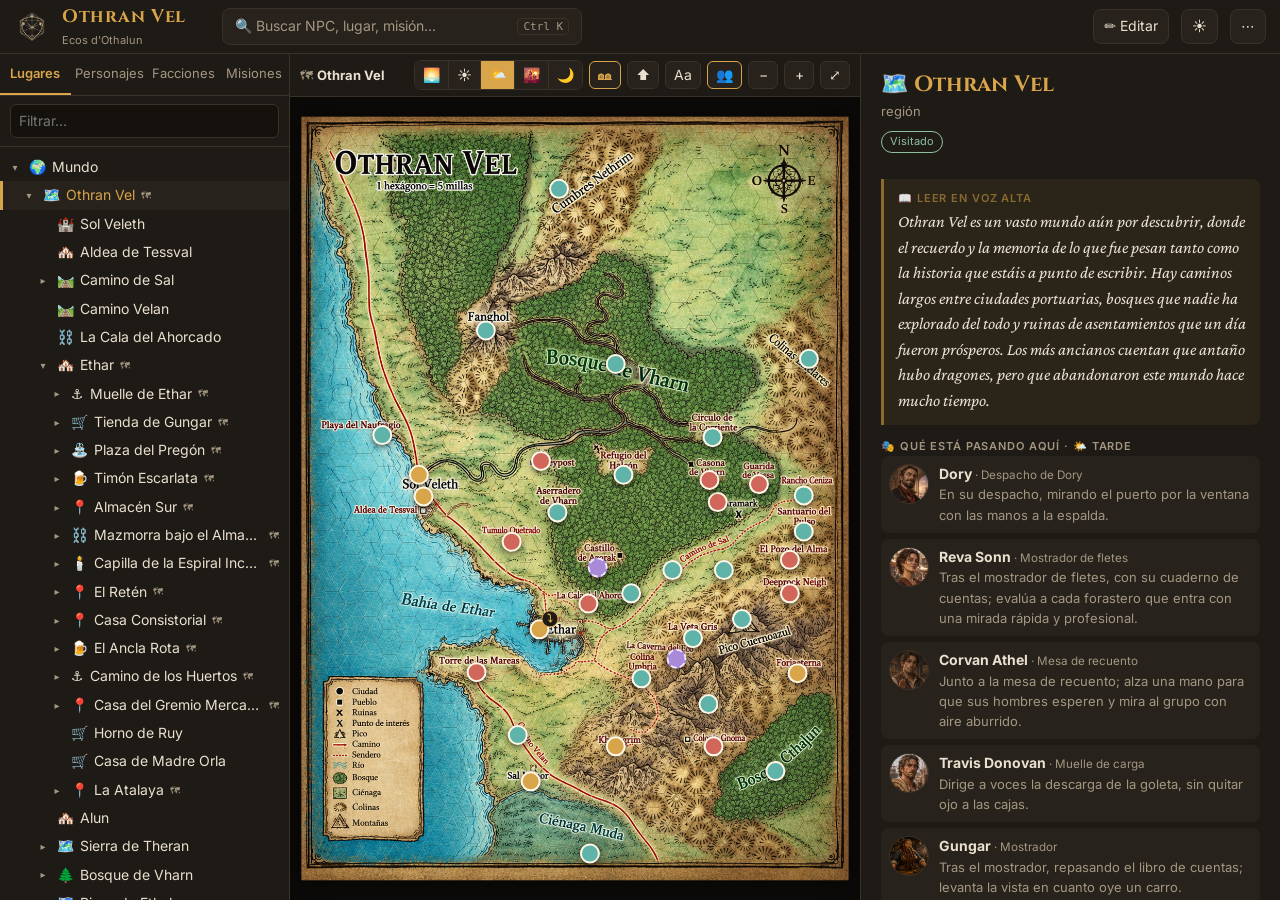
<file: campaign/index.html>
<!doctype html>
<html lang="es">
<head>
<meta charset="utf-8">
<meta name="viewport" content="width=device-width, initial-scale=1">
<title>Othran Vel · Campaña</title>
<link rel="icon" href="img/othran vel logo.png">
<link rel="preconnect" href="https://fonts.googleapis.com">
<link href="https://fonts.googleapis.com/css2?family=Cinzel:wght@500;700&family=Crimson+Pro:ital,wght@0,400;0,600;1,400&family=Inter:wght@400;500;600&display=swap" rel="stylesheet">
<style>
:root {
  --bg: #15120e; --panel: #1e1a15; --panel2: #27221b; --line: #3a3228; --text: #e9e0cf; --dim: #a39782;
  --accent: #d9a54a; --accent2: #8fbf9f; --danger: #d0675a; --secret: #a98ad8; --read: #2a2419; --readline: #8a6a2e;
  --pin-town: #d9a54a; --pin-danger: #d0675a; --pin-secret: #a98ad8; --pin-other: #5fb3a8; --pin-room: #c9c1b0;
  --shadow: 0 4px 18px rgba(0,0,0,.45);
}
:root[data-theme="light"] {
  --bg: #efe6d2; --panel: #f8f2e4; --panel2: #efe5cf; --line: #d8c9a8; --text: #2d2418; --dim: #77684f;
  --accent: #9a6514; --accent2: #3f7a57; --danger: #a8402f; --secret: #6b4ca5; --read: #f3e7c8; --readline: #b8893a;
  --pin-town: #b77a17; --pin-danger: #b0442f; --pin-secret: #7650b8; --pin-other: #2f8378; --pin-room: #6c6252;
  --shadow: 0 4px 14px rgba(60,40,10,.18);
}
* { box-sizing: border-box; }
html, body { height: 100%; margin: 0; }
body { background: var(--bg); color: var(--text); font: 14px/1.45 Inter, system-ui, sans-serif; overflow: hidden; }
button { font: inherit; color: inherit; cursor: pointer; }
a { color: inherit; }
.app { display: grid; grid-template-rows: 54px 1fr; height: 100vh; }

/* Cabecera */
header { display: flex; align-items: center; gap: 12px; padding: 0 14px; background: var(--panel); border-bottom: 1px solid var(--line); }
header img { height: 36px; width: 36px; object-fit: cover; border-radius: 50%; }
.brand h1 { font: 700 18px Cinzel, serif; margin: 0; letter-spacing: .04em; color: var(--accent); }
.brand small { color: var(--dim); font-size: 11px; }
.search-btn { margin-left: 24px; flex: 0 1 360px; display: flex; align-items: center; gap: 8px; padding: 7px 12px; background: var(--panel2); border: 1px solid var(--line); border-radius: 8px; color: var(--dim); text-align: left; }
.search-btn kbd { margin-left: auto; font-size: 11px; border: 1px solid var(--line); border-radius: 4px; padding: 0 5px; }
.spacer { flex: 1; }
.hbtn { background: var(--panel2); border: 1px solid var(--line); border-radius: 8px; padding: 6px 10px; }
.hbtn.on { background: var(--accent); color: #1b1307; border-color: var(--accent); font-weight: 600; }
.menu { position: relative; }
.menu-list { position: absolute; right: 0; top: 40px; background: var(--panel); border: 1px solid var(--line); border-radius: 8px; box-shadow: var(--shadow); min-width: 220px; z-index: 50; display: none; padding: 4px; }
.menu-list.open { display: block; }
.menu-list button { display: block; width: 100%; text-align: left; background: none; border: 0; padding: 8px 10px; border-radius: 6px; }
.menu-list button:hover { background: var(--panel2); }

/* Columnas */
main { display: grid; grid-template-columns: 290px 1fr 420px; min-height: 0; }
aside, .detail { background: var(--panel); min-height: 0; display: flex; flex-direction: column; }
aside { border-right: 1px solid var(--line); }
.detail { border-left: 1px solid var(--line); overflow-y: auto; }
.tabs { display: flex; border-bottom: 1px solid var(--line); }
.tabs button { flex: 1; background: none; border: 0; padding: 10px 4px; color: var(--dim); border-bottom: 2px solid transparent; font-size: 13px; }
.tabs button.active { color: var(--accent); border-bottom-color: var(--accent); font-weight: 600; }
.list { overflow-y: auto; flex: 1; padding: 6px 0 20px; }
.list-tools { padding: 8px 10px; display: flex; gap: 6px; border-bottom: 1px solid var(--line); }
.list-tools input { flex: 1; }
input, textarea, select { background: var(--bg); color: var(--text); border: 1px solid var(--line); border-radius: 6px; padding: 6px 8px; font: inherit; }
textarea { width: 100%; resize: vertical; min-height: 60px; font-family: inherit; }
.group-title { font: 600 11px Inter; text-transform: uppercase; letter-spacing: .08em; color: var(--dim); padding: 12px 14px 4px; }

/* Árbol */
.node { display: flex; align-items: center; gap: 6px; padding: 4px 10px 4px 0; cursor: pointer; border-left: 3px solid transparent; white-space: nowrap; }
.node:hover { background: var(--panel2); }
.node.sel { background: var(--panel2); border-left-color: var(--accent); color: var(--accent); }
.node .tw { width: 16px; text-align: center; color: var(--dim); font-size: 10px; flex: none; }
.node .nm { overflow: hidden; text-overflow: ellipsis; }
.node .badge { font-size: 10px; color: var(--dim); }
.node.secret .nm { color: var(--secret); }

/* Filas de personajes */
.row { display: flex; align-items: center; gap: 10px; padding: 6px 14px; cursor: pointer; border-left: 3px solid transparent; }
.row:hover { background: var(--panel2); }
.row.sel { background: var(--panel2); border-left-color: var(--accent); }
.row .meta { min-width: 0; }
.row .meta b { display: block; font-weight: 600; white-space: nowrap; overflow: hidden; text-overflow: ellipsis; }
.row .meta span { display: block; font-size: 12px; color: var(--dim); white-space: nowrap; overflow: hidden; text-overflow: ellipsis; }
.row.dead b { text-decoration: line-through; color: var(--dim); }
.av { width: 34px; height: 34px; border-radius: 50%; flex: none; background: var(--panel2); border: 1px solid var(--line); display: grid; place-items: center; font: 600 12px Inter; color: var(--accent); object-fit: cover; object-position: top; }
.av.pc { border-color: var(--accent2); color: var(--accent2); }

/* Mapa */
.center { display: flex; flex-direction: column; min-width: 0; min-height: 0; background: #0b0a08; }
:root[data-theme="light"] .center { background: #d9ccb0; }
.mapbar { display: flex; align-items: center; gap: 6px; padding: 6px 10px; background: var(--panel); border-bottom: 1px solid var(--line); }
.crumbs { flex: 1; font-size: 13px; color: var(--dim); white-space: nowrap; overflow: hidden; text-overflow: ellipsis; }
.crumbs a { text-decoration: none; color: var(--dim); }
.crumbs a:hover { color: var(--accent); }
.crumbs b { color: var(--text); }
.mbtn { background: var(--panel2); border: 1px solid var(--line); border-radius: 6px; min-width: 30px; height: 28px; padding: 0 8px; }
.mbtn.on { border-color: var(--accent); color: var(--accent); }
.viewport { position: relative; flex: 1; overflow: hidden; cursor: grab; touch-action: none; }
.viewport.dragging { cursor: grabbing; }
.viewport.placing { cursor: crosshair; }
.stage { position: absolute; left: 0; top: 0; transform-origin: 0 0; }
.stage.anim { transition: transform .35s ease; }
.stage img.mapimg { display: block; user-select: none; -webkit-user-drag: none; box-shadow: 0 0 40px rgba(0,0,0,.6); }
.nomap { position: absolute; inset: 0; display: grid; place-items: center; color: var(--dim); text-align: center; padding: 30px; }
.pin { position: absolute; transform: translate(-50%, -50%) scale(var(--inv, 1)); display: flex; align-items: center; gap: 4px; }
.pin .dot { width: 20px; height: 20px; border-radius: 50%; background: var(--c, var(--pin-other)); border: 2px solid #fff8e6; box-shadow: 0 2px 6px rgba(0,0,0,.6); display: grid; place-items: center; font-size: 10px; color: #1b1307; font-weight: 700; cursor: pointer; transition: transform .12s; }
.pin.secret .dot { border-style: dashed; border-color: #f0e6ff; }
.pin:hover .dot { transform: scale(1.25); }
.pin.sel .dot { transform: scale(1.45); box-shadow: 0 0 0 4px rgba(217,165,74,.55), 0 2px 8px rgba(0,0,0,.7); }
.pin .lbl { position: absolute; left: 26px; top: 50%; transform: translateY(-50%); background: rgba(20,16,10,.88); color: #f3e9d4; padding: 2px 7px; border-radius: 5px; font-size: 12px; white-space: nowrap; pointer-events: none; display: none; }
.pin:hover .lbl, .pin.sel .lbl, .labels .pin .lbl { display: block; }
.pin.hasmap .dot::after { content: "⤵"; position: absolute; right: -9px; top: -9px; font-size: 11px; background: var(--panel); color: var(--accent); border-radius: 50%; width: 15px; height: 15px; display: grid; place-items: center; border: 1px solid var(--accent); }
.edit .pin .dot { cursor: move; }
.token { position: absolute; transform: translate(-50%, -50%) scale(var(--inv, 1)); cursor: pointer; z-index: 2; }
.token .av { width: 38px; height: 38px; border: 3px solid var(--accent2); box-shadow: 0 2px 8px rgba(0,0,0,.7); transition: transform .12s; }
.token:hover .av { transform: scale(1.15); }
.token.sel .av { border-color: var(--accent); box-shadow: 0 0 0 4px rgba(217,165,74,.55), 0 2px 8px rgba(0,0,0,.7); }
.token .lbl { position: absolute; left: 46px; top: 50%; transform: translateY(-50%); background: rgba(20,16,10,.92); color: #f3e9d4; padding: 4px 8px; border-radius: 6px; font-size: 12px; width: max-content; max-width: 240px; pointer-events: none; display: none; }
.token:hover .lbl, .token.sel .lbl { display: block; }
.edit .token { cursor: move; }
.token.vecino .av { width: 28px; height: 28px; border: 2px dashed #9a9080; opacity: .92; }
.token.vecino .lbl i { color: #b9ad97; }
.av.vecino { border: 2px dashed #9a9080; }
.token.enemigo .av, .av.enemigo { border-color: var(--danger); }
.token.enemigo .lbl i { color: #e7a093; }
.tag.enemy { color: var(--danger); border-color: var(--danger); }
.row.vecino .meta b { font-weight: 500; }
.tag.vecino { border-style: dashed; }
.group-title.toggle { cursor: pointer; }
.group-title.toggle:hover { color: var(--accent); }
.times { display: flex; border: 1px solid var(--line); border-radius: 7px; overflow: hidden; }
.times button { background: var(--panel2); border: 0; border-right: 1px solid var(--line); height: 28px; padding: 0 8px; font-size: 14px; }
.times button:last-child { border-right: 0; }
.times button.on { background: var(--accent); }
.away { color: var(--dim); font-style: italic; }
.scene { display: flex; gap: 10px; align-items: flex-start; padding: 8px; border-radius: 8px; background: var(--panel2); margin-bottom: 6px; cursor: pointer; }
.scene:hover { outline: 1px solid var(--accent); }
.scene .av { width: 40px; height: 40px; }
.scene b { display: block; }
.scene span { font-size: 13px; color: var(--dim); }
.doing { background: var(--panel2); border-left: 3px solid var(--accent2); border-radius: 0 8px 8px 0; padding: 8px 12px; margin: 0 0 14px; }
.doing h4 { margin: 0 0 3px; font: 600 11px Inter; text-transform: uppercase; letter-spacing: .08em; color: var(--accent2); }
.toast { position: absolute; left: 50%; bottom: 18px; transform: translateX(-50%); background: var(--panel); border: 1px solid var(--accent); border-radius: 8px; padding: 8px 14px; box-shadow: var(--shadow); font-size: 13px; z-index: 5; }

/* Ficha */
.card { padding: 18px 20px 40px; }
.hero { width: 100%; max-height: 240px; object-fit: cover; object-position: top; border-radius: 10px; border: 1px solid var(--line); margin-bottom: 14px; display: block; cursor: zoom-in; }
.card h2 { font: 700 22px/1.2 Cinzel, serif; margin: 0 0 4px; color: var(--accent); }
.sub { color: var(--dim); font-size: 13px; margin-bottom: 10px; }
.tags { display: flex; flex-wrap: wrap; gap: 6px; margin-bottom: 12px; }
.tag { font-size: 11px; padding: 2px 8px; border-radius: 99px; border: 1px solid var(--line); color: var(--dim); }
.tag.secret { color: var(--secret); border-color: var(--secret); }
.tag.dead { color: var(--danger); border-color: var(--danger); }
.tag.ok { color: var(--accent2); border-color: var(--accent2); }
.actions { display: flex; flex-wrap: wrap; gap: 6px; margin: 4px 0 14px; }
.btn { background: var(--panel2); border: 1px solid var(--line); border-radius: 7px; padding: 6px 11px; font-size: 13px; }
.btn.primary { background: var(--accent); color: #1b1307; border-color: var(--accent); font-weight: 600; }
.btn.danger { color: var(--danger); }
.read { background: var(--read); border-left: 3px solid var(--readline); border-radius: 0 8px 8px 0; padding: 12px 14px; font: italic 17px/1.5 "Crimson Pro", Georgia, serif; margin: 6px 0 14px; }
.read .h { font: 600 11px Inter; font-style: normal; letter-spacing: .08em; text-transform: uppercase; color: var(--readline); display: block; margin-bottom: 4px; }
.quote { font: italic 17px/1.4 "Crimson Pro", Georgia, serif; color: var(--accent); margin: 0 0 14px; }
.f { margin: 0 0 12px; }
.f h4 { margin: 0 0 3px; font: 600 11px Inter; text-transform: uppercase; letter-spacing: .08em; color: var(--dim); }
.f div { white-space: normal; }
.f.voice div { background: var(--panel2); border-radius: 8px; padding: 8px 10px; }
.dmbox { border: 1px dashed var(--secret); border-radius: 10px; padding: 10px 12px 2px; margin: 14px 0; }
.dmbox > .h { font: 600 11px Inter; letter-spacing: .08em; text-transform: uppercase; color: var(--secret); margin-bottom: 8px; display: flex; justify-content: space-between; cursor: pointer; }
.dmbox.closed > :not(.h) { display: none; }
.tbd { color: var(--dim); opacity: .7; font-style: italic; }
.lk { color: var(--accent); text-decoration: none; border-bottom: 1px dotted var(--accent); cursor: pointer; }
.lk.npc { color: var(--accent2); border-bottom-color: var(--accent2); }
.lk.fac { color: var(--secret); border-bottom-color: var(--secret); }
.chips { display: flex; flex-wrap: wrap; gap: 6px; }
.chip { display: inline-flex; align-items: center; gap: 6px; background: var(--panel2); border: 1px solid var(--line); border-radius: 99px; padding: 3px 10px 3px 3px; cursor: pointer; font-size: 13px; }
.chip:hover { border-color: var(--accent); }
.chip .av { width: 24px; height: 24px; font-size: 10px; }
.chip small { color: var(--dim); }
.chip.plain { padding: 3px 10px; }
.missing { font-size: 12px; color: var(--dim); margin-top: 20px; border-top: 1px solid var(--line); padding-top: 10px; }
.form label { display: block; font: 600 11px Inter; text-transform: uppercase; letter-spacing: .06em; color: var(--dim); margin: 10px 0 3px; }
.form input[type=text], .form select { width: 100%; }
.form .chk { display: flex; gap: 16px; margin-top: 10px; }
.form .chk label { display: flex; gap: 6px; align-items: center; text-transform: none; font: 13px Inter; color: var(--text); margin: 0; }
.empty { color: var(--dim); padding: 40px 20px; text-align: center; }

/* Buscador y visor de imagen */
.overlay { position: fixed; inset: 0; background: rgba(0,0,0,.55); display: none; z-index: 100; }
.overlay.open { display: block; }
.palette { width: min(620px, 92vw); margin: 10vh auto 0; background: var(--panel); border: 1px solid var(--line); border-radius: 12px; box-shadow: var(--shadow); overflow: hidden; }
.palette input { width: 100%; border: 0; border-bottom: 1px solid var(--line); border-radius: 0; padding: 14px 16px; font-size: 16px; background: var(--panel); outline: none; }
.results { max-height: 55vh; overflow-y: auto; }
.res { display: flex; gap: 10px; align-items: center; padding: 8px 14px; cursor: pointer; }
.res.active, .res:hover { background: var(--panel2); }
.res .k { font-size: 11px; color: var(--dim); margin-left: auto; }
.lightbox { place-items: center; cursor: zoom-out; }
.lightbox.open { display: grid; }
.lightbox img { max-width: 92vw; max-height: 92vh; border-radius: 8px; }
</style>
</head>
<body>
<div class="app">
  <header>
    <img id="logo" alt="">
    <div class="brand"><h1 id="title">Othran Vel</h1><small id="group"></small></div>
    <button class="search-btn" id="openSearch">🔍 Buscar NPC, lugar, misión… <kbd>Ctrl K</kbd></button>
    <div class="spacer"></div>
    <button class="hbtn" id="editToggle" title="Activa el modo edición para mover pins y editar fichas">✏️ Editar</button>
    <button class="hbtn" id="themeToggle" title="Tema claro / oscuro">☾</button>
    <div class="menu">
      <button class="hbtn" id="menuBtn">⋯</button>
      <div class="menu-list" id="menuList">
        <button data-act="export">💾 Exportar campaña (copia de seguridad)</button>
        <button data-act="import">📂 Importar campaña…</button>
        <button data-act="reset">↺ Restaurar datos del Word</button>
      </div>
    </div>
    <input type="file" id="importFile" accept=".json,application/json" hidden>
  </header>
  <main>
    <aside>
      <div class="tabs" id="tabs">
        <button data-tab="loc" class="active">Lugares</button>
        <button data-tab="npc">Personajes</button>
        <button data-tab="fac">Facciones</button>
        <button data-tab="quest">Misiones</button>
      </div>
      <div class="list-tools"><input id="filter" placeholder="Filtrar…"><button class="btn" id="addBtn" title="Añadir" hidden>＋</button></div>
      <div class="list" id="list"></div>
    </aside>
    <section class="center">
      <div class="mapbar">
        <div class="crumbs" id="crumbs"></div>
        <div class="times" id="times" title="Momento del día"></div>
        <button class="mbtn" id="vecinosBtn" title="Mostrar / ocultar vecinos (relleno)">🏘</button>
        <button class="mbtn" id="upBtn" title="Subir al mapa superior">⬆</button>
        <button class="mbtn" id="labelsBtn" title="Mostrar todas las etiquetas">Aa</button>
        <button class="mbtn" id="tokensBtn" title="Mostrar / ocultar personajes en el plano">👥</button>
        <button class="mbtn" id="zoomOut" title="Alejar">−</button>
        <button class="mbtn" id="zoomIn" title="Acercar">+</button>
        <button class="mbtn" id="fitBtn" title="Encajar mapa">⤢</button>
      </div>
      <div class="viewport" id="viewport"><div class="stage" id="stage"></div></div>
    </section>
    <div class="detail" id="detail"></div>
  </main>
</div>
<div class="overlay" id="searchOv"><div class="palette"><input id="searchIn" placeholder="Escribe un nombre…" autocomplete="off"><div class="results" id="results"></div></div></div>
<div class="overlay lightbox" id="lightbox"><img alt=""></div>

<script src="data/seed.js"></script>
<script src="data/images.js" onerror="window.IMAGES = {}"></script>
<script>
const STORE = 'othranvel.campaign.v1';
const PREFS = 'othranvel.prefs.v1';
const TBD = '[POR DEFINIR]';

let db = load();
let prefs = Object.assign({ theme: 'dark', tab: 'loc', labels: false, time: 'tarde', open: ['mundo', 'othran-vel', 'ethar'] }, safeGet(PREFS));
let route = { kind: 'loc', id: db.start, map: db.start };
let editMode = false, editing = false, placing = null;
const openNodes = new Set(prefs.open);

function safeGet(k) { try { return JSON.parse(localStorage.getItem(k)) || {}; } catch { return {}; } }
function load() {
  const saved = safeGet(STORE);
  if (!saved.locations) return structuredClone(window.SEED);
  // Suma lo nuevo del seed (fichas y campos) sin pisar lo editado ni resucitar lo borrado
  const gone = new Set(saved.deleted || []);
  for (const kind of ['locations', 'npcs', 'factions', 'quests']) {
    saved[kind] ??= {};
    for (const [id, o] of Object.entries(window.SEED[kind])) {
      if (gone.has(id)) continue;
      if (!saved[kind][id]) saved[kind][id] = structuredClone(o);
      else for (const [k, v] of Object.entries(o)) if (!(k in saved[kind][id])) saved[kind][id][k] = structuredClone(v);
    }
  }
  // Parches del seed: campos que se sobrescriben aunque ya estuvieran guardados (cambios de diseño)
  for (const p of window.SEED.patches || []) {
    if (p.v <= (saved.patchLevel || 0)) continue;
    const src = window.SEED[p.kind]?.[p.id], dst = saved[p.kind]?.[p.id];
    if (src && dst) for (const k of p.keys) { if (k in src) dst[k] = structuredClone(src[k]); else delete dst[k]; }
  }
  saved.patchLevel = Math.max(saved.patchLevel || 0, ...(window.SEED.patches || []).map(p => p.v));
  return saved;
}
function save() { try { localStorage.setItem(STORE, JSON.stringify(db)); } catch (e) { alert('No se pudo guardar: ' + e.message); } }
function savePrefs() { prefs.open = [...openNodes]; try { localStorage.setItem(PREFS, JSON.stringify(prefs)); } catch {} }

const $ = s => document.querySelector(s);
const esc = s => String(s ?? '').replace(/[&<>"]/g, c => ({ '&': '&amp;', '<': '&lt;', '>': '&gt;', '"': '&quot;' }[c]));
const src = p => p && !p.startsWith('data:') ? encodeURI(p) : p;
// Imagen de la ficha, o la detectada en img/npcs|lugares/<id>.* (data/images.js)
const imgOf = (o, kind) => o.image || (window.IMAGES?.[kind === 'loc' ? 'locations' : 'npcs'] || {})[o.id];
const isTbd = v => !v || !String(v).trim() || String(v).trim() === TBD;
const plainName = n => n.replace(/\s*«[^»]*»/g, '').trim();
const initials = n => plainName(n).split(/\s+/).filter(w => /^\p{Lu}/u.test(w)).slice(0, 2).map(w => w[0]).join('') || n[0];

/* ---------- Modelo ---------- */
const L = id => db.locations[id];
const children = id => Object.values(db.locations).filter(l => l.parent === id);
function ancestors(id) { const a = []; let l = L(id); while (l && l.parent) { l = L(l.parent); if (l) a.unshift(l); } return a; }
function mapHost(id) { let l = L(id); while (l) { if (l.map) return l.id; l = L(l.parent); } return null; }
// Mapa en el que aparece el pin de un lugar (o, sin pin, el mapa más cercano)
function mapForPin(id) { const l = L(id); if (!l) return null; return l.pin && l.parent ? mapHost(l.parent) : mapHost(id); }
function subtree(id) { const out = [id]; for (const c of children(id)) out.push(...subtree(c.id)); return out; }

function typeIcon(t = '') {
  t = t.toLowerCase();
  const m = [['estancia', '🚪'], ['mundo', '🌍'], ['región', '🗺️'], ['ciudad', '🏰'], ['pueblo', '🏘️'], ['mazmorra', '⛓️'], ['ruina', '🏚️'], ['bosque', '🌲'],
    ['taberna', '🍺'], ['tienda', '🛒'], ['templo', '🕯️'], ['plaza', '⛲'], ['sala', '▫️'], ['zona', '⚓'], ['camino', '🛤️'], ['volcán', '🌋'], ['minas', '⛏️']];
  for (const [k, i] of m) if (t.includes(k)) return i;
  return '📍';
}
function pinColor(l) {
  const t = (l.type || '').toLowerCase();
  if (l.secret) return 'var(--pin-secret)';
  if (t === 'sala' || t === 'estancia') return 'var(--pin-room)';
  if (/mazmorra|ruina/.test(t)) return 'var(--pin-danger)';
  if (/ciudad|pueblo|taberna|tienda|plaza|templo/.test(t)) return 'var(--pin-town)';
  return 'var(--pin-other)';
}

// Resolver nombres escritos a mano (NPCs/lugares) a fichas
let aliasIndex = null;
function buildAliases() {
  const map = new Map();
  const add = (alias, kind, id, min = 4) => { alias = alias.trim(); if (alias.length >= min && !map.has(alias)) map.set(alias, { kind, id }); };
  for (const n of Object.values(db.npcs)) add(n.name, 'npc', n.id), add(plainName(n.name), 'npc', n.id);
  // nombre de pila si es único
  const first = {};
  for (const n of Object.values(db.npcs)) { const w = plainName(n.name).split(' '); if (w.length > 1 && !/^(El|La|Maestro)$/.test(w[0])) (first[w[0]] ??= []).push(n.id); }
  for (const [w, ids] of Object.entries(first)) if (ids.length === 1) add(w, 'npc', ids[0]);
  if (db.npcs.maestro_kharzun || db.npcs['maestro-kharzun']) add('Kharzun', 'npc', 'maestro-kharzun');
  for (const f of Object.values(db.factions)) add(f.name, 'fac', f.id, 6);
  for (const l of Object.values(db.locations)) if (l.id !== 'mundo' && l.type !== 'sala') map.set(l.name, { kind: 'loc', id: l.id });
  map.delete('Solo'); // "solo" es palabra común; se enlaza desde las listas, no del texto
  const keys = [...map.keys()].sort((a, b) => b.length - a.length).map(k => k.replace(/[.*+?^${}()|[\]\\]/g, '\\$&'));
  aliasIndex = { map, re: keys.length ? new RegExp(`(?<![\\p{L}])(${keys.map(k => esc(k)).join('|')})(?![\\p{L}])`, 'gu') : null };
}
function resolveName(text) {
  if (!aliasIndex) buildAliases();
  const t = (text || '').trim();
  if (aliasIndex.map.has(t)) return aliasIndex.map.get(t);
  const p = plainName(t); if (aliasIndex.map.has(p)) return aliasIndex.map.get(p);
  return null;
}
// Momento del día: la tarde es la escena por defecto (spot/doing); el resto viene de n.schedule
const TIMES = [['amanecer', '🌅', 'Amanecer'], ['manana', '☀️', 'Mañana'], ['tarde', '🌤️', 'Tarde'], ['anochecer', '🌇', 'Anochecer'], ['noche', '🌙', 'Noche']];
const timeLabel = t => TIMES.find(x => x[0] === t)?.[2] || t;
function now(n) {
  const s = prefs.time !== 'tarde' && n.schedule?.[prefs.time];
  if (!s) return { spot: n.spot, doing: n.doing };
  if (s.away) return { spot: null, doing: s.doing, away: true };
  return { spot: s.at ? { at: s.at, pin: s.pin } : n.spot, doing: s.doing ?? n.doing };
}
// Mueve a un NPC en el plano para el momento del día actual
function setNpcPos(n, at, pin) {
  if (prefs.time === 'tarde' || !n.schedule?.[prefs.time]) {
    if (prefs.time === 'tarde') { n.spot = { at, pin }; return; }
    n.schedule ??= {};
    n.schedule[prefs.time] = { doing: now(n).doing };
  }
  Object.assign(n.schedule[prefs.time], { at, pin }); delete n.schedule[prefs.time].away;
}
const isVecino = n => n.tier === 'vecino';
const isEnemy = n => n.tier === 'enemigo';
// Vínculos familiares (seed.families: «de» es «rel» de «a»; visto desde «a» es «inv»)
function familyOf(n) {
  return (window.SEED.families || []).flatMap(f => f.de === n.id ? [{ id: f.a, rel: f.rel, nota: f.nota }] : f.a === n.id ? [{ id: f.de, rel: f.inv, nota: f.nota }] : [])
    .filter(x => db.npcs[x.id]);
}
// Imagen de la ficha de juego en Bestiary/ («Bugbear Warrior (x2)» -> «Bugbear Warrior»)
const sheetImg = n => n.sheet && (window.SEED.bestiary || {})[n.sheet.replace(/\s*\(.*\)\s*$/, '').trim()];
function npcLocation(n) {
  const sp = now(n).spot;
  if (sp?.at && L(sp.at)) return sp.at;
  const t = n.location || '';
  if (!t || /^Paradero/.test(t)) return null;
  let best = null;
  for (const l of Object.values(db.locations)) {
    if (l.id === 'mundo') continue;
    const i = t.indexOf(l.name);
    if (i >= 0 && (!best || i < best.i || (i === best.i && l.name.length > best.len))) best = { id: l.id, i, len: l.name.length };
  }
  return best && best.id;
}
function fmt(text, selfId) {
  if (isTbd(text)) return `<span class="tbd">${esc(text || TBD)}</span>`;
  if (!aliasIndex) buildAliases();
  let h = esc(text).replaceAll(esc(TBD), `<span class="tbd">${TBD}</span>`);
  if (aliasIndex.re) h = h.replace(aliasIndex.re, m => {
    const r = aliasIndex.map.get(m.replace(/&quot;/g, '"').replace(/&amp;/g, '&'));
    if (!r || r.id === selfId) return m;
    return `<a class="lk ${r.kind}" href="#/${r.kind}/${r.id}">${m}</a>`;
  });
  return h.replace(/\n/g, '<br>');
}

/* ---------- Rutas ---------- */
// Mapa por defecto al abrir un lugar: el suyo propio si lo tiene
const defaultMap = id => L(id).map ? id : mapForPin(id);
// Mapa en el que se ve a un NPC: su ficha en el plano o el pin de su lugar
function npcMap(n) {
  const sp = now(n).spot;
  if (sp?.pin && sp.at && L(sp.at)) return mapHost(sp.at);
  const at = npcLocation(n);
  return at ? mapForPin(at) : null;
}
function go(kind, id, map) {
  if (!map) map = kind === 'loc' ? defaultMap(id) : kind === 'npc' ? (npcMap(db.npcs[id]) || route.map) : route.map;
  location.hash = `#/${kind}/${id}` + (map ? `?m=${map}` : '');
}
function enter(id) { go('loc', id, defaultMap(id)); }
function parseHash() {
  const m = location.hash.match(/^#\/(loc|npc|fac|quest)\/([^?]+)(?:\?m=(.+))?$/);
  if (!m) return { kind: 'loc', id: db.start, map: db.start };
  const [, kind, id, map] = m;
  const coll = { loc: db.locations, npc: db.npcs, fac: db.factions, quest: db.quests }[kind];
  if (!coll[id]) return { kind: 'loc', id: db.start, map: db.start };
  let mp = map && L(map) && L(map).map ? map : null;
  if (!mp) mp = kind === 'loc' ? defaultMap(id) : kind === 'npc' && npcMap(coll[id]) ? npcMap(coll[id]) : route.map;
  return { kind, id, map: mp };
}
window.addEventListener('hashchange', () => { const prevMap = route.map; route = parseHash(); editing = false; renderAll(prevMap !== route.map); });

/* ---------- Lista lateral ---------- */
function renderList() {
  document.querySelectorAll('#tabs button').forEach(b => b.classList.toggle('active', b.dataset.tab === prefs.tab));
  const q = $('#filter').value.trim().toLowerCase();
  const el = $('#list');
  $('#addBtn').hidden = !editMode || prefs.tab === 'loc';
  if (prefs.tab === 'loc') {
    if (q) {
      const hits = Object.values(db.locations).filter(l => l.name.toLowerCase().includes(q));
      el.innerHTML = hits.map(l => `<div class="node ${route.kind === 'loc' && route.id === l.id ? 'sel' : ''} ${l.secret ? 'secret' : ''}" data-loc="${l.id}" style="padding-left:12px"><span>${typeIcon(l.type)}</span><span class="nm">${esc(l.name)}</span></div>`).join('') || '<div class="empty">Nada</div>';
    } else {
      const path = route.kind === 'loc' ? ancestors(route.id).map(a => a.id) : [];
      path.forEach(p => openNodes.add(p));
      el.innerHTML = treeHtml('mundo', 0);
    }
  } else if (prefs.tab === 'npc') {
    const all = Object.values(db.npcs).filter(n => !q || (n.name + ' ' + (n.role || '')).toLowerCase().includes(q));
    const etharIds = new Set(subtree('ethar'));
    const main = n => !isVecino(n) && !isEnemy(n);
    const groups = [['El grupo', n => n.pc], ['En Ethar', n => main(n) && etharIds.has(npcLocation(n))], ['Resto del mundo', n => main(n) && npcLocation(n)],
      ['Sin ubicación fija', main], ['Enemigos (mazmorras)', isEnemy, 'enemigos'], ['Vecinos de Ethar (relleno)', isVecino, 'vecinos']];
    const used = new Set(); let html = '';
    for (const [title, test, fold] of groups) {
      const items = all.filter(n => !used.has(n.id) && test(n));
      items.forEach(n => used.add(n.id));
      if (!items.length) continue;
      // el grupo de vecinos va plegado salvo que se despliegue o se esté filtrando
      const open = !fold || q || (prefs.folds || {})[fold];
      html += fold ? `<div class="group-title toggle" data-fold="${fold}">${open ? '▾' : '▸'} ${title} · ${items.length}</div>` : `<div class="group-title">${title} · ${items.length}</div>`;
      if (open) html += items.map(npcRow).join('');
    }
    el.innerHTML = html || '<div class="empty">Nada</div>';
  } else {
    const coll = prefs.tab === 'fac' ? db.factions : db.quests;
    const items = Object.values(coll).filter(x => !q || x.name.toLowerCase().includes(q));
    el.innerHTML = items.map(x => `<div class="row ${route.kind === prefs.tab && route.id === x.id ? 'sel' : ''}" data-${prefs.tab}="${x.id}"><div class="meta"><b>${esc(x.name)}</b><span>${esc(prefs.tab === 'quest' ? (x.status || '') : (x.leader || ''))}</span></div></div>`).join('') || '<div class="empty">Nada</div>';
  }
}
function treeHtml(id, depth) {
  const l = L(id); if (!l) return '';
  const kids = children(id);
  const open = openNodes.has(id);
  const sel = route.kind === 'loc' && route.id === id;
  let h = `<div class="node ${sel ? 'sel' : ''} ${l.secret ? 'secret' : ''}" data-loc="${id}" style="padding-left:${depth * 14 + 4}px">
    <span class="tw" data-toggle="${kids.length ? id : ''}">${kids.length ? (open ? '▾' : '▸') : ''}</span>
    <span>${typeIcon(l.type)}</span><span class="nm">${esc(l.name)}</span>${l.map ? '<span class="badge">🗺</span>' : ''}${l.secret ? '<span class="badge">🔒</span>' : ''}</div>`;
  if (open) h += kids.map(k => treeHtml(k.id, depth + 1)).join('');
  return h;
}
function avatar(n, cls = '') {
  const im = imgOf(n, 'npc'); cls += n.pc ? ' pc' : isVecino(n) ? ' vecino' : isEnemy(n) ? ' enemigo' : '';
  return im ? `<img class="av ${cls}" src="${src(im)}" alt="">` : `<span class="av ${cls}">${esc(initials(n.name))}</span>`;
}
function isDead(n) { return /muert/i.test(n.status || ''); }
function npcRow(n) {
  const sel = route.kind === 'npc' && route.id === n.id;
  return `<div class="row ${sel ? 'sel' : ''} ${isDead(n) ? 'dead' : ''} ${isVecino(n) ? 'vecino' : ''}" data-npc="${n.id}">${avatar(n)}<div class="meta"><b>${esc(n.name)}${isDead(n) ? ' †' : ''}</b><span>${esc(n.role || '')}</span></div></div>`;
}
$('#list').addEventListener('click', e => {
  const fold = e.target.closest('[data-fold]')?.dataset.fold;
  if (fold) { prefs.folds ??= {}; prefs.folds[fold] = !prefs.folds[fold]; savePrefs(); renderList(); return; }
  const t = e.target.closest('[data-toggle]');
  if (t && t.dataset.toggle) { const id = t.dataset.toggle; openNodes.has(id) ? openNodes.delete(id) : openNodes.add(id); savePrefs(); renderList(); return; }
  const n = e.target.closest('[data-loc],[data-npc],[data-fac],[data-quest]'); if (!n) return;
  if (n.dataset.loc) { openNodes.add(n.dataset.loc); savePrefs(); enter(n.dataset.loc); }
  else if (n.dataset.npc) go('npc', n.dataset.npc);
  else if (n.dataset.fac) go('fac', n.dataset.fac);
  else go('quest', n.dataset.quest);
});
$('#tabs').addEventListener('click', e => { const b = e.target.closest('button'); if (!b) return; prefs.tab = b.dataset.tab; $('#filter').value = ''; savePrefs(); renderList(); });
$('#filter').addEventListener('input', renderList);
$('#addBtn').addEventListener('click', () => {
  const kind = prefs.tab, coll = { npc: db.npcs, fac: db.factions, quest: db.quests }[kind];
  const id = uniqueId(coll, 'nuevo');
  coll[id] = { id, name: kind === 'npc' ? 'Nuevo NPC' : kind === 'fac' ? 'Nueva facción' : 'Nueva misión' };
  if (kind === 'npc' && route.kind === 'loc') coll[id].location = L(route.id).name;
  save(); aliasIndex = null; editing = true; go(kind, id);
});
function uniqueId(coll, base) { let i = 1, id = base; while (coll[id]) id = `${base}-${++i}`; return id; }

/* ---------- Mapa ---------- */
const vp = $('#viewport'), stage = $('#stage');
let view = { s: 1, x: 0, y: 0, w: 0, h: 0, fit: 1 }, shownMap = null;

function renderMap(force) {
  const mapId = route.map;
  if (mapId !== shownMap || force) {
    shownMap = mapId;
    stage.innerHTML = ''; vp.querySelector('.nomap')?.remove();
    if (!mapId) { vp.insertAdjacentHTML('beforeend', '<div class="nomap">Este lugar todavía no tiene mapa.<br>Puedes añadir uno en modo edición (campo «Mapa»).</div>'); renderCrumbs(); return; }
    const img = new Image(); img.className = 'mapimg'; img.draggable = false;
    img.onload = () => { view.w = img.naturalWidth; view.h = img.naturalHeight; fitView(false); focusSelected(false); };
    img.src = src(L(mapId).map);
    stage.appendChild(img);
    const layer = document.createElement('div'); layer.id = 'pins'; layer.style.cssText = 'position:absolute;inset:0';
    stage.appendChild(layer);
  }
  renderPins(); renderCrumbs();
}
function pinsOn(mapId) { return Object.values(db.locations).filter(l => l.pin && l.parent && mapHost(l.parent) === mapId); }
function tokensOn(mapId) {
  return Object.values(db.npcs).filter(n => {
    if (isVecino(n) && prefs.vecinos === false) return false;
    const sp = now(n).spot;
    return sp?.pin && sp.at && L(sp.at) && mapHost(sp.at) === mapId;
  });
}
function selectedPinId() {
  let id = route.kind === 'loc' ? route.id : route.kind === 'npc' ? npcLocation(db.npcs[route.id]) : null;
  const on = new Set(pinsOn(route.map).map(l => l.id));
  while (id && !on.has(id)) id = L(id)?.parent;
  return id;
}
function renderPins() {
  const layer = $('#pins'); if (!layer) return;
  stage.parentElement.classList.toggle('labels', prefs.labels);
  const sel = selectedPinId();
  layer.innerHTML = pinsOn(route.map).map(l => `<div class="pin ${l.secret ? 'secret' : ''} ${l.map ? 'hasmap' : ''} ${sel === l.id ? 'sel' : ''}" data-pin="${l.id}" style="left:${l.pin[0] * 100}%;top:${l.pin[1] * 100}%;--c:${pinColor(l)}">
     <div class="dot">${esc(l.num || (l.type === 'sala' ? l.name.replace('Sala R', '') : ''))}</div><div class="lbl">${esc(l.name)}${l.map ? ' · doble clic para entrar' : ''}</div></div>`).join('')
    + (prefs.tokens === false ? '' : tokensOn(route.map).map(n => { const t = now(n); return `<div class="token ${isVecino(n) ? 'vecino' : ''} ${isEnemy(n) ? 'enemigo' : ''} ${route.kind === 'npc' && route.id === n.id ? 'sel' : ''}" data-token="${n.id}" style="left:${t.spot.pin[0] * 100}%;top:${t.spot.pin[1] * 100}%">
     ${avatar(n)}<div class="lbl"><b>${esc(plainName(n.name))}</b>${isVecino(n) ? ' <i>· vecino</i>' : ''}${isEnemy(n) ? ` <i>· ${esc(n.sheet || 'enemigo')}</i>` : ''}${t.doing ? `<br>${esc(t.doing)}` : ''}</div></div>`; }).join(''));
  applyView();
}
function renderCrumbs() {
  const m = route.map;
  if (!m) { $('#crumbs').innerHTML = ''; return; }
  const chain = [...ancestors(m), L(m)].filter(l => l.map || l.id === m);
  $('#crumbs').innerHTML = '🗺 ' + chain.map(l => l.id === m ? `<b>${esc(l.name)}</b>` : `<a href="#/loc/${l.id}?m=${l.id}">${esc(l.name)}</a>`).join(' › ');
  $('#upBtn').disabled = !mapHost(L(m).parent);
}
function applyView() {
  stage.style.transform = `translate(${view.x}px,${view.y}px) scale(${view.s})`;
  stage.style.setProperty('--inv', 1 / view.s);
  const img = stage.querySelector('img'); if (img && view.w) { img.style.width = view.w + 'px'; img.style.height = view.h + 'px'; }
  const layer = $('#pins'); if (layer && view.w) { layer.style.width = view.w + 'px'; layer.style.height = view.h + 'px'; }
}
function fitView(anim = true) {
  if (!view.w) return;
  const r = vp.getBoundingClientRect();
  view.fit = Math.min(r.width / view.w, r.height / view.h) * 0.96;
  view.s = view.fit; view.x = (r.width - view.w * view.s) / 2; view.y = (r.height - view.h * view.s) / 2;
  animate(anim); applyView();
}
function focusSelected(anim = true) {
  const id = selectedPinId(); if (!id || !view.w) return;
  // si el mapa es el propio lugar seleccionado, no hacemos zoom
  if (route.kind === 'loc' && route.id === route.map) return;
  const l = L(id), r = vp.getBoundingClientRect();
  const s = Math.max(view.s, view.fit * 1.8);
  const px = l.pin[0] * view.w * s, py = l.pin[1] * view.h * s;
  const visible = px + view.x > 60 && px + view.x < r.width - 60 && py + view.y > 60 && py + view.y < r.height - 60;
  if (visible && view.s >= view.fit * 1.2) return;
  view.s = s; view.x = r.width / 2 - px; view.y = r.height / 2 - py;
  animate(anim); applyView();
}
function animate(on) { stage.classList.toggle('anim', on); if (on) setTimeout(() => stage.classList.remove('anim'), 380); }
function zoomAt(f, cx, cy) {
  const ns = Math.min(Math.max(view.s * f, view.fit * 0.5), 6);
  view.x = cx - (cx - view.x) * (ns / view.s); view.y = cy - (cy - view.y) * (ns / view.s); view.s = ns; applyView();
}
vp.addEventListener('wheel', e => { e.preventDefault(); const r = vp.getBoundingClientRect(); zoomAt(e.deltaY < 0 ? 1.15 : 1 / 1.15, e.clientX - r.left, e.clientY - r.top); }, { passive: false });
$('#zoomIn').onclick = () => { const r = vp.getBoundingClientRect(); animate(true); zoomAt(1.4, r.width / 2, r.height / 2); };
$('#zoomOut').onclick = () => { const r = vp.getBoundingClientRect(); animate(true); zoomAt(1 / 1.4, r.width / 2, r.height / 2); };
$('#fitBtn').onclick = () => fitView(true);
function renderTimes() {
  $('#times').innerHTML = TIMES.map(([k, ico, lb]) => `<button data-time="${k}" class="${prefs.time === k ? 'on' : ''}" title="${lb}">${ico}</button>`).join('');
}
$('#times').onclick = e => {
  const b = e.target.closest('[data-time]'); if (!b) return;
  prefs.time = b.dataset.time; savePrefs(); renderTimes();
  toast(`${TIMES.find(t => t[0] === prefs.time)[1]} ${timeLabel(prefs.time)}`); setTimeout(hideToast, 1200);
  renderList(); renderPins(); renderDetail();
};
$('#vecinosBtn').onclick = () => { prefs.vecinos = prefs.vecinos === false; $('#vecinosBtn').classList.toggle('on', prefs.vecinos !== false); savePrefs(); renderPins(); };
$('#tokensBtn').onclick =() => { prefs.tokens = prefs.tokens === false; $('#tokensBtn').classList.toggle('on', prefs.tokens !== false); savePrefs(); renderPins(); };
$('#labelsBtn').onclick =() => { prefs.labels = !prefs.labels; $('#labelsBtn').classList.toggle('on', prefs.labels); savePrefs(); renderPins(); };
$('#upBtn').onclick = () => { const up = mapHost(L(route.map).parent); if (up) go('loc', route.map, up); };

let drag = null;
vp.addEventListener('pointerdown', e => {
  if (e.button !== 0) return;
  const pin = e.target.closest('[data-pin],[data-token]');
  drag = { sx: e.clientX, sy: e.clientY, x: view.x, y: view.y, moved: false, pin: editMode && pin ? true : null, pinEl: pin };
  vp.setPointerCapture(e.pointerId);
});
vp.addEventListener('pointermove', e => {
  if (!drag) return;
  const dx = e.clientX - drag.sx, dy = e.clientY - drag.sy;
  if (!drag.moved && Math.hypot(dx, dy) < 4) return;
  drag.moved = true;
  if (drag.pin) {
    const p = toImage(e); drag.pinEl.style.left = p[0] * 100 + '%'; drag.pinEl.style.top = p[1] * 100 + '%'; drag.pos = p;
  } else { vp.classList.add('dragging'); view.x = drag.x + dx; view.y = drag.y + dy; applyView(); }
});
vp.addEventListener('pointerup', e => {
  if (!drag) return;
  vp.classList.remove('dragging');
  const d = drag; drag = null;
  if (d.pin && d.moved && d.pos) {
    if (d.pinEl.dataset.pin) L(d.pinEl.dataset.pin).pin = d.pos;
    else { const n = db.npcs[d.pinEl.dataset.token]; setNpcPos(n, now(n).spot.at, d.pos); }
    save(); return;
  }
  if (d.moved) return;
  if (placing && view.w) {
    const p = placing; placing = null; vp.classList.remove('placing'); hideToast();
    if (p.npc) {
      const n = db.npcs[p.npc];
      // si ya estaba en una estancia de este plano la conserva; si no, queda en el lugar del plano
      const cur = now(n).spot;
      const at = cur?.at && L(cur.at) && mapHost(cur.at) === route.map ? cur.at : route.map;
      setNpcPos(n, at, toImage(e)); save(); go('npc', p.npc, route.map);
    } else { L(p.loc).pin = toImage(e); save(); go('loc', p.loc, route.map); }
    renderPins(); return;
  }
  if (d.pinEl?.dataset.pin) go('loc', d.pinEl.dataset.pin, route.map);
  else if (d.pinEl?.dataset.token) go('npc', d.pinEl.dataset.token, route.map);
});
vp.addEventListener('dblclick', e => { const pin = e.target.closest('[data-pin]'); if (pin && L(pin.dataset.pin).map) enter(pin.dataset.pin); });
function toImage(e) {
  const r = vp.getBoundingClientRect();
  const x = (e.clientX - r.left - view.x) / view.s / view.w, y = (e.clientY - r.top - view.y) / view.s / view.h;
  return [+Math.min(Math.max(x, 0), 1).toFixed(4), +Math.min(Math.max(y, 0), 1).toFixed(4)];
}
function toast(msg) { hideToast(); vp.insertAdjacentHTML('beforeend', `<div class="toast" id="toast">${msg}</div>`); }
function hideToast() { $('#toast')?.remove(); }
window.addEventListener('resize', () => fitView(false));

/* ---------- Fichas ---------- */
const LOC_FIELDS = [['read', 'Descripción para leer'], ['ambience', 'Ambiente'], ['where', 'Ubicación aproximada'], ['faction', 'Facción o gobierno'],
  ['dm', 'Notas del máster'], ['npcs', 'NPCs (texto del Word)'], ['items', 'Objetos, precios, servicios'], ['hooks', 'Ganchos / pistas'], ['tone', 'Tono'], ['situation', 'Situación actual']];
const NPC_FIELDS = [['doing', 'Qué está haciendo ahora'], ['sheet', 'Ficha de juego'], ['race', 'Raza'], ['role', 'Rol / ocupación'], ['location', 'Dónde se encuentra'], ['faction', 'Facción'], ['status', 'Estado'], ['known', '¿Lo conocen los jugadores?'],
  ['quote', 'Frase típica'], ['look', 'Aspecto físico'], ['personality', 'Personalidad'], ['voice', 'Voz y gestos'], ['wants', 'Qué quiere'], ['knows', 'Qué sabe'],
  ['secrets', 'Secretos'], ['pcRel', 'Relación con los jugadores'], ['npcRel', 'Relación con otros NPCs']];
const FAC_FIELDS = [['desc', 'Descripción'], ['goals', 'Objetivos'], ['leader', 'Líder'], ['members', 'Miembros conocidos'], ['pcRel', 'Relación con los jugadores']];
const QUEST_FIELDS = [['giver', 'Quién la da'], ['where', 'Dónde'], ['status', 'Estado'], ['summary', 'Resumen'], ['dm', 'Notas del máster']];
const FIELDS = { loc: LOC_FIELDS, npc: NPC_FIELDS, fac: FAC_FIELDS, quest: QUEST_FIELDS };
const label = (kind, k) => FIELDS[kind].find(f => f[0] === k)?.[1] || k;

function current() { return { loc: db.locations, npc: db.npcs, fac: db.factions, quest: db.quests }[route.kind][route.id]; }
function field(kind, obj, k, cls = '') { return isTbd(obj[k]) ? '' : `<div class="f ${cls}"><h4>${label(kind, k)}</h4><div>${fmt(obj[k], obj.id)}</div></div>`; }
function missing(kind, obj, keys) {
  const m = keys.filter(k => isTbd(obj[k]) && (obj[k] !== undefined || kind !== 'loc')).map(k => label(kind, k));
  return m.length ? `<div class="missing">Por definir: ${m.join(', ')}</div>` : '';
}
function dmBox(inner, title = 'Solo máster') {
  if (!inner.trim()) return '';
  return `<div class="dmbox ${prefs.dmClosed ? 'closed' : ''}"><div class="h" data-dmtoggle>🔒 ${title}<span>${prefs.dmClosed ? 'mostrar' : 'ocultar'}</span></div>${inner}</div>`;
}

function renderDetail() {
  const el = $('#detail'), o = current();
  if (!o) { el.innerHTML = '<div class="empty">Elige algo en la lista o en el mapa</div>'; return; }
  if (editing) { el.innerHTML = editForm(route.kind, o); return; }
  el.innerHTML = `<div class="card">${({ loc: locCard, npc: npcCard, fac: facCard, quest: questCard })[route.kind](o)}</div>`;
}
function editActions(kind, o) {
  if (!editMode) return '';
  let h = `<button class="btn primary" data-act="edit">✏️ Editar ficha</button>`;
  if (kind === 'loc') {
    h += `<button class="btn" data-act="addChild">＋ Sublugar</button><button class="btn" data-act="addNpcHere">＋ NPC aquí</button>`;
    if (o.parent && mapHost(o.parent)) h += `<button class="btn" data-act="place">📍 ${o.pin ? 'Recolocar' : 'Colocar'} en el mapa</button>`;
  }
  if (kind === 'npc' && route.map) {
    h += `<button class="btn" data-act="placeNpc">📍 Situar en «${esc(L(route.map).name)}»</button>`;
    if (now(o).spot) h += `<button class="btn" data-act="unplaceNpc">✕ Quitar del plano (${timeLabel(prefs.time).toLowerCase()})</button>`;
  }
  if (o.id !== 'mundo' && o.id !== db.start) h += `<button class="btn danger" data-act="delete">🗑 Borrar</button>`;
  return `<div class="actions">${h}</div>`;
}
function locCard(l) {
  const crumbs = ancestors(l.id).filter(a => a.id !== 'mundo').map(a => `<a class="lk" href="#/loc/${a.id}">${esc(a.name)}</a>`).join(' › ');
  const ids = new Set(subtree(l.id));
  const npcs = Object.values(db.npcs).filter(n => ids.has(npcLocation(n)));
  // NPCs mencionados en el texto del lugar que no tengan ubicación aquí
  const named = (l.npcs || '').split(/,(?![^(]*\))/).map(s => resolveName(s.replace(/\(.*?\)/g, '')))
    .filter(r => r && r.kind === 'npc' && !npcs.some(n => n.id === r.id)).map(r => db.npcs[r.id]);
  const kids = children(l.id);
  // escena según el momento del día: primero los principales, luego los vecinos
  const byTier = (a, b) => isVecino(a) - isVecino(b);
  const scene = npcs.filter(n => !isTbd(now(n).doing) && !now(n).away).sort(byTier);
  const rest = npcs.filter(n => isTbd(now(n).doing) || now(n).away).concat(named).sort(byTier);
  const chip = n => { const at = npcLocation(n); const sub = at && at !== l.id ? ` <small>· ${esc(L(at).name)}</small>` : ''; return `<span class="chip" data-npc="${n.id}">${avatar(n)}${esc(plainName(n.name))}${isDead(n) ? ' †' : ''}${sub}</span>`; };
  const enterBtn = l.map && route.map !== l.id ? `<button class="btn primary" data-act="enter">🗺 Abrir mapa de ${esc(l.name)}</button>` : '';
  const showOn = !l.map && l.pin && route.map !== mapForPin(l.id) ? `<button class="btn" data-act="show">📍 Ver en el mapa</button>` : '';
  return `${imgOf(l, 'loc') ? `<img class="hero" src="${src(imgOf(l, 'loc'))}" alt="" data-zoom>` : ''}
    <h2>${typeIcon(l.type)} ${esc(l.name)}</h2>
    <div class="sub">${esc(l.type || '')}${crumbs ? ' · ' + crumbs : ''}</div>
    <div class="tags">${l.visited ? '<span class="tag ok">Visitado</span>' : (l.id !== 'mundo' ? '<span class="tag">No visitado</span>' : '')}${l.secret ? '<span class="tag secret">🔒 Secreto</span>' : ''}${l.pin || l.id === 'mundo' || l.id === db.start ? '' : '<span class="tag">Sin pin</span>'}</div>
    <div class="actions">${enterBtn}${showOn}</div>${editActions('loc', l)}
    ${!isTbd(l.read) ? `<div class="read"><span class="h">📖 Leer en voz alta</span>${fmt(l.read, l.id)}</div>` : ''}
    ${field('loc', l, 'situation')}${field('loc', l, 'tone')}${field('loc', l, 'ambience')}
    ${scene.length ? `<div class="f"><h4>🎭 Qué está pasando aquí · ${TIMES.find(t => t[0] === prefs.time)[1]} ${timeLabel(prefs.time).toLowerCase()}</h4>${scene.map(n => { const at = npcLocation(n); return `<div class="scene" data-npc="${n.id}">${avatar(n)}<div><b>${esc(plainName(n.name))}${isVecino(n) ? ' <small style="color:var(--dim);font-weight:400;font-style:italic">vecino</small>' : ''}${at !== l.id ? ` <small style="color:var(--dim);font-weight:400">· ${esc(L(at).name)}</small>` : ''}</b><span>${esc(now(n).doing)}</span></div></div>`; }).join('')}</div>` : ''}
    ${rest.length ? `<div class="f"><h4>${scene.length ? 'También aquí' : 'Personajes aquí'} (${rest.length})</h4><div class="chips">${rest.map(chip).join('')}</div></div>` : ''}
    ${kids.length ? `<div class="f"><h4>Lugares dentro</h4><div class="chips">${kids.map(k => `<span class="chip plain" data-loc="${k.id}">${typeIcon(k.type)} ${esc(k.name)}</span>`).join('')}</div></div>` : ''}
    ${dmBox(field('loc', l, 'dm') + field('loc', l, 'hooks') + field('loc', l, 'items') + field('loc', l, 'faction') + field('loc', l, 'where'))}
    ${missing('loc', l, ['read', 'dm', 'hooks', 'items', 'faction'])}`;
}
function npcCard(n) {
  const at = npcLocation(n);
  return `${imgOf(n, 'npc') ? `<img class="hero" src="${src(imgOf(n, 'npc'))}" alt="" data-zoom>` : ''}
    <h2>${esc(n.name)}</h2>
    <div class="sub">${[n.race, n.role].filter(x => !isTbd(x)).map(esc).join(' · ')}</div>
    <div class="tags">${n.pc ? '<span class="tag ok">Personaje jugador</span>' : ''}${isVecino(n) ? '<span class="tag vecino">🏘 Vecino (relleno)</span>' : ''}${isEnemy(n) ? '<span class="tag enemy">⚔ Enemigo</span>' : ''}${!isTbd(n.sheet) ? `<span class="tag">📋 Ficha: ${esc(n.sheet)}</span>` : ''}${!isTbd(n.status) ? `<span class="tag ${isDead(n) ? 'dead' : ''}">${esc(n.status)}</span>` : ''}${!isTbd(n.known) && !n.pc ? `<span class="tag">Lo conocen: ${esc(n.known)}</span>` : ''}</div>
    <div class="actions">${at ? `<button class="btn" data-act="goLoc" data-id="${at}">📍 ${esc(L(at).name)}${L(at).type === 'estancia' ? ` · ${esc(L(L(at).parent).name)}` : ''}</button>` : ''}
      ${now(n).spot?.pin && route.map !== npcMap(n) ? `<button class="btn" data-act="showNpc">🗺 Ver en el plano</button>` : ''}
      ${sheetImg(n) ? `<button class="btn primary" data-act="sheet">📋 Ver ficha (${esc(n.sheet)})</button>` : ''}</div>${editActions('npc', n)}
    ${!isTbd(now(n).doing) ? `<div class="doing"><h4>🎭 ${TIMES.find(t => t[0] === prefs.time)[1]} ${timeLabel(prefs.time)}${now(n).away ? ' · fuera del plano' : ''}</h4><span class="${now(n).away ? 'away' : ''}">${fmt(now(n).doing, n.id)}</span></div>` : ''}
    ${n.schedule ? `<div class="f"><h4>Rutina del día</h4><div style="font-size:13px">${TIMES.map(([k, ico, lb]) => { const s = k === 'tarde' ? { doing: n.doing } : n.schedule[k]; return s?.doing ? `<div style="margin-bottom:3px;${k === prefs.time ? 'color:var(--accent)' : ''}">${ico} <b>${lb}:</b> ${esc(s.doing)}</div>` : ''; }).join('')}</div></div>` : ''}
    ${!isTbd(n.quote) ? `<p class="quote">${fmt(n.quote, n.id)}</p>` : ''}
    ${familyOf(n).length ? `<div class="f"><h4>👪 Familia</h4>${familyOf(n).map(r => { const o = db.npcs[r.id]; return `<div class="scene" data-npc="${o.id}">${avatar(o)}<div><b>${esc(r.rel.charAt(0).toUpperCase() + r.rel.slice(1))} ${esc(plainName(o.name))}</b>${r.nota ? `<span>${fmt(r.nota, n.id)}</span>` : ''}</div></div>`; }).join('')}</div>` : ''}
    ${field('npc', n, 'location')}${field('npc', n, 'look')}${field('npc', n, 'personality')}${field('npc', n, 'voice', 'voice')}
    ${field('npc', n, 'knows')}${field('npc', n, 'pcRel')}${field('npc', n, 'faction')}
    ${dmBox(field('npc', n, 'wants') + field('npc', n, 'secrets') + field('npc', n, 'npcRel'))}
    ${n.pc ? '' : missing('npc', n, ['look', 'personality', 'voice', 'wants', 'knows', 'secrets', 'quote'])}`;
}
function facCard(f) {
  return `<h2>⚑ ${esc(f.name)}</h2><div class="sub">Facción</div>${editActions('fac', f)}
    ${FAC_FIELDS.map(([k]) => field('fac', f, k)).join('')}${missing('fac', f, FAC_FIELDS.map(x => x[0]))}`;
}
function questCard(q) {
  return `<h2>📜 ${esc(q.name)}</h2><div class="tags">${!isTbd(q.status) ? `<span class="tag ${/complet/.test(q.status) ? 'ok' : ''}">${esc(q.status)}</span>` : ''}</div>${editActions('quest', q)}
    ${field('quest', q, 'giver')}${field('quest', q, 'where')}${field('quest', q, 'summary')}${dmBox(field('quest', q, 'dm'))}`;
}

function editForm(kind, o) {
  const fields = FIELDS[kind].filter(([k]) => kind !== 'loc' || o[k] !== undefined || !['tone', 'situation'].includes(k));
  let extra = '';
  if (kind === 'loc') {
    const opts = Object.values(db.locations).filter(l => !subtree(o.id).includes(l.id)).map(l => `<option value="${l.id}" ${l.id === o.parent ? 'selected' : ''}>${esc(l.name)}</option>`).join('');
    extra = `<label>Tipo</label><input type="text" name="type" value="${esc(o.type)}">
      ${o.id !== 'mundo' ? `<label>Dentro de</label><select name="parent">${opts}</select>` : ''}
      <label>Mapa (ruta de imagen, p. ej. maps/ethar.png)</label><input type="text" name="map" value="${esc(o.map)}">
      <label>Imagen (p. ej. img/lugares/taberna.png)</label><input type="text" name="image" value="${esc(o.image)}">
      <div class="chk"><label><input type="checkbox" name="visited" ${o.visited ? 'checked' : ''}> Visitado</label><label><input type="checkbox" name="secret" ${o.secret ? 'checked' : ''}> Secreto</label></div>`;
  } else if (kind === 'npc') {
    extra = `<label>Retrato (p. ej. img/npcs/dory.png)</label><input type="text" name="image" value="${esc(o.image)}">
      <div class="chk"><label><input type="checkbox" name="pc" ${o.pc ? 'checked' : ''}> Personaje jugador</label><label><input type="checkbox" name="vecino" ${isVecino(o) ? 'checked' : ''}> Vecino (relleno)</label></div>`;
  }
  const val = k => kind === 'npc' && k === 'doing' ? now(o).doing : o[k];
  const lbl = (k, lb) => kind === 'npc' && k === 'doing' ? `${lb} (${timeLabel(prefs.time).toLowerCase()})` : lb;
  return `<form class="card form" id="editForm"><h2>Editar</h2>
    <label>Nombre</label><input type="text" name="name" value="${esc(o.name)}" required>${extra}
    ${fields.map(([k, lb]) => `<label>${lbl(k, lb)}</label><textarea name="${k}" rows="${['read', 'dm', 'secrets', 'knows'].includes(k) ? 5 : 2}">${esc(val(k) || '')}</textarea>`).join('')}
    <div class="actions" style="margin-top:14px"><button class="btn primary" type="submit">Guardar</button><button class="btn" type="button" data-act="cancel">Cancelar</button></div></form>`;
}
$('#detail').addEventListener('submit', e => {
  e.preventDefault();
  const o = current(), fd = new FormData(e.target);
  for (const [k, v] of fd.entries()) {
    if (k === 'vecino') continue;
    // lo que hace un NPC se guarda en la franja del día que se está viendo
    if (route.kind === 'npc' && k === 'doing' && prefs.time !== 'tarde') { ((o.schedule ??= {})[prefs.time] ??= {}).doing = v.trim(); continue; }
    o[k] = v.trim();
  }
  for (const k of ['visited', 'secret', 'pc']) if (e.target.elements[k]) o[k] = e.target.elements[k].checked;
  if (e.target.elements.vecino) { if (e.target.elements.vecino.checked) o.tier = 'vecino'; else delete o.tier; }
  for (const k of ['map', 'image']) if (o[k] === '') delete o[k];
  save(); aliasIndex = null; editing = false; renderAll(true);
});
$('#detail').addEventListener('click', e => {
  const t = e.target;
  if (t.closest('[data-dmtoggle]')) { prefs.dmClosed = !prefs.dmClosed; savePrefs(); renderDetail(); return; }
  if (t.matches('[data-zoom]')) { $('#lightbox img').src = t.src; $('#lightbox').classList.add('open'); return; }
  const c = t.closest('[data-npc],[data-loc]');
  if (c && !t.closest('[data-act]')) { c.dataset.npc ? go('npc', c.dataset.npc) : go('loc', c.dataset.loc); return; }
  const a = t.closest('[data-act]'); if (!a) return;
  const o = current();
  switch (a.dataset.act) {
    case 'enter': enter(o.id); break;
    case 'show': go('loc', o.id, mapForPin(o.id)); break;
    case 'goLoc': go('loc', a.dataset.id); break;
    case 'showNpc': go('npc', o.id, npcMap(o)); break;
    case 'sheet': $('#lightbox img').src = src(sheetImg(o)); $('#lightbox').classList.add('open'); break;
    case 'edit': editing = true; renderDetail(); break;
    case 'cancel': editing = false; renderDetail(); break;
    case 'placeNpc': placing = { npc: o.id }; vp.classList.add('placing'); toast(`Haz clic en el plano para situar a <b>${esc(plainName(o.name))}</b> · Esc para cancelar`); break;
    case 'unplaceNpc':
      if (prefs.time === 'tarde') delete o.spot; else (o.schedule ??= {})[prefs.time] = { away: true, doing: now(o).doing };
      save(); renderAll(false); break;
    case 'place': placing = { loc: o.id }; if (route.map !== mapHost(o.parent)) go('loc', o.id, mapHost(o.parent)); vp.classList.add('placing'); toast(`Haz clic en el mapa para colocar <b>${esc(o.name)}</b> · Esc para cancelar`); break;
    case 'addChild': { const id = uniqueId(db.locations, 'nuevo-lugar'); db.locations[id] = { id, name: 'Nuevo lugar', type: 'zona', parent: o.id, visited: false, secret: false }; openNodes.add(o.id); save(); aliasIndex = null; editing = true; go('loc', id); break; }
    case 'addNpcHere': { const id = uniqueId(db.npcs, 'nuevo'); db.npcs[id] = { id, name: 'Nuevo NPC', location: o.name }; save(); aliasIndex = null; editing = true; go('npc', id); break; }
    case 'delete': {
      if (!confirm(`¿Borrar «${o.name}»? Se puede recuperar con «Restaurar datos del Word» o desde una copia exportada.`)) return;
      (db.deleted ??= []).push(o.id);
      if (route.kind === 'loc') { children(o.id).forEach(k => k.parent = o.parent); const p = o.parent; delete db.locations[o.id]; save(); aliasIndex = null; go('loc', p); }
      else { delete ({ npc: db.npcs, fac: db.factions, quest: db.quests })[route.kind][o.id]; save(); aliasIndex = null; go('loc', route.map || db.start); }
    }
  }
});
$('#lightbox').onclick = () => $('#lightbox').classList.remove('open');

/* ---------- Buscador (Ctrl+K) ---------- */
let results = [], active = 0;
function openSearch() { $('#searchOv').classList.add('open'); $('#searchIn').value = ''; runSearch(); $('#searchIn').focus(); }
function closeSearch() { $('#searchOv').classList.remove('open'); }
function runSearch() {
  const q = $('#searchIn').value.trim().toLowerCase().normalize('NFD').replace(/\p{M}/gu, '');
  const norm = s => (s || '').toLowerCase().normalize('NFD').replace(/\p{M}/gu, '');
  const all = [
    ...Object.values(db.npcs).map(o => ({ kind: 'npc', o, k: o.pc ? 'PJ' : isVecino(o) ? 'Vecino' : isEnemy(o) ? 'Enemigo' : 'NPC', sub: o.role })),
    ...Object.values(db.locations).map(o => ({ kind: 'loc', o, k: 'Lugar', sub: o.type })),
    ...Object.values(db.factions).map(o => ({ kind: 'fac', o, k: 'Facción', sub: '' })),
    ...Object.values(db.quests).map(o => ({ kind: 'quest', o, k: 'Misión', sub: o.status }))];
  results = (q ? all.filter(r => norm(r.o.name).includes(q) || norm(r.sub).includes(q)).sort((a, b) => norm(a.o.name).indexOf(q) - norm(b.o.name).indexOf(q)) : all.filter(r => r.kind === 'npc')).slice(0, 40);
  active = 0; drawResults();
}
function drawResults() {
  $('#results').innerHTML = results.map((r, i) => `<div class="res ${i === active ? 'active' : ''}" data-i="${i}">${r.kind === 'npc' ? avatar(r.o) : `<span class="av">${r.kind === 'loc' ? typeIcon(r.o.type) : r.kind === 'fac' ? '⚑' : '📜'}</span>`}<div><b>${esc(r.o.name)}</b><div style="font-size:12px;color:var(--dim)">${esc(r.sub || '')}</div></div><span class="k">${r.k}</span></div>`).join('') || '<div class="empty">Sin resultados</div>';
  $('#results .active')?.scrollIntoView({ block: 'nearest' });
}
function pick(i) { const r = results[i]; if (!r) return; closeSearch(); go(r.kind, r.o.id); }
$('#openSearch').onclick = openSearch;
$('#searchIn').addEventListener('input', runSearch);
$('#searchIn').addEventListener('keydown', e => {
  if (e.key === 'ArrowDown') { active = Math.min(active + 1, results.length - 1); drawResults(); e.preventDefault(); }
  else if (e.key === 'ArrowUp') { active = Math.max(active - 1, 0); drawResults(); e.preventDefault(); }
  else if (e.key === 'Enter') pick(active);
});
$('#results').addEventListener('click', e => { const r = e.target.closest('[data-i]'); if (r) pick(+r.dataset.i); });
$('#searchOv').addEventListener('click', e => { if (e.target.id === 'searchOv') closeSearch(); });
document.addEventListener('keydown', e => {
  if ((e.ctrlKey || e.metaKey) && e.key.toLowerCase() === 'k') { e.preventDefault(); openSearch(); }
  else if (e.key === 'Escape') { closeSearch(); $('#lightbox').classList.remove('open'); if (placing) { placing = null; vp.classList.remove('placing'); hideToast(); } }
});

/* ---------- Cabecera ---------- */
function applyTheme() { document.documentElement.dataset.theme = prefs.theme; $('#themeToggle').textContent = prefs.theme === 'dark' ? '☀' : '☾'; }
$('#themeToggle').onclick = () => { prefs.theme = prefs.theme === 'dark' ? 'light' : 'dark'; savePrefs(); applyTheme(); };
$('#editToggle').onclick = () => { editMode = !editMode; editing = false; $('#editToggle').classList.toggle('on', editMode); document.body.classList.toggle('edit', editMode); if (editMode) toast('Modo edición: arrastra los pins para moverlos y edita las fichas'); else hideToast(); renderList(); renderDetail(); };
$('#menuBtn').onclick = e => { e.stopPropagation(); $('#menuList').classList.toggle('open'); };
document.addEventListener('click', () => $('#menuList').classList.remove('open'));
$('#menuList').addEventListener('click', e => {
  const act = e.target.closest('[data-act]')?.dataset.act;
  if (act === 'export') {
    const blob = new Blob([JSON.stringify(db, null, 1)], { type: 'application/json' });
    const a = document.createElement('a'); a.href = URL.createObjectURL(blob);
    a.download = `othran-vel-${new Date().toISOString().slice(0, 10)}.json`; a.click(); URL.revokeObjectURL(a.href);
  } else if (act === 'import') $('#importFile').click();
  else if (act === 'reset' && confirm('Esto borra todos los cambios hechos en la app y vuelve a los datos del Word. ¿Seguro? (Exporta antes si quieres guardarlos)')) {
    localStorage.removeItem(STORE); db = structuredClone(window.SEED); aliasIndex = null; go('loc', db.start); renderAll(true);
  }
});
$('#importFile').addEventListener('change', async e => {
  const f = e.target.files[0]; if (!f) return;
  try { const d = JSON.parse(await f.text()); if (!d.locations || !d.npcs) throw new Error('No parece una campaña'); db = d; save(); aliasIndex = null; go('loc', db.start); renderAll(true); }
  catch (err) { alert('No se pudo importar: ' + err.message); }
  e.target.value = '';
});

function renderAll(mapChanged) { renderList(); renderMap(mapChanged); renderDetail(); if (!mapChanged) focusSelected(true); }

$('#title').textContent = db.title; $('#group').textContent = db.group || ''; $('#logo').src = src(db.logo);
$('#labelsBtn').classList.toggle('on', prefs.labels);
$('#tokensBtn').classList.toggle('on', prefs.tokens !== false);
$('#vecinosBtn').classList.toggle('on', prefs.vecinos !== false);
renderTimes();
applyTheme();
route = parseHash();
renderAll(true);
</script>
</body>
</html>
</file>
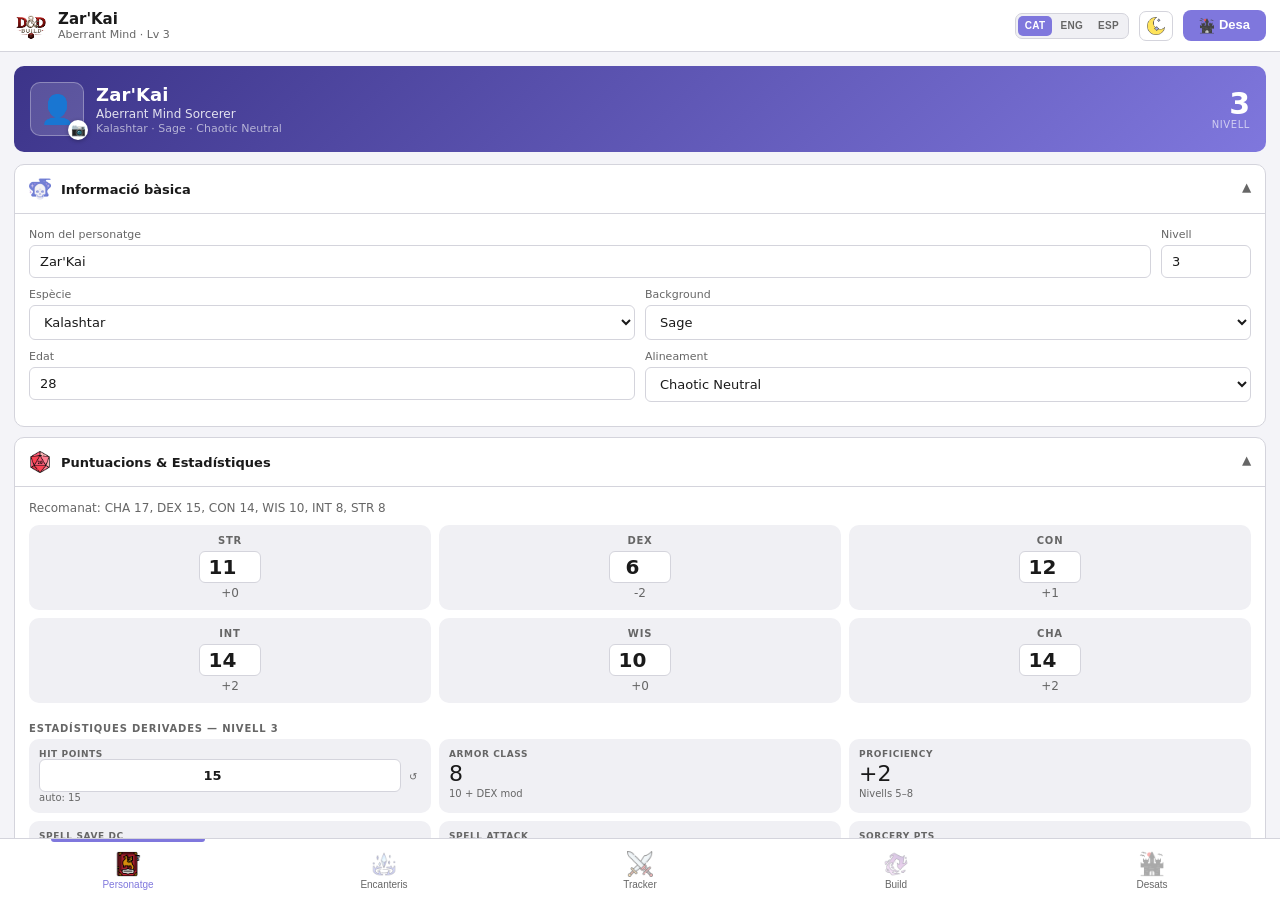
<file: preview.html>
<!DOCTYPE html>
<html lang="ca">
<head>
<meta charset="UTF-8">
<meta name="viewport" content="width=device-width,initial-scale=1,maximum-scale=1,user-scalable=no">
<meta name="theme-color" content="#7F77DD">
<meta name="apple-mobile-web-app-capable" content="yes">
<meta name="apple-mobile-web-app-status-bar-style" content="default">
<meta name="apple-mobile-web-app-title" content="D&D Build">
<link rel="apple-touch-icon" href="icon.png">
<link rel="manifest" href="manifest.json">
<title>D&D Build</title>
<style>
:root{
  --p:#7F77DD;--pl:#EEEEFE;--pd:#3C3489;
  --t:#1D9E75;--tl:#E1F5EE;--td:#085041;
  --a:#BA7517;--al:#FAEEDB;--ad:#633806;
  --r:#D85A30;--rl:#FAECE7;
  --bg:#F4F4F8;--sf:#FFF;--sv:#F0F0F4;
  --ol:#D4D4DC;--os:#666;--rr:10px;
  --tabh:62px;--toph:52px;
  --tx:#1a1a1a;
}
body.dark{
  --pl:#21204A;--pd:#B0AAEE;
  --tl:#0A2820;--td:#6DCFB0;
  --al:#2A1A00;--ad:#E8B96A;
  --rl:#2A0F08;
  --bg:#0F0F1A;--sf:#1A1A2A;--sv:#22223A;
  --ol:#333350;--os:#9090B8;
  --tx:#E0E0F0;
}
*{box-sizing:border-box;margin:0;padding:0;-webkit-tap-highlight-color:transparent}
html,body{height:100%;overflow:hidden}
body{font-family:'Segoe UI',system-ui,sans-serif;background:var(--bg);color:var(--tx);font-size:14px;display:flex;flex-direction:column;transition:background .3s,color .3s}

/* ── TOPBAR ── */
.topbar{height:var(--toph);background:var(--sf);border-bottom:1px solid var(--ol);display:flex;align-items:center;padding:0 14px;gap:10px;flex-shrink:0;z-index:20}
.tb-info{flex:1;min-width:0}
.tb-name{font-size:15px;font-weight:700;white-space:nowrap;overflow:hidden;text-overflow:ellipsis}
.tb-sub{font-size:11px;color:var(--os)}
.btn-save-g{background:var(--p);color:#fff;border:none;border-radius:8px;padding:7px 16px;font-size:13px;font-weight:600;cursor:pointer;flex-shrink:0;transition:background .15s}
.btn-save-g:active{background:var(--pd)}
.save-flash{font-size:12px;color:var(--t);font-weight:600;flex-shrink:0;animation:fadein .2s}
@keyframes fadein{from{opacity:0}to{opacity:1}}
/* ── LANG TOGGLE ── */
.lang-tog{display:flex;gap:1px;background:var(--sv);border:1px solid var(--ol);border-radius:7px;padding:2px;flex-shrink:0}
.lang-btn{background:none;border:none;border-radius:5px;padding:3px 7px;font-size:10px;font-weight:700;cursor:pointer;color:var(--os);letter-spacing:.3px;transition:all .15s;line-height:1.4}
.lang-btn.active{background:var(--p);color:#fff}
/* ── DARK TOGGLE ── */
.dark-tog{background:none;border:1px solid var(--ol);border-radius:7px;padding:5px 7px;cursor:pointer;display:flex;align-items:center;justify-content:center;transition:background .15s;flex-shrink:0}
.dark-tog:active{background:var(--sv)}
.dark-tog img{width:18px;height:18px;object-fit:contain;opacity:.65;transition:opacity .2s}
.dark-tog:hover img{opacity:1}
/* ── DARK MODE overrides ── */
body.dark .mcard{background:var(--sv)}
body.dark .mcard-desc{color:var(--os)}
body.dark .mcard-nm{color:var(--pd)}
body.dark .hp-disp{color:var(--tx)}
body.dark .is-on{background:#2A2060}
body.dark .conv-box{background:var(--sv)}
body.dark .sbox{background:var(--sv)}
body.dark .dbox{background:var(--sv)}
body.dark .spip-grp.ns{background:var(--ol)}
body.dark select option{background:var(--sf);color:var(--tx)}
body.dark .hbtn{background:var(--sv)}
body.dark .btn-rest{background:var(--sv)}
body.dark .mcard-cost{background:var(--ol)}
body.dark .cast-spb:disabled{background:var(--ol)}
body.dark .cbt:disabled{border-color:var(--ol);color:var(--os)}

/* ── SCROLL AREA ── */
.scroll-area{flex:1;overflow-y:auto;overflow-x:hidden;-webkit-overflow-scrolling:touch}

/* ── SCREENS ── */
.screen{display:none;padding:14px;padding-bottom:calc(var(--tabh)+16px);min-height:100%}
.screen.active{display:block}

/* ── BOTTOM TAB BAR ── */
.tab-bar{height:var(--tabh);background:var(--sf);border-top:1px solid var(--ol);display:flex;align-items:stretch;flex-shrink:0;z-index:20;padding-bottom:env(safe-area-inset-bottom)}
.tab-item{flex:1;display:flex;flex-direction:column;align-items:center;justify-content:center;gap:2px;cursor:pointer;border:none;background:none;color:var(--os);font-size:10px;font-weight:500;padding:6px 0 4px;position:relative;transition:color .15s}
.tab-item .ti{width:26px;height:26px;object-fit:contain;display:block;opacity:.45;transition:opacity .15s}
.tab-item.active .ti{opacity:1}
.tab-item.active{color:var(--p)}
.tab-item.active::before{content:'';position:absolute;top:0;left:20%;right:20%;height:2.5px;background:var(--p);border-radius:0 0 3px 3px}

/* ── HERO CARD ── */
.hero-card{background:linear-gradient(135deg,var(--pd) 0%,var(--p) 100%);border-radius:var(--rr);padding:16px;margin-bottom:12px;color:#fff;display:flex;align-items:center;gap:12px}
.hero-av{width:54px;height:54px;border-radius:10px;background:rgba(255,255,255,.15);display:flex;align-items:center;justify-content:center;font-size:28px;flex-shrink:0;border:1.5px solid rgba(255,255,255,.3)}
.hero-name{font-size:18px;font-weight:700;letter-spacing:.1px}
.hero-s1{font-size:12px;opacity:.85;margin-top:2px}
.hero-s2{font-size:11px;opacity:.6;margin-top:1px}
.hero-r{margin-left:auto;text-align:right}
.hero-lv{font-size:30px;font-weight:800;line-height:1}
.hero-ls{font-size:10px;opacity:.65;letter-spacing:.6px;text-transform:uppercase}

/* ── ACCORDION ── */
.acc{border:.5px solid var(--ol);border-radius:var(--rr);margin-bottom:10px;overflow:hidden;background:var(--sf)}
.acc-hd{display:flex;align-items:center;gap:10px;padding:13px 14px;cursor:pointer;user-select:none;transition:background .1s}
.acc-hd:active{background:var(--sv)}
.acc-ic{width:22px;height:22px;object-fit:contain;flex-shrink:0}
.acc-tl{font-size:13px;font-weight:600;flex:1}
.acc-ch{color:var(--os);transition:transform .2s;font-size:12px}
.acc-ch.open{transform:rotate(180deg)}
.acc-bd{border-top:1px solid var(--ol);display:none;padding:14px}
.acc-bd.open{display:block}

/* ── FORM ── */
.fg{display:flex;gap:10px;margin-bottom:10px}
.fi{display:flex;flex-direction:column;flex:1;min-width:0}
.fi label{font-size:11px;color:var(--os);margin-bottom:4px;font-weight:500}
input[type=text],input[type=number],textarea,select{border:1px solid var(--ol);border-radius:6px;padding:8px 10px;font-size:13px;font-family:inherit;background:var(--sf);width:100%;outline:none;transition:border-color .15s;color:var(--tx)}
input:focus,textarea:focus,select:focus{border-color:var(--p)}
textarea{resize:vertical;min-height:90px}

/* ── STAT GRID ── */
.stat-grid{display:grid;grid-template-columns:repeat(3,1fr);gap:8px;margin-bottom:12px}
.sbox{background:var(--sv);border-radius:var(--rr);padding:10px;text-align:center}
.slbl{font-size:10px;font-weight:700;color:var(--os);letter-spacing:.8px;margin-bottom:5px}
.sbox input{width:62px;text-align:center;font-size:20px;font-weight:600;border:1px solid var(--ol);border-radius:6px;padding:3px}
.smod{font-size:12px;color:var(--os);margin-top:3px;font-weight:500}
.drv-grid{display:grid;grid-template-columns:repeat(3,1fr);gap:8px;margin-bottom:12px}
.dbox{background:var(--sv);border-radius:var(--rr);padding:10px}
.dlbl{font-size:9px;font-weight:700;color:var(--os);letter-spacing:.6px;text-transform:uppercase}
.dval{font-size:22px;font-weight:500;margin:2px 0}
.dsub{font-size:10px;color:var(--os)}
.sec-lbl{font-size:10px;font-weight:700;letter-spacing:.8px;color:var(--os);text-transform:uppercase;padding:8px 0 5px}
.slots-row{display:flex;flex-wrap:wrap;gap:6px}
.slot-chip{background:var(--tl);color:var(--td);border-radius:6px;padding:3px 9px;font-size:12px;font-weight:500}

/* ── TRACKER ── */
.tr-sec{background:var(--sf);border:.5px solid var(--ol);border-radius:var(--rr);padding:14px;margin-bottom:10px}
.tr-lbl{font-size:10px;font-weight:700;letter-spacing:.8px;color:var(--os);text-transform:uppercase;margin-bottom:10px;display:flex;align-items:center;justify-content:space-between}

/* HP */
.hp-wrap{background:var(--ol);border-radius:99px;height:12px;overflow:hidden;margin-bottom:12px}
.hp-fill{height:100%;border-radius:99px;transition:width .4s,background .4s}
.hp-row{display:flex;align-items:center;justify-content:space-between;gap:6px}
.hp-btns{display:flex;gap:5px}
.hbtn{border-radius:8px;border:1.5px solid var(--ol);background:var(--sf);font-size:13px;font-weight:700;cursor:pointer;padding:7px 10px;min-width:38px;text-align:center;transition:background .1s}
.hbtn:active{background:var(--sv)}
.hbtn.m{border-color:var(--r);color:var(--r)}
.hbtn.p{border-color:var(--t);color:var(--t)}
.hp-disp{font-size:26px;font-weight:800;text-align:center;color:var(--tx);min-width:90px}
.hp-disp .hpmax{font-size:14px;color:var(--os);font-weight:400}

/* Slot pips */
.spip-row{display:flex;flex-wrap:wrap;gap:6px}
.spip-grp{display:flex;align-items:center;gap:4px;border-radius:7px;padding:5px 9px;transition:background .2s}
.spip-grp.hs{background:var(--tl)}
.spip-grp.ns{background:var(--sv)}
.spip-lv{font-size:11px;font-weight:700}
.spip-grp.hs .spip-lv{color:var(--td)}
.spip-grp.ns .spip-lv{color:var(--os)}
.pip{width:9px;height:9px;border-radius:50%;display:inline-block;transition:background .2s}
.pip.f{background:var(--t)}
.pip.e{background:var(--ol)}
.pbtn{background:none;border:none;cursor:pointer;font-size:15px;padding:0 2px;line-height:1;color:var(--os)}

/* SP */
.sp-row{display:flex;align-items:center;gap:8px}
.sp-val{font-size:16px;font-weight:700;color:var(--pd)}
.ibt{background:none;border:none;cursor:pointer;width:30px;height:30px;display:flex;align-items:center;justify-content:center;border-radius:50%;font-size:17px;transition:background .1s}
.ibt:active{background:rgba(127,119,221,.18)}
.ibt.tc{color:var(--t)}
.ibt.rc{color:var(--r)}

/* SP converter */
.conv-box{background:var(--sv);border-radius:8px;padding:10px;margin-top:8px}
.conv-tl{font-size:11px;font-weight:700;color:var(--pd);margin-bottom:6px}
.conv-cols{display:grid;grid-template-columns:1fr 1fr;gap:8px}
.conv-ct{font-size:10px;color:var(--os);margin-bottom:3px}
.conv-r{font-size:10px;margin:2px 0}

/* Innate Sorcery */
.is-row{display:flex;align-items:center;gap:8px;border-radius:9px;padding:9px 11px;transition:background .2s}
.is-off{background:var(--sv)}
.is-on{background:#EAE0FF}
.is-pips{display:flex;gap:4px;flex-shrink:0}
.is-pip{width:9px;height:9px;border-radius:50%}
.is-pip.f{background:var(--p)}
.is-pip.e{background:var(--ol)}
.is-info{flex:1}
.is-tl{font-size:12px;font-weight:600}
.is-tl.on{color:var(--pd)}
.is-sb{font-size:10px;color:var(--os)}
.is-sb.on{color:var(--pd);opacity:.8}
.btn-is{border:none;border-radius:6px;padding:5px 11px;font-size:11px;font-weight:600;cursor:pointer;color:#fff;transition:background .15s}

/* Concentration */
.conc-bar{background:var(--rl);border-radius:9px;padding:9px 11px;display:flex;align-items:center;gap:8px}
.conc-dot{width:10px;height:10px;border-radius:50%;background:var(--r);flex-shrink:0}
.conc-inf{flex:1}
.conc-sp{font-size:12px;font-weight:600;color:#4A1B0C}
.conc-rn{font-size:10px;color:rgba(74,27,12,.7)}
body.dark .conc-sp{color:var(--ad)}
body.dark .conc-rn{color:var(--os)}

/* Rest buttons */
.rest-row{display:flex;gap:8px;margin-top:10px}
.btn-rest{flex:1;padding:11px 8px;border-radius:9px;border:1.5px solid var(--ol);background:var(--sf);font-size:13px;font-weight:600;cursor:pointer;transition:all .1s}
.btn-rest:active{transform:scale(.97)}
.btn-sr{border-color:var(--a);color:var(--ad)}
.btn-lr{border-color:var(--p);color:var(--pd)}

/* Mode chip */
.mode-chip{display:inline-flex;align-items:center;gap:6px;border-radius:20px;padding:5px 12px;font-size:12px;font-weight:600;cursor:pointer;border:1.5px solid transparent;transition:all .15s}
.mode-off{background:var(--sv);color:var(--os);border-color:var(--ol)}
.mode-on{background:var(--pl);color:var(--pd);border-color:var(--p)}

/* ── SPELLS TABS ── */
.stab-bar{display:flex;border-bottom:1px solid var(--ol);margin:-14px -14px 14px;background:var(--sf)}
.stab-btn{flex:1;padding:11px 8px;font-size:12px;font-weight:500;border:none;background:none;cursor:pointer;color:var(--os);border-bottom:2px solid transparent;margin-bottom:-1px;transition:all .15s}
.stab-btn.active{color:var(--p);border-bottom-color:var(--p);font-weight:700}

/* Spell search */
.srch-box{position:relative;margin-bottom:12px}
.srch-box input{padding-left:36px}
.srch-ic{position:absolute;left:10px;top:50%;transform:translateY(-50%);width:16px;height:16px;object-fit:contain;opacity:.5;pointer-events:none}

/* Group headers */
.gh{display:flex;align-items:center;gap:8px;padding:12px 0 5px}
.gh-sub{font-size:12px;color:var(--os)}
hr.hr{border:none;border-top:1px solid var(--ol);margin-bottom:5px}

/* Summary chips */
.chips{display:flex;gap:8px;margin-bottom:12px}
.chip{border-radius:10px;padding:5px 11px;text-align:center}

/* Spell cards */
.card{background:var(--sf);border:.5px solid var(--ol);border-radius:var(--rr);padding:12px;margin-bottom:6px;transition:border-color .1s}
.card.sel-p{background:var(--pl);border-color:var(--p)}
.card.sel-a{background:var(--al);border-color:var(--a)}
.card.psi{background:var(--sv);border-color:rgba(29,158,117,.5)}
.card.conca{background:var(--rl);border-color:var(--r)}
.card.locked{opacity:.45}
.sp-row-c{display:flex;align-items:flex-start;gap:8px}
.sp-cb{width:20px;height:20px;border-radius:5px;border:1.5px solid var(--ol);flex-shrink:0;display:flex;align-items:center;justify-content:center;cursor:pointer;margin-top:1px;transition:all .1s}
.sp-cb.ckp{background:var(--p);border-color:transparent}
.sp-cb.ckt{background:var(--t);border-color:transparent}
.sp-cb .ck{color:#fff;font-size:10px;font-weight:700}
.sp-inf{flex:1;min-width:0}
.sp-nr{display:flex;align-items:center;gap:5px;flex-wrap:wrap}
.sp-nm{font-size:13px;font-weight:600}
.sp-mt{font-size:11px;color:var(--os);margin-top:2px;line-height:1.4}
.exp-btn{background:none;border:none;cursor:pointer;color:var(--p);font-size:17px;padding:0 2px;flex-shrink:0}
.conc-btn{background:none;border:none;cursor:pointer;font-size:16px;padding:0 2px;flex-shrink:0;line-height:1}
.sp-desc{font-size:12px;color:var(--os);line-height:1.55;margin-top:7px}
.tip-note{background:var(--pl);border-radius:6px;padding:7px 9px;display:flex;gap:6px;margin-top:6px}
.tip-ic{width:15px;height:15px;object-fit:contain;flex-shrink:0;margin-top:1px}
.tip-tx{font-size:11px;color:var(--pd);line-height:1.5}

/* Cast panel */
.cast-pan{background:var(--sv);border-radius:9px;padding:9px;margin-top:9px}
.cast-lbl{font-size:11px;font-weight:700;color:var(--tx);margin-bottom:6px}
.cast-btns{display:flex;flex-wrap:wrap;gap:5px;margin-bottom:2px}
.cbt{padding:5px 11px;height:30px;border-radius:7px;border:1.5px solid var(--t);background:transparent;color:var(--td);font-size:11px;cursor:pointer;transition:background .1s;white-space:nowrap}
.cbt:active:not(:disabled){background:var(--tl)}
.cbt.up{border-color:var(--a);color:var(--ad)}
.cbt:disabled{border-color:var(--ol);color:#ccc;cursor:not-allowed}
.cast-div{border:none;border-top:1px solid var(--ol);margin:7px 0}
.cast-sp-row{display:flex;align-items:center;gap:8px;flex-wrap:wrap}
.cast-sp-lbl{font-size:11px;font-weight:700;color:var(--td)}
.cast-spb{padding:5px 12px;height:30px;border-radius:7px;border:none;background:var(--t);color:#fff;font-size:11px;cursor:pointer;transition:background .1s}
.cast-spb:active:not(:disabled){background:var(--td)}
.cast-spb:disabled{background:var(--sv);color:#aaa;cursor:not-allowed}
.cast-hint{font-size:10px;color:var(--td);opacity:.75}

/* ── META STRIP ── */
.mstrip{background:var(--pl);border:.5px solid var(--p);border-radius:var(--rr);margin-bottom:10px;overflow:hidden}
.mstrip-hd{display:flex;align-items:center;gap:8px;padding:9px 12px;cursor:pointer;user-select:none}
.mstrip-hd:active{opacity:.8}
.mstrip-lbl{font-size:11px;font-weight:700;color:var(--pd);flex-shrink:0}
.mstrip-chips{display:flex;flex-wrap:wrap;gap:4px;flex:1;min-width:0}
.mstrip-ch{background:var(--p);color:#fff;border-radius:5px;padding:2px 7px;font-size:10px;font-weight:700;white-space:nowrap}
.mstrip-arr{font-size:11px;color:var(--pd);transition:transform .2s;flex-shrink:0}
.mstrip-arr.open{transform:rotate(180deg)}
.mstrip-bd{border-top:1px solid rgba(127,119,221,.2);padding:8px 10px;display:none;gap:6px;flex-direction:column}
.mstrip-bd.open{display:flex}
.mcard{background:#fff;border-radius:8px;padding:8px 10px;display:flex;flex-direction:column;gap:3px}
.mcard-top{display:flex;align-items:center;gap:7px}
.mcard-nm{font-size:12px;font-weight:700;color:var(--pd);flex:1}
.mcard-cost{background:var(--pl);color:var(--pd);border-radius:5px;padding:2px 7px;font-size:10px;font-weight:700}
.mcard-stars{font-size:10px;color:var(--p);letter-spacing:1px}
.mcard-desc{font-size:11px;color:#444;line-height:1.45}

/* ── BADGES ── */
.badge{display:inline-block;padding:2px 7px;border-radius:10px;font-size:10px;font-weight:600;line-height:1.4}
.bp{background:var(--pl);color:var(--pd)}
.bt{background:var(--tl);color:var(--td)}
.ba{background:var(--al);color:var(--ad)}
.bb{background:#E6F1FB;color:#0C447C}
.br{background:var(--rl);color:#4A1B0C}
.bg{background:#F1EFE8;color:#444}
.bpk{background:#FBEAF0;color:#72243E}

/* ── BUILD ── */
.meta-hd{display:flex;justify-content:space-between;align-items:center;margin-bottom:5px}
.stars{font-size:11px;color:var(--os);margin-bottom:3px}
.meta-ds{font-size:12px;color:var(--os);line-height:1.5}
.info-bn{background:var(--pl);border-radius:8px;padding:10px 12px;margin-bottom:10px;font-size:12px;color:var(--pd)}
.sc-hd{display:flex;justify-content:space-between;align-items:flex-start;gap:8px}
.sc-bd{display:flex;gap:5px;flex-shrink:0;flex-wrap:wrap;justify-content:flex-end}
.sc-ds{font-size:12px;color:var(--os);line-height:1.5;margin-top:7px}
.feat-hd{display:flex;justify-content:space-between;align-items:flex-start;gap:8px;margin-bottom:4px}
.feat-nm{font-size:13px;font-weight:500}
.feat-ds{font-size:12px;color:var(--os);line-height:1.5}

/* ── BUILDS SAVED ── */
.bc{background:var(--sf);border:.5px solid var(--ol);border-radius:var(--rr);padding:13px;margin-bottom:8px;transition:border-color .15s}
.bc.isact{border-color:var(--p);border-width:1.5px;background:var(--pl)}
.bc-top{display:flex;align-items:flex-start;gap:10px}
.bc-av{width:44px;height:44px;border-radius:9px;background:var(--sv);display:flex;align-items:center;justify-content:center;font-size:22px;flex-shrink:0}
.bc-inf{flex:1}
.bc-nm{font-weight:700;font-size:14px;display:flex;align-items:center;gap:7px}
.bc-mt{font-size:12px;color:var(--os);margin-top:2px}
.bc-act{display:flex;gap:6px;margin-top:9px;padding-top:9px;border-top:1px solid var(--ol)}
.btn-sm{padding:7px 13px;border-radius:7px;border:none;cursor:pointer;font-size:12px;font-weight:600;transition:all .1s}
.btn-sm:active{transform:scale(.96)}
.btn-pr{background:var(--p);color:#fff}
.btn-ou{border:1px solid var(--ol);background:transparent;color:var(--tx)}
.btn-dn{background:var(--rl);color:var(--r)}
.new-bc-btn{display:flex;align-items:center;gap:12px;background:var(--sf);border:1.5px dashed var(--ol);border-radius:var(--rr);padding:15px;cursor:pointer;margin-bottom:10px;width:100%;transition:all .15s}
.new-bc-btn:active{border-color:var(--p);background:var(--pl)}
.new-bc-btn span{font-size:13px;font-weight:500;color:var(--os)}

/* ── SAVES & SKILLS ── */
.sv-row{display:flex;align-items:center;gap:8px;padding:5px 2px;border-bottom:1px solid var(--ol)}
.sv-row:last-child{border-bottom:none}
.sv-chk{width:22px;height:22px;border-radius:50%;border:2px solid var(--ol);background:transparent;cursor:pointer;font-size:11px;color:var(--os);display:flex;align-items:center;justify-content:center;flex-shrink:0;padding:0;transition:all .15s}
.sv-chk.act{border-color:var(--p);background:var(--pl);color:var(--p)}
.sv-ab{font-size:10px;font-weight:700;color:var(--os);width:28px;flex-shrink:0;letter-spacing:.5px}
.sv-nm{font-size:13px;color:var(--tx);flex:1}
.sv-val{font-size:15px;font-weight:700;color:var(--os);min-width:34px;text-align:right;font-variant-numeric:tabular-nums}
.sv-val.pro{color:var(--p)}
/* ── INVENTORY ── */
.inv-row{display:flex;align-items:center;gap:5px;margin-bottom:6px}
.inv-name{flex:1;min-width:0;border:1px solid var(--ol);border-radius:7px;padding:7px 8px;font-size:13px;background:var(--sf);color:var(--tx)}
.inv-qty{width:46px;max-width:46px;flex-shrink:0;border:1px solid var(--ol);border-radius:7px;padding:7px 4px;font-size:13px;text-align:center;background:var(--sf);color:var(--tx);-moz-appearance:textfield}
.inv-qty::-webkit-outer-spin-button,.inv-qty::-webkit-inner-spin-button{-webkit-appearance:none;margin:0}
.inv-del{width:28px;height:28px;border-radius:50%;border:none;background:var(--rl);color:var(--r);cursor:pointer;font-size:13px;flex-shrink:0;padding:0}
.inv-add{width:100%;padding:8px;margin-top:4px;border:1.5px dashed var(--ol);border-radius:7px;background:transparent;color:var(--os);cursor:pointer;font-size:13px;transition:all .15s}
.inv-add:active{border-color:var(--p);color:var(--p)}
/* ── TRAIT CARDS ── */
.trait-card{padding:10px 12px;border-left:3px solid var(--p);margin-bottom:8px;background:var(--sv);border-radius:0 8px 8px 0}
.trait-card.locked{opacity:.45;border-left-color:var(--ol)}
.trait-nm{font-size:13px;font-weight:600;color:var(--tx);margin-bottom:3px}
.trait-src{display:inline-block;font-size:10px;font-weight:400;color:var(--os);margin-left:6px}
.trait-ds{font-size:12px;color:var(--tx);line-height:1.55}
/* ── HP EDITABLE ── */
.dval-edit{width:56px;font-size:20px;font-weight:700;border:none;border-bottom:2px solid var(--ol);background:transparent;color:var(--tx);text-align:center;padding:2px 0}
.dval-edit:focus{outline:none;border-bottom-color:var(--p)}
.hp-reset{font-size:10px;color:var(--os);background:none;border:none;cursor:pointer;padding:2px 4px;border-radius:4px}
.hp-reset:active{color:var(--p)}
/* ── QR MODAL ── */
.qr-overlay{position:fixed;inset:0;background:rgba(0,0,0,.55);z-index:200;display:flex;align-items:center;justify-content:center;padding:20px;backdrop-filter:blur(3px)}
.qr-box{background:var(--sf);border-radius:16px;padding:24px 20px;width:100%;max-width:340px;box-shadow:0 8px 40px rgba(0,0,0,.3);text-align:center}
.qr-title{font-size:16px;font-weight:700;color:var(--tx);margin-bottom:4px}
.qr-sub{font-size:12px;color:var(--os);margin-bottom:16px}
.qr-wrap{display:flex;justify-content:center;margin-bottom:16px;min-height:160px;align-items:center}
.qr-url{font-size:10px;color:var(--os);word-break:break-all;background:var(--sv);border-radius:8px;padding:8px 10px;margin-bottom:14px;text-align:left;line-height:1.5}
.qr-actions{display:flex;gap:8px}
.qr-btn{flex:1;padding:10px;border-radius:9px;border:none;cursor:pointer;font-size:13px;font-weight:600;transition:all .1s}
.qr-btn:active{transform:scale(.97)}
.qr-copy{background:var(--p);color:#fff}
.qr-close{background:var(--sv);color:var(--tx);border:1px solid var(--ol)}
.qr-ts{font-size:10px;color:var(--os);margin-top:10px}
.share-fab{position:fixed;bottom:calc(var(--tabh) + 14px);right:14px;width:44px;height:44px;border-radius:50%;background:var(--p);border:none;cursor:pointer;display:flex;align-items:center;justify-content:center;box-shadow:0 4px 14px rgba(127,119,221,.5);z-index:50;transition:transform .15s}
.share-fab:active{transform:scale(.92)}
/* ── MISC ── */
::-webkit-scrollbar{width:4px}
::-webkit-scrollbar-thumb{background:var(--ol);border-radius:2px}
.btn-ps{background:var(--p);color:#fff;border:none;border-radius:6px;padding:5px 11px;font-size:11px;font-weight:600;cursor:pointer}
.btn-ps:disabled{background:var(--ol);color:#aaa;cursor:not-allowed}
.empty-st{padding:36px 20px;text-align:center;color:var(--os)}
.empty-st .ei{font-size:40px;margin-bottom:10px}
</style>
</head>
<body>

<!-- TOPBAR -->
<div class="topbar">
  <img src="logo.png" alt="D&D Build" style="height:34px;width:auto;flex-shrink:0;object-fit:contain">
  <div class="tb-info">
    <div class="tb-name" id="tb-name">Zariel</div>
    <div class="tb-sub" id="tb-sub">Aberrant Mind · Lv 7</div>
  </div>
  <span class="save-flash" id="save-ok" style="display:none">✓</span>
  <div class="lang-tog" role="group">
    <button class="lang-btn active" id="lb-cat" onclick="setLang('cat')">CAT</button>
    <button class="lang-btn" id="lb-eng" onclick="setLang('eng')">ENG</button>
    <button class="lang-btn" id="lb-esp" onclick="setLang('esp')">ESP</button>
  </div>
  <button class="dark-tog" id="dark-tog" onclick="toggleDark()" title="Mode nit/dia">
    <img id="dark-tog-ic" src="icons/longrest.png">
  </button>
  <button class="btn-save-g" id="btn-save-g" onclick="saveCurrent()"><img src="icons/saved.png" style="width:16px;height:16px;vertical-align:middle;margin-right:4px">Desa</button>
</div>

<!-- SCROLL AREA -->
<div class="scroll-area" id="scroll-area">

<!-- ═══════════════════════════════════
     CHARACTER SCREEN
═══════════════════════════════════ -->
<div class="screen active" id="sc-character">
  <div class="hero-card">
    <div style="position:relative;flex-shrink:0;cursor:pointer" onclick="g('c-img').click()">
      <div class="hero-av" id="hero-av" style="overflow:hidden">
        <span id="hero-av-ic">👤</span>
        <img id="hero-av-img" style="display:none;width:100%;height:100%;object-fit:cover;border-radius:8px" alt="avatar">
      </div>
      <div style="position:absolute;bottom:-4px;right:-4px;background:#fff;border-radius:50%;width:20px;height:20px;display:flex;align-items:center;justify-content:center;font-size:12px;box-shadow:0 1px 4px rgba(0,0,0,.3)">📷</div>
    </div>
    <input type="file" id="c-img" accept="image/*" style="display:none" onchange="handleImg(this)">
    <div>
      <div class="hero-name" id="h-name">Zariel</div>
      <div class="hero-s1" data-i18n="heroSubclass">Aberrant Mind Sorcerer</div>
      <div class="hero-s2" id="h-sub">Human · Sage · Chaotic Good</div>
    </div>
    <div class="hero-r">
      <div class="hero-lv" id="h-lv">7</div>
      <div class="hero-ls" data-i18n="levelLabel">Nivell</div>
    </div>
  </div>

  <!-- Basic Info -->
  <div class="acc" id="acc-basic">
    <div class="acc-hd" onclick="toggleAcc('basic')">
      <img class="acc-ic" src="icons/basic.png"><span class="acc-tl" data-i18n="basicInfo">Informació bàsica</span>
      <span class="acc-ch open" id="ch-basic">▼</span>
    </div>
    <div class="acc-bd open" id="bd-basic">
      <div class="fg">
        <div class="fi"><label data-i18n="charName">Nom del personatge</label>
          <input type="text" id="c-name" value="Zar'Kai" oninput="updateHero()"></div>
        <div class="fi" style="max-width:90px"><label data-i18n="level">Nivell</label>
          <input type="number" id="c-level" min="1" max="20" value="3" oninput="updateLevel(this.value)"></div>
      </div>
      <div class="fg">
        <div class="fi"><label data-i18n="species">Espècie</label>
          <select id="c-species" onchange="updateHero()">
            <option>Human</option><option>Aasimar</option><option>Dragonborn</option>
            <option>Elf</option><option>Gnome</option><option>Goliath</option><option>Half-Elf</option>
            <option>Halfling</option><option selected>Kalashtar</option><option>Tiefling</option><option>Other</option>
          </select></div>
        <div class="fi"><label>Background</label>
          <select id="c-bg" onchange="updateHero()">
            <option>Acolyte</option><option>Charlatan</option><option>Criminal</option>
            <option>Entertainer</option><option>Folk Hero</option><option>Hermit</option>
            <option>Merchant</option><option>Noble</option><option>Outlander</option>
            <option selected>Sage</option><option>Soldier</option><option>Wayfarer</option>
          </select></div>
      </div>
      <div class="fg">
        <div class="fi"><label data-i18n="age">Edat</label><input type="text" id="c-age" value="28"></div>
        <div class="fi"><label data-i18n="alignment">Alineament</label>
          <select id="c-align" onchange="updateHero()">
            <option>Lawful Good</option><option>Neutral Good</option><option>Chaotic Good</option>
            <option>Lawful Neutral</option><option>True Neutral</option><option selected>Chaotic Neutral</option>
            <option>Lawful Evil</option><option>Neutral Evil</option><option>Chaotic Evil</option>
          </select></div>
      </div>
    </div>
  </div>

  <!-- Ability Scores -->
  <div class="acc" id="acc-stats">
    <div class="acc-hd" onclick="toggleAcc('stats')">
      <img class="acc-ic" src="icons/stats.png"><span class="acc-tl" data-i18n="statsTitle">Puntuacions &amp; Estadístiques</span>
      <span class="acc-ch open" id="ch-stats">▼</span>
    </div>
    <div class="acc-bd open" id="bd-stats">
      <div style="font-size:12px;color:var(--os);margin-bottom:10px" data-i18n="statsRec">Build: STR 11, DEX 6, CON 12, INT 14, WIS 10, CHA 14</div>
      <div class="stat-grid">
        <div class="sbox"><div class="slbl">STR</div><input type="number" id="s-str" value="11" oninput="recalc()"><div class="smod" id="m-str">+0</div></div>
        <div class="sbox"><div class="slbl">DEX</div><input type="number" id="s-dex" value="6" oninput="recalc()"><div class="smod" id="m-dex">−2</div></div>
        <div class="sbox"><div class="slbl">CON</div><input type="number" id="s-con" value="12" oninput="recalc()"><div class="smod" id="m-con">+1</div></div>
        <div class="sbox"><div class="slbl">INT</div><input type="number" id="s-int" value="14" oninput="recalc()"><div class="smod" id="m-int">+2</div></div>
        <div class="sbox"><div class="slbl">WIS</div><input type="number" id="s-wis" value="10" oninput="recalc()"><div class="smod" id="m-wis">+0</div></div>
        <div class="sbox"><div class="slbl">CHA</div><input type="number" id="s-cha" value="14" oninput="recalc()"><div class="smod" id="m-cha">+2</div></div>
      </div>
      <div class="sec-lbl" id="drv-lbl">Estadístiques derivades — Nivell 7</div>
      <div class="drv-grid">
        <div class="dbox"><div class="dlbl">HIT POINTS</div>
          <div style="display:flex;align-items:baseline;gap:4px">
            <input type="number" class="dval-edit" id="d-hp" value="42" min="1" max="999" oninput="maxHpMan=+this.value;renderTracker();save()">
            <button class="hp-reset" onclick="maxHpMan=-1;recalc();renderTracker();save()" title="Reset al valor calculat">↺</button>
          </div>
          <div class="dsub" id="d-hp-auto">auto: 42</div></div>
        <div class="dbox"><div class="dlbl">ARMOR CLASS</div><div class="dval" id="d-ac">12</div><div class="dsub">10 + DEX mod</div></div>
        <div class="dbox"><div class="dlbl">PROFICIENCY</div><div class="dval" id="d-prof">+3</div><div class="dsub">Nivells 5–8</div></div>
        <div class="dbox"><div class="dlbl">SPELL SAVE DC</div><div class="dval" id="d-dc">14</div><div class="dsub">8 + Prof + CHA</div></div>
        <div class="dbox"><div class="dlbl">SPELL ATTACK</div><div class="dval" id="d-atk">+6</div><div class="dsub">Prof + CHA</div></div>
        <div class="dbox"><div class="dlbl">SORCERY PTS</div><div class="dval" id="d-sp">7</div><div class="dsub">= Nivell Sorcerer</div></div>
      </div>
      <div class="sec-lbl" data-i18n="spellSlots">Slots d'encanteri</div>
      <div class="slots-row" id="slots-row"></div>
      <div class="sec-lbl" style="margin-top:8px" data-i18n="knownSpells">Encanteris coneguts</div>
      <div class="drv-grid" style="grid-template-columns:1fr 1fr;gap:8px">
        <div class="dbox"><div class="dlbl">CANTRIPS</div><div class="dval" id="d-cant">5</div><div class="dsub" id="d-csub">al nivell 7</div></div>
        <div class="dbox"><div class="dlbl">SPELLS</div><div class="dval" id="d-spkn">8</div><div class="dsub" id="d-ssub">al nivell 7</div></div>
      </div>
    </div>
  </div>

  <!-- Backstory -->
  <div class="acc" id="acc-lore">
    <div class="acc-hd" onclick="toggleAcc('lore')">
      <img class="acc-ic" src="icons/lore.png"><span class="acc-tl" data-i18n="loreTitle">Història &amp; Origen Aberrant</span>
      <span class="acc-ch" id="ch-lore">▼</span>
    </div>
    <div class="acc-bd" id="bd-lore">
      <div class="fi"><label data-i18n="loreLabel">La teva història</label>
        <textarea id="c-backstory" style="min-height:130px">A psionic rift opened in my mind during a dream, leaving me with voices I can't silence — and power I can't fully control.</textarea>
      </div>
    </div>
  </div>

  <!-- Saving Throws -->
  <div class="acc" id="acc-saves">
    <div class="acc-hd" onclick="toggleAcc('saves')">
      <img class="acc-ic" src="icons/stats.png"><span class="acc-tl">Tirades de Salvació</span>
      <span class="acc-ch" id="ch-saves">▼</span>
    </div>
    <div class="acc-bd" id="bd-saves">
      <div style="font-size:11px;color:var(--os);margin-bottom:8px">● proficient &nbsp;·&nbsp; valor = modificador + boni de competència</div>
      <div id="saves-list"></div>
    </div>
  </div>

  <!-- Skills -->
  <div class="acc" id="acc-skills">
    <div class="acc-hd" onclick="toggleAcc('skills')">
      <img class="acc-ic" src="icons/feats.png"><span class="acc-tl">Habilitats</span>
      <span class="acc-ch" id="ch-skills">▼</span>
    </div>
    <div class="acc-bd" id="bd-skills">
      <div style="font-size:11px;color:var(--os);margin-bottom:8px">● proficient &nbsp;·&nbsp; valor = modificador + boni de competència</div>
      <div id="skills-list"></div>
    </div>
  </div>

  <!-- Inventory -->
  <div class="acc" id="acc-inv">
    <div class="acc-hd" onclick="toggleAcc('inv')">
      <img class="acc-ic" src="icons/notes.png"><span class="acc-tl">Inventari</span>
      <span class="acc-ch" id="ch-inv">▼</span>
    </div>
    <div class="acc-bd" id="bd-inv">
      <div id="inv-list"></div>
    </div>
  </div>

  <!-- Traits & Passives -->
  <div class="acc" id="acc-traits">
    <div class="acc-hd" onclick="toggleAcc('traits')">
      <img class="acc-ic" src="icons/subclass.png"><span class="acc-tl">Trets &amp; Passius</span>
      <span class="acc-ch" id="ch-traits">▼</span>
    </div>
    <div class="acc-bd" id="bd-traits">
      <div id="traits-list"></div>
    </div>
  </div>
</div>

<!-- ═══════════════════════════════════
     SPELLS SCREEN
═══════════════════════════════════ -->
<div class="screen" id="sc-spells">
  <div class="stab-bar">
    <button class="stab-btn active" id="stb-0" onclick="switchSpellTab(0)"><img src="icons/spells.png" style="width:14px;height:14px;vertical-align:middle;margin-right:4px;opacity:.8"><span data-i18n="mySpells">Els meus</span></button>
    <button class="stab-btn" id="stb-1" onclick="switchSpellTab(1)"><img src="icons/feats.png" style="width:14px;height:14px;vertical-align:middle;margin-right:4px;opacity:.8"><span data-i18n="browseSpells">Explorar &amp; Afegir</span></button>
  </div>

  <!-- My Spells -->
  <div id="spt-0">
    <div id="meta-strip"></div>
    <div class="chips">
      <div class="chip" style="background:var(--tl)"><div style="font-size:10px;font-weight:700;color:var(--td)">Cantrips</div><div style="font-size:13px;font-weight:700;color:var(--td)" id="chip-c">0/5</div></div>
      <div class="chip" style="background:var(--pl)"><div style="font-size:10px;font-weight:700;color:var(--pd)">Spells</div><div style="font-size:13px;font-weight:700;color:var(--pd)" id="chip-s">0/8</div></div>
      <div class="chip" style="background:#E1F5EE"><div style="font-size:10px;font-weight:700;color:#085041" data-i18n="psionic">Psiònic</div><div style="font-size:13px;font-weight:700;color:#085041" data-i18n="freePsionic">11 lliures</div></div>
    </div>
    <div id="my-spells-list"></div>
  </div>

  <!-- Browse -->
  <div id="spt-1" style="display:none">
    <div class="srch-box"><img class="srch-ic" src="icons/feats.png" alt="">
      <input type="text" placeholder="Busca encanteris..." oninput="filterSpells(this.value)" id="spell-search" data-i18n-ph="searchSpells"></div>
    <div class="gh"><span class="badge bt" data-i18n="psionic">Psiònic</span><span class="gh-sub" data-i18n="alwaysPrepared">Sempre preparats — gratuïts</span></div><hr class="hr">
    <div id="psi-list"></div>
    <div class="gh"><span class="badge bg">Cantrip</span><span class="gh-sub" id="cant-hdr">Selecciona 5</span></div><hr class="hr">
    <div id="cant-list"></div>
    <div id="lvl-container"></div>
  </div>
</div>

<!-- ═══════════════════════════════════
     TRACKER SCREEN
═══════════════════════════════════ -->
<div class="screen" id="sc-tracker">
  <div id="tracker-content"></div>
</div>

<!-- ═══════════════════════════════════
     BUILD SCREEN
═══════════════════════════════════ -->
<div class="screen" id="sc-build">

  <!-- Metamagic -->
  <div class="acc" id="acc-meta">
    <div class="acc-hd" onclick="toggleAcc('meta')">
      <img class="acc-ic" src="icons/build.png"><span class="acc-tl" data-i18n="metamagic">Metamàgia</span>
      <span class="acc-ch open" id="ch-meta">▼</span>
    </div>
    <div class="acc-bd open" id="bd-meta">
      <div class="info-bn" id="meta-bn">Pots seleccionar fins a <strong>2</strong> opcions de Metamàgia.</div>
      <div id="meta-list"></div>
    </div>
  </div>

  <!-- Class Features -->
  <div class="acc" id="acc-classf">
    <div class="acc-hd" onclick="toggleAcc('classf')">
      <img class="acc-ic" src="icons/classf.png"><span class="acc-tl" data-i18n="classFeatures">Característiques de classe</span>
      <span class="acc-ch" id="ch-classf">▼</span>
    </div>
    <div class="acc-bd" id="bd-classf">
      <div id="classf-list"></div>
    </div>
  </div>

  <!-- Subclass -->
  <div class="acc" id="acc-sub">
    <div class="acc-hd" onclick="toggleAcc('sub')">
      <img class="acc-ic" src="icons/subclass.png"><span class="acc-tl" data-i18n="subclassTitle">Aberrant Mind — Subclasse</span>
      <span class="acc-ch open" id="ch-sub">▼</span>
    </div>
    <div class="acc-bd open" id="bd-sub">
      <div id="sub-list"></div>
    </div>
  </div>

  <!-- Feats -->
  <div class="acc" id="acc-feats">
    <div class="acc-hd" onclick="toggleAcc('feats')">
      <img class="acc-ic" src="icons/feats.png"><span class="acc-tl" data-i18n="feats">Proeses (Feats)</span>
      <span class="acc-ch" id="ch-feats">▼</span>
    </div>
    <div class="acc-bd" id="bd-feats">
      <div class="srch-box"><img class="srch-ic" src="icons/feats.png" alt="">
        <input type="text" placeholder="Busca proeses..." oninput="filterFeats(this.value)" data-i18n-ph="searchFeats"></div>
      <div class="sec-lbl" data-i18n="originFeats">Proeses d'origen</div><div id="orig-feats"></div>
      <div class="sec-lbl" data-i18n="generalFeats">Proeses generals</div><div id="gen-feats"></div>
    </div>
  </div>

  <!-- Notes -->
  <div class="acc" id="acc-notes">
    <div class="acc-hd" onclick="toggleAcc('notes')">
      <img class="acc-ic" src="icons/notes.png"><span class="acc-tl" data-i18n="sessionNotes">Notes de sessió</span>
      <span class="acc-ch" id="ch-notes">▼</span>
    </div>
    <div class="acc-bd" id="bd-notes">
      <textarea id="c-notes" style="min-height:200px" placeholder="Combos, tàctiques, notes de sessió..." data-i18n-ph="notesPlaceholder"></textarea>
    </div>
  </div>
</div>

<!-- ═══════════════════════════════════
     SAVED BUILDS SCREEN
═══════════════════════════════════ -->
<div class="screen" id="sc-saved">
  <button class="new-bc-btn" onclick="newBuild()">
    <span style="font-size:26px">＋</span>
    <span data-i18n="newChar">Nou personatge — des de zero</span>
  </button>
  <div class="sec-lbl" data-i18n="savedChars">Personatges desats</div>
  <div id="builds-list"></div>
</div>

</div><!-- end scroll-area -->

<!-- BOTTOM TAB BAR -->
<!-- QR Share Modal -->
<div class="qr-overlay" id="qr-overlay" style="display:none" onclick="if(event.target===this)closeQRModal()">
  <div class="qr-box">
    <div class="qr-title" id="qr-char-name">Zariel</div>
    <div class="qr-sub" id="qr-char-sub">Snapshot de sessió · Aberrant Mind Lv 7</div>
    <div class="qr-wrap" id="qr-canvas"></div>
    <div class="qr-url" id="qr-url-text"></div>
    <div class="qr-actions">
      <button class="qr-btn qr-copy" onclick="copyQRUrl()">📋 Copia URL</button>
      <button class="qr-btn qr-close" onclick="closeQRModal()">Tanca</button>
    </div>
    <div class="qr-ts" id="qr-ts"></div>
  </div>
</div>

<!-- Share FAB — visible only on Tracker tab -->
<button class="share-fab" id="share-fab" style="display:none" onclick="shareState()" title="Compartir estat amb el DM">
  <svg width="20" height="20" viewBox="0 0 24 24" fill="none" stroke="#fff" stroke-width="2.5" stroke-linecap="round" stroke-linejoin="round">
    <circle cx="18" cy="5" r="3"/><circle cx="6" cy="12" r="3"/><circle cx="18" cy="19" r="3"/>
    <line x1="8.59" y1="13.51" x2="15.42" y2="17.49"/><line x1="15.41" y1="6.51" x2="8.59" y2="10.49"/>
  </svg>
</button>

<div class="tab-bar">
  <button class="tab-item active" id="tab-character" onclick="showScreen('character',0)">
    <img class="ti" src="icons/char.png"><span data-i18n="tabChar">Personatge</span>
  </button>
  <button class="tab-item" id="tab-spells" onclick="showScreen('spells',1)">
    <img class="ti" src="icons/spells.png"><span data-i18n="tabSpells">Encanteris</span>
  </button>
  <button class="tab-item" id="tab-tracker" onclick="showScreen('tracker',2)">
    <img class="ti" src="icons/tracker.png"><span data-i18n="tabTracker">Tracker</span>
  </button>
  <button class="tab-item" id="tab-build" onclick="showScreen('build',3)">
    <img class="ti" src="icons/build.png"><span data-i18n="tabBuild">Build</span>
  </button>
  <button class="tab-item" id="tab-saved" onclick="showScreen('saved',4)">
    <img class="ti" src="icons/saved.png"><span data-i18n="tabSaved">Desats</span>
  </button>
</div>

<script>
// ─── Tables ───────────────────────────────────────────────────────────────────
const CK=[4,4,4,5,5,5,5,5,5,6,6,6,6,6,6,6,6,6,6,6];
const SK=[2,3,4,5,6,7,8,9,10,11,12,12,13,13,14,14,15,15,15,15];
const ST=[
  {1:2},{1:3},{1:4,2:2},{1:4,2:3},{1:4,2:3,3:2},
  {1:4,2:3,3:3},{1:4,2:3,3:3,4:1},{1:4,2:3,3:3,4:2},
  {1:4,2:3,3:3,4:3,5:1},{1:4,2:3,3:3,4:3,5:2},
  {1:4,2:3,3:3,4:3,5:2,6:1},{1:4,2:3,3:3,4:3,5:2,6:1},
  {1:4,2:3,3:3,4:3,5:2,6:1,7:1},{1:4,2:3,3:3,4:3,5:2,6:1,7:1},
  {1:4,2:3,3:3,4:3,5:2,6:1,7:1,8:1},{1:4,2:3,3:3,4:3,5:2,6:1,7:1,8:1},
  {1:4,2:3,3:3,4:3,5:2,6:1,7:1,8:1,9:1},{1:4,2:3,3:3,4:3,5:2,6:1,7:1,8:1,9:1},
  {1:4,2:3,3:3,4:3,5:2,6:2,7:1,8:1,9:1},{1:4,2:3,3:3,4:3,5:2,6:2,7:2,8:1,9:1},
];
const S2SL={1:2,2:3,3:5,4:6,5:7};

// ─── Spell Data ───────────────────────────────────────────────────────────────
const PSIONIC=[
  {name:"Mind Sliver",level:0,school:"Enchantment",range:"60 ft",duration:"Instantaneous",save:"INT neg",conc:false,psi:true,desc:"1d6 psychic. Target subtracts 1d4 from its next saving throw. Scales: 2d6→5, 3d6→11, 4d6→17.",tip:"Always cast BEFORE a save-or-suck spell. Free debuff with no slot cost."},
  {name:"Arms of Hadar",level:1,school:"Conjuration",range:"Self (10 ft)",duration:"Instantaneous",save:"STR half",conc:false,psi:true,desc:"Tendrils erupt around you. 2d6 necrotic (STR half). Creatures can't use reactions until next turn.",tip:"Panic button in melee. Shuts down reactions — no Opportunity Attacks against you."},
  {name:"Dissonant Whispers",level:1,school:"Enchantment",range:"60 ft",duration:"Instantaneous",save:"WIS neg",conc:false,psi:true,desc:"3d6 psychic. Target must use its reaction to move as far as possible.",tip:"Forces movement past allies, triggering Opportunity Attacks. Great combo tool."},
  {name:"Calm Emotions",level:2,school:"Enchantment",range:"60 ft",duration:"Conc, 1 min",save:"CHA neg",conc:true,psi:true,desc:"Humanoids in 20-ft radius stop being charmed/frightened, or become indifferent to hostile targets.",tip:"Social utility and neutralize mental debuffs on allies."},
  {name:"Detect Thoughts",level:2,school:"Divination",range:"Self",duration:"Conc, 1 min",save:"WIS neg",conc:true,psi:true,desc:"Read surface thoughts within 30 ft (no save). Focus for deeper probing (WIS save).",tip:"No save for surface thoughts. Invaluable in social situations."},
  {name:"Hunger of Hadar",level:3,school:"Conjuration",range:"150 ft",duration:"Conc, 1 min",save:"DEX/CON",conc:true,psi:true,desc:"20-ft-radius void. Start of turn: 2d6 cold. End of turn: DEX save or 2d6 acid. Blocks darkvision.",tip:"Best area denial. Multi-turn damage without extra resources."},
  {name:"Sending",level:3,school:"Evocation",range:"Unlimited",duration:"1 round",save:"None",conc:false,psi:true,desc:"Send up to 25 words to a known creature anywhere on the same plane.",tip:"Unlimited range communication. Essential for party coordination."},
  {name:"Evard's Black Tentacles",level:4,school:"Conjuration",range:"90 ft",duration:"Conc, 1 min",save:"DEX restrained",conc:true,psi:true,desc:"20-ft square. DEX save or Restrained + 3d6 bludgeoning each turn.",tip:"Best concentration control. Restrained = auto-fail STR/DEX saves."},
  {name:"Summon Aberration",level:4,school:"Conjuration",range:"90 ft",duration:"Conc, 1 hr",save:"None",conc:true,psi:true,desc:"Summons an aberrant spirit (beholderkin, slaad, star spawn). Stats scale with slot level.",tip:"1-hour concentration gives a powerful ally for an entire floor."},
  {name:"Rary's Telepathic Bond",level:5,school:"Divination",range:"30 ft",duration:"1 hour",save:"None",conc:false,psi:true,desc:"Link up to 8 creatures telepathically. Any distance, same plane. No concentration.",tip:"Perfect for stealth and heist missions. No concentration!"},
  {name:"Telekinesis",level:5,school:"Transmutation",range:"60 ft",duration:"Conc, 10 min",save:"STR/CON",conc:true,psi:true,desc:"Move a creature (STR contest) or object up to 1,000 lbs, 30 ft per turn.",tip:"Move enemies off ledges, pin them, or carry heavy objects."},
];
const CANTRIPS=[
  {name:"Acid Splash",level:0,school:"Evocation",range:"60 ft",duration:"Instantaneous",save:"CON half",conc:false,desc:"Bubble of acid: one or two creatures within 5 ft of each other take 1d6 acid (CON half). Scales: 2d6→5, 3d6→11, 4d6→17.",tip:"Good vs clustered enemies. Scales with level."},
  {name:"Blade Ward",level:0,school:"Abjuration",range:"Self",duration:"1 round",save:"None",conc:false,desc:"Until next turn: Resistance to Bludgeoning, Piercing, Slashing from weapon attacks.",tip:"Use to survive melee when you can't escape."},
  {name:"Booming Blade",level:0,school:"Evocation",range:"Self",duration:"1 round",save:"None",conc:false,desc:"Melee attack + 1d8 thunder if target moves next turn. Scales: +1d8 at 5, 11, 17.",tip:"Punishes enemy movement. Great for melee-ranged hybrid builds."},
  {name:"Chill Touch",level:0,school:"Necromancy",range:"Touch",duration:"Instantaneous",save:"None",conc:false,desc:"Melee spell attack: 1d10 necrotic. Target can't regain HP until start of your next turn. Scales: 2d10→5.",tip:"Anti-healing. Use against regenerating enemies."},
  {name:"Control Flames",level:0,school:"Transmutation",range:"60 ft",duration:"Instantaneous/1 hr",save:"None",conc:false,desc:"Manipulate a non-magical flame: expand, move, shape, or change color.",tip:"Creative utility. Snuff torches, create distractions."},
  {name:"Create Bonfire",level:0,school:"Conjuration",range:"60 ft",duration:"Conc, 1 min",save:"DEX neg",conc:true,desc:"Bonfire in 5-ft cube. DEX save entering/starting turn or 1d8 fire. Scales: 2d8→5, 3d8→11.",tip:"Area denial cantrip. Forces movement."},
  {name:"Dancing Lights",level:0,school:"Illusion",range:"120 ft",duration:"Conc, 1 min",save:"None",conc:true,desc:"Up to four torch-sized lights that move up to 60 ft per round.",tip:"Concentration heavy. Use Light unless you need multiple light sources."},
  {name:"Elementalism",level:0,school:"Transmutation",range:"30 ft",duration:"1 hr",save:"None",conc:false,desc:"Minor control over natural elements. Create harmless gusts, flames, earth, or water effects.",tip:"Pure utility for roleplay and creative problem solving."},
  {name:"Fire Bolt",level:0,school:"Evocation",range:"120 ft",duration:"Instantaneous",save:"None",conc:false,desc:"Ranged spell attack: 1d10 fire. Ignites flammable objects. Scales: 2d10→5, 3d10→11, 4d10→17.",tip:"Primary ranged damage cantrip. 120 ft range is excellent."},
  {name:"Friends",level:0,school:"Enchantment",range:"10 ft",duration:"Conc, 1 min",save:"None",conc:true,desc:"Advantage on CHA checks against one non-hostile creature. Creature knows when spell ends.",tip:"Short-term social boost. Hostile aftermath limits use."},
  {name:"Frostbite",level:0,school:"Evocation",range:"60 ft",duration:"Instantaneous",save:"CON neg",conc:false,desc:"CON save or 1d6 cold and Disadvantage on next weapon attack roll. Scales: 2d6→5.",tip:"Debuff cantrip. Useful against big physical attackers."},
  {name:"Green-Flame Blade",level:0,school:"Evocation",range:"Self",duration:"Instantaneous",save:"None",conc:false,desc:"Melee weapon attack + fire leaps to adjacent creature (CHA mod fire). Scales at 5, 11, 17.",tip:"Hits two targets at once. Strong for melee builds."},
  {name:"Gust",level:0,school:"Transmutation",range:"30 ft",duration:"Instantaneous",save:"STR neg",conc:false,desc:"Push creature 5 ft (STR save), push small object 10 ft, or create a harmless gust.",tip:"Cheap minor battlefield control. Knock items away."},
  {name:"Infestation",level:0,school:"Conjuration",range:"30 ft",duration:"Instantaneous",save:"CON neg",conc:false,desc:"CON save or 1d6 piercing and forced 5-ft move in random direction. Scales: 2d6→5.",tip:"Forces unpredictable movement. Fun in tight corridors."},
  {name:"Light",level:0,school:"Evocation",range:"Touch",duration:"1 hr",save:"DEX neg",conc:false,desc:"Object emits bright light 20 ft, dim 20 ft more. Hostile creature holding it: DEX save to negate.",tip:"Most efficient light source. No concentration, 1 hour."},
  {name:"Lightning Lure",level:0,school:"Evocation",range:"Self (15 ft)",duration:"Instantaneous",save:"STR neg",conc:false,desc:"Arc of lightning: STR save or pull creature up to 10 ft toward you + 1d8 lightning. Scales: 2d8→5.",tip:"Pull enemies into hazards or off ledges. Excellent positioning."},
  {name:"Mage Hand",level:0,school:"Conjuration",range:"30 ft",duration:"1 min",save:"None",conc:false,desc:"Spectral hand: manipulate objects, open doors, stow items within 30 ft. Can't attack.",tip:"Unlimited utility. Always worth having."},
  {name:"Mending",level:0,school:"Transmutation",range:"Touch",duration:"Instantaneous",save:"None",conc:false,desc:"Repair a single break or tear in an object.",tip:"Fix equipment, seal cracked vessels, repair arrow shafts."},
  {name:"Message",level:0,school:"Transmutation",range:"120 ft",duration:"1 round",save:"None",conc:false,desc:"Whisper to one creature within 120 ft. Only it hears you. It can whisper back.",tip:"Covert communication. Useful in stealth missions."},
  {name:"Minor Illusion",level:0,school:"Illusion",range:"30 ft",duration:"1 min",save:"None",conc:false,desc:"Create a sound or image. Creatures can investigate (INT vs DC 14).",tip:"Distract guards, create cover. Highly creative utility."},
  {name:"Mold Earth",level:0,school:"Transmutation",range:"30 ft",duration:"Instantaneous/1 hr",save:"None",conc:false,desc:"Move/excavate 5-ft cube of loose earth. Create difficult terrain or fortify ground.",tip:"Create cover, fill pits, block passages. Excellent terrain control."},
  {name:"Poison Spray",level:0,school:"Necromancy",range:"30 ft",duration:"Instantaneous",save:"CON neg",conc:false,desc:"CON save or 1d12 poison damage. Scales: 2d12→5, 3d12→11, 4d12→17.",tip:"Highest single-target cantrip damage if they fail the save."},
  {name:"Prestidigitation",level:0,school:"Transmutation",range:"10 ft",duration:"1 hr",save:"None",conc:false,desc:"Minor magical tricks: clean, soil, chill, warm, flavor, make marks, produce a small item facsimile.",tip:"Limitless creative applications. A true adventuring staple."},
  {name:"Ray of Frost",level:0,school:"Evocation",range:"60 ft",duration:"Instantaneous",save:"None",conc:false,desc:"Ranged spell attack: 1d8 cold. Target speed -10 ft until start of your next turn. Scales: 2d8→5.",tip:"Slows fast enemies. Pairs well with melee allies."},
  {name:"Shape Water",level:0,school:"Transmutation",range:"30 ft",duration:"Instantaneous/1 hr",save:"None",conc:false,desc:"Move 5-ft cube of water, create ice shapes, change color/opacity.",tip:"Freeze bridges, create barriers, filter water. Excellent utility."},
  {name:"Shocking Grasp",level:0,school:"Evocation",range:"Touch",duration:"Instantaneous",save:"None",conc:false,desc:"Melee spell attack (Advantage vs metal armor): 1d8 lightning. Target can't use reactions. Scales: 2d8→5.",tip:"Deny reactions and escape melee without provoking Opportunity Attacks."},
  {name:"Sorcerous Burst",level:0,school:"Evocation",range:"120 ft",duration:"Instantaneous",save:"None",conc:false,desc:"Ranged spell attack: 1d8 chosen damage type. On a matching die result: reroll and add. Scales to 2d8/3d8/4d8.",tip:"PHB'24 flagship cantrip. High variance but great ceiling. Better vs resistances."},
  {name:"Sword Burst",level:0,school:"Conjuration",range:"Self (5 ft)",duration:"Instantaneous",save:"DEX neg",conc:false,desc:"All creatures within 5 ft: DEX save or 1d6 force. Scales: 2d6→5, 3d6→11.",tip:"AoE cantrip hitting everything adjacent. Force damage rarely resisted."},
  {name:"Thunderclap",level:0,school:"Evocation",range:"Self (5 ft)",duration:"Instantaneous",save:"CON neg",conc:false,desc:"All within 5 ft: CON save or 1d6 thunder. Audible 100 ft away.",tip:"Cheap no-concentration melee AoE. Mind the noise for stealth."},
  {name:"True Strike",level:0,school:"Divination",range:"Self",duration:"Instantaneous",save:"None",conc:false,desc:"Melee spell attack: 1d6 radiant + CHA mod. Scales: 2d6→5, 3d6→11, 4d6→17.",tip:"PHB'24 rework: CHA-based melee damage cantrip. Good for gish builds."},
];
const LEVEL1=[
  {name:"Absorb Elements",level:1,school:"Abjuration",range:"Self",duration:"1 round",save:"None",conc:false,desc:"Reaction when taking elemental damage: resistance to that type + add 1d6 to next melee attack.",tip:"Near-mandatory defensive reaction for elemental damage."},
  {name:"Burning Hands",level:1,school:"Evocation",range:"Self (15-ft cone)",duration:"Instantaneous",save:"DEX half",conc:false,desc:"15-ft cone: 3d6 fire (DEX half). +1d6/slot.",tip:"Cheap AoE. No concentration. Good early game."},
  {name:"Catapult",level:1,school:"Transmutation",range:"60 ft",duration:"Instantaneous",save:"DEX neg",conc:false,desc:"Hurl 1–5 lb object 90 ft. Target in path: DEX save or 3d8 bludgeoning. +1d8/slot.",tip:"Throw anything at hand as a weapon."},
  {name:"Chaos Bolt",level:1,school:"Evocation",range:"120 ft",duration:"Instantaneous",save:"None",conc:false,desc:"Ranged spell attack: 2d8+1d6 random damage type. Matching d8s: bolt leaps to new target.",tip:"High variance. Can chain to multiple targets."},
  {name:"Charm Person",level:1,school:"Enchantment",range:"30 ft",duration:"1 hr",save:"WIS neg",conc:false,desc:"One humanoid: WIS save or Charmed for 1 hr. No concentration. Regards you as friendly.",tip:"Turn a combat encounter into a conversation."},
  {name:"Chromatic Orb",level:1,school:"Evocation",range:"90 ft",duration:"Instantaneous",save:"None",conc:false,desc:"Ranged spell attack: 3d8 chosen type (acid/cold/fire/lightning/poison/thunder). +1d8/slot.",tip:"Pick type to exploit vulnerabilities. Solid single-target damage."},
  {name:"Color Spray",level:1,school:"Illusion",range:"Self (15-ft cone)",duration:"1 round",save:"None",conc:false,desc:"6d10 HP worth of creatures in cone: Blinded until your next turn (lowest HP first). +2d10/slot.",tip:"No-save blind for low-HP creatures. Weaker at higher levels."},
  {name:"Comprehend Languages",level:1,school:"Divination",range:"Self",duration:"1 hr",save:"None",conc:false,desc:"Understand spoken or written language you see/hear for 1 hour. Castable as ritual.",tip:"Cast as ritual (10 min) to save the slot."},
  {name:"Detect Magic",level:1,school:"Divination",range:"Self (30 ft)",duration:"Conc, 10 min",save:"None",conc:true,desc:"Sense magic within 30 ft. Know school of magic. Castable as ritual.",tip:"Cast as ritual to save the slot."},
  {name:"Disguise Self",level:1,school:"Illusion",range:"Self",duration:"1 hr",save:"None",conc:false,desc:"Magically alter your appearance for 1 hour. No concentration.",tip:"Non-concentration disguise. 1-hour duration is excellent."},
  {name:"Expeditious Retreat",level:1,school:"Transmutation",range:"Self",duration:"Conc, 10 min",save:"None",conc:true,desc:"Bonus Action: Dash. Can Dash as bonus action for duration.",tip:"Escape specialist. Doubles effective movement each round."},
  {name:"False Life",level:1,school:"Necromancy",range:"Self",duration:"1 hr",save:"None",conc:false,desc:"Gain 2d4+4 temporary HP for 1 hour. +5 temp HP/slot.",tip:"Cheap insurance. Cast before any dangerous situation."},
  {name:"Feather Fall",level:1,school:"Transmutation",range:"60 ft",duration:"1 min",save:"None",conc:false,desc:"Reaction: up to 5 falling creatures drop safely (60 ft/round). No fall damage.",tip:"Reaction means no action cost. Always keep a slot for this."},
  {name:"Fog Cloud",level:1,school:"Conjuration",range:"120 ft",duration:"Conc, 1 hr",save:"None",conc:true,desc:"20-ft radius heavily obscured fog. Moved by wind.",tip:"Heavily obscured = effectively blind. Breaks ranged combat."},
  {name:"Grease",level:1,school:"Conjuration",range:"60 ft",duration:"1 min",save:"DEX neg",conc:false,desc:"10-ft square of grease: DEX save entering/starting or fall Prone. No concentration.",tip:"No concentration area denial. Drop it in a doorway."},
  {name:"Ice Knife",level:1,school:"Conjuration",range:"60 ft",duration:"Instantaneous",save:"DEX neg",conc:false,desc:"Ranged attack: 1d10 piercing. Explosion: DEX save or 2d6 cold to all within 5 ft. +1d6/slot.",tip:"Two-part damage. Good in crowds."},
  {name:"Jump",level:1,school:"Transmutation",range:"Touch",duration:"10 min",save:"None",conc:false,desc:"Bonus Action: touched creature's jump distance tripled for 10 min.",tip:"Combine with Expeditious Retreat for extreme mobility."},
  {name:"Mage Armor",level:1,school:"Abjuration",range:"Touch",duration:"8 hr",save:"None",conc:false,desc:"Touch unarmored willing creature: AC = 13 + DEX mod for 8 hours.",tip:"One slot per adventuring day. Best unarmored AC option."},
  {name:"Magic Missile",level:1,school:"Evocation",range:"120 ft",duration:"Instantaneous",save:"None",conc:false,desc:"Three darts: 1d4+1 force each. Auto-hit. +1 dart/slot. Each can target separately.",tip:"Never misses. Force damage. Best for finishing off low-HP targets."},
  {name:"Ray of Sickness",level:1,school:"Necromancy",range:"60 ft",duration:"Instantaneous",save:"CON neg",conc:false,desc:"Ranged attack: 2d8 poison + CON save or Poisoned until end of next turn. +1d8/slot.",tip:"Poisoned = Disadvantage on attacks and checks. Pairs with Heightened Spell."},
  {name:"Shield",level:1,school:"Abjuration",range:"Self",duration:"1 round",save:"None",conc:false,desc:"Reaction when hit: +5 AC (including triggering attack). Immunity to Magic Missile.",tip:"Near-mandatory. Reaction cost means no action loss."},
  {name:"Silent Image",level:1,school:"Illusion",range:"60 ft",duration:"Conc, 10 min",save:"None",conc:true,desc:"Visual illusion up to 15-ft cube. No sound/smell. Creatures can investigate (INT vs DC).",tip:"Creates barriers, distractions, cover. Bonus action to move."},
  {name:"Silvery Barbs",level:1,school:"Enchantment",range:"60 ft",duration:"Instantaneous",save:"None",conc:false,desc:"Reaction: force a creature to reroll attack/check/save and use lower result. Give another creature Advantage.",tip:"Potentially the strongest 1st-level spell. Use on critical hits."},
  {name:"Sleep",level:1,school:"Enchantment",range:"60 ft",duration:"Conc, 1 min",save:"None",conc:true,desc:"5d8 HP of creatures fall Unconscious (lowest HP first, no save). +2d8/slot.",tip:"No save. Destroys minions and low-HP enemies."},
  {name:"Tasha's Caustic Brew",level:1,school:"Evocation",range:"Self (30-ft line)",duration:"Conc, 1 min",save:"DEX neg",conc:true,desc:"30-ft line: DEX save or Burning with acid (1d4/turn until wiped). +2d4/slot.",tip:"Burning acid on a fail. Good against high-AC targets."},
  {name:"Thunderwave",level:1,school:"Evocation",range:"Self (15-ft cube)",duration:"Instantaneous",save:"CON half",conc:false,desc:"15-ft cube: 2d8 thunder (CON half) + push 10 ft. Audible 300 ft. +1d8/slot.",tip:"No-concentration AoE push. Clear melee space or knock enemies off ledges."},
  {name:"Witch Bolt",level:1,school:"Evocation",range:"60 ft",duration:"Conc, 1 min",save:"None",conc:true,desc:"Ranged attack: 2d12 lightning. Bonus action each turn: auto 1d12 damage. +1d12/slot.",tip:"PHB'24 buff: 2d12 initial. Bonus action upkeep frees your action."},
];
const LEVEL2=[
  {name:"Aganazzar's Scorcher",level:2,school:"Evocation",range:"30 ft",duration:"Instantaneous",save:"DEX half",conc:false,desc:"30-ft line of flame: 3d8 fire (DEX half). +2d8/slot.",tip:"Line AoE. No concentration. Good in corridors."},
  {name:"Alter Self",level:2,school:"Transmutation",range:"Self",duration:"Conc, 1 hr",save:"None",conc:true,desc:"Change appearance, gain aquatic adaptation, or grow natural weapons (1d6+STR). Natural weapons are magical.",tip:"Versatile transformation. Natural weapons bypass damage resistance."},
  {name:"Arcane Vigor",level:2,school:"Abjuration",range:"Self",duration:"Instantaneous",save:"None",conc:false,desc:"Bonus Action: regain HP equal to one expended spell slot's level + CHA mod. +1d8/slot.",tip:"Self-healing for a sorcerer. Combine with slot conversion."},
  {name:"Blindness/Deafness",level:2,school:"Transmutation",range:"120 ft",duration:"1 min",save:"CON neg",conc:false,desc:"CON save or Blinded or Deafened for 1 min. Repeat save each turn. No concentration!",tip:"No-concentration blind. Enemies attack at Disadvantage, you attack at Advantage."},
  {name:"Blur",level:2,school:"Illusion",range:"Self",duration:"Conc, 1 min",save:"None",conc:true,desc:"All attack rolls against you have Disadvantage unless attacker doesn't rely on sight.",tip:"Effectively halves enemy hit rate. Strong defensive concentration."},
  {name:"Cloud of Daggers",level:2,school:"Conjuration",range:"60 ft",duration:"Conc, 1 min",save:"None",conc:true,desc:"5-ft cube of daggers: auto 4d4 slashing entering/starting turn. No save. +2d4/slot.",tip:"Auto-damage zone with no save. 4d4 average 10 per turn."},
  {name:"Crown of Madness",level:2,school:"Enchantment",range:"120 ft",duration:"Conc, 1 min",save:"WIS neg",conc:true,desc:"Humanoid: WIS save or Charmed, attacks your chosen target. Requires your action. Repeat save each turn.",tip:"Requires action to maintain — costly. Better options exist."},
  {name:"Darkness",level:2,school:"Evocation",range:"60 ft",duration:"Conc, 10 min",save:"None",conc:true,desc:"20-ft radius magical darkness. Blocks all light including darkvision. Can be attached to object.",tip:"Neutralizes ranged combat. Devastating if you have Blindsight."},
  {name:"Darkvision",level:2,school:"Transmutation",range:"Touch",duration:"8 hr",save:"None",conc:false,desc:"Touch willing creature: Darkvision 60 ft for 8 hours. No concentration.",tip:"Set-and-forget utility. 8 hours covers a full adventuring day."},
  {name:"Dragon's Breath",level:2,school:"Transmutation",range:"Touch",duration:"Conc, 1 min",save:"DEX half",conc:true,desc:"Bonus Action: touched willing creature exhales 15-ft cone of chosen type: 3d6. +1d6/slot.",tip:"Buff an ally with a breath weapon. Fighter with breath attack is powerful."},
  {name:"Dust Devil",level:2,school:"Conjuration",range:"60 ft",duration:"Conc, 1 min",save:"STR neg",conc:true,desc:"5-ft dust devil: 1d8 bludgeoning + push 10 ft (STR neg) each turn. Bonus action: move 30 ft. +1d8/slot.",tip:"Ongoing push effect. Create separation between enemies and allies."},
  {name:"Earthbind",level:2,school:"Transmutation",range:"300 ft",duration:"Conc, 1 min",save:"STR neg",conc:true,desc:"Flying creature: STR save or fly speed = 0 for 1 min. Repeat save each turn.",tip:"Grounds dragons and flying enemies instantly."},
  {name:"Enhance Ability",level:2,school:"Transmutation",range:"Touch",duration:"Conc, 1 hr",save:"None",conc:true,desc:"Choose: Bear's Endurance (2d6 temp HP), Bull's Strength, Cat's Grace, Eagle's Splendor, Fox's Cunning, or Owl's Wisdom.",tip:"Eagle's Splendor = Advantage on CHA checks for social encounters."},
  {name:"Enlarge/Reduce",level:2,school:"Transmutation",range:"30 ft",duration:"Conc, 1 min",save:"CON neg",conc:true,desc:"Enlarge: double size, +Adv STR, +1d4 damage. Reduce: half size, -DisAdv STR, -1d4 damage.",tip:"Enlarge your fighter or Reduce a big enemy. Both effects are strong."},
  {name:"Flame Blade",level:2,school:"Evocation",range:"Self",duration:"Conc, 10 min",save:"None",conc:true,desc:"Bonus Action: flaming scimitar (3d6 fire melee spell attack). +1d6/2 slots. Sheds light.",tip:"Melee option. Fire damage is widely resisted — situational."},
  {name:"Flaming Sphere",level:2,school:"Conjuration",range:"60 ft",duration:"Conc, 1 min",save:"DEX half",conc:true,desc:"5-ft fire sphere: 2d6 fire to adjacent (DEX half). Bonus action: move 30 ft. +1d6/slot.",tip:"Mobile damage platform. Bonus action movement keeps your action free."},
  {name:"Gust of Wind",level:2,school:"Evocation",range:"Self",duration:"Conc, 1 min",save:"STR neg",conc:true,desc:"60×10 ft gust: difficult terrain, push 15 ft (STR neg). Bonus action: change direction.",tip:"Great area control. Prevents ranged enemies from advancing."},
  {name:"Hold Person",level:2,school:"Enchantment",range:"60 ft",duration:"Conc, 1 min",save:"WIS neg",conc:true,desc:"Humanoid: WIS save or Paralyzed. Advantage on attacks; melee within 5 ft auto-crit. +1 target/slot.",tip:"Auto-crits are devastating. Target low-WIS humanoids."},
  {name:"Invisibility",level:2,school:"Illusion",range:"Touch",duration:"Conc, 1 hr",save:"None",conc:true,desc:"Touch willing creature: Invisible until it attacks or casts. +1 target/slot.",tip:"Best stealth spell. 1-hour concentration. Ends on any aggressive action."},
  {name:"Knock",level:2,school:"Transmutation",range:"60 ft",duration:"Instantaneous",save:"None",conc:false,desc:"Open any lock, door, lid, or shackle (magical or mundane). Audible 300 ft.",tip:"Opens anything but makes noise. Plan for the alarm."},
  {name:"Levitate",level:2,school:"Transmutation",range:"60 ft",duration:"Conc, 10 min",save:"CON neg",conc:true,desc:"CON save or creature/object rises up to 20 ft. Can't move horizontally.",tip:"Remove a melee enemy from the fight entirely."},
  {name:"Magic Weapon",level:2,school:"Transmutation",range:"Touch",duration:"1 hr",save:"None",conc:false,desc:"Bonus Action: non-magical weapon becomes +1 magical. No concentration! +2/slots 5-6, +3/slot 7+.",tip:"No concentration in PHB'24! Free magic weapon for an ally, no downside."},
  {name:"Maximilian's Earthen Grasp",level:2,school:"Transmutation",range:"30 ft",duration:"Conc, 1 min",save:"STR neg",conc:true,desc:"Earth hand: STR save or Restrained. Bonus action: repeat STR or 2d6 bludgeoning.",tip:"Restrain an enemy in place. Pairs well with Heightened Spell."},
  {name:"Mind Spike",level:2,school:"Divination",range:"120 ft",duration:"Conc, 1 hr",save:"INT neg",conc:true,desc:"INT save or 3d8 psychic + you always know creature's location for 1 hr. +1d8/slot.",tip:"Bypasses invisibility and hiding. Psychic rarely resisted."},
  {name:"Mirror Image",level:2,school:"Illusion",range:"Self",duration:"1 min",save:"None",conc:false,desc:"3 duplicates. Attackers roll d20: 6+(3 copies)/8+(2)/11+(1) redirect to a copy.",tip:"No concentration, no save. Strong passive defense."},
  {name:"Misty Step",level:2,school:"Conjuration",range:"Self",duration:"Instantaneous",save:"None",conc:false,desc:"Bonus Action: teleport up to 30 ft to a space you can see.",tip:"Best repositioning spell. Bonus action means no trade-off."},
  {name:"Nathair's Mischief",level:2,school:"Illusion",range:"60 ft",duration:"Conc, 1 min",save:"None",conc:true,desc:"20-ft cube of mischief. Random effect each turn: Blinded, Incapacitated (laughter), Prone, or phantom treasure.",tip:"Random effects can be brutal against groups."},
  {name:"Phantasmal Force",level:2,school:"Illusion",range:"60 ft",duration:"Conc, 1 min",save:"INT neg",conc:true,desc:"INT save or target perceives an illusion as real. Takes 1d6 psychic/turn from 'harm'.",tip:"Creative potential is huge. Target believes the illusion is real."},
  {name:"Pyrotechnics",level:2,school:"Transmutation",range:"60 ft",duration:"Instantaneous",save:"CON neg",conc:false,desc:"Fire: choose fireworks (CON save or Blinded) or smoke (heavily obscured for 1 min).",tip:"Instant blind or smoke screen. No concentration."},
  {name:"Rime's Binding Ice",level:2,school:"Evocation",range:"Self (30-ft cone)",duration:"Instantaneous",save:"CON neg",conc:false,desc:"30-ft cone: 2d8 cold. Failed CON save: speed 0 until end of their next turn. +1d8/slot.",tip:"No-concentration cold cone that also halts movement."},
  {name:"Scorching Ray",level:2,school:"Evocation",range:"120 ft",duration:"Instantaneous",save:"None",conc:false,desc:"3 ranged attack rays: 2d6 fire each. +1 ray/slot. Spread or focus.",tip:"High burst when focused. Scales very well. Spread to soften multiple targets."},
  {name:"See Invisibility",level:2,school:"Divination",range:"Self",duration:"1 hr",save:"None",conc:false,desc:"See invisible creatures and objects. Perceive ethereal plane. No concentration.",tip:"Counter invisible enemies. No concentration makes it always available."},
  {name:"Shadow Blade",level:2,school:"Illusion",range:"Self",duration:"Conc, 1 min",save:"None",conc:true,desc:"Bonus Action: illusory blade (2d8 psychic, finesse, light, thrown). Advantage in dim light/darkness. +1d8/2 slots.",tip:"Psychic damage unresisted. Advantage in darkness with Darkness spell."},
  {name:"Shatter",level:2,school:"Evocation",range:"60 ft",duration:"Instantaneous",save:"CON half",conc:false,desc:"10-ft radius: 3d8 thunder (CON half). Constructs have Disadvantage. +1d8/slot.",tip:"Best no-concentration AoE at level 2. CON saves often low."},
  {name:"Snilloc's Snowball Swarm",level:2,school:"Evocation",range:"90 ft",duration:"Instantaneous",save:"DEX half",conc:false,desc:"5-ft radius burst: 3d6 cold (DEX half). +1d6/slot.",tip:"No-concentration AoE. Use Transmuted Spell to change damage type."},
  {name:"Suggestion",level:2,school:"Enchantment",range:"30 ft",duration:"Conc, 8 hr",save:"WIS neg",conc:true,desc:"WIS save or follow a reasonable one-sentence suggestion for 8 hours.",tip:"Absurd social power. 8-hour duration can remove an enemy for the whole session."},
  {name:"Tasha's Mind Whip",level:2,school:"Enchantment",range:"90 ft",duration:"Instantaneous",save:"INT neg",conc:false,desc:"INT save: 3d6 psychic. On fail: no reactions AND must choose action OR bonus action. +1 target/slot.",tip:"No-concentration psychic damage + action economy denial."},
  {name:"Vortex Warp",level:2,school:"Conjuration",range:"90 ft",duration:"Instantaneous",save:"CON neg",conc:false,desc:"Willing creature teleported to unoccupied space you choose. Unwilling: CON save.",tip:"Instantly reposition an ally to safety or enemy into a hazard."},
  {name:"Web",level:2,school:"Conjuration",range:"60 ft",duration:"Conc, 1 hr",save:"DEX restrained",conc:true,desc:"20-ft cube of webs: difficult terrain, DEX save or Restrained. Repeat save each turn. Flammable.",tip:"1-hour concentration. Ignite webs after restraining enemies."},
  {name:"Warding Wind",level:2,school:"Evocation",range:"Self",duration:"Conc, 10 min",save:"None",conc:true,desc:"Wind around you: Disadvantage on ranged attacks vs you, ignores non-magical fog/vapor.",tip:"Counters ranged attackers and fog effects."},
];
const LEVEL3=[
  {name:"Blink",level:3,school:"Transmutation",range:"Self",duration:"1 min",save:"None",conc:false,desc:"End of each turn: roll d20. 11+: teleport to Ethereal Plane until start of next turn.",tip:"50% chance to dodge all attacks per round. No concentration."},
  {name:"Catnap",level:3,school:"Enchantment",range:"30 ft",duration:"10 min",save:"None",conc:false,desc:"Up to 3 willing creatures sleep 10 min (treated as Short Rest). +1 target/slot.",tip:"Give your whole party a Short Rest in 10 minutes."},
  {name:"Clairvoyance",level:3,school:"Divination",range:"1 mile",duration:"Conc, 10 min",save:"None",conc:true,desc:"Create a sensor anywhere within 1 mile. See or hear through it.",tip:"Remote scouting up to 1 mile through walls."},
  {name:"Counterspell",level:3,school:"Abjuration",range:"60 ft",duration:"Instantaneous",save:"None",conc:false,desc:"Reaction: auto-counter spells ≤3rd level. Higher: CHA check DC 10+spell level.",tip:"One of the strongest reactions. Hold a 3rd-level slot in reserve."},
  {name:"Daylight",level:3,school:"Evocation",range:"60 ft",duration:"1 hr",save:"None",conc:false,desc:"60-ft radius bright light. Dispels magical darkness. Can be attached to an object.",tip:"Counter Darkness. Hurt undead sensitive to sunlight. Attach to a shield."},
  {name:"Dispel Magic",level:3,school:"Abjuration",range:"120 ft",duration:"Instantaneous",save:"None",conc:false,desc:"End one spell ≤3rd level. Higher: CHA check DC 10+spell level. +1 level checked/slot.",tip:"Essential utility. Remove concentration spells, enemy buffs, magical effects."},
  {name:"Enemies Abound",level:3,school:"Enchantment",range:"120 ft",duration:"Conc, 1 min",save:"INT neg",conc:true,desc:"INT save or creature can't distinguish friend from foe. Attacks nearest creature each turn.",tip:"Turn a powerful enemy into a threat to its own allies."},
  {name:"Erupting Earth",level:3,school:"Transmutation",range:"120 ft",duration:"Instantaneous",save:"DEX half",conc:false,desc:"20-ft cube: 3d12 bludgeoning (DEX half) + permanent difficult terrain. +1d12/slot.",tip:"Massive damage + permanent terrain. No concentration AoE."},
  {name:"Fear",level:3,school:"Illusion",range:"Self (30-ft cone)",duration:"Conc, 1 min",save:"WIS neg",conc:true,desc:"30-ft cone: WIS save or Frightened (Disadvantage attacking, must flee).",tip:"Mass debuff + movement denial. Forces enemies to waste turns fleeing."},
  {name:"Fireball",level:3,school:"Evocation",range:"150 ft",duration:"Instantaneous",save:"DEX half",conc:false,desc:"20-ft radius: 8d6 fire (DEX half). Fills volume. +1d6/slot.",tip:"Iconic no-concentration AoE. Use Careful Spell to protect allies."},
  {name:"Fly",level:3,school:"Transmutation",range:"Touch",duration:"Conc, 10 min",save:"None",conc:true,desc:"Touch willing creature: 60-ft fly speed for 10 min. +1 target/slot.",tip:"Solves most tactical problems. Extended Spell = 20 min."},
  {name:"Gaseous Form",level:3,school:"Transmutation",range:"Touch",duration:"Conc, 1 hr",save:"None",conc:true,desc:"Willing creature: fly 10 ft, pass through 1-inch gaps, resistance to non-magical physical damage.",tip:"Scouting and infiltration. Pass through any crack."},
  {name:"Haste",level:3,school:"Transmutation",range:"30 ft",duration:"Conc, 1 min",save:"None",conc:true,desc:"Double speed, +2 AC, Adv. DEX saves, extra action each turn. Lethargy when it ends.",tip:"Best single-target buff. Cast on your best martial ally."},
  {name:"Hypnotic Pattern",level:3,school:"Illusion",range:"120 ft",duration:"Conc, 1 min",save:"WIS neg",conc:true,desc:"30-ft cube: WIS save or Incapacitated. Breaks only if damaged or shaken awake.",tip:"Effectively ends multi-enemy encounters. Best 3rd-level crowd control."},
  {name:"Intellect Fortress",level:3,school:"Abjuration",range:"30 ft",duration:"Conc, 1 hr",save:"None",conc:true,desc:"Willing creature: resistance to psychic, Advantage on INT/WIS/CHA saves. +1 target/slot.",tip:"1-hour buff. Protects concentration casters from psychic attacks."},
  {name:"Lightning Bolt",level:3,school:"Evocation",range:"Self (100-ft line)",duration:"Instantaneous",save:"DEX half",conc:false,desc:"100-ft line: 8d6 lightning (DEX half). +1d6/slot.",tip:"Better than Fireball in corridors. Punishes linear formations."},
  {name:"Major Image",level:3,school:"Illusion",range:"120 ft",duration:"Conc, 10 min",save:"None",conc:true,desc:"Illusion up to 20-ft cube with sound, smell, temperature. Cast at 6th+: permanent, no concentration.",tip:"As a 6th-level spell: permanent no-concentration illusion."},
  {name:"Melf's Minute Meteors",level:3,school:"Evocation",range:"Self",duration:"Conc, 10 min",save:"DEX half",conc:true,desc:"6 meteors orbit you. Bonus action: launch 1-2 (60 ft, 5-ft radius, 2d6 fire each).",tip:"Great sustained bonus action damage per turn."},
  {name:"Protection from Energy",level:3,school:"Abjuration",range:"Touch",duration:"Conc, 1 hr",save:"None",conc:true,desc:"Resistance to one energy type (acid/cold/fire/lightning/thunder) for 1 hour.",tip:"Long duration elemental defense. No ongoing action cost."},
  {name:"Sleet Storm",level:3,school:"Conjuration",range:"150 ft",duration:"Conc, 1 min",save:"DEX neg",conc:true,desc:"20-ft cylinder: heavily obscured, difficult terrain, slippery. DEX save each turn or Prone.",tip:"Massive layered area denial: visibility, difficult terrain, fall risk."},
  {name:"Slow",level:3,school:"Transmutation",range:"120 ft",duration:"Conc, 1 min",save:"WIS neg",conc:true,desc:"Up to 6 creatures: WIS save or halved speed, -2 AC and DEX saves, no reactions, only 1 action or bonus action.",tip:"Multi-target debuff that doesn't end on damage. Cripples groups."},
  {name:"Stinking Cloud",level:3,school:"Conjuration",range:"90 ft",duration:"Conc, 1 min",save:"CON neg",conc:true,desc:"20-ft radius nauseating gas. CON save or waste action retching.",tip:"Wasted actions = removed from combat."},
  {name:"Thunder Step",level:3,school:"Conjuration",range:"90 ft",duration:"Instantaneous",save:"CON half",conc:false,desc:"Teleport up to 90 ft with a thunderclap. Creatures within 10 ft: 3d10 thunder (CON half). +1d10/slot.",tip:"Escape + damage combo. No-concentration teleport at level 3."},
  {name:"Tidal Wave",level:3,school:"Conjuration",range:"120 ft",duration:"Instantaneous",save:"DEX half",conc:false,desc:"30×10×10 ft wall of water: 4d8 bludgeoning (DEX half) + Prone on fail.",tip:"No-concentration AoE + prone. Excellent against grouped enemies."},
  {name:"Tongues",level:3,school:"Divination",range:"Touch",duration:"1 hr",save:"None",conc:false,desc:"Touch creature: understands and speaks any language for 1 hour. Ritual castable.",tip:"Essential for diplomacy. Cast as ritual to save the slot."},
  {name:"Vampiric Touch",level:3,school:"Necromancy",range:"Self",duration:"Conc, 1 min",save:"None",conc:true,desc:"Melee spell attack: 3d6 necrotic. Regain HP = half damage dealt. +1d6/slot.",tip:"Self-sustaining damage. Great for aggressive sorcerers who get into melee."},
  {name:"Wall of Water",level:3,school:"Evocation",range:"60 ft",duration:"Conc, 10 min",save:"STR half",conc:true,desc:"Wall up to 30 ft long: Disadvantage on ranged through it. Fire spells deal half through it.",tip:"Blocks ranged fire and missile attacks simultaneously."},
  {name:"Water Breathing",level:3,school:"Transmutation",range:"30 ft",duration:"24 hr",save:"None",conc:false,desc:"Up to 10 creatures breathe underwater for 24 hours. Ritual castable.",tip:"24-hour duration covers entire diving expeditions."},
  {name:"Water Walk",level:3,school:"Transmutation",range:"30 ft",duration:"1 hr",save:"None",conc:false,desc:"Up to 10 creatures walk on liquid as if solid for 1 hour. Ritual castable.",tip:"Party-wide environmental traversal. No concentration."},
];
const LEVEL4=[
  {name:"Banishment",level:4,school:"Abjuration",range:"60 ft",duration:"Conc, 1 min",save:"CHA neg",conc:true,desc:"CHA save or creature banished to harmless demiplane. Extraplanar: permanently banished if held 1 min.",tip:"Remove the biggest threat. Permanent vs extraplanar enemies."},
  {name:"Blight",level:4,school:"Necromancy",range:"30 ft",duration:"Instantaneous",save:"CON half",conc:false,desc:"CON save or 8d8 necrotic (half on save). Plants: no save, max damage. +1d8/slot.",tip:"No-concentration single-target nuke. Destroys plants outright."},
  {name:"Charm Monster",level:4,school:"Enchantment",range:"30 ft",duration:"1 hr",save:"WIS neg",conc:false,desc:"Any creature: WIS save or Charmed for 1 hr. No concentration. +1 target/slot.",tip:"Like Charm Person but for any creature — dragons, beasts, constructs."},
  {name:"Confusion",level:4,school:"Enchantment",range:"90 ft",duration:"Conc, 1 min",save:"WIS neg",conc:true,desc:"10-ft radius: WIS save or randomly confused (attack ally, move randomly, sit/do nothing). Repeat each turn.",tip:"Chaos in enemy groups. Even partial successes waste their actions."},
  {name:"Dimension Door",level:4,school:"Conjuration",range:"500 ft",duration:"Instantaneous",save:"None",conc:false,desc:"Teleport up to 500 ft to any location you describe or designate. Bring one willing creature.",tip:"Longest-range teleport at this tier. No concentration. Ultimate escape."},
  {name:"Dominate Beast",level:4,school:"Enchantment",range:"60 ft",duration:"Conc, 1 min",save:"WIS neg",conc:true,desc:"Beast: WIS save or Charmed and obeys mental commands. New save when damaged.",tip:"Turn a dangerous beast into your ally."},
  {name:"Fire Shield",level:4,school:"Evocation",range:"Self",duration:"10 min",save:"None",conc:false,desc:"Warm (resist cold, melee attackers take 2d8 fire) or chill (resist fire, attackers take 2d8 cold). 10 min, no conc.",tip:"No-concentration damage reflection for 10 minutes."},
  {name:"Greater Invisibility",level:4,school:"Illusion",range:"Touch",duration:"Conc, 1 min",save:"None",conc:true,desc:"Target invisible even while attacking/casting. All attacks at Advantage, attacks vs it at Disadvantage.",tip:"Best offensive buff. Advantage on all spell attacks + Disadvantage for enemies."},
  {name:"Ice Storm",level:4,school:"Evocation",range:"300 ft",duration:"Instantaneous",save:"DEX half",conc:false,desc:"20-ft radius cylinder: 2d8 bludgeoning + 4d6 cold (DEX half). Creates difficult terrain. +1d8/slot.",tip:"No-concentration AoE with area denial. Combine with Greater Invisibility."},
  {name:"Polymorph",level:4,school:"Transmutation",range:"60 ft",duration:"Conc, 1 hr",save:"WIS neg",conc:true,desc:"Transform creature into beast. Stats replaced by beast's. Target's HP returns when beast form drops.",tip:"Turn ally into T-Rex for max DPR, or turn boss into harmless rabbit."},
  {name:"Raulothim's Psychic Lance",level:4,school:"Enchantment",range:"120 ft",duration:"Instantaneous",save:"INT neg",conc:false,desc:"Name a creature or designate one you see: INT save or 7d6 psychic + Incapacitated until end of next turn. +1d6/slot.",tip:"Works through darkness and without line of sight (if named). No concentration."},
  {name:"Sickening Radiance",level:4,school:"Evocation",range:"120 ft",duration:"Conc, 1 min",save:"CON neg",conc:true,desc:"30-ft radius: CON save each turn or 4d10 radiant + 1 level of Exhaustion. Prevents invisibility.",tip:"Exhaustion stacks — 6 levels = death. Devastating in prolonged fights."},
  {name:"Stoneskin",level:4,school:"Transmutation",range:"Touch",duration:"Conc, 1 hr",save:"None",conc:true,desc:"Resistance to Bludgeoning, Piercing, Slashing from non-magical weapons for 1 hour.",tip:"Great for a martial ally. 1-hour duration. Requires 100gp diamond."},
  {name:"Storm Sphere",level:4,school:"Evocation",range:"150 ft",duration:"Conc, 1 min",save:"STR neg",conc:true,desc:"20-ft sphere: 2d6 lightning each turn (STR neg). Bonus action: ranged attack for 4d6 lightning. +1d6/slot.",tip:"Sustained damage platform with bonus action attacks."},
  {name:"Vitriolic Sphere",level:4,school:"Evocation",range:"150 ft",duration:"Instantaneous",save:"DEX half",conc:false,desc:"5-ft sphere: 10d4 acid (DEX half) + 5d4 acid at end of next turn on fail. +2d4/slot.",tip:"Massive burst damage with persistent effect. No concentration."},
  {name:"Wall of Fire",level:4,school:"Evocation",range:"120 ft",duration:"Conc, 1 min",save:"DEX half",conc:true,desc:"Wall (60×20 ft or 20-ft ring): 5d8 fire entering/starting on one side. +1d8/slot.",tip:"Excellent area denial. Force enemies to take damage or go the long way."},
  {name:"Watery Sphere",level:4,school:"Conjuration",range:"90 ft",duration:"Conc, 1 min",save:"STR neg",conc:true,desc:"5-ft water sphere: STR save or Restrained inside. Bonus action: move 30 ft. +1 target/slot.",tip:"Mobile Restrain effect. Move it to capture new targets."},
];
const LEVEL5=[
  {name:"Animate Objects",level:5,school:"Transmutation",range:"120 ft",duration:"Conc, 1 min",save:"None",conc:true,desc:"Animate up to 10 objects. Bonus action: they attack. 10 tiny objects = 10 attacks.",tip:"Insane damage ceiling. Bonus action attacks leave your action free."},
  {name:"Bigby's Hand",level:5,school:"Evocation",range:"120 ft",duration:"Conc, 1 min",save:"STR neg",conc:true,desc:"Spectral hand. Bonus action: Clenched Fist (4d8), Forceful Hand (push), Grasping (Restrained, 2d6+CHA), or Interposing.",tip:"Versatile concentration. Grasping Hand is exceptional crowd control."},
  {name:"Cloudkill",level:5,school:"Conjuration",range:"120 ft",duration:"Conc, 10 min",save:"CON half",conc:true,desc:"20-ft radius poison cloud: 5d8 poison (CON half) per turn. Moves 10 ft/turn. Descends.",tip:"10-minute duration is extraordinary. Drop at a chokepoint."},
  {name:"Cone of Cold",level:5,school:"Evocation",range:"Self (60-ft cone)",duration:"Instantaneous",save:"CON half",conc:false,desc:"60-ft cone: 8d8 cold (CON half). Killed humanoids become frozen statues. +1d8/slot.",tip:"Massive no-concentration AoE. Great when Fireball slots are spent."},
  {name:"Control Winds",level:5,school:"Transmutation",range:"300 ft",duration:"Conc, 1 hr",save:"STR neg",conc:true,desc:"Control wind in 100-ft cube: Gusts (Disadvantage ranged), Downdraft (grounds fliers), or Updraft.",tip:"1-hour concentration. Ground flying enemies for the whole encounter."},
  {name:"Dominate Person",level:5,school:"Enchantment",range:"60 ft",duration:"Conc, 1 min",save:"WIS neg",conc:true,desc:"Humanoid: WIS save or fully obeys for 1 min. New save when damaged. +1 hr/slot above 5th.",tip:"Higher slot = much longer duration. Turn the deadliest humanoid into your ally."},
  {name:"Enervation",level:5,school:"Necromancy",range:"60 ft",duration:"Conc, 1 min",save:"DEX neg",conc:true,desc:"DEX neg or 4d8 necrotic/turn (half on save). Regain HP = half damage dealt. +1d8/slot.",tip:"Self-sustaining life drain. 2d8 effective healing per turn on a fail."},
  {name:"Far Step",level:5,school:"Conjuration",range:"Self",duration:"Conc, 1 min",save:"None",conc:true,desc:"Teleport 60 ft as a bonus action. Repeat each turn for 1 minute.",tip:"Continuous bonus action teleportation. Impossible to pin down."},
  {name:"Hold Monster",level:5,school:"Enchantment",range:"90 ft",duration:"Conc, 1 min",save:"WIS neg",conc:true,desc:"Any creature: WIS save or Paralyzed. Advantage on attacks; melee within 5 ft auto-crit. +1 target/slot.",tip:"Hold Person for anything. Works on dragons, fiends, constructs."},
  {name:"Immolation",level:5,school:"Evocation",range:"90 ft",duration:"Conc, 1 min",save:"DEX half",conc:true,desc:"DEX save or 8d6 fire + burns. Start of each turn: 4d6 fire (DEX half). +1d8/slot.",tip:"8d6 initial + 4d6 ongoing. Devastating concentrated fire damage."},
  {name:"Insect Plague",level:5,school:"Conjuration",range:"300 ft",duration:"Conc, 10 min",save:"CON half",conc:true,desc:"20-ft radius biting insects: difficult terrain, lightly obscured. CON save or 4d10 piercing. +1d10/slot.",tip:"10-minute duration. Covers a massive area with sustained threat."},
  {name:"Seeming",level:5,school:"Illusion",range:"30 ft",duration:"8 hr",save:"CHA neg",conc:false,desc:"Any number of creatures: illusory appearance for 8 hours. No concentration.",tip:"Disguise entire party for 8 hours with no concentration. Incredible for infiltration."},
  {name:"Skill Empowerment",level:5,school:"Transmutation",range:"Touch",duration:"Conc, 1 hr",save:"None",conc:true,desc:"Willing creature gains Expertise in one proficient skill for 1 hour.",tip:"Double proficiency on a key skill check. Great for high-stakes situations."},
  {name:"Synaptic Static",level:5,school:"Enchantment",range:"120 ft",duration:"Instantaneous",save:"INT half",conc:false,desc:"20-ft radius: 8d6 psychic (INT half). Failed save: subtract 1d6 from attacks and checks for 1 min.",tip:"No-concentration AoE + persistent debuff. INT saves often low."},
  {name:"Teleportation Circle",level:5,school:"Conjuration",range:"10 ft",duration:"1 round",save:"None",conc:false,desc:"Teleport entire party to a known permanent circle. Cast nightly for 1 year = permanent.",tip:"Party escape or return to base. Create permanent circles in key cities."},
  {name:"Wall of Force",level:5,school:"Evocation",range:"120 ft",duration:"Conc, 10 min",save:"None",conc:true,desc:"Invisible wall immune to all damage. Nothing passes through. Various shapes.",tip:"No save, immune to all damage. Perfect battlefield partition."},
  {name:"Wall of Light",level:5,school:"Evocation",range:"120 ft",duration:"Conc, 10 min",save:"CON neg",conc:true,desc:"60-ft wall: 4d8 radiant passing through. Bonus action: 5d8 radiant ray (CON neg = Blinded).",tip:"Deals damage crossing it + active bonus action attack each round."},
  {name:"Wall of Stone",level:5,school:"Evocation",range:"120 ft",duration:"Conc, 10 min",save:"DEX half",conc:true,desc:"Non-magical stone wall (10 panels 10×10 ft). Permanent after concentration ends.",tip:"Create permanent structures. Seal exits, build bridges, trap enemies."},
];
const LEVEL6=[
  {name:"Arcane Gate",level:6,school:"Conjuration",range:"500 ft",duration:"Conc, 10 min",save:"None",conc:true,desc:"Two linked portals (up to 10-ft diameter) within 500 ft. Two-way travel.",tip:"Long-range two-way teleportation within sight. Reposition allies or escape."},
  {name:"Chain Lightning",level:6,school:"Evocation",range:"150 ft",duration:"Instantaneous",save:"DEX half",conc:false,desc:"10d8 lightning to primary target. 3 bolts jump to others within 30 ft (4d8 each). +1d8 primary +1 arc/slot.",tip:"No concentration, hits up to 4 targets. Excellent against grouped enemies."},
  {name:"Circle of Death",level:6,school:"Necromancy",range:"150 ft",duration:"Instantaneous",save:"CON half",conc:false,desc:"60-ft radius: 8d8 necrotic (CON half). +2d8/slot.",tip:"Massive no-concentration AoE. Necrotic hits most creatures without resistance."},
  {name:"Disintegrate",level:6,school:"Transmutation",range:"60 ft",duration:"Instantaneous",save:"DEX neg",conc:false,desc:"DEX save or 10d6+40 force damage. At 0 HP: target and equipment disintegrated. +3d6/slot.",tip:"One of the highest damage spells. Instant kill on fail at low HP."},
  {name:"Eyebite",level:6,school:"Necromancy",range:"Self",duration:"Conc, 1 min",save:"WIS neg",conc:true,desc:"Bonus action each turn: WIS save or Asleep, Panicked (Frightened), or Sickened (Disadvantage attacks/checks).",tip:"Three different conditions on a bonus action every turn. Very flexible."},
  {name:"Fizban's Platinum Shield",level:6,school:"Abjuration",range:"60 ft",duration:"Conc, 1 min",save:"None",conc:true,desc:"+2 AC and resistance to all damage (first hit each turn) for one ally. Also saves vs Blinded/Charmed/Frightened/Paralyzed/Poisoned/Stunned.",tip:"Extraordinary defense for a key ally. Resistance to all damage per hit."},
  {name:"Flesh to Stone",level:6,school:"Transmutation",range:"60 ft",duration:"Conc, 1 min",save:"CON neg",conc:true,desc:"CON save each turn or Restrained. Three failures: permanently Petrified. Success resets count.",tip:"Permanent petrification on 3 consecutive failures. Game-ending when it lands."},
  {name:"Globe of Invulnerability",level:6,school:"Abjuration",range:"Self (10 ft)",duration:"Conc, 1 min",save:"None",conc:true,desc:"Immobile globe: spells ≤5th level can't affect anything inside. +1 spell level/slot.",tip:"Immune to most standard spells. Invaluable vs high-level casters."},
  {name:"Mass Suggestion",level:6,school:"Enchantment",range:"60 ft",duration:"24 hr",save:"WIS neg",conc:false,desc:"Up to 12 creatures: WIS save or follow a suggestion for 24 hours. No concentration.",tip:"24-hour no-concentration mass charm. End encounters or set up heists."},
  {name:"Mental Prison",level:6,school:"Illusion",range:"60 ft",duration:"Conc, 1 min",save:"INT neg",conc:true,desc:"INT save or Incapacitated and speed 0 in illusory cell. 5d10 psychic if it tries to escape.",tip:"Single-target lockdown. Creature effectively removed from combat."},
  {name:"Move Earth",level:6,school:"Transmutation",range:"120 ft",duration:"Conc, 2 hr",save:"None",conc:true,desc:"Reshape loose earth/clay/sand in a 40-ft cube over up to 10 minutes per change.",tip:"2-hour concentration terrain sculpting. Reshape the battlefield permanently."},
  {name:"Otiluke's Freezing Sphere",level:6,school:"Evocation",range:"300 ft",duration:"Instantaneous",save:"CON half",conc:false,desc:"60-ft radius: 10d6 cold (CON half). Or throw frozen orb as delayed explosion.",tip:"300-ft range, no concentration AoE. Delayed orb lets you set traps."},
  {name:"Scatter",level:6,school:"Conjuration",range:"30 ft",duration:"Instantaneous",save:"WIS neg",conc:false,desc:"Up to 5 willing or WIS-failed creatures teleported up to 120 ft to spaces you choose.",tip:"Pull allies to safety, scatter enemies, or reposition the whole party."},
  {name:"Sunbeam",level:6,school:"Evocation",range:"Self (60-ft line)",duration:"Conc, 1 min",save:"CON neg",conc:true,desc:"60-ft line: 6d8 radiant (CON half). On fail: Blinded until your next turn. Bonus action: reuse each turn.",tip:"Reusable beam each turn. Blinds on failure. Devastating vs undead."},
  {name:"True Seeing",level:6,school:"Divination",range:"Touch",duration:"1 hr",save:"None",conc:false,desc:"Truesight 120 ft: see invisible, through illusions, into ethereal plane, see true forms.",tip:"Counter any illusion or disguise. 1-hour no-concentration Truesight."},
];
const LEVEL7=[
  {name:"Crown of Stars",level:7,school:"Evocation",range:"Self",duration:"1 hr",save:"None",conc:false,desc:"7 star motes orbit you for 1 hour. Bonus action: launch one at 120 ft for 4d12 radiant.",tip:"1-hour, no concentration. 28d12 total damage via bonus action. Excellent sustained DPS."},
  {name:"Delayed Blast Fireball",level:7,school:"Evocation",range:"150 ft",duration:"Conc, 1 min",save:"DEX half",conc:true,desc:"Bead detonates after 1 min (or when you release): 12d6 fire +1d6/round held. +1d6/slot.",tip:"Charge it for a massive explosion. Threatening presence forces enemies to act."},
  {name:"Draconic Transformation",level:7,school:"Transmutation",range:"Self",duration:"Conc, 1 min",save:"DEX half",conc:true,desc:"Draconic features: blindsight 30 ft, wings (fly 60 ft), bonus action breath weapon (60-ft cone, 6d8 force).",tip:"Flight + blindsight + AoE breath weapon. Exceptional offensive concentration."},
  {name:"Etherealness",level:7,school:"Transmutation",range:"Self",duration:"8 hr",save:"None",conc:false,desc:"Enter the Border Ethereal plane. Move through matter. See/hear material plane dimly. 8-hour duration.",tip:"8-hour no-concentration phasing. Bypass any physical barrier."},
  {name:"Finger of Death",level:7,school:"Necromancy",range:"60 ft",duration:"Instantaneous",save:"CON half",conc:false,desc:"CON save: fail = 7d8+30 necrotic, success = half. Killed humanoids rise next turn as zombies.",tip:"7d8+30 damage, no concentration. Killed humanoids = permanent zombie minions."},
  {name:"Fire Storm",level:7,school:"Evocation",range:"150 ft",duration:"Instantaneous",save:"DEX half",conc:false,desc:"Up to 10 adjacent 10-ft cubes in any shape: 7d10 fire (DEX half).",tip:"Flexible AoE shape. 7d10 no-concentration is massive."},
  {name:"Plane Shift",level:7,school:"Conjuration",range:"Touch",duration:"Instantaneous",save:"CHA neg",conc:false,desc:"Touch willing creature: teleport to another plane. As attack: CHA save or target banished to another plane.",tip:"Combat banishment without HP threshold. Inter-planar travel."},
  {name:"Prismatic Spray",level:7,school:"Evocation",range:"Self (60-ft cone)",duration:"Instantaneous",save:"DEX half",conc:false,desc:"Each creature hit by random d8 beam: fire/acid/lightning/poison/cold/restrained-petrified/transported/two beams.",tip:"Massive random effects. No concentration, hits every creature in a cone."},
  {name:"Reverse Gravity",level:7,school:"Transmutation",range:"100 ft",duration:"Conc, 1 min",save:"DEX neg",conc:true,desc:"50-ft radius cylinder: everything not anchored falls upward 20 ft/round. Fall damage on landing.",tip:"Devastating large-scale control. Creatures fall up, then crash down when spell ends."},
  {name:"Teleport",level:7,school:"Conjuration",range:"10 ft",duration:"Instantaneous",save:"None",conc:false,desc:"Teleport self and up to 8 willing creatures anywhere on same plane. Familiarity affects accuracy.",tip:"Party-wide instant travel. Permanent circle = always precise arrival."},
  {name:"Whirlwind",level:7,school:"Evocation",range:"300 ft",duration:"Conc, 1 min",save:"DEX neg",conc:true,desc:"10-ft wide, 30-ft tall whirlwind: DEX save or Restrained (2d6+4 bludgeoning). Bonus action: move 30 ft.",tip:"Mobile Restrain effect. Move it across the battlefield to capture multiple enemies."},
];
const LEVEL8=[
  {name:"Abi-Dalzim's Horrid Wilting",level:8,school:"Necromancy",range:"150 ft",duration:"Instantaneous",save:"CON half",conc:false,desc:"30-ft radius: 12d8 necrotic (CON half). Plants and water elementals: no save, max damage.",tip:"12d8 no-concentration AoE. One of the highest-damage spells available."},
  {name:"Demiplane",level:8,school:"Conjuration",range:"60 ft",duration:"1 hr",save:"None",conc:false,desc:"Door opens to empty 30-ft cube extradimensional space for 1 hour. No concentration.",tip:"Extradimensional storage or prison. Trap an enemy inside."},
  {name:"Dominate Monster",level:8,school:"Enchantment",range:"60 ft",duration:"Conc, 1 hr",save:"WIS neg",conc:true,desc:"Any creature: WIS save or fully obeys for 1 hour. New save when damaged.",tip:"1-hour domination of literally any creature. Dominate a dragon."},
  {name:"Earthquake",level:8,school:"Evocation",range:"500 ft",duration:"Conc, 1 min",save:"DEX neg",conc:true,desc:"100-ft radius tremors: difficult terrain, CON save to concentrate, structures may collapse.",tip:"Destroy structures and make terrain nearly impassable. Anti-fortification ace."},
  {name:"Incendiary Cloud",level:8,school:"Conjuration",range:"150 ft",duration:"Conc, 10 min",save:"DEX half",conc:true,desc:"20-ft radius cloud: 10d8 fire (DEX half) per turn. Moves 10 ft/turn.",tip:"10d8 per turn for 10 minutes. 100d8 potential — extraordinary sustained damage."},
  {name:"Power Word Stun",level:8,school:"Enchantment",range:"60 ft",duration:"Until ended",save:"CON neg",conc:false,desc:"Creature ≤150 HP: Stunned until it makes a CON save at end of each turn. No concentration.",tip:"Permanently stun a creature until it saves. No concentration."},
  {name:"Sunburst",level:8,school:"Evocation",range:"150 ft",duration:"Instantaneous",save:"CON neg",conc:false,desc:"60-ft radius bright flash: 12d6 radiant (CON half). Failed save: Blinded for 1 min. Undead/oozes Disadvantage.",tip:"12d6 no-concentration AoE + blind. Devastating vs undead armies."},
];
const LEVEL9=[
  {name:"Gate",level:9,school:"Conjuration",range:"60 ft",duration:"Conc, 1 min",save:"None",conc:true,desc:"Open portal to another plane. Named deity/creature must make CHA save or be pulled through.",tip:"Summon any named creature from another plane. The ultimate summoning."},
  {name:"Mass Polymorph",level:9,school:"Transmutation",range:"120 ft",duration:"Conc, 1 hr",save:"WIS neg",conc:true,desc:"Up to 10 creatures: WIS save or polymorphed into beasts for 1 hour.",tip:"Turn 10 enemies into harmless creatures simultaneously. Encounter ender."},
  {name:"Meteor Swarm",level:9,school:"Evocation",range:"1 mile",duration:"Instantaneous",save:"DEX half",conc:false,desc:"Four 40-ft radius meteors: 20d6 fire + 20d6 bludgeoning each (DEX half). Can target different points.",tip:"Up to 560 average damage. The nuclear option. No concentration."},
  {name:"Power Word Kill",level:9,school:"Enchantment",range:"60 ft",duration:"Instantaneous",save:"None",conc:false,desc:"Creature ≤100 HP instantly dies. No save.",tip:"Instant death with no save. Save for a boss at half HP."},
  {name:"Psychic Scream",level:9,school:"Enchantment",range:"90 ft",duration:"Instantaneous",save:"INT neg",conc:false,desc:"Up to 10 creatures: INT save or 14d6 psychic + Stunned (CON save each turn to end).",tip:"14d6 psychic to 10 creatures + Stun on fail. Legendary crowd control."},
  {name:"Time Stop",level:9,school:"Transmutation",range:"Self",duration:"Instantaneous",save:"None",conc:false,desc:"Take 1d4+1 extra turns immediately. Ends early if you affect another creature.",tip:"Cast buffs, walls, and set up. Get 2-5 actions in a row."},
  {name:"Wish",level:9,school:"Conjuration",range:"Self",duration:"Instantaneous",save:"None",conc:false,desc:"Duplicate any spell ≤8th level without components, or describe any desired effect. Risk of stress from creative uses.",tip:"Replicate any 8th-level spell for free. Use wisely — creative uses risk stress."},
];
const ALL_SP=[...LEVEL1,...LEVEL2,...LEVEL3,...LEVEL4,...LEVEL5,...LEVEL6,...LEVEL7,...LEVEL8,...LEVEL9];

const METAMAGICS=[
  {name:"Careful Spell",cost:"1 SP",stars:3,desc:"Up to CHA modifier creatures auto-succeed on saves for your spell.",tip:"Safely use AoE spells near allies."},
  {name:"Distant Spell",cost:"1 SP",stars:2,desc:"Double range, or change Touch to 30 ft.",tip:"Situationally useful for Touch spells."},
  {name:"Empowered Spell",cost:"1 SP",stars:3,desc:"Reroll up to CHA modifier damage dice. Stackable.",tip:"Use when big spells roll terribly."},
  {name:"Extended Spell",cost:"1 SP",stars:4,desc:"Double duration. PHB 2024: Advantage on concentration saves.",tip:"Advantage on concentration + double duration. Excellent for Haste or Fly."},
  {name:"Heightened Spell",cost:"3 SP",stars:5,desc:"Disadvantage on the first saving throw against your spell.",tip:"Devastating on save-or-suck spells. Combo with Mind Sliver."},
  {name:"Quickened Spell",cost:"2 SP",stars:5,desc:"Change casting time from 1 Action to Bonus Action.",tip:"Top-tier. Mind Sliver → Quicken a Heightened save spell."},
  {name:"Seeking Spell",cost:"2 SP",stars:2,desc:"Reaction: if you miss a spell attack, reroll.",tip:"Insurance on high-damage attack spells."},
  {name:"Subtle Spell",cost:"1 SP",stars:3,desc:"Cast without verbal or somatic components.",tip:"Covert casting. Less needed for psionic spells."},
  {name:"Transmuted Spell",cost:"1 SP",stars:3,desc:"Change damage type between acid/cold/fire/lightning/poison/thunder.",tip:"Cheapest way to exploit vulnerabilities."},
  {name:"Twinned Spell",cost:"1–9 SP",stars:4,desc:"Target a second creature with a single-target spell. Cost = spell level.",tip:"Powerful for buffs. Cost scales steeply at higher levels."},
];
const CLASS_FEATURES=[
  {name:"Innate Sorcery",level:1,type:"Feature",desc:"Bonus Action: unleash innate magic for 1 min. +1 spell save DC AND Advantage on spell attacks. Uses = Proficiency Bonus per Long Rest. Level 7+: spend 2 SP if no uses left (Sorcery Incarnate).",tip:"Activate before a big spell. +1 DC + Advantage on attacks stacks with Heightened Spell."},
  {name:"Font of Magic",level:2,type:"Feature",desc:"Sorcery Points = Sorcerer level. Flexible Casting: slot→SP (level=SP), SP→slot (L1=2SP, L2=3SP, L3=5SP, L4=6SP, L5=7SP).",tip:"Never waste unused spell slots. Convert them between fights."},
  {name:"Metamagic",level:2,type:"Feature",desc:"Learn 2 Metamagic options (more at levels 10 and 17). Spend SP to apply effects to your spells.",tip:"Quickened + Heightened is your signature combo."},
  {name:"Sorcerous Restoration",level:5,type:"Feature",desc:"Short Rest: regain up to 4 Sorcery Points.",tip:"Always short rest when possible."},
  {name:"Sorcery Incarnate",level:7,type:"Feature",desc:"While Innate Sorcery active: apply up to 2 Metamagic effects simultaneously. Also: spend 2 SP when no uses remain.",tip:"Double Metamagic is game-changing. Quickened + Empowered on the same spell."},
  {name:"Arcane Apotheosis",level:20,type:"Feature",desc:"While Innate Sorcery active: one Metamagic option on each spell cast without spending SP.",tip:"Effectively free Metamagic on all spells for 1 minute."},
];
const SUBCLASS=[
  {name:"Psionic Spells",level:3,type:"Spell List",desc:"Psionic Spells always prepared; don't count against your prepared spells limit. Fixed — can't be exchanged.",tip:"Adds 11 spells for free, effectively doubling your selection."},
  {name:"Telepathic Speech",level:3,type:"Feature",desc:"Bonus Action: telepathic link with one creature within 30 ft. Communicate freely if they understand a language. Duration: Sorcerer level in minutes. Unlimited uses.",tip:"Free unlimited telepathy. Invaluable for stealth and tactical comms."},
  {name:"Psionic Sorcery",level:6,type:"Feature",desc:"Cast a Psionic Spell by spending SP equal to the spell level instead of a spell slot. No verbal or somatic components required.",tip:"Completely silent, invisible casting. Saves you from needing Subtle Spell for psionic spells."},
  {name:"Psychic Defenses",level:6,type:"Passive",desc:"Resistance to Psychic damage. Advantage on saves vs Charmed and Frightened.",tip:"Passive, always active. Near-immunity to mental debuffs."},
  {name:"Revelation in Flesh",level:14,type:"Feature",desc:"Bonus Action: spend 1+ SP, transform for 10 min. Each SP: Swim speed, Fly speed, See invisible (60 ft), or Move through 1-inch gaps.",tip:"All options are strong. Flight alone justifies most combats."},
  {name:"Warping Implosion",level:18,type:"Feature",desc:"Teleport up to 120 ft. Creatures within 30 ft of origin: STR save or 3d10 force + pulled. Recharge: Long Rest or 5 SP.",tip:"Escape tool and burst damage combined."},
];
const ORIG_FEATS=[
  {name:"Alert",type:"Origin",desc:"+5 Initiative. Can't be Surprised. Hidden creatures don't gain Advantage against you.",tip:"Go first, place AoEs before martials run in."},
  {name:"Lucky",type:"Origin",desc:"3 Luck Points/long rest. Reroll attacks, checks, saves, or force rerolls against you.",tip:"Universally strong. Force rerolls to maintain concentration."},
  {name:"Magic Initiate",type:"Origin",desc:"2 cantrips + one 1st-level spell from any list. Cast the spell once/long rest for free.",tip:"Grab Misty Step from Warlock or Find Familiar from Wizard."},
  {name:"Tough",type:"Origin",desc:"+2 max HP per level, now and on every level-up.",tip:"Directly addresses the Sorcerer's d6 hit die."},
];
const GEN_FEATS=[
  {name:"War Caster",type:"General",desc:"Advantage on CON saves for concentration. Cast spells as Opportunity Attacks.",tip:"Top concentration-protection feat."},
  {name:"Resilient (CON)",type:"General",desc:"Proficiency in CON saving throws. +1 CON.",tip:"CON proficiency is one of the strongest features for concentration casters."},
  {name:"Fey Touched",type:"General",desc:"Learn Misty Step + one 1st-level Divination/Enchantment spell. Cast each once/long rest free.",tip:"Misty Step alone makes this worthwhile."},
  {name:"Metamagic Adept",type:"General",desc:"2 extra Metamagic options. 2 extra SP usable only for Metamagic.",tip:"Extra flexibility and SP. Very efficient."},
  {name:"Telekinetic",type:"General",desc:"Invisible Mage Hand. Bonus action telekinetic shove 30 ft. +1 CHA.",tip:"Free invisible Mage Hand + shove."},
  {name:"Telepathic",type:"General",desc:"Telepathic speech 60 ft. Free Detect Thoughts/long rest. +1 CHA.",tip:"Thematically perfect for Aberrant Mind."},
];

// ─── Saves / Skills / Traits data ────────────────────────────────────────────
const SAVES_LIST=[
  {id:'str',name:'Strength',abbr:'STR'},{id:'dex',name:'Dexterity',abbr:'DEX'},
  {id:'con',name:'Constitution',abbr:'CON'},{id:'int_',name:'Intelligence',abbr:'INT'},
  {id:'wis',name:'Wisdom',abbr:'WIS'},{id:'cha',name:'Charisma',abbr:'CHA'},
];
const SKILLS_LIST=[
  {name:'Acrobatics',stat:'dex'},{name:'Animal Handling',stat:'wis'},{name:'Arcana',stat:'int_'},
  {name:'Athletics',stat:'str'},{name:'Deception',stat:'cha'},{name:'History',stat:'int_'},
  {name:'Insight',stat:'wis'},{name:'Intimidation',stat:'cha'},{name:'Investigation',stat:'int_'},
  {name:'Medicine',stat:'wis'},{name:'Nature',stat:'int_'},{name:'Perception',stat:'wis'},
  {name:'Performance',stat:'cha'},{name:'Persuasion',stat:'cha'},{name:'Religion',stat:'int_'},
  {name:'Sleight of Hand',stat:'dex'},{name:'Stealth',stat:'dex'},{name:'Survival',stat:'wis'},
];
const PASSIVE_TRAITS=[
  {name:'Telepathic Speech',level:1,source:'Aberrant Mind',desc:'Bonus action: establish telepathic link with a creature you can see within 30 ft (1 min). Works across language barriers. Only you initiate the link.'},
  {name:'Psionic Sorcery',level:6,source:'Aberrant Mind',desc:'Cast a psionic innate spell by spending Sorcery Points equal to its level — cast without Verbal or Somatic components.'},
  {name:'Psychic Defenses',level:6,source:'Aberrant Mind',desc:'Resistance to Psychic damage. Advantage on saving throws against being Charmed or Frightened.'},
  {name:'Revelation in Flesh',level:14,source:'Aberrant Mind',desc:'Bonus action, spend 1–4 Sorcery Points (10 min): each point grants one — swim speed & breathe water; climb speed & climb freely; fly speed; or see through solid matter 30 ft.'},
  {name:'Warping Implosion',level:18,source:'Aberrant Mind',desc:'Action: teleport up to 120 ft. Creatures within 30 ft of origin: STR save (DC = Spell Save DC) or 3d10 Force + pulled 30 ft toward origin. Recharge: Long Rest or 5 SP.'},
];
const SPECIES_TRAITS={
  'Kalashtar':[
    {name:'Dual Mind',desc:'Advantage on Wisdom saving throws.'},
    {name:'Mental Discipline',desc:'Resistance to Psychic damage.'},
    {name:'Mind Link',desc:'Telepathically communicate with any creature you can see within 60 ft. No shared language needed. The creature cannot reply telepathically.'},
    {name:'Severed from Dreams',desc:"You don't dream. Immune to the Dream spell and effects requiring you to dream. Advantage on saves vs magical sleep."},
    {name:'Extra Skill (Daily)',desc:'Each Long Rest you can swap one of your skill proficiencies for any other skill. Declare it at the start of the day.'},
  ],
  'Aasimar':[
    {name:'Darkvision',desc:'See in dim light within 60 ft as bright light, in darkness as dim light.'},
    {name:'Celestial Resistance',desc:'Resistance to Necrotic and Radiant damage.'},
    {name:'Healing Hands',desc:'Action: touch a creature and restore HP equal to your Proficiency Bonus. Recharge: Long Rest.'},
    {name:'Light Bearer',desc:'You know the Light cantrip (CHA is your spellcasting ability for it).'},
  ],
  'Tiefling':[
    {name:'Darkvision',desc:'See in dim light within 60 ft as bright light, in darkness as dim light.'},
    {name:'Hellish Resistance',desc:'Resistance to Fire damage.'},
    {name:'Infernal Legacy',desc:'You know the Thaumaturgy cantrip. At 3rd level, Hellish Rebuke (2nd-level). At 5th level, Darkness. CHA is your spellcasting ability.'},
  ],
};
// ─── i18n ─────────────────────────────────────────────────────────────────────
let lang='cat';
const LANGS={
  cat:{
    save:'<img src="icons/saved.png" style="width:16px;height:16px;vertical-align:middle;margin-right:4px">Desa',heroSubclass:'Aberrant Mind Sorcerer',levelLabel:'Nivell',
    basicInfo:'Informació bàsica',charName:'Nom del personatge',level:'Nivell',
    species:'Espècie',age:'Edat',alignment:'Alineament',
    statsTitle:'Puntuacions & Estadístiques',
    statsRec:'Recomanat: CHA 17, DEX 15, CON 14, WIS 10, INT 8, STR 8',
    derivedStats:'Estadístiques derivades — Nivell',
    spellSlots:"Slots d'encanteri",knownSpells:'Encanteris coneguts',atLevel:'al nivell',
    loreTitle:'Història & Origen Aberrant',loreLabel:"La teva història",
    mySpells:'Els meus',browseSpells:'Explorar & Afegir',
    psionic:'Psiònic',freePsionic:'11 lliures',
    searchSpells:'Busca encanteris...',alwaysPrepared:'Sempre preparats — gratuïts',
    selectC:'Selecciona',selCount:'Seleccionats:',
    noSpellsSel:'Cap encanteri seleccionat.',goExplore:'Ves a Explorar & Afegir per escollir.',
    noSpellsFound:'Cap encanteri trobat.',noSpellsList:'Sense spells a la llista.',
    spW:'encanteri',spsW:'encanteris',totalW:'totals',selW:'seleccionats',
    sessionActive:'⚡ Sessió activa',buildMode:'💤 Mode construcció',
    exit:'Sortir',startSes:'▶ Iniciar sessió',
    hp:'<img src="icons/hp.png" style="width:16px;height:16px;vertical-align:middle;margin-right:4px"> Hit Points',slotsLbl:'<img src="icons/slots.png" style="width:16px;height:16px;vertical-align:middle;margin-right:4px"> Slots d\'encanteri',sp:'<img src="icons/spells.png" style="width:16px;height:16px;vertical-align:middle;margin-right:4px"> Sorcery Points',
    remaining:'Restants:',spToSlot:'SP → crear slot',slotToSp:'Slot → guanyar SP',
    convTitle:'Conversor SP ↔ Slot',
    innate:'<img src="icons/subclass.png" style="width:16px;height:16px;vertical-align:middle;margin-right:4px"> Innate Sorcery',activate:'Activar',deactivate:'Finalitzar',
    noUses:'Sense usos',longRestNeed:'(Long Rest)',spendSP:'Gasta 2 SP',
    innateOn:'+1 DC · Adv. atacs · 1 min',
    usesL:(n)=>`${n} us${n!==1?'os':''} restant${n!==1?'s':''}`,
    concentrating:'Concentrant:',round:'Ronda',
    shortRest:'<img src="icons/shortrest.png" style="width:16px;height:16px;vertical-align:middle;margin-right:3px"> Short Rest',longRest:'<img src="icons/longrest.png" style="width:16px;height:16px;vertical-align:middle;margin-right:3px"> Long Rest',spGain:'+4 SP',fullReset:'Full reset',
    metamagic:'Metamàgia',classFeatures:'Característiques de classe',
    subclassTitle:'Aberrant Mind — Subclasse',feats:'Proeses (Feats)',
    searchFeats:'Busca proeses...',originFeats:"Proeses d'origen",generalFeats:'Proeses generals',
    sessionNotes:'Notes de sessió',notesPlaceholder:'Combos, tàctiques, notes de sessió...',
    unlocksAt:"S'activa al nivell",
    metaInfo:(n,lv)=>`Pots seleccionar fins a <strong>${n}</strong> opcions de Metamàgia al nivell ${lv}.`,
    newChar:'Nou personatge — des de zero',savedChars:'Personatges desats',
    load:'Carregar',del:'Eliminar',noSaved:'Cap personatge desat.',
    maxSlot:'Slot màx',confirmDel:(n)=>`Eliminar "${n}"?`,
    tabChar:'Personatge',tabSpells:'Encanteris',tabTracker:'Tracker',tabBuild:'Build',tabSaved:'Desats',
    unnamed:'Sense nom',castSlot:'Lançar amb slot:',psiCast:'🔇 Psiònic:',
    castBtn:'Lançar',noSP:'— sense SP',lvl:'Nivell',nv:'Nv',
  },
  eng:{
    save:'<img src="icons/saved.png" style="width:16px;height:16px;vertical-align:middle;margin-right:4px">Save',heroSubclass:'Aberrant Mind Sorcerer',levelLabel:'Level',
    basicInfo:'Basic Information',charName:'Character Name',level:'Level',
    species:'Species',age:'Age',alignment:'Alignment',
    statsTitle:'Scores & Statistics',
    statsRec:'Recommended: CHA 17, DEX 15, CON 14, WIS 10, INT 8, STR 8',
    derivedStats:'Derived Stats — Level',
    spellSlots:'Spell Slots',knownSpells:'Known Spells',atLevel:'at level',
    loreTitle:'Backstory & Aberrant Origin',loreLabel:'Your backstory',
    mySpells:'My Spells',browseSpells:'Browse & Add',
    psionic:'Psionic',freePsionic:'11 free',
    searchSpells:'Search spells...',alwaysPrepared:'Always prepared — free',
    selectC:'Select',selCount:'Selected:',
    noSpellsSel:'No spells selected.',goExplore:'Go to Browse & Add to choose.',
    noSpellsFound:'No spells found.',noSpellsList:'No spells in list.',
    spW:'spell',spsW:'spells',totalW:'total',selW:'selected',
    sessionActive:'⚡ Active Session',buildMode:'💤 Build Mode',
    exit:'Exit',startSes:'▶ Start Session',
    hp:'<img src="icons/hp.png" style="width:16px;height:16px;vertical-align:middle;margin-right:4px"> Hit Points',slotsLbl:'<img src="icons/slots.png" style="width:16px;height:16px;vertical-align:middle;margin-right:4px"> Spell Slots',sp:'<img src="icons/spells.png" style="width:16px;height:16px;vertical-align:middle;margin-right:4px"> Sorcery Points',
    remaining:'Remaining:',spToSlot:'SP → create slot',slotToSp:'Slot → gain SP',
    convTitle:'SP ↔ Slot Converter',
    innate:'<img src="icons/subclass.png" style="width:16px;height:16px;vertical-align:middle;margin-right:4px"> Innate Sorcery',activate:'Activate',deactivate:'End',
    noUses:'No uses',longRestNeed:'(Long Rest)',spendSP:'Spend 2 SP',
    innateOn:'+1 DC · Adv. attacks · 1 min',
    usesL:(n)=>`${n} use${n!==1?'s':''} left`,
    concentrating:'Concentrating:',round:'Round',
    shortRest:'<img src="icons/shortrest.png" style="width:16px;height:16px;vertical-align:middle;margin-right:3px"> Short Rest',longRest:'<img src="icons/longrest.png" style="width:16px;height:16px;vertical-align:middle;margin-right:3px"> Long Rest',spGain:'+4 SP',fullReset:'Full reset',
    metamagic:'Metamagic',classFeatures:'Class Features',
    subclassTitle:'Aberrant Mind — Subclass',feats:'Feats',
    searchFeats:'Search feats...',originFeats:'Origin Feats',generalFeats:'General Feats',
    sessionNotes:'Session Notes',notesPlaceholder:'Combos, tactics, session notes...',
    unlocksAt:'Unlocks at level',
    metaInfo:(n,lv)=>`You can select up to <strong>${n}</strong> Metamagic options at level ${lv}.`,
    newChar:'New Character — from scratch',savedChars:'Saved Characters',
    load:'Load',del:'Delete',noSaved:'No saved characters.',
    maxSlot:'Max Slot',confirmDel:(n)=>`Delete "${n}"?`,
    tabChar:'Character',tabSpells:'Spells',tabTracker:'Tracker',tabBuild:'Build',tabSaved:'Saved',
    unnamed:'Unnamed',castSlot:'Cast with slot:',psiCast:'🔇 Psionic:',
    castBtn:'Cast',noSP:'— no SP',lvl:'Level',nv:'Lv',
  },
  esp:{
    save:'<img src="icons/saved.png" style="width:16px;height:16px;vertical-align:middle;margin-right:4px">Guardar',heroSubclass:'Hechicero Mente Aberrante',levelLabel:'Nivel',
    basicInfo:'Información básica',charName:'Nombre del personaje',level:'Nivel',
    species:'Especie',age:'Edad',alignment:'Alineamiento',
    statsTitle:'Puntuaciones & Estadísticas',
    statsRec:'Recomendado: CHA 17, DEX 15, CON 14, WIS 10, INT 8, STR 8',
    derivedStats:'Estadísticas derivadas — Nivel',
    spellSlots:'Espacios de hechizo',knownSpells:'Hechizos conocidos',atLevel:'en el nivel',
    loreTitle:'Historia & Origen Aberrante',loreLabel:'Tu historia',
    mySpells:'Mis hechizos',browseSpells:'Explorar & Añadir',
    psionic:'Psiónico',freePsionic:'11 libres',
    searchSpells:'Busca hechizos...',alwaysPrepared:'Siempre preparados — gratuitos',
    selectC:'Selecciona',selCount:'Seleccionados:',
    noSpellsSel:'Ningún hechizo seleccionado.',goExplore:'Ve a Explorar & Añadir para elegir.',
    noSpellsFound:'Ningún hechizo encontrado.',noSpellsList:'Sin hechizos en la lista.',
    spW:'hechizo',spsW:'hechizos',totalW:'totales',selW:'seleccionados',
    sessionActive:'⚡ Sesión activa',buildMode:'💤 Modo construcción',
    exit:'Salir',startSes:'▶ Iniciar sesión',
    hp:'<img src="icons/hp.png" style="width:16px;height:16px;vertical-align:middle;margin-right:4px"> Puntos de vida',slotsLbl:'<img src="icons/slots.png" style="width:16px;height:16px;vertical-align:middle;margin-right:4px"> Espacios de hechizo',sp:'<img src="icons/spells.png" style="width:16px;height:16px;vertical-align:middle;margin-right:4px"> Puntos de hechicería',
    remaining:'Restantes:',spToSlot:'PS → crear espacio',slotToSp:'Espacio → ganar PS',
    convTitle:'Conversor PS ↔ Espacio',
    innate:'<img src="icons/subclass.png" style="width:16px;height:16px;vertical-align:middle;margin-right:4px"> Hechicería innata',activate:'Activar',deactivate:'Finalizar',
    noUses:'Sin usos',longRestNeed:'(Desc. largo)',spendSP:'Gasta 2 PS',
    innateOn:'+1 CD · Adv. ataques · 1 min',
    usesL:(n)=>`${n} uso${n!==1?'s':''} restante${n!==1?'s':''}`,
    concentrating:'Concentrando:',round:'Ronda',
    shortRest:'<img src="icons/shortrest.png" style="width:16px;height:16px;vertical-align:middle;margin-right:3px"> Desc. corto',longRest:'<img src="icons/longrest.png" style="width:16px;height:16px;vertical-align:middle;margin-right:3px"> Desc. largo',spGain:'+4 PS',fullReset:'Reset completo',
    metamagic:'Metamagia',classFeatures:'Características de clase',
    subclassTitle:'Mente Aberrante — Subclase',feats:'Proezas',
    searchFeats:'Busca proezas...',originFeats:'Proezas de origen',generalFeats:'Proezas generales',
    sessionNotes:'Notas de sesión',notesPlaceholder:'Combos, tácticas, notas de sesión...',
    unlocksAt:'Se activa en el nivel',
    metaInfo:(n,lv)=>`Puedes seleccionar hasta <strong>${n}</strong> opciones de Metamagia en el nivel ${lv}.`,
    newChar:'Nuevo personaje — desde cero',savedChars:'Personajes guardados',
    load:'Cargar',del:'Eliminar',noSaved:'Ningún personaje guardado.',
    maxSlot:'Esp. máx.',confirmDel:(n)=>`¿Eliminar "${n}"?`,
    tabChar:'Personaje',tabSpells:'Hechizos',tabTracker:'Tracker',tabBuild:'Build',tabSaved:'Guardados',
    unnamed:'Sin nombre',castSlot:'Lanzar con espacio:',psiCast:'🔇 Psiónico:',
    castBtn:'Lanzar',noSP:'— sin PS',lvl:'Nivel',nv:'Nv',
  },
};
function t(k,...a){const v=LANGS[lang]?.[k]??LANGS.cat[k]??k;return typeof v==='function'?v(...a):v;}
function applyDark(d){
  document.body.classList.toggle('dark',d);
  const ic=g('dark-tog-ic');
  if(ic)ic.src=d?'icons/sun.png':'icons/longrest.png';
}
function toggleDark(){
  darkMode=!darkMode;
  applyDark(darkMode);
  save();
}
function setLang(l){
  lang=l;
  ['cat','eng','esp'].forEach(c=>{const el=g('lb-'+c);if(el)el.classList.toggle('active',c===l);});
  applyLang();save();
}
function applyLang(){
  document.querySelectorAll('[data-i18n]').forEach(el=>el.textContent=t(el.getAttribute('data-i18n')));
  document.querySelectorAll('[data-i18n-ph]').forEach(el=>el.placeholder=t(el.getAttribute('data-i18n-ph')));
  const sb=g('btn-save-g');if(sb)sb.innerHTML=t('save');
  recalc();renderTracker();renderMySpells();renderSpells();renderBuild();renderFeats();renderBuilds();
}

// ─── Saved Builds ─────────────────────────────────────────────────────────────
let BUILDS=[
  {name:"Zar'Kai",level:3,species:"Kalashtar",bg:"Sage",age:"",align:"Chaotic Neutral",
   backstory:"",
   str:11,dex:6,con:12,int_:14,wis:10,cha:14,
   cantrips:["Acid Splash","Light","Poison Spray","Sorcerous Burst","Mage Hand"],
   spells:["Charm Person","Expeditious Retreat","Comprehend Languages","Mirror Image","Sleep","Phantasmal Force"],
   meta:["Extended Spell","Quickened Spell","Twinned Spell","Subtle Spell"],
   feats:["Metamagic Adept","Telekinetic"],notes:""},
];

// ─── App State ────────────────────────────────────────────────────────────────
let darkMode=false;
let lv=3,sesMode=false,curHp=-1,usedSl={},usedSP=0,usedMetaSP=0;
let charImg='';
let innActive=false,innLeft=2,concSp='',concRnd=0,showConv=false,spTab=0,metaStripOpen=false;
let selC=new Set(['Acid Splash','Light','Poison Spray','Sorcerous Burst','Mage Hand']);
let selS=new Set(['Charm Person','Expeditious Retreat','Comprehend Languages','Mirror Image','Sleep','Phantasmal Force']);
let selM=new Set(['Extended Spell','Quickened Spell','Twinned Spell','Subtle Spell']);
let selF=new Set(['Metamagic Adept','Telekinetic']);
let expSp=new Set();
let selSaves=new Set(['con','cha']);   // Sorcerer default saves
let selSkills=new Set();
let maxHpMan=-1;                       // -1 = auto-calc, else manual override
let inventory=[];                      // [{name:'', qty:1}, ...]
let accSt={basic:true,stats:true,lore:false,saves:false,skills:false,inv:false,traits:false,meta:true,classf:false,sub:true,feats:false,notes:false};

// ─── Storage ──────────────────────────────────────────────────────────────────
function save(){
  try{
    const d={
      charClass:'sorcerer',
      lv,sesMode,curHp,usedSl,usedSP,usedMetaSP,innActive,innLeft,concSp,concRnd,spTab,charImg,lang,darkMode,
      c_name:g('c-name')?.value,c_level:lv,
      species:g('c-species')?.value,bg:g('c-bg')?.value,
      age:g('c-age')?.value,align:g('c-align')?.value,
      backstory:g('c-backstory')?.value,notes:g('c-notes')?.value,
      str:g('s-str')?.value,dex:g('s-dex')?.value,con:g('s-con')?.value,
      int_:g('s-int')?.value,wis:g('s-wis')?.value,cha:g('s-cha')?.value,
      selC:[...selC],selS:[...selS],selM:[...selM],selF:[...selF],
      selSaves:[...selSaves],selSkills:[...selSkills],
      maxHpMan,inventory,
      BUILDS,accSt,
    };
    localStorage.setItem('dnd_am',JSON.stringify(d));
  }catch(e){}
}
function loadStorage(){
  try{
    const raw=localStorage.getItem('dnd_am');
    if(!raw)return;
    const d=JSON.parse(raw);
    lv=d.lv||7;sesMode=d.sesMode||false;curHp=d.curHp??-1;
    usedSl=d.usedSl||{};usedSP=d.usedSP||0;usedMetaSP=d.usedMetaSP||0;
    innActive=d.innActive||false;innLeft=d.innLeft??profB(lv);
    concSp=d.concSp||'';concRnd=d.concRnd||0;spTab=d.spTab||0;
    charImg=d.charImg||'';applyImg(charImg);
    lang=d.lang||'cat';
    ['cat','eng','esp'].forEach(c=>{const el=g('lb-'+c);if(el)el.classList.toggle('active',c===lang);});
    darkMode=d.darkMode||false;applyDark(darkMode);
    if(d.selC)selC=new Set(d.selC);
    if(d.selS)selS=new Set(d.selS);
    if(d.selM)selM=new Set(d.selM);
    if(d.selF)selF=new Set(d.selF);
    if(d.selSaves)selSaves=new Set(d.selSaves);
    if(d.selSkills)selSkills=new Set(d.selSkills);
    if(d.maxHpMan!==undefined)maxHpMan=d.maxHpMan;
    if(d.inventory)inventory=d.inventory;
    if(d.BUILDS)BUILDS=d.BUILDS;
    if(d.accSt)accSt={...accSt,...d.accSt};
    const setV=(id,v)=>{const el=g(id);if(el&&v!==undefined)el.value=v;};
    setV('c-name',d.c_name);setV('c-level',lv);
    setV('c-age',d.age);setV('c-backstory',d.backstory);setV('c-notes',d.notes);
    setV('s-str',d.str);setV('s-dex',d.dex);setV('s-con',d.con);
    setV('s-int',d.int_);setV('s-wis',d.wis);setV('s-cha',d.cha);
    const setSel=(id,val)=>{const el=g(id);if(!el||!val)return;[...el.options].forEach(o=>o.selected=o.value===val);};
    setSel('c-species',d.species);setSel('c-bg',d.bg);setSel('c-align',d.align);
  }catch(e){}
}

// ─── Image ───────────────────────────────────────────────────────────────────
function handleImg(input){
  const file=input.files[0];if(!file)return;
  const reader=new FileReader();
  reader.onload=e=>{
    // Resize to 200×200 via canvas to keep localStorage small
    const img=new Image();
    img.onload=()=>{
      const SIZE=200;
      const canvas=document.createElement('canvas');
      canvas.width=SIZE;canvas.height=SIZE;
      const ctx=canvas.getContext('2d');
      const ratio=Math.max(SIZE/img.width,SIZE/img.height);
      const w=img.width*ratio,h=img.height*ratio;
      ctx.drawImage(img,(SIZE-w)/2,(SIZE-h)/2,w,h);
      charImg=canvas.toDataURL('image/jpeg',0.75);
      applyImg(charImg);save();
    };
    img.src=e.target.result;
  };
  reader.readAsDataURL(file);
  input.value='';
}
function applyImg(src){
  const ic=g('hero-av-ic'),im=g('hero-av-img');
  if(!ic||!im)return;
  if(src){ic.style.display='none';im.src=src;im.style.display='block';}
  else{ic.style.display='';im.style.display='none';}
}

// ─── Helpers ──────────────────────────────────────────────────────────────────
const g=id=>document.getElementById(id);
function mod(v){const m=Math.floor((v-10)/2);return(m>=0?'+':'')+m;}
function profB(l){return Math.floor((l-1)/4)+2;}
function getSlots(l){return ST[Math.min(l-1,19)];}
function getMaxHp(){
  const con=parseInt(g('s-con')?.value)||10;
  const auto=lv*(4+Math.floor((con-10)/2));
  return maxHpMan>=1?maxHpMan:auto;
}
function getAutoHp(){
  const con=parseInt(g('s-con')?.value)||10;
  return lv*(4+Math.floor((con-10)/2));
}
function spLeft(){return lv-usedSP;}

// ─── Navigation ──────────────────────────────────────────────────────────────
const SCREENS=['character','spells','tracker','build','saved'];
function showScreen(id,idx){
  SCREENS.forEach(s=>g('sc-'+s)?.classList.remove('active'));
  document.querySelectorAll('.tab-item').forEach(t=>t.classList.remove('active'));
  g('sc-'+id)?.classList.add('active');
  g('tab-'+id)?.classList.add('active');
  g('scroll-area').scrollTop=0;
  if(id==='tracker')renderTracker();
  if(id==='saved')renderBuilds();
  const fab=g('share-fab');if(fab)fab.style.display=id==='tracker'?'flex':'none';
  save();
}

// ─── Accordion ───────────────────────────────────────────────────────────────
function toggleAcc(id){
  const bd=g('bd-'+id),ch=g('ch-'+id);
  if(!bd)return;
  const open=bd.classList.toggle('open');
  ch.classList.toggle('open',open);
  accSt[id]=open;
  save();
}
function initAcc(){
  Object.entries(accSt).forEach(([id,open])=>{
    const bd=g('bd-'+id),ch=g('ch-'+id);
    if(!bd||!ch)return;
    bd.classList.toggle('open',open);
    ch.classList.toggle('open',open);
  });
}

// ─── Hero & Topbar ────────────────────────────────────────────────────────────
function updateHero(){
  const name=g('c-name')?.value||'Personatge';
  const species=g('c-species')?.value||'';
  const bg=g('c-bg')?.value||'';
  const align=g('c-align')?.value||'';
  if(g('h-name'))g('h-name').textContent=name;
  if(g('h-lv'))g('h-lv').textContent=lv;
  if(g('h-sub'))g('h-sub').textContent=[species,bg,align].filter(Boolean).join(' · ');
  if(g('tb-name'))g('tb-name').textContent=name;
  if(g('tb-sub'))g('tb-sub').textContent=`Aberrant Mind · Lv ${lv}`;
  renderTraits();
}

// ─── Level & Recalc ───────────────────────────────────────────────────────────
function updateLevel(val){
  lv=Math.max(1,Math.min(20,parseInt(val)||1));
  if(g('c-level'))g('c-level').value=lv;
  innLeft=Math.min(innLeft,profB(lv));
  recalc();renderTracker();renderMySpells();renderSpells();renderBuild();updateHero();
}
function recalc(){
  const sv=(id,v)=>{const el=g(id);if(el)el.textContent=v;};
  const stats=['str','dex','con','int','wis','cha'];
  const vals=stats.map(id=>parseInt(g('s-'+id)?.value)||10);
  const [str,dex,con,int_,wis,cha]=vals;
  stats.forEach((id,i)=>sv('m-'+id,mod(vals[i])));
  const prof=profB(lv);
  const cham=Math.floor((cha-10)/2),conm=Math.floor((con-10)/2),dexm=Math.floor((dex-10)/2);
  const autoHp=lv*(4+conm);
  // HP input: update value only if not manually overridden; always update auto hint
  const hpEl=g('d-hp');if(hpEl){if(maxHpMan<1)hpEl.value=autoHp;}
  const hpAu=g('d-hp-auto');if(hpAu)hpAu.textContent=`auto: ${autoHp}`;
  sv('d-ac',10+dexm);sv('d-prof','+'+prof);
  sv('d-dc',8+prof+cham);
  sv('d-atk',(prof+cham>=0?'+':'')+(prof+cham));
  sv('d-sp',lv);
  sv('drv-lbl',t('derivedStats')+' '+lv);
  sv('d-cant',CK[lv-1]);sv('d-spkn',SK[lv-1]);
  sv('d-csub',t('atLevel')+' '+lv);sv('d-ssub',t('atLevel')+' '+lv);
  const slots=getSlots(lv);
  const sr=g('slots-row');
  if(sr)sr.innerHTML=Object.entries(slots).map(([l,n])=>`<span class="slot-chip">${t('nv')}${l}: ${n}</span>`).join('');
  const ch=g('cant-hdr');
  if(ch)ch.textContent=`${t('selectC')} ${CK[lv-1]} · ${t('selCount')} ${selC.size}`;
  updateChips();
  renderSaves();renderSkills();renderTraits();renderInventory();
}
function updateChips(){
  const cc=g('chip-c'),cs=g('chip-s');
  if(cc)cc.textContent=selC.size+'/'+CK[lv-1];
  if(cs)cs.textContent=selS.size+'/'+SK[lv-1];
}

// ─── Spell Tabs ──────────────────────────────────────────────────────────────
function switchSpellTab(idx){
  spTab=idx;
  g('spt-0').style.display=idx===0?'block':'none';
  g('spt-1').style.display=idx===1?'block':'none';
  g('stb-0').classList.toggle('active',idx===0);
  g('stb-1').classList.toggle('active',idx===1);
  if(idx===1)renderSpells();
}

// ─── Session / Tracker ───────────────────────────────────────────────────────
function toggleSes(){
  sesMode=!sesMode;
  if(sesMode&&curHp===-1)curHp=getMaxHp();
  renderTracker();renderMySpells();save();
}
function longRest(){
  const mhp=getMaxHp();
  curHp=mhp;usedSl={};usedSP=0;usedMetaSP=0;concSp='';concRnd=0;
  innActive=false;innLeft=profB(lv);
  renderTracker();renderMySpells();save();
}
function shortRest(){
  const gain=Math.min(4,lv-usedSP);
  usedSP=Math.max(0,usedSP-gain);
  renderTracker();save();
}

// ─── HP ──────────────────────────────────────────────────────────────────────
function adjustHp(d){
  if(!sesMode)return;
  const max=getMaxHp();
  curHp=Math.max(0,Math.min(max,(curHp===-1?max:curHp)+d));
  renderTracker();save();
}

// ─── Slots ───────────────────────────────────────────────────────────────────
function useSlot(l){
  const max=getSlots(lv)[l]||0,used=usedSl[l]||0;
  if(used<max){usedSl[l]=used+1;renderTracker();renderMySpells();save();}
}
function restSlot(l){
  const used=usedSl[l]||0;
  if(used>0){usedSl[l]=used-1;renderTracker();renderMySpells();save();}
}

// ─── SP ──────────────────────────────────────────────────────────────────────
function useSP(){if(usedSP<lv){usedSP++;renderTracker();save();}}
function restSP(){if(usedSP>0){usedSP--;renderTracker();save();}}
function useMetaSP(){if(usedMetaSP<2){usedMetaSP++;renderTracker();save();}}
function restMetaSP(){if(usedMetaSP>0){usedMetaSP--;renderTracker();save();}}
function toggleConv(){showConv=!showConv;renderTracker();}

// ─── Innate ──────────────────────────────────────────────────────────────────
function toggleInnate(){
  if(innActive){innActive=false;}
  else if(innLeft>0){innActive=true;innLeft--;}
  else if(lv>=7&&spLeft()>=2){innActive=true;usedSP+=2;}
  else return;
  renderTracker();save();
}

// ─── Concentration ───────────────────────────────────────────────────────────
function setConc(name){
  concSp=(concSp===name)?'':name;concRnd=0;
  renderTracker();renderMySpells();save();
}
function clearConc(){concSp='';concRnd=0;renderTracker();renderMySpells();save();}
function advRound(){concRnd++;renderTracker();save();}

// ─── Cast ────────────────────────────────────────────────────────────────────
function castSlot(name,sl,isConc){
  const max=getSlots(lv)[sl]||0,used=usedSl[sl]||0;
  if(used>=max)return;
  usedSl[sl]=used+1;
  if(isConc){concSp=name;concRnd=0;}
  renderTracker();renderMySpells();save();
}
function castPsi(name,level,isConc){
  if(lv<6||spLeft()<level)return;
  usedSP+=level;
  if(isConc){concSp=name;concRnd=0;}
  renderTracker();renderMySpells();save();
}

// ─── RENDER TRACKER ──────────────────────────────────────────────────────────
function renderTracker(){
  const slots=getSlots(lv);
  const maxHp=getMaxHp();
  const hp=curHp===-1?maxHp:curHp;
  const hpPct=maxHp>0?hp/maxHp:1;
  const hpCol=hpPct>0.5?'#2E9E60':hpPct>0.25?'#C68A00':'#D85A30';
  const prof=profB(lv);
  const spMax=lv,spRem=spLeft();

  let h=``;

  // Mode toggle row
  h+=`<div style="display:flex;align-items:center;justify-content:space-between;margin-bottom:12px">
    <span style="font-size:15px;font-weight:700;color:${sesMode?'var(--pd)':'#1a1a1a'}">${sesMode?t('sessionActive'):t('buildMode')}</span>
    <span class="mode-chip ${sesMode?'mode-on':'mode-off'}" onclick="toggleSes()">${sesMode?t('exit'):t('startSes')}</span>
  </div>`;

  // HP
  h+=`<div class="tr-sec">
    <div class="tr-lbl">
      <span>${t('hp')}</span>
      ${sesMode?`<span style="font-size:11px;color:var(--os)">${hp} / ${maxHp}</span>`:''}
    </div>
    <div class="hp-wrap"><div class="hp-fill" style="width:${hpPct*100}%;background:${hpCol}"></div></div>
    <div class="hp-row">
      <div class="hp-btns">
        <button class="hbtn m" onclick="adjustHp(-5)" ${sesMode?'':' disabled'}>−5</button>
        <button class="hbtn m" onclick="adjustHp(-1)" ${sesMode?'':' disabled'}>−1</button>
      </div>
      <div class="hp-disp">${hp}<span class="hpmax"> / ${maxHp}</span></div>
      <div class="hp-btns">
        <button class="hbtn p" onclick="adjustHp(+1)" ${sesMode?'':' disabled'}>+1</button>
        <button class="hbtn p" onclick="adjustHp(+5)" ${sesMode?'':' disabled'}>+5</button>
      </div>
    </div>
  </div>`;

  // Spell slots
  h+=`<div class="tr-sec"><div class="tr-lbl"><span>${t('slotsLbl')}</span></div><div class="spip-row">`;
  Object.entries(slots).forEach(([l,max])=>{
    const used=usedSl[l]||0,rem=max-used,has=rem>0;
    let pips='';
    for(let i=0;i<max;i++)pips+=`<span class="pip ${i<rem?'f':'e'}"></span>`;
    const btns=sesMode?`<button class="pbtn" onclick="useSlot(${l})" style="color:var(--r)">－</button><button class="pbtn" onclick="restSlot(${l})" style="color:var(--t)">＋</button>`:'';
    h+=`<div class="spip-grp ${has?'hs':'ns'}"><span class="spip-lv">L${l}</span>${pips}${btns}</div>`;
  });
  h+=`</div></div>`;

  // Sorcery Points
  h+=`<div class="tr-sec"><div class="tr-lbl"><span>${t('sp')}</span></div>
    <div class="sp-row">
      <span style="font-size:13px;font-weight:500">${t('remaining')}</span>
      <span class="sp-val">${spRem} / ${spMax}</span>
      <span style="flex:1"></span>
      <button class="ibt tc" onclick="restSP()" ${sesMode?'':' disabled'}>＋</button>
      <button class="ibt rc" onclick="useSP()" ${sesMode?'':' disabled'}>－</button>
      <button class="ibt" style="color:var(--os);font-size:14px" onclick="toggleConv()">⇄</button>
    </div>`;
  if(showConv){
    const maxSl=Math.max(...Object.keys(slots).map(Number));
    let c1=`<div class="conv-ct">${t('spToSlot')}</div>`;
    Object.entries(S2SL).forEach(([sl,cost])=>{if(parseInt(sl)<=maxSl)c1+=`<div class="conv-r">${t('nv')}${sl}: <strong style="color:var(--pd)">${cost} SP</strong></div>`;});
    let c2=`<div class="conv-ct">${t('slotToSp')}</div>`;
    Object.keys(slots).forEach(sl=>c2+=`<div class="conv-r">${t('nv')}${sl}: <strong style="color:var(--td)">${sl} SP</strong></div>`);
    h+=`<div class="conv-box"><div class="conv-tl">${t('convTitle')}</div><div class="conv-cols"><div>${c1}</div><div>${c2}</div></div></div>`;
  }
  // Metamagic Adept bonus SP
  if(selF.has('Metamagic Adept')){
    const maRem=2-usedMetaSP;
    const pips=[0,1].map(i=>`<span style="width:13px;height:13px;border-radius:50%;display:inline-block;border:1.5px solid ${i<maRem?'var(--p)':'rgba(0,0,0,.15)'};background:${i<maRem?'var(--p)':'rgba(0,0,0,.08)'};transition:background .25s"></span>`).join('');
    h+=`<div style="margin-top:10px;padding-top:10px;border-top:1px solid var(--ol)">
      <div style="display:flex;align-items:center;justify-content:space-between;margin-bottom:7px">
        <span style="font-size:10px;font-weight:700;color:var(--pd);letter-spacing:.5px"><img src="icons/build.png" style="width:16px;height:16px;vertical-align:middle;margin-right:4px">METAMAGIC ADEPT</span>
        <span style="font-size:9px;color:var(--os);background:var(--pl);border-radius:5px;padding:2px 6px">Metamagic only</span>
      </div>
      <div class="sp-row">
        <div style="display:flex;gap:5px;align-items:center">${pips}</div>
        <span style="font-size:14px;font-weight:700;color:var(--pd);margin-left:8px">${maRem}/2</span>
        <span style="flex:1"></span>
        <button class="ibt tc" onclick="restMetaSP()" ${sesMode&&usedMetaSP>0?'':' disabled'}>＋</button>
        <button class="ibt rc" onclick="useMetaSP()" ${sesMode&&maRem>0?'':' disabled'}>－</button>
      </div>
    </div>`;
  }
  h+=`</div>`;

  // Innate Sorcery
  const canViaSP=lv>=7&&spRem>=2;
  const isSubt=innActive?t('innateOn'):innLeft===0&&canViaSP?t('noUses')+' — '+t('spendSP'):innLeft===0?t('noUses')+' '+t('longRestNeed'):t('usesL',innLeft);
  h+=`<div class="tr-sec"><div class="tr-lbl">${t('innate')}</div>
    <div class="is-row ${innActive?'is-on':'is-off'}">
      <div class="is-pips">${Array.from({length:prof},(_,i)=>`<span class="is-pip ${i<innLeft?'f':'e'}"></span>`).join('')}</div>
      <div class="is-info">
        <div class="is-tl ${innActive?'on':''}">Innate Sorcery</div>
        <div class="is-sb ${innActive?'on':''}">${isSubt}</div>
      </div>
      <button class="btn-is" style="background:${innActive?'var(--r)':'var(--p)'}"
        onclick="toggleInnate()" ${(!innActive&&innLeft===0&&!canViaSP)||!sesMode?'disabled':''}>
        ${innActive?t('deactivate'):t('activate')}
      </button>
    </div>
  </div>`;

  // Concentration
  if(concSp){
    h+=`<div class="tr-sec" style="background:var(--rl);border-color:var(--r)">
      <div class="conc-bar" style="background:transparent;padding:0">
        <div class="conc-dot"></div>
        <div class="conc-inf">
          <div class="conc-sp">${t('concentrating')} ${concSp}</div>
          <div class="conc-rn">${t('round')} ${concRnd}</div>
        </div>
        <button class="ibt tc" onclick="advRound()">＋</button>
        <button class="ibt rc" onclick="clearConc()">✕</button>
      </div>
    </div>`;
  }

  // Rest buttons
  if(sesMode){
    h+=`<div class="rest-row">
      <button class="btn-rest btn-sr" onclick="shortRest()">${t('shortRest')}<br><span style="font-size:10px;font-weight:400">${t('spGain')}</span></button>
      <button class="btn-rest btn-lr" onclick="longRest()">${t('longRest')}<br><span style="font-size:10px;font-weight:400">${t('fullReset')}</span></button>
    </div>`;
  }

  g('tracker-content').innerHTML=h;
}

// ─── RENDER META STRIP ───────────────────────────────────────────────────────
function renderMetaStrip(){
  const el=g('meta-strip');
  if(!el)return;
  const active=METAMAGICS.filter(m=>selM.has(m.name));
  if(!active.length){el.innerHTML='';return;}
  const chips=active.map(m=>`<span class="mstrip-ch">${m.name} <span style="opacity:.8">·${m.cost}</span></span>`).join('');
  const cards=active.map(m=>`<div class="mcard">
    <div class="mcard-top">
      <span class="mcard-nm">${m.name}</span>
      <span class="mcard-cost">${m.cost}</span>
      <span class="mcard-stars">${'★'.repeat(m.stars)}${'☆'.repeat(5-m.stars)}</span>
    </div>
    <div class="mcard-desc">${m.desc}</div>
    ${m.tip?`<div class="mcard-desc" style="color:var(--pd);background:var(--pl);border-radius:5px;padding:4px 6px;margin-top:2px">💡 ${m.tip}</div>`:''}
  </div>`).join('');
  el.innerHTML=`<div class="mstrip">
    <div class="mstrip-hd" onclick="toggleMetaStrip()">
      <span class="mstrip-lbl"><img src="icons/build.png" style="width:16px;height:16px;vertical-align:middle;margin-right:4px">Metamàgia</span>
      <div class="mstrip-chips">${chips}</div>
      <span class="mstrip-arr ${metaStripOpen?'open':''}">▼</span>
    </div>
    <div class="mstrip-bd ${metaStripOpen?'open':''}">${cards}</div>
  </div>`;
}
function toggleMetaStrip(){
  metaStripOpen=!metaStripOpen;
  const arr=document.querySelector('.mstrip-arr');
  const bd=document.querySelector('.mstrip-bd');
  if(arr)arr.classList.toggle('open',metaStripOpen);
  if(bd)bd.classList.toggle('open',metaStripOpen);
}

// ─── RENDER MY SPELLS ────────────────────────────────────────────────────────
function lvBCls(l){return['bg','bt','bb','bp','ba','br','bpk','bpk','bpk','bpk'][l]||'bpk';}

function renderMySpells(){
  const slots=getSlots(lv);
  const all=[...PSIONIC];
  CANTRIPS.filter(s=>selC.has(s.name)).forEach(s=>all.push(s));
  ALL_SP.filter(s=>selS.has(s.name)).forEach(s=>all.push(s));
  const byLv={};
  all.forEach(s=>{if(!byLv[s.level])byLv[s.level]=[];byLv[s.level].push(s);});
  let h='';
  Object.keys(byLv).sort((a,b)=>a-b).forEach(l=>{
    const ln=parseInt(l),sp=byLv[l];
    const slMax=slots[ln],slUsed=usedSl[ln]||0,slRem=slMax?slMax-slUsed:null;
    const lbl=ln===0?'Cantrip':t('lvl')+' '+ln;
    const slTxt=slRem!==null?` · <span style="color:${slRem===0?'var(--r)':'var(--os)'}">${slRem}/${slMax} slots</span>`:'';
    h+=`<div class="gh"><span class="badge ${lvBCls(ln)}">${lbl}</span><span class="gh-sub">${sp.length} ${sp.length!==1?t('spsW'):t('spW')}${slTxt}</span></div><hr class="hr">`;
    sp.forEach(s=>h+=mySpellH(s,slots));
    h+='<div style="height:6px"></div>';
  });
  renderMetaStrip();
  const el=g('my-spells-list');
  if(el)el.innerHTML=h||`<div class="empty-st"><div class="ei"><img src="icons/spells.png" style="width:40px;height:40px;object-fit:contain;opacity:.5"></div><div>${t('noSpellsSel')}</div><div style="font-size:12px;margin-top:4px">${t('goExplore')}</div></div>`;
}

function mySpellH(spell,slots){
  const exp=expSp.has(spell.name),isConc=spell.name===concSp;
  const cls=isConc?'conca':spell.psi?'psi':'';
  let castH='';
  if(sesMode&&exp&&spell.level>0){
    const slLvs=Object.keys(slots).map(Number).filter(sl=>sl>=spell.level);
    let btns=slLvs.map(sl=>{
      const max=slots[sl]||0,used=usedSl[sl]||0,rem=max-used,can=rem>0,up=sl>spell.level;
      return`<button class="cbt${up?' up':''}" data-sn="${spell.name.replace(/"/g,'&quot;')}" data-sl="${sl}" data-co="${spell.conc}" onclick="castSlot(this.dataset.sn,+this.dataset.sl,this.dataset.co==='true')" ${can?'':'disabled'}>Slot ${sl} (${rem}✓)${up?' ↑':''}</button>`;
    }).join('');
    castH=`<div class="cast-pan"><div class="cast-lbl">${t('castSlot')}</div><div class="cast-btns">${btns}</div>`;
    if(spell.psi&&lv>=6){
      const cost=spell.level,can=spLeft()>=cost;
      castH+=`<hr class="cast-div"><div class="cast-sp-row"><span class="cast-sp-lbl">${t('psiCast')}</span><button class="cast-spb" data-sn="${spell.name.replace(/"/g,'&quot;')}" data-lv="${spell.level}" data-co="${spell.conc}" onclick="castPsi(this.dataset.sn,+this.dataset.lv,this.dataset.co==='true')" ${can?'':'disabled'}>${t('castBtn')} (${cost} SP)${!can?' '+t('noSP'):''}</button>${can?`<span class="cast-hint">${t('noSlotFree')}</span>`:''}</div>`;
    }
    castH+='</div>';
  }
  const concBtn=sesMode&&spell.conc&&spell.level>0?`<button class="conc-btn" style="color:${isConc?'var(--r)':'var(--os)'}" data-sn="${spell.name.replace(/"/g,'&quot;')}" onclick="setConc(this.dataset.sn)" title="Concentració">${isConc?'⬤':'○'}</button>`:'';
  const isTeleMH=spell.name==='Mage Hand'&&selF.has('Telekinetic');
  const teleBadge=isTeleMH?'<span class="badge ba" title="Telekinetic feat">✦ Telekinetic</span>':'';
  const teleDC=parseInt(g('d-dc')?.textContent)||10;
  const teleTip=isTeleMH?`<div class="tip-note" style="margin-top:6px"><img class="tip-ic" src="icons/tip.png"><span class="tip-tx">Telekinetic: Mage Hand becomes invisible. Bonus action to control it or telekinetically shove a creature 5 ft (STR/CON save DC ${teleDC}).</span></div>`:'';
  return`<div class="card ${cls}"><div class="sp-row-c"><div class="sp-inf">
    <div class="sp-nr"><span class="sp-nm">${spell.name}</span>${spell.psi?`<span class="badge bt">${t('psionic')}</span>`:''}${spell.conc?'<span class="badge br">Conc.</span>':''}${teleBadge}</div>
    <div class="sp-mt">${spell.school} · ${spell.range} · ${spell.duration}${spell.save&&spell.save!=='None'?' · Save: '+spell.save:''}</div>
    ${exp?`<div class="sp-desc">${spell.desc}</div>${spell.tip?`<div class="tip-note"><img class="tip-ic" src="icons/tip.png"><span class="tip-tx">${spell.tip}</span></div>`:''}${teleTip}${castH}`:''}
  </div>${concBtn}<button class="exp-btn" data-sn="${spell.name.replace(/"/g,'&quot;')}" onclick="toggleExp(this.dataset.sn)">${exp?'▲':'▼'}</button></div></div>`;
}
function toggleExp(n){expSp.has(n)?expSp.delete(n):expSp.add(n);renderMySpells();}

// ─── RENDER BROWSE SPELLS ─────────────────────────────────────────────────────
function lvBH(l,psi){
  if(psi)return`<span class="badge bt">${t('psionic')}</span>`;
  if(l===0)return'<span class="badge bg">Cantrip</span>';
  const cls=['','bt','bb','bp','ba','br','bpk','bpk','bpk','bpk'];
  return`<span class="badge ${cls[l]||'bpk'}">${t('lvl')} ${l}</span>`;
}
function browseCardH(spell,sel){
  const cc=spell.psi?'ckt':sel?'ckp':'';
  const cd=spell.psi?'psi':sel?'sel-p':'';
  return`<div class="card ${cd}"><div class="sp-row-c">
    <div class="sp-cb ${cc}" data-sn="${spell.name.replace(/"/g,'&quot;')}" data-psi="${!!spell.psi}" onclick="toggleSpell(this.dataset.sn,this.dataset.psi==='true')">${(sel||spell.psi)?'<span class="ck">✓</span>':''}</div>
    <div class="sp-inf">
      <div class="sp-nr"><span class="sp-nm">${spell.name}</span>${lvBH(spell.level,spell.psi)}<span class="badge bg">${spell.school}</span></div>
      <div class="sp-mt">${spell.range} · ${spell.duration}${spell.save&&spell.save!=='None'?' · Save: '+spell.save:''}</div>
    </div>
  </div></div>`;
}
function renderSpells(filter=''){
  const f=filter.toLowerCase();
  const fn=s=>!f||s.name.toLowerCase().includes(f)||s.school.toLowerCase().includes(f);
  const slots=getSlots(lv);
  const maxSl=Object.keys(slots).map(Number).reduce((a,b)=>Math.max(a,b),1);
  const psiNames=new Set(PSIONIC.map(s=>s.name));
  const lvCls=['','bt','bb','bp','ba','br','bpk','bpk','bpk','bpk'];
  if(g('psi-list'))g('psi-list').innerHTML=PSIONIC.filter(fn).map(s=>browseCardH(s,true)).join('');
  if(g('cant-list'))g('cant-list').innerHTML=CANTRIPS.filter(fn).map(s=>browseCardH(s,selC.has(s.name))).join('');
  let h='';
  for(let l=1;l<=maxSl;l++){
    const spells=ALL_SP.filter(s=>s.level===l&&!psiNames.has(s.name)&&fn(s));
    if(f&&spells.length===0)continue;
    const selCnt=[...selS].filter(n=>ALL_SP.find(s=>s.name===n&&s.level===l)).length;
    const sub=l===1?`${selS.size} / ${SK[lv-1]} ${t('totalW')}`:`${selCnt} ${t('selW')}`;
    h+=`<div class="gh"><span class="badge ${lvCls[l]||'bpk'}">${t('lvl')} ${l}</span><span class="gh-sub">${sub}</span></div><hr class="hr">`;
    h+=spells.length?spells.map(s=>browseCardH(s,selS.has(s.name))).join(''):`<div style="padding:6px 0 2px;font-size:12px;color:var(--os)">${t('noSpellsList')}</div>`;
    h+='<div style="height:6px"></div>';
  }
  if(g('lvl-container'))g('lvl-container').innerHTML=h||`<div class="empty-st"><div class="ei"><img src="icons/nospells.png" style="width:40px;height:40px;object-fit:contain;opacity:.5"></div><div>${t('noSpellsFound')}</div></div>`;
}
function toggleSpell(name,isPsi){
  if(isPsi)return;
  if(CANTRIPS.find(s=>s.name===name)){selC.has(name)?selC.delete(name):selC.add(name);}
  else{selS.has(name)?selS.delete(name):selS.add(name);}
  renderSpells(g('spell-search')?.value||'');updateChips();renderMySpells();save();
}
function filterSpells(v){renderSpells(v);}

// ─── SAVES & SKILLS ───────────────────────────────────────────────────────────
function getStats(){
  return{str:parseInt(g('s-str')?.value)||10,dex:parseInt(g('s-dex')?.value)||10,
    con:parseInt(g('s-con')?.value)||10,int_:parseInt(g('s-int')?.value)||10,
    wis:parseInt(g('s-wis')?.value)||10,cha:parseInt(g('s-cha')?.value)||10};
}
function renderSaves(){
  const el=g('saves-list');if(!el)return;
  const st=getStats(),pr=profB(lv);
  el.innerHTML=SAVES_LIST.map(s=>{
    const v=st[s.id]||10,m=Math.floor((v-10)/2),pro=selSaves.has(s.id);
    const tot=m+(pro?pr:0),sign=tot>=0?'+':'';
    return`<div class="sv-row">
      <button class="sv-chk${pro?' act':''}" data-sid="${s.id}" onclick="toggleSave(this.dataset.sid)">${pro?'●':'○'}</button>
      <span class="sv-ab">${s.abbr}</span>
      <span class="sv-nm">${s.name}</span>
      <span class="sv-val${pro?' pro':''}">${sign}${tot}</span>
    </div>`;
  }).join('');
}
function toggleSave(id){selSaves.has(id)?selSaves.delete(id):selSaves.add(id);renderSaves();save();}

function renderSkills(){
  const el=g('skills-list');if(!el)return;
  const st=getStats(),pr=profB(lv);
  const ab={str:'STR',dex:'DEX',con:'CON',int_:'INT',wis:'WIS',cha:'CHA'};
  el.innerHTML=SKILLS_LIST.map(s=>{
    const v=st[s.stat]||10,m=Math.floor((v-10)/2),pro=selSkills.has(s.name);
    const tot=m+(pro?pr:0),sign=tot>=0?'+':'';
    return`<div class="sv-row">
      <button class="sv-chk${pro?' act':''}" data-sk="${s.name.replace(/"/g,'&quot;')}" onclick="toggleSkill(this.dataset.sk)">${pro?'●':'○'}</button>
      <span class="sv-ab">${ab[s.stat]}</span>
      <span class="sv-nm">${s.name}</span>
      <span class="sv-val${pro?' pro':''}">${sign}${tot}</span>
    </div>`;
  }).join('');
}
function toggleSkill(name){selSkills.has(name)?selSkills.delete(name):selSkills.add(name);renderSkills();save();}

// ─── INVENTORY ─────────────────────────────────────────────────────────────────
function renderInventory(){
  const el=g('inv-list');if(!el)return;
  el.innerHTML=inventory.map((item,i)=>`<div class="inv-row">
    <input class="inv-name" type="text" value="${item.name.replace(/"/g,'&quot;')}" placeholder="Nom de l'ítem..." oninput="updInv(${i},'name',this.value)">
    <input class="inv-qty" type="number" value="${item.qty}" min="0" max="999" oninput="updInv(${i},'qty',+this.value||0)">
    <button class="inv-del" onclick="delInv(${i})">✕</button>
  </div>`).join('')+`<button class="inv-add" onclick="addInv()">+ Afegir ítem</button>`;
}
function addInv(){inventory.push({name:'',qty:1});renderInventory();save();}
function delInv(i){inventory.splice(i,1);renderInventory();save();}
function updInv(i,f,v){if(inventory[i])inventory[i][f]=v;save();}

// ─── TRAITS ────────────────────────────────────────────────────────────────────
function renderTraits(){
  const el=g('traits-list');if(!el)return;
  const species=g('c-species')?.value||'Human';
  const specTraits=(SPECIES_TRAITS[species]||[]).map(t=>`<div class="trait-card">
    <div class="trait-nm">${t.name}<span class="trait-src">${species}</span></div>
    <div class="trait-ds">${t.desc}</div>
  </div>`).join('');
  const classTraits=PASSIVE_TRAITS.filter(t=>t.level<=lv).map(t=>`<div class="trait-card">
    <div class="trait-nm">${t.name}<span class="trait-src">${t.source} · Nv ${t.level}</span></div>
    <div class="trait-ds">${t.desc}</div>
  </div>`).join('');
  const lockedTraits=PASSIVE_TRAITS.filter(t=>t.level>lv).map(t=>`<div class="trait-card locked">
    <div class="trait-nm">${t.name}<span class="trait-src">${t.source} · Nv ${t.level} 🔒</span></div>
    <div class="trait-ds">${t.desc}</div>
  </div>`).join('');
  el.innerHTML=(specTraits+classTraits+lockedTraits)||`<div style="color:var(--os);font-size:13px;padding:6px 0">Cap tret especial per ${species}.</div>`;
}

// ─── RENDER BUILD ─────────────────────────────────────────────────────────────
function metaMax(){const base=lv>=17?4:lv>=10?3:2;return base+(selF.has('Metamagic Adept')?2:0);}
function renderBuild(){
  // Metamagic
  const mm=metaMax();
  if(g('meta-bn'))g('meta-bn').innerHTML=t('metaInfo',mm,lv);
  if(g('meta-list'))g('meta-list').innerHTML=METAMAGICS.map(m=>{
    const sel=selM.has(m.name);
    return`<div class="card ${sel?'sel-p':''}" onclick="toggleMeta('${m.name}')">
      <div class="meta-hd"><span style="font-size:13px;font-weight:500">${m.name}</span><span class="badge ${sel?'bp':'bg'}">${m.cost}</span></div>
      <div class="stars">${'★'.repeat(m.stars)}${'☆'.repeat(5-m.stars)}</div>
      <div class="meta-ds">${m.desc}</div>
      <div class="tip-note" style="margin-top:6px"><img class="tip-ic" src="icons/tip.png"><span class="tip-tx">${m.tip}</span></div>
    </div>`;
  }).join('');
  // Class Features
  const fcH=(f,locked)=>{
    const tc={'Feature':'bp','Passive':'bb','Spell List':'bt'}[f.type]||'bp';
    return`<div class="card ${locked?'locked':''}">
      <div class="sc-hd"><div><div style="font-size:14px;font-weight:500">${f.name}</div>${locked?`<div style="font-size:11px;color:var(--os)">${t('unlocksAt')} ${f.level}</div>`:''}</div>
      <div class="sc-bd"><span class="badge ${tc}">${f.type}</span><span class="badge ba">Nv ${f.level}</span></div></div>
      <div class="sc-ds">${f.desc}</div>
      ${f.tip?`<div class="tip-note" style="margin-top:7px"><img class="tip-ic" src="icons/tip.png"><span class="tip-tx">${f.tip}</span></div>`:''}
    </div>`;
  };
  if(g('classf-list'))g('classf-list').innerHTML=CLASS_FEATURES.map(f=>fcH(f,f.level>lv)).join('');
  if(g('sub-list'))g('sub-list').innerHTML=SUBCLASS.map(f=>fcH(f,f.level>lv)).join('');
}
function toggleMeta(name){
  if(selM.has(name))selM.delete(name);
  else if(selM.size<metaMax())selM.add(name);
  renderBuild();renderMetaStrip();save();
}

// ─── RENDER FEATS ─────────────────────────────────────────────────────────────
function renderFeats(filter=''){
  const f=filter.toLowerCase();
  const fn=feat=>!f||feat.name.toLowerCase().includes(f)||feat.desc.toLowerCase().includes(f);
  const fH=feat=>{
    const sel=selF.has(feat.name),isOr=feat.type==='Origin';
    return`<div class="card ${sel?(isOr?'sel-a':'sel-p'):''}" onclick="toggleFeat('${feat.name}')">
      <div class="feat-hd"><span class="feat-nm">${feat.name}</span><span class="badge ${isOr?'ba':'bt'}">${feat.type}</span></div>
      <div class="feat-ds">${feat.desc}</div>
      ${feat.tip?`<div class="tip-note" style="margin-top:6px"><img class="tip-ic" src="icons/tip.png"><span class="tip-tx">${feat.tip}</span></div>`:''}
    </div>`;
  };
  if(g('orig-feats'))g('orig-feats').innerHTML=ORIG_FEATS.filter(fn).map(fH).join('');
  if(g('gen-feats'))g('gen-feats').innerHTML=GEN_FEATS.filter(fn).map(fH).join('');
}
function toggleFeat(name){selF.has(name)?selF.delete(name):selF.add(name);renderFeats();save();}
function filterFeats(v){renderFeats(v);}

// ─── RENDER BUILDS ────────────────────────────────────────────────────────────
function renderBuilds(){
  const el=g('builds-list');
  if(!el)return;
  if(!BUILDS.length){el.innerHTML=`<div class="empty-st"><div class="ei"><img src="icons/saved.png" style="width:40px;height:40px;object-fit:contain;opacity:.5"></div><div>${t('noSaved')}</div></div>`;return;}
  el.innerHTML=BUILDS.map((b,i)=>{
    const slots=getSlots(b.level);
    const maxSl=Math.max(...Object.keys(slots).map(Number));
    return`<div class="bc">
      <div class="bc-top">
        <div class="bc-av" style="${b.img?'padding:0;overflow:hidden':''}">
          ${b.img?`<img src="${b.img}" style="width:100%;height:100%;object-fit:cover;border-radius:9px" alt="">`:'👤'}
        </div>
        <div class="bc-inf">
          <div class="bc-nm">${b.name} <span class="badge bp">Nv ${b.level}</span></div>
          <div class="bc-mt">${[b.species,b.bg,b.align].filter(Boolean).join(' · ')}</div>
          <div class="bc-mt" style="margin-top:2px">${t('maxSlot')} L${maxSl} · SP: ${b.level} · DC: ${8+profB(b.level)+Math.floor((b.cha-10)/2)}</div>
        </div>
      </div>
      <div class="bc-act">
        <button class="btn-sm btn-pr" onclick="loadBuild(${i})">${t('load')}</button>
        <button class="btn-sm btn-ou" onclick="deleteBuild(${i})">${t('del')}</button>
      </div>
    </div>`;
  }).join('');
}
function loadBuild(idx){
  const b=BUILDS[idx];
  lv=b.level;sesMode=false;curHp=-1;usedSl={};usedSP=0;usedMetaSP=0;concSp='';concRnd=0;
  innActive=false;innLeft=profB(lv);
  charImg=b.img||'';applyImg(charImg);
  if(g('c-name'))g('c-name').value=b.name;
  if(g('c-level'))g('c-level').value=lv;
  if(g('c-age'))g('c-age').value=b.age||'';
  if(g('c-backstory'))g('c-backstory').value=b.backstory||'';
  if(g('c-notes'))g('c-notes').value=b.notes||'';
  const setSel=(id,val)=>{const el=g(id);if(!el||!val)return;[...el.options].forEach(o=>o.selected=o.value===val);};
  setSel('c-species',b.species);setSel('c-bg',b.bg);setSel('c-align',b.align);
  ['str','dex','con','wis','cha'].forEach(id=>{if(g('s-'+id))g('s-'+id).value=b[id]||10;});
  if(g('s-int'))g('s-int').value=b.int_||10;
  selC=new Set(b.cantrips||[]);selS=new Set(b.spells||[]);
  selM=new Set(b.meta||[]);selF=new Set(b.feats||[]);
  expSp=new Set();
  recalc();updateHero();renderTracker();renderMySpells();renderSpells();renderBuild();renderFeats();
  showScreen('character',0);
}
function newBuild(){
  lv=1;sesMode=false;curHp=-1;usedSl={};usedSP=0;usedMetaSP=0;concSp='';concRnd=0;innActive=false;innLeft=2;
  charImg='';applyImg('');
  if(g('c-name'))g('c-name').value='';
  if(g('c-level'))g('c-level').value=1;
  if(g('c-age'))g('c-age').value='';
  if(g('c-backstory'))g('c-backstory').value='';
  if(g('c-notes'))g('c-notes').value='';
  const defs={str:8,dex:15,con:14,int:8,wis:10,cha:17};
  Object.entries(defs).forEach(([id,v])=>{if(g('s-'+id))g('s-'+id).value=v;});
  selC=new Set();selS=new Set();selM=new Set();selF=new Set();expSp=new Set();
  recalc();updateHero();renderTracker();renderMySpells();renderSpells();renderBuild();renderFeats();
  showScreen('character',0);
}
function saveCurrent(){
  const build={
    name:g('c-name')?.value||t('unnamed'),level:lv,
    species:g('c-species')?.value,bg:g('c-bg')?.value,
    age:g('c-age')?.value,align:g('c-align')?.value,
    backstory:g('c-backstory')?.value,notes:g('c-notes')?.value,
    str:parseInt(g('s-str')?.value)||8,dex:parseInt(g('s-dex')?.value)||15,
    con:parseInt(g('s-con')?.value)||14,int_:parseInt(g('s-int')?.value)||8,
    wis:parseInt(g('s-wis')?.value)||10,cha:parseInt(g('s-cha')?.value)||17,
    cantrips:[...selC],spells:[...selS],meta:[...selM],feats:[...selF],
    img:charImg,
  };
  const ex=BUILDS.findIndex(b=>b.name===build.name);
  if(ex>=0)BUILDS[ex]=build;else BUILDS.push(build);
  save();renderBuilds();
  const ok=g('save-ok');
  if(ok){ok.style.display='inline';setTimeout(()=>ok.style.display='none',2000);}
}
function deleteBuild(idx){
  if(!confirm(t('confirmDel',BUILDS[idx].name)))return;
  BUILDS.splice(idx,1);save();renderBuilds();
}

// ─── INIT ─────────────────────────────────────────────────────────────────────
loadStorage();
initAcc();
applyLang();
updateHero();
if(spTab===1)switchSpellTab(1);

// ─── QR SHARE ────────────────────────────────────────────────────────────────
function buildShareURL(){
  const name=g('c-name')?.value||'Personatge';
  const species=g('c-species')?.value||'Human';
  const slots=getSlots(lv);
  const maxHp=getMaxHp();
  const hp=curHp===-1?maxHp:curHp;
  const slData={};
  Object.entries(slots).forEach(([l,max])=>{slData[l]=[usedSl[l]||0,max];});
  const st=getStats();
  const payload={
    // Identity
    n:name,cl:'Aberrant Mind',sp:species,lv,
    bg:g('c-bg')?.value||'',al:g('c-align')?.value||'',
    // Stats (compact array: str,dex,con,int,wis,cha)
    st:[st.str,st.dex,st.con,st.int_,st.wis,st.cha],
    // Combat state
    h:hp,mh:maxHp,sl:slData,
    sp2:[lv-usedSP,lv],
    c:concSp||'',cr:concRnd,
    // Build
    ca:[...selC],       // cantrips
    ksp:[...selS],      // known spells
    meta:[...selM],     // metamagics
    feats:[...selF],    // feats
    // Timestamp
    ts:Math.floor(Date.now()/1000)
  };
  const base=location.origin+location.pathname.replace(/[^/]*$/,'');
  return base+'view.html?d='+encodeURIComponent(btoa(unescape(encodeURIComponent(JSON.stringify(payload)))));
}

let _qrURL='';
function shareState(){
  _qrURL=buildShareURL();
  const name=g('c-name')?.value||'Personatge';
  const el=g('qr-char-name');if(el)el.textContent=name;
  const sub=g('qr-char-sub');if(sub)sub.textContent=`Snapshot · Aberrant Mind Lv ${lv}`;
  const urlEl=g('qr-url-text');if(urlEl)urlEl.textContent=_qrURL;
  const ts=g('qr-ts');
  if(ts){const d=new Date();ts.textContent=`Generat: ${d.toLocaleDateString()} ${d.toLocaleTimeString([], {hour:'2-digit',minute:'2-digit'})}`;}
  g('qr-canvas').innerHTML='<div style="color:var(--os);font-size:12px">Carregant QR...</div>';
  g('qr-overlay').style.display='flex';
  document.body.style.overflow='hidden';
  loadQRLib(()=>renderQR(_qrURL));
}
function renderQR(url){
  const wrap=g('qr-canvas');
  if(!wrap)return;
  if(!window.QRCode){
    wrap.innerHTML=`<div style="font-size:11px;color:var(--os);text-align:center">QR no disponible offline.<br>Copia la URL manualment.</div>`;
    return;
  }
  wrap.innerHTML='';
  const isDark=document.body.classList.contains('dark');
  new QRCode(wrap,{text:url,width:180,height:180,colorDark:isDark?'#E0E0F0':'#1a1a1a',colorLight:isDark?'#1A1A2A':'#ffffff',correctLevel:QRCode.CorrectLevel.M});
}
function loadQRLib(cb){
  if(window.QRCode){cb();return;}
  const s=document.createElement('script');
  s.src='https://cdnjs.cloudflare.com/ajax/libs/qrcodejs/1.0.0/qrcode.min.js';
  s.onload=cb;s.onerror=cb;
  document.head.appendChild(s);
}
function closeQRModal(){
  g('qr-overlay').style.display='none';
  document.body.style.overflow='';
}
function copyQRUrl(){
  navigator.clipboard?.writeText(_qrURL).then(()=>{
    const btn=document.querySelector('.qr-copy');
    if(btn){const orig=btn.textContent;btn.textContent='✓ Copiat!';setTimeout(()=>btn.textContent=orig,1800);}
  }).catch(()=>{
    // Fallback for older mobile browsers
    const ta=document.createElement('textarea');
    ta.value=_qrURL;ta.style.position='fixed';ta.style.opacity='0';
    document.body.appendChild(ta);ta.select();document.execCommand('copy');
    document.body.removeChild(ta);
    const btn=document.querySelector('.qr-copy');
    if(btn){const orig=btn.textContent;btn.textContent='✓ Copiat!';setTimeout(()=>btn.textContent=orig,1800);}
  });
}

// PWA Service Worker — auto-reload when new SW activates (fresh cache)
if('serviceWorker' in navigator && location.protocol!=='file:'){
  navigator.serviceWorker.register('./sw.js').catch(()=>{});
  navigator.serviceWorker.addEventListener('message', e => {
    if(e.data?.type==='SW_UPDATED') window.location.reload();
  });
}
</script>
</body>
</html>
</file>
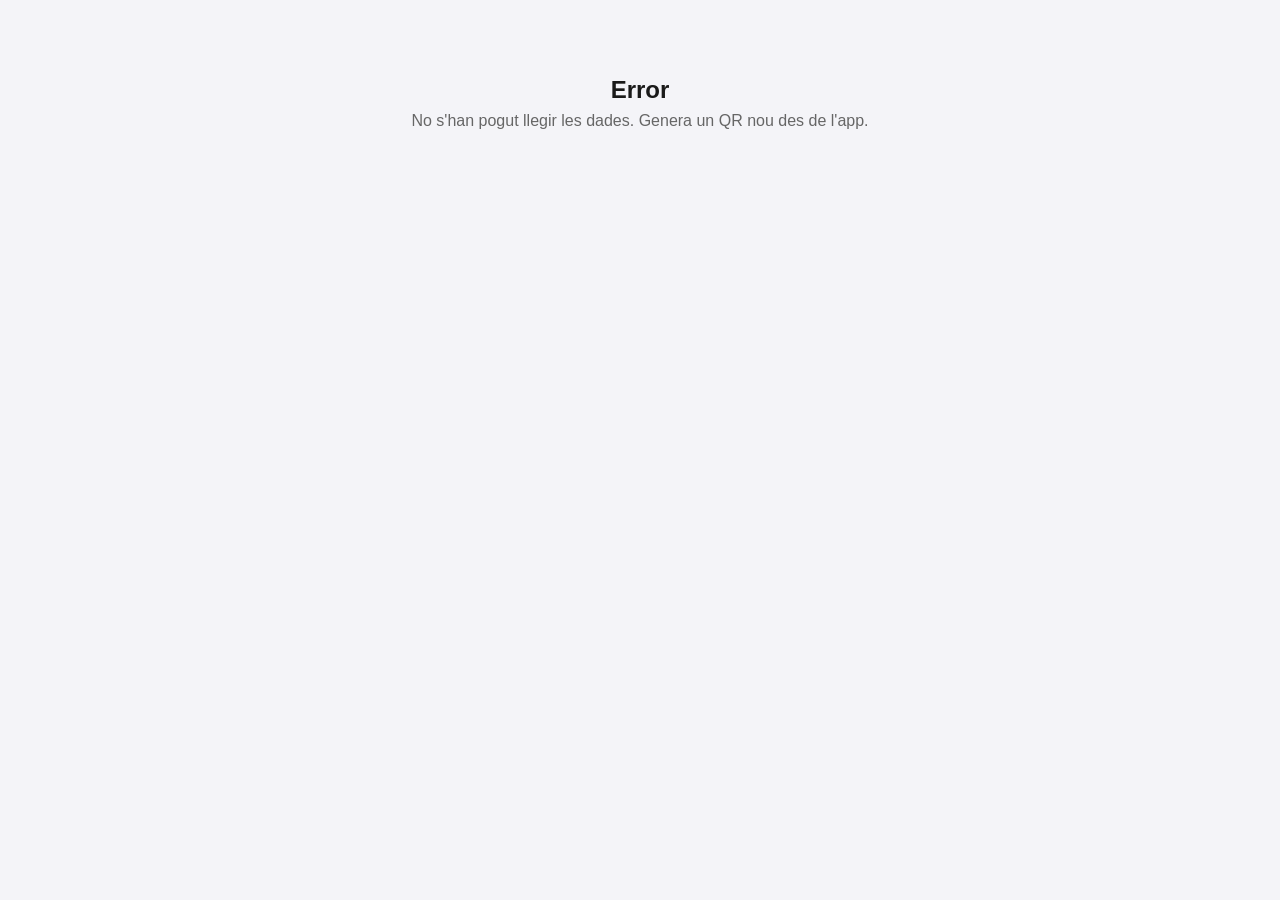
<file: view.html>
<!DOCTYPE html>
<html lang="ca">
<head>
<meta charset="UTF-8">
<meta name="viewport" content="width=device-width,initial-scale=1,maximum-scale=1">
<title>D&D — Character Snapshot</title>
<style>
*{box-sizing:border-box;margin:0;padding:0}
:root{
  --p:#7F77DD;--pl:#EEEEFE;--pd:#3C3489;
  --t:#1D9E75;--tl:#E1F5EE;--td:#085041;
  --a:#BA7517;--al:#FAEEDB;--ad:#633806;
  --r:#D85A30;--rl:#FAECE7;
  --bg:#F4F4F8;--sf:#FFF;--sv:#F0F0F4;
  --ol:#D4D4DC;--os:#666;--tx:#1a1a1a;--rr:12px;
}
@media(prefers-color-scheme:dark){
  :root{--bg:#0F0F1A;--sf:#1A1A2A;--sv:#22223A;--ol:#333350;--os:#9090B8;--tx:#E0E0F0;--pl:#21204A;--pd:#B0AAEE;--tl:#0A2820;--td:#6DCFB0;--al:#2A1A00;--ad:#E8B96A;}
}
body{background:var(--bg);color:var(--tx);font-family:-apple-system,BlinkMacSystemFont,'Segoe UI',sans-serif;min-height:100vh;padding:16px 14px 40px}
/* Header */
.dm-pill{display:inline-block;font-size:10px;font-weight:700;letter-spacing:1.2px;background:var(--p);color:#fff;padding:3px 10px;border-radius:20px;margin-bottom:10px}
.char-name{font-size:28px;font-weight:800;color:var(--tx);line-height:1.1}
.char-sub{font-size:13px;color:var(--os);margin-top:5px}
.header{text-align:center;padding:16px 0 14px;border-bottom:1px solid var(--ol);margin-bottom:14px}
/* Cards */
.card{background:var(--sf);border-radius:var(--rr);padding:14px;margin-bottom:10px;box-shadow:0 1px 4px rgba(0,0,0,.07)}
.card-lbl{font-size:10px;font-weight:700;letter-spacing:.9px;color:var(--os);margin-bottom:10px;text-transform:uppercase}
/* Stats */
.stat-row{display:grid;grid-template-columns:repeat(6,1fr);gap:6px}
.sbox{background:var(--sv);border-radius:8px;padding:7px 4px;text-align:center}
.slbl{font-size:9px;font-weight:700;color:var(--os);letter-spacing:.5px}
.sval{font-size:16px;font-weight:800;color:var(--tx)}
.smod{font-size:11px;color:var(--pd);font-weight:600}
/* HP */
.hp-num{display:flex;align-items:baseline;justify-content:center;gap:4px;margin-bottom:8px}
.hp-val{font-size:42px;font-weight:800}
.hp-sep{font-size:20px;color:var(--os)}
.hp-max{font-size:20px;color:var(--os)}
.bar-wrap{height:12px;background:var(--sv);border-radius:6px;overflow:hidden}
.bar-fill{height:100%;border-radius:6px}
.bar-note{font-size:11px;color:var(--os);text-align:center;margin-top:5px}
/* Concentration */
.conc-row{display:flex;align-items:center;gap:10px}
.conc-dot{width:11px;height:11px;border-radius:50%;background:var(--r);flex-shrink:0;animation:pulse 1.4s infinite}
@keyframes pulse{0%,100%{opacity:1}50%{opacity:.4}}
.conc-name{font-size:16px;font-weight:600;color:var(--r)}
.conc-rnd{font-size:11px;color:var(--os)}
/* Slots */
.slots-wrap{display:flex;flex-wrap:wrap;gap:8px}
.slot-grp{display:flex;flex-direction:column;align-items:center;gap:5px;background:var(--sv);border-radius:9px;padding:9px 11px;min-width:54px}
.slot-lbl{font-size:10px;font-weight:700;color:var(--os)}
.pips{display:flex;gap:4px;flex-wrap:wrap;justify-content:center}
.pip{width:10px;height:10px;border-radius:50%}
.pip.f{background:var(--p)}
.pip.e{background:transparent;border:1.5px solid var(--ol)}
.slot-rem{font-size:13px;font-weight:700}
/* SP */
.sp-big{font-size:30px;font-weight:800;color:var(--pd)}
.sp-row-v{display:flex;align-items:baseline;gap:6px;margin-bottom:8px}
/* Spells */
.spell-list{display:flex;flex-direction:column;gap:4px}
.spell-item{display:flex;align-items:center;gap:8px;padding:7px 10px;background:var(--sv);border-radius:8px;font-size:13px}
.spell-item .lv-badge{font-size:10px;font-weight:700;padding:2px 6px;border-radius:10px;flex-shrink:0}
.lv0{background:#E8E8F4;color:#555}
.lv1{background:#E3F4EE;color:#085041}
.lv2{background:#E3EEF4;color:#05304A}
.lv3{background:#F4EEE3;color:#4A3005}
.lv4{background:#F4E3E3;color:#4A0505}
.lv5{background:var(--pl);color:var(--pd)}
.lv6,.lv7,.lv8,.lv9{background:#2E2E2E;color:#fff}
.spell-psi{background:var(--pl);color:var(--pd)}
.conc-tag{font-size:9px;background:var(--rl);color:var(--r);padding:1px 5px;border-radius:6px;font-weight:700;margin-left:auto;flex-shrink:0}
/* Meta & feats */
.tag-wrap{display:flex;flex-wrap:wrap;gap:6px}
.tag{padding:5px 10px;border-radius:20px;font-size:12px;font-weight:600}
.tag-meta{background:var(--pl);color:var(--pd)}
.tag-feat{background:var(--al);color:var(--ad)}
/* Derived */
.drv-grid{display:grid;grid-template-columns:repeat(3,1fr);gap:6px}
.dbox{background:var(--sv);border-radius:9px;padding:9px 6px;text-align:center}
.dlbl{font-size:9px;font-weight:700;color:var(--os);letter-spacing:.5px;margin-bottom:4px}
.dval{font-size:18px;font-weight:800;color:var(--tx)}
/* Timestamp */
.ts-bar{text-align:center;font-size:11px;color:var(--os);margin-top:16px;padding:10px;background:var(--sf);border-radius:var(--rr)}
/* Error */
.err{text-align:center;padding:60px 20px;color:var(--os)}
.err h2{color:var(--tx);margin-bottom:8px}
</style>
</head>
<body>
<div id="root"></div>
<script>
// ── Helpers ──────────────────────────────────────────────────────────────────
function m(v){const r=Math.floor(((v||10)-10)/2);return(r>=0?'+':'')+r;}
function profB(l){return Math.floor((l-1)/4)+2;}
function hpColor(pct){return pct>0.5?'#2E9E60':pct>0.25?'#C68A00':'#D85A30';}
function fmt(ts){const d=new Date(ts*1000);return d.toLocaleDateString()+'  '+d.toLocaleTimeString([],{hour:'2-digit',minute:'2-digit'});}
function ce(tag,cls,html){const e=document.createElement(tag);if(cls)e.className=cls;if(html!==undefined)e.innerHTML=html;return e;}
function sec(label){const d=ce('div','card');d.appendChild(ce('div','card-lbl',label));return d;}

// ── Spell level badge class ───────────────────────────────────────────────────
function lvCls(l){return'lv'+l;}

// ── Render ────────────────────────────────────────────────────────────────────
function render(d){
  const root=document.getElementById('root');
  const st=d.st||[8,14,12,8,10,16];
  const [str,dex,con,int_,wis,cha]=st;
  const prof=profB(d.lv||1);
  const spMax=d.sp2?d.sp2[1]:d.lv||3;
  const spRem=d.sp2?d.sp2[0]:spMax;
  const spPct=spMax>0?Math.max(0,Math.min(1,spRem/spMax)):1;
  const maxHp=d.mh||1, hp=d.h||0;
  const hpPct=Math.max(0,Math.min(1,hp/maxHp));
  const dc=8+prof+Math.floor((cha-10)/2);
  const atk=prof+Math.floor((cha-10)/2);

  // Header
  const hdr=ce('div','header');
  hdr.appendChild(ce('div','',`<span class="dm-pill">DM VIEW</span>`));
  hdr.appendChild(ce('div','char-name',d.n||'Personatge'));
  hdr.appendChild(ce('div','char-sub',`${d.cl||'Sorcerer'} · Lv ${d.lv||'?'} · ${d.sp||'Human'} · ${d.bg||''} · ${d.al||''}`));
  root.appendChild(hdr);

  // ── Stats ──
  const statCard=sec('Ability Scores');
  const sg=ce('div','stat-row');
  [['STR',str],['DEX',dex],['CON',con],['INT',int_],['WIS',wis],['CHA',cha]].forEach(([lbl,v])=>{
    const b=ce('div','sbox');
    b.innerHTML=`<div class="slbl">${lbl}</div><div class="sval">${v}</div><div class="smod">${m(v)}</div>`;
    sg.appendChild(b);
  });
  statCard.appendChild(sg);
  root.appendChild(statCard);

  // ── Derived ──
  const drvCard=sec('Derived');
  const dg=ce('div','drv-grid');
  [['PROF',`+${prof}`],['SPELL DC',dc],['SPELL ATK',(atk>=0?'+':'')+atk]].forEach(([lbl,v])=>{
    dg.innerHTML+=`<div class="dbox"><div class="dlbl">${lbl}</div><div class="dval">${v}</div></div>`;
  });
  drvCard.appendChild(dg);
  root.appendChild(drvCard);

  // ── HP ──
  const hpCard=sec('Hit Points');
  const hn=ce('div','hp-num');
  hn.innerHTML=`<span class="hp-val" style="color:${hpColor(hpPct)}">${hp}</span><span class="hp-sep">/</span><span class="hp-max">${maxHp}</span>`;
  hpCard.appendChild(hn);
  const bw=ce('div','bar-wrap');bw.innerHTML=`<div class="bar-fill" style="width:${hpPct*100}%;background:${hpColor(hpPct)}"></div>`;
  hpCard.appendChild(bw);
  hpCard.appendChild(ce('div','bar-note',`${Math.round(hpPct*100)}% · ${maxHp-hp} dany absorbit`));
  root.appendChild(hpCard);

  // ── Concentration ──
  if(d.c){
    const cc=sec('Concentració');
    cc.style.borderLeft='3px solid var(--r)';
    cc.innerHTML+=`<div class="conc-row"><div class="conc-dot"></div><div><div class="conc-name">${d.c}</div><div class="conc-rnd">Round ${d.cr||0}</div></div></div>`;
    root.appendChild(cc);
  }

  // ── Spell Slots ──
  if(d.sl&&Object.keys(d.sl).length){
    const sc=sec('Spell Slots');
    const sw=ce('div','slots-wrap');
    Object.entries(d.sl).forEach(([lv,[used,max]])=>{
      const rem=max-used;
      const g=ce('div','slot-grp');
      let pips='';
      for(let i=0;i<max;i++)pips+=`<span class="pip ${i<rem?'f':'e'}"></span>`;
      g.innerHTML=`<div class="slot-lbl">Lv ${lv}</div><div class="pips">${pips}</div><div class="slot-rem" style="color:${rem===0?'var(--os)':'var(--tx)'}">${rem}/${max}</div>`;
      sw.appendChild(g);
    });
    sc.appendChild(sw);
    root.appendChild(sc);
  }

  // ── Sorcery Points ──
  const spCard=sec('Sorcery Points');
  spCard.innerHTML+=`<div class="sp-row-v"><span class="sp-big" style="${spRem===0?'color:var(--os)':''}">${spRem}</span><span style="color:var(--os);font-size:16px">/ ${spMax}</span></div>`;
  const sb=ce('div','bar-wrap');sb.innerHTML=`<div class="bar-fill" style="width:${spPct*100}%;background:var(--p)"></div>`;
  spCard.appendChild(sb);
  root.appendChild(spCard);

  // ── Spells known ──
  const hasCantrips=d.ca&&d.ca.length>0;
  const hasSpells=d.ksp&&d.ksp.length>0;
  if(hasCantrips||hasSpells){
    const spellCard=sec('Spells Known');
    const sl=ce('div','spell-list');

    // Helper to find spell data from name (simplified — just level tag)
    const CONC_SPELLS=['Hex','Shield of Faith','Bless','Faerie Fire','Hypnotic Pattern','Web','Slow','Banishment','Concentration'];

    if(hasCantrips){
      spellCard.appendChild(ce('div','',`<div style="font-size:10px;font-weight:700;color:var(--os);margin-bottom:5px;margin-top:2px">CANTRIPS</div>`));
      d.ca.forEach(name=>{
        const it=ce('div','spell-item');
        it.innerHTML=`<span class="lv-badge lv0">Cantrip</span><span>${name}</span>`;
        sl.appendChild(it);
      });
    }
    if(hasSpells){
      spellCard.appendChild(ce('div','',`<div style="font-size:10px;font-weight:700;color:var(--os);margin:8px 0 5px">HECHIZOS</div>`));
      d.ksp.forEach(name=>{
        const isConc=CONC_SPELLS.some(c=>name.toLowerCase().includes(c.toLowerCase())||c.toLowerCase().includes(name.toLowerCase()));
        const it=ce('div','spell-item');
        it.innerHTML=`<span class="lv-badge spell-psi">✦</span><span style="flex:1">${name}</span>${isConc?'<span class="conc-tag">CONC</span>':''}`;
        sl.appendChild(it);
      });
    }
    spellCard.appendChild(sl);
    root.appendChild(spellCard);
  }

  // ── Metamagics ──
  if(d.meta&&d.meta.length>0){
    const mc=sec('Metamàgia');
    const tw=ce('div','tag-wrap');
    d.meta.forEach(name=>{
      tw.innerHTML+=`<span class="tag tag-meta">${name}</span>`;
    });
    mc.appendChild(tw);
    root.appendChild(mc);
  }

  // ── Feats ──
  if(d.feats&&d.feats.length>0){
    const fc=sec('Feats');
    const tw=ce('div','tag-wrap');
    d.feats.forEach(name=>{
      tw.innerHTML+=`<span class="tag tag-feat">${name}</span>`;
    });
    fc.appendChild(tw);
    root.appendChild(fc);
  }

  // ── Timestamp ──
  root.appendChild(ce('div','ts-bar',`Snapshot: <strong>${fmt(d.ts)}</strong><br><span style="font-size:10px">Escaneja de nou per actualitzar</span>`));
}

function showError(msg){
  document.getElementById('root').innerHTML=`<div class="err"><h2>Error</h2><p>${msg}</p></div>`;
}

// ── Decode & render ───────────────────────────────────────────────────────────
try{
  const params=new URLSearchParams(location.search);
  const raw=params.get('d');
  if(!raw)throw new Error('No data');
  // Support both old (btoa) and new (btoa+encodeURIComponent) encoding
  let json;
  try{ json=decodeURIComponent(escape(atob(decodeURIComponent(raw)))); }
  catch(e){ json=atob(decodeURIComponent(raw)); }
  const data=JSON.parse(json);
  render(data);
}catch(e){
  showError('No s\'han pogut llegir les dades. Genera un QR nou des de l\'app.');
}
</script>
</body>
</html>
</file>
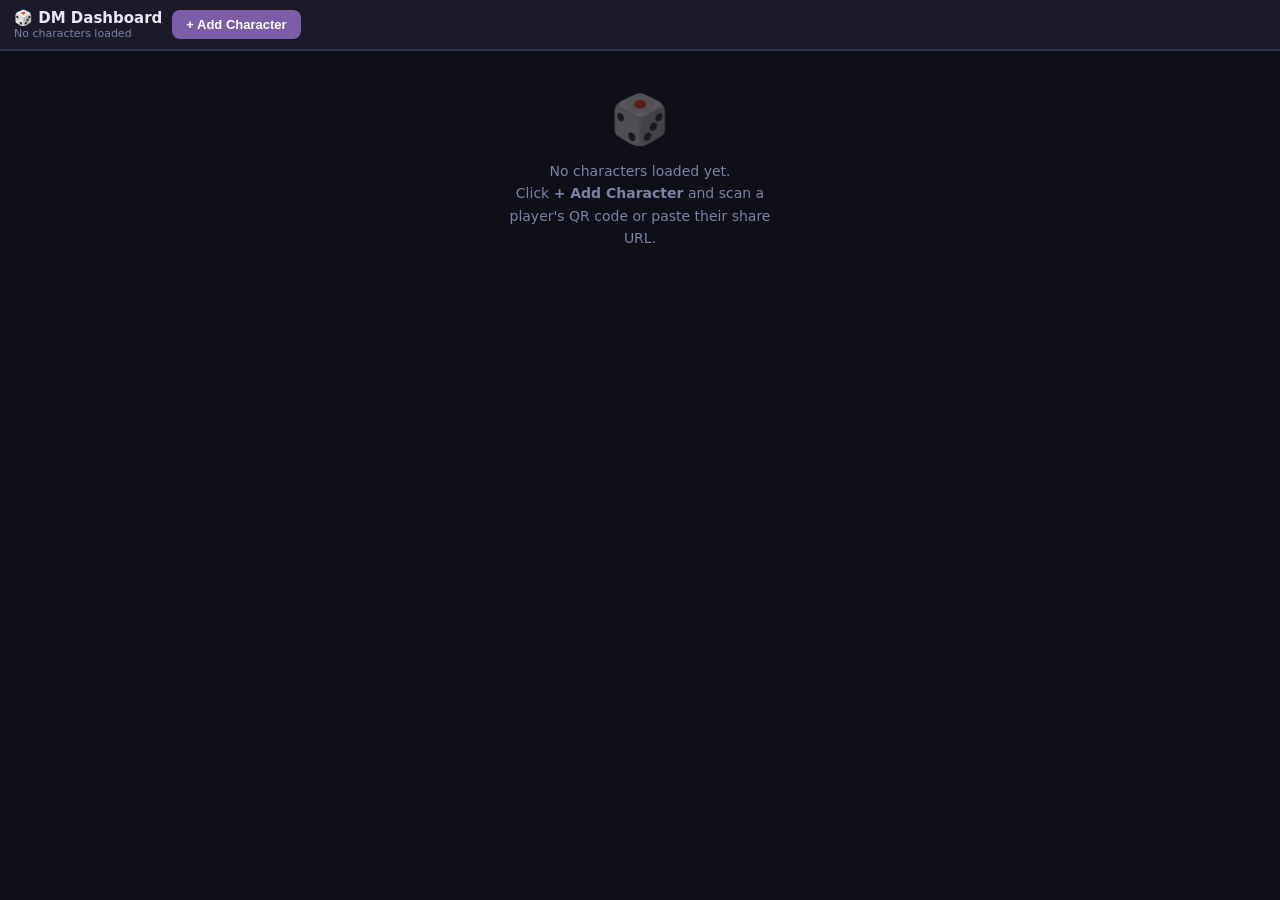
<file: dm/preview.html>
<!DOCTYPE html>
<html lang="en">
<head>
<meta charset="UTF-8">
<meta name="viewport" content="width=device-width,initial-scale=1,user-scalable=no">
<title>DM View — The Party</title>
<meta name="theme-color" content="#1A1A2A">
<style>
:root{
  --bg:#0F0F18;--sf:#1A1A28;--sv:#232336;--ol:#333350;--os:#8080A8;--tx:#E8E8F8;
  --p:#7B5EA7;--pl:#2A1F45;--pd:#C0AAEA;
  --t:#1D9E75;--tl:#0A2820;--td:#6DCFB0;
  --a:#C4A21B;--al:#2A1A00;--ad:#E8C96A;
  --r:#D85A30;--rl:#2A0F08;
  --druid:#5A7C2E;--rogue:#3A7CA5;--sorc:#7F77DD;--cleric:#7B5EA7;
  --rr:10px;
}
*{box-sizing:border-box;margin:0;padding:0;-webkit-tap-highlight-color:transparent}
html,body{height:100%;overflow:hidden;background:var(--bg);color:var(--tx)}
body{font-family:'Segoe UI',system-ui,sans-serif;font-size:14px;display:flex;flex-direction:column}

/* TOPBAR */
.topbar{height:50px;background:var(--sf);border-bottom:1px solid var(--ol);display:flex;align-items:center;padding:0 14px;gap:10px;flex-shrink:0;z-index:20}
.top-title{font-size:15px;font-weight:700;flex:1}
.top-sub{font-size:11px;color:var(--os)}
.btn-add{background:var(--p);color:#fff;border:none;border-radius:8px;padding:7px 14px;font-size:13px;font-weight:600;cursor:pointer;white-space:nowrap}
.btn-add:active{opacity:.8}

/* CHAR TABS */
.char-tabs{display:flex;background:var(--sf);border-bottom:1px solid var(--ol);flex-shrink:0;overflow-x:auto;padding:0 4px}
.char-tab{display:flex;align-items:center;gap:7px;padding:10px 14px;cursor:pointer;border:none;background:none;color:var(--os);font-size:13px;font-weight:500;white-space:nowrap;border-bottom:2.5px solid transparent;transition:all .15s;flex-shrink:0}
.char-tab.active{color:var(--tx);border-bottom-color:var(--p)}
.char-tab .ct-dot{width:10px;height:10px;border-radius:50%;flex-shrink:0}
.char-tab .ct-del{font-size:14px;color:var(--os);margin-left:4px;opacity:.5}
.char-tab .ct-del:hover{opacity:1;color:var(--r)}
.no-chars{flex:1;display:flex;align-items:center;justify-content:center;flex-direction:column;gap:12px;color:var(--os);padding:40px}
.no-chars .nc-icon{font-size:48px;opacity:.3}
.no-chars p{font-size:14px;line-height:1.6;text-align:center;max-width:280px}

/* SCROLL */
.scroll-area{flex:1;overflow-y:auto;overflow-x:hidden;-webkit-overflow-scrolling:touch}
.char-screen{display:none;padding:12px}
.char-screen.active{display:block}

/* CHARACTER HEADER CARD */
.char-hero{border-radius:var(--rr);padding:14px;margin-bottom:10px;display:flex;gap:12px;align-items:flex-start}
.ch-badge{width:48px;height:48px;border-radius:10px;display:flex;align-items:center;justify-content:center;font-size:24px;flex-shrink:0;background:rgba(255,255,255,.08)}
.ch-info{flex:1;min-width:0}
.ch-name{font-size:18px;font-weight:700;margin-bottom:2px}
.ch-sub{font-size:12px;opacity:.75;margin-bottom:6px}
.ch-hp-row{display:flex;align-items:center;gap:10px}
.ch-hp-num{font-size:22px;font-weight:800;line-height:1}
.ch-hp-label{font-size:10px;opacity:.6}
.ch-hp-bar{flex:1;height:7px;border-radius:4px;background:rgba(255,255,255,.15);overflow:hidden}
.ch-hp-fill{height:100%;border-radius:4px;transition:width .3s}
.conc-pill{display:inline-flex;align-items:center;gap:5px;background:rgba(216,90,48,.2);border:1px solid rgba(216,90,48,.4);border-radius:20px;padding:3px 10px;font-size:11px;font-weight:600;color:#ff9070;margin-top:6px}

/* RESOURCE PIPS */
.res-section{background:var(--sv);border-radius:var(--rr);padding:10px 12px;margin-bottom:10px}
.res-row{display:flex;align-items:center;gap:8px;padding:4px 0;border-bottom:1px solid var(--ol)}
.res-row:last-child{border-bottom:none}
.res-nm{font-size:12px;color:var(--os);width:160px;flex-shrink:0}
.res-pips{display:flex;gap:4px;flex:1}
.rpip{width:14px;height:14px;border-radius:50%;border:2px solid var(--p)}
.rpip.f{background:var(--p)}
.rpip.e{background:transparent}
.res-ct{font-size:11px;color:var(--os);min-width:28px;text-align:right}
.slot-row{display:flex;align-items:center;gap:6px;padding:4px 0;border-bottom:1px solid var(--ol)}
.slot-row:last-child{border-bottom:none}
.slot-lv{font-size:11px;font-weight:700;background:var(--tl);color:var(--td);border-radius:5px;padding:1px 7px;min-width:32px;text-align:center;flex-shrink:0}
.slot-pips{display:flex;gap:3px;flex:1}
.spip{width:12px;height:12px;border-radius:50%;border:2px solid var(--t);background:var(--t)}
.spip.e{background:transparent}
.slot-ct{font-size:11px;color:var(--os);min-width:28px;text-align:right}

/* SECTION TITLES */
.sec-title{font-size:10px;font-weight:700;letter-spacing:.8px;text-transform:uppercase;color:var(--os);padding:10px 0 6px;display:flex;align-items:center;gap:6px}
.sec-title::after{content:'';flex:1;height:1px;background:var(--ol)}

/* SPELL CARDS */
.spell-card{background:var(--sv);border:1px solid var(--ol);border-radius:8px;margin-bottom:6px;overflow:hidden;cursor:pointer;transition:border-color .1s}
.spell-card:hover{border-color:var(--p)}
.spell-card.domain{background:var(--al);border-color:rgba(196,162,27,.3)}
.spell-card.conc{border-color:rgba(216,90,48,.4)}
.sc-header{display:flex;align-items:center;gap:8px;padding:9px 12px}
.sc-name{font-size:13px;font-weight:700;flex:1}
.sc-badges{display:flex;gap:4px;align-items:center;flex-shrink:0}
.badge{display:inline-block;padding:2px 6px;border-radius:8px;font-size:10px;font-weight:600}
.bl{background:var(--pl);color:var(--pd)}
.bt{background:var(--tl);color:var(--td)}
.ba{background:var(--al);color:var(--ad)}
.br{background:var(--rl);color:#ff9070}
.bg{background:rgba(255,255,255,.08);color:var(--os)}
.sc-meta{font-size:11px;color:var(--os);padding:0 12px 4px}
.sc-body{border-top:1px solid var(--ol);padding:10px 12px;display:none}
.sc-body.open{display:block}
.sc-desc{font-size:13px;color:var(--tx);line-height:1.6;margin-bottom:6px}
.sc-tip{background:rgba(123,94,167,.15);border-radius:6px;padding:7px 10px;font-size:11px;color:var(--pd);line-height:1.5;border-left:3px solid var(--p)}

/* TRAIT CARDS */
.trait-card{background:var(--sv);border-left:3px solid var(--p);border-radius:0 8px 8px 0;padding:9px 12px;margin-bottom:6px}
.trait-card.gold{border-left-color:var(--a)}
.trait-nm{font-size:13px;font-weight:600;margin-bottom:3px;display:flex;align-items:center;gap:6px}
.trait-src{font-size:10px;color:var(--os)}
.trait-ds{font-size:12px;color:var(--os);line-height:1.55}

/* MODAL */
.modal-bg{position:fixed;inset:0;background:rgba(0,0,0,.7);z-index:100;display:none;align-items:flex-end;justify-content:center}
.modal-bg.open{display:flex}
.modal{background:var(--sf);border-radius:16px 16px 0 0;width:100%;max-width:500px;padding:20px;max-height:85vh;overflow-y:auto}
.modal-title{font-size:16px;font-weight:700;margin-bottom:16px;display:flex;align-items:center;justify-content:space-between}
.modal-close{background:none;border:none;color:var(--os);font-size:22px;cursor:pointer}
.load-option{background:var(--sv);border:1.5px solid var(--ol);border-radius:var(--rr);padding:16px;margin-bottom:10px;cursor:pointer;transition:border-color .15s}
.load-option:hover{border-color:var(--p)}
.load-option h3{font-size:14px;font-weight:700;margin-bottom:4px}
.load-option p{font-size:12px;color:var(--os)}
.url-input{width:100%;border:1.5px solid var(--ol);border-radius:8px;padding:10px;font-size:13px;background:var(--bg);color:var(--tx);margin-bottom:10px;font-family:monospace}
.url-input:focus{outline:none;border-color:var(--p)}
.btn-load{width:100%;padding:12px;background:var(--p);color:#fff;border:none;border-radius:8px;font-size:14px;font-weight:700;cursor:pointer;margin-bottom:8px}
.btn-load:active{opacity:.8}
.btn-load.disabled{background:var(--ol);color:var(--os);cursor:not-allowed}
.cam-wrap{width:100%;aspect-ratio:1;background:#000;border-radius:8px;overflow:hidden;margin-bottom:10px;position:relative}
.cam-wrap video{width:100%;height:100%;object-fit:cover}
.cam-overlay{position:absolute;inset:0;display:flex;align-items:center;justify-content:center;pointer-events:none}
.cam-frame{width:65%;aspect-ratio:1;border:3px solid rgba(123,94,167,.8);border-radius:12px;box-shadow:0 0 0 9999px rgba(0,0,0,.4)}
.cam-hint{text-align:center;font-size:12px;color:var(--os);margin-bottom:10px}

::-webkit-scrollbar{width:4px}
::-webkit-scrollbar-thumb{background:var(--ol);border-radius:2px}
</style>
</head>
<body>

<div class="topbar">
  <div>
    <div class="top-title">🎲 DM Dashboard</div>
    <div class="top-sub" id="party-sub">No characters loaded</div>
  </div>
  <button class="btn-add" onclick="openLoadModal()">+ Add Character</button>
</div>

<div class="char-tabs" id="char-tabs"></div>

<div class="scroll-area" id="scroll-area">
  <div class="no-chars" id="no-chars">
    <div class="nc-icon">🎲</div>
    <p>No characters loaded yet.<br>Click <strong>+ Add Character</strong> and scan a player's QR code or paste their share URL.</p>
  </div>
  <div id="char-screens"></div>
</div>

<!-- LOAD MODAL -->
<div class="modal-bg" id="load-modal" onclick="if(event.target===this)closeModal()">
  <div class="modal">
    <div class="modal-title">
      Load Character
      <button class="modal-close" onclick="closeModal()">✕</button>
    </div>
    <div id="modal-body">
      <div class="load-option" onclick="showUrlInput()">
        <h3>🔗 Paste Share URL</h3>
        <p>Player copies their URL from the Share button and sends it to you</p>
      </div>
      <div class="load-option" onclick="showCamera()">
        <h3>📷 Scan QR Code</h3>
        <p>Point camera at the player's QR code</p>
      </div>
    </div>
  </div>
</div>

<script>
// ══ SPELL DATABASE — all 4 classes ══
const SPELLS = {
// ── CLERIC ──
'guidance':{n:'Guidance',lv:0,sc:'Divination',conc:true,time:'Action',range:'Touch',desc:'Touch a creature. Once before the spell ends, it can add 1d4 to one ability check of its choice.',tip:'Best support cantrip. Cast before every skill check.'},
'sacred-flame':{n:'Sacred Flame',lv:0,sc:'Evocation',conc:false,time:'Action',range:'60 ft',desc:'A creature you can see within range must succeed on a DEX save or take 1d8 Radiant damage. Target gains no benefit from cover. Scales at 5/11/17.',tip:'Ignores cover — great vs armored enemies hiding behind walls.'},
'thaumaturgy':{n:'Thaumaturgy',lv:0,sc:'Transmutation',conc:false,time:'Action',range:'30 ft',desc:'Minor wonder: booming voice, flickering flames, trembling ground, altered eye color, opening/closing doors. Up to 3 effects active at once.',tip:'Pure roleplay. Intimidation with booming voice and trembling ground.'},
'toll-the-dead':{n:'Toll the Dead',lv:0,sc:'Necromancy',conc:false,time:'Action',range:'60 ft',desc:'A creature you can see must succeed on a WIS save or take 1d8 Necrotic damage (1d12 if it is missing any HP). Scales at 5/11/17.',tip:'Always use d12 version on wounded enemies. Best offensive cleric cantrip.'},
'spare-the-dying':{n:'Spare the Dying',lv:0,sc:'Necromancy',conc:false,time:'Action',range:'15 ft',desc:'[Grave Domain] Stabilize a creature at 0 HP. For Grave Cleric: range is 30 ft and can be cast as a Bonus Action.',tip:'Domain bonus makes this actually usable in combat — Bonus Action from 30 ft.'},
'resistance':{n:'Resistance',lv:0,sc:'Abjuration',conc:true,time:'Action',range:'Touch',desc:'Touch a creature. Once before the spell ends, it can add 1d4 to one saving throw of its choice. (Concentration, 1 min)',tip:'Pre-cast before a known big saving throw.'},
'word-of-radiance':{n:'Word of Radiance',lv:0,sc:'Evocation',conc:false,time:'Action',range:'Self (5-ft)',desc:'Each hostile creature within 5 feet must succeed on a CON save or take 1d6 Radiant damage. Scales at 5/11/17.',tip:'Great when surrounded — hits all melee enemies at once.'},
'light':{n:'Light',lv:0,sc:'Evocation',conc:false,time:'Action',range:'Touch',desc:'Object sheds 20-ft bright light, 20-ft dim light for 1 hour. Can be cast on a hostile creature\'s item (DEX save to avoid).',tip:'Free light source. Attach to a thrown stone or arrow.'},
'mending':{n:'Mending',lv:0,sc:'Transmutation',conc:false,time:'1 min',range:'Touch',desc:'Repair one break or tear in an object. Leaves no trace. Cannot restore magical properties.',tip:'Fix broken weapons and equipment between encounters.'},
'bane':{n:'Bane',lv:1,sc:'Enchantment',conc:true,time:'Action',range:'30 ft',desc:'[Domain] Up to 3 creatures must succeed on a CHA save or subtract 1d4 from all attack rolls and saving throws for 1 minute. (Concentration)',tip:'Simultaneously penalizes enemy attacks AND saves. Massive action economy flip.'},
'false-life':{n:'False Life',lv:1,sc:'Necromancy',conc:false,time:'Action',range:'Self',desc:'[Domain] Gain 2d4+4 Temporary HP for 1 hour. Higher slots: +5 THP per slot above 1st.',tip:'No concentration! Pre-cast before combat for free buffer HP.'},
'bless':{n:'Bless',lv:1,sc:'Enchantment',conc:true,time:'Action',range:'30 ft',desc:'Up to 3 willing creatures add 1d4 to attack rolls and saving throws for 1 minute. (Concentration) Higher slots: +1 creature per slot.',tip:'Best lv1 spell. Bonus to attacks AND saves for 3 allies simultaneously.'},
'command':{n:'Command',lv:1,sc:'Enchantment',conc:false,time:'Action',range:'60 ft',desc:'One creature must succeed on a WIS save or follow a one-word command on its next turn: Flee, Grovel, Halt, Drop, or Approach.',tip:'Grovel = target is prone, all attacks vs them have Advantage. Halt wastes enemy turn.'},
'cure-wounds':{n:'Cure Wounds',lv:1,sc:'Abjuration',conc:false,time:'Action',range:'Touch',desc:'Restore 2d8 + spellcasting modifier HP. +2d8 per slot above 1st.',tip:'Use Healing Word in combat (bonus action); save Cure Wounds for big heals.'},
'detect-magic':{n:'Detect Magic',lv:1,sc:'Divination',conc:true,time:'Action',range:'Self',desc:'Sense the presence of magic within 30 ft. See magical auras and identify the school. (Concentration, 10 min; can be cast as ritual)',tip:'Ritual cast = zero slot cost. Always use before looting rooms.'},
'guiding-bolt':{n:'Guiding Bolt',lv:1,sc:'Evocation',conc:false,time:'Action',range:'120 ft',desc:'Ranged spell attack: 4d6 Radiant. The next attack roll against the target before the end of your next turn has Advantage. +1d6 per slot.',tip:'Doubles as a buff for martial allies. Give Advantage to the fighter.'},
'healing-word':{n:'Healing Word',lv:1,sc:'Abjuration',conc:false,time:'Bonus',range:'60 ft',desc:'Restore 2d4 + spellcasting modifier HP to a visible creature. Bonus action! +2d4 per slot.',tip:'Bonus action! Revive a downed ally AND still cast a spell or attack this turn.'},
'inflict-wounds':{n:'Inflict Wounds',lv:1,sc:'Necromancy',conc:false,time:'Action',range:'Touch',desc:'Melee spell attack: 2d10 Necrotic damage. +2d10 per slot above 1st.',tip:'Huge burst at low levels. Upcast to 3rd (6d10) for a reliable opener.'},
'protection-evil-good':{n:'Protection from Evil & Good',lv:1,sc:'Abjuration',conc:true,time:'Action',range:'Touch',desc:'Chosen creature type (aberration/celestial/elemental/fey/fiend/undead) has Disadvantage on attacks vs. the target and can\'t charm, frighten, or possess it. (Concentration, 10 min)',tip:'Essential vs demons, devils, undead bosses. Put it on the tank.'},
'sanctuary':{n:'Sanctuary',lv:1,sc:'Abjuration',conc:false,time:'Bonus',range:'30 ft',desc:'Bonus action. Attackers must succeed on a WIS save to target the warded creature. Ends if the creature attacks or casts a harmful spell. (1 min)',tip:'Bonus action cast. Protect downed allies or a fragile party member.'},
'shield-of-faith':{n:'Shield of Faith',lv:1,sc:'Abjuration',conc:true,time:'Bonus',range:'60 ft',desc:'+2 AC to a willing creature. Bonus action cast. (Concentration, 10 min)',tip:'Bonus action! +2 AC on the tank before battle, then take your full action.'},
'gentle-repose':{n:'Gentle Repose',lv:2,sc:'Necromancy',conc:false,time:'Action',range:'Touch',desc:'[Domain] Preserve a corpse from decay and prevent undead animation for 10 days. Also extends the time limit for resurrection spells by 10 days. Can be ritual cast.',tip:'Ritual cast = extends Raise Dead window for free.'},
'ray-of-enfeeblement':{n:'Ray of Enfeeblement',lv:2,sc:'Necromancy',conc:true,time:'Action',range:'60 ft',desc:'[Domain] Ranged spell attack. On hit: target must succeed on a CON save or deal only half damage with Strength-based attacks. Repeat save each turn. (Concentration, 1 min)',tip:'Cripples fighters and giants who rely on Strength for attacks.'},
'aid':{n:'Aid',lv:2,sc:'Abjuration',conc:false,time:'Action',range:'30 ft',desc:'Up to 3 creatures gain +5 max HP and current HP for 8 hours. No concentration. +5 HP per slot above 2nd.',tip:'8-hour duration, no concentration. Cast before a big fight.'},
'augury':{n:'Augury',lv:2,sc:'Divination',conc:false,time:'1 min',range:'Self',desc:'Receive an omen (Weal, Woe, both, or nothing) about an action taken in the next 30 minutes. 1 free cast per day. Can be ritual cast.',tip:'Free ritual cast daily. 100% reliable for near-future planning.'},
'blindness-deafness':{n:'Blindness/Deafness',lv:2,sc:'Transmutation',conc:false,time:'Action',range:'120 ft',desc:'CON save or target is Blinded or Deafened for 1 minute (your choice). Repeat save each turn. No concentration. +1 creature per slot.',tip:'Blinded = Disadvantage on attacks, Advantage for attackers. No concentration is huge.'},
'hold-person':{n:'Hold Person',lv:2,sc:'Enchantment',conc:true,time:'Action',range:'60 ft',desc:'WIS save or Paralyzed for 1 minute. Repeat save each turn. Attacks within 5 ft auto-crit. (Concentration) +1 target per slot.',tip:'Auto-crits on every melee hit within 5 ft. Devastating combo with martials.'},
'lesser-restoration':{n:'Lesser Restoration',lv:2,sc:'Abjuration',conc:false,time:'Bonus',range:'Touch',desc:'Bonus action. End one condition on a creature: Blinded, Deafened, Paralyzed, Poisoned, or one disease.',tip:'Bonus action removal of Paralyzed can save a fight.'},
'prayer-of-healing':{n:'Prayer of Healing',lv:2,sc:'Abjuration',conc:false,time:'10 min',range:'30 ft',desc:'Up to 5 creatures each regain 2d8 + spellcasting modifier HP. Cannot be cast during combat. +2d8 per slot.',tip:'Best out-of-combat mass heal. 10-min cast time, no concentration.'},
'silence':{n:'Silence',lv:2,sc:'Illusion',conc:true,time:'Action',range:'120 ft',desc:'20-ft sphere of magical silence. No sound can enter or exit. Creatures inside are immune to thunder damage and cannot cast spells with Verbal components. (Concentration, 10 min)',tip:'Completely shuts down enemy spellcasters. Can be ritual cast.'},
'spiritual-weapon':{n:'Spiritual Weapon',lv:2,sc:'Evocation',conc:false,time:'Bonus',range:'60 ft',desc:'Create a spectral weapon. Bonus action each turn: melee spell attack for 1d8 + spellcasting modifier Force damage. No concentration, 1 min. +1d8 per 2 slots.',tip:'No concentration! Free bonus action attack every single turn.'},
'warding-bond':{n:'Warding Bond',lv:2,sc:'Abjuration',conc:false,time:'Action',range:'Touch',desc:'+1 AC and +1 saving throws to the target. Resistance to all damage. You share all damage the target takes. Lasts 1 hour.',tip:'Powerful tank buff — you take shared damage, position carefully.'},
'zone-of-truth':{n:'Zone of Truth',lv:2,sc:'Enchantment',conc:false,time:'Action',range:'60 ft',desc:'15-ft sphere for 10 minutes. CHA save or creature cannot knowingly lie while inside. All creatures know if they failed the save.',tip:'Interrogation gold. Those who fail literally cannot lie.'},
'revivify':{n:'Revivify',lv:3,sc:'Necromancy',conc:false,time:'Action',range:'Touch',desc:'[Domain] Return a creature that died within the last minute to life with 1 HP. Cannot restore missing body parts. (300 gp diamond consumed)',tip:'Carry at least one diamond. The most impactful emergency spell in the game.'},
'vampiric-touch':{n:'Vampiric Touch',lv:3,sc:'Necromancy',conc:true,time:'Action',range:'Self',desc:'[Domain] Make a melee spell attack. On hit: 3d6 Necrotic damage; regain HP equal to half the damage dealt. Use Action each turn to attack again. (Concentration, 1 min)',tip:'Self-sustaining damage. Great with Spirit Shroud.'},
'animate-dead':{n:'Animate Dead',lv:3,sc:'Necromancy',conc:false,time:'1 min',range:'10 ft',desc:'Create a skeleton or zombie from a pile of bones or a corpse. Undead servant is under your control for 24 hours. Re-cast to maintain. +2 undead per slot.',tip:'Persistent minions. Upcast to 5th for 5 undead simultaneously.'},
'aura-of-vitality':{n:'Aura of Vitality',lv:3,sc:'Abjuration',conc:true,time:'Action',range:'Self (30-ft)',desc:'Bonus action each turn: heal one creature within 30 ft for 2d6 HP. (Concentration, 1 min)',tip:'~7 HP per bonus action × 10 turns = ~70 HP total for one 3rd-level slot.'},
'beacon-of-hope':{n:'Beacon of Hope',lv:3,sc:'Abjuration',conc:true,time:'Action',range:'30 ft',desc:'Up to 5 creatures have Advantage on WIS saves and death saving throws and regain maximum HP from healing spells. (Concentration, 1 min)',tip:'Maximize healing + Advantage on death saves. Combine with Mass Cure Wounds.'},
'bestow-curse':{n:'Bestow Curse',lv:3,sc:'Necromancy',conc:true,time:'Action',range:'Touch',desc:'WIS save or cursed for 1 minute (Concentration). Choose: Disadvantage on checks/saves for an ability; Disadvantage on attacks vs. you; lose action on a roll of 4 or less; +1d8 Necrotic on each of your hits. Upcast to 5th: no concentration needed.',tip:'Upcast to 5th for no concentration. Lose-action variant is devastating on solo bosses.'},
'dispel-magic':{n:'Dispel Magic',lv:3,sc:'Abjuration',conc:false,time:'Action',range:'120 ft',desc:'End any spell of 3rd level or lower on the target automatically. For higher-level spells: make a spellcasting ability check (DC 10 + spell level).',tip:'Upcast to auto-succeed on any spell level. Remove enemy concentration.'},
'mass-healing-word':{n:'Mass Healing Word',lv:3,sc:'Abjuration',conc:false,time:'Bonus',range:'60 ft',desc:'Bonus action. Up to 6 visible creatures each regain 2d4 + spellcasting modifier HP. +2d4 per slot.',tip:'Bonus action + 6 targets. Emergency revival of multiple downed allies.'},
'speak-with-dead':{n:'Speak with Dead',lv:3,sc:'Necromancy',conc:false,time:'Action',range:'10 ft',desc:'Ask a corpse up to 5 questions. The corpse only knows what it knew in life, speaks only languages it knew, and gives brief, cryptic answers.',tip:'Interrogate murder victims, extract passwords, learn dungeon secrets.'},
'spirit-guardians':{n:'Spirit Guardians',lv:3,sc:'Conjuration',conc:true,time:'Action',range:'Self (15-ft)',desc:'Spectral forms flit around you. Enemies within the aura: difficult terrain + WIS save or 3d8 Radiant or Necrotic damage when entering or starting their turn there. (Concentration, 10 min) +1d8 per slot.',tip:'Best sustained damage spell for Clerics. Move into melee and watch enemies melt.'},
'spirit-shroud':{n:'Spirit Shroud',lv:3,sc:'Necromancy',conc:true,time:'Bonus',range:'Self',desc:'Your attacks deal an extra 1d8 Necrotic, Radiant, or Cold damage (your choice). Creatures that take this damage can\'t regain HP until the start of your next turn. Enemy speed −10 ft. (Concentration, 1 min)',tip:'Pairs perfectly with Vampiric Touch: extra damage + deny enemy healing.'},
'remove-curse':{n:'Remove Curse',lv:3,sc:'Abjuration',conc:false,time:'Action',range:'Touch',desc:'End all curses affecting one creature or object. If the object is a cursed magic item, its curse remains, but the spell ends the creature\'s attunement to it.',tip:'Also frees the creature from attunement to a cursed magic item.'},
'blight':{n:'Blight',lv:4,sc:'Necromancy',conc:false,time:'Action',range:'30 ft',desc:'[Domain] CON save or take 8d8 Necrotic damage (half on save). Plants automatically fail the save and take maximum damage. No concentration.',tip:'No-concentration nuke. 8d8 avg 36 Necrotic. Plants take 64 max damage.'},
'death-ward':{n:'Death Ward',lv:4,sc:'Abjuration',conc:false,time:'Action',range:'Touch',desc:'[Domain] The first time the creature would drop to 0 HP, it drops to 1 HP instead and the spell ends. Also negates magical instant-death effects. 8 hours.',tip:'Pre-cast on the person most likely to die. 8-hour insurance policy.'},
'aura-of-life':{n:'Aura of Life',lv:4,sc:'Abjuration',conc:true,time:'Action',range:'Self (30-ft)',desc:'Allies within 30 ft gain resistance to Necrotic damage. Each turn, allies at 0 HP regain 1 HP. (Concentration, 10 min)',tip:'Auto-stabilizes downed allies each turn. Huge vs undead encounters.'},
'aura-of-purity':{n:'Aura of Purity',lv:4,sc:'Abjuration',conc:true,time:'Action',range:'Self (30-ft)',desc:'Allies within 30 ft can\'t be diseased and have Advantage on saves vs Blinded, Charmed, Deafened, Frightened, Paralyzed, Poisoned, and Stunned conditions. (Concentration, 10 min)',tip:'Blanket protection vs status effects. Incredible vs condition-heavy casters.'},
'banishment':{n:'Banishment',lv:4,sc:'Abjuration',conc:true,time:'Action',range:'30 ft',desc:'CHA save or target is banished (Incapacitated, no actions). If Concentration is maintained for 1 full minute, extraplanar creatures are permanently banished. +1 creature per slot.',tip:'Remove a powerful enemy from the fight. Permanent vs extraplanar creatures!'},
'divination':{n:'Divination',lv:4,sc:'Divination',conc:false,time:'Action',range:'Self',desc:'Your deity gives a truthful answer to one question about a goal in the next 7 days. 1 free cast per day; additional casts risk false info. Can be ritual cast.',tip:'Free ritual cast daily. Guaranteed deity information.'},
'freedom-of-movement':{n:'Freedom of Movement',lv:4,sc:'Abjuration',conc:false,time:'Action',range:'Touch',desc:'Ignore difficult terrain, not slowed by magic, immune to paralyzed and restrained, spend only 5 ft of movement to escape a grapple. 1 hour, no concentration.',tip:'No concentration + 1 hour. Give to the frontliner.'},
'guardian-of-faith':{n:'Guardian of Faith',lv:4,sc:'Conjuration',conc:false,time:'Action',range:'30 ft',desc:'Large spectral guardian: hostile creatures entering within 10 ft take 20 Radiant damage (DEX save for half). Disappears after dealing 60 total damage. 8 hours.',tip:'Set-and-forget area denial on a chokepoint for 8 hours.'},
'antilife-shell':{n:'Antilife Shell',lv:5,sc:'Abjuration',conc:true,time:'Action',range:'Self (10-ft)',desc:'[Domain] A 10-ft aura: living creatures cannot willingly enter. (Not undead or constructs.) The aura moves with you. (Concentration, 1 hr)',tip:'Walk safely through hordes of living enemies. Forces range-only combat.'},
'raise-dead':{n:'Raise Dead',lv:5,sc:'Necromancy',conc:false,time:'1 hr',range:'Touch',desc:'[Domain] Return a creature dead up to 10 days to life with 1 HP. Cannot restore missing body parts. Creature suffers Exhaustion. (500 gp diamond consumed)',tip:'Always carry a 500 gp diamond. Most critical emergency resource.'},
'circle-of-power':{n:'Circle of Power',lv:5,sc:'Abjuration',conc:true,time:'Action',range:'Self (30-ft)',desc:'Allies within 30 ft have Advantage on saving throws against magical effects. On a successful save against an area damage spell, they take no damage instead of half. (Concentration, 10 min)',tip:'Converts "half damage on save" to zero damage for all allies. Huge vs AOE spells.'},
'commune':{n:'Commune',lv:5,sc:'Divination',conc:false,time:'1 min',range:'Self',desc:'Contact your deity and ask up to 3 yes/no questions. Answers are truthful. 1 free cast per day. Can be ritual cast.',tip:'Free ritual cast daily. Three deity yes/no answers for planning.'},
'contagion':{n:'Contagion',lv:5,sc:'Necromancy',conc:false,time:'Action',range:'Touch',desc:'Melee spell attack. On hit: target makes CON saves at the end of each of its turns. After 3 failed saves, it suffers a disease (Blinding Sickness, Filth Fever, Flesh Rot, Mindfire, Seizure, or Slimy Doom).',tip:'3 failures = boss has a permanent disease for the rest of the encounter.'},
'dawn':{n:'Dawn',lv:5,sc:'Evocation',conc:true,time:'Action',range:'60 ft',desc:'30-ft radius, 40-ft tall cylinder of daylight. Undead have Disadvantage on attack rolls. Any creature that enters or starts its turn inside takes 4d10 Radiant damage. (Concentration, 1 min)',tip:'Undead bane. They can\'t attack effectively while melting inside.'},
'flame-strike':{n:'Flame Strike',lv:5,sc:'Evocation',conc:false,time:'Action',range:'60 ft',desc:'10-ft radius, 40-ft cylinder: DEX save or 4d6 Fire + 4d6 Radiant damage (half on save). +1d6 of each type per slot above 5th.',tip:'Two damage types — very hard to fully resist. Bypasses many creature immunities.'},
'greater-restoration':{n:'Greater Restoration',lv:5,sc:'Abjuration',conc:false,time:'Action',range:'Touch',desc:'Remove one of these: reduce Exhaustion by 1; end one charm/petrify/curse effect; restore a reduced ability score to normal; restore a reduced HP maximum. (100 gp diamond dust consumed)',tip:'Only reliable cure for petrification and exhaustion.'},
'holy-weapon':{n:'Holy Weapon',lv:5,sc:'Evocation',conc:true,time:'Bonus',range:'Touch',desc:'Imbue a weapon with holy power: +2d8 Radiant on each hit. Bonus action to dismiss: 30-ft burst, CON save or Blinded for 1 minute. (Concentration, 1 hr)',tip:'Give to a martial. +2d8 Radiant all fight, then explosive Blinded finale on dismiss.'},
'mass-cure-wounds':{n:'Mass Cure Wounds',lv:5,sc:'Abjuration',conc:false,time:'Action',range:'60 ft',desc:'Up to 6 creatures each regain 5d8 + spellcasting modifier HP. No concentration. +1d8 per slot above 5th.',tip:'Emergency mass heal. ~22+WIS to 6 targets. Best used to save multiple near-dead allies.'},
'scrying':{n:'Scrying',lv:5,sc:'Divination',conc:true,time:'10 min',range:'Self',desc:'Observe a creature on the same plane (WIS save, modified by familiarity with the target). An invisible sensor appears near the target. (Concentration, 10 min)',tip:'Track enemy leaders before confronting them.'},
'blade-barrier':{n:'Blade Barrier',lv:6,sc:'Evocation',conc:true,time:'Action',range:'90 ft',desc:'Wall of whirling blades (up to 100 ft long, 20 ft tall, 5 ft thick): DEX save or 6d10 Slashing damage (half on save). Difficult terrain. (Concentration, 10 min)',tip:'Zone denial + massive damage. Force enemies to walk through it or go around.'},
'harm':{n:'Harm',lv:6,sc:'Necromancy',conc:false,time:'Action',range:'60 ft',desc:'CON save or take 14d6 Necrotic damage (half on save). Target\'s HP maximum is reduced by the Necrotic damage dealt for 1 hour. Cannot drop below 1 HP.',tip:'Reduces enemy max HP. Combine with other damage for sustained pressure.'},
'heal':{n:'Heal',lv:6,sc:'Abjuration',conc:false,time:'Action',range:'60 ft',desc:'Restore 70 HP to a creature within range. Also ends Blinded, Deafened, and any diseases. No concentration. +10 HP per slot above 6th.',tip:'70 HP + condition clearing in one action. Best single-target healing spell.'},
'heroes-feast':{n:"Heroes' Feast",lv:6,sc:'Conjuration',conc:false,time:'10 min',range:'Self (10-ft)',desc:'Feast for up to 12 creatures: cured of all diseases and poison, immune to frightened and poisoned conditions, Advantage on WIS saves, +2d10 maximum HP for 24 hours. (1,000 gp bowl consumed)',tip:'Pre-cast before a known boss fight. WIS Advantage + HP last all day.'},
'sunbeam':{n:'Sunbeam',lv:6,sc:'Evocation',conc:true,time:'Action',range:'Self (60-ft line)',desc:'60-ft line of brilliant light: CON save or 6d8 Radiant + Blinded for 1 minute. Undead have Disadvantage on the save. Action each turn to re-emit the beam. (Concentration, 1 min)',tip:'Reusable each turn! Blinded enemies are severely penalized. Obliterates undead.'},
'true-seeing':{n:'True Seeing',lv:6,sc:'Divination',conc:false,time:'Action',range:'Touch',desc:'Creature gains Truesight (120 ft), can see into the Ethereal Plane, and sees through illusions and magical darkness. 1 hour.',tip:'Counter invisibility and illusions for a full hour.'},
'word-of-recall':{n:'Word of Recall',lv:6,sc:'Conjuration',conc:false,time:'Action',range:'5 ft',desc:'You and up to 5 willing creatures teleport instantly to the sanctuary you previously designated with this spell.',tip:'Emergency party extraction. Designate your home temple as sanctuary first.'},
'divine-word':{n:'Divine Word',lv:7,sc:'Evocation',conc:false,time:'Bonus',range:'30 ft',desc:'Bonus action. Visible creatures by current HP: ≤5 die; ≤10 are Stunned; ≤30 are Blinded and Deafened; ≤50 are Deafened. Celestials, elementals, fey, fiends: CHA save or banished to their home plane.',tip:'Bonus action! Instantly kills or cripples weakened enemies.'},
'etherealness':{n:'Etherealness',lv:7,sc:'Conjuration',conc:false,time:'Action',range:'Self',desc:'Enter the Ethereal Plane. Can move through objects and walls. Can\'t affect or be affected by the material plane. Can see 60 ft into the material plane. 8 hours.',tip:'Walk through walls. Escape any physical danger. Set up ambushes.'},
'fire-storm':{n:'Fire Storm',lv:7,sc:'Evocation',conc:false,time:'Action',range:'150 ft',desc:'Up to 10 10-ft cubes (arrange freely within range): DEX save or 7d10 Fire damage (half on save). Magical vegetation in the area burns. No concentration.',tip:'Shape the cubes to exclude allies. Flexible area + no concentration at this level.'},
'plane-shift':{n:'Plane Shift',lv:7,sc:'Conjuration',conc:false,time:'Action',range:'Touch',desc:'Transport yourself and up to 8 willing creatures to another plane. OR make a melee spell attack to banish a creature (CHA save). Requires a forked rod attuned to the destination.',tip:'Banish the boss to a hellish plane, or escape any situation instantly.'},
'regenerate':{n:'Regenerate',lv:7,sc:'Transmutation',conc:false,time:'1 min',range:'Touch',desc:'Restore 4d8+15 HP immediately. Regrow severed body parts within 2 minutes. Regain 1 HP every 6 seconds for 1 hour. No concentration.',tip:'Pre-cast before a dungeon: ~600 HP of slow regeneration over an hour.'},
'resurrection':{n:'Resurrection',lv:7,sc:'Necromancy',conc:false,time:'1 hr',range:'Touch',desc:'Return a creature dead up to 100 years to life with full HP. Restores all missing body parts. (1,000 gp diamond consumed)',tip:'Unlike Raise Dead, fully restores the body. 100-year time limit.'},
'antimagic-field':{n:'Antimagic Field',lv:8,sc:'Abjuration',conc:true,time:'Action',range:'Self (10-ft)',desc:'10-ft sphere of antimagic. Spells can\'t be cast inside or pass through it. Magical items are inert while in the sphere. The sphere moves with you. (Concentration, 1 hr)',tip:'Completely shuts down enemy spellcasters. Note: your spells also stop.'},
'holy-aura':{n:'Holy Aura',lv:8,sc:'Abjuration',conc:true,time:'Action',range:'Self (30-ft)',desc:'Allies within 30 ft have Advantage on all saving throws and impose Disadvantage on attacks against them. Undead and fiends that hit an ally must succeed on a CON save or be Blinded. (Concentration, 1 min)',tip:'Ultimate defensive aura. Advantage on every save + Disadvantage on every attack.'},
'sunburst':{n:'Sunburst',lv:8,sc:'Evocation',conc:false,time:'Action',range:'150 ft',desc:'60-ft radius burst of brilliant light: CON save or 12d6 Radiant + Blinded for 1 minute (half damage, not blinded on save). Magical darkness in the area is dispelled. No concentration.',tip:'Massive AOE, no concentration. 12d6 avg 42 Radiant. Obliterates undead.'},
'mass-heal':{n:'Mass Heal',lv:9,sc:'Abjuration',conc:false,time:'Action',range:'60 ft',desc:'Restore a total of 700 HP, divided however you choose among any number of creatures you can see within range. Also ends Blinded, Deafened, and diseases on all affected creatures.',tip:'700 HP to distribute freely. Can fully heal an entire party in one action.'},
'true-resurrection':{n:'True Resurrection',lv:9,sc:'Necromancy',conc:false,time:'1 hr',range:'Touch',desc:'Return a creature dead up to 200 years to life with full HP. Creates a new body if needed. Counters effects that prevent resurrection. (25,000 gp diamond consumed)',tip:'Creates a body from nothing. Counters wish-blocked death effects.'},
'gate':{n:'Gate',lv:9,sc:'Conjuration',conc:true,time:'Action',range:'60 ft',desc:'Open a portal to another plane. Creatures can pass through in both directions. You can call a specific creature by name; it must succeed on a WIS save to avoid being pulled through. (Concentration, 1 min)',tip:'Call a deity\'s servant by name and force it through.'},
'power-word-heal':{n:'Power Word: Heal',lv:9,sc:'Enchantment',conc:false,time:'Action',range:'60 ft',desc:'Restore all of a creature\'s hit points. The creature also ends the Charmed, Frightened, Paralyzed, and Stunned conditions on itself.',tip:'Full HP restoration + 4 conditions cleared in one action.'},

// ── DRUID (key spells) ──
'druidcraft':{n:'Druidcraft',lv:0,sc:'Transmutation',conc:false,time:'Action',range:'30 ft',desc:'Minor nature effect: predict weather, make a flower bloom, create a harmless sensory effect, or light/snuff a campfire.',tip:'Predict weather before a long rest. Signal allies with animal sounds.'},
'shillelagh':{n:'Shillelagh',lv:0,sc:'Transmutation',conc:false,time:'Bonus',range:'Self',desc:'Bonus action. Your club or quarterstaff uses your spellcasting modifier for attacks and deals 1d8 bludgeoning (magic). Lasts 1 minute.',tip:'Warden/Protector: WIS-based melee with magic damage. Essential for melee builds.'},
'starry-wisp':{n:'Starry Wisp',lv:0,sc:'Evocation',conc:false,time:'Action',range:'60 ft',desc:'Ranged spell attack: 1d8 Radiant. Target sheds 10-ft bright light until the start of your next turn (prevents Hiding). Scales at 5/11/17.',tip:'Tag invisible enemies or prevent hiding. Radiant bypasses many resistances.'},
'thorn-whip':{n:'Thorn Whip',lv:0,sc:'Transmutation',conc:false,time:'Action',range:'30 ft',desc:'Melee spell attack (30-ft reach): 1d6 Piercing. On hit: pull target up to 10 ft toward you. Scales at 5/11/17.',tip:'Pull enemies off ledges, into hazards, or away from allies.'},
'produce-flame':{n:'Produce Flame',lv:0,sc:'Conjuration',conc:false,time:'Bonus',range:'Self',desc:'Bonus action. Flame in hand (20-ft bright light, 20-ft dim). As action: ranged spell attack, 1d8 Fire (60 ft range). Scales at 5/11/17.',tip:'Free light source AND damage cantrip. Bonus action activation.'},
'entangle':{n:'Entangle',lv:1,sc:'Conjuration',conc:true,time:'Action',range:'90 ft',desc:'STR save or Restrained for 1 min (repeat save each turn). 20-ft square of grasping plants is difficult terrain even for those who save. Requires loose soil or grass. (Concentration)',tip:'Best lv1 control spell. Restrained = Disadvantage on attacks, Advantage on attacks vs target.'},
'healing-word-d':{n:'Healing Word',lv:1,sc:'Abjuration',conc:false,time:'Bonus',range:'60 ft',desc:'Bonus action. Target regains 2d4 + WIS mod HP. +2d4 per slot.',tip:'Bonus action! Revive downed ally AND still cast a spell this turn.'},
'thunderwave':{n:'Thunderwave',lv:1,sc:'Evocation',conc:false,time:'Action',range:'Self (15-ft cube)',desc:'CON save or 2d8 thunder + pushed 10 ft. Half damage on save. Everything in 15-ft cube. Audible 300 ft away. +2d8 per slot.',tip:'Great escape spell when grappled or surrounded.'},
'faerie-fire':{n:'Faerie Fire',lv:1,sc:'Evocation',conc:true,time:'Action',range:'60 ft',desc:'DEX save or outlined in light. Attacks vs outlined creatures have Advantage. Outlined creatures cannot benefit from invisibility. (Concentration, 1 min)',tip:'Best lv1 concentration. Advantage for ALL allies on ALL attacks. Counters invisibility.'},
'moonbeam':{n:'Moonbeam',lv:2,sc:'Evocation',conc:true,time:'Action',range:'120 ft',desc:'5-ft cylinder (40 ft tall) of pale silver moonlight. CON save or 2d10 Radiant (half on save). Shapechangers have Disadvantage. Bonus action: move beam 60 ft each turn. +2d10 per slot. (Concentration, 1 min)',tip:'Radiant vs undead. Disadvantage on save for shapechangers. Move beam as bonus action!'},
'spike-growth':{n:'Spike Growth',lv:2,sc:'Transmutation',conc:true,time:'Action',range:'150 ft',desc:'20-ft radius: difficult terrain AND 2d4 Piercing per 5 ft traveled through it. Ground looks natural (Perception DC 15). Lasts 10 min. (Concentration)',tip:'Brutal area control. Combine with Thorn Whip to drag enemies through it.'},
'pass-without-trace':{n:'Pass without Trace',lv:2,sc:'Abjuration',conc:true,time:'Action',range:'Self',desc:'You and chosen creatures within 30 ft gain +10 to Stealth checks and leave no tracks. (Concentration, 1 hr)',tip:'+10 to stealth is absurd. Essential for infiltration missions.'},
'conjure-animals':{n:'Conjure Animals',lv:3,sc:'Conjuration',conc:true,time:'Action',range:'60 ft',desc:'Summon swarms or beasts that fill a 10-ft cube. They use your spell attack/DC and act on your initiative. (Concentration, 1 hr)',tip:'Circle always-prepared at lv5. Excellent battlefield control.'},
'call-lightning':{n:'Call Lightning',lv:3,sc:'Conjuration',conc:true,time:'Action',range:'120 ft',desc:'Summon storm cloud. Action each turn: call bolt, DEX save or 3d10 Lightning. Half on save. +1d10 in stormy weather. +1d10 per slot. (Concentration, 10 min)',tip:'Best sustained damage. 3d10/turn for 10 turns for one lv3 slot.'},
'polymorph':{n:'Polymorph',lv:4,sc:'Transmutation',conc:true,time:'Action',range:'60 ft',desc:'WIS save or transform into beast of CR ≤ target\'s level. Reverts when HP drops to 0. Target retains personality but not class features. (Concentration, 1 hr)',tip:'Turn the barbarian into a T-Rex (CR 8). Turn a boss into a harmless rabbit.'},
'wall-of-fire':{n:'Wall of Fire',lv:4,sc:'Evocation',conc:true,time:'Action',range:'120 ft',desc:'60-ft wall (20 ft tall, 1 ft thick): 5d8 Fire to chosen side (DEX save for half). Passing through deals 5d8 Fire. +1d8 per slot. (Concentration, 1 min)',tip:'Zone denial + massive damage. Shape around enemies.'},
'antilife-shell-d':{n:'Antilife Shell',lv:5,sc:'Abjuration',conc:true,time:'Action',range:'Self (10-ft)',desc:'10-ft aura: living creatures cannot willingly enter. Moves with you. (Concentration, 1 hr)',tip:'Walk through hordes safely. Force enemies to range-only combat.'},
'mass-cure-wounds-d':{n:'Mass Cure Wounds',lv:5,sc:'Abjuration',conc:false,time:'Action',range:'60 ft',desc:'Up to 6 creatures each regain 5d8 + WIS mod HP. No concentration. +1d8 per slot.',tip:'Emergency mass heal. ~22+WIS to 6 targets at once.'},
'conjure-elemental':{n:'Conjure Elemental',lv:5,sc:'Conjuration',conc:true,time:'Action',range:'60 ft',desc:'Summon an Elemental of CR 5 or lower from a compatible environment. Obeys verbal commands. Becomes hostile if concentration breaks. (Concentration, 1 hr)',tip:'Air Elemental (fly speed + whirlwind). Fire moves through enemies. Choose by terrain.'},
'heal-d':{n:'Heal',lv:6,sc:'Abjuration',conc:false,time:'Action',range:'60 ft',desc:'Restore 70 HP. Also ends Blinded, Deafened, and all diseases. No concentration. +10 HP per slot.',tip:'70 HP + conditions in one action. Best single-target healing.'},
'sunbeam-d':{n:'Sunbeam',lv:6,sc:'Evocation',conc:true,time:'Action',range:'Self (60-ft line)',desc:'CON save or 6d8 Radiant + Blinded 1 min. Undead Disadvantage. Action each turn to re-fire. (Concentration, 1 min)',tip:'Reusable each turn! Obliterates undead.'},
'fire-storm-d':{n:'Fire Storm',lv:7,sc:'Evocation',conc:false,time:'Action',range:'150 ft',desc:'Up to 10 10-ft cubes (arrange freely): DEX save or 7d10 Fire (half on save). No concentration.',tip:'Shape to exclude allies. Flexible area, no concentration.'},
'foresight':{n:'Foresight',lv:9,sc:'Divination',conc:false,time:'1 min',range:'Touch',desc:'8 hours, no concentration. Target cannot be surprised. Advantage on attack rolls, ability checks, and saving throws. Enemies have Disadvantage on attacks against target.',tip:'Cast on yourself before a boss fight. Best buff spell in the game.'},

// ── ROGUE (Arcane Trickster spells + key abilities) ──
'mage-hand':{n:'Mage Hand',lv:0,sc:'Conjuration',conc:false,time:'Action',range:'30 ft',desc:'Create a spectral floating hand within range. Manipulate objects, open containers, retrieve items, pour out a vial. Can\'t attack or lift more than 10 lb. (1 min)',tip:'For Arcane Trickster: invisible and can be used as part of Sleight of Hand.'},
'minor-illusion':{n:'Minor Illusion',lv:0,sc:'Illusion',conc:false,time:'Action',range:'30 ft',desc:'Create a sound or image within range. A sound lasts 1 min. An image (5-ft cube) lasts 1 min and is stationary.',tip:'Create distractions, false voices, or visual decoys. Versatile utility.'},
'prestidigitation':{n:'Prestidigitation',lv:0,sc:'Transmutation',conc:false,time:'Action',range:'10 ft',desc:'Minor magical trick: create small sensory effect, light/snuff fire, clean/soil 1 cu ft, chill/warm/flavor 1 cu ft, mark an object, create small non-magical item (1 hr).',tip:'Infinite creative uses. One of the most flexible cantrips.'},
'find-familiar':{n:'Find Familiar',lv:1,sc:'Conjuration',conc:false,time:'1 hr',range:'10 ft',desc:'Summon a spirit familiar in animal form. It can deliver touch spells. Communicate telepathically within 100 ft. See through its eyes. Can vanish into pocket dimension.',tip:'Delivers touch spells like Shocking Grasp for Sneak Attack at range.'},
'silent-image':{n:'Silent Image',lv:1,sc:'Illusion',conc:true,time:'Action',range:'60 ft',desc:'Create a visual illusion (15-ft cube) that moves and changes as you direct (no sound). INT Investigation check to detect. (Concentration, 10 min)',tip:'Create false walls, creatures, or terrain features to deceive enemies.'},
'charm-person':{n:'Charm Person',lv:1,sc:'Enchantment',conc:false,time:'Action',range:'30 ft',desc:'WIS save or charmed for 1 hour. Treats you as friendly. Spell ends if you/allies harm target. Target knows it was charmed afterward. +1 target per slot.',tip:'Social situations: talk past guards, extract info. Remember: they know later.'},
'disguise-self':{n:'Disguise Self',lv:1,sc:'Illusion',conc:false,time:'Action',range:'Self',desc:'Change your appearance (not physical form): height ±1 ft, weight, features, clothing, gear. Doesn\'t change tactile feel. INT Investigation (DC = spell save DC) to detect. 1 hour.',tip:'Infiltration essential. Change appearance before entering any guarded location.'},
'color-spray':{n:'Color Spray',lv:1,sc:'Illusion',conc:false,time:'Action',range:'Self (15-ft cone)',desc:'Blinded creatures in a 15-ft cone until end of your next turn. Affects creatures in order of HP (lowest first), totaling 6d10 HP worth.',tip:'Cheap crowd control at low levels. Blind low-HP enemies or minions.'},
'blur':{n:'Blur',lv:2,sc:'Illusion',conc:true,time:'Action',range:'Self',desc:'Your body is blurred. Attackers have Disadvantage on attacks against you (unless using abilities that ignore Disadvantage). (Concentration, 1 min)',tip:'Self-defense when in melee. Reliable if no Truesight or Blindsight nearby.'},
'invisibility':{n:'Invisibility',lv:2,sc:'Illusion',conc:true,time:'Action',range:'Touch',desc:'Creature becomes invisible. Spell ends if it attacks or casts a spell. (Concentration, 1 hr) +1 creature per slot.',tip:'Extremely powerful. Sneak Attack on every attack while invisible.'},
'hold-person-r':{n:'Hold Person',lv:2,sc:'Enchantment',conc:true,time:'Action',range:'60 ft',desc:'WIS save or Paralyzed. Repeat save each turn. Attacks within 5 ft auto-crit. (Concentration, 1 min) +1 humanoid per slot.',tip:'Auto-crits from within 5 ft. Combined with Sneak Attack = devastating.'},
'hypnotic-pattern':{n:'Hypnotic Pattern',lv:3,sc:'Illusion',conc:true,time:'Action',range:'120 ft',desc:'30-ft cube: WIS save or Incapacitated and speed 0 for 1 min. Effect ends if creature takes damage or someone uses action to shake it out. (Concentration)',tip:'One of the best crowd control spells. Shut down multiple enemies at once.'},
'greater-invisibility':{n:'Greater Invisibility',lv:4,sc:'Illusion',conc:true,time:'Action',range:'Touch',desc:'Creature becomes invisible. Spell does NOT end when it attacks or casts spells. (Concentration, 1 min)',tip:'Unlike regular invisibility, persists through attacks. Every attack has Advantage.'},
'phantasmal-killer':{n:'Phantasmal Killer',lv:4,sc:'Illusion',conc:true,time:'Action',range:'120 ft',desc:'WIS save or frightened by a phantasm only target can see. Repeat save each turn, 4d10 Psychic on failed save. (Concentration, 1 min)',tip:'Persistent psychic damage + frightened condition if target keeps failing.'},
'mislead':{n:'Mislead',lv:5,sc:'Illusion',conc:true,time:'Action',range:'Self',desc:'Become invisible and simultaneously create an illusory double at your location. The double can move, gesture, speak. You can see and hear through the double. (Concentration, 1 hr)',tip:'Total concealment while controlling a double. Perfect infiltration.'},

// ── SORCERER (Aberrant Mind) ──
'mind-sliver':{n:'Mind Sliver',lv:0,sc:'Enchantment',conc:false,time:'Action',range:'60 ft',desc:'INT save or 1d6 Psychic damage. On failed save: target subtracts 1d4 from its next saving throw before end of your next turn. Scales at 5/11/17.',tip:'Cast BEFORE a save-or-suck spell. Free debuff with no slot cost.'},
'sword-burst':{n:'Sword Burst',lv:0,sc:'Conjuration',conc:false,time:'Action',range:'Self (5-ft)',desc:'Brief field of swords: DEX save or 1d6 Force to all other creatures within 5 ft. Scales at 5/11/17.',tip:'Good when surrounded. Force damage has almost no resistances.'},
'chill-touch':{n:'Chill Touch',lv:0,sc:'Necromancy',conc:false,time:'Action',range:'Touch',desc:'Melee spell attack: 1d10 Necrotic. Target can\'t regain HP until start of your next turn. Undead also have Disadvantage on attacks vs you until then. Scales.',tip:'Deny healing on a key target. Great vs regenerating enemies.'},
'mage-hand-s':{n:'Mage Hand',lv:0,sc:'Conjuration',conc:false,time:'Action',range:'30 ft',desc:'Spectral hand to manipulate objects, open containers, retrieve items within range. Can\'t attack. (1 min)',tip:'Psionic Sorcerer: appears invisible by default.'},
'message':{n:'Message',lv:0,sc:'Transmutation',conc:false,time:'Action',range:'120 ft',desc:'Whisper a message to a creature within range. It can reply in a whisper only you hear. Doesn\'t need line of sight (only line of effect).',tip:'Silent communication in combat or social situations.'},
'dissonant-whispers':{n:'Dissonant Whispers',lv:1,sc:'Enchantment',conc:false,time:'Action',range:'60 ft',desc:'WIS save or 3d6 Psychic + target uses its reaction to immediately move away (no Opportunity Attacks). On save: half damage, no movement. +1d6 per slot.',tip:'Forces enemy to waste reaction AND move away. Removes it from melee.'},
'arms-of-hadar':{n:'Arms of Hadar',lv:1,sc:'Conjuration',conc:false,time:'Action',range:'Self (10-ft)',desc:'Tendrils erupt from you. STR save or 2d6 Necrotic; can\'t take reactions until next turn. Half on save. +2d6 per slot.',tip:'No reactions for enemies means no Shield reactions. Good opener before AoE.'},
'tasha-mind-whip':{n:"Tasha's Mind Whip",lv:1,sc:'Enchantment',conc:false,time:'Action',range:'90 ft',desc:'INT save or 3d6 Psychic + must choose between moving, Action, or bonus action (loses one). +1d6 and +1 target per slot.',tip:'Forces enemy to sacrifice action economy. Scaling with slot is excellent.'},
'calm-emotions':{n:'Calm Emotions',lv:2,sc:'Enchantment',conc:true,time:'Action',range:'60 ft',desc:'20-ft sphere: suppress charm/fear on humanoids OR make hostile creatures indifferent (until attacked). WIS save. (Concentration, 1 min)',tip:'De-escalate a mob or stop a berserk ally.'},
'detect-thoughts':{n:'Detect Thoughts',lv:2,sc:'Divination',conc:true,time:'Action',range:'Self',desc:'Read surface thoughts of a visible creature (Wisdom modifier check to avoid). Deeper probing requires INT save. Detects presence of thoughts within 30 ft. (Concentration, 1 min)',tip:'Interrogation and infiltration tool. Works through walls for detection.'},
'suggestion':{n:'Suggestion',lv:2,sc:'Enchantment',conc:true,time:'Action',range:'30 ft',desc:'WIS save or carry out a reasonable suggestion for up to 8 hours. The suggestion must be worded to sound plausible. (Concentration)',tip:'Extremely powerful social and combat control. "Drop your weapon and leave."'},
'hunger-of-hadar':{n:'Hunger of Hadar',lv:3,sc:'Conjuration',conc:true,time:'Action',range:'150 ft',desc:'20-ft sphere of blackness. Blind inside. DEX save or 2d6 Cold at start of turn; CON save or 2d6 Acid at end of turn. Difficult terrain. (Concentration, 1 min)',tip:'Two saves per turn, difficult terrain, blinded. Devastating zone of denial.'},
'summon-aberration':{n:'Summon Aberration',lv:4,sc:'Conjuration',conc:true,time:'Action',range:'90 ft',desc:'Summon an aberrant spirit (Beholderkin, Slaad, or Star Spawn). It uses your spell attack/DC. Scales with slot level for damage and HP. (Concentration, 1 hr)',tip:'Flexible summon. Beholderkin has a ranged eye ray. All have good HP.'},
'raulothim-psychic-lance':{n:"Raulothim's Psychic Lance",lv:4,sc:'Enchantment',conc:false,time:'Action',range:'120 ft',desc:'Name a creature or target one you can see. INT save or 7d6 Psychic + Incapacitated until end of next turn. On save: half, not Incapacitated. +1d6 per slot.',tip:'No concentration incapacitation. Say the name through walls for a range bonus.'},
'dominate-person':{n:'Dominate Person',lv:5,sc:'Enchantment',conc:true,time:'Action',range:'60 ft',desc:'WIS save or charmed + fully under your control for 1 min. Repeat save when taking damage. Issue mental commands (no action). (Concentration) +1 duration level per slot.',tip:'Turn an enemy into your ally. Use them to attack their own allies.'},
'scatter':{n:'Scatter',lv:6,sc:'Conjuration',conc:false,time:'Action',range:'30 ft',desc:'Up to 5 creatures (WIS save to resist for unwilling) teleport to unoccupied spaces within 120 ft that you can see.',tip:'Reposition allies or scatter enemies. Drop an enemy into a hazard.'},
'power-word-pain':{n:'Power Word: Pain',lv:7,sc:'Enchantment',conc:false,time:'Action',range:'60 ft',desc:'Target with 100+ HP must succeed on a CON save or be Incapacitated, halved speed, and disadvantaged on attacks/saves until it succeeds on a CON save at the end of its turn.',tip:'No concentration incapacitation on targets with 100+ HP.'},

// ── DRUID extra spells (IDs from druid app) ──
'control-flames':{n:'Control Flames',lv:0,sc:'Transmutation',conc:false,time:'Action',range:'60 ft',desc:'Expand, move, or extinguish a nonmagical flame up to 5-ft cube. Alter color, create simple shapes, or snuff entirely. Instantaneous changes are permanent.',tip:'Extinguish torches silently for stealth. Create shaped flames for signaling.'},
'create-bonfire':{n:'Create Bonfire',lv:0,sc:'Conjuration',conc:true,time:'Action',range:'60 ft',desc:'Create a bonfire in a 5-ft cube. CON save or 1d8 fire damage on entering. Difficult terrain. Scales: +1d8 at 5/11/17. (Conc, 1 min)',tip:'Zone denial cantrip. Drop on a doorway — enemies must pass through or go around.'},
'druidcraft':{n:'Druidcraft',lv:0,sc:'Transmutation',conc:false,time:'Action',range:'30 ft',desc:'Minor nature effects: predict weather next 24h, make a flower bloom, create a harmless sensory effect, or instantly light/snuff a campfire.',tip:'Predict weather before a long rest. Signal allies with sounds or light.'},
'elementalism':{n:'Elementalism',lv:0,sc:'Transmutation',conc:false,time:'Action',range:'30 ft',desc:'Minor elemental effect: small earth tremor (no damage), mist or fog, fire flare/dim, or move 1 gallon of water. Cannot deal damage.',tip:'Move water out of boots, create concealing mist, or signal with fire.'},
'frostbite':{n:'Frostbite',lv:0,sc:'Evocation',conc:false,time:'Action',range:'60 ft',desc:'CON save or 1d6 cold damage and Disadvantage on next weapon attack before end of next turn. Scales: +1d6 at 5/11/17.',tip:'Pairs with allies who use weapon attacks. Debuff on a save is great action economy.'},
'gust':{n:'Gust',lv:0,sc:'Transmutation',conc:false,time:'Action',range:'30 ft',desc:'STR save or pushed 5 ft. Can open/close an unlocked door or window, or knock a small object from a surface.',tip:'Knock projectiles off ledges, open doors from range, minor repositioning.'},
'infestation':{n:'Infestation',lv:0,sc:'Conjuration',conc:false,time:'Action',range:'30 ft',desc:'CON save or 1d6 poison damage and moved 5 ft in a random direction. Movement doesn\'t provoke OA. Scales: +1d6 at 5/11/17.',tip:'Random push can break concentration or push enemies off ledges. Situationally strong.'},
'magic-stone':{n:'Magic Stone',lv:0,sc:'Transmutation',conc:false,time:'Bonus',range:'Touch',desc:'Bonus action. Imbue 1–3 pebbles: ranged spell attack (+WIS mod+Prof), 1d6+WIS mod bludgeoning. Can give to an ally to throw. Duration 1 min.',tip:'Hand stones to an ally with Extra Attack. They use your spell stat with their action economy.'},
'mold-earth':{n:'Mold Earth',lv:0,sc:'Transmutation',conc:false,time:'Action',range:'30 ft',desc:'Move 5-ft cube of loose earth 5 ft. Create/destroy difficult terrain. Excavate writing in earth. Changes last 1 hour.',tip:'Create instant foxholes for cover, fill pit traps, or dig under walls.'},
'poison-spray':{n:'Poison Spray',lv:0,sc:'Necromancy',conc:false,time:'Action',range:'30 ft',desc:'CON save or 1d12 poison damage. Scales: +1d12 at 5/11/17. Highest damage cantrip but common resistance.',tip:'High damage vs creatures with no poison resistance. Avoid vs undead/constructs.'},
'primal-savagery':{n:'Primal Savagery',lv:0,sc:'Transmutation',conc:false,time:'Action',range:'Self',desc:'Melee spell attack. Your teeth or nails become natural weapons: 1d10 acid damage on hit. Scales: +1d10 at 5/11/17.',tip:'Best melee cantrip for druids. Strong with Potent Spellcasting.'},
'shape-water':{n:'Shape Water',lv:0,sc:'Transmutation',conc:false,time:'Action',range:'30 ft',desc:'Move 5-ft cube of water 5 ft. Change flow direction. Create simple shapes (1h). Freeze water (1h). Alter color/opacity.',tip:'Freeze water to create bridges. Combine with other water-based spells.'},
'thunderclap':{n:'Thunderclap',lv:0,sc:'Evocation',conc:false,time:'Action',range:'Self 5ft',desc:'CON save or 1d6 thunder to ALL creatures within 5-ft emanation. Sound audible 100 ft away. Scales at 5/11/17.',tip:'Good area cantrip when surrounded. Noise attracts attention — bad for stealth.'},
'absorb-elements':{n:'Absorb Elements',lv:1,sc:'Abjuration',conc:false,time:'Reaction',range:'Self',desc:'Reaction when taking acid/cold/fire/lightning/thunder damage. Gain resistance to that type until start of next turn. Add 1d6 of that type to next melee attack.',tip:'Free reaction spell. Saves your life vs elementals and breath weapons.'},
'animal-friendship':{n:'Animal Friendship',lv:1,sc:'Enchantment',conc:false,time:'Action',range:'30 ft',desc:'WIS save (INT 4 or lower fails auto) or beast is charmed for 24 hours. Higher slots: +1 beast per slot above 1st.',tip:'Charm predators, get mounts, gather animal allies. Roleplay gold.'},
'earth-tremor':{n:'Earth Tremor',lv:1,sc:'Evocation',conc:false,time:'Action',range:'10 ft',desc:'DEX save or 1d12 bludgeoning + knocked prone in 10-ft radius. Creates difficult terrain from loose rock. Scales: +1d12 per slot.',tip:'Massive AOE at low levels. Combine with ranged attacks — prone + difficult terrain.'},
'fog-cloud':{n:'Fog Cloud',lv:1,sc:'Conjuration',conc:true,time:'Action',range:'120 ft',desc:'20-ft radius sphere of thick fog (heavily obscured). Scales: +20-ft radius per slot. (Conc, 1 hr)',tip:'Blinding zone. Great escape tool or to negate enemy ranged attacks.'},
'goodberry':{n:'Goodberry',lv:1,sc:'Transmutation',conc:false,time:'Action',range:'Touch',desc:'Create 10 magical berries. Each heals 1 HP and provides nutrition for 24 hours. Berries lose magic after 24 hours.',tip:'Pre-cast before rest. 10 HP of healing for 1 lv1 slot. Keeps party fed.'},
'ice-knife':{n:'Ice Knife',lv:1,sc:'Conjuration',conc:false,time:'Action',range:'60 ft',desc:'Ranged spell attack: 1d10 piercing. On hit or miss: DEX save or 2d6 cold to all within 5 ft. Higher slots: +2d6 cold per slot.',tip:'Burst damage + area cold. Even on miss the explosion triggers.'},
'longstrider':{n:'Longstrider',lv:1,sc:'Transmutation',conc:false,time:'Action',range:'Touch',desc:'Speed +10 ft for 1 hour. No concentration. Higher slots: +1 target per slot.',tip:'No concentration! Buff the whole party at lv5+. Huge mobility boost.'},
'purify-food':{n:'Purify Food and Drink',lv:1,sc:'Transmutation',conc:false,time:'Action',range:'10 ft',desc:'Purify all nonmagical food and drink within 5-ft radius, removing poison and disease. Can be ritual cast.',tip:'Ritual cast before eating in a dungeon. Zero slot cost.'},
'snare':{n:'Snare',lv:1,sc:'Abjuration',conc:false,time:'1 min',range:'Touch',desc:'Invisible magical trap. DEX save or restrained until dispelled. 8-hour duration.',tip:'Set before a long rest to protect camp. Invisible + 8 hours = passive sentinel.'},
'speak-with-animals':{n:'Speak with Animals',lv:1,sc:'Divination',conc:false,time:'Action',range:'Self',desc:'Understand and be understood by beasts for 10 minutes. Beasts share knowledge of nearby locations and events. Can be ritual cast.',tip:'Always prepared via Druidic. Ritual cast free. Scouts, warning systems.'},
'barkskin':{n:'Barkskin',lv:2,sc:'Transmutation',conc:false,time:'Bonus',range:'Touch',desc:'Bonus action. Minimum AC becomes 17 for 1 hour. No concentration.',tip:'No concentration! Minimum AC 17 works while unarmored or in Wild Shape.'},
'darkvision':{n:'Darkvision',lv:2,sc:'Transmutation',conc:false,time:'Action',range:'Touch',desc:'Grant Darkvision 60 ft for 8 hours. No concentration.',tip:'Give to party members without darkvision before a dungeon.'},
'dust-devil':{n:'Dust Devil',lv:2,sc:'Conjuration',conc:true,time:'Action',range:'60 ft',desc:'5-ft cube spinning column: STR save or 1d8 bludgeoning + moved 10 ft away. Difficult terrain. Bonus action: move 30 ft. Scales: +1d8 per slot. (Conc, 1 min)',tip:'Cheap damage + area denial + bonus action movement.'},
'earthbind':{n:'Earthbind',lv:2,sc:'Transmutation',conc:true,time:'Action',range:'300 ft',desc:'STR save or flying speed becomes 0, creature descends 60 ft/round (no fall damage). (Conc, 1 min)',tip:'300 ft range. Bring down flying enemies safely.'},
'flame-blade':{n:'Flame Blade',lv:2,sc:'Evocation',conc:true,time:'Bonus',range:'Self',desc:'Bonus action. Scimitar-like blade of fire. Melee spell attack: 3d6 fire. Sheds light. Scales: +1d6 per 2 slots. (Conc, 10 min)',tip:'Strong for melee Druids. WIS-based, magic damage, free light source.'},
'flaming-sphere':{n:'Flaming Sphere',lv:2,sc:'Conjuration',conc:true,time:'Action',range:'60 ft',desc:'5-ft sphere: DEX save or 2d6 fire on adjacent creatures. Bonus action: move 30 ft. Scales: +2d6 per slot. (Conc, 1 min)',tip:'Bonus action to attack = use your action for something else. Great action economy.'},
'gust-of-wind':{n:'Gust of Wind',lv:2,sc:'Evocation',conc:true,time:'Action',range:'Self 60ft',desc:'60-ft line: STR save or pushed 15 ft. Difficult terrain vs movement into wind. Gas/vapors dispersed. (Conc, 1 min)',tip:'Dispel Cloudkill, Stinking Cloud. Push enemies off ledges.'},
'healing-spirit':{n:'Healing Spirit',lv:2,sc:'Conjuration',conc:true,time:'Bonus',range:'60 ft',desc:'Invisible spirit in 5-ft cube. Creature there at turn start (or enters): heals 1d6. Max = 1 + WIS mod total heals. Move as bonus action. (Conc, 1 min)',tip:'Incredibly efficient healing over time. Park it on the tank.'},
'heat-metal':{n:'Heat Metal',lv:2,sc:'Transmutation',conc:true,time:'Action',range:'60 ft',desc:'Metal object sears: 2d8 fire + CON save or drop it. Bonus action each turn for free to repeat. Metal armor: Disadvantage on attacks/checks. (Conc, 1 min)',tip:'Destroys armored enemies. Force them to drop weapons. Bonus action sustained.'},
'protection-from-poison':{n:'Protection from Poison',lv:2,sc:'Abjuration',conc:false,time:'Action',range:'Touch',desc:'If poisoned: neutralize one poison. Advantage on saves vs poison. Resistance to poison damage. 1 hour, no concentration.',tip:'Pre-cast before fighting poisonous creatures. No concentration = cheap insurance.'},
'summon-beast':{n:'Summon Beast',lv:2,sc:'Conjuration',conc:true,time:'Action',range:'90 ft',desc:'Summon a Beast Spirit (Air/Land/Water). Uses your spell attack/DC. Scales with slot level. (Conc, 1 hr)',tip:'Solid damage concentration. Air Spirit can fly. Land has extra attacks at higher levels.'},
'wither-and-bloom':{n:'Wither and Bloom',lv:2,sc:'Necromancy',conc:false,time:'Action',range:'60 ft',desc:'CON save or 2d6 necrotic in 10-ft sphere. One creature of choice in area heals 1d6 + WIS mod instead. Scales: +1d6 per slot.',tip:'Selective AOE + healing in one action.'},
'erupting-earth':{n:'Erupting Earth',lv:3,sc:'Transmutation',conc:false,time:'Action',range:'120 ft',desc:'DEX save or 3d12 bludgeoning in 20-ft cube (half on save). Creates difficult terrain (rubble). Scales: +1d12 per slot.',tip:'Large AOE damage + permanent difficult terrain. No concentration!'},
'plant-growth':{n:'Plant Growth',lv:3,sc:'Transmutation',conc:false,time:'Action',range:'150 ft',desc:'100-ft radius: difficult terrain (4× movement cost) for 24 hours. OR 8-hr casting: enrich soil for bountiful harvest.',tip:'4× movement cost means enemies spend their whole turn moving 10 ft. Brutal.'},
'sleet-storm':{n:'Sleet Storm',lv:3,sc:'Conjuration',conc:true,time:'Action',range:'150 ft',desc:'20-ft radius cylinder: difficult terrain, DEX save or fall prone when entering/starting there. Heavy obscurement. (Conc, 1 min)',tip:'Triple control: difficult terrain + prone + heavy obscurement. Locks down a zone.'},
'speak-with-plants':{n:'Speak with Plants',lv:3,sc:'Transmutation',conc:false,time:'Action',range:'Self 30ft',desc:'Plants understand you and can answer questions. Can animate plants to entangle (STR save or restrained 1 min). 10 min.',tip:'Scout nearby enemies through plants. Entangle surprise. Nature scouting.'},
'summon-fey':{n:'Summon Fey',lv:3,sc:'Conjuration',conc:true,time:'Action',range:'90 ft',desc:'Summon Fey Spirit (Fuming/Mirthful/Tricksy). Uses your spell attack/DC. Scales with slot. (Conc, 1 hr)',tip:'Mirthful fey adds Charmed. Tricksy fey can go invisible. Flexible utility summon.'},
'tidal-wave':{n:'Tidal Wave',lv:3,sc:'Conjuration',conc:false,time:'Action',range:'120 ft',desc:'30-ft long, 10-ft wide wave: DEX save or 4d8 bludgeoning + knocked prone (half on save). Creates difficult terrain. No concentration.',tip:'No concentration AOE. Prone + difficult terrain. Excellent vs grouped enemies.'},
'water-breathing':{n:'Water Breathing',lv:3,sc:'Transmutation',conc:false,time:'Action',range:'30 ft',desc:'Up to 10 creatures can breathe underwater for 24 hours. No concentration. Can be ritual cast.',tip:'Ritual cast before underwater missions. Zero slot cost.'},
'wind-wall':{n:'Wind Wall',lv:3,sc:'Evocation',conc:true,time:'Action',range:'120 ft',desc:'60-ft long, 15-ft high wall: STR save or 3d8 bludgeoning. Ranged projectiles have Disadvantage through it. (Conc, 1 min)',tip:'Stop ranged attackers. Redirect gas clouds. Prevent enemy archers.'},
'charm-monster':{n:'Charm Monster',lv:4,sc:'Enchantment',conc:false,time:'Action',range:'30 ft',desc:'WIS save or charmed for 1 hour. Works on ANY creature type. No concentration. +1 target per slot.',tip:'No concentration! Charm a dragon, giant, or elemental. Remove from combat.'},
'confusion':{n:'Confusion',lv:4,sc:'Enchantment',conc:true,time:'Action',range:'90 ft',desc:'WIS save or confused (random behavior: wander, do nothing, attack nearest). Repeat save each turn. 10-ft radius. (Conc, 1 min)',tip:'Random attacks include allies. Drop on a clustered group. Even partial success good.'},
'grasping-vine':{n:'Grasping Vine',lv:4,sc:'Conjuration',conc:true,time:'Bonus',range:'60 ft',desc:'Bonus action. Animate a vine: DEX save or pulled 20 ft toward it. Move as bonus action. (Conc, 1 min)',tip:'Bonus action cast + bonus action to pull. Drag enemies into hazards each turn.'},
'summon-elemental':{n:'Summon Elemental',lv:4,sc:'Conjuration',conc:true,time:'Action',range:'90 ft',desc:'Summon an Elemental Spirit (Air/Earth/Fire/Water). Uses your spell attack/DC. Scales with slot. (Conc, 1 hr)',tip:'Air elemental can fly. Earth is tanky. Fire damages nearby enemies. Water can grapple.'},
'awaken':{n:'Awaken',lv:5,sc:'Transmutation',conc:false,time:'8hr',range:'Touch',desc:'8 hr casting. Touch a beast or plant. Grants INT 10 (min), one language, memory. Becomes friendly for 30 days. Requires 1,000 gp agate.',tip:'Permanent animal companion. Awakened trees can grapple. Loyal bodyguards.'},
'maelstrom':{n:'Maelstrom',lv:5,sc:'Evocation',conc:true,time:'Action',range:'120 ft',desc:'30-ft radius whirlpool: STR save or 6d6 bludgeoning + pulled 10 ft toward center each turn. Difficult terrain. (Conc, 1 min)',tip:'Massive pull + damage. Pull enemies into Spike Growth or Wall of Fire.'},
'reincarnate':{n:'Reincarnate',lv:5,sc:'Necromancy',conc:false,time:'1hr',range:'Touch',desc:'Restore creature dead ≤10 days in a new random body (species determined by d100). Retains memories and class. Requires 1,000 gp oils.',tip:'No material restriction on body condition. Can restore with no remains left.'},
'tree-stride':{n:'Tree Stride',lv:5,sc:'Conjuration',conc:true,time:'Action',range:'Self',desc:'Enter a tree and teleport to any tree of same species within 500 ft as part of movement. Once per turn. (Conc, 1 min)',tip:'500-ft teleport per turn in forested areas. Bypasses walls and enemies.'},
'wall-of-stone':{n:'Wall of Stone',lv:5,sc:'Evocation',conc:true,time:'Action',range:'120 ft',desc:'Six 10×10 stone panels (6 in thick). Becomes permanent if Conc maintained for full 10 min. DEX save or trapped when it forms. (Conc, 10 min)',tip:'Divide battlefield, seal doors. Build permanent fortifications after 10 min.'},
'bones-of-the-earth':{n:'Bones of the Earth',lv:6,sc:'Transmutation',conc:false,time:'Action',range:'120 ft',desc:'Up to 6 stone pillars shoot up. DEX save or 6d6 bludgeoning + prone at pillar location. Each 5 ft wide, 30 ft tall.',tip:'No concentration AOE + difficult terrain + prone. Creates maze of pillars.'},
'move-earth':{n:'Move Earth',lv:6,sc:'Transmutation',conc:true,time:'Action',range:'120 ft',desc:'Reshape dirt, sand, or clay in 40-ft cube. Each action: reshape up to 10 ft. Change slopes, fill trenches. (Conc, 2 hr)',tip:'Shape entire battlefields over time. Create fortifications permanently.'},
'primordial-ward':{n:'Primordial Ward',lv:6,sc:'Abjuration',conc:true,time:'Action',range:'Self',desc:'Resistance to acid, cold, fire, lightning, thunder. When hit by one of these: immunity to that type for rest of combat. (Conc, 1 min)',tip:'First hit of any element grants immunity to it for the rest of the fight.'},
'transport-via-plants':{n:'Transport via Plants',lv:6,sc:'Conjuration',conc:false,time:'Action',range:'10 ft',desc:'Enter a Large+ plant. Teleport to any plant of same species anywhere on same plane. One-way trip per casting.',tip:'Instant cross-continent teleportation if you know where a tree of the same species is.'},
'wall-of-thorns':{n:'Wall of Thorns',lv:6,sc:'Conjuration',conc:true,time:'Action',range:'120 ft',desc:'60-ft wall (10 ft thick, 10 ft tall): DEX save or 7d8 piercing to pass through (half on save). Difficult terrain. +1d8 per slot. (Conc, 10 min)',tip:'Impenetrable wall for 10 min. 7d8 avg 31 piercing to traverse.'},
'wind-walk':{n:'Wind Walk',lv:6,sc:'Transmutation',conc:false,time:'1min',range:'30 ft',desc:'Up to 10 creatures become gaseous and gain Fly 300 ft (hover) for 8 hours. Revert as bonus action (1 min). No concentration.',tip:'Fastest travel spell. 300-ft fly speed, no concentration, 8 hours, entire party.'},
'reverse-gravity':{n:'Reverse Gravity',lv:7,sc:'Transmutation',conc:true,time:'Action',range:'100 ft',desc:'100-ft cylinder (50-ft radius): gravity reverses 1 min. Unsecured creatures DEX save or fall upward. Fall damage when gravity ends. (Conc, 1 min)',tip:'Throw the entire encounter upward. When concentration ends, everything falls for 10d6.'},
'mirage-arcane':{n:'Mirage Arcane',lv:7,sc:'Illusion',conc:false,time:'10min',range:'Sight',desc:'10-min casting. Alter appearance of 1-mile-square terrain for 10 days. Creatures can physically interact with the illusion.',tip:'Fortify a settlement with illusory walls. Hide an entire valley.'},
'whirlwind':{n:'Whirlwind',lv:7,sc:'Evocation',conc:true,time:'Action',range:'300 ft',desc:'10-ft radius, 30-ft column: DEX save or 10d6 bludgeoning + trapped inside (STR save to escape). Trapped: blinded, can\'t breathe. Move 30 ft/action. (Conc, 1 min)',tip:'Brutal single/multi-target control. Trap and blind enemies.'},
'animal-shapes':{n:'Animal Shapes',lv:8,sc:'Transmutation',conc:true,time:'Action',range:'30 ft',desc:'Transform up to 8 willing creatures into beast forms of CR 4 or lower. (Conc, 24 hrs)',tip:'Turn the whole party into wolves or Giant Eagles for 24-hour travel.'},
'tsunami':{n:'Tsunami',lv:8,sc:'Conjuration',conc:true,time:'1min',range:'Sight',desc:'300-ft tall, 300-ft wide wall of water. STR save or 6d10 bludgeoning per round. Wall moves 50 ft from you each round. Weakens each round. (Conc, 6 rounds)',tip:'Colossal AOE tide. Best used outdoors near water.'},
'incendiary-cloud':{n:'Incendiary Cloud',lv:8,sc:'Conjuration',conc:true,time:'Action',range:'150 ft',desc:'20-ft radius sphere: DEX save or 10d8 fire (half on save). Moves 10 ft/round. Heavily obscured. (Conc, 1 min)',tip:'10d8/round + blocks vision. Move toward enemies each turn.'},
'storm-of-vengeance':{n:'Storm of Vengeance',lv:9,sc:'Conjuration',conc:true,time:'Action',range:'Sight',desc:'1-mile radius storm. Round 1: 20d6 thunder + deafened. Rounds 2-10: acid rain (1d6), lightning/hail (10d6), wind (Disadvantage ranged). Each round different. (Conc, 1 min)',tip:'Total battlefield domination. Chain effects every round.'},
'shapechange':{n:'Shapechange',lv:9,sc:'Transmutation',conc:true,time:'Action',range:'Self',desc:'Transform into any creature with CR ≤ druid level. Retain mental stats, class features, and spellcasting. DC10+dmg CON save to stay transformed at 0 HP. (Conc, 1 hr)',tip:'Become a Solar (CR 21) or Ancient Dragon while keeping your druid spellcasting.'},

// ── ABERRANT MIND extra spells (stored by name in selC/selS) ──
'acid-splash':{n:'Acid Splash',lv:0,sc:'Conjuration',conc:false,time:'Action',range:'60 ft',desc:'DEX save or 1d6 Acid. Can target 2 creatures within 5 ft of each other. Scales at 5/11/17.',tip:'Multi-target option at close range. Good vs creatures without acid resistance.'},
'poison-spray-s':{n:'Poison Spray',lv:0,sc:'Necromancy',conc:false,time:'Action',range:'30 ft',desc:'CON save or 1d12 Poison. Highest damage cantrip but common resistance. Scales at 5/11/17.',tip:'High damage vs unresistant creatures. Avoid vs undead/constructs/many bosses.'},
'sorcerous-burst':{n:'Sorcerous Burst',lv:0,sc:'Evocation',conc:false,time:'Action',range:'120 ft',desc:'Ranged spell attack: 1d8 damage (choose type on cast). On an 8, roll another d8 and add. Scales at 5/11/17.',tip:'Cascading damage on 8s. Energy type flexibility counters resistances.'},
'expeditious-retreat':{n:'Expeditious Retreat',lv:1,sc:'Transmutation',conc:true,time:'Bonus',range:'Self',desc:'Bonus action this turn and each turn: take Dash action as bonus action. (Conc, 10 min)',tip:'Doubles your movement each turn. Essential for kiting and hit-and-run tactics.'},
'comprehend-languages':{n:'Comprehend Languages',lv:1,sc:'Divination',conc:false,time:'Action',range:'Self',desc:'Understand the literal meaning of any spoken language and written language you can see. Ritual.',tip:'Ritual cast free. Understand any language for 1 hour — invaluable in exploration.'},
'mirror-image':{n:'Mirror Image',lv:2,sc:'Illusion',conc:false,time:'Action',range:'Self',desc:'Create 3 duplicates. When hit: d20 roll (6+ = 1 duplicate destroyed instead). No concentration, 1 min.',tip:'No concentration! Three free "miss chances." Excellent cheap self-defense.'},
'sleep':{n:'Sleep',lv:1,sc:'Enchantment',conc:false,time:'Action',range:'90 ft',desc:'Lowest HP creatures within 20 ft fall unconscious (total 5d8 HP worth). Immune: undead, constructs, immune to charm. Ends on damage or shaking.',tip:'Incredibly effective vs low-HP minions. Put 5 goblins to sleep instantly.'},
'phantasmal-force':{n:'Phantasmal Force',lv:2,sc:'Illusion',conc:true,time:'Action',range:'60 ft',desc:'INT save or target believes in and is affected by a 10-ft cube illusion only they can see. 2d6 Psychic each turn from perceived threat. (Conc, 1 min)',tip:'Target can\'t dismiss it with Investigation — must know it\'s an illusion first.'},
'sending-s':{n:'Sending',lv:3,sc:'Divination',conc:false,time:'Action',range:'Unlimited',desc:'Send a 25-word message to any creature you know. They can respond with 25 words.',tip:'Unlimited range, even cross-planar. Coordinate with separated party members.'},
'black-tentacles':{n:"Evard's Black Tentacles",lv:4,sc:'Conjuration',conc:true,time:'Action',range:'90 ft',desc:'20-ft square: difficult terrain. STR save or Restrained + 3d6 Bludgeoning at start of each turn (STR save to escape). (Conc, 1 min)',tip:'Massive zone control. Restrained = Disadvantage on attacks and Advantage for attackers.'},
'telekinesis':{n:'Telekinesis',lv:5,sc:'Transmutation',conc:true,time:'Action',range:'60 ft',desc:'Move objects up to 1,000 lb. or Huge creatures (STR save): grappled + moved 30 ft each turn. (Conc, 10 min)',tip:'Throw creatures off ledges or into hazards. Persistent grapple + movement control.'},
};

// ══ CLASS FEATURES ══
const CLASS_FEATURES = {
cleric: (s) => {
  const lv=s.lv||1, p=2+(lv>=5?1:0)+(lv>=9?1:0)+(lv>=13?1:0)+(lv>=17?1:0);
  const stats=s.stats||{wis:16};
  const ew=Math.min(30,stats.wis+(s.gcFeats||[]).includes('asi-wis')?stats.wis+2:stats.wis);
  const wismod=Math.floor((ew-10)/2);
  const dc=8+p+wismod, cdMax=lv>=18?4:lv>=6?3:lv>=2?2:0;
  return [
    {n:'Spellcasting',gold:false,ds:`Spell Save DC: ${dc} · Spell Attack: ${p+wismod>=0?'+':''}${p+wismod} · Prepared: ${Math.max(1,wismod+lv)} spells (WIS mod + level)`},
    {n:'Circle of Mortality',gold:true,ds:'Healing spells on creatures at 0 HP use maximum die values. Spare the Dying: range 30 ft, Bonus Action.'},
    {n:'Eyes of the Grave',gold:true,ds:`Action: detect undead within 60 ft. ${Math.max(1,wismod)} uses per Long Rest.`},
    ...(lv>=2?[{n:`Channel Divinity (${cdMax} uses)`,gold:false,ds:`Regain 1 use on Short Rest, all on Long Rest.\n• Divine Spark: ${lv>=18?4:lv>=13?3:lv>=7?2:1}d8+WIS heal or damage (30 ft)\n• Turn Undead: WIS save or Frightened + Incapacitated 1 min${lv>=5?`\n• Sear Undead: +${Math.max(1,wismod)}d8 Radiant on Turn Undead fail`:''}\n• Path to the Grave: mark creature 30 ft, next hit = vulnerability to all damage`}]:[]),
    ...(lv>=6?[{n:"Sentinel at Death's Door",gold:true,ds:`Reaction: turn a critical hit against you or ally within 30 ft into a normal hit. ${Math.max(1,wismod)} uses per Long Rest.`}]:[]),
    ...(lv>=7?[{n:'Blessed Strikes',gold:false,ds:s.blessedStrikes==='divine'?`Divine Strike: +${lv>=14?'2d8':'1d8'} Necrotic or Radiant on one weapon hit per turn.`:`Potent Spellcasting: add WIS mod (+${wismod}) to Cleric cantrip damage rolls.${lv>=14?` On cantrip hit: give ${2*Math.max(0,wismod)} THP.`:''}`}]:[]),
    ...(lv>=10?[{n:'Divine Intervention',gold:false,ds:'Cast any Cleric spell Lv5 or lower with no slot or material components. Once per Long Rest.'}]:[]),
    ...(lv>=17?[{n:'Keeper of Souls',gold:true,ds:'When an enemy dies within 60 ft: you or one creature within 60 ft regains HP equal to the enemy\'s Hit Dice. Once per turn.'}]:[]),
  ];
},
druid: (s) => {
  const lv=s.lv||1, p=2+(lv>=5?1:0)+(lv>=9?1:0)+(lv>=13?1:0)+(lv>=17?1:0);
  const stats=s.stats||{wis:17};
  const ew=stats.wis+((s.druidFeats||[]).includes('asi-wis')?2:0);
  const wismod=Math.floor((ew-10)/2);
  const wsUses=lv>=17?4:lv>=9?3:2;
  const maxCR=lv<3?0.25:Math.floor(lv/3);
  return [
    {n:'Spellcasting',gold:false,ds:`Spell Save DC: ${8+p+wismod} · Spell Attack: +${p+wismod} · Prepared: ${Math.max(1,wismod+lv)} spells`},
    {n:`Wild Shape (${wsUses} uses)`,gold:false,ds:`Transform into beast of CR ${maxCR} or lower. Retains HP as THP (${lv*3}). ${lv>=2?'Wild Companion: spend use to cast Find Familiar (Fey).':''}${lv>=6?' Improved Circle Forms: attacks can be Radiant.':''}`},
    {n:'Primal Order',gold:false,ds:s.primalOrder==='magician'?`Magician: +1 cantrip, WIS→Arcana/Nature (bonus: +${wismod+p})`:'Warden: proficiency with Martial weapons and Medium armor.'},
    ...(lv>=5?[{n:'Wild Resurgence',gold:false,ds:'If no Wild Shape uses: spend a slot to regain 1. Spend 1 Wild Shape use: regain a Lv1 slot (1/LR).'}]:[]),
    ...(lv>=7?[{n:'Elemental Fury',gold:false,ds:s.eleFury==='potent'?`Potent Spellcasting: +${wismod} to cantrip damage.`:'Primal Strike: +1d8 elemental damage/turn in Wild Shape.'}]:[]),
    ...(lv>=9?[{n:'Beast Spells',gold:false,ds:'Can cast spells while in Wild Shape (no expensive material components).'}]:[]),
  ];
},
rogue: (s) => {
  const lv=s.lv||1, p=2+(lv>=5?1:0)+(lv>=9?1:0)+(lv>=13?1:0)+(lv>=17?1:0);
  const sdie=Math.ceil(lv/2);
  return [
    {n:`Sneak Attack (${sdie}d6)`,gold:false,ds:'Once per turn, deal extra damage when you have Advantage or an ally is adjacent to target. Requires finesse or ranged weapon.'},
    {n:'Cunning Action',gold:false,ds:'Bonus action: Dash, Disengage, or Hide. Allows full mobility without triggering Opportunity Attacks.'},
    ...(lv>=2?[{n:'Cunning Strike',gold:false,ds:'Reduce Sneak Attack by 1d6 to apply a free effect: Disarm, Poison, Trip, or Withdraw.'}]:[]),
    ...(lv>=5?[{n:'Uncanny Dodge',gold:false,ds:'Reaction: halve the damage of an attack you can see (once per turn).'}]:[]),
    ...(lv>=7?[{n:'Evasion',gold:false,ds:'On DEX save for half damage: take zero on success, half on failure.'}]:[]),
    ...(lv>=11?[{n:'Reliable Talent',gold:false,ds:'Proficient skill/tool checks: treat rolls below 10 as 10. Never fails on those checks.'}]:[]),
    ...(lv>=14?[{n:'Blindsense',gold:false,ds:'If you can hear, you know the location of hidden/invisible creatures within 10 ft.'}]:[]),
    ...(lv>=15?[{n:'Slippery Mind',gold:false,ds:'Proficiency in WIS saves. Also can\'t be charmed or frightened if proficient.'}]:[]),
    {n:'Arcane Trickster',gold:true,ds:`Enchantment/Illusion spells. Mage Hand Legerdemain: Invisible hand, use Sleight of Hand through it. Magical Ambush: −d4 to target saves when attacking from hidden.`},
    ...(lv>=3?[{n:'Fancy Footwork (Skirmisher)',gold:false,ds:'After you attack a creature in melee, it can\'t make Opportunity Attacks against you until start of your next turn.'}]:[]),
  ];
},
sorcerer: (s) => {
  const lv=s.lv||7, p=2+(lv>=5?1:0)+(lv>=9?1:0)+(lv>=13?1:0)+(lv>=17?1:0);
  const cmod=s.cha?Math.floor((+s.cha-10)/2):3;
  const spPoints=lv>=2?(lv<=9?lv:lv>=17?12:lv>=13?11:lv<=5?lv:10):0;
  return [
    {n:'Spellcasting (CHA)',gold:false,ds:`Spell Save DC: ${8+p+cmod} · Spell Attack: +${p+cmod} · Innate Sorcery: +1 DC during sessions (${p} times/LR)`},
    {n:`Sorcery Points (${spPoints})`,gold:false,ds:'Convert to slots (2pt=lv1, 3pt=lv2, etc.) or from slots. Bend Luck: spend 2pt to add/subtract 1d4 from a roll.'},
    {n:'Aberrant Mind: Psionic Spells',gold:true,ds:'Always prepared (don\'t count against limit): Dissonant Whispers, Mind Sliver, Arms of Hadar, Calm Emotions, Detect Thoughts, Hunger of Hadar, Sending, Summon Aberration, Evard\'s Black Tentacles, Raulothim\'s Psychic Lance, Dominate Person, Telekinesis.'},
    {n:'Aberrant Mind: Telepathy',gold:true,ds:'30-ft telepathy (bonus action to switch target). Understand all spoken languages. Speak to creatures that know at least one language.'},
    {n:'Aberrant Mind: Psionic Sorcery',gold:true,ds:'Cast psionic spells without V/S components for 0 extra cost. Or spend sorcery points (1 per slot level) to cast without material components.'},
    ...(lv>=6?[{n:'Aberrant Mind: Revelation in Flesh',gold:true,ds:`Spend 1+ sorcery points (bonus action): 10 min of benefits — flight, swim 40 ft, see 60 ft invisible/ethereal, squeeze through 1-inch spaces, reach 10 ft melee.`}]:[]),
    ...(lv>=3?[{n:'Metamagic',gold:false,ds:(s.selM||[]).join(', ')||'See equipped metamagics'}]:[]),
  ];
},
};

// ══ STATE ══
const STORAGE_KEY = 'dm_party';
let party = []; // array of {state, slot} objects
let activeSlot = 0;
let expandedSpells = new Set();
let camStream = null;
let camScanning = false;

function g(id){return document.getElementById(id);}
function prof(lv){return lv<5?2:lv<9?3:lv<13?4:lv<17?5:6;}
function mod(n){return Math.floor((n-10)/2);}
function fmod(n){return (n>=0?'+':'')+n;}

const CLASS_COLOR = {cleric:'#7B5EA7',druid:'#5A7C2E',rogue:'#3A7CA5',sorcerer:'#7F77DD'};
const CLASS_ICON = {cleric:'🪦',druid:'🌿',rogue:'🗡️',sorcerer:'🌀'};
const CLASS_LABEL = {cleric:'Grave Cleric',druid:'Circle of the Moon Druid',rogue:'Arcane Trickster Rogue',sorcerer:'Aberrant Mind Sorcerer'};
const SLOT_TABLE=[[0,0,0,0,0,0,0,0,0],[2,0,0,0,0,0,0,0,0],[3,0,0,0,0,0,0,0,0],[4,2,0,0,0,0,0,0,0],[4,3,0,0,0,0,0,0,0],[4,3,2,0,0,0,0,0,0],[4,3,3,0,0,0,0,0,0],[4,3,3,1,0,0,0,0,0],[4,3,3,2,0,0,0,0,0],[4,3,3,3,1,0,0,0,0],[4,3,3,3,2,0,0,0,0],[4,3,3,3,2,1,0,0,0],[4,3,3,3,2,1,0,0,0],[4,3,3,3,2,1,1,0,0],[4,3,3,3,2,1,1,0,0],[4,3,3,3,2,1,1,1,0],[4,3,3,3,2,1,1,1,0],[4,3,3,3,2,1,1,1,1],[4,3,3,3,3,1,1,1,1],[4,3,3,3,3,2,1,1,1],[4,3,3,3,3,2,2,1,1]];
const SLOT_LABEL=['1st','2nd','3rd','4th','5th','6th','7th','8th','9th'];
const DOMAIN_IDS={1:['bane','false-life'],3:['gentle-repose','ray-of-enfeeblement'],5:['revivify','vampiric-touch'],7:['blight','death-ward'],9:['antilife-shell','raise-dead']};

function saveParty(){try{localStorage.setItem(STORAGE_KEY,JSON.stringify(party));}catch(e){}}
function loadParty(){try{const d=localStorage.getItem(STORAGE_KEY);if(d)party=JSON.parse(d);}catch(e){party=[];}}

function decodeSnapshot(raw){
  // raw can be a full URL or just the base64 part
  let b64 = raw.trim();
  const m = b64.match(/[?&]d=([^&]+)/);
  if(m) b64 = decodeURIComponent(m[1]);
  const json = decodeURIComponent(escape(atob(b64)));
  return JSON.parse(json);
}

function addCharacter(state){
  // Replace existing slot for same class, otherwise add new
  const existing = party.findIndex(p => p.state.charClass === state.charClass);
  if(existing >= 0){
    party[existing] = {state, slot: existing};
  } else {
    party.push({state, slot: party.length});
  }
  saveParty();
  renderAll();
  // Switch to the newly loaded character
  const idx = party.findIndex(p => p.state.charClass === state.charClass);
  switchChar(idx);
}

function removeChar(idx){
  party.splice(idx, 1);
  party.forEach((p,i) => p.slot = i);
  saveParty();
  activeSlot = Math.min(activeSlot, party.length - 1);
  renderAll();
}

// ══ RENDER ══
function renderAll(){
  renderTabs();
  renderScreens();
  updatePartySub();
}

function renderTabs(){
  const tabs = g('char-tabs');
  const noChars = g('no-chars');
  const screens = g('char-screens');
  noChars.style.display = party.length ? 'none' : '';
  screens.style.display = party.length ? '' : 'none';

  if(!party.length){tabs.innerHTML='';return;}
  tabs.innerHTML = party.map((p,i) => {
    const cls = p.state.charClass || 'unknown';
    const color = CLASS_COLOR[cls] || '#888';
    const name = p.state.name || p.state.c_name || CLASS_LABEL[cls] || 'Character';
    return `<button class="char-tab${i===activeSlot?' active':''}" onclick="switchChar(${i})">
      <div class="ct-dot" style="background:${color}"></div>
      ${name}
      <span class="ct-del" onclick="event.stopPropagation();removeChar(${i})">✕</span>
    </button>`;
  }).join('');
}

function renderScreens(){
  const el = g('char-screens');
  el.innerHTML = party.map((p,i) => `<div class="char-screen${i===activeSlot?' active':''}" id="screen-${i}">${buildCharScreen(p.state, i)}</div>`).join('');
}

function switchChar(idx){
  activeSlot = idx;
  document.querySelectorAll('.char-tab').forEach((t,i) => t.classList.toggle('active', i===idx));
  document.querySelectorAll('.char-screen').forEach((s,i) => s.classList.toggle('active', i===idx));
}

function updatePartySub(){
  const sub = g('party-sub');
  if(!party.length){sub.textContent='No characters loaded'; return;}
  sub.textContent = party.map(p => p.state.name || p.state.c_name || '?').join(' · ');
}

function buildCharScreen(s, idx){
  // Robust class detection — handles old snapshots without charClass or with 'unknown'
  const cls = (s.charClass && s.charClass !== 'unknown') ? s.charClass : (detectClass(s) || 'unknown');
  const color = CLASS_COLOR[cls] || '#8888AA';
  const icon = CLASS_ICON[cls] || '🎲';
  const name = s.name || s.c_name || CLASS_LABEL[cls] || 'Character';
  const lv = s.lv || 1;
  // Aberrant Mind stores stats as top-level strings (s.str, s.wis...),
  // Cleric/Druid store as s.stats object
  const stats = s.stats || {
    str:+(s.str||10), dex:+(s.dex||10), con:+(s.con||12),
    int:+(s.int_||s.int||10), wis:+(s.wis||10), cha:+(s.cha||10)
  };
  const p = prof(lv);

  // HP calc
  const wismod = mod(stats.wis||10), conmod = mod(stats.con||12);
  let mhp = s.maxHpMan > 0 ? s.maxHpMan : (8 + conmod + (lv-1)*(5+conmod));
  const curHp = s.curHp ?? mhp;
  const tmpHp = s.tmpHp || 0;
  const pct = mhp > 0 ? Math.max(0, curHp/mhp*100) : 0;
  const hpColor = pct>60?'#1D9E75':pct>30?'#C4A21B':'#D85A30';

  // Spell slots
  const tbl = SLOT_TABLE[Math.min(lv,20)] || [];
  const slots = s.slots || [...tbl];

  // ── Spell extraction (handles all 4 apps) ──
  // Cleric/Druid: prepared=array of IDs, myCantrips=array of IDs
  // Aberrant Mind: selC=array of names, selS=array of names
  // Rogue: no spells
  function nameToId(n){ return n.toLowerCase().replace(/['']/g,'').replace(/[^a-z0-9]+/g,'-').replace(/^-|-$/g,''); }
  const allSpellIds = new Set();
  if(s.prepared)    s.prepared.forEach(id => allSpellIds.add(id));
  if(s.myCantrips)  s.myCantrips.forEach(id => allSpellIds.add(id));
  if(s.selC)        s.selC.forEach(name => allSpellIds.add(nameToId(name)));
  if(s.selS)        s.selS.forEach(name => allSpellIds.add(nameToId(name)));
  // Aberrant Mind: psionic spells are always prepared (not saved in selC/selS)
  if(cls === 'sorcerer'){
    ['mind-sliver','dissonant-whispers','arms-of-hadar','calm-emotions','detect-thoughts',
     'hunger-of-hadar','sending','summon-aberration','evards-black-tentacles',
     'raulothims-psychic-lance','dominate-person','telekinesis'
    ].forEach(id => allSpellIds.add(id));
  }

  // Domain spells (cleric)
  const domainIds = new Set();
  if(cls === 'cleric'){
    Object.entries(DOMAIN_IDS).forEach(([r,a]) => { if(lv>=+r) a.forEach(id => domainIds.add(id)); });
    // Also add domain spells to the full list so they always appear
    domainIds.forEach(id => allSpellIds.add(id));
  }

  // Concentration
  const concSpell = s.concSpell || s.concSp || null;

  let h = '';

  // Hero card
  h += `<div class="char-hero" style="background:linear-gradient(135deg,${color}22,${color}11);border:1px solid ${color}44">
    <div class="ch-badge" style="background:${color}33;font-size:26px">${icon}</div>
    <div class="ch-info">
      <div class="ch-name">${name}</div>
      <div class="ch-sub">${CLASS_LABEL[cls]||cls} · Lv ${lv} · ${s.species||s.species||'?'} · ${s.bg||'?'}</div>
      <div class="ch-hp-row">
        <div><div class="ch-hp-num">${curHp}${tmpHp>0?`<span style="font-size:14px;color:var(--td)"> +${tmpHp}</span>`:''}</div><div class="ch-hp-label">/ ${mhp} HP</div></div>
        <div class="ch-hp-bar"><div class="ch-hp-fill" style="width:${pct}%;background:${hpColor}"></div></div>
      </div>
      ${concSpell ? `<div class="conc-pill">🌀 Concentrating: ${concSpell}</div>` : ''}
    </div>
  </div>`;

  // Resources
  h += buildResources(s, cls, lv, slots, tbl, color);

  // Class Features
  const features = (CLASS_FEATURES[cls] ? CLASS_FEATURES[cls](s) : []);
  if(features.length){
    h += `<div class="sec-title">Class Abilities & Passives</div>`;
    features.forEach(f => {
      h += `<div class="trait-card${f.gold?' gold':''}">
        <div class="trait-nm">${f.n}</div>
        <div class="trait-ds">${f.ds.replace(/\n/g,'<br>')}</div>
      </div>`;
    });
  }

  // Spells
  // Lookup: try exact ID, then fuzzy, then full-scan by name, then placeholder
  function slugify(n){ return n.toLowerCase().replace(/['']/g,'').replace(/[^a-z0-9]+/g,'-').replace(/^-|-$/g,''); }
  function lookupSpell(id){
    if(SPELLS[id]) return SPELLS[id];
    // Try without class suffix (-d, -s, -r)
    const base = id.replace(/-[dsr]$/, '');
    if(SPELLS[base]) return SPELLS[base];
    // Full scan: find a spell whose name slugifies to this id (handles apostrophes like "Evard's")
    const found = Object.values(SPELLS).find(sp => slugify(sp.n) === id);
    if(found) return found;
    // Placeholder — still shows the spell name so DM can see it
    const niceName = id.split('-').map(w => w.charAt(0).toUpperCase()+w.slice(1)).join(' ');
    return {n:niceName, lv:0, sc:'Unknown', conc:false, time:'—', range:'—', desc:'Full description not in DM database.', tip:''};
  }

  const matchedSpells = [...allSpellIds].map(id => ({id, sp: lookupSpell(id)}))
    .sort((a,b) => a.sp.lv - b.sp.lv);

  // Debug panel
  const stateKeys = Object.keys(s).join(', ');
  h += `<div style="background:#1a1a2a;border:1px dashed #555;border-radius:8px;padding:8px 12px;margin-bottom:10px;font-size:10px;color:#8888aa;font-family:monospace;word-break:break-all">
    <div style="color:#c0aaea;margin-bottom:4px">🔍 Debug info</div>
    <div>charClass field: <b style="color:#6dcfb0">${s.charClass || 'MISSING'}</b> · detected: <b style="color:#6dcfb0">${cls}</b></div>
    <div>spellIds found: <b style="color:#e8c96a">${allSpellIds.size}</b> · prepared:${(s.prepared||[]).length} cantrips:${(s.myCantrips||[]).length} selC:${(s.selC||[]).length} selS:${(s.selS||[]).length}</div>
    <div>usedSP:${s.usedSP} wsUses:${s.wsUses} eyesUsed:${s.eyesUsed} cdUsed:${s.cdUsed}</div>
    <div style="margin-top:3px;color:#555">keys: ${stateKeys}</div>
  </div>`;

  if(matchedSpells.length){
    h += `<div class="sec-title">Spells (${matchedSpells.length})</div>`;
    let curLv = -1;
    matchedSpells.forEach(({id, sp}) => {
      if(sp.lv !== curLv){
        curLv = sp.lv;
        h += `<div style="font-size:10px;font-weight:700;color:var(--os);text-transform:uppercase;letter-spacing:.6px;margin:8px 0 4px">${sp.lv===0?'Cantrips':SLOT_LABEL[sp.lv-1]+' Level'}</div>`;
      }
      const isDom = domainIds.has(id);
      const exp = expandedSpells.has(`${idx}-${id}`);
      const concBadge = sp.conc ? `<span class="badge bt">C</span>` : '';
      h += `<div class="spell-card${isDom?' domain':''}${concSpell===sp.n?' conc':''}" onclick="toggleSpell(${idx},'${id}')">
        <div class="sc-header">
          <div class="sc-name">${sp.n}</div>
          <div class="sc-badges">
            ${isDom?'<span class="badge ba">☽</span>':''}
            ${concBadge}
            <span class="badge bg">${sp.sc}</span>
          </div>
        </div>
        <div class="sc-meta">${sp.time} · ${sp.range}</div>
        ${exp ? `<div class="sc-body open">
          <div class="sc-desc">${sp.desc}</div>
          ${sp.tip ? `<div class="sc-tip">💡 ${sp.tip}</div>` : ''}
        </div>` : ''}
      </div>`;
    });
  } else {
    h += `<div style="color:var(--os);font-size:13px;text-align:center;padding:20px">No spells loaded yet — scan the character QR.</div>`;
  }

  return h;
}

function buildResources(s, cls, lv, slots, tbl, color){
  let h = `<div class="res-section">`;

  // Spell slots
  let hasSlots = false;
  for(let i=0;i<9;i++){if(tbl[i]>0){hasSlots=true;break;}}
  if(hasSlots){
    h += `<div style="font-size:10px;font-weight:700;color:var(--os);text-transform:uppercase;letter-spacing:.6px;margin-bottom:6px">Spell Slots</div>`;
    for(let i=0;i<9;i++){
      const tot=tbl[i]; if(!tot) continue;
      const cur=slots[i]??tot;
      const pips=Array.from({length:tot},(_,j)=>`<div class="spip${j<cur?'':' e'}"></div>`).join('');
      h += `<div class="slot-row"><span class="slot-lv">${SLOT_LABEL[i]}</span><div class="slot-pips">${pips}</div><span class="slot-ct">${cur}/${tot}</span></div>`;
    }
    h += `<div style="height:8px"></div>`;
  }

  // Class-specific resources
  const resRows = [];
  if(cls==='cleric'){
    const cdMax=lv>=18?4:lv>=6?3:lv>=2?2:0;
    if(cdMax>0) resRows.push({n:'Channel Divinity',max:cdMax,used:s.cdUsed||0});
    const wismod=Math.max(1,mod(s.stats?.wis||16));
    resRows.push({n:'Eyes of the Grave',max:wismod,used:s.eyesUsed||0});
    if(lv>=6) resRows.push({n:"Sentinel at Death's Door",max:wismod,used:s.sentinelUsed||0});
    if(lv>=10) resRows.push({n:'Divine Intervention',max:1,used:s.divIntUsed?1:0});
  }
  if(cls==='druid'){
    const wsMax=lv>=17?4:lv>=9?3:2;
    resRows.push({n:'Wild Shape',max:wsMax,used:(s.wsUses!==undefined)?wsMax-s.wsUses:0});
  }
  if(cls==='sorcerer'){
    const sp=lv<=9?lv:lv>=17?12:lv>=13?11:10;
    resRows.push({n:'Sorcery Points',max:sp,used:s.usedSP||0});
    if(lv>=1) resRows.push({n:'Innate Sorcery',max:prof(lv),used:s.innLeft!==undefined?prof(lv)-s.innLeft:0});
  }
  if((s.gcFeats||[]).includes('lucky') || (s.selF||[]).includes('lucky')){
    resRows.push({n:'Lucky',max:3,used:s.luckyUsed||0});
  }

  if(resRows.length){
    resRows.forEach(r => {
      const pips=Array.from({length:Math.min(r.max,10)},(_,i)=>`<div class="rpip${i<r.used?' e':' f'}" style="border-color:${color}${i<r.used?'':'88'};${i<r.used?'':'background:'+color+'33'}"></div>`).join('');
      h+=`<div class="res-row"><span class="res-nm">${r.n}</span><div class="res-pips">${pips}</div><span class="res-ct">${r.max-r.used}/${r.max}</span></div>`;
    });
  }

  h += `</div>`;
  return h;
}

function toggleSpell(charIdx, spellId){
  const key = `${charIdx}-${spellId}`;
  if(expandedSpells.has(key)) expandedSpells.delete(key);
  else expandedSpells.add(key);
  // Re-render just the active screen
  const el = document.getElementById(`screen-${charIdx}`);
  if(el) el.innerHTML = buildCharScreen(party[charIdx].state, charIdx);
}

// ══ LOAD MODAL ══
function openLoadModal(){
  g('modal-body').innerHTML = `
    <div class="load-option" onclick="showUrlInput()">
      <h3>🔗 Paste Share URL</h3>
      <p>Player copies their URL from the Share button and sends it to you</p>
    </div>
    <div class="load-option" onclick="showCamera()">
      <h3>📷 Scan QR Code</h3>
      <p>Point camera at the player's QR code on their phone screen</p>
    </div>`;
  g('load-modal').classList.add('open');
}

function closeModal(){
  stopCamera();
  g('load-modal').classList.remove('open');
}

function showUrlInput(){
  g('modal-body').innerHTML = `
    <p style="font-size:12px;color:var(--os);margin-bottom:8px">Ask the player to tap the Share button (on the Tracker tab) and send you the URL.</p>
    <textarea class="url-input" id="url-input" rows="4" placeholder="Paste the full URL or just the base64 data here..."></textarea>
    <button class="btn-load" onclick="loadFromUrl()">Load Character</button>
    <button class="btn-load" style="background:var(--sv);color:var(--os)" onclick="openLoadModal()">← Back</button>`;
}

function loadFromUrl(){
  const raw = g('url-input')?.value?.trim();
  if(!raw){alert('Please paste a URL first.');return;}
  try{
    const state = decodeSnapshot(raw);
    if(!state.charClass) state.charClass = detectClass(state);
    closeModal();
    addCharacter(state);
  }catch(e){
    alert('Could not read this snapshot. Make sure you pasted the full URL from the Share button.');
  }
}

function detectClass(s){
  if(s.wsUses !== undefined) return 'druid';
  if(s.eyesUsed !== undefined) return 'cleric';
  if(s.sorcPoints !== undefined || s.usedSP !== undefined) return 'sorcerer';
  if(s.identities !== undefined || s.usedWails !== undefined) return 'rogue';
  return 'unknown';
}

// ── QR Camera scan ──
function showCamera(){
  g('modal-body').innerHTML = `
    <p class="cam-hint">Point the camera at the player's QR code</p>
    <div class="cam-wrap">
      <video id="cam-video" autoplay playsinline muted></video>
      <div class="cam-overlay"><div class="cam-frame"></div></div>
    </div>
    <div id="cam-status" style="text-align:center;font-size:12px;color:var(--os);margin-bottom:8px">Starting camera...</div>
    <button class="btn-load" style="background:var(--sv);color:var(--os)" onclick="stopCamera();openLoadModal()">← Back</button>`;
  startCamera();
}

async function startCamera(){
  try{
    camStream = await navigator.mediaDevices.getUserMedia({video:{facingMode:'environment'}});
    const video = g('cam-video');
    video.srcObject = camStream;
    await video.play();
    g('cam-status').textContent = 'Scanning...';
    camScanning = true;
    loadJsQR(()=>scanLoop());
  }catch(e){
    g('cam-status').innerHTML = `<span style="color:var(--r)">Camera not available. Use "Paste URL" instead.</span>`;
  }
}

function stopCamera(){
  camScanning = false;
  if(camStream){camStream.getTracks().forEach(t=>t.stop());camStream=null;}
}

function loadJsQR(cb){
  if(window.jsQR){cb();return;}
  const s=document.createElement('script');
  s.src='https://cdnjs.cloudflare.com/ajax/libs/jsQR/1.4.0/jsQR.min.js';
  s.onload=cb;s.onerror=()=>{g('cam-status').innerHTML='<span style="color:var(--r)">QR library failed to load. Use Paste URL.</span>';};
  document.head.appendChild(s);
}

function scanLoop(){
  if(!camScanning) return;
  const video = g('cam-video');
  if(!video || video.readyState < 2){setTimeout(()=>scanLoop(),200);return;}
  const canvas = document.createElement('canvas');
  canvas.width = video.videoWidth; canvas.height = video.videoHeight;
  const ctx = canvas.getContext('2d');
  ctx.drawImage(video,0,0,canvas.width,canvas.height);
  const img = ctx.getImageData(0,0,canvas.width,canvas.height);
  const code = window.jsQR && window.jsQR(img.data, img.width, img.height);
  if(code && code.data){
    stopCamera();
    try{
      const state = decodeSnapshot(code.data);
      if(!state.charClass) state.charClass = detectClass(state);
      closeModal();
      addCharacter(state);
      return;
    }catch(e){
      g('cam-status').innerHTML='<span style="color:var(--r)">QR read but data not recognized. Try paste URL.</span>';
    }
  }
  if(camScanning) requestAnimationFrame(scanLoop);
}

// ══ INIT ══
window.addEventListener('load', () => {
  loadParty();
  renderAll();
  if(party.length) switchChar(0);
});
</script>
</body>
</html>
</file>
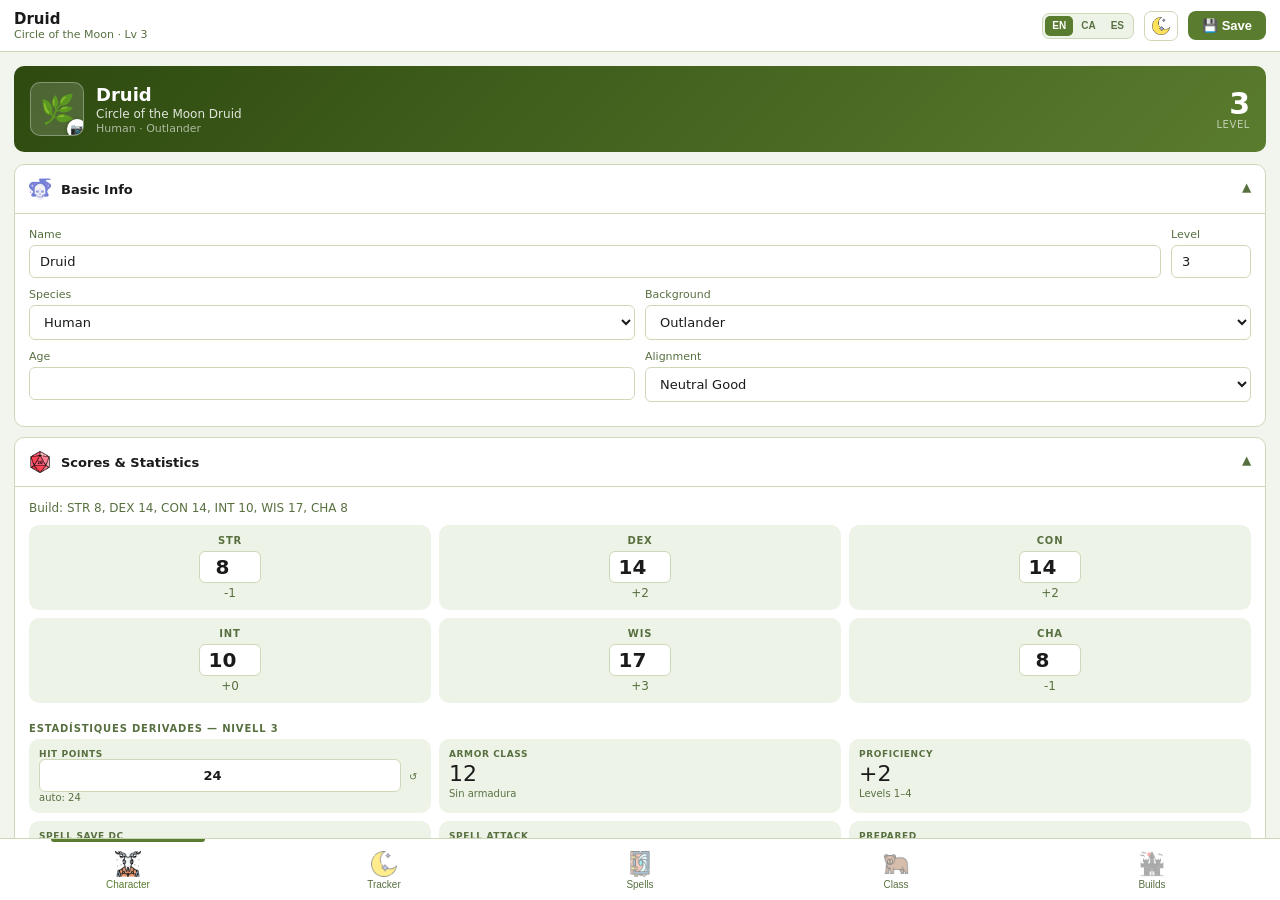
<file: druid/preview.html>
<!DOCTYPE html>
<html lang="ca">
<head>
<meta charset="UTF-8">
<meta name="viewport" content="width=device-width,initial-scale=1,maximum-scale=1,user-scalable=no">
<meta name="theme-color" content="#5A7C2E">
<meta name="apple-mobile-web-app-capable" content="yes">
<meta name="apple-mobile-web-app-status-bar-style" content="default">
<meta name="apple-mobile-web-app-title" content="Druid">
<link rel="apple-touch-icon" href="../icon.png">
<link rel="manifest" href="manifest.json">
<title>Circle of the Moon — Druid</title>
<style>
:root{
  --p:#5A7C2E;--pl:#EBF2E0;--pd:#2E4A10;
  --t:#3A7CA5;--tl:#DFF0FB;--td:#1A4A6A;
  --a:#BA7517;--al:#FAEEDB;--ad:#633806;
  --r:#D85A30;--rl:#FAECE7;
  --bg:#F2F5EE;--sf:#FFF;--sv:#EEF3E8;
  --ol:#CDD8B8;--os:#587040;--rr:10px;
  --tabh:62px;--toph:52px;--tx:#1a1a1a;
}
body.dark{
  --pl:#1A2A0A;--pd:#9EC870;
  --tl:#0A1E2A;--td:#7ABFDF;
  --al:#2A1A00;--ad:#E8B96A;
  --rl:#2A0F08;
  --bg:#0E1409;--sf:#161E0F;--sv:#1E2A14;
  --ol:#2E3D20;--os:#7A9860;--tx:#E0EED0;
}
*{box-sizing:border-box;margin:0;padding:0;-webkit-tap-highlight-color:transparent}
html,body{height:100%;overflow:hidden}
body{font-family:'Segoe UI',system-ui,sans-serif;background:var(--bg);color:var(--tx);font-size:14px;display:flex;flex-direction:column;transition:background .3s,color .3s}
.topbar{height:var(--toph);background:var(--sf);border-bottom:1px solid var(--ol);display:flex;align-items:center;padding:0 14px;gap:10px;flex-shrink:0;z-index:20}
.tb-info{flex:1;min-width:0}
.tb-name{font-size:15px;font-weight:700;white-space:nowrap;overflow:hidden;text-overflow:ellipsis}
.tb-sub{font-size:11px;color:var(--os)}
.btn-save-g{background:var(--p);color:#fff;border:none;border-radius:8px;padding:7px 14px;font-size:13px;font-weight:600;cursor:pointer;flex-shrink:0}
.btn-save-g:active{background:var(--pd)}
.save-flash{font-size:12px;color:var(--p);font-weight:600;flex-shrink:0;animation:fadein .2s}
@keyframes fadein{from{opacity:0}to{opacity:1}}
.lang-tog{display:flex;gap:1px;background:var(--sv);border:1px solid var(--ol);border-radius:7px;padding:2px;flex-shrink:0}
.lang-btn{background:none;border:none;border-radius:5px;padding:3px 7px;font-size:10px;font-weight:700;cursor:pointer;color:var(--os);transition:all .15s;line-height:1.4}
.lang-btn.active{background:var(--p);color:#fff}
.dark-tog{background:none;border:1px solid var(--ol);border-radius:7px;padding:5px 7px;cursor:pointer;display:flex;align-items:center;justify-content:center;flex-shrink:0}
.dark-tog img{width:18px;height:18px;object-fit:contain;opacity:.65}
body.dark .sbox{background:var(--sv)}
body.dark .dbox{background:var(--sv)}
body.dark .hbtn{background:var(--sv)}
body.dark .btn-rest{background:var(--sv)}
body.dark .spip-grp.ns{background:var(--ol)}
body.dark select option{background:var(--sf);color:var(--tx)}
body.dark .cast-spb:disabled{background:var(--ol)}
body.dark .cbt:disabled{border-color:var(--ol);color:var(--os)}
body.dark .conc-sp{color:var(--ad)}
body.dark .conc-rn{color:var(--os)}
body.dark .ws-active{background:var(--sv)}
body.dark .hp-disp{color:var(--tx)}
.scroll-area{flex:1;overflow-y:auto;overflow-x:hidden;-webkit-overflow-scrolling:touch}
.screen{display:none;padding:14px;padding-bottom:calc(var(--tabh)+16px);min-height:100%}
.screen.active{display:block}
.tab-bar{height:var(--tabh);background:var(--sf);border-top:1px solid var(--ol);display:flex;align-items:stretch;flex-shrink:0;z-index:20;padding-bottom:env(safe-area-inset-bottom)}
.tab-item{flex:1;display:flex;flex-direction:column;align-items:center;justify-content:center;gap:2px;cursor:pointer;border:none;background:none;color:var(--os);font-size:10px;font-weight:500;padding:6px 0 4px;position:relative;transition:color .15s}
.tab-item .ti{width:26px;height:26px;object-fit:contain;display:block;opacity:.45;transition:opacity .15s}
.tab-item.active .ti{opacity:1}
.tab-item.active{color:var(--p)}
.tab-item.active::before{content:'';position:absolute;top:0;left:20%;right:20%;height:2.5px;background:var(--p);border-radius:0 0 3px 3px}
.hero-card{background:linear-gradient(135deg,var(--pd) 0%,var(--p) 100%);border-radius:var(--rr);padding:16px;margin-bottom:12px;color:#fff;display:flex;align-items:center;gap:12px}
.hero-av{width:54px;height:54px;border-radius:10px;background:rgba(255,255,255,.15);display:flex;align-items:center;justify-content:center;font-size:28px;flex-shrink:0;border:1.5px solid rgba(255,255,255,.3);overflow:hidden;cursor:pointer;position:relative}
.hero-name{font-size:18px;font-weight:700}
.hero-s1{font-size:12px;opacity:.85;margin-top:2px}
.hero-s2{font-size:11px;opacity:.6;margin-top:1px}
.hero-r{margin-left:auto;text-align:right}
.hero-lv{font-size:30px;font-weight:800;line-height:1}
.hero-ls{font-size:10px;opacity:.65;letter-spacing:.6px;text-transform:uppercase}
.acc{border:.5px solid var(--ol);border-radius:var(--rr);margin-bottom:10px;overflow:hidden;background:var(--sf)}
.acc-hd{display:flex;align-items:center;gap:10px;padding:13px 14px;cursor:pointer;user-select:none;transition:background .1s}
.acc-hd:active{background:var(--sv)}
.acc-ic{width:22px;height:22px;object-fit:contain;flex-shrink:0}
.acc-tl{font-size:13px;font-weight:600;flex:1}
.acc-ch{color:var(--os);transition:transform .2s;font-size:12px}
.acc-ch.open{transform:rotate(180deg)}
.acc-bd{border-top:1px solid var(--ol);display:none;padding:14px}
.acc-bd.open{display:block}
.fg{display:flex;gap:10px;margin-bottom:10px}
.fi{display:flex;flex-direction:column;flex:1;min-width:0}
.fi label{font-size:11px;color:var(--os);margin-bottom:4px;font-weight:500}
input[type=text],input[type=number],textarea,select{border:1px solid var(--ol);border-radius:6px;padding:8px 10px;font-size:13px;font-family:inherit;background:var(--sf);width:100%;outline:none;transition:border-color .15s;color:var(--tx)}
input:focus,textarea:focus,select:focus{border-color:var(--p)}
textarea{resize:vertical;min-height:90px}
.stat-grid{display:grid;grid-template-columns:repeat(3,1fr);gap:8px;margin-bottom:12px}
.sbox{background:var(--sv);border-radius:var(--rr);padding:10px;text-align:center}
.slbl{font-size:10px;font-weight:700;color:var(--os);letter-spacing:.8px;margin-bottom:5px}
.sbox input{width:62px;text-align:center;font-size:20px;font-weight:600;border:1px solid var(--ol);border-radius:6px;padding:3px}
.smod{font-size:12px;color:var(--os);margin-top:3px;font-weight:500}
.drv-grid{display:grid;grid-template-columns:repeat(3,1fr);gap:8px;margin-bottom:12px}
.dbox{background:var(--sv);border-radius:var(--rr);padding:10px}
.dlbl{font-size:9px;font-weight:700;color:var(--os);letter-spacing:.6px;text-transform:uppercase}
.dval{font-size:22px;font-weight:500;margin:2px 0}
.dsub{font-size:10px;color:var(--os)}
.sec-lbl{font-size:10px;font-weight:700;letter-spacing:.8px;color:var(--os);text-transform:uppercase;padding:8px 0 5px}
.tr-sec{background:var(--sf);border:.5px solid var(--ol);border-radius:var(--rr);padding:14px;margin-bottom:10px}
.tr-lbl{font-size:10px;font-weight:700;letter-spacing:.8px;color:var(--os);text-transform:uppercase;margin-bottom:10px;display:flex;align-items:center;justify-content:space-between}
.hp-wrap{background:var(--ol);border-radius:99px;height:12px;overflow:hidden;margin-bottom:12px}
.hp-fill{height:100%;border-radius:99px;transition:width .4s,background .4s}
.hp-row{display:flex;align-items:center;justify-content:space-between;gap:6px}
.hp-btns{display:flex;gap:5px}
.hbtn{border-radius:8px;border:1.5px solid var(--ol);background:var(--sf);font-size:13px;font-weight:700;cursor:pointer;padding:7px 10px;min-width:38px;text-align:center;transition:background .1s}
.hbtn:active{background:var(--sv)}
.hbtn.m{border-color:var(--r);color:var(--r)}
.hbtn.p{border-color:var(--p);color:var(--p)}
.hp-disp{font-size:26px;font-weight:800;text-align:center;color:var(--tx);min-width:90px;line-height:1.1}
.hp-disp .hpmax{font-size:14px;color:var(--os);font-weight:400}
.dval-edit{width:56px;font-size:20px;font-weight:700;border:none;border-bottom:2px solid var(--ol);background:transparent;color:var(--tx);text-align:center;padding:2px 0}
.dval-edit:focus{outline:none;border-bottom-color:var(--p)}
.hp-reset{font-size:10px;color:var(--os);background:none;border:none;cursor:pointer;padding:2px 4px;border-radius:4px}
.hp-reset:active{color:var(--p)}
.spip-row{display:flex;flex-direction:column;gap:6px}
.slot-row{display:flex;align-items:center;gap:6px;padding:5px 8px;border-radius:8px;background:var(--sv);transition:background .2s}
.slot-row.hs{background:var(--tl)}
.slot-lv-lbl{font-size:11px;font-weight:700;min-width:26px;color:var(--os)}
.slot-row.hs .slot-lv-lbl{color:var(--td)}
.slot-pips{display:flex;gap:3px;flex:1}
.slot-adj{border-radius:6px;border:1.5px solid var(--ol);background:var(--sf);font-size:13px;font-weight:700;cursor:pointer;padding:2px 9px;color:var(--os);transition:all .1s;line-height:1.4}
.slot-adj:not([disabled]):hover{border-color:var(--p);color:var(--p)}
.slot-adj[disabled]{opacity:.3;cursor:default}
.slot-count{font-size:11px;color:var(--os);min-width:28px;text-align:right}
.slot-row.hs .slot-count{color:var(--td);font-weight:700}
.pip{width:9px;height:9px;border-radius:50%;display:inline-block;transition:background .2s}
.pip.f{background:var(--t)}
.pip.e{background:var(--ol)}
.ws-uses-row{display:flex;align-items:center;gap:10px;margin-bottom:12px}
.ws-pip{width:20px;height:20px;border-radius:50%;border:2.5px solid var(--p);cursor:pointer;transition:background .1s;flex-shrink:0}
.ws-pip.f{background:var(--p)}
.ws-pip.e{background:transparent}
.ws-lbl{font-size:12px;font-weight:700;color:var(--pd)}
.ws-active{background:var(--tl);border-radius:var(--rr);padding:12px;margin-bottom:10px;border:1px solid var(--t)}
.ws-form-name{font-size:16px;font-weight:700;color:var(--td)}
.ws-stats{font-size:11px;color:var(--td);opacity:.85;margin-top:4px;line-height:1.7}
.ws-thp-row{display:flex;align-items:center;gap:10px;margin-top:8px;padding-top:8px;border-top:1px solid rgba(58,124,165,.25)}
.ws-thp-lbl{font-size:11px;font-weight:700;color:var(--td)}
.ws-thp-val{font-size:20px;font-weight:800;color:var(--t)}
.ws-mode-banner{background:var(--td);color:#fff;border-radius:var(--rr);padding:6px 12px;margin-bottom:10px;display:flex;align-items:center;justify-content:space-between;font-size:12px;font-weight:700}
.ws-beast-hp-lbl{font-size:11px;font-weight:700;color:var(--td);margin-top:10px;margin-bottom:4px;text-transform:uppercase;letter-spacing:.5px}
.hp-fill-beast{height:100%;border-radius:99px;transition:width .4s,background .4s;background:var(--a)}
.ws-druid-row{display:flex;align-items:center;justify-content:space-between;background:var(--pl);border-radius:8px;padding:8px 12px;margin-top:8px;border:1px solid var(--ol)}
.ws-druid-lbl{font-size:11px;color:var(--pd);font-weight:700}
.ws-druid-val{font-size:16px;font-weight:800;color:var(--pd)}
.btn-heal-form{width:100%;margin-top:8px;padding:8px;background:var(--tl);border:1.5px solid var(--t);border-radius:8px;color:var(--td);font-size:12px;font-weight:700;cursor:pointer;transition:background .15s}
.btn-heal-form:active{background:var(--t);color:#fff}
.ws-feat-row{display:flex;flex-wrap:wrap;gap:5px;margin-top:8px}
.ws-feat-chip{background:var(--al);border:1px solid var(--a);border-radius:6px;padding:3px 8px;font-size:10px;color:var(--ad);font-weight:600;cursor:pointer}
.ws-feat-chip.exp{background:var(--ad);color:#fff}
/* Feat boost tag (inline in stat values) */
.feat-boost-tag{display:inline-block;background:var(--al);color:var(--ad);border:1px solid var(--a);border-radius:4px;padding:0 4px;font-size:9px;font-weight:700;margin-left:3px;vertical-align:middle}
/* Feat toggle cards */
.feat-grid{display:flex;flex-direction:column;gap:6px}
.feat-toggle-card{background:var(--sv);border:1.5px solid var(--ol);border-radius:8px;padding:9px 12px;cursor:pointer;transition:all .15s}
.feat-toggle-card.on{background:var(--al);border-color:var(--a)}
.feat-tc-head{display:flex;align-items:center;gap:7px;margin-bottom:4px}
.feat-tc-icon{font-size:16px;flex-shrink:0}
.feat-tc-name{font-size:13px;font-weight:700;color:var(--tx);flex:1}
.feat-tc-tag{background:var(--a);color:#fff;border-radius:10px;padding:2px 8px;font-size:10px;font-weight:700;flex-shrink:0}
.feat-tc-desc{font-size:11px;color:var(--os);line-height:1.4}
.feat-toggle-card.on .feat-tc-desc{color:var(--ad)}
.ws-btns{display:flex;gap:8px;margin-top:8px}
.btn-ws{flex:1;padding:10px 8px;border-radius:9px;border:1.5px solid var(--p);background:var(--pl);color:var(--pd);font-size:12px;font-weight:600;cursor:pointer;transition:all .1s}
.btn-ws:active{background:var(--p);color:#fff}
.btn-ws-leave{border-color:var(--r);background:var(--rl);color:var(--r)}
.btn-ws-leave:active{background:var(--r);color:#fff}
.conc-bar{background:var(--rl);border-radius:9px;padding:9px 11px;display:flex;align-items:center;gap:8px;margin-bottom:10px}
.conc-dot{width:10px;height:10px;border-radius:50%;background:var(--r);flex-shrink:0}
.conc-inf{flex:1}
.conc-sp{font-size:12px;font-weight:600;color:#4A1B0C}
.conc-rn{font-size:10px;color:rgba(74,27,12,.7)}
.rest-row{display:flex;gap:8px;margin-top:10px}
.btn-rest{flex:1;padding:11px 8px;border-radius:9px;border:1.5px solid var(--ol);background:var(--sf);font-size:13px;font-weight:600;cursor:pointer;transition:all .1s}
.btn-rest:active{transform:scale(.97)}
.btn-sr{border-color:var(--a);color:var(--ad)}
.btn-lr{border-color:var(--p);color:var(--pd)}
.stab-bar{display:flex;border-bottom:1px solid var(--ol);margin:-14px -14px 14px;background:var(--sf)}
.stab-btn{flex:1;padding:11px 8px;font-size:12px;font-weight:500;border:none;background:none;cursor:pointer;color:var(--os);border-bottom:2px solid transparent;margin-bottom:-1px;transition:all .15s}
.stab-btn.active{color:var(--p);border-bottom-color:var(--p);font-weight:700}
.srch-box{position:relative;margin-bottom:12px}
.srch-box input{padding-left:34px}
.srch-ic{position:absolute;left:10px;top:50%;transform:translateY(-50%);font-size:14px;pointer-events:none;opacity:.5}
.gh{display:flex;align-items:center;gap:8px;padding:12px 0 5px}
.gh-sub{font-size:12px;color:var(--os)}
hr.hr{border:none;border-top:1px solid var(--ol);margin-bottom:5px}
.chips{display:flex;gap:8px;margin-bottom:12px}
.chip{border-radius:10px;padding:5px 11px;text-align:center;flex:1}
.card{background:var(--sf);border:.5px solid var(--ol);border-radius:var(--rr);padding:12px;margin-bottom:6px}
.card.sel-p{background:var(--pl);border-color:var(--p)}
.card.circle{background:var(--tl);border-color:var(--t)}
.card.conca{background:var(--rl);border-color:var(--r)}
.sp-row-c{display:flex;align-items:flex-start;gap:8px}
.sp-cb{width:20px;height:20px;border-radius:5px;border:1.5px solid var(--ol);flex-shrink:0;display:flex;align-items:center;justify-content:center;cursor:pointer;margin-top:1px;transition:all .1s}
.sp-cb.ckp{background:var(--p);border-color:transparent}
.sp-cb.locked{background:var(--t);border-color:transparent;cursor:default}
.sp-cb .ck{color:#fff;font-size:10px;font-weight:700}
.sp-inf{flex:1;min-width:0}
.sp-nr{display:flex;align-items:center;gap:5px;flex-wrap:wrap}
.sp-nm{font-size:13px;font-weight:600}
.sp-mt{font-size:11px;color:var(--os);margin-top:2px;line-height:1.4}
.exp-btn{background:none;border:none;cursor:pointer;color:var(--p);font-size:17px;padding:0 2px;flex-shrink:0}
.sp-desc{font-size:12px;color:var(--os);line-height:1.55;margin-top:7px}
.tip-note{background:var(--pl);border-radius:6px;padding:7px 9px;display:flex;gap:6px;margin-top:6px}
.tip-tx{font-size:11px;color:var(--pd);line-height:1.5}
.cast-pan{background:var(--sv);border-radius:9px;padding:9px;margin-top:9px}
.cast-lbl{font-size:11px;font-weight:700;color:var(--tx);margin-bottom:6px}
.cast-btns{display:flex;flex-wrap:wrap;gap:5px}
.cbt{padding:5px 11px;height:30px;border-radius:7px;border:1.5px solid var(--t);background:transparent;color:var(--td);font-size:11px;cursor:pointer;white-space:nowrap}
.cbt:active:not(:disabled){background:var(--tl)}
.cbt:disabled{border-color:var(--ol);color:#ccc;cursor:not-allowed}
.cast-div{border:none;border-top:1px solid var(--ol);margin:7px 0}
.cast-sp-row{display:flex;align-items:center;gap:8px;flex-wrap:wrap;margin-top:6px}
.cast-sp-lbl{font-size:11px;font-weight:700;color:var(--td)}
.cast-spb{padding:5px 12px;height:30px;border-radius:7px;border:none;background:var(--t);color:#fff;font-size:11px;cursor:pointer}
.cast-spb:active:not(:disabled){background:var(--td)}
.cast-spb:disabled{background:var(--sv);color:#aaa;cursor:not-allowed}
.cast-hint{font-size:10px;color:var(--td);opacity:.75}
.badge{display:inline-block;padding:2px 7px;border-radius:10px;font-size:10px;font-weight:600;line-height:1.4}
.bp{background:var(--pl);color:var(--pd)}
.bt{background:var(--tl);color:var(--td)}
.ba{background:var(--al);color:var(--ad)}
.br{background:var(--rl);color:#4A1B0C}
.bg{background:#F1EFE8;color:#555}
.sv-row{display:flex;align-items:center;gap:8px;padding:5px 2px;border-bottom:1px solid var(--ol)}
.sv-row:last-child{border-bottom:none}
.sv-chk{width:22px;height:22px;border-radius:50%;border:2px solid var(--ol);background:transparent;cursor:pointer;font-size:11px;color:var(--os);display:flex;align-items:center;justify-content:center;flex-shrink:0;padding:0;transition:all .15s}
.sv-chk.act{border-color:var(--p);background:var(--pl);color:var(--p)}
.sv-ab{font-size:10px;font-weight:700;color:var(--os);width:28px;flex-shrink:0}
.sv-nm{font-size:13px;color:var(--tx);flex:1}
.sv-val{font-size:15px;font-weight:700;color:var(--os);min-width:34px;text-align:right}
.sv-val.pro{color:var(--p)}
.trait-card{padding:10px 12px;border-left:3px solid var(--p);margin-bottom:8px;background:var(--sv);border-radius:0 8px 8px 0}
.trait-nm{font-size:13px;font-weight:600;color:var(--tx);margin-bottom:3px;display:flex;align-items:center;gap:6px}
.trait-src{font-size:10px;font-weight:400;color:var(--os)}
.trait-ds{font-size:12px;color:var(--tx);line-height:1.55}
.bc{background:var(--sf);border:.5px solid var(--ol);border-radius:var(--rr);padding:13px;margin-bottom:8px}
.bc.isact{border-color:var(--p);border-width:1.5px;background:var(--pl)}
.bc-top{display:flex;align-items:flex-start;gap:10px}
.bc-av{width:44px;height:44px;border-radius:9px;background:var(--sv);display:flex;align-items:center;justify-content:center;font-size:22px;flex-shrink:0}
.bc-inf{flex:1}
.bc-nm{font-weight:700;font-size:14px}
.bc-mt{font-size:12px;color:var(--os);margin-top:2px}
.bc-act{display:flex;gap:6px;margin-top:9px;padding-top:9px;border-top:1px solid var(--ol)}
.btn-sm{padding:7px 13px;border-radius:7px;border:none;cursor:pointer;font-size:12px;font-weight:600}
.btn-sm:active{transform:scale(.96)}
.btn-pr{background:var(--p);color:#fff}
.btn-ou{border:1px solid var(--ol);background:transparent;color:var(--tx)}
.btn-dn{background:var(--rl);color:var(--r)}
.new-bc-btn{display:flex;align-items:center;gap:12px;background:var(--sf);border:1.5px dashed var(--ol);border-radius:var(--rr);padding:15px;cursor:pointer;margin-bottom:10px;width:100%}
.new-bc-btn:active{border-color:var(--p);background:var(--pl)}
.new-bc-btn span{font-size:13px;font-weight:500;color:var(--os)}
.inv-row{display:flex;align-items:center;gap:5px;margin-bottom:6px}
.inv-name{flex:1;border:1px solid var(--ol);border-radius:7px;padding:7px 8px;font-size:13px;background:var(--sf);color:var(--tx);outline:none}
.inv-qty{width:46px;border:1px solid var(--ol);border-radius:7px;padding:7px 4px;font-size:13px;text-align:center;background:var(--sf);color:var(--tx);outline:none}
.inv-del{width:28px;height:28px;border-radius:50%;border:none;background:var(--rl);color:var(--r);cursor:pointer;font-size:13px;flex-shrink:0}
.inv-add{width:100%;padding:8px;margin-top:4px;border:1.5px dashed var(--ol);border-radius:7px;background:transparent;color:var(--os);cursor:pointer;font-size:13px}
.inv-add:active{border-color:var(--p);color:var(--p)}
.qr-overlay{position:fixed;inset:0;background:rgba(0,0,0,.55);z-index:200;display:flex;align-items:center;justify-content:center;padding:20px;backdrop-filter:blur(3px)}
.qr-box{background:var(--sf);border-radius:16px;padding:24px 20px;width:100%;max-width:340px;box-shadow:0 8px 40px rgba(0,0,0,.3);text-align:center}
.qr-title{font-size:16px;font-weight:700;color:var(--tx);margin-bottom:4px}
.qr-sub{font-size:12px;color:var(--os);margin-bottom:16px}
.qr-wrap{display:flex;justify-content:center;margin-bottom:16px;min-height:160px;align-items:center}
.qr-url{font-size:10px;color:var(--os);word-break:break-all;background:var(--sv);border-radius:8px;padding:8px 10px;margin-bottom:14px;text-align:left;line-height:1.5}
.qr-actions{display:flex;gap:8px}
.qr-btn{flex:1;padding:10px;border-radius:9px;border:none;cursor:pointer;font-size:13px;font-weight:600}
.qr-copy{background:var(--p);color:#fff}
.qr-close{background:var(--sv);color:var(--tx);border:1px solid var(--ol)}
.share-fab{position:fixed;bottom:calc(var(--tabh)+14px);right:14px;width:44px;height:44px;border-radius:50%;background:var(--p);border:none;cursor:pointer;display:flex;align-items:center;justify-content:center;box-shadow:0 4px 14px rgba(90,124,46,.5);z-index:50}
.share-fab:active{transform:scale(.92)}
.modal-ov{position:fixed;inset:0;background:rgba(0,0,0,.5);z-index:150;display:flex;align-items:flex-end;justify-content:center;backdrop-filter:blur(2px)}
.modal-box{background:var(--sf);border-radius:20px 20px 0 0;width:100%;max-width:480px;max-height:82vh;overflow-y:auto;padding:20px}
.modal-hd{display:flex;align-items:center;justify-content:space-between;margin-bottom:14px}
.modal-tl{font-size:16px;font-weight:700}
.modal-cl{background:none;border:none;font-size:22px;cursor:pointer;color:var(--os)}
.beast-card{display:flex;align-items:center;gap:10px;background:var(--sv);border-radius:9px;padding:10px 12px;margin-bottom:6px;cursor:pointer;border:1.5px solid transparent;transition:all .1s}
.beast-card.avail:active{border-color:var(--p);background:var(--pl)}
.beast-card.locked{opacity:.4;cursor:not-allowed}
.beast-cr{font-size:11px;font-weight:700;color:var(--pd);margin-left:4px}
.beast-nm{font-size:13px;font-weight:600;flex:1}
.beast-stats{font-size:11px;color:var(--os)}
.beast-thp{font-size:11px;font-weight:700;color:var(--t)}
.po-row{display:flex;gap:8px;margin-bottom:10px}
.po-chip{flex:1;padding:10px 8px;border-radius:9px;border:1.5px solid var(--ol);background:transparent;color:var(--os);font-size:12px;font-weight:600;cursor:pointer;text-align:center;transition:all .15s}
.po-chip.on{border-color:var(--p);background:var(--pl);color:var(--pd)}
::-webkit-scrollbar{width:4px}
::-webkit-scrollbar-thumb{background:var(--ol);border-radius:2px}
.empty-st{padding:36px 20px;text-align:center;color:var(--os)}
.empty-st .ei{font-size:40px;margin-bottom:10px}
.info-bn{background:var(--pl);border-radius:8px;padding:10px 12px;margin-bottom:10px;font-size:12px;color:var(--pd);line-height:1.5}
/* ── EQUIPMENT ── */
.armor-grid{display:flex;gap:7px;overflow-x:auto;padding-bottom:4px;-webkit-overflow-scrolling:touch;scrollbar-width:none}
.armor-grid::-webkit-scrollbar{display:none}
.armor-card{flex-shrink:0;background:var(--sv);border:1.5px solid var(--ol);border-radius:10px;padding:9px 10px;cursor:pointer;min-width:82px;text-align:center;transition:all .15s;user-select:none}
.armor-card.sel{background:var(--pl);border-color:var(--p)}
.armor-card .ac-ic{font-size:20px;margin-bottom:3px}
.armor-card .ac-nm{font-size:10px;font-weight:700;color:var(--tx);margin-bottom:2px;line-height:1.2}
.armor-card .ac-val{font-size:14px;font-weight:800;color:var(--pd)}
.armor-card .ac-cat{font-size:9px;color:var(--os);margin-top:1px}
.armor-card .ac-warn{font-size:9px;color:#ff9070;margin-top:1px}
.equip-chips{display:flex;flex-wrap:wrap;gap:6px;margin-bottom:4px}
.eq-chip{display:flex;align-items:center;gap:5px;background:var(--sv);border:1.5px solid var(--ol);border-radius:20px;padding:6px 11px;cursor:pointer;font-size:12px;font-weight:600;transition:all .15s;user-select:none}
.eq-chip.on{background:var(--pl);border-color:var(--p);color:var(--pd)}
.eq-chip.on-green{background:var(--tl);border-color:var(--t);color:var(--td)}
.eq-chip.barovia{border-style:dashed}
.eq-chip.barovia.on{background:var(--al);border-color:var(--a);color:var(--ad);border-style:dashed}
.eq-chip .ch-eff{font-size:10px;font-weight:400;color:var(--os);margin-left:2px}
.eq-chip.on .ch-eff,.eq-chip.on-green .ch-eff,.eq-chip.barovia.on .ch-eff{color:inherit;opacity:.75}
.eq-chip.eq-dim{opacity:.4;cursor:not-allowed}
.eq-grp{border-bottom:1px solid var(--ol)}
.eq-grp:last-child{border-bottom:none}
.eq-grp-hd{display:flex;align-items:center;justify-content:space-between;padding:11px 2px;cursor:pointer;user-select:none}
.eq-grp-lbl{font-size:13px;font-weight:700;color:var(--tx)}
.eq-grp-sum{font-size:11px;color:var(--os);max-width:160px;overflow:hidden;text-overflow:ellipsis;white-space:nowrap}
.eq-grp-ch{font-size:10px;color:var(--os);transition:transform .2s;display:inline-block;margin-left:6px}
.eq-grp-ch.open{transform:rotate(180deg)}
.eq-grp-bd{display:none;padding-bottom:10px}
.eq-grp-bd.open{display:block}
</style>
</head>
<body>

<!-- TOPBAR -->
<div class="topbar">
  <div class="tb-info">
    <div class="tb-name" id="tb-name">Druid</div>
    <div class="tb-sub" id="tb-sub">Circle of the Moon · Lv 3</div>
  </div>
  <span class="save-flash" id="save-ok" style="display:none">✓</span>
  <div class="lang-tog">
    <button class="lang-btn active" id="lb-en" onclick="setLang('en')">EN</button>
    <button class="lang-btn" id="lb-ca" onclick="setLang('ca')">CA</button>
    <button class="lang-btn" id="lb-es" onclick="setLang('es')">ES</button>
  </div>
  <button class="dark-tog" id="dark-tog" onclick="toggleDark()">
    <img id="dark-ic" src="../icons/moon.png">
  </button>
  <button class="btn-save-g" id="btn-save-top" onclick="saveBuild()" data-i18n="btnSave">💾 Save</button>
</div>

<div class="scroll-area" id="scroll-area">

<!-- ══ PERSONATGE ══ -->
<div class="screen active" id="sc-char">
  <div class="hero-card">
    <div class="hero-av" onclick="g('c-img').click()">
      <span id="hero-ic">🌿</span>
      <img id="hero-img" style="display:none;width:100%;height:100%;object-fit:cover;border-radius:8px" alt="">
      <div style="position:absolute;bottom:-4px;right:-4px;background:#fff;border-radius:50%;width:20px;height:20px;display:flex;align-items:center;justify-content:center;font-size:11px;box-shadow:0 1px 4px rgba(0,0,0,.3)">📷</div>
    </div>
    <input type="file" id="c-img" accept="image/*" style="display:none" onchange="handleImg(this)">
    <div>
      <div class="hero-name" id="h-name">Druid</div>
      <div class="hero-s1">Circle of the Moon Druid</div>
      <div class="hero-s2" id="h-sub">Human · Outlander</div>
    </div>
    <div class="hero-r">
      <div class="hero-lv" id="h-lv">3</div>
      <div class="hero-ls" data-i18n="labelLevel">Level</div>
    </div>
  </div>

  <div class="acc">
    <div class="acc-hd" onclick="toggleAcc('basic')">
      <img class="acc-ic" src="../icons/basic.png"><span class="acc-tl" data-i18n="basicInfo">Basic Info</span>
      <span class="acc-ch open" id="ch-basic">▼</span>
    </div>
    <div class="acc-bd open" id="bd-basic">
      <div class="fg">
        <div class="fi"><label data-i18n="labelName">Name</label><input type="text" id="c-name" value="Druid" oninput="updateHero()"></div>
        <div class="fi" style="max-width:80px"><label data-i18n="labelLevel">Level</label><input type="number" id="c-level" min="1" max="20" value="3" oninput="updateLevel(+this.value)"></div>
      </div>
      <div class="fg">
        <div class="fi"><label data-i18n="labelSpecies">Species</label>
          <select id="c-species" onchange="updateHero()">
            <option>Human</option><option>Aasimar</option><option>Dragonborn</option>
            <option>Elf</option><option>Gnome</option><option>Goliath</option>
            <option>Half-Elf</option><option>Halfling</option><option>Tiefling</option><option>Other</option>
          </select></div>
        <div class="fi"><label data-i18n="labelBg">Background</label>
          <select id="c-bg" onchange="updateHero()">
            <option>Acolyte</option><option>Charlatan</option><option>Criminal</option>
            <option>Entertainer</option><option>Folk Hero</option><option>Hermit</option>
            <option>Merchant</option><option>Noble</option><option selected>Outlander</option>
            <option>Sage</option><option>Soldier</option><option>Wayfarer</option>
          </select></div>
      </div>
      <div class="fg">
        <div class="fi"><label data-i18n="labelAge">Age</label><input type="text" id="c-age" value=""></div>
        <div class="fi"><label data-i18n="labelAlign">Alignment</label>
          <select id="c-align" onchange="updateHero()">
            <option>Lawful Good</option><option selected>Neutral Good</option><option>Chaotic Good</option>
            <option>Lawful Neutral</option><option>True Neutral</option><option>Chaotic Neutral</option>
            <option>Lawful Evil</option><option>Neutral Evil</option><option>Chaotic Evil</option>
          </select></div>
      </div>
    </div>
  </div>

  <div class="acc">
    <div class="acc-hd" onclick="toggleAcc('stats')">
      <img class="acc-ic" src="../icons/stats.png"><span class="acc-tl" data-i18n="statsTitle">Scores & Statistics</span>
      <span class="acc-ch open" id="ch-stats">▼</span>
    </div>
    <div class="acc-bd open" id="bd-stats">
      <div style="font-size:12px;color:var(--os);margin-bottom:10px">Build: STR 8, DEX 14, CON 14, INT 10, WIS 17, CHA 8</div>
      <div class="stat-grid">
        <div class="sbox"><div class="slbl">STR</div><input type="number" id="s-str" value="8" oninput="recalc()"><div class="smod" id="m-str">−1</div></div>
        <div class="sbox"><div class="slbl">DEX</div><input type="number" id="s-dex" value="14" oninput="recalc()"><div class="smod" id="m-dex">+2</div></div>
        <div class="sbox"><div class="slbl">CON</div><input type="number" id="s-con" value="14" oninput="recalc()"><div class="smod" id="m-con">+2</div></div>
        <div class="sbox"><div class="slbl">INT</div><input type="number" id="s-int" value="10" oninput="recalc()"><div class="smod" id="m-int">+0</div></div>
        <div class="sbox"><div class="slbl">WIS</div><input type="number" id="s-wis" value="17" oninput="recalc()"><div class="smod" id="m-wis">+3</div></div>
        <div class="sbox"><div class="slbl">CHA</div><input type="number" id="s-cha" value="8" oninput="recalc()"><div class="smod" id="m-cha">−1</div></div>
      </div>
      <div class="sec-lbl" id="drv-lbl">Derived Stats — Level 3</div>
      <div class="drv-grid">
        <div class="dbox"><div class="dlbl">HIT POINTS</div>
          <div style="display:flex;align-items:baseline;gap:4px">
            <input type="number" class="dval-edit" id="d-hp" value="22" oninput="maxHpMan=+this.value;renderTracker();save()">
            <button class="hp-reset" onclick="maxHpMan=-1;recalc();renderTracker();save()" title="↺ auto">↺</button>
          </div>
          <div class="dsub" id="d-hp-auto">auto: 22</div></div>
        <div class="dbox"><div class="dlbl">ARMOR CLASS</div><div class="dval" id="d-ac">14</div><div class="dsub" id="d-ac-sub">Leather + DEX</div></div>
        <div class="dbox"><div class="dlbl">PROFICIENCY</div><div class="dval" id="d-prof">+2</div><div class="dsub" id="d-prof-sub">Levels 1–4</div></div>
        <div class="dbox"><div class="dlbl">SPELL SAVE DC</div><div class="dval" id="d-dc">13</div><div class="dsub">8 + Prof + WIS</div></div>
        <div class="dbox"><div class="dlbl">SPELL ATTACK</div><div class="dval" id="d-atk">+5</div><div class="dsub">Prof + WIS</div></div>
        <div class="dbox"><div class="dlbl" id="lbl-prep" data-i18n="labelPrep">PREPARED</div><div class="dval" id="d-prep">6</div><div class="dsub" id="d-prep-sub">WIS mod + Lv</div></div>
      </div>
      <div class="sec-lbl" data-i18n="slotsAvail">Available Spell Slots</div>
      <div id="slots-row-char" style="display:flex;flex-wrap:wrap;gap:6px"></div>
    </div>
  </div>

  <div class="acc">
    <div class="acc-hd" onclick="toggleAcc('sv')">
      <img class="acc-ic" src="../icons/classf.png"><span class="acc-tl" data-i18n="savesTitle">Saving Throws & Skills</span>
      <span class="acc-ch" id="ch-sv">▼</span>
    </div>
    <div class="acc-bd" id="bd-sv">
      <div class="sec-lbl" data-i18n="savesLabel">Saving Throws</div>
      <div id="saves-list"></div>
      <div class="sec-lbl" style="margin-top:8px" data-i18n="skillsLabel">Skills</div>
      <div id="skills-list"></div>
    </div>
  </div>

  <div class="acc">
    <div class="acc-hd" onclick="toggleAcc('equip')">
      <img class="acc-ic" src="../icons/sword.png"><span class="acc-tl">⚔️ Equipamiento</span>
      <span class="acc-ch" id="ch-equip">▼</span>
    </div>
    <div class="acc-bd" id="bd-equip">
      <div id="equip-content"></div>
    </div>
  </div>
  <div class="acc">
    <div class="acc-hd" onclick="toggleAcc('inv')">
      <img class="acc-ic" src="../icons/potion.png"><span class="acc-tl" data-i18n="equipTitle">📦 Inventario</span>
      <span class="acc-ch" id="ch-inv">▼</span>
    </div>
    <div class="acc-bd" id="bd-inv">
      <div id="inv-list"></div>
      <button class="inv-add" onclick="addInvItem()" data-i18n="btnAddItem">+ Add Item</button>
    </div>
  </div>

  <div class="acc">
    <div class="acc-hd" onclick="toggleAcc('lore')">
      <img class="acc-ic" src="../icons/lore.png"><span class="acc-tl" data-i18n="loreTitle">History & Personality</span>
      <span class="acc-ch" id="ch-lore">▼</span>
    </div>
    <div class="acc-bd" id="bd-lore">
      <div class="fi"><label data-i18n="labelBackstory">Your story</label>
        <textarea id="c-backstory" style="min-height:130px" data-i18n-ph="phBackstory" placeholder="Origins, motivations, bonds..."></textarea></div>
    </div>
  </div>
</div><!-- /sc-char -->

<!-- ══ TRACKER ══ -->
<div class="screen" id="sc-tracker">
  <div id="tracker-content"></div>
</div>

<!-- ══ ENCANTERIS ══ -->
<div class="screen" id="sc-spells">
  <div class="stab-bar">
    <button class="stab-btn active" id="stb-0" onclick="switchSpellTab(0)" data-i18n="spMySpells">🌿 My Spells</button>
    <button class="stab-btn" id="stb-1" onclick="switchSpellTab(1)" data-i18n="spBrowse">🔍 Browse &amp; Add</button>
  </div>
  <div id="spt-0">
    <div class="chips">
      <div class="chip" style="background:var(--sv)">
        <div style="font-size:10px;font-weight:700;color:var(--os)" data-i18n="chipCantrips">Cantrips</div>
        <div style="font-size:16px;font-weight:700;color:var(--os)" id="chip-c">0</div>
      </div>
      <div class="chip" style="background:var(--pl)">
        <div style="font-size:10px;font-weight:700;color:var(--pd)" data-i18n="chipPrepared">Prepared</div>
        <div style="font-size:16px;font-weight:700;color:var(--pd)" id="chip-p">0/<span id="chip-max">6</span></div>
      </div>
      <div class="chip" style="background:var(--tl)">
        <div style="font-size:10px;font-weight:700;color:var(--td)" data-i18n="chipCircle">Circle 🌙</div>
        <div style="font-size:16px;font-weight:700;color:var(--td)" id="chip-circ">3</div>
      </div>
    </div>
    <div id="my-spells-list"></div>
  </div>
  <div id="spt-1" style="display:none">
    <div class="srch-box">
      <span class="srch-ic">🔍</span>
      <input type="text" id="spell-search" data-i18n-ph="spSearch" placeholder="Search spells..." oninput="filterSpells(this.value)">
    </div>
    <div id="explore-list"></div>
  </div>
</div>

<!-- ══ CLASSE ══ -->
<div class="screen" id="sc-class">
  <div id="class-content"></div>
</div>

<!-- ══ BUILDS ══ -->
<div class="screen" id="sc-builds">
  <button class="new-bc-btn" onclick="newBuild()">
    <span style="font-size:26px">＋</span>
    <span data-i18n="buildsNewChar">New character — from scratch</span>
  </button>
  <div class="sec-lbl" data-i18n="buildsSaved">Saved Characters</div>
  <div id="builds-list"></div>
  <div class="acc" style="margin-top:12px">
    <div class="acc-hd" onclick="toggleAcc('notes')">
      <img class="acc-ic" src="../icons/notes.png"><span class="acc-tl" data-i18n="notesTitle">Session Notes</span>
      <span class="acc-ch" id="ch-notes">▼</span>
    </div>
    <div class="acc-bd" id="bd-notes">
      <textarea id="c-notes" style="min-height:200px" data-i18n-ph="phNotes" placeholder="Combos, tactics, notes..."></textarea>
    </div>
  </div>
</div>

</div><!-- /scroll-area -->

<div class="tab-bar">
  <button class="tab-item active" id="tab-0" onclick="switchTab(0)">
    <img class="ti" src="../icons/druid.png"><span data-i18n="tabChar">Character</span>
  </button>
  <button class="tab-item" id="tab-1" onclick="switchTab(1)">
    <img class="ti" src="../icons/moon.png"><span data-i18n="tabTracker">Tracker</span>
  </button>
  <button class="tab-item" id="tab-2" onclick="switchTab(2)">
    <img class="ti" src="../icons/spellbook.png"><span data-i18n="tabSpells">Spells</span>
  </button>
  <button class="tab-item" id="tab-3" onclick="switchTab(3)">
    <img class="ti" src="../icons/bear.png"><span data-i18n="tabClass">Class</span>
  </button>
  <button class="tab-item" id="tab-4" onclick="switchTab(4)">
    <img class="ti" src="../icons/saved.png"><span data-i18n="tabBuilds">Builds</span>
  </button>
</div>

<!-- QR MODAL -->
<div class="qr-overlay" id="qr-ov" style="display:none" onclick="if(event.target===this)closeQR()">
  <div class="qr-box">
    <div class="qr-title" id="qr-nm">Druid</div>
    <div class="qr-sub">Snapshot · Circle of the Moon</div>
    <div class="qr-wrap" id="qr-cvs"></div>
    <div class="qr-url" id="qr-url"></div>
    <div class="qr-actions">
      <button class="qr-btn qr-copy" onclick="copyQR()" data-i18n="qrCopy">📋 Copy URL</button>
      <button class="qr-btn qr-close" onclick="closeQR()" data-i18n="qrClose">Close</button>
    </div>
  </div>
</div>

<button class="share-fab" id="share-fab" style="display:none" onclick="shareState()">
  <svg width="20" height="20" viewBox="0 0 24 24" fill="none" stroke="#fff" stroke-width="2.5" stroke-linecap="round" stroke-linejoin="round">
    <circle cx="18" cy="5" r="3"/><circle cx="6" cy="12" r="3"/><circle cx="18" cy="19" r="3"/>
    <line x1="8.59" y1="13.51" x2="15.42" y2="17.49"/><line x1="15.41" y1="6.51" x2="8.59" y2="10.49"/>
  </svg>
</button>

<!-- BEAST PICKER MODAL -->
<div class="modal-ov" id="ws-modal" style="display:none" onclick="if(event.target===this)closeWSModal()">
  <div class="modal-box">
    <div class="modal-hd">
      <span class="modal-tl" data-i18n="beastTitle">🐻 Choose Wild Shape</span>
      <button class="modal-cl" onclick="closeWSModal()">✕</button>
    </div>
    <div id="beast-list"></div>
  </div>
</div>

<script>
'use strict';
// ══════════════════════════════════════════════
//  PART 2: SPELL DATA
// ══════════════════════════════════════════════
const DRUID_SPELLS=[
// ── CANTRIPS ──
{id:'control-flames',name:'Control Flames',level:0,school:'Trans.',cast:'A',range:'60 ft',dur:'Instant/1h',conc:false,save:'',
 desc:'Expand, move, or extinguish a nonmagical flame up to 5-ft cube. Alter color, create simple shapes, or make it shed no light. Instantaneous changes are permanent.',
 tip:'Extinguish torches silently to create darkness. Ideal for stealth ops or setting ambushes.'},
{id:'create-bonfire',name:'Create Bonfire',level:0,school:'Conj.',cast:'A',range:'60 ft',dur:'Conc. 1 min',conc:true,save:'DEX',
 desc:'Create a bonfire in a 5-ft cube. CON save or 1d8 fire damage. Difficult terrain for creatures in the area. Scales: +1d8 at 5th, 11th, 17th.',
 tip:'Excellent zone-denial cantrip. Drop it on a doorway. Enemies must pass through it or go around.'},
{id:'druidcraft',name:'Druidcraft',level:0,school:'Trans.',cast:'A',range:'30 ft',dur:'Instant',conc:false,save:'',
 desc:'Minor nature effects: predict weather next 24h, make a flower bloom, create harmless sensory effect, or instantly light/snuff a campfire. Cannot deal damage.',
 tip:'Predicting weather before a long rest is underrated. Also useful for signaling or roleplay.'},
{id:'elementalism',name:'Elementalism',level:0,school:'Trans.',cast:'A',range:'30 ft',dur:'Instant/1h',conc:false,save:'',
 desc:'Minor elemental effect: create small earth tremor (5-ft cube, no damage), create mist or fog, cause fire to flare/dim, or move 1 gallon of water. Cannot deal damage.',
 tip:'Move water out of boots, create concealing mist, or signal with fire. Very flexible utility.'},
{id:'frostbite',name:'Frostbite',level:0,school:'Evoc.',cast:'A',range:'60 ft',dur:'Instant',conc:false,save:'CON',
 desc:'CON save or 1d6 cold damage, and Disadvantage on next weapon attack before end of its next turn. Scales: +1d6 at 5th, 11th, 17th.',
 tip:'Pairs beautifully with allies who use weapon attacks. Debuff on a save is great action economy.'},
{id:'guidance',name:'Guidance',level:0,school:'Divin.',cast:'A',range:'Touch',dur:'Conc. 1 min',conc:true,save:'',
 desc:'Touch one willing creature. Once during the duration it can add 1d4 to one ability check of its choice. Works on any ability check.',
 tip:'Cast before every non-combat skill check. Best support cantrip in the game. Always have it ready.'},
{id:'gust',name:'Gust',level:0,school:'Trans.',cast:'A',range:'30 ft',dur:'Instant',conc:false,save:'STR',
 desc:'STR save or pushed 5 ft. Can open/close an unlocked door or window, or knock a small object (<5 lb) from a surface. Creates a brief gust effect.',
 tip:'Knock projectiles off ledges, open doors from range, or position enemies slightly.'},
{id:'infestation',name:'Infestation',level:0,school:'Conj.',cast:'A',range:'30 ft',dur:'Instant',conc:false,save:'CON',
 desc:'CON save or 1d6 poison damage and moved 5 ft in a random direction (d4: N/S/E/W). Movement doesn\'t provoke OA. Scales: +1d6 at 5th, 11th, 17th.',
 tip:'The random push can break concentration or displace enemies from chokepoints. Situationally strong.'},
{id:'magic-stone',name:'Magic Stone',level:0,school:'Trans.',cast:'B',range:'Touch',dur:'1 min',conc:false,save:'',
 desc:'Bonus action. Imbue 1–3 pebbles with magic. Ranged spell attack (+WIS mod+Prof), 1d6+WIS mod bludgeoning. Can be thrown or used with a sling. Duration 1 min.',
 tip:'Hand stones to an ally with Extra Attack. They attack with your spell stat using their action economy.'},
{id:'mending',name:'Mending',level:0,school:'Trans.',cast:'1min',range:'Touch',dur:'Instant',conc:false,save:'',
 desc:'Repair a single break or tear in an object (metal, wood, bone, etc.) as long as the break is ≤1 ft in any dimension. Leaves no trace of repair.',
 tip:'Fix broken weapons, doors, or lock mechanisms. Roleplay gold. Repair a ship\'s hull leak mid-adventure.'},
{id:'mold-earth',name:'Mold Earth',level:0,school:'Trans.',cast:'A',range:'30 ft',dur:'Instant/1h',conc:false,save:'',
 desc:'Move 5-ft cube of loose earth 5 ft. Create/destroy difficult terrain from earth. Excavate writing/images in earth. Changes last 1 hour (or until moved again).',
 tip:'Create instant foxholes for cover, fill pit traps, or dig under walls. Incredible out-of-combat utility.'},
{id:'poison-spray',name:'Poison Spray',level:0,school:'Necro.',cast:'A',range:'30 ft',dur:'Instant',conc:false,save:'CON',
 desc:'CON save or 1d12 poison damage. Scales: +1d12 at 5th, 11th, 17th. Highest damage cantrip but common resistance.',
 tip:'High damage vs creatures with no poison resistance. Avoid vs undead/constructs/many bosses.'},
{id:'primal-savagery',name:'Primal Savagery',level:0,school:'Trans.',cast:'A',range:'Self',dur:'Instant',conc:false,save:'',
 desc:'Melee spell attack. Your teeth or nails become natural weapons: 1d10 acid damage on hit. Scales: +1d10 at 5th, 11th, 17th.',
 tip:'Best melee cantrip for druids. Use in Wild Shape backup or when enemies close in. Strong with Potent Spellcasting.'},
{id:'produce-flame',name:'Produce Flame',level:0,school:'Conj.',cast:'B',range:'Self',dur:'10 min',conc:false,save:'',
 desc:'Bonus action. Flame appears in hand giving 20-ft bright light, 20-ft dim. As action: ranged spell attack, 1d8 fire (range 60 ft). Scales: +1d8 at 5th, 11th, 17th.',
 tip:'Free light source AND damage cantrip in one. Great for dungeon exploring. Bonus action activation saves your action.'},
{id:'resistance',name:'Resistance',level:0,school:'Abj.',cast:'A',range:'Touch',dur:'Conc. 1 min',conc:true,save:'',
 desc:'Touch one willing creature. Once before the spell ends, the target can add 1d4 to one saving throw of its choice.',
 tip:'Cast on the fighter before a boss\'s save-or-suck. Best used proactively when you know a save is coming.'},
{id:'shape-water',name:'Shape Water',level:0,school:'Trans.',cast:'A',range:'30 ft',dur:'Instant/1h',conc:false,save:'',
 desc:'Move 5-ft cube of water 5 ft. Change water flow direction. Create simple shapes from water (last 1h). Freeze water (last 1h). Alter color/opacity.',
 tip:'Freeze water to create bridges or trap creatures. Excellent combination with other water-based spells.'},
{id:'shillelagh',name:'Shillelagh',level:0,school:'Trans.',cast:'B',range:'Self',dur:'1 min',conc:false,save:'',
 desc:'Bonus action. Imbue club or quarterstaff: uses your spell attack mod, deals 1d8 bludgeoning damage (magic), uses WIS instead of STR for attacks and damage.',
 tip:'Warden Druids: this is your go-to. WIS-based melee with magic damage. Essential for Primal Strike builds.'},
{id:'spare-the-dying',name:'Spare the Dying',level:0,school:'Necro.',cast:'A',range:'15 ft',dur:'Instant',conc:false,save:'',
 desc:'Stabilize a creature at 0 HP. Target becomes stable (stops death saves). Range 15 ft (no touch required in 2024). Cannot restore HP.',
 tip:'Range 15 ft means you can stabilize from relative safety. Frees you from wasting heal slots on stable allies.'},
{id:'starry-wisp',name:'Starry Wisp',level:0,school:'Evoc.',cast:'A',range:'60 ft',dur:'Instant',conc:false,save:'',
 desc:'Ranged spell attack. 1d8 radiant damage. Target sheds 10-ft bright light until the start of your next turn (prevents Hiding). Scales: +1d8 at 5th, 11th, 17th.',
 tip:'Circle spells give you this for free. Tag invisible enemies or prevent stealth. Radiant bypasses many resistances.'},
{id:'thorn-whip',name:'Thorn Whip',level:0,school:'Trans.',cast:'A',range:'30 ft',dur:'Instant',conc:false,save:'',
 desc:'Melee spell attack (30 ft reach). 1d6 piercing. On hit: pull target 10 ft toward you. Scales: +1d6 at 5th, 11th, 17th.',
 tip:'Pull enemies off ledges, into hazards, or away from allies. Drag them into your Spike Growth or bonfire.'},
{id:'thunderclap',name:'Thunderclap',level:0,school:'Evoc.',cast:'A',range:'Self (5-ft)',dur:'Instant',conc:false,save:'CON',
 desc:'CON save or 1d6 thunder to ALL creatures within 5-ft emanation. Sound audible 100 ft away. Scales: +1d6 at 5th, 11th, 17th.',
 tip:'Good area cantrip when surrounded. But the noise attracts attention — bad for stealth operations.'},
// ── LEVEL 1 ──
{id:'absorb-elements',name:'Absorb Elements',level:1,school:'Abj.',cast:'R',range:'Self',dur:'1 round',conc:false,save:'',
 desc:'Reaction when taking acid/cold/fire/lightning/thunder damage. Gain resistance to that damage type until start of next turn. Add 1d6 of that type to next melee attack.',
 tip:'Free reaction spell. Always worth having. Saves your life vs elementals and breath weapons.'},
{id:'animal-friendship',name:'Animal Friendship',level:1,school:'Ench.',cast:'A',range:'30 ft',dur:'24 hrs',conc:false,save:'WIS',
 desc:'WIS save (INT 4 or lower fails auto) or beast is charmed by you for 24 hours. Only works on beasts. Higher slots: +1 beast per slot level above 1st.',
 tip:'Fantastic for roleplay and avoiding combat. Charm predators, get mounts, gather animal allies.'},
{id:'charm-person',name:'Charm Person',level:1,school:'Ench.',cast:'A',range:'30 ft',dur:'1 hr',conc:false,save:'WIS',
 desc:'WIS save or charmed for 1 hour. Regards you as friendly acquaintance. Spell ends if you/allies harm target. Target knows it was charmed afterward.',
 tip:'Great for social situations. Talk your way past guards or extract information. Remember: they know later.'},
{id:'cure-wounds',name:'Cure Wounds',level:1,school:'Abj.',cast:'A',range:'Touch',dur:'Instant',conc:false,save:'',
 desc:'Touch creature and restore 2d8 + WIS mod HP. Higher slots: +2d8 per slot level above 1st. No effect on undead/constructs.',
 tip:'Circle always-prepared at lv3. Use Healing Word (bonus action) for emergencies; Cure Wounds for big heals out of combat.'},
{id:'detect-magic',name:'Detect Magic',level:1,school:'Divin.',cast:'A',range:'Self',dur:'Conc. 10 min',conc:true,save:'',
 desc:'Sense presence of magic within 30 ft. As action: see faint aura and know school of each magical effect. Can be cast as ritual (no slot).',
 tip:'Ritual casting is the key — no slot cost. Use before looting or entering new areas. Essential utility.'},
{id:'detect-poison',name:'Detect Poison and Disease',level:1,school:'Divin.',cast:'A',range:'Self',dur:'Conc. 10 min',conc:true,save:'',
 desc:'Sense presence and location of poisons, poisonous creatures, and diseases within 30 ft for 10 minutes. Can be cast as ritual.',
 tip:'Ritual it before eating/drinking in dungeons. Know if the water is safe. Identify disease on allies.'},
{id:'earth-tremor',name:'Earth Tremor',level:1,school:'Evoc.',cast:'A',range:'10 ft',dur:'Instant',conc:false,save:'DEX',
 desc:'DEX save or 1d12 bludgeoning + knocked prone. All creatures in 10-ft radius. Creates difficult terrain from loose rock/dirt. Scales: +1d12 per slot above 1st.',
 tip:'Massive AOE at low levels. Combine with ranged attacks — prone + difficult terrain keeps enemies stuck.'},
{id:'entangle',name:'Entangle',level:1,school:'Conj.',cast:'A',range:'90 ft',dur:'Conc. 1 min',conc:true,save:'STR',
 desc:'STR save or restrained for duration (repeat save each turn). 20-ft square of grasping plants (difficult terrain even for those who save). On loose soil/grass.',
 tip:'One of the best low-level control spells. Restrained = Disadvantage on attacks, attacks vs it have Advantage. Deadly combo.'},
{id:'faerie-fire',name:'Faerie Fire',level:1,school:'Evoc.',cast:'A',range:'60 ft',dur:'Conc. 1 min',conc:true,save:'DEX',
 desc:'DEX save or outlined in blue/green/violet. Attacks vs outlined creatures have Advantage. Outlined creatures cannot benefit from invisibility.',
 tip:'Best lv1 concentration spell for melee parties. Advantage for ALL allies on ALL attacks. Counters invisibility.'},
{id:'fog-cloud',name:'Fog Cloud',level:1,school:'Conj.',cast:'A',range:'120 ft',dur:'Conc. 1 hr',conc:true,save:'',
 desc:'Create 20-ft radius sphere of thick fog (heavily obscured) at a point. Wind cannot disperse it. Scales: +20-ft radius per slot above 1st.',
 tip:'Creates a blinding zone. Your beasts have Blindsight? They fight fine. Enemies don\'t. Strategic escape tool.'},
{id:'goodberry',name:'Goodberry',level:1,school:'Conj.',cast:'A',range:'Touch',dur:'24 hrs',conc:false,save:'',
 desc:'Create 10 magical berries. Each berry heals 1 HP and provides sufficient nutrition for 24 hours. Berries lose magic after 24 hours.',
 tip:'Pre-cast before rest. 10 HP of healing for 1 lv1 slot is incredible value. Keeps the party fed for free.'},
{id:'healing-word',name:'Healing Word',level:1,school:'Abj.',cast:'B',range:'60 ft',dur:'Instant',conc:false,save:'',
 desc:'Bonus action. Target within 60 ft regains 2d4 + WIS mod HP. Higher slots: +2d4 per slot above 1st. No effect on undead/constructs.',
 tip:'Bonus action = cast PLUS another spell/attack this turn. Use to revive downed allies while staying in the fight.'},
{id:'ice-knife',name:'Ice Knife',level:1,school:'Conj.',cast:'A',range:'60 ft',dur:'Instant',conc:false,save:'DEX',
 desc:'Ranged spell attack: 1d10 piercing. On hit or miss: shards explode, DEX save or 2d6 cold to all within 5 ft. Higher slots: +2d6 cold per slot above 1st.',
 tip:'Burst damage + area cold. Good for clustered enemies. Even on miss the explosion still triggers.'},
{id:'longstrider',name:'Longstrider',level:1,school:'Trans.',cast:'A',range:'Touch',dur:'1 hr',conc:false,save:'',
 desc:'Touch creature. Speed increases by 10 ft for 1 hour. No concentration. Higher slots: +1 target per slot above 1st.',
 tip:'No concentration! Buff the whole party at lv5+. Huge mobility boost for melee fighters.'},
{id:'protection-evil',name:'Protection from Evil and Good',level:1,school:'Abj.',cast:'A',range:'Touch',dur:'Conc. 10 min',conc:true,save:'',
 desc:'Touch creature. Protected from Aberrations, Celestials, Elementals, Fey, Fiends, Undead: Disadvantage on attacks vs target, can\'t charm/frighten/possess target.',
 tip:'Essential vs demons, devils, and fey bosses. Drop it on the tank before a big fight. Counters many boss abilities.'},
{id:'purify-food',name:'Purify Food and Drink',level:1,school:'Trans.',cast:'A',range:'10 ft',dur:'Instant',conc:false,save:'',
 desc:'Purify all nonmagical food and drink within a 5-ft radius sphere, removing poison and disease. Can be cast as ritual.',
 tip:'Ritual cast it whenever you eat or drink in a dungeon. Zero slot cost for potentially life-saving effect.'},
{id:'speak-with-animals',name:'Speak with Animals',level:1,school:'Divin.',cast:'A',range:'Self',dur:'10 min',conc:false,save:'',
 desc:'Understand and be understood by beasts for 10 minutes. Beasts share knowledge of nearby locations, monsters, or events. They may be persuaded to help you.',
 tip:'Always prepared via Druidic feature. Ritual cast it for free. Scouts, warning systems, find hidden creatures.'},
{id:'thunderwave',name:'Thunderwave',level:1,school:'Evoc.',cast:'A',range:'Self (15-ft cube)',dur:'Instant',conc:false,save:'CON',
 desc:'CON save or 2d8 thunder + pushed 10 ft. Half damage on save. Everything in a 15-ft cube. Audible 300 ft away. Scales: +2d8 per slot above 1st.',
 tip:'Great escape spell when grappled or surrounded. Push enemies off ledges. Strong upcast at higher slots.'},
{id:'snare',name:'Snare',level:1,school:'Abj.',cast:'1min',range:'Touch',dur:'8 hrs',conc:false,save:'DEX',
 desc:'1 minute to cast. Create an invisible magical trap. DEX save or restrained until dispelled or triggered. 8-hour duration. 5-ft cube area.',
 tip:'Set it before a long rest to protect the camp. Invisible trap + 8 hours = passive sentinel.'},
// ── LEVEL 2 ──
{id:'aid',name:'Aid',level:2,school:'Abj.',cast:'A',range:'30 ft',dur:'8 hrs',conc:false,save:'',
 desc:'Up to 3 creatures. Each gains 5 additional maximum HP and 5 current HP for 8 hours. No concentration. Scales: +5 HP per slot above 2nd.',
 tip:'No concentration. Cast before a big fight. More effective than healing because it also increases max HP.'},
{id:'barkskin',name:'Barkskin',level:2,school:'Trans.',cast:'B',range:'Touch',dur:'1 hr',conc:false,save:'',
 desc:'Bonus action. Touch creature. Minimum AC becomes 17 for 1 hour. No concentration. Works while unarmored or in Wild Shape.',
 tip:'No concentration! Minimum AC 17 is incredible. Use on yourself before Wild Shape for the Circle Forms AC bonus calculation.'},
{id:'darkvision',name:'Darkvision',level:2,school:'Trans.',cast:'A',range:'Touch',dur:'8 hrs',conc:false,save:'',
 desc:'Touch willing creature. Grants Darkvision (60 ft) for 8 hours if it doesn\'t already have it. No concentration.',
 tip:'Give it to party members without darkvision before entering a dungeon. Saves on torches and prevents ambushes.'},
{id:'enhance-ability',name:'Enhance Ability',level:2,school:'Trans.',cast:'A',range:'Touch',dur:'Conc. 1 hr',conc:true,save:'',
 desc:'Bestow magical enhancement: Bear\'s Endurance (CON, +2d6 temp HP), Cat\'s Grace (DEX, no falling), Eagle\'s Splendor (CHA), Fox\'s Cunning (INT), Owl\'s Wisdom (WIS), Bull\'s Strength (STR). Advantage on checks.',
 tip:'Cat\'s Grace for rogues (zero fall damage), Owl\'s Wisdom for Perception checks. Great utility concentration.'},
{id:'flame-blade',name:'Flame Blade',level:2,school:'Evoc.',cast:'B',range:'Self',dur:'Conc. 10 min',conc:true,save:'',
 desc:'Bonus action. Summon scimitar-like blade of fire in free hand (evoke/dismiss as bonus action). Melee spell attack: 3d6 fire. Sheds 10-ft bright, 10-ft dim light. Scales: +1d6 per 2 slots above 2nd.',
 tip:'Strong for Warden Druids. WIS-based melee, magic damage, and light source. Upcast to 4th for 4d6+.'},
{id:'flaming-sphere',name:'Flaming Sphere',level:2,school:'Conj.',cast:'A',range:'60 ft',dur:'Conc. 1 min',conc:true,save:'DEX',
 desc:'5-ft sphere of fire. DEX save or 2d6 fire on adjacent creatures. Bonus action each turn: move sphere up to 30 ft. Scales: +2d6 per slot above 2nd.',
 tip:'Bonus action to attack = use your action for something else. Excellent action economy. Great for area denial.'},
{id:'hold-person',name:'Hold Person',level:2,school:'Ench.',cast:'A',range:'60 ft',dur:'Conc. 1 min',conc:true,save:'WIS',
 desc:'WIS save or Paralyzed for duration. Repeat save each turn. Attacks against Paralyzed target within 5 ft are critical hits. Higher slots: +1 target per slot.',
 tip:'Any melee attack within 5 ft auto-crits. Even on one enemy, auto-crits on a melee martial is devastating.'},
{id:'lesser-restoration',name:'Lesser Restoration',level:2,school:'Abj.',cast:'B',range:'Touch',dur:'Instant',conc:false,save:'',
 desc:'Bonus action. End one effect: disease, blinded, deafened, paralyzed, or poisoned. Works on the creature touched.',
 tip:'Bonus action! Always have 1 lv2 slot for this. Paralyzed and Blinded conditions end fights quickly if uncountered.'},
{id:'moonbeam',name:'Moonbeam',level:2,school:'Evoc.',cast:'A',range:'120 ft',dur:'Conc. 1 min',conc:true,save:'CON',
 desc:'5-ft cylinder of pale moonlight (40 ft high). CON save or 2d10 radiant. Half on save. Shapechangers have Disadvantage on save. Bonus action each turn: move beam 60 ft. Scales: +2d10 per slot above 2nd.',
 tip:'Circle always-prepared. Use vs lycanthropes (Disadvantage). Radiant vs undead. Move the beam as bonus action!'},
{id:'pass-without-trace',name:'Pass without Trace',level:2,school:'Abj.',cast:'A',range:'Self',dur:'Conc. 1 hr',conc:true,save:'',
 desc:'Shroud of shadow. You and chosen creatures within 30 ft gain +10 to Stealth checks and leave no tracks. Concentration 1 hour.',
 tip:'+10 to stealth is absurd. Makes even clunky players pass. Essential for infiltration missions.'},
{id:'spike-growth',name:'Spike Growth',level:2,school:'Trans.',cast:'A',range:'150 ft',dur:'Conc. 10 min',conc:true,save:'',
 desc:'20-ft radius becomes difficult terrain AND deals 2d4 piercing per 5 ft traveled through it. The ground looks natural (Perception DC 15 to notice). Lasts 10 min.',
 tip:'This is BRUTAL. Combine with Thorn Whip to drag enemies through it repeatedly. Best lv2 control spell.'},
{id:'summon-beast',name:'Summon Beast',level:2,school:'Conj.',cast:'A',range:'90 ft',dur:'Conc. 1 hr',conc:true,save:'',
 desc:'Summon a Beast Spirit (Air/Land/Water). Uses your spell attack/DC. Attacks deal 1d8+WIS mod + slot-level damage. Scales with slot level (more damage, more HP).',
 tip:'Solid damage concentration. Air Spirit can fly. Land has extra attacks at higher levels. Scales well.'},
{id:'heat-metal',name:'Heat Metal',level:2,school:'Trans.',cast:'A',range:'60 ft',dur:'Conc. 1 min',conc:true,save:'CON',
 desc:'Metal object sears: 2d8 fire + CON save or drop the object. Repeat each turn as bonus action at no cost. If wearing metal armor: Disadvantage on attacks and ability checks.',
 tip:'Destroys armored enemies. Force enemies to drop weapons and shields. Bonus action each turn means no action cost to sustain damage.'},
{id:'wither-and-bloom',name:'Wither and Bloom',level:2,school:'Necro.',cast:'A',range:'60 ft',dur:'Instant',conc:false,save:'CON',
 desc:'CON save or 2d6 necrotic in 10-ft sphere. One creature of choice in the area (ally or enemy) heals 1d6 + WIS mod instead of taking damage. Scales: +1d6 per slot.',
 tip:'Selective AOE + healing in one action. Heal the ally in the blob while damaging the enemies around them.'},
{id:'gust-of-wind',name:'Gust of Wind',level:2,school:'Evoc.',cast:'A',range:'Self (60-ft line)',dur:'Conc. 1 min',conc:true,save:'STR',
 desc:'60-ft x 10-ft line of wind. STR save or pushed 15 ft. Difficult terrain vs movement into the wind. Gas/vapors dispersed. Small creatures pushed as bonus action.',
 tip:'Dispel Cloudkill, Stinking Cloud, Fog Cloud. Pushes enemies off ledges. Combos with hazards and cliffs.'},
{id:'healing-spirit',name:'Healing Spirit',level:2,school:'Conj.',cast:'B',range:'60 ft',dur:'Conc. 1 min',conc:true,save:'',
 desc:'Bonus action. Invisible spirit in 5-ft cube. Creature in its space at start of turn (or enters it): heals 1d6. Max total heals = 1 + WIS mod. Move it as bonus action.',
 tip:'Incredibly efficient healing over time. Park it on the tank. Move as bonus action. WIS mod limits total activations.'},
{id:'find-traps',name:'Find Traps',level:2,school:'Divin.',cast:'A',range:'120 ft',dur:'Instant',conc:false,save:'',
 desc:'Sense whether any traps exist within line of sight (mechanical or magical). You know the general nature of the trap but not its exact location or how to disable it.',
 tip:'Useful but imprecise. Pairs with Investigation checks. Better than blindly triggering a CR-killing trap.'},
{id:'earthbind',name:'Earthbind',level:2,school:'Trans.',cast:'A',range:'300 ft',dur:'Conc. 1 min',conc:true,save:'STR',
 desc:'STR save or flying speed becomes 0, creature descends 60 ft/round (no fall damage). Concentration. Only works on creatures that are flying.',
 tip:'300 ft range! Bring down flying enemies safely. Even Huge creatures fail saves against a WIS 18+ caster.'},
{id:'protection-from-poison',name:'Protection from Poison',level:2,school:'Abj.',cast:'A',range:'Touch',dur:'1 hr',conc:false,save:'',
 desc:'Touch creature. If poisoned: neutralize one poison. Advantage on saves vs being poisoned. Resistance to poison damage. 1 hour, no concentration.',
 tip:'Pre-cast before fighting poisonous creatures or traps. No concentration + 1 hour = cheap insurance.'},
{id:'dust-devil',name:'Dust Devil',level:2,school:'Conj.',cast:'A',range:'60 ft',dur:'Conc. 1 min',conc:true,save:'STR',
 desc:'5-ft cube spinning column of air. STR save or 1d8 bludgeoning + moved 10 ft away from it. Bonus action: move it 30 ft. Creates difficult terrain. Scales: +1d8 per slot above 2nd.',
 tip:'Cheap concentration damage + area denial. Bonus action to move. Difficult terrain slows all enemies in radius.'},
// ── LEVEL 3 ──
{id:'aura-of-vitality',name:'Aura of Vitality',level:3,school:'Abj.',cast:'A',range:'Self (30-ft)',dur:'Conc. 1 min',conc:true,save:'',
 desc:'30-ft aura. Bonus action each turn: heal one creature in aura for 2d6. Concentration 1 minute. Total potential: 10 turns × 2d6 (avg 70 HP) for a lv3 slot.',
 tip:'Ridiculous healing efficiency. 2d6/bonus action/turn for one lv3 slot. Heal up to 70 HP total in combat without using actions.'},
{id:'call-lightning',name:'Call Lightning',level:3,school:'Conj.',cast:'A',range:'120 ft',dur:'Conc. 10 min',conc:true,save:'DEX',
 desc:'Summon storm cloud (10-min conc). Action each turn: call bolt from cloud, DEX save or 3d10 lightning. Half on save. +1d10 in stormy conditions. Scales: +1d10 per slot above 3rd.',
 tip:'Best sustained damage spell. Full action concentration, but 3d10/turn for 10 turns (avg 16.5/turn) beats most alternatives.'},
{id:'conjure-animals',name:'Conjure Animals',level:3,school:'Conj.',cast:'A',range:'60 ft',dur:'Conc. 1 hr',conc:true,save:'',
 desc:'Summon swarms or beasts that fill a 10-ft cube. They use your spell attack/DC. Circle always-prepared at lv5. Scales with higher slots.',
 tip:'Circle always-prepared at lv5. Excellent battlefield control. The summoned beasts act on your initiative.'},
{id:'daylight',name:'Daylight',level:3,school:'Evoc.',cast:'A',range:'60 ft',dur:'1 hr',conc:false,save:'',
 desc:'60-ft radius sphere of bright light (centered on point or object). Dispels magical darkness spells of 3rd level or lower. Undead/light-sensitive creatures affected.',
 tip:'Counter Darkness. Force vampires and shadow demons to flee. Object-based: attach to an arrow or stone.'},
{id:'dispel-magic',name:'Dispel Magic',level:3,school:'Abj.',cast:'A',range:'120 ft',dur:'Instant',conc:false,save:'',
 desc:'End any spell of 3rd level or lower on target. For higher-level spells: spellcasting ability check (DC 10 + spell level). Scales: auto-end all spells ≤ slot level used.',
 tip:'Essential utility. Remove enemy concentration spells, disarm magical traps, end buffs. Upcast to auto-succeed.'},
{id:'plant-growth',name:'Plant Growth',level:3,school:'Trans.',cast:'A',range:'150 ft',dur:'Instant',conc:false,save:'',
 desc:'Overgrowth: 100-ft radius, difficult terrain (4× movement cost) for 24 hours. OR Agriculture: 8-hr casting, enrich soil for bountiful harvest in a half-mile radius.',
 tip:'The overgrowth version is brutal zone control. 4× movement cost means most enemies spend their whole turn moving 10 ft.'},
{id:'protection-from-energy',name:'Protection from Energy',level:3,school:'Abj.',cast:'A',range:'Touch',dur:'Conc. 1 hr',conc:true,save:'',
 desc:'Touch creature. Resistance to one chosen damage type: acid, cold, fire, lightning, or thunder. Concentration 1 hour.',
 tip:'Pre-cast vs fire dragons, lightning elementals, etc. Key buff before expected elemental combat.'},
{id:'revivify',name:'Revivify',level:3,school:'Necro.',cast:'A',range:'Touch',dur:'Instant',conc:false,save:'',
 desc:'Restore life to creature dead <1 minute. Returns with 1 HP. Requires 300 gp diamond component. No effect on undead/constructs.',
 tip:'300 gp diamond is expensive but worth carrying. Best emergency life-save in the game at this level.'},
{id:'sleet-storm',name:'Sleet Storm',level:3,school:'Conj.',cast:'A',range:'150 ft',dur:'Conc. 1 min',conc:true,save:'DEX',
 desc:'20-ft radius cylinder of freezing rain. Difficult terrain. DEX save or fall prone when entering area or starting turn there. Heavy obscurement. Concentration checks when casting in it.',
 tip:'Triple control: difficult terrain + prone + heavy obscurement. Locks down a zone completely. Great vs archers.'},
{id:'summon-fey',name:'Summon Fey',level:3,school:'Conj.',cast:'A',range:'90 ft',dur:'Conc. 1 hr',conc:true,save:'',
 desc:'Summon Fey Spirit (Fuming/Mirthful/Tricksy). Uses your spell attack/DC. Scales with slot level. Good mobility and teleportation abilities.',
 tip:'Mirthful fey adds Charmed condition. Tricksy fey can become invisible. More utility than Beast Summons at same slot.'},
{id:'tidal-wave',name:'Tidal Wave',level:3,school:'Conj.',cast:'A',range:'120 ft',dur:'Instant',conc:false,save:'DEX',
 desc:'30-ft long, 10-ft wide, 10-ft high wave. DEX save or 4d8 bludgeoning + knocked prone. Half damage on save. Creates difficult terrain (water pools) for 1 minute.',
 tip:'No concentration AOE. Prone + difficult terrain left behind. Excellent vs grouped enemies. Good damage.'},
{id:'wind-wall',name:'Wind Wall',level:3,school:'Evoc.',cast:'A',range:'120 ft',dur:'Conc. 1 min',conc:true,save:'STR',
 desc:'60-ft long, 15-ft high, 1-ft thick wall of wind. STR save or 3d8 bludgeoning. Small/smaller creatures pushed back. Ranged projectiles have Disadvantage through it.',
 tip:'Stop ranged attackers completely. Redirect fog/gas clouds. Prevent enemy ranged armies from shooting your party.'},
{id:'erupting-earth',name:'Erupting Earth',level:3,school:'Trans.',cast:'A',range:'120 ft',dur:'Instant',conc:false,save:'DEX',
 desc:'DEX save or 3d12 bludgeoning in 20-ft cube. Half on save. Creates difficult terrain (rubble) in the area. Scales: +1d12 per slot above 3rd.',
 tip:'Huge AOE damage + permanent difficult terrain. No concentration! Great for open-field fights.'},
{id:'speak-with-plants',name:'Speak with Plants',level:3,school:'Trans.',cast:'A',range:'Self (30-ft)',dur:'10 min',conc:false,save:'',
 desc:'Plants within 30 ft understand you and can answer questions about area, creatures, events. Can animate plants to entangle creatures (STR save or restrained 1 min).',
 tip:'Ask the forest about nearby enemies. Entangle surprise. Great scouting + area control in one spell.'},
{id:'water-breathing',name:'Water Breathing',level:3,school:'Trans.',cast:'A',range:'30 ft',dur:'24 hrs',conc:false,save:'',
 desc:'Up to 10 willing creatures can breathe underwater for 24 hours. No concentration. Can be cast as ritual.',
 tip:'Ritual cast before underwater missions. Zero slot cost. Pre-cast means the whole party can explore freely.'},
{id:'water-walk',name:'Water Walk',level:3,school:'Trans.',cast:'A',range:'30 ft',dur:'1 hr',conc:false,save:'',
 desc:'Up to 10 willing creatures can walk on liquid surfaces (water, mud, lava, acid) for 1 hour without sinking. Submerged creatures rise to surface. Can be cast as ritual.',
 tip:'Walk over lava with ritual cast. No concentration, no slot cost. Essential for certain dungeons.'},
{id:'meld-into-stone',name:'Meld into Stone',level:3,school:'Trans.',cast:'A',range:'Touch',dur:'8 hrs',conc:false,save:'',
 desc:'Move into stone or earth surface. Can exist inside for up to 8 hours. Entirely hidden (Perception auto-fail). Emerge as bonus action. No concentration. Can be cast as ritual.',
 tip:'Perfect hiding place for rests in dungeon areas with stone. Hide during enemy patrols. Long duration + ritual.'},
// ── LEVEL 4 ──
{id:'blight',name:'Blight',level:4,school:'Necro.',cast:'A',range:'30 ft',dur:'Instant',conc:false,save:'CON',
 desc:'CON save or 8d8 necrotic. Half on save. Plants auto-fail save and take max damage. Scales: +2d8 per slot above 4th.',
 tip:'No concentration. Single-target nuke. 8d8 avg 36 necrotic, half on save. Plants suffer max damage — good vs treants.'},
{id:'charm-monster',name:'Charm Monster',level:4,school:'Ench.',cast:'A',range:'30 ft',dur:'1 hr',conc:false,save:'WIS',
 desc:'WIS save or charmed for 1 hour. Works on ANY creature type (not just beasts like Animal Friendship). Regards you as friendly. No concentration.',
 tip:'No concentration! Charm a dragon, giant, or elemental. Remove it from combat entirely. Game-changing diplomacy.'},
{id:'confusion',name:'Confusion',level:4,school:'Ench.',cast:'A',range:'90 ft',dur:'Conc. 1 min',conc:true,save:'WIS',
 desc:'WIS save or confused in 10-ft radius. Random behavior each turn (d10: wander, do nothing, attack nearest). Repeat save each turn. Scales: +5-ft radius per slot above 4th.',
 tip:'Random attacks include allies = devastating. Drop on a clustered group. Even if they save, they spend action on it.'},
{id:'control-water',name:'Control Water',level:4,school:'Trans.',cast:'A',range:'300 ft',dur:'Conc. 10 min',conc:true,save:'STR',
 desc:'Control a 100-ft cube of water. Options: Flood (rise 20 ft), Part (wall up to 100 ft), Redirect Flow, Whirlpool (STR save or 2d8 + restrained, pulled into center).',
 tip:'Flood a room, create a whirlpool trap, or part a river. Extremely powerful environmental control.'},
{id:'dominate-beast',name:'Dominate Beast',level:4,school:'Ench.',cast:'A',range:'60 ft',dur:'Conc. 1 min',conc:true,save:'WIS',
 desc:'WIS save or charmed and under your control for 1 minute. Repeat save each time it takes damage. Can issue mental commands (no action). Works on beasts only.',
 tip:'Turn a T-Rex or Griffon into your mount/weapon. Huge creatures become devastating weapons for 1 min.'},
{id:'fount-of-moonlight',name:'Fount of Moonlight',level:4,school:'Evoc.',cast:'A',range:'Self',dur:'Conc. 10 min',conc:true,save:'CON',
 desc:'Emit 30-ft bright, 30-ft dim moonlight. Attacks deal +WIS mod radiant. CON save on each hit or blinded until end of your next turn. Shed light prevents hiding in darkness.',
 tip:'Circle always-prepared at lv7. WIS mod bonus radiant on every attack + blind chance. Outstanding in melee.'},
{id:'giant-insect',name:'Giant Insect',level:4,school:'Conj.',cast:'A',range:'60 ft',dur:'Conc. 10 min',conc:true,save:'',
 desc:'Summon a Giant centipede, spider, wasp, or scorpion. It acts as your ally and obeys verbal commands. Uses full stat block. Concentration 10 minutes.',
 tip:'Giant Wasp has fly speed. Giant Spider leaves webs. Scorpion grapples. Pick based on tactical need.'},
{id:'ice-storm',name:'Ice Storm',level:4,school:'Evoc.',cast:'A',range:'300 ft',dur:'Instant',conc:false,save:'DEX',
 desc:'20-ft radius, 40-ft high cylinder. 2d8 bludgeoning + 4d6 cold, DEX save for half. Creates difficult terrain (ice) for 1 min. Scales: +1d8 bludgeoning per slot above 4th.',
 tip:'No concentration + difficult terrain + two damage types. Bludgeoning bypasses many cold resistances.'},
{id:'polymorph',name:'Polymorph',level:4,school:'Trans.',cast:'A',range:'60 ft',dur:'Conc. 1 hr',conc:true,save:'WIS',
 desc:'WIS save or transform into beast with CR ≤ target\'s CR or level. Uses beast HP pool. Reverts when HP drops to 0. Target retains personality but not class features.',
 tip:'Turn the barbarian into a T-Rex (CR 8). Turn a boss into a harmless rabbit. Double use: buff ally OR debuff enemy.'},
{id:'stoneskin',name:'Stoneskin',level:4,school:'Trans.',cast:'A',range:'Touch',dur:'Conc. 1 hr',conc:true,save:'',
 desc:'Touch willing creature. Resistance to nonmagical bludgeoning, piercing, and slashing damage for 1 hour. Concentration.',
 tip:'Put on the tank before a boss fight. Halves all nonmagical physical damage. Worth the concentration slot.'},
{id:'stone-shape',name:'Stone Shape',level:4,school:'Trans.',cast:'A',range:'Touch',dur:'Instant',conc:false,save:'',
 desc:'Touch Medium or smaller stone and reshape it into any shape. Create a rough door, seal a passage, create a weapon or tool. Permanent change.',
 tip:'Seal a cave entrance, create cover, or reshape a prison cell. Permanent utility — limited only by creativity.'},
{id:'freedom-of-movement',name:'Freedom of Movement',level:4,school:'Abj.',cast:'A',range:'Touch',dur:'1 hr',conc:false,save:'',
 desc:'Touch creature. Ignore difficult terrain. Not slowed by magic. Cannot be grappled or restrained (magical or nonmagical). Move normally underwater. 1 hour, no concentration.',
 tip:'No concentration + 1 hour. Give it to your frontliner. Immune to most control effects. Huge in fights vs grapplers.'},
{id:'grasping-vine',name:'Grasping Vine',level:4,school:'Conj.',cast:'B',range:'60 ft',dur:'Conc. 1 min',conc:true,save:'DEX',
 desc:'Bonus action. Animate a vine within 60 ft. Each turn as bonus action: DEX save or creature within 30 ft of vine pulled 20 ft toward it. Can also grapple.',
 tip:'Bonus action cast + bonus action to pull each turn. Drag enemies into Spike Growth, Wall of Fire, or toward allies.'},
{id:'wall-of-fire',name:'Wall of Fire',level:4,school:'Evoc.',cast:'A',range:'120 ft',dur:'Conc. 1 min',conc:true,save:'DEX',
 desc:'60-ft long, 20-ft high, 1-ft thick wall. 5d8 fire to chosen side (DEX save for half). Passing through deals 5d8 fire. Scales: +1d8 per slot above 4th.',
 tip:'Zone denial + massive damage. Shape it around an area to wall off enemies. Combine with forced movement.'},
{id:'elemental-bane',name:'Elemental Bane',level:4,school:'Trans.',cast:'A',range:'90 ft',dur:'Conc. 1 min',conc:true,save:'CON',
 desc:'CON save. Target loses resistance to one chosen damage type AND takes 2d6 of that type on each hit with that damage type (no save). Higher slots: +1 target per slot above 4th.',
 tip:'Strip fire resistance before the fire elementalist goes. Each hit with fire deals +2d6 auto. Devastating combination.'},
{id:'summon-elemental',name:'Summon Elemental',level:4,school:'Conj.',cast:'A',range:'90 ft',dur:'Conc. 1 hr',conc:true,save:'',
 desc:'Summon an Elemental Spirit (Air/Earth/Fire/Water). It uses your spell attack/DC. Scales with slot level for damage and HP. Concentration 1 hour.',
 tip:'Air elemental can fly and has whirlwind. Earth is tanky. Fire damages nearby enemies. Water can grapple.'},
// ── LEVEL 5 ──
{id:'antilife-shell',name:'Antilife Shell',level:5,school:'Abj.',cast:'A',range:'Self (10-ft)',dur:'Conc. 1 hr',conc:true,save:'',
 desc:'10-ft aura of shimmering energy. Living creatures cannot willingly enter the aura (not undead/constructs). Cannot push through. You can move and the shell moves with you.',
 tip:'Zone of absolute protection from living enemies. Force ranged combat only. Walk through a crowd safely.'},
{id:'cone-of-cold',name:'Cone of Cold',level:5,school:'Evoc.',cast:'A',range:'Self (60-ft cone)',dur:'Instant',conc:false,save:'CON',
 desc:'CON save or 8d8 cold. Half on save. Creatures killed by it become frozen (shatter if hit for bludgeoning damage). Scales: +2d8 per slot above 5th.',
 tip:'No concentration single-save burst. 8d8 avg 36 cold. Frozen bodies create difficult terrain and can be shattered.'},
{id:'conjure-elemental',name:'Conjure Elemental',level:5,school:'Conj.',cast:'A',range:'60 ft',dur:'Conc. 1 hr',conc:true,save:'',
 desc:'Summon an Elemental of CR 5 or lower from compatible environment (air, earth, fire, water). Obeys verbal commands. Becomes hostile if concentration breaks.',
 tip:'Air Elemental is CR 5 with fly speed and whirlwind. Fire Elemental moves through enemies. Choose based on terrain.'},
{id:'greater-restoration',name:'Greater Restoration',level:5,school:'Abj.',cast:'A',range:'Touch',dur:'Instant',conc:false,save:'',
 desc:'Remove one effect from target: reduce exhaustion by 1, or remove charm/petrification/curse/ability score reduction/HP max reduction. Requires 100 gp diamond dust.',
 tip:'Cannot be replaced — only way to remove petrification and reduce exhaustion reliably. Always keep one available.'},
{id:'insect-plague',name:'Insect Plague',level:5,school:'Conj.',cast:'A',range:'300 ft',dur:'Conc. 10 min',conc:true,save:'CON',
 desc:'20-ft sphere of biting/stinging insects at 300 ft range. CON save or 4d10 piercing. Half on save. Difficult terrain, heavily obscured. Repeat save each turn. Scales: +1d10 per slot above 5th.',
 tip:'300 ft range! Spam zones from extreme safety. 10-minute duration. CON save is the worst save for most enemies.'},
{id:'mass-cure-wounds',name:'Mass Cure Wounds',level:5,school:'Abj.',cast:'A',range:'60 ft',dur:'Instant',conc:false,save:'',
 desc:'Up to 6 creatures within 60 ft. Each regains 5d8 + WIS mod HP. No concentration. Higher slots: +1d8 per slot above 5th.',
 tip:'Circle always-prepared at lv9. Emergency mass heal. 5d8 avg 22 + WIS mod to 6 creatures = ~150 HP total.'},
{id:'tree-stride',name:'Tree Stride',level:5,school:'Conj.',cast:'A',range:'Self',dur:'Conc. 1 min',conc:true,save:'',
 desc:'Enter a tree large enough to contain you. Teleport to any tree within 500 ft as part of movement (once per turn). Step inside or emerge from either tree.',
 tip:'Incredible battlefield mobility in forested areas. 500-ft teleport per turn bypasses walls, pits, and enemies.'},
{id:'wall-of-stone',name:'Wall of Stone',level:5,school:'Evoc.',cast:'A',range:'120 ft',dur:'Conc. 10 min',conc:true,save:'DEX',
 desc:'Six 10x10 panels of nonmagical stone (6 inches thick). DEX save to avoid being trapped in a panel as it forms. Becomes permanent if concentration maintained for full duration.',
 tip:'Divide the battlefield, seal doors, create fortifications. Permanent after 10 minutes. Build bridges and walls.'},
{id:'maelstrom',name:'Maelstrom',level:5,school:'Evoc.',cast:'A',range:'120 ft',dur:'Conc. 1 min',conc:true,save:'STR',
 desc:'30-ft radius, 5-ft deep whirlpool on water or floor. STR save or 6d6 bludgeoning + pulled 10 ft toward center. Difficult terrain. Repeat save each turn.',
 tip:'Massive pull + damage combo. Pull enemies into your Spike Growth or Wall of Fire. Sustained area control.'},
{id:'awaken',name:'Awaken',level:5,school:'Trans.',cast:'8hrs',range:'Touch',dur:'Permanent',conc:false,save:'',
 desc:'8 hr casting. Touch a beast or plant. Grants INT 10 (min), one language, memory. Becomes friendly/loyal for 30 days. Requires 1,000 gp agate.',
 tip:'Permanent animal/plant companion. Awakened trees can grapple. Awakened bears make loyal bodyguards.'},
{id:'reincarnate',name:'Reincarnate',level:5,school:'Necro.',cast:'1hr',range:'Touch',dur:'Instant',conc:false,save:'',
 desc:'1 hour. Restore creature dead ≤10 days. Returns in a new body (random species — roll d100 table). Retains memories, class, and abilities. Requires rare oils (1,000 gp).',
 tip:'No material component restriction on body condition. Can restore creatures with no remains left.'},
{id:'scrying',name:'Scrying',level:5,school:'Divin.',cast:'10min',range:'Self',dur:'Conc. 10 min',conc:true,save:'WIS',
 desc:'See/hear a specific creature for 10 min. WIS save modified by familiarity (Disadvantage if you\'ve met them). Send sensor to creature\'s location.',
 tip:'Track enemies and scout before entering dungeons. After meeting someone once, you can always scry on them.'},
{id:'wrath-of-nature',name:'Wrath of Nature',level:5,school:'Evoc.',cast:'A',range:'120 ft',dur:'Conc. 1 min',conc:true,save:'',
 desc:'Trees animate (attack for 4d6), rocks hurl (2d8, CON save or Restrained), roots trip (3d6, STR save or Prone). Multiple effects in a 60-ft area. Nature-themed area control.',
 tip:'Combines multiple damage types and conditions in one spell. Works best in forests or rocky terrain.'},
// ── LEVEL 6 ──
{id:'heal',name:'Heal',level:6,school:'Abj.',cast:'A',range:'60 ft',dur:'Instant',conc:false,save:'',
 desc:'Heal target for 70 HP. Also removes blinded, deafened, diseased, and poisoned conditions. No concentration. Scales: +10 HP per slot above 6th.',
 tip:'70 HP + condition removal in one action is extraordinary. Use on a player who is both dying and debilitated.'},
{id:'heroes-feast',name:'Heroes\' Feast',level:6,school:'Conj.',cast:'10min',range:'Self (10-ft cube)',dur:'Instant',conc:false,save:'',
 desc:'10-min casting. Creates feast for 12 creatures. Effects last 24 hours: cured of poison/disease, immune to frightened/poisoned, Advantage on WIS saves, +2d10 temporary HP.',
 tip:'Requires 1,000 gp bowl (consumed). The WIS save advantage and temp HP last all day. Pre-cast before a known boss fight.'},
{id:'conjure-fey',name:'Conjure Fey',level:6,school:'Conj.',cast:'A',range:'90 ft',dur:'Conc. 1 hr',conc:true,save:'',
 desc:'Summon a Fey Spirit of CR 6 or lower. Obeys verbal commands. Becomes hostile if concentration breaks. Some fey have charm/fear abilities.',
 tip:'CR 6 creatures have significant power. Fey abilities like charm and teleportation add tactical flexibility.'},
{id:'sunbeam',name:'Sunbeam',level:6,school:'Evoc.',cast:'A',range:'Self (60-ft line)',dur:'Conc. 1 min',conc:true,save:'CON',
 desc:'60-ft line of brilliant light. CON save or 6d8 radiant + blinded until your next turn. Half on save. Undead/oozes Disadvantage. Action each turn to re-emit beam.',
 tip:'Reusable beam! Each turn: action to fire 6d8 radiant. Blinded on fail. Obliterates undead and ooze enemies.'},
{id:'wall-of-thorns',name:'Wall of Thorns',level:6,school:'Conj.',cast:'A',range:'120 ft',dur:'Conc. 10 min',conc:true,save:'DEX',
 desc:'60-ft long, 10-ft thick, 10-ft high. DEX save or 7d8 piercing to pass through (half on save). Difficult terrain. Scales: +1d8 per slot above 6th.',
 tip:'Impenetrable wall for 10 minutes. 7d8 avg 31 piercing to traverse. Force enemies into chokepoints or around hazards.'},
{id:'wind-walk',name:'Wind Walk',level:6,school:'Trans.',cast:'1min',range:'30 ft',dur:'8 hrs',conc:false,save:'',
 desc:'Up to 10 willing creatures become gaseous and gain Fly 300 ft (hover) for 8 hours. Revert to normal as bonus action (1 min). No concentration.',
 tip:'Fastest travel spell in D&D. 300 ft fly speed, no concentration, 8 hours. Party-wide flight is incredible.'},
{id:'move-earth',name:'Move Earth',level:6,school:'Trans.',cast:'A',range:'120 ft',dur:'Conc. 2 hrs',conc:true,save:'',
 desc:'Reshape dirt, sand, or clay in 40-ft cube. Each action: reshape up to 10 ft in any dimension. Change slopes, fill trenches, create hills. Concentration 2 hours.',
 tip:'Shape entire battlefields over time. Create fortifications, fill moats, reshape geography permanently.'},
{id:'bones-of-the-earth',name:'Bones of the Earth',level:6,school:'Trans.',cast:'A',range:'120 ft',dur:'Instant',conc:false,save:'DEX',
 desc:'Up to 6 stone pillars shoot up from ground. DEX save or 6d6 bludgeoning + knocked prone if creature is at pillar location. Each pillar is 5 ft wide, 30 ft tall.',
 tip:'No concentration AOE + difficult terrain + prone. Six 5-ft columns creates a maze of stone pillars instantly.'},
{id:'primordial-ward',name:'Primordial Ward',level:6,school:'Abj.',cast:'A',range:'Self',dur:'Conc. 1 min',conc:true,save:'',
 desc:'Resistance to acid, cold, fire, lightning, and thunder. When hit by one of these types: immunity to that type for remainder of combat (absorb). Concentration.',
 tip:'The first hit of any element grants you immunity to that element for the rest of the fight. Strong vs elementals.'},
{id:'flesh-to-stone',name:'Flesh to Stone',level:6,school:'Trans.',cast:'A',range:'60 ft',dur:'Conc. 1 min',conc:true,save:'CON',
 desc:'CON save at end of each of target\'s turns for 3 rounds. 3 failures = permanently Petrified. Each success reduces failure count. Greater Restoration removes petrification.',
 tip:'Permanent petrification after 3 fails. Devastating vs single powerful enemies. Concentration for 3 turns only.'},
{id:'transport-via-plants',name:'Transport via Plants',level:6,school:'Conj.',cast:'A',range:'10 ft',dur:'1 round',conc:false,save:'',
 desc:'Enter a Large+ plant within 10 ft. Teleport to any other plant of the same species anywhere on the same plane. One-way trip per casting.',
 tip:'Instant teleportation across continents if you know where a tree of the same species exists. Roleplay gold.'},
// ── LEVEL 7 ──
{id:'fire-storm',name:'Fire Storm',level:7,school:'Evoc.',cast:'A',range:'150 ft',dur:'Instant',conc:false,save:'DEX',
 desc:'Ten 10-ft cubes arranged as you choose within 150 ft. DEX save or 7d10 fire. Half on save. Plants in the area auto-fail saves and take max damage. Creates difficult terrain.',
 tip:'No concentration + flexible area shape = one of the best 7th-level AoEs. Shape around allies, burn the enemy side.'},
{id:'regenerate',name:'Regenerate',level:7,school:'Trans.',cast:'1min',range:'Touch',dur:'1 hr',conc:false,save:'',
 desc:'1 min casting. Touch creature. Heals 4d8+15 HP immediately, then 1 HP every 6 seconds (10 HP/minute) for 1 hour. Regrows severed limbs in 2 minutes.',
 tip:'Sustained regen = 600 HP over an hour. Regrow limbs. Pre-cast before a dungeon for slow but free healing.'},
{id:'reverse-gravity',name:'Reverse Gravity',level:7,school:'Trans.',cast:'A',range:'100 ft',dur:'Conc. 1 min',conc:true,save:'DEX',
 desc:'100-ft cylinder (50-ft radius). Gravity reverses for 1 min. Unsecured creatures/objects DEX save or fall upward (until end of 100-ft range). Fall takes damage when gravity ends.',
 tip:'Devastating. Throw the entire encounter upward. When concentration ends, everything falls back for 10d6 damage.'},
{id:'mirage-arcane',name:'Mirage Arcane',level:7,school:'Illu.',cast:'10min',range:'Sight',dur:'10 days',conc:false,save:'',
 desc:'10-min casting. Alter appearance of 1-mile-square terrain for 10 days. Creatures in it can physically interact with the illusion. INT check to detect (DC = spell save DC).',
 tip:'Fortify a settlement with illusory walls. Hide an entire valley. Strategic deception on a massive scale.'},
{id:'plane-shift',name:'Plane Shift',level:7,school:'Conj.',cast:'A',range:'Touch',dur:'Instant',conc:false,save:'CHA',
 desc:'Travel to another plane (up to 8 willing creatures) or banish creature (CHA save or sent to random demiplane). Requires tuning fork attuned to destination plane.',
 tip:'Banish boss monsters to demiplanes. Travel between planes. The anti-boss save-or-lose spell.'},
{id:'symbol',name:'Symbol',level:7,school:'Abj.',cast:'1min',range:'Touch',dur:'Until triggered',conc:false,save:'',
 desc:'Inscribe magical glyph on surface. Trigger condition you choose. Choose from 8 effects: Hopelessness (WIS), Insanity, Pain, Sleep, Stunning, Discord, Fear, Death (CON, 10d10 necrotic).',
 tip:'Set defensive traps. Death Symbol is a TPK waiting to happen. Set them before enemy reinforcements arrive.'},
{id:'whirlwind',name:'Whirlwind',level:7,school:'Evoc.',cast:'A',range:'300 ft',dur:'Conc. 1 min',conc:true,save:'DEX/STR',
 desc:'10-ft radius, 30-ft tall column at 300 ft. DEX save or 10d6 bludgeoning + trapped inside (STR save to escape). Trapped: blinded, can\'t breathe. Move whirlwind 30 ft/action.',
 tip:'Brutal single/multi-target control. Trap and blind enemies. Move the tornado over allied areas (trapped = safe inside).'},
// ── LEVEL 8 ──
{id:'animal-shapes',name:'Animal Shapes',level:8,school:'Trans.',cast:'A',range:'30 ft',dur:'Conc. 24 hrs',conc:true,save:'',
 desc:'Transform up to 8 willing creatures into beast forms of CR 4 or lower. Concentration 24 hours. As action, revert all creatures. Creatures retain personality and class features.',
 tip:'Turn the whole party into wolves for a 24-hour chase or infiltration. Giant Eagles for the whole party = instant flight.'},
{id:'control-weather',name:'Control Weather',level:8,school:'Trans.',cast:'10min',range:'Self (5-mi)',dur:'Conc. 8 hrs',conc:true,save:'',
 desc:'Control weather within 5 miles for 8 hours. Change precipitation (clear → blizzard), temperature (hot → freezing), wind (calm → tornado). Takes 1d4×10 min to change.',
 tip:'Create blizzards or droughts for military campaigns. Force an enemy fleet into a storm. Massive strategic power.'},
{id:'earthquake',name:'Earthquake',level:8,school:'Trans.',cast:'A',range:'500 ft',dur:'Conc. 1 min',conc:true,save:'CON/DEX/STR',
 desc:'100-ft-radius disturbance. Difficult terrain. DC 15 CON save to cast spells. DEX save or prone. Structures take 50 damage/round. Concentration check DC 15 every turn.',
 tip:'Area denial + structural damage. Collapse buildings, crack stone floors, disrupt enemy spellcasting.'},
{id:'sunburst',name:'Sunburst',level:8,school:'Evoc.',cast:'A',range:'150 ft',dur:'Instant',conc:false,save:'CON',
 desc:'60-ft radius burst of brilliant light. CON save or 12d6 radiant + blinded for 1 minute. Half on save (not blinded). Undead/oozes Disadvantage. Blindness: CON save each turn.',
 tip:'12d6 radiant + 1-minute blind. No concentration! Use vs undead for Disadvantage. Blinded = massive debuff.'},
{id:'tsunami',name:'Tsunami',level:8,school:'Conj.',cast:'1min',range:'Sight',dur:'Conc. 6 rounds',conc:true,save:'STR',
 desc:'300-ft tall, 300-ft wide wall of water. STR save or 6d10 bludgeoning per round. Wall moves 50 ft from you each round. Gradually weakens each round (d6 reduction).',
 tip:'Colossal AOE tide. 6d10 bludgeoning per round to everything in its path. Best used outdoors near water.'},
{id:'befuddlement',name:'Befuddlement',level:8,school:'Ench.',cast:'A',range:'150 ft',dur:'Conc. 1 min',conc:true,save:'INT',
 desc:'INT save or Incapacitated for 1 min. On each turn target can repeat save. If spell ends via save failure, target forgets events during spell. Target forgets who cast it.',
 tip:'Target forgets you cast it — no hostility if you release them. Interrogation tool. Remove the boss from combat.'},
{id:'incendiary-cloud',name:'Incendiary Cloud',level:8,school:'Conj.',cast:'A',range:'150 ft',dur:'Conc. 1 min',conc:true,save:'DEX',
 desc:'20-ft radius sphere of choking smoke + embers. DEX save or 10d8 fire. Half on save. Moves 10 ft from you each round. Blocks vision (heavily obscured).',
 tip:'10d8/round fire + blocks vision. Move it toward enemies each turn. Combine with enemies who failed other saves.'},
// ── LEVEL 9 ──
{id:'foresight',name:'Foresight',level:9,school:'Divin.',cast:'1min',range:'Touch',dur:'8 hrs',conc:false,save:'',
 desc:'8-hour duration, no concentration. Target cannot be surprised. Advantage on attack rolls, ability checks, saving throws. Enemies have Disadvantage on attacks against target.',
 tip:'Cast on yourself. All attacks are made with Advantage, you have Advantage on saves, enemies have Disadvantage on you. For 8 hours.'},
{id:'shapechange',name:'Shapechange',level:9,school:'Trans.',cast:'A',range:'Self',dur:'Conc. 1 hr',conc:true,save:'',
 desc:'Transform into any creature with CR ≤ druid level. Retain mental stats, class features, and spellcasting. When you drop to 0 HP: make DC 10 + damage CON save to remain transformed.',
 tip:'Become a Solar (CR 21) or Ancient Dragon. Keep your druid spellcasting while using the creature\'s body and attacks.'},
{id:'storm-of-vengeance',name:'Storm of Vengeance',level:9,school:'Conj.',cast:'A',range:'Sight (1 mi)',dur:'Conc. 1 min',conc:true,save:'',
 desc:'1-mile radius storm. Round 1: 20d6 thunder + deafened. Round 2: 1d6 acid rain. Rounds 3-6: 10d6 lightning (halved Dex) / hail (2d6 bludgeoning) / wind (Disadvantage ranged). Each round different.',
 tip:'Total battlefield domination. Chain lightning, acid, hail, thunder, and wind every round. Unquestionable power.'},
{id:'true-resurrection',name:'True Resurrection',level:9,school:'Necro.',cast:'1hr',range:'Touch',dur:'Instant',conc:false,save:'',
 desc:'Restore a creature dead up to 200 years. Creates a new body if needed. Fully restores HP. Requires 25,000 gp diamond. Also counters curses that prevent resurrection.',
 tip:'The ultimate last resort. 200-year time limit, creates new body from nothing. Counters wish-blocked death curses.'},
];

// ══════════════════════════════════════════════
//  PART 3: BEAST FORMS + SLOT TABLE
// ══════════════════════════════════════════════
// crVal: 0=CR0, 0.25=CR1/4, 0.5=CR1/2, 1=CR1, 2=CR2, 3=CR3, 4=CR4
// fly:true = requires lv8+ (base Wild Shape fly unlock)
const BEAST_FORMS=[
 {id:'rat',n:'Rat',cr:'0',crVal:0,hp:2,ac:10,spd:'20 ft',atk:'Bite +0, 1 Piercing',fly:false,icon:'rat.png',features:[]},
 {id:'spider',n:'Spider',cr:'0',crVal:0,hp:2,ac:12,spd:'20 ft / climb 20',atk:'Bite +2, 1 Piercing + poison (CON)',fly:false,icon:'spider.png',features:['Web Sense: detects vibrations through web up to 30 ft']},
 {id:'cat',n:'Cat',cr:'0',crVal:0,hp:2,ac:12,spd:'40 ft / climb 30',atk:'Claws +0, 1 Slashing',fly:false,icon:'cat.png',features:['Keen Smell: Advantage on Perception (smell)']},
 {id:'wolf',n:'Wolf',cr:'1/4',crVal:0.25,hp:11,ac:13,spd:'40 ft',atk:'Bite +4, 2d4+2 Piercing (Trip: STR save)',fly:false,icon:'wolf.png',features:['Pack Tactics: Advantage when ally is adjacent to target','Keen Hearing & Smell']},
 {id:'elk',n:'Elk',cr:'1/4',crVal:0.25,hp:13,ac:10,spd:'50 ft',atk:'Ram +3, 1d6+1 Bludg. / Hooves +5, 2d4+3 Bludg.',fly:false,icon:'elk.png',features:['Charge: move 20+ ft straight → Ram +2d6 extra and STR DC 11 or Prone']},
 {id:'boar',n:'Boar',cr:'1/4',crVal:0.25,hp:11,ac:11,spd:'40 ft',atk:'Tusk +3, 1d6+1 Piercing',fly:false,icon:'boar.png',features:['Charge: move 20+ ft → Tusk +1d6 extra and STR DC 11 or Prone','Relentless: if reduced to 0 HP for the first time, stays at 1 HP (1/LR)']},
 {id:'giant-spider',n:'Giant Spider',cr:'1',crVal:1,hp:26,ac:14,spd:'30 ft / climb 30',atk:'Bite +5, 1d8+3 + poison / Web (Restrained, DC 12)',fly:false,icon:'spider.png',features:['Web Sense: detects vibrations through web up to 60 ft','Web Walker: not restrained by webs','Web (BA): throw web DC 12 STR or Restrained (escape DC 12)']},
 {id:'giant-toad',n:'Giant Toad',cr:'1/4',crVal:0.25,hp:39,ac:11,spd:'20 ft / swim 40',atk:'Bite +4, 1d10+4 + grapple (swallow Small)',fly:false,icon:'frog.png',features:['Standing Leap: jump 20 ft long / 10 ft high','Swallow: Tiny grappled creature → swallowed, Blinded+Restrained, 2d6 acid/turn']},
 {id:'panther',n:'Panther',cr:'1/2',crVal:0.5,hp:13,ac:12,spd:'50 ft / climb 40',atk:'Bite +4 1d6+2 / Claw +4 1d6+2 (Pounce)',fly:false,icon:'panther.png',features:['Pounce: move 20+ ft and attack → STR DC 13 or Prone + Claw as BA','Keen Smell: Advantage on Perception (smell)']},
 {id:'black-bear',n:'Black Bear',cr:'1/2',crVal:0.5,hp:19,ac:11,spd:'40 ft / climb 30',atk:'Bite +3 1d6+2 / Claws +3 2×1d6+2',fly:false,icon:'bear.png',features:['Keen Smell: Advantage on Perception (smell)','Multiattack: Claws × 2 + Bite']},
 {id:'crocodile',n:'Crocodile',cr:'1/2',crVal:0.5,hp:19,ac:12,spd:'20 ft / swim 20',atk:'Bite +4, 1d10+2 + grapple (escape DC 12)',fly:false,icon:'crocodile.png',features:['Hold Breath: can hold breath for 15 min','Grapple on hit: DC 12 STR to escape']},
 {id:'brown-bear',n:'Brown Bear',cr:'1',crVal:1,hp:34,ac:11,spd:'40 ft / climb 30',atk:'Bite +5 1d8+4 / Claws +5 2×2d6+4',fly:false,icon:'bear.png',features:['Keen Smell: Advantage on Perception (smell)','Multiattack: Claws × 2 (or Claws + Bite)']},
 {id:'dire-wolf',n:'Dire Wolf',cr:'1',crVal:1,hp:37,ac:14,spd:'50 ft',atk:'Bite +5, 2d6+3 Piercing (Pack Tactics; Trip STR DC 13)',fly:false,icon:'wolf.png',features:['Pack Tactics: Advantage when ally is adjacent to target','Keen Hearing & Smell: Advantage on Perception','Trip on Bite: STR DC 13 or Prone']},
 {id:'giant-hyena',n:'Giant Hyena',cr:'1',crVal:1,hp:45,ac:12,spd:'50 ft',atk:'Bite +5, 2d6+3 Piercing (Rampage)',fly:false,icon:'hyena.png',features:['Rampage: when you kill a creature, move half Speed and make a Bite as BA']},
 {id:'lion',n:'Lion',cr:'1',crVal:1,hp:26,ac:12,spd:'50 ft',atk:'Bite +5 1d8+3 / Claws +5 2×1d6+3 (Pounce)',fly:false,icon:'lion.png',features:['Pounce: move 20+ ft → STR DC 13 or Prone + Bite BA','Pack Tactics: Advantage when ally is adjacent','Keen Smell']},
 {id:'tiger',n:'Tiger',cr:'1',crVal:1,hp:37,ac:12,spd:'40 ft',atk:'Bite +5 1d10+3 / Claws +5 2×1d6+3 (Pounce)',fly:false,icon:'tiger.png',features:['Pounce: move 20+ ft → STR DC 13 or Prone + Bite BA','Keen Smell: Advantage on Perception']},
 {id:'giant-eagle',n:'Giant Eagle',cr:'1',crVal:1,hp:26,ac:13,spd:'10 ft / fly 80',atk:'Talons +5, 2×2d6+3 (Grab)',fly:true,icon:'',features:['Keen Sight: Advantage on Perception (sight)','Flyby: does not provoke Opportunity Attacks when flying over enemies']},
 {id:'giant-constrictor',n:'Giant Constrictor',cr:'2',crVal:2,hp:60,ac:12,spd:'30 ft / swim 30',atk:'Bite +6 3d6+4 / Constrict +6 2d8+4 (grapple)',fly:false,icon:'',features:['Constrict: DC 16 STR or Grappled+Restrained (automatic 2d8+4 damage/turn)']},
 {id:'polar-bear',n:'Polar Bear',cr:'2',crVal:2,hp:42,ac:12,spd:'40 ft / swim 30',atk:'Bite +7 1d8+5 / Claws +7 2×2d6+5',fly:false,icon:'bear.png',features:['Keen Smell: Advantage on Perception (smell)','Multiattack: Claws × 2 + Bite']},
 {id:'rhinoceros',n:'Rhinoceros',cr:'2',crVal:2,hp:45,ac:11,spd:'40 ft',atk:'Gore +7, 2d10+5 Piercing (Charge: +2d10)',fly:false,icon:'',features:['Charge: move 20+ ft straight → Gore +2d10 extra and STR DC 15 or Prone']},
 {id:'saber-toothed-tiger',n:'Saber-Toothed Tiger',cr:'2',crVal:2,hp:52,ac:12,spd:'40 ft',atk:'Bite +5 1d10+4 / Claws +5 2×1d6+4 (Pounce)',fly:false,icon:'',features:['Pounce: move 20+ ft → STR DC 13 or Prone + Claws BA','Keen Smell: Advantage on Perception']},
 {id:'killer-whale',n:'Killer Whale',cr:'3',crVal:3,hp:90,ac:12,spd:'swim 60',atk:'Bite +7, 5d6+5 Piercing',fly:false,icon:'',features:['Echolocation: cannot use if Deafened','Hold Breath: can hold breath for 30 min','Keen Hearing']},
 {id:'elephant',n:'Elephant',cr:'4',crVal:4,hp:76,ac:12,spd:'40 ft',atk:'Gore +8 2d10+7 / Stomp +8 4d10+7 (prone)',fly:false,icon:'',features:['Trampling Charge: move 20+ ft → STR DC 12 or Prone + Stomp BA','Stomp: only vs Prone creatures']},
];

// Slot table [lv0..lv20][slot1..slot9]
const SLOT_TABLE=[
 [0,0,0,0,0,0,0,0,0], // 0
 [2,0,0,0,0,0,0,0,0], // 1
 [3,0,0,0,0,0,0,0,0], // 2
 [4,2,0,0,0,0,0,0,0], // 3
 [4,3,0,0,0,0,0,0,0], // 4
 [4,3,2,0,0,0,0,0,0], // 5
 [4,3,3,0,0,0,0,0,0], // 6
 [4,3,3,1,0,0,0,0,0], // 7
 [4,3,3,2,0,0,0,0,0], // 8
 [4,3,3,3,1,0,0,0,0], // 9
 [4,3,3,3,2,0,0,0,0], // 10
 [4,3,3,3,2,1,0,0,0], // 11
 [4,3,3,3,2,1,0,0,0], // 12
 [4,3,3,3,2,1,1,0,0], // 13
 [4,3,3,3,2,1,1,0,0], // 14
 [4,3,3,3,2,1,1,1,0], // 15
 [4,3,3,3,2,1,1,1,0], // 16
 [4,3,3,3,2,1,1,1,1], // 17
 [4,3,3,3,3,1,1,1,1], // 18
 [4,3,3,3,3,2,1,1,1], // 19
 [4,3,3,3,3,2,2,1,1], // 20
];
// Prepared spells table (lv1-20), always-prepared don't count
const PREP_TABLE=[0,4,5,6,7,9,10,11,12,14,15,16,16,17,17,18,18,19,19,20,21];
// Wild Shape uses per level
function wsMaxUses(lv){return lv>=17?4:lv>=9?3:2;}

// ══════════════════════════════════════════════
//  FEATS (druida) — efectes automàtics sobre stats
// ══════════════════════════════════════════════
const FEATS_DR=[
  {id:'tough',name:'Tough',
   effect:'hp',icon:'⚡',tag:'+2 HP/Lv',
   desc:'Adds +2 max HP per level. Simple and very efficient for Moon Druid.'},
  {id:'war-caster',name:'War Caster',
   effect:'conc',icon:'🌀',tag:'Adv. CON (conc)',
   desc:'Advantage on CON saves to maintain concentration. You can cast spells as a Reaction for Opportunity Attacks. Essential for Moon Druid.'},
  {id:'resilient-con',name:'Resilient (CON)',
   effect:'con',icon:'🛡️',tag:'+1 CON + Prof CON',
   desc:'+1 CON (improves HP and concentration). Adds Proficiency to CON saves (including concentration). Until Lv8 you lack CON save proficiency by default.'},
  {id:'asi-wis',name:'ASI +2 WIS',
   effect:'wis',icon:'✨',tag:'+2 WIS',
   desc:'+2 WIS. Improves spell DC, spell attack roll, and spells prepared. Highly recommended.'},
  {id:'asi-con',name:'ASI +2 CON',
   effect:'con2',icon:'❤️',tag:'+2 CON',
   desc:'+2 CON. Improves max HP and concentration saves (CON save).'},
  {id:'alert',name:'Alert',
   effect:'init',icon:'👁️',tag:'+2 Init',
   desc:'+2 to initiative rolls. You cannot be surprised while conscious.'},
  {id:'mobile',name:'Mobile',
   effect:'speed',icon:'💨',tag:'+10 ft Speed',
   desc:'+10 ft speed. Dash does not provoke Opportunity Attacks from creatures you attacked. Useful in Wild Shape.'},
  {id:'sentinel',name:'Sentinel',
   effect:'reaction',icon:'⚔️',tag:'Attack Reaction',
   desc:'Reaction: when a creature within 5 ft attacks an ally, you can attack it. On hit, target\'s Speed → 0. No Opportunity Attacks if target Disengages.'},
  {id:'elemental-adept',name:'Elemental Adept',
   effect:'elem',icon:'🔥',tag:'Ignore resistance',
   desc:'Choose an element (Fire, Lightning, Thunder, Acid, Cold). Ignore resistance to that element. 1s on damage dice count as 2s.'},
];

// ══ ARMOR & EQUIPMENT ══
// Note: Druids cannot wear metal armor (class rule) — metal:true items show a warning
const ARMOR_TABLE={
  none:  {n:'Sin armadura', icon:'🚫', ac:10, dex:'full', cat:'',       str:0,  stealth:false, metal:false},
  leath: {n:'Cuero',        icon:'🥋', ac:11, dex:'full', cat:'Ligera',  str:0,  stealth:false, metal:false},
  stud:  {n:'C.Tachonado',  icon:'⚙️', ac:12, dex:'full', cat:'Ligera',  str:0,  stealth:false, metal:false},
  hide:  {n:'Pieles',       icon:'🦌', ac:12, dex:'max2', cat:'Media',   str:0,  stealth:false, metal:false},
  cshirt:{n:'Camisote M.',  icon:'⛓️', ac:13, dex:'max2', cat:'Media',   str:0,  stealth:false, metal:true },
  scale: {n:'Escamas',      icon:'🐉', ac:14, dex:'max2', cat:'Media',   str:0,  stealth:true,  metal:false},
  breast:{n:'Peto',         icon:'🛡️', ac:14, dex:'max2', cat:'Media',   str:0,  stealth:false, metal:true },
  hplate:{n:'Semi-Armad.',  icon:'⚔️', ac:15, dex:'max2', cat:'Media',   str:0,  stealth:true,  metal:true },
  chain: {n:'Cota de Malla',icon:'🔗', ac:16, dex:'none', cat:'Pesada',  str:13, stealth:true,  metal:true },
  splint:{n:'Tablillas',    icon:'🗡️', ac:17, dex:'none', cat:'Pesada',  str:15, stealth:true,  metal:true },
  plate: {n:'Placas',       icon:'🏰', ac:18, dex:'none', cat:'Pesada',  str:15, stealth:true,  metal:true },
};
const EQUIP_ITEMS={
  shield:  {n:'Escudo',               icon:'🛡️', type:'shield',  acFlat:2,            desc:'+2 CA. Requiere mano libre.',              barovia:false},
  sgshld:  {n:'Escudo Guardaconjuro', icon:'✨', type:'shield',  acFlat:2,            desc:'+2 CA + Ventaja en TS vs conjuros. Barovia.',barovia:true },
  cloak_p: {n:'Capa de Protección',   icon:'🌟', type:'magic',   acFlat:1,saveBonus:1, desc:'+1 CA y TS. Sintonización.',               barovia:false},
  ring_p:  {n:'Anillo de Protección', icon:'💍', type:'magic',   acFlat:1,saveBonus:1, desc:'+1 CA y TS. Sintonización.',               barovia:false},
  bracers: {n:'Brazales de Defensa',  icon:'🤜', type:'magic',   acFlat:2,noArmor:true,noShield:true, desc:'+2 CA sin armadura ni escudo. Sintonización.', barovia:false},
  devout1: {n:'Amuleto Devoción +1',  icon:'🔮', type:'magic',   spellBonus:1,         desc:'+1 ataque/CD de conjuros. Sintonización.', barovia:false},
  devout2: {n:'Amuleto Devoción +2',  icon:'🔮', type:'magic',   spellBonus:2,         desc:'+2 ataque/CD de conjuros. Sintonización.', barovia:false},
  devout3: {n:'Amuleto Devoción +3',  icon:'🔮', type:'magic',   spellBonus:3,         desc:'+3 ataque/CD de conjuros. Sintonización.', barovia:false},
  holyravn:{n:'Símbolo Señor Cuervo', icon:'🐦', type:'barovia', spellBonus:2,         desc:'+2 ataque/CD. Luz solar (acción). Barovia.',barovia:true },
  iconrav: {n:'Icono de Ravenloft',   icon:'🏰', type:'barovia', saveBonus:1,          desc:'No-muertos: Desventaja en TS vs tus conjuros.',barovia:true},
  periapt: {n:'Colgante de Salud',    icon:'🌿', type:'barovia', conOverride:19,       desc:'CON = 19. Inmune a enfermedades. Sintonización.',barovia:true},
};

// ══════════════════════════════════════════════
//  LANG / i18n
// ══════════════════════════════════════════════
const LANG={
en:{
  tabChar:'Character',tabTracker:'Tracker',tabSpells:'Spells',tabClass:'Class',tabBuilds:'Builds',
  btnSave:'💾 Save',
  basicInfo:'Basic Info',
  labelName:'Name',labelLevel:'Level',labelSpecies:'Species',labelAge:'Age',labelAlign:'Alignment',labelBg:'Background',
  statsTitle:'Scores & Statistics',
  derivedStats:'Derived Stats — Level',
  labelPrep:'PREPARED',
  slotsAvail:'Available Spell Slots',
  savesTitle:'Saving Throws & Skills',
  savesLabel:'Saving Throws',
  skillsLabel:'Skills',
  equipTitle:'Equipment & Inventory',
  btnAddItem:'+ Add Item',
  loreTitle:'History & Personality',
  labelBackstory:'Your story',
  phBackstory:'Origins, motivations, bonds...',
  phNotes:'Combos, tactics, notes...',
  spMySpells:'🌿 My Spells',
  spBrowse:'🔍 Browse & Add',
  spSearch:'Search spells...',
  chipCantrips:'Cantrips',chipPrepared:'Prepared',chipCircle:'Circle 🌙',
  spEmptyMsg:'No spells prepared.<br>Go to "Browse &amp; Add".',
  spCircleLabel:'🌙 Circle of the Moon',
  spAlways:'Always prepared',
  spPreparedBy:'Prepared by you',
  spDruidic:'Druidic',
  spCastSlot:'Cast with slot:',
  spNoSlots:'No slots available',
  spActive:'🌀 Active',
  spBreak:'End',
  spConc:'Concentrate',
  spConcReq:'Requires concentration',
  spCantrip:'✦ Cantrip — unlimited uses',
  spNoFound:'No spells found.',
  spLevelLabel:'Level',
  spSlotsAvail:'available',
  trHP:'❤️ Hit Points',
  trWS:'🐺 Wild Shape',
  trMaxCR:'Max CR',
  trUses:'Uses:',
  trEnterWS:'🐻 Enter Wild Shape',
  trImproved:'✨ Improved Circle Forms (Lv6): attacks can be Radiant',
  trSlots:'📖 Spell Slots',
  trShortRest:'☀️ Short Rest',
  trLongRest:'🌙 Long Rest',
  wsExit:'🧑 Exit Form',
  wsBeastHP:'🐾 Beast HP',
  wsHealForm:'🌿 Heal in Form (BA) — spend slot → 1d8/level',
  wsTHPlbl:'🛡️ THP Circle of Moon:',
  wsDruidHP:'🧑 Druid HP (protected)',
  wsDmgDirect:'💥 direct damage',
  wsUsesLbl:'Wild Shape',
  concActing:'🌀 Concentrating:',
  concMaintain:'to maintain concentration',
  concWC:'Adv. (War Caster)',
  concRC:'Prof CON (Resilient)',
  clPO:'⚔️ Primal Order',
  clPOMagicianSub:'+cantrip · WIS→Arcana/Nature',
  clPOWardenSub:'Martial weapons · Medium armor',
  clPOMagDesc:'Arcana/Nature = {0} (WIS mod + Prof)',
  clPOWarDesc:'Proficiency with martial weapons and medium armor (AC max 11+DEX mod in breastplate)',
  clCircleForms:'🐺 Circle Forms',
  clRadiance:'· Lunar Radiance: attacks deal Radiant or normal damage (your choice per hit)',
  clToughness:'· Increased Toughness: add WIS mod to CON saving throws',
  clMoonStepDesc:'Bonus action: teleport up to 30 ft. Advantage on next attack. Uses = WIS mod ({0}).',
  clLunarFormA:'· 1/turn: +2d10 Radiant on Wild Shape attack',
  clLunarFormB:'· Moonlight Step: also teleport one allied creature (10 ft)',
  clEF:'⚡ Elemental Fury',
  clEFPotentDesc:'+{0} damage to cantrips',
  clEFPrimalDesc:'+1d8 element/turn in Wild Shape',
  clEFImpPotent:'<strong>Improved (Lv 15):</strong> Druid cantrip range +300 ft (if range ≥ 10 ft)',
  clEFImpPrimal:'<strong>Improved (Lv 15):</strong> Primal Strike deals +2d8 (upgrade from 1d8)',
  clWR:'♻️ Wild Resurgence',
  clWRDesc1:'· If out of Wild Shape uses: spend a slot to regain 1 (no action required).',
  clWRDesc2:'· Spend 1 Wild Shape use: regain a Lv 1 slot (1/long rest).',
  clBS:'🌟 Beast Spells',
  clBSDesc:'You can cast spells while in beast form (except those requiring expensive material components).',
  clFeatures:'📋 Class Features',
  clWC:'<b>Wild Companion (Lv 2):</b> Spend a Wild Shape use or slot to cast Find Familiar (Fey, no material components).',
  clArchdruid:'<b>Archdruid (Lv 20):</b> Evergreen Wild Shape · Nature Magician · Longevity',
  clFeatsTitle:'🏅 Active Feats',
  clFeatsDesc:'Toggle the feats your character has. Effects apply automatically to stats.',
  buildsNewChar:'New character — from scratch',
  buildsSaved:'Saved Characters',
  buildsEmpty:'No saved characters.',
  buildsActive:'ACTIVE',
  buildsLoad:'Load',
  buildsOverwrite:'Overwrite',
  buildsDelete:'Delete',
  notesTitle:'Session Notes',
  qrCopy:'📋 Copy URL',
  qrClose:'Close',
  beastTitle:'🐻 Choose Wild Shape',
  promptDamage:'Damage received:',
  promptDmgDirect:'Direct damage to druid (bypasses beast):',
  promptHeal:'Heal druid HP:',
  promptWhichSlot:'Which slot to spend? (enter number 1-9)\n{0}',
  promptRollDice:'Roll {0}d8 and enter the result ({1}–{2}):',
  alertMaxPrep:'You already have {0} spells prepared (max at Lv {1}).',
  alertNoSlots:'No available slots!',
  alertNoSlotLv:'No Lv{0} slots!',
  confirmConc:'You are concentrating on "{0}". Replace?',
  confirmDelete:'Delete this character?',
  confirmNew:'Create a blank character? (Current progress will be lost if not saved.)',
  alertCopied:'URL copied!',
  toastSR:'☀️ Short Rest: Wild Shape recovered.',
  toastLR:'🌙 Long Rest: HP, slots and Wild Shape recovered!',
  toastFormBroken:'💔 Form broken! {0} overflow HP to druid (now {1}/{2} HP)',
  toastFormBrokenClean:'💔 Form broken! Returning to druid form.',
  toastHealForm:'🌿 Heal in Form: +{0} HP ({1}/{2})',
  toastFeatOn:'✅ Feat {0} activated',
  toastFeatOff:'❌ Feat {0} deactivated',
  profLv1:'Levels 1–4',profLv5:'Levels 5–8',profLv9:'Levels 9–12',profLv13:'Levels 13–16',profLv17:'Levels 17–20',
  acSub:'10 + DEX mod',acSubWarden:'Warden: medium armor',prepSub:'= Table Lv',
  druidDefault:'Druid',levelAbbr:'Lv',
  saves:{str:'Strength',dex:'Dexterity',con:'Constitution',int:'Intelligence',wis:'Wisdom',cha:'Charisma'},
  skills:{acrobatics:'Acrobatics','animal-handling':'Animal Handling',arcana:'Arcana',athletics:'Athletics',
    deception:'Deception',history:'History',insight:'Insight',intimidation:'Intimidation',
    investigation:'Investigation',medicine:'Medicine',nature:'Nature',perception:'Perception',
    performance:'Performance',persuasion:'Persuasion',religion:'Religion',
    'sleight-of-hand':'Sleight of Hand',stealth:'Stealth',survival:'Survival'},
},
ca:{
  tabChar:'Personatge',tabTracker:'Tracker',tabSpells:'Encanteris',tabClass:'Classe',tabBuilds:'Builds',
  btnSave:'💾 Desa',
  basicInfo:'Informació bàsica',
  labelName:'Nom',labelLevel:'Nivell',labelSpecies:'Espècie',labelAge:'Edat',labelAlign:'Alineament',labelBg:'Background',
  statsTitle:'Puntuacions & Estadístiques',
  derivedStats:'Estadístiques derivades — Nivell',
  labelPrep:'PREPARATS',
  slotsAvail:"Slots d'encanteri disponibles",
  savesTitle:'Tirades de Salvació & Habilitats',
  savesLabel:'Tirades de salvació',
  skillsLabel:'Habilitats',
  equipTitle:'Equipament & Inventari',
  btnAddItem:'+ Afegir objecte',
  loreTitle:'Història & Personalitat',
  labelBackstory:'La teva història',
  phBackstory:'Origen, motivacions, vincles...',
  phNotes:'Combos, tàctiques, notes...',
  spMySpells:'🌿 Els meus',
  spBrowse:'🔍 Explorar & Afegir',
  spSearch:'Busca encanteris...',
  chipCantrips:'Cantrips',chipPrepared:'Preparats',chipCircle:'Cercle 🌙',
  spEmptyMsg:'Cap encanteri preparat.<br>Ves a "Explorar &amp; Afegir".',
  spCircleLabel:'🌙 Cercle de la Lluna',
  spAlways:'Sempre preparats',
  spPreparedBy:'Preparats per tu',
  spDruidic:'Druidic',
  spCastSlot:'Lançar amb slot:',
  spNoSlots:'Sense slots disponibles',
  spActive:'🌀 Actiu',
  spBreak:'Trencar',
  spConc:'Concentrar-se',
  spConcReq:'Requereix concentració',
  spCantrip:"✦ Cantrip — sense límit d'usos",
  spNoFound:'Cap encanteri trobat.',
  spLevelLabel:'Nivell',
  spSlotsAvail:'disponibles',
  trHP:'❤️ Punts de Vida',
  trWS:'🐺 Forma Salvatge',
  trMaxCR:'Max CR',
  trUses:'Usos:',
  trEnterWS:'🐻 Entrar Forma Salvatge',
  trImproved:'✨ Improved Circle Forms (Lv6): atacs poden ser Radiant',
  trSlots:"📖 Slots d'Encanteri",
  trShortRest:'☀️ Short Rest',
  trLongRest:'🌙 Long Rest',
  wsExit:'🧑 Sortir',
  wsBeastHP:'🐾 HP Bestia',
  wsHealForm:'🌿 Curar en Forma (BA) — gastar slot → 1d8/nivell',
  wsTHPlbl:'🛡️ THP Circle of Moon:',
  wsDruidHP:'🧑 HP Druida (protegit)',
  wsDmgDirect:'💥 dany directe',
  wsUsesLbl:'Forma Salvatge',
  concActing:'🌀 Concentrant-se:',
  concMaintain:'per mantenir concentració',
  concWC:'Adv. (War Caster)',
  concRC:'Prof CON (Resilient)',
  clPO:'⚔️ Primal Order',
  clPOMagicianSub:'+cantrip · WIS→Arcana/Natura',
  clPOWardenSub:'Armes marcials · Armadura mitja',
  clPOMagDesc:'Arcana/Natura = {0} (WIS mod + Prof)',
  clPOWarDesc:"Proficiència amb armes marcials i armadura mitja (CA màx. 11+DEX mod en cuirass)",
  clCircleForms:'🐺 Circle Forms',
  clRadiance:'· Lunar Radiance: atacs fan Radiant o dany normal (tries per cop)',
  clToughness:'· Increased Toughness: afegeix WIS mod a tirades CON',
  clMoonStepDesc:'Bonus action: teleporta fins 30 ft. Avantatge en el proper atac. Usos = WIS mod ({0}).',
  clLunarFormA:'· 1/torn: +2d10 Radiant a atac de Wild Shape',
  clLunarFormB:'· Moonlight Step: teleporta una criatura aliada addicional (10 ft)',
  clEF:'⚡ Elemental Fury',
  clEFPotentDesc:'+{0} dany als cantrips',
  clEFPrimalDesc:'+1d8 element/torn en Wild Shape',
  clEFImpPotent:'<strong>Millorat (Lv 15):</strong> Rang dels cantrips Druid +300 ft (si rang ≥ 10 ft)',
  clEFImpPrimal:'<strong>Millorat (Lv 15):</strong> Primal Strike fa +2d8 (millora des de 1d8)',
  clWR:'♻️ Wild Resurgence',
  clWRDesc1:"· Si no tens usos de Wild Shape: gasta un slot per recuperar-ne 1 (sense acció).",
  clWRDesc2:"· Gasta 1 ús de Wild Shape: recuperes un slot de Lv 1 (1/descans llarg).",
  clBS:'🌟 Beast Spells',
  clBSDesc:'Pots llançar encanteris mentre ets en forma de bestia (excepte els que consumeixen components de material cars).',
  clFeatures:'📋 Característiques de classe',
  clWC:'<b>Wild Companion (Lv 2):</b> Gasta Wild Shape o slot per llançar Find Familiar (Fey, sense comp. material).',
  clArchdruid:'<b>Archdruid (Lv 20):</b> Evergreen Wild Shape · Nature Magician · Longevity',
  clFeatsTitle:'🏅 Feats actius',
  clFeatsDesc:"Activa els feats que té el teu personatge. Els efectes s'apliquen automàticament als stats.",
  buildsNewChar:'Nou personatge — des de zero',
  buildsSaved:'Personatges desats',
  buildsEmpty:'Cap personatge desat.',
  buildsActive:'ACTIU',
  buildsLoad:'Carregar',
  buildsOverwrite:'Sobreescriure',
  buildsDelete:'Eliminar',
  notesTitle:'Notes de sessió',
  qrCopy:'📋 Copia URL',
  qrClose:'Tanca',
  beastTitle:'🐻 Tria forma salvatge',
  promptDamage:'Dany rebut:',
  promptDmgDirect:'Dany directe al druida (bypassa bestia):',
  promptHeal:'Curar HP druida:',
  promptWhichSlot:'Quin slot gastar? (entra el número 1-9)\n{0}',
  promptRollDice:'Tira {0}d8 i entra el resultat ({1}–{2}):',
  alertMaxPrep:'Ja tens {0} encanteris preparats (màxim al Lv {1}).',
  alertNoSlots:'Sense slots disponibles!',
  alertNoSlotLv:'Sense slots de Lv{0}!',
  confirmConc:'Ja et concentres a "{0}". Substituir?',
  confirmDelete:'Eliminar aquest personatge?',
  confirmNew:'Crear un personatge en blanc? (El progrés actual es perd si no el deses.)',
  alertCopied:'URL copiada!',
  toastSR:'☀️ Short Rest: Wild Shape recuperat.',
  toastLR:'🌙 Long Rest: HP, slots i Wild Shape recuperats!',
  toastFormBroken:"💔 Forma trencada! {0} HP d'excés al druida (ara {1}/{2} HP)",
  toastFormBrokenClean:'💔 Forma trencada! Tornes a forma druida.',
  toastHealForm:'🌿 Cura en Forma: +{0} HP ({1}/{2})',
  toastFeatOn:'✅ Feat {0} activat',
  toastFeatOff:'❌ Feat {0} desactivat',
  profLv1:'Nivells 1–4',profLv5:'Nivells 5–8',profLv9:'Nivells 9–12',profLv13:'Nivells 13–16',profLv17:'Nivells 17–20',
  acSub:'10 + DEX mod',acSubWarden:'Warden: armadura mitja',prepSub:'= Taula Nv',
  druidDefault:'Druida',levelAbbr:'Nv',
  saves:{str:'Força',dex:'Destresa',con:'Constitució',int:"Intel·ligència",wis:'Saviesa',cha:'Carisma'},
  skills:{acrobatics:'Acrobàtics','animal-handling':'Tracte amb Animals',arcana:'Arcana',athletics:'Atletisme',
    deception:'Engany',history:'Història',insight:'Intuïció',intimidation:'Intimidació',
    investigation:'Investigació',medicine:'Medicina',nature:'Natura',perception:'Percepció',
    performance:'Actuació',persuasion:'Persuasió',religion:'Religió',
    'sleight-of-hand':'Joc de Mans',stealth:'Sigil',survival:'Supervivència'},
},
es:{
  tabChar:'Personaje',tabTracker:'Tracker',tabSpells:'Conjuros',tabClass:'Clase',tabBuilds:'Builds',
  btnSave:'💾 Guardar',
  basicInfo:'Información básica',
  labelName:'Nombre',labelLevel:'Nivel',labelSpecies:'Especie',labelAge:'Edad',labelAlign:'Alineamiento',labelBg:'Trasfondo',
  statsTitle:'Puntuaciones & Estadísticas',
  derivedStats:'Estadísticas derivadas — Nivel',
  labelPrep:'PREPARADOS',
  slotsAvail:'Espacios de conjuro disponibles',
  savesTitle:'Tiradas de Salvación & Habilidades',
  savesLabel:'Tiradas de salvación',
  skillsLabel:'Habilidades',
  equipTitle:'Equipo & Inventario',
  btnAddItem:'+ Añadir objeto',
  loreTitle:'Historia & Personalidad',
  labelBackstory:'Tu historia',
  phBackstory:'Origen, motivaciones, vínculos...',
  phNotes:'Combos, tácticas, notas...',
  spMySpells:'🌿 Mis conjuros',
  spBrowse:'🔍 Explorar & Añadir',
  spSearch:'Buscar conjuros...',
  chipCantrips:'Trucos',chipPrepared:'Preparados',chipCircle:'Círculo 🌙',
  spEmptyMsg:'Sin conjuros preparados.<br>Ve a "Explorar &amp; Añadir".',
  spCircleLabel:'🌙 Círculo de la Luna',
  spAlways:'Siempre preparados',
  spPreparedBy:'Preparados por ti',
  spDruidic:'Druídico',
  spCastSlot:'Lanzar con espacio:',
  spNoSlots:'Sin espacios disponibles',
  spActive:'🌀 Activo',
  spBreak:'Romper',
  spConc:'Concentrarse',
  spConcReq:'Requiere concentración',
  spCantrip:'✦ Truco — sin límite de usos',
  spNoFound:'Sin conjuros encontrados.',
  spLevelLabel:'Nivel',
  spSlotsAvail:'disponibles',
  trHP:'❤️ Puntos de Golpe',
  trWS:'🐺 Forma Salvaje',
  trMaxCR:'RC máx.',
  trUses:'Usos:',
  trEnterWS:'🐻 Entrar Forma Salvaje',
  trImproved:'✨ Improved Circle Forms (Nv6): los ataques pueden ser Radiante',
  trSlots:'📖 Espacios de Conjuro',
  trShortRest:'☀️ Descanso Corto',
  trLongRest:'🌙 Descanso Largo',
  wsExit:'🧑 Salir',
  wsBeastHP:'🐾 HP Bestia',
  wsHealForm:'🌿 Curar en Forma (BA) — gastar espacio → 1d8/nivel',
  wsTHPlbl:'🛡️ THP Circle of Moon:',
  wsDruidHP:'🧑 HP Druida (protegido)',
  wsDmgDirect:'💥 daño directo',
  wsUsesLbl:'Forma Salvaje',
  concActing:'🌀 Concentrándose:',
  concMaintain:'para mantener concentración',
  concWC:'Ven. (War Caster)',
  concRC:'Prof CON (Resilient)',
  clPO:'⚔️ Primal Order',
  clPOMagicianSub:'+truco · SAB→Arcana/Naturaleza',
  clPOWardenSub:'Armas marciales · Armadura media',
  clPOMagDesc:'Arcana/Naturaleza = {0} (mod SAB + Prof)',
  clPOWarDesc:'Competencia con armas marciales y armadura media (CA máx. 11+mod DES en coraza)',
  clCircleForms:'🐺 Circle Forms',
  clRadiance:'· Lunar Radiance: ataques hacen Radiante o daño normal (eliges por golpe)',
  clToughness:'· Increased Toughness: suma mod SAB a tiradas de CON',
  clMoonStepDesc:'Acción bonus: teleporta hasta 30 ft. Ventaja en el próximo ataque. Usos = mod SAB ({0}).',
  clLunarFormA:'· 1/turno: +2d10 Radiante en ataque de Wild Shape',
  clLunarFormB:'· Moonlight Step: también teleporta una criatura aliada (10 ft)',
  clEF:'⚡ Elemental Fury',
  clEFPotentDesc:'+{0} daño a los trucos',
  clEFPrimalDesc:'+1d8 elemento/turno en Wild Shape',
  clEFImpPotent:'<strong>Mejorado (Nv 15):</strong> Alcance de trucos Druida +300 ft (si alcance ≥ 10 ft)',
  clEFImpPrimal:'<strong>Mejorado (Nv 15):</strong> Primal Strike hace +2d8 (mejora desde 1d8)',
  clWR:'♻️ Wild Resurgence',
  clWRDesc1:'· Si no tienes usos de Wild Shape: gasta un espacio para recuperar 1 (sin acción).',
  clWRDesc2:'· Gasta 1 uso de Wild Shape: recuperas un espacio de Nv 1 (1/descanso largo).',
  clBS:'🌟 Beast Spells',
  clBSDesc:'Puedes lanzar conjuros mientras estás en forma de bestia (excepto los que consumen componentes de material caros).',
  clFeatures:'📋 Características de clase',
  clWC:'<b>Wild Companion (Nv 2):</b> Gasta un uso de Wild Shape o espacio para lanzar Find Familiar (Feérico, sin comp. material).',
  clArchdruid:'<b>Archdruid (Nv 20):</b> Evergreen Wild Shape · Nature Magician · Longevidad',
  clFeatsTitle:'🏅 Dotes activos',
  clFeatsDesc:'Activa los dotes que tiene tu personaje. Los efectos se aplican automáticamente a las estadísticas.',
  buildsNewChar:'Nuevo personaje — desde cero',
  buildsSaved:'Personajes guardados',
  buildsEmpty:'Sin personajes guardados.',
  buildsActive:'ACTIVO',
  buildsLoad:'Cargar',
  buildsOverwrite:'Sobrescribir',
  buildsDelete:'Eliminar',
  notesTitle:'Notas de sesión',
  qrCopy:'📋 Copiar URL',
  qrClose:'Cerrar',
  beastTitle:'🐻 Elegir Forma Salvaje',
  promptDamage:'Daño recibido:',
  promptDmgDirect:'Daño directo al druida (ignora bestia):',
  promptHeal:'Curar HP druida:',
  promptWhichSlot:'¿Qué espacio gastar? (introduce el número 1-9)\n{0}',
  promptRollDice:'Tira {0}d8 e introduce el resultado ({1}–{2}):',
  alertMaxPrep:'Ya tienes {0} conjuros preparados (máximo en Nv {1}).',
  alertNoSlots:'¡Sin espacios disponibles!',
  alertNoSlotLv:'¡Sin espacios de Nv{0}!',
  confirmConc:'Te estás concentrando en "{0}". ¿Sustituir?',
  confirmDelete:'¿Eliminar este personaje?',
  confirmNew:'¿Crear un personaje en blanco? (El progreso se perderá si no lo guardas.)',
  alertCopied:'¡URL copiada!',
  toastSR:'☀️ Descanso Corto: ¡Wild Shape recuperado!',
  toastLR:'🌙 Descanso Largo: ¡HP, espacios y Wild Shape recuperados!',
  toastFormBroken:'💔 ¡Forma rota! {0} HP de exceso al druida (ahora {1}/{2} HP)',
  toastFormBrokenClean:'💔 ¡Forma rota! Vuelves a forma druida.',
  toastHealForm:'🌿 Curar en Forma: +{0} HP ({1}/{2})',
  toastFeatOn:'✅ Dote {0} activado',
  toastFeatOff:'❌ Dote {0} desactivado',
  profLv1:'Niveles 1–4',profLv5:'Niveles 5–8',profLv9:'Niveles 9–12',profLv13:'Niveles 13–16',profLv17:'Niveles 17–20',
  acSub:'10 + mod DES',acSubWarden:'Warden: armadura media',prepSub:'= Tabla Nv',
  druidDefault:'Druida',levelAbbr:'Nv',
  saves:{str:'Fuerza',dex:'Destreza',con:'Constitución',int:'Inteligencia',wis:'Sabiduría',cha:'Carisma'},
  skills:{acrobatics:'Acrobacias','animal-handling':'Trato con Animales',arcana:'Arcanos',athletics:'Atletismo',
    deception:'Engaño',history:'Historia',insight:'Perspicacia',intimidation:'Intimidación',
    investigation:'Investigación',medicine:'Medicina',nature:'Naturaleza',perception:'Percepción',
    performance:'Interpretación',persuasion:'Persuasión',religion:'Religión',
    'sleight-of-hand':'Juego de Manos',stealth:'Sigilo',survival:'Supervivencia'},
},
};
function T(key,...args){
  const dict=(LANG[lang]||LANG.en);
  const s=dict[key]!==undefined?dict[key]:(LANG.en[key]||key);
  return args.reduce((r,a,i)=>r.replace('{'+i+'}',a),s);
}
function applyI18n(){
  document.querySelectorAll('[data-i18n]').forEach(el=>el.textContent=T(el.getAttribute('data-i18n')));
  document.querySelectorAll('[data-i18n-ph]').forEach(el=>el.placeholder=T(el.getAttribute('data-i18n-ph')));
  document.querySelectorAll('[data-i18n-html]').forEach(el=>el.innerHTML=T(el.getAttribute('data-i18n-html')));
}

// ══════════════════════════════════════════════
//  PART 4: APP LOGIC
// ══════════════════════════════════════════════
const SK='dnd_dr', SKB='dnd_dr_builds';
function g(id){return document.getElementById(id)}
function mod(n){return Math.floor((n-10)/2)}
function fmod(n){return (n>=0?'+':'')+n}
function prof(lv){return lv<5?2:lv<9?3:lv<13?4:lv<17?5:6}
function clamp(v,mn,mx){return Math.max(mn,Math.min(mx,v))}

// ── STATE ──
let lv=3;
let stats={str:8,dex:14,con:14,int:10,wis:17,cha:8};
let curHp=22, maxHpMan=-1;
let slots=[]; // current remaining slots [lv1..lv9]
let wsUses=2, wsActive=null, wsCurTHP=0, wsBeastCurHp=0;
// wsCurTHP = Circle of Moon THP (lv×3), wsBeastCurHp = beast's actual HP pool
let prepared=new Set(); // user-chosen spell ids (cantrips + leveled)
let concSpell=null;
let primalOrder='magician'; // 'magician'|'warden'
let eleFury='potent'; // 'potent'|'primal'
let spTab=0;
let expanded=new Set();
let dark=false;
let lang='en';
let builds=[];
let inventory=[];
let equippedArmor='none',equippedItems=new Set(),eqOpen=new Set(['armor']);
let profSaves=new Set(['int','wis']);
let profSkills=new Set(['animal-handling','nature','perception','survival']);
let curTab=0;
let druidFeats=new Set(); // active feat ids

// ── FEAT BONUS HELPERS ──
function featBonusWIS(){return druidFeats.has('asi-wis')?2:0;}
function featBonusCON(){
  let b=0;
  if(druidFeats.has('resilient-con'))b+=1;
  if(druidFeats.has('asi-con'))b+=2;
  return b;
}
function featBoostTag(tags){
  return tags.length?`<span class="feat-boost-tag">⚡ ${tags.join(' · ')}</span>`:'';
}

// always-prepared: Speak with Animals always (Druidic), plus Circle spells by level
function getAP(){
  const s=new Set();
  s.add('speak-with-animals');
  if(lv>=3){s.add('cure-wounds');s.add('moonbeam');s.add('starry-wisp');}
  if(lv>=5){s.add('conjure-animals');}
  if(lv>=7){s.add('fount-of-moonlight');}
  if(lv>=9){s.add('mass-cure-wounds');}
  return s;
}

function maxHp(){
  if(maxHpMan>0) return maxHpMan;
  const effCon=Math.min(20,stats.con+featBonusCON());
  const conMod=mod(effCon);
  let hp=(8+conMod)+(lv-1)*(5+conMod);
  if(druidFeats.has('tough')) hp+=2*lv;
  return hp;
}
function maxCR(){
  if(lv<3) return 0.25;
  return Math.floor(lv/3);
}
function wsTHP(){return lv*3;}
// Max spell level available at current druid level (based on slot table)
function maxSpellLevel(){
  const tbl=SLOT_TABLE[Math.min(lv,20)]||[];
  for(let i=8;i>=0;i--) if(tbl[i]>0) return i+1;
  return 1;
}

// ── SAVE / LOAD ──
function getState(){
  return{charClass:'druid',lv,stats,curHp,maxHpMan,slots,wsUses,wsActive,wsCurTHP,wsBeastCurHp,
    prepared:[...prepared],concSpell,primalOrder,eleFury,druidFeats:[...druidFeats],
    expanded:[...expanded],dark,lang,inventory,equippedArmor,equippedItems:[...equippedItems],
    profSaves:[...profSaves],profSkills:[...profSkills],
    name:g('c-name').value,species:g('c-species').value,
    bg:g('c-bg').value,align:g('c-align').value,age:g('c-age').value,
    backstory:g('c-backstory').value,notes:g('c-notes').value};
}
function setState(s){
  if(!s)return;
  lv=s.lv||3; stats=s.stats||stats; curHp=s.curHp||22;
  maxHpMan=s.maxHpMan!=null?s.maxHpMan:-1;
  slots=s.slots||[];
  wsUses=s.wsUses!=null?s.wsUses:2;
  wsActive=s.wsActive||null; wsCurTHP=s.wsCurTHP||0;
  wsBeastCurHp=s.wsBeastCurHp||0;
  prepared=new Set(s.prepared||[]);
  concSpell=s.concSpell||null;
  primalOrder=s.primalOrder||'magician';
  eleFury=s.eleFury||'potent';
  druidFeats=new Set(s.druidFeats||[]);
  expanded=new Set(s.expanded||[]);
  dark=s.dark||false;
  lang=s.lang||'en';
  inventory=s.inventory||[];
  equippedArmor=s.equippedArmor||'none';equippedItems=new Set(s.equippedItems||[]);
  profSaves=new Set(s.profSaves||['int','wis']);
  profSkills=new Set(s.profSkills||['animal-handling','nature','perception','survival']);
  if(s.name) g('c-name').value=s.name;
  if(s.species){const el=g('c-species');for(let o of el.options)if(o.value===s.species)o.selected=true;}
  if(s.bg){const el=g('c-bg');for(let o of el.options)if(o.value===s.bg)o.selected=true;}
  if(s.align){const el=g('c-align');for(let o of el.options)if(o.value===s.align)o.selected=true;}
  if(s.age) g('c-age').value=s.age;
  if(s.backstory) g('c-backstory').value=s.backstory;
  if(s.notes) g('c-notes').value=s.notes;
  g('s-str').value=stats.str; g('s-dex').value=stats.dex; g('s-con').value=stats.con;
  g('s-int').value=stats.int; g('s-wis').value=stats.wis; g('s-cha').value=stats.cha;
  g('c-level').value=lv;
}
function save(){
  try{localStorage.setItem(SK,JSON.stringify(getState()));}catch(e){}
}
function load(){
  try{const d=localStorage.getItem(SK);if(d)setState(JSON.parse(d));}catch(e){}
  try{builds=JSON.parse(localStorage.getItem(SKB)||'[]');}catch(e){builds=[];}
}

// ── RECALCULATE ──
// ── Equipment calculations ──
function calcAC(){
  const arm=ARMOR_TABLE[equippedArmor]||ARMOR_TABLE.none;
  const dm=mod(stats.dex);
  let ac=arm.dex==='full'?arm.ac+dm:arm.dex==='max2'?arm.ac+Math.min(dm,2):arm.ac;
  equippedItems.forEach(id=>{
    const it=EQUIP_ITEMS[id];if(!it||!it.acFlat)return;
    if(it.noArmor&&equippedArmor!=='none')return;
    if(it.noShield&&(equippedItems.has('shield')||equippedItems.has('sgshld')))return;
    ac+=it.acFlat;
  });
  return ac;
}
function calcSpellBonus(){let b=0;equippedItems.forEach(id=>{const it=EQUIP_ITEMS[id];if(it?.spellBonus)b+=it.spellBonus;});return b;}
function calcSaveBonus(){let b=0;equippedItems.forEach(id=>{const it=EQUIP_ITEMS[id];if(it?.saveBonus)b+=it.saveBonus;});return b;}

function recalc(){
  stats={
    str:+g('s-str').value||10, dex:+g('s-dex').value||10,
    con:+g('s-con').value||10, int:+g('s-int').value||10,
    wis:+g('s-wis').value||17, cha:+g('s-cha').value||10
  };
  const effWIS=Math.min(20,stats.wis+featBonusWIS());
  const rawCON=Math.min(20,stats.con+featBonusCON());
  const effCON=equippedItems.has('periapt')?Math.max(rawCON,19):rawCON;
  const wisBoost=featBonusWIS()>0?` <span class="feat-boost-tag">⚡+${featBonusWIS()}</span>`:'';
  const conBoost=featBonusCON()>0?` <span class="feat-boost-tag">⚡+${featBonusCON()}</span>`:'';
  const hpBoost=(druidFeats.has('tough')||featBonusCON()>0)?` <span class="feat-boost-tag">⚡feat</span>`:'';
  g('m-str').textContent=fmod(mod(stats.str));
  g('m-dex').textContent=fmod(mod(stats.dex));
  g('m-con').innerHTML=fmod(mod(effCON))+conBoost;
  g('m-int').textContent=fmod(mod(stats.int));
  g('m-wis').innerHTML=fmod(mod(effWIS))+wisBoost;
  g('m-cha').textContent=fmod(mod(stats.cha));
  const p=prof(lv), mhp=maxHp();
  g('d-prof').textContent=fmod(p);
  g('d-prof-sub').textContent=lv<5?T('profLv1'):lv<9?T('profLv5'):lv<13?T('profLv9'):lv<17?T('profLv13'):T('profLv17');
  const sb=calcSpellBonus();
  g('d-dc').innerHTML=(8+p+mod(effWIS)+sb)+wisBoost;
  g('d-atk').innerHTML=fmod(p+mod(effWIS)+sb)+wisBoost;
  const ac=calcAC();
  g('d-ac').textContent=ac;
  const _arm=ARMOR_TABLE[equippedArmor]||ARMOR_TABLE.none;
  const _hasShield=equippedItems.has('shield')||equippedItems.has('sgshld');
  g('d-ac-sub').textContent=_arm.n+(_hasShield?' + 🛡️':'');
  const prepMax=PREP_TABLE[lv]||lv;
  g('d-prep').textContent=prepMax;
  g('d-prep-sub').textContent=T('prepSub')+lv;
  g('drv-lbl').textContent=T('derivedStats')+' '+lv;
  g('d-hp').value=mhp; g('d-hp-auto').textContent='auto: '+mhp;
  if(maxHpMan<0){g('d-hp').value=mhp;}
  curHp=clamp(curHp,0,maxHp());
  initSlots();
  renderSlotsChar();
  renderSaves(); renderSkills(); renderTracker(); renderSpells();
  updateHero();
  save();
}

function initSlots(){
  const tbl=SLOT_TABLE[Math.min(lv,20)]||SLOT_TABLE[0];
  if(!slots.length || slots.length!==9){
    slots=[...tbl];
  } else {
    for(let i=0;i<9;i++) slots[i]=clamp(slots[i],0,tbl[i]);
  }
}

// ── HERO ──
function updateHero(){
  const nm=g('c-name').value||T('druidDefault');
  g('tb-name').textContent=nm; g('h-name').textContent=nm;
  g('h-lv').textContent=lv;
  g('tb-sub').textContent='Circle of the Moon · Lv '+lv;
  g('h-sub').textContent=g('c-species').value+' · '+g('c-bg').value;
  g('drv-lbl').textContent='Estadístiques derivades — Nivell '+lv;
  save();
}
function updateLevel(v){
  lv=clamp(v,1,20);
  g('c-level').value=lv;
  slots=[];
  wsUses=Math.min(wsUses,wsMaxUses(lv));
  recalc();
  renderClass();
}
function handleImg(inp){
  const f=inp.files[0]; if(!f)return;
  const r=new FileReader();
  r.onload=e=>{
    g('hero-ic').style.display='none';
    const im=g('hero-img'); im.src=e.target.result; im.style.display='block';
  };
  r.readAsDataURL(f);
}

// ── TABS ──
const SCREENS=['sc-char','sc-tracker','sc-spells','sc-class','sc-builds'];
function switchTab(n){
  curTab=n;
  SCREENS.forEach((s,i)=>{
    g(s).classList.toggle('active',i===n);
    g('tab-'+i).classList.toggle('active',i===n);
  });
  g('share-fab').style.display=n===1?'flex':'none';
  if(n===1) renderTracker();
  if(n===2) renderSpells();
  if(n===3) renderClass();
  if(n===4) renderBuilds();
}
function switchSpellTab(n){
  spTab=n;
  g('stb-0').classList.toggle('active',n===0);
  g('stb-1').classList.toggle('active',n===1);
  g('spt-0').style.display=n===0?'block':'none';
  g('spt-1').style.display=n===1?'block':'none';
  if(n===1) renderExplore('');
}

// ── ACCORDION ──
function toggleAcc(id){
  const bd=g('bd-'+id), ch=g('ch-'+id);
  const op=bd.classList.toggle('open');
  ch.classList.toggle('open',op);
}

// ── DARK MODE ──
function toggleDark(){
  dark=!dark;
  document.body.classList.toggle('dark',dark);
  g('dark-ic').src='../icons/'+(dark?'sun':'moon')+'.png';
  save();
}

// ── LANGUAGE ──
function setLang(l){
  lang=l;
  ['en','ca','es'].forEach(x=>g('lb-'+x).classList.toggle('active',x===l));
  applyI18n();
  recalc();
  renderBuilds();
  save();
}

// ── SAVES & SKILLS ──
const SAVES=['str','dex','con','int','wis','cha'];
const SKILLS=[
  {k:'acrobatics',ab:'dex'},{k:'animal-handling',ab:'wis'},
  {k:'arcana',ab:'int'},{k:'athletics',ab:'str'},
  {k:'deception',ab:'cha'},{k:'history',ab:'int'},
  {k:'insight',ab:'wis'},{k:'intimidation',ab:'cha'},
  {k:'investigation',ab:'int'},{k:'medicine',ab:'wis'},
  {k:'nature',ab:'int'},{k:'perception',ab:'wis'},
  {k:'performance',ab:'cha'},{k:'persuasion',ab:'cha'},
  {k:'religion',ab:'int'},{k:'sleight-of-hand',ab:'dex'},
  {k:'stealth',ab:'dex'},{k:'survival',ab:'wis'}
];
function renderSaves(){
  const el=g('saves-list'); el.innerHTML='';
  const p=prof(lv);
  const snames=(LANG[lang]||LANG.en).saves||LANG.en.saves;
  const svb=calcSaveBonus();
  SAVES.forEach(k=>{
    const pro=profSaves.has(k), v=mod(stats[k])+(pro?p:0)+svb;
    el.innerHTML+=`<div class="sv-row">
      <button class="sv-chk${pro?' act':''}" onclick="toggleSave('${k}')">${pro?'●':''}</button>
      <span class="sv-ab">${k.toUpperCase().slice(0,3)}</span>
      <span class="sv-nm">${snames[k]||k}</span>
      <span class="sv-val${pro?' pro':''}">${fmod(v)}${svb?'<span style="font-size:9px;color:var(--td)"> ✦</span>':''}</span>
    </div>`;
  });
}
function toggleSave(k){
  if(profSaves.has(k)) profSaves.delete(k); else profSaves.add(k);
  renderSaves(); save();
}
function renderSkills(){
  const el=g('skills-list'); el.innerHTML='';
  const p=prof(lv);
  const sknames=(LANG[lang]||LANG.en).skills||LANG.en.skills;
  SKILLS.forEach(sk=>{
    const pro=profSkills.has(sk.k), v=mod(stats[sk.ab])+(pro?p:0);
    el.innerHTML+=`<div class="sv-row">
      <button class="sv-chk${pro?' act':''}" onclick="toggleSkill('${sk.k}')">${pro?'●':''}</button>
      <span class="sv-ab">${sk.ab.toUpperCase().slice(0,3)}</span>
      <span class="sv-nm">${sknames[sk.k]||sk.k}</span>
      <span class="sv-val${pro?' pro':''}">${fmod(v)}</span>
    </div>`;
  });
}
function toggleSkill(k){
  if(profSkills.has(k)) profSkills.delete(k); else profSkills.add(k);
  renderSkills(); save();
}

// ── INVENTORY ──
function renderInventory(){
  const el=g('inv-list'); el.innerHTML='';
  inventory.forEach((it,i)=>{
    el.innerHTML+=`<div class="inv-row">
      <input class="inv-name" value="${it.n}" oninput="inventory[${i}].n=this.value;save()">
      <input class="inv-qty" type="number" value="${it.q}" min="0" oninput="inventory[${i}].q=+this.value;save()">
      <button class="inv-del" onclick="delInv(${i})">✕</button>
    </div>`;
  });
}
function addInvItem(){inventory.push({n:'',q:1});renderInventory();save();}
function delInv(i){inventory.splice(i,1);renderInventory();save();}

// ── Equipment ──
function _chipHtml(id,hasShield){
  const it=EQUIP_ITEMS[id];if(!it)return'';
  const on=equippedItems.has(id);
  const dim=(it.noArmor&&equippedArmor!=='none')||(it.noShield&&hasShield);
  const eff=it.acFlat?`+${it.acFlat} CA`:it.spellBonus?`+${it.spellBonus} conjuros`:it.saveBonus?`+${it.saveBonus} TS`:it.conOverride?`CON→${it.conOverride}`:'';
  let cls='eq-chip';
  if(on)cls+=it.barovia?' barovia on':eff.includes('conjuros')?' on-green':' on';
  else if(it.barovia)cls+=' barovia';
  if(dim)cls+=' eq-dim';
  return`<div class="${cls}" onclick="toggleEquip('${id}')" title="${it.desc}">${it.icon} ${it.n}${eff?`<span class="ch-eff">${eff}</span>`:''}</div>`;
}
function _grpHtml(key,lbl,ids,hasShield){
  const open=eqOpen.has(key);
  const activeSummary=ids.filter(id=>equippedItems.has(id)).map(id=>EQUIP_ITEMS[id]?.icon+''+EQUIP_ITEMS[id]?.n).join(' · ')||'—';
  return`<div class="eq-grp">
    <div class="eq-grp-hd" onclick="toggleEqGroup('${key}')">
      <span class="eq-grp-lbl">${lbl}</span>
      <span style="display:flex;align-items:center;gap:4px">
        <span class="eq-grp-sum">${activeSummary}</span>
        <span class="eq-grp-ch${open?' open':''}">▼</span>
      </span>
    </div>
    <div class="eq-grp-bd${open?' open':''}">
      <div class="equip-chips">${ids.map(id=>_chipHtml(id,hasShield)).join('')}</div>
    </div>
  </div>`;
}
function renderEquipment(){
  const el=g('equip-content');if(!el)return;
  const dm=mod(stats.dex);
  const hasShield=equippedItems.has('shield')||equippedItems.has('sgshld');
  const arm=ARMOR_TABLE[equippedArmor]||ARMOR_TABLE.none;
  const armorOpen=eqOpen.has('armor');
  const armorAC=arm.dex==='full'?arm.ac+dm:arm.dex==='max2'?arm.ac+Math.min(dm,2):arm.ac;
  let h=`<div class="eq-grp">
    <div class="eq-grp-hd" onclick="toggleEqGroup('armor')">
      <span class="eq-grp-lbl">⚔️ Armadura</span>
      <span style="display:flex;align-items:center;gap:4px">
        <span class="eq-grp-sum">${arm.icon} ${arm.n} · CA ${armorAC}</span>
        <span class="eq-grp-ch${armorOpen?' open':''}">▼</span>
      </span>
    </div>
    <div class="eq-grp-bd${armorOpen?' open':''}">
      <div class="armor-grid">`;
  for(const [id,a] of Object.entries(ARMOR_TABLE)){
    const sel=equippedArmor===id;
    const acVal=a.dex==='full'?a.ac+dm:a.dex==='max2'?a.ac+Math.min(dm,2):a.ac;
    h+=`<div class="armor-card${sel?' sel':''}" onclick="setArmor('${id}')">
      <div class="ac-ic">${a.icon}</div><div class="ac-nm">${a.n}</div>
      <div class="ac-val">CA ${acVal}</div><div class="ac-cat">${a.cat||'—'}</div>
      ${a.stealth?'<div class="ac-warn">⚠️ Sigilo</div>':''}
      ${a.str?`<div class="ac-warn">FUE≥${a.str}</div>`:''}
      ${a.metal?'<div class="ac-warn">🚫 Metal</div>':''}
    </div>`;
  }
  h+='</div></div></div>';
  h+=_grpHtml('shields','🛡️ Escudos',         ['shield','sgshld'],           hasShield);
  h+=_grpHtml('prot',   '✨ Protección',        ['cloak_p','ring_p','bracers'],hasShield);
  h+=_grpHtml('spell',  '🔮 Poder de conjuro',  ['devout1','devout2','devout3','holyravn'],hasShield);
  h+=_grpHtml('barovia','🏰 Barovia',           ['iconrav','periapt'],         hasShield);
  el.innerHTML=h;
}
function toggleEqGroup(key){
  if(eqOpen.has(key))eqOpen.delete(key);else eqOpen.add(key);renderEquipment();
}
function setArmor(id){equippedArmor=id;renderEquipment();recalc();save();}
function toggleEquip(id){
  const it=EQUIP_ITEMS[id];if(!it)return;
  if(['shield','sgshld'].includes(id))['shield','sgshld'].forEach(s=>{if(s!==id)equippedItems.delete(s);});
  if(['devout1','devout2','devout3','holyravn'].includes(id))['devout1','devout2','devout3','holyravn'].forEach(d=>{if(d!==id)equippedItems.delete(d);});
  if(equippedItems.has(id))equippedItems.delete(id);else equippedItems.add(id);
  renderEquipment();recalc();renderSaves();save();
}

// ── SLOTS ──
function renderSlotsChar(){
  const el=g('slots-row-char'); el.innerHTML='';
  const tbl=SLOT_TABLE[Math.min(lv,20)]||[];
  for(let i=0;i<9;i++){
    if(tbl[i]>0) el.innerHTML+=`<span class="slot-chip" style="background:var(--tl);color:var(--td)">${T('levelAbbr')}${i+1}: ${tbl[i]}</span>`;
  }
}
function slotLabel(i){return['1r','2n','3r','4t','5è','6è','7è','8è','9è'][i]||`${i+1}è`;}

// ── TRACKER ──
function renderTracker(){
  const mhp=maxHp(), pct=Math.max(0,curHp/mhp*100);
  const hpColor=pct>50?'var(--p)':pct>25?'var(--a)':'var(--r)';
  const ap=getAP();
  const concHtml=concSpell?`<div class="conc-bar">
    <div class="conc-dot"></div>
    <div class="conc-inf">
      <div class="conc-sp">${T('concActing')} ${concSpell}</div>
      <div class="conc-rn">CON DC ${Math.max(10,Math.floor(lastDmg/2)||10)} ${T('concMaintain')}${druidFeats.has('war-caster')?' <span class="feat-boost-tag">⚡'+T('concWC')+'</span>':druidFeats.has('resilient-con')?' <span class="feat-boost-tag">⚡'+T('concRC')+'</span>':''}</div>
    </div>
    <button style="background:none;border:none;cursor:pointer;font-size:15px" onclick="concSpell=null;renderTracker();save()">✕</button>
  </div>`:'';

  const usesMax=wsMaxUses(lv);
  const pips=Array.from({length:usesMax},(_,i)=>`<div class="ws-pip ${i<wsUses?'f':'e'}" onclick="toggleWsUse(${i})"></div>`).join('');
  const slotHtml=renderSlotPips();

  if(wsActive){
    // ── WILD SHAPE MODE: show beast as main character ──
    const f=BEAST_FORMS.find(x=>x.id===wsActive)||{n:'Forma',cr:'?',hp:10,ac:10,spd:'30 ft',atk:'—',icon:'',features:[]};
    const fIcon=f.icon?`<img src="../icons/${f.icon}" style="width:32px;height:32px;object-fit:contain;border-radius:8px;background:rgba(255,255,255,.25);padding:4px" onerror="this.style.display='none'">`:'<span style="font-size:26px">🐾</span>';
    const bPct=Math.max(0,wsBeastCurHp/f.hp*100);
    const bColor=bPct>50?'var(--a)':bPct>25?'#E07020':'var(--r)';
    const thpPct=Math.max(0,wsCurTHP/wsTHP()*100);
    const acFinal=Math.max(f.ac,13+mod(stats.wis));
    const featsHtml=f.features&&f.features.length
      ? `<div class="ws-feat-row">${f.features.map((ft,i)=>`<span class="ws-feat-chip" onclick="this.classList.toggle('exp')" title="${ft}">${ft.split(':')[0]}</span>`).join('')}</div>`
      : '';
    g('tracker-content').innerHTML=`
      ${concHtml}
      <div class="ws-mode-banner">
        <div style="display:flex;align-items:center;gap:8px">${fIcon}<div><div style="font-size:14px">${f.n}</div><div style="font-weight:400;opacity:.8;font-size:10px">CR ${f.cr} · 🛡️ ${acFinal} AC · ⚡ ${f.spd}</div></div></div>
        <div style="display:flex;gap:6px">
          <button class="btn-ws" style="padding:5px 10px;font-size:11px;background:rgba(255,255,255,.15);border-color:rgba(255,255,255,.3);color:#fff" onclick="openWSModal()">↻</button>
          <button class="btn-ws btn-ws-leave" style="padding:5px 10px;font-size:11px" onclick="leaveWS()">${T('wsExit')}</button>
        </div>
      </div>
      <div class="tr-sec">
        <div style="display:flex;align-items:center;justify-content:space-between">
          <div class="ws-beast-hp-lbl">${T('wsBeastHP')}</div>
          <div style="font-size:11px;color:var(--os)">⚔️ ${f.atk}</div>
        </div>
        <div class="hp-wrap" style="margin-bottom:8px"><div class="hp-fill-beast" style="width:${bPct}%;background:${bColor}"></div></div>
        <div class="hp-row">
          <div class="hp-btns">
            <button class="hbtn m" onclick="changeBeastHp(-1)">−</button>
            <button class="hbtn m" onclick="damagePrompt()">💥</button>
          </div>
          <div class="hp-disp">${wsBeastCurHp}<span class="hpmax"> / ${f.hp}</span></div>
          <div class="hp-btns">
            <button class="hbtn p" onclick="healBeastPrompt()">💊</button>
            <button class="hbtn p" onclick="changeBeastHp(+1)">+</button>
          </div>
        </div>
        <button class="btn-heal-form" onclick="healInForm()">${T('wsHealForm')}</button>
        ${featsHtml}
        <div class="ws-thp-row" style="margin-top:10px">
          <span class="ws-thp-lbl">${T('wsTHPlbl')}</span>
          <div style="flex:1"><div style="height:6px;background:var(--ol);border-radius:99px;overflow:hidden;margin-bottom:4px"><div style="height:100%;border-radius:99px;background:var(--t);width:${thpPct}%;transition:width .3s"></div></div></div>
          <span class="ws-thp-val">${wsCurTHP}</span><span style="font-size:11px;color:var(--os)">/${wsTHP()}</span>
          <button class="hbtn m" onclick="changeWsTHP(-1)" style="padding:3px 8px;font-size:12px">−</button>
          <button class="hbtn p" onclick="changeWsTHP(+1)" style="padding:3px 8px;font-size:12px">+</button>
        </div>
        <div class="ws-druid-row">
          <div><div class="ws-druid-lbl">${T('wsDruidHP')}</div><div class="ws-druid-val">${curHp} <span style="font-size:12px;font-weight:400;color:var(--os)">/ ${mhp}</span></div></div>
          <button class="hbtn m" style="font-size:11px;padding:4px 8px" onclick="damagePromptDruid()">${T('wsDmgDirect')}</button>
        </div>
      </div>
      <div class="tr-sec">
        <div class="tr-lbl">
          🐺 ${T('wsUsesLbl')}
          <span style="font-size:10px;color:var(--pd)">${T('trUses')} ${wsUses}/${usesMax}</span>
        </div>
        <div class="ws-uses-row">${pips}</div>
      </div>
      <div class="tr-sec">
        <div class="tr-lbl">${T('trSlots')}</div>
        ${slotHtml}
      </div>
      <div class="rest-row">
        <button class="btn-rest btn-sr" onclick="shortRest()">${T('trShortRest')}</button>
        <button class="btn-rest btn-lr" onclick="longRest()">${T('trLongRest')}</button>
      </div>`;
  } else {
    // ── NORMAL MODE ──
    g('tracker-content').innerHTML=`
      ${concHtml}
      <div class="tr-sec">
        <div class="tr-lbl">${T('trHP')}</div>
        <div class="hp-wrap"><div class="hp-fill" style="width:${pct}%;background:${hpColor}"></div></div>
        <div class="hp-row">
          <div class="hp-btns">
            <button class="hbtn m" onclick="changeHp(-1)">−</button>
            <button class="hbtn m" onclick="damagePrompt()">💥</button>
          </div>
          <div class="hp-disp">${curHp}<span class="hpmax"> / ${mhp}</span></div>
          <div class="hp-btns">
            <button class="hbtn p" onclick="healPrompt()">💊</button>
            <button class="hbtn p" onclick="changeHp(+1)">+</button>
          </div>
        </div>
      </div>
      <div class="tr-sec">
        <div class="tr-lbl">
          ${T('trWS')}
          <span style="font-size:10px;color:var(--pd)">${T('trMaxCR')} ${Math.floor(lv/3)||'¼'} · THP ${wsTHP()}</span>
        </div>
        <div class="ws-uses-row">
          <span class="ws-lbl">${T('trUses')}</span>
          ${pips}
          <span style="font-size:11px;color:var(--os)">${wsUses}/${usesMax}</span>
        </div>
        <div class="ws-btns">
          <button class="btn-ws" onclick="openWSModal()" ${wsUses===0?'disabled style="opacity:.4"':''}>${T('trEnterWS')}</button>
        </div>
        ${lv>=6?`<div style="margin-top:8px;font-size:11px;color:var(--td);background:var(--tl);border-radius:6px;padding:6px 8px">${T('trImproved')}</div>`:''}
      </div>
      <div class="tr-sec">
        <div class="tr-lbl">${T('trSlots')}</div>
        ${slotHtml}
      </div>
      <div class="rest-row">
        <button class="btn-rest btn-sr" onclick="shortRest()">${T('trShortRest')}</button>
        <button class="btn-rest btn-lr" onclick="longRest()">${T('trLongRest')}</button>
      </div>`;
  }
}

let lastDmg=0;

// ── HP DRUIDA (normal) ──
function changeHp(d){
  curHp=clamp(curHp+d,0,maxHp());
  renderTracker(); save();
}
function damagePromptDruid(){
  const v=prompt(T('promptDmgDirect'));
  if(!v||isNaN(+v))return;
  curHp=clamp(curHp-(+v),0,maxHp());
  renderTracker(); save();
}
function healPrompt(){
  const v=prompt(T('promptHeal'));
  if(!v||isNaN(+v))return;
  curHp=clamp(curHp+(+v),0,maxHp());
  renderTracker(); save();
}

// ── DANY INTEL·LIGENT: THP → HP Bestia → forma es trenca + overflow al druida ──
function damagePrompt(){
  const v=prompt(T('promptDamage'));
  if(!v||isNaN(+v)||+v<=0)return;
  lastDmg=+v;
  if(wsActive){
    applyDamageToForm(lastDmg);
  } else {
    curHp=clamp(curHp-lastDmg,0,maxHp());
  }
  renderTracker(); save();
}

function applyDamageToForm(dmg){
  let rem=dmg;
  // 1. Absorbeix amb THP Circle of Moon primer
  if(wsCurTHP>0){
    const abs=Math.min(wsCurTHP,rem);
    wsCurTHP-=abs; rem-=abs;
  }
  if(rem<=0) return;
  // 2. Aplica al HP de la bestia
  wsBeastCurHp-=rem;
  if(wsBeastCurHp<=0){
    const overflow=Math.abs(wsBeastCurHp);
    wsBeastCurHp=0;
    const prevForm=BEAST_FORMS.find(x=>x.id===wsActive)||{n:'Forma'};
    wsActive=null; wsCurTHP=0;
    curHp=clamp(curHp-overflow,0,maxHp());
    // Show toast
    const msg=overflow>0
      ? T('toastFormBroken',overflow,curHp,maxHp())
      : T('toastFormBrokenClean');
    showToast(msg);
  }
}

// ── HP BESTIA (manual ±1) ──
function changeBeastHp(d){
  const f=BEAST_FORMS.find(x=>x.id===wsActive);
  if(!f)return;
  wsBeastCurHp=clamp(wsBeastCurHp+d,0,f.hp);
  renderTracker(); save();
}
function healBeastPrompt(){
  const f=BEAST_FORMS.find(x=>x.id===wsActive);
  if(!f)return;
  const v=prompt(`Heal Beast HP (max ${f.hp-wsBeastCurHp}):`);
  if(!v||isNaN(+v))return;
  wsBeastCurHp=clamp(wsBeastCurHp+(+v),0,f.hp);
  renderTracker(); save();
}

// ── CURAR EN FORMA (BA): slot → 1d8/nivell ──
function healInForm(){
  if(!wsActive){return;}
  const f=BEAST_FORMS.find(x=>x.id===wsActive);
  if(!f)return;
  const avail=slots.map((cur,i)=>cur>0?`Lv${i+1}(×${cur})`:null).filter(Boolean);
  if(!avail.length){alert(T('alertNoSlots'));return;}
  const slotN=prompt(T('promptWhichSlot',avail.join(' · ')));
  if(!slotN||isNaN(+slotN)||+slotN<1||+slotN>9)return;
  const idx=+slotN-1;
  if(!slots[idx]){alert(T('alertNoSlotLv',slotN));return;}
  slots[idx]--;
  const healRoll=prompt(T('promptRollDice',slotN,+slotN,+slotN*8));
  if(!healRoll||isNaN(+healRoll)){slots[idx]++;return;}
  const prev=wsBeastCurHp;
  wsBeastCurHp=clamp(wsBeastCurHp+(+healRoll),0,f.hp);
  showToast(T('toastHealForm',wsBeastCurHp-prev,wsBeastCurHp,f.hp));
  renderTracker(); save();
}

// ── THP CIRCLE ──
function changeWsTHP(d){
  wsCurTHP=clamp(wsCurTHP+d,0,wsTHP());
  renderTracker(); save();
}
function toggleWsUse(i){
  wsUses=i<wsUses?i:i+1;
  wsUses=clamp(wsUses,0,wsMaxUses(lv));
  renderTracker(); save();
}

function renderSlotPips(){
  const tbl=SLOT_TABLE[Math.min(lv,20)]||[];
  let html='<div class="spip-row">';
  for(let i=0;i<9;i++){
    const max=tbl[i]; if(!max) continue;
    const cur=slots[i]||0;
    const hs=cur>0;
    const pips=Array.from({length:max},(_,j)=>
      `<span class="pip ${j<cur?'f':'e'}" onclick="clickSlotPip(${i},${j})"></span>`
    ).join('');
    html+=`<div class="slot-row ${hs?'hs':''}">
      <span class="slot-lv-lbl">Nv${i+1}</span>
      <button class="slot-adj" onclick="adjustSlot(${i},-1)" ${cur<=0?'disabled':''}>−</button>
      <div class="slot-pips">${pips}</div>
      <button class="slot-adj" onclick="adjustSlot(${i},+1)" ${cur>=max?'disabled':''}>+</button>
      <span class="slot-count">${cur}/${max}</span>
    </div>`;
  }
  return html+'</div>';
}
function adjustSlot(i,d){
  const max=(SLOT_TABLE[Math.min(lv,20)]||[])[i]||0;
  slots[i]=clamp((slots[i]||0)+d,0,max);
  renderTracker(); if(spTab===0) renderSpells(); save();
}
function clickSlotPip(slotIdx,pipIdx){
  // Click pip: if pip is filled → spend down to that pip; if empty → recover to that pip+1
  const cur=slots[slotIdx]||0;
  slots[slotIdx]=pipIdx<cur?pipIdx:pipIdx+1;
  const max=(SLOT_TABLE[Math.min(lv,20)]||[])[slotIdx]||0;
  slots[slotIdx]=clamp(slots[slotIdx],0,max);
  renderTracker(); if(spTab===0) renderSpells(); save();
}
function useSlot(i){ adjustSlot(i,-1); }

// ── WILD SHAPE ──
function openWSModal(){
  const mc=maxCR();
  const el=g('beast-list'); el.innerHTML='';
  BEAST_FORMS.forEach(f=>{
    const flyOk=!f.fly||lv>=8;
    const crOk=f.crVal<=mc;
    const avail=flyOk&&crOk;
    const thp=wsTHP(), ac=Math.max(f.ac,13+mod(stats.wis));
    const bIcon=f.icon?`<img src="../icons/${f.icon}" style="width:32px;height:32px;object-fit:contain;border-radius:8px;background:var(--pl);padding:4px;flex-shrink:0" onerror="this.style.display='none'">`:`<span style="font-size:24px;width:32px;text-align:center;flex-shrink:0">${f.fly?'🦅':'🐾'}</span>`;
    el.innerHTML+=`<div class="beast-card ${avail?'avail':'locked'}" onclick="${avail?`enterWS('${f.id}')`:''}" title="${!avail?(!crOk?'CR massa alt (max '+mc+')':'Necessites Lv 8+ per volar'):''}">
      ${bIcon}
      <div style="flex:1;min-width:0">
        <div class="beast-nm">${f.n} <span class="beast-cr">CR ${f.cr}</span></div>
        <div class="beast-stats">❤️ ${f.hp} HP · 🛡️ ${ac} AC · ⚡ ${f.spd}</div>
        <div class="beast-stats">⚔️ ${f.atk}</div>
      </div>
      <span class="beast-thp">+${thp} THP</span>
    </div>`;
  });
  g('ws-modal').style.display='flex';
}
function closeWSModal(){g('ws-modal').style.display='none';}
function enterWS(id){
  closeWSModal();
  if(wsUses<=0&&!wsActive) return;
  if(!wsActive) wsUses--;
  const f=BEAST_FORMS.find(x=>x.id===id);
  wsActive=id;
  wsCurTHP=wsTHP(); // Circle of Moon bonus THP
  wsBeastCurHp=f?f.hp:10; // beast's actual HP pool
  renderTracker(); save();
}
function leaveWS(){
  wsActive=null; wsCurTHP=0; wsBeastCurHp=0;
  renderTracker(); save();
}

// ── SHORT / LONG REST ──
function shortRest(){
  wsUses=Math.min(wsUses+1,wsMaxUses(lv));
  showToast(T('toastSR'));
  renderTracker(); save();
}
function longRest(){
  curHp=maxHp();
  const tbl=SLOT_TABLE[Math.min(lv,20)]||[];
  slots=[...tbl];
  wsUses=wsMaxUses(lv);
  wsActive=null; wsCurTHP=0; wsBeastCurHp=0; concSpell=null;
  showToast(T('toastLR'));
  renderTracker(); save();
}
function showToast(msg){
  let t=document.getElementById('dr-toast');
  if(!t){
    t=document.createElement('div');
    t.id='dr-toast';
    t.style.cssText='position:fixed;bottom:80px;left:50%;transform:translateX(-50%);background:#222;color:#fff;padding:9px 18px;border-radius:20px;font-size:13px;z-index:999;opacity:0;transition:opacity .3s;max-width:85vw;text-align:center;pointer-events:none';
    document.body.appendChild(t);
  }
  t.textContent=msg;
  t.style.opacity='1';
  clearTimeout(t._to);
  t._to=setTimeout(()=>t.style.opacity='0',2800);
}

// ── SPELLS ──
function allPrepared(){
  const ap=getAP();
  return new Set([...ap,...prepared]);
}
function cantrips(){return DRUID_SPELLS.filter(s=>s.level===0);}

function renderSpells(){
  const ap=getAP();
  const all=allPrepared();
  const userLv=DRUID_SPELLS.filter(s=>s.level>0&&prepared.has(s.id));
  const cant=DRUID_SPELLS.filter(s=>s.level===0&&prepared.has(s.id));
  const circleSpells=DRUID_SPELLS.filter(s=>s.level>0&&ap.has(s.id));
  const prepMax=PREP_TABLE[lv]||lv;
  g('chip-c').textContent=cant.length;
  g('chip-p').innerHTML=`${userLv.length}/<span id="chip-max">${prepMax}</span>`;
  g('chip-circ').textContent=circleSpells.length;
  // My spells tab
  const el=g('my-spells-list'); el.innerHTML='';
  if(!all.size){
    el.innerHTML=`<div class="empty-st"><div class="ei">📜</div>${T('spEmptyMsg')}</div>`;
  } else {
    // Cantrips
    const myC=DRUID_SPELLS.filter(s=>s.level===0&&(prepared.has(s.id)||(primalOrder==='magician'&&prepared.has(s.id))));
    if(myC.length){
      el.innerHTML+=`<div class="gh"><span class="badge bg">${T('chipCantrips')}</span></div>`;
      myC.forEach(s=>el.innerHTML+=spellCard(s,false,false));
    }
    // Circle always-prepared
    if(circleSpells.length){
      el.innerHTML+=`<div class="gh"><span class="badge bt">${T('spCircleLabel')}</span><span class="gh-sub">${T('spAlways')}</span></div>`;
      circleSpells.forEach(s=>el.innerHTML+=spellCard(s,true,false));
    }
    // User-prepared
    if(userLv.length){
      el.innerHTML+=`<div class="gh"><span class="badge bp">${T('spPreparedBy')}</span></div>`;
      userLv.sort((a,b)=>a.level-b.level||a.name.localeCompare(b.name))
             .forEach(s=>el.innerHTML+=spellCard(s,false,false));
    }
    // Speak with Animals (always from Druidic)
    if(!circleSpells.find(s=>s.id==='speak-with-animals')&&!prepared.has('speak-with-animals')){
      const sw=DRUID_SPELLS.find(s=>s.id==='speak-with-animals');
      if(sw){
        el.innerHTML+=`<div class="gh"><span class="badge bg">${T('spDruidic')}</span><span class="gh-sub">${T('spAlways')}</span></div>`;
        el.innerHTML+=spellCard(sw,true,false);
      }
    }
  }
}

function spellCard(s,locked,explore){
  const isConc=s.conc;
  const isActive=concSpell===s.name;
  const isExp=expanded.has(s.id);
  const ap=getAP();
  const isCircle=ap.has(s.id);

  // Card color class
  let cardClass='';
  if(explore){
    cardClass=isCircle||locked?'circle':(prepared.has(s.id)?'sel-p':'');
  } else {
    cardClass=isActive?'conca':isCircle||locked?'circle':(prepared.has(s.id)?'sel-p':'');
  }

  // Checkbox
  const cbHtml=explore
    ? `<div class="sp-cb ${locked?'locked':(prepared.has(s.id)?'ckp':'')}" onclick="${locked?'':(`togglePrep('${s.id}')`)}">${locked?'🌙':(prepared.has(s.id)?'<span class="ck">✓</span>':'')}</div>`
    : `<div class="sp-cb locked">${isCircle?'🌙':'✓'}</div>`;

  // Badges
  const concBadge=isConc?'<span class="badge br" style="font-size:9px">CONC</span>':'';
  const saveBadge=s.save?`<span class="badge bg" style="font-size:9px">${s.save}</span>`:'';
  const castBadge=s.cast==='B'?'<span class="badge ba" style="font-size:9px">BONUS</span>':s.cast==='R'?'<span class="badge br" style="font-size:9px">REACT</span>':s.cast==='rit'?'<span class="badge bg" style="font-size:9px">RITUAL</span>':'';
  const lvLabel=s.level===0?'Cantrip':`Lv ${s.level}`;
  const meta=`${s.school} · ${s.range} · ${s.dur}`;

  if(explore){
    // ── BROWSE & ADD: compact card, expandable description (no cast buttons)
    const descBody=isExp?`<div class="sp-desc">${s.desc}</div>${s.tip?`<div class="tip-note"><span style="font-size:13px">💡</span><span class="tip-tx">${s.tip}</span></div>`:''}`:'';
    return `<div class="card ${cardClass}" id="card-${s.id}">
      <div class="sp-row-c">
        ${cbHtml}
        <div class="sp-inf">
          <div class="sp-nr">
            <span class="sp-nm">${s.name}</span>
            ${concBadge}${saveBadge}${castBadge}
          </div>
          <div class="sp-mt">${meta}</div>
        </div>
        <button class="exp-btn" onclick="toggleExp('${s.id}')">${isExp?'▲':'▼'}</button>
      </div>
      ${descBody}
    </div>`;
  }

  // ── MY SPELLS: full card with cast buttons
  let castPanel='';
  if(s.level>0){
    const tbl=SLOT_TABLE[Math.min(lv,20)]||[];
    let btns='';
    for(let i=s.level-1;i<9;i++){
      if(!tbl[i]) continue;
      const cur=slots[i]||0;
      const up=i>s.level-1;
      btns+=`<button class="cbt${up?' cbt-up':''}" onclick="castSpell('${s.id}',${i})" ${cur===0?'disabled':''}>${T('levelAbbr')}${i+1} (${cur})</button>`;
    }
    const concRow=isConc?`<div class="cast-div"></div><div class="cast-sp-row">
      ${isActive?`<span class="cast-sp-lbl">${T('spActive')}</span><button class="cast-spb" style="background:var(--r)" onclick="concSpell=null;renderTracker();renderSpells();save()">${T('spBreak')}</button>`
      :`<button class="cast-spb" onclick="castConc('${s.name}')">${T('spConc')}</button><span class="cast-hint">${T('spConcReq')}</span>`}
    </div>`:'';
    castPanel=`<div class="cast-pan"><div class="cast-lbl">${T('spCastSlot')}</div><div class="cast-btns">${btns||`<span style="font-size:11px;color:var(--os)">${T('spNoSlots')}</span>`}</div>${concRow}</div>`;
  } else {
    castPanel=`<div class="cast-pan" style="padding:6px 9px"><span style="font-size:11px;color:var(--td)">${T('spCantrip')}</span></div>`;
  }

  const descHtml=isExp?`<div class="sp-desc">${s.desc}</div>${s.tip?`<div class="tip-note"><span style="font-size:13px">💡</span><span class="tip-tx">${s.tip}</span></div>`:''}${castPanel}`:'';

  return `<div class="card ${cardClass}" id="card-${s.id}">
    <div class="sp-row-c">
      ${cbHtml}
      <div class="sp-inf">
        <div class="sp-nr">
          <span class="sp-nm">${s.name}</span>
          <span class="badge bg" style="font-size:9px">${lvLabel}</span>
          ${concBadge}${saveBadge}${castBadge}
        </div>
        <div class="sp-mt">${meta}</div>
      </div>
      <button class="exp-btn" onclick="toggleExp('${s.id}')">${isExp?'▲':'▼'}</button>
    </div>
    ${descHtml}
  </div>`;
}

function toggleExp(id){
  if(expanded.has(id)) expanded.delete(id); else expanded.add(id);
  if(spTab===0) renderSpells(); else renderExplore(g('spell-search').value);
  save();
}
function togglePrep(id){
  const s=DRUID_SPELLS.find(x=>x.id===id); if(!s) return;
  const prepMax=PREP_TABLE[lv]||lv;
  const ap=getAP();
  if(ap.has(id)) return; // can't toggle circle spells
  if(prepared.has(id)){
    prepared.delete(id);
  } else {
    const userLv=DRUID_SPELLS.filter(x=>x.level>0&&prepared.has(x.id)&&!ap.has(x.id));
    if(s.level>0&&userLv.length>=prepMax){
      alert(T('alertMaxPrep',prepMax,lv)); return;
    }
    prepared.add(id);
  }
  renderSpells(); renderExplore(g('spell-search').value); save();
}
function castSpell(id,slotIdx){
  if((slots[slotIdx]||0)===0) return;
  slots[slotIdx]--;
  renderTracker(); renderSpells(); save();
}
function castConc(name){
  if(concSpell&&concSpell!==name){
    if(!confirm(T('confirmConc',concSpell))) return;
  }
  concSpell=name;
  renderTracker(); renderSpells(); save();
}

function renderExplore(q){
  const el=g('explore-list'); el.innerHTML='';
  q=(q||'').toLowerCase();
  const ap=getAP();
  const maxSL=maxSpellLevel(); // only show spells up to this level
  [0,1,2,3,4,5,6,7,8,9].forEach(lev=>{
    // Filter: level 0 always shown; leveled spells only up to maxSpellLevel
    if(lev>0&&lev>maxSL) return;
    let spells=DRUID_SPELLS.filter(s=>s.level===lev);
    if(q) spells=spells.filter(s=>s.name.toLowerCase().includes(q)||s.desc.toLowerCase().includes(q)||s.school.toLowerCase().includes(q));
    if(!spells.length) return;
    const label=lev===0?T('chipCantrips'):`${T('spLevelLabel')} ${lev}`;
    const slotsAvail=(SLOT_TABLE[Math.min(lv,20)]||[])[lev-1]||0;
    el.innerHTML+=`<div class="gh"><span class="badge ${lev===0?'bg':'bt'}">${label}</span>${lev===0?'':(`<span class="gh-sub">${slotsAvail} ${T('spSlotsAvail')}</span>`)}</div><hr class="hr">`;
    spells.forEach(s=>{
      const locked=ap.has(s.id);
      el.innerHTML+=spellCard(s,locked,true);
    });
  });
  if(!el.innerHTML) el.innerHTML=`<div class="empty-st"><div class="ei">🔍</div>${T('spNoFound')}</div>`;
}
function filterSpells(q){renderExplore(q);}

// ── SLOTS CHAR VIEW ──
function slotLabel(i){return['1st','2nd','3rd','4th','5th','6th','7th','8th','9th'][i]||`${i+1}th`;}

// ── CLASS TAB ──
function renderClass(){
  const el=g('class-content'); el.innerHTML='';
  // Primal Order
  el.innerHTML+=`<div class="tr-sec">
    <div class="tr-lbl">${T('clPO')} <span style="font-size:10px">(Lv 1)</span></div>
    <div class="po-row">
      <button class="po-chip${primalOrder==='magician'?' on':''}" onclick="setPO('magician')">🔮 Magician<br><span style="font-size:10px;font-weight:400">${T('clPOMagicianSub')}</span></button>
      <button class="po-chip${primalOrder==='warden'?' on':''}" onclick="setPO('warden')">🛡️ Warden<br><span style="font-size:10px;font-weight:400">${T('clPOWardenSub')}</span></button>
    </div>
    <div style="font-size:12px;color:var(--os);line-height:1.5">${primalOrder==='magician'?T('clPOMagDesc',fmod(mod(stats.wis)+prof(lv))):T('clPOWarDesc')}</div>
  </div>`;
  // Circle Forms
  el.innerHTML+=`<div class="tr-sec">
    <div class="tr-lbl">${T('clCircleForms')} <span style="font-size:10px">(Lv 3)</span></div>
    <div class="info-bn">${T('trMaxCR')} = <strong>${Math.floor(lv/3)||'¼'}</strong> · AC = max(beast, <strong>${13+mod(stats.wis)}</strong>) · THP = <strong>${wsTHP()}</strong></div>
    ${lv>=6?`<div style="background:var(--tl);border-radius:8px;padding:10px 12px;margin-bottom:8px;font-size:12px;color:var(--td)">
      <strong>${T('clImproved6')}</strong><br>
      ${T('clRadiance')}<br>
      ${T('clToughness')}
    </div>`:''}
    ${lv>=10?`<div style="background:var(--tl);border-radius:8px;padding:10px 12px;margin-bottom:8px;font-size:12px;color:var(--td)">
      <strong>Moonlight Step (Lv 10):</strong><br>
      ${T('clMoonStepDesc',mod(stats.wis))}
    </div>`:''}
    ${lv>=14?`<div style="background:var(--tl);border-radius:8px;padding:10px 12px;margin-bottom:8px;font-size:12px;color:var(--td)">
      <strong>Lunar Form (Lv 14):</strong><br>
      ${T('clLunarFormA')}<br>
      ${T('clLunarFormB')}
    </div>`:''}
  </div>`;
  // Elemental Fury (lv7+)
  if(lv>=7){
    el.innerHTML+=`<div class="tr-sec">
      <div class="tr-lbl">${T('clEF')} <span style="font-size:10px">(Lv 7)</span></div>
      <div class="po-row">
        <button class="po-chip${eleFury==='potent'?' on':''}" onclick="setEF('potent')">✨ Potent Spellcasting<br><span style="font-size:10px;font-weight:400">${T('clEFPotentDesc',fmod(mod(stats.wis)))}</span></button>
        <button class="po-chip${eleFury==='primal'?' on':''}" onclick="setEF('primal')">🗡️ Primal Strike<br><span style="font-size:10px;font-weight:400">${T('clEFPrimalDesc')}</span></button>
      </div>
      ${lv>=15?`<div style="font-size:12px;color:var(--pd);margin-top:6px;background:var(--pl);padding:7px 9px;border-radius:6px">
        ${eleFury==='potent'?T('clEFImpPotent'):T('clEFImpPrimal')}
      </div>`:''}
    </div>`;
  }
  // Wild Resurgence (lv5+)
  if(lv>=5){
    el.innerHTML+=`<div class="tr-sec">
      <div class="tr-lbl">${T('clWR')} <span style="font-size:10px">(Lv 5)</span></div>
      <div style="font-size:12px;color:var(--tx);line-height:1.6">
        ${T('clWRDesc1')}<br>
        ${T('clWRDesc2')}
      </div>
    </div>`;
  }
  // Beast Spells (lv18+)
  if(lv>=18){
    el.innerHTML+=`<div class="tr-sec">
      <div class="tr-lbl">${T('clBS')} <span style="font-size:10px">(Lv 18)</span></div>
      <div style="font-size:12px;color:var(--tx)">${T('clBSDesc')}</div>
    </div>`;
  }
  // Class features
  el.innerHTML+=`<div class="tr-sec">
    <div class="tr-lbl">${T('clFeatures')}</div>
    <div style="font-size:12px;color:var(--tx);line-height:1.8">
      ${T('clWC')}<br>
      ${lv>=20?T('clArchdruid')+'<br>':''}
    </div>
  </div>`;
  // ── FEATS ──
  el.innerHTML+=`<div class="tr-sec">
    <div class="tr-lbl">${T('clFeatsTitle')}</div>
    <div style="font-size:11px;color:var(--os);margin-bottom:8px">${T('clFeatsDesc')}</div>
    <div class="feat-grid">
      ${FEATS_DR.map(f=>{
        const on=druidFeats.has(f.id);
        return `<div class="feat-toggle-card ${on?'on':''}" onclick="toggleDruidFeat('${f.id}')">
          <div class="feat-tc-head">
            <span class="feat-tc-icon">${f.icon}</span>
            <span class="feat-tc-name">${f.name}</span>
            ${on?`<span class="feat-tc-tag">${f.tag}</span>`:''}
          </div>
          <div class="feat-tc-desc">${f.desc}</div>
        </div>`;
      }).join('')}
    </div>
  </div>`;
}
function setPO(v){primalOrder=v;recalc();renderClass();}
function setEF(v){eleFury=v;renderClass();save();}
function toggleDruidFeat(id){
  if(druidFeats.has(id)) druidFeats.delete(id);
  else druidFeats.add(id);
  recalc(); // recalc aplica els efectes automàticament (HP, WIS, CON, etc.)
  renderClass();
  const f=FEATS_DR.find(x=>x.id===id);
  if(f) showToast(druidFeats.has(id)?T('toastFeatOn',f.name):T('toastFeatOff',f.name));
}

// ── BUILDS ──
function renderBuilds(){
  const el=g('builds-list'); el.innerHTML='';
  if(!builds.length){
    el.innerHTML=`<div class="empty-st"><div class="ei">💾</div>${T('buildsEmpty')}</div>`;
    return;
  }
  builds.forEach((b,i)=>{
    const act=b.id===currentBuildId;
    el.innerHTML+=`<div class="bc ${act?'isact':''}">
      <div class="bc-top">
        <div class="bc-av">🌿</div>
        <div class="bc-inf">
          <div class="bc-nm">${b.name||T('druidDefault')}${act?`<span style="font-size:10px;background:var(--p);color:#fff;padding:2px 7px;border-radius:5px;font-weight:600">${T('buildsActive')}</span>`:''}</div>
          <div class="bc-mt">Circle of the Moon · ${T('levelAbbr')} ${b.lv||1} · ${new Date(b.ts).toLocaleDateString()}</div>
        </div>
      </div>
      <div class="bc-act">
        <button class="btn-sm btn-pr" onclick="loadBuild(${i})">${T('buildsLoad')}</button>
        <button class="btn-sm btn-ou" onclick="overwriteBuild(${i})">${T('buildsOverwrite')}</button>
        <button class="btn-sm btn-dn" onclick="deleteBuild(${i})">${T('buildsDelete')}</button>
      </div>
    </div>`;
  });
}
let currentBuildId=null;
function saveBuild(){
  const st=getState();
  const b={...st,id:Date.now(),ts:Date.now(),name:st.name||'Druida'};
  currentBuildId=b.id;
  builds.unshift(b);
  if(builds.length>20) builds.pop();
  try{localStorage.setItem(SKB,JSON.stringify(builds));}catch(e){}
  const ok=g('save-ok'); ok.style.display='inline'; setTimeout(()=>ok.style.display='none',1500);
  renderBuilds();
}
function loadBuild(i){
  const b=builds[i];
  currentBuildId=b.id;
  setState(b); recalc();
  switchTab(0);
}
function overwriteBuild(i){
  builds[i]={...getState(),id:builds[i].id,ts:Date.now(),name:g('c-name').value||'Druida'};
  try{localStorage.setItem(SKB,JSON.stringify(builds));}catch(e){}
  renderBuilds();
}
function deleteBuild(i){
  if(!confirm(T('confirmDelete'))) return;
  builds.splice(i,1);
  try{localStorage.setItem(SKB,JSON.stringify(builds));}catch(e){}
  renderBuilds();
}
function newBuild(){
  if(!confirm(T('confirmNew'))) return;
  localStorage.removeItem(SK);
  location.reload();
}

// ── QR / SHARE ──
function shareState(){
  const name=g('c-name').value||'Druida';
  g('qr-nm').textContent=name;
  const st=getState();
  const json=JSON.stringify(st);
  // unicode-safe base64
  const b64=btoa(unescape(encodeURIComponent(json)));
  const url=location.href.replace('preview.html','view.html')+'?d='+encodeURIComponent(b64);
  g('qr-url').textContent=url;
  g('qr-cvs').innerHTML='';
  if(window.QRCode){
    new QRCode(g('qr-cvs'),{text:url,width:160,height:160,colorDark:'#2E4A10',colorLight:'#EBF2E0'});
  } else {
    g('qr-cvs').innerHTML='<a href="'+url+'" style="color:var(--p);font-size:11px;word-break:break-all">'+url+'</a>';
  }
  g('qr-ov').style.display='flex';
}
function closeQR(){g('qr-ov').style.display='none';}
function copyQR(){
  const url=g('qr-url').textContent;
  navigator.clipboard?.writeText(url).then(()=>alert(T('alertCopied')));
}

// ── INIT ──
window.onload=function(){
  load();
  if(dark) document.body.classList.add('dark');
  // Apply lang button state
  ['en','ca','es'].forEach(x=>g('lb-'+x).classList.toggle('active',x===lang));
  applyI18n();
  recalc();
  renderEquipment();
  renderInventory();
  renderSlotsChar();
  renderBuilds();
  switchTab(0);
};
</script>
</body>
</html>
</file>
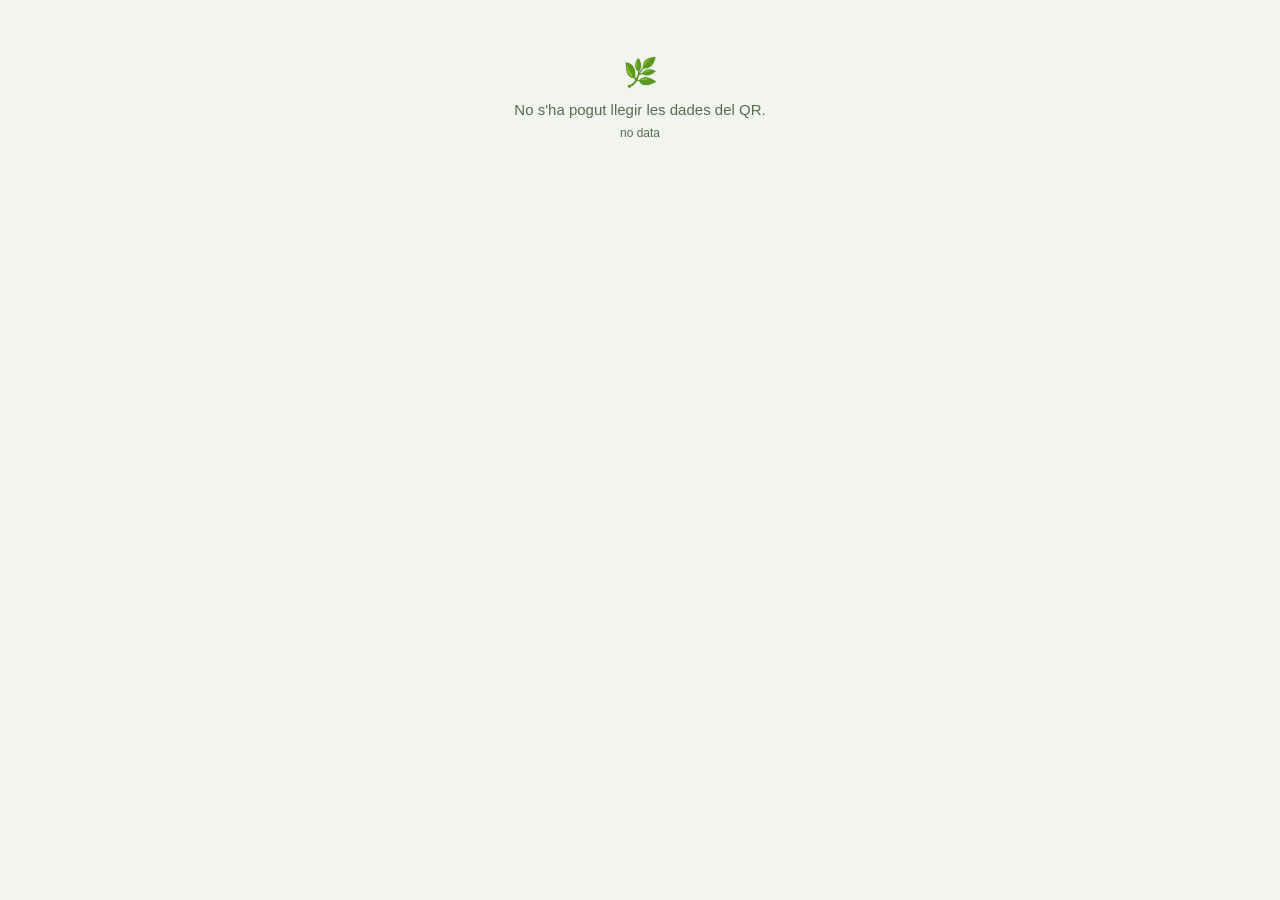
<file: druid/view.html>
<!DOCTYPE html>
<html lang="ca">
<head>
<meta charset="UTF-8">
<meta name="viewport" content="width=device-width,initial-scale=1,user-scalable=no">
<title>D&D · Druida — Vista DM</title>
<meta name="theme-color" content="#5A7C2E">
<style>
:root{--p:#5A7C2E;--pl:#EBF2E0;--pd:#2E4A10;--m:#3A5C7A;--ml:#E0EBF4;--md:#1A3A54;--r:#C44830;--bg:#F2F4F0;--sf:#FFF;--sv:#EEF2EA;--ol:#C8D4BE;--os:#5A6A4A;--tx:#1A201A;--rr:10px}
*{box-sizing:border-box;margin:0;padding:0}
body{background:var(--bg);color:var(--tx);font-family:-apple-system,BlinkMacSystemFont,'Segoe UI',sans-serif;font-size:15px;padding:16px;max-width:500px;margin:0 auto}
.hero{background:linear-gradient(135deg,var(--pd),var(--m));border-radius:16px;padding:20px;color:#fff;margin-bottom:16px;display:flex;align-items:center;gap:16px}
.hero-avatar{width:70px;height:70px;border-radius:50%;border:3px solid rgba(255,255,255,.4);background:rgba(255,255,255,.15);display:flex;align-items:center;justify-content:center;font-size:28px;flex-shrink:0;overflow:hidden}
.hero-avatar img{width:100%;height:100%;object-fit:cover}
.hero-name{font-size:22px;font-weight:700;margin-bottom:3px}
.hero-sub{font-size:13px;opacity:.85}
.hero-hp{margin-top:8px;font-size:13px;opacity:.9}
.hp-bar{height:6px;border-radius:3px;background:rgba(255,255,255,.25);margin-top:4px;overflow:hidden}
.hp-fill{height:100%;border-radius:3px;background:#fff;transition:width .3s}

.section{background:var(--sf);border-radius:var(--rr);border:1px solid var(--ol);padding:14px;margin-bottom:12px}
.sec-title{font-size:11px;font-weight:700;text-transform:uppercase;letter-spacing:.7px;color:var(--os);margin-bottom:10px}
.stat-grid{display:grid;grid-template-columns:repeat(3,1fr);gap:8px;margin-bottom:10px}
.stat-box{background:var(--sv);border-radius:8px;padding:8px;text-align:center}
.stat-abbr{font-size:10px;font-weight:700;text-transform:uppercase;color:var(--os)}
.stat-val{font-size:22px;font-weight:700;color:var(--tx)}
.stat-mod{font-size:11px;color:var(--pd);font-weight:700}
.der-grid{display:grid;grid-template-columns:repeat(4,1fr);gap:6px;margin-bottom:10px}
.der-box{background:var(--sv);border-radius:8px;padding:6px;text-align:center}
.der-lbl{font-size:9px;font-weight:700;text-transform:uppercase;color:var(--os);margin-bottom:2px}
.der-val{font-size:15px;font-weight:700;color:var(--tx)}
.skill-row{display:flex;align-items:center;gap:6px;padding:4px 0;border-bottom:1px solid var(--sv)}
.sk-dot{width:14px;height:14px;border-radius:50%;border:2px solid var(--ol);flex-shrink:0}
.sk-dot.prof{background:var(--p);border-color:var(--p)}
.sk-dot.exp{background:var(--pd);border-color:var(--pd)}
.sk-name{flex:1;font-size:13px}
.sk-val{font-size:13px;font-weight:700;color:var(--p)}
.save-row{display:flex;align-items:center;gap:8px;padding:4px 0;border-bottom:1px solid var(--sv)}
.sv-dot{width:14px;height:14px;border-radius:50%;border:2px solid var(--ol);flex-shrink:0}
.sv-dot.on{background:var(--p);border-color:var(--p)}
.chip-row{display:flex;flex-wrap:wrap;gap:6px;margin-top:6px}
.chip{display:inline-flex;align-items:center;gap:4px;background:var(--pl);color:var(--pd);border:1px solid var(--p);border-radius:20px;padding:4px 10px;font-size:12px;font-weight:600}
.chip.moon{background:var(--ml);color:var(--md);border-color:var(--m)}
.chip.used{opacity:.35}
.slot-row{display:flex;align-items:center;gap:8px;padding:5px 0;border-bottom:1px solid var(--sv)}
.slot-lv{font-size:11px;font-weight:700;padding:1px 7px;border-radius:10px;background:var(--pl);color:var(--pd);flex-shrink:0}
.pip-row{display:flex;gap:4px;flex:1}
.pip{width:18px;height:18px;border-radius:50%;border:2px solid var(--p);background:var(--p)}
.pip.empty{background:transparent}
.pip.moon{border-color:var(--m);background:var(--m)}
.pip.moon.empty{background:transparent}
.ws-box{background:var(--ml);border:1px solid var(--m);border-radius:var(--rr);padding:10px;margin-bottom:8px}
.ws-name{font-size:14px;font-weight:700;color:var(--md)}
.ws-sub{font-size:11px;color:var(--os);margin-top:2px}
.prep-item{padding:4px 0;border-bottom:1px solid var(--sv);font-size:13px;display:flex;justify-content:space-between}
.prep-lv{font-size:10px;color:var(--os)}
.timestamp{text-align:center;font-size:11px;color:var(--os);margin-top:16px;padding-top:10px;border-top:1px solid var(--ol)}
.err{text-align:center;padding:40px 20px;color:var(--os)}
</style>
</head>
<body>
<div id="root"><div class="err">Carregant...</div></div>
<script>
const mod=v=>Math.floor((v-10)/2);
const fmtMod=v=>(v>=0?'+':'')+v;
const STAT_KEYS=['str','dex','con','int','wis','cha'];
const STAT_NAMES={str:'STR',dex:'DEX',con:'CON',int:'INT',wis:'WIS',cha:'CHA'};
const SKILLS=[
  {k:'acr',n:'Acrobatics',st:'dex'},{k:'ani',n:'Animal Handling',st:'wis'},
  {k:'arc',n:'Arcana',st:'int'},{k:'ath',n:'Athletics',st:'str'},
  {k:'dec',n:'Deception',st:'cha'},{k:'his',n:'History',st:'int'},
  {k:'ins',n:'Insight',st:'wis'},{k:'int_sk',n:'Intimidation',st:'cha'},
  {k:'inv',n:'Investigation',st:'int'},{k:'med',n:'Medicine',st:'wis'},
  {k:'nat',n:'Nature',st:'int'},{k:'prc',n:'Perception',st:'wis'},
  {k:'prf',n:'Performance',st:'cha'},{k:'per',n:'Persuasion',st:'cha'},
  {k:'rel',n:'Religion',st:'int'},{k:'slh',n:'Sleight of Hand',st:'dex'},
  {k:'ste',n:'Stealth',st:'dex'},{k:'sur',n:'Survival',st:'wis'},
];
const SLOT_TABLE=[[0,0,0,0,0,0,0,0,0],[2,0,0,0,0,0,0,0,0],[3,0,0,0,0,0,0,0,0],[4,2,0,0,0,0,0,0,0],[4,3,0,0,0,0,0,0,0],[4,3,2,0,0,0,0,0,0],[4,3,3,0,0,0,0,0,0],[4,3,3,1,0,0,0,0,0],[4,3,3,2,0,0,0,0,0],[4,3,3,3,1,0,0,0,0],[4,3,3,3,2,0,0,0,0],[4,3,3,3,2,1,0,0,0],[4,3,3,3,2,1,0,0,0],[4,3,3,3,2,1,1,0,0],[4,3,3,3,2,1,1,0,0],[4,3,3,3,2,1,1,1,0],[4,3,3,3,2,1,1,1,0],[4,3,3,3,2,1,1,1,1],[4,3,3,3,3,1,1,1,1],[4,3,3,3,3,2,1,1,1],[4,3,3,3,3,2,2,1,1]];
const profBonus=lv=>{if(lv<=4)return 2;if(lv<=8)return 3;if(lv<=12)return 4;if(lv<=16)return 5;return 6;};
const wsUsesForLevel=lv=>{if(lv>=14)return 5;if(lv>=10)return 4;if(lv>=6)return 3;return 2;};

try{
  const params=new URLSearchParams(location.search);
  const enc=params.get('d');
  if(!enc)throw new Error('no data');
  const d=JSON.parse(decodeURIComponent(escape(atob(decodeURIComponent(enc)))));
  const lv=d.lv||1;
  const st=d.st||[10,10,10,10,10,10];
  const [sv,dx,cn,it,ws,ch]=st;
  const statVals={str:sv,dex:dx,con:cn,int:it,wis:ws,cha:ch};
  const pb=profBonus(lv);
  const hp=d.hp||d.mhp||1,mhp=d.mhp||1;
  const pct=Math.max(0,Math.min(100,hp/mhp*100));
  const skillProf=new Set(d.sp||[]);
  const skillExp=new Set(d.se||[]);
  const selSaves=new Set(d.sv||['int','wis']);
  const po=d.po||'magician';
  const slots=SLOT_TABLE[Math.min(lv,20)];
  const usedSlots=d.us||[0,0,0,0,0,0,0,0,0];
  const wsUsed=d.wu||0;
  const wsTotal=wsUsesForLevel(lv);
  const af=d.af||null;
  const cs=d.cs||'';
  const pp=d.pp||[];
  const pc=d.pc||[];
  const spellDC=8+pb+mod(statVals.wis);
  const spellAtk=pb+mod(statVals.wis);

  // Skills with Magician bonus
  const skillsHTML=SKILLS.map(sk=>{
    const base=mod(statVals[sk.st]);
    const ep=skillExp.has(sk.k),pr=skillProf.has(sk.k);
    const magicBonus=(po==='magician'&&(sk.k==='arc'||sk.k==='nat'))?mod(statVals.wis):0;
    const bonus=base+(ep?pb*2:pr?pb:0)+magicBonus;
    return`<div class="skill-row">
      <div class="sk-dot${ep?' exp':pr?' prof':''}"></div>
      <span class="sk-name">${sk.n}</span>
      <span class="sk-val">${fmtMod(bonus)}</span>
    </div>`;
  }).join('');

  const savesHTML=STAT_KEYS.map(k=>{
    const on=selSaves.has(k);
    const val=mod(statVals[k])+(on?pb:0);
    return`<div class="save-row"><div class="sv-dot${on?' on':''}"></div><span style="flex:1;font-size:13px">${STAT_NAMES[k]}</span><span style="font-weight:700;color:var(--p)">${fmtMod(val)}</span></div>`;
  }).join('');

  const slotsHTML=slots.map((max,i)=>{
    if(max===0)return'';
    const used=usedSlots[i]||0;
    const pips=Array.from({length:max},(_,j)=>`<div class="pip${j<used?' empty':''}"></div>`).join('');
    return`<div class="slot-row"><span class="slot-lv">Nv ${i+1}</span><div class="pip-row">${pips}</div><span style="font-size:11px;color:var(--os)">${max-used}/${max}</span></div>`;
  }).join('');

  // WS pips
  const wsPips=Array.from({length:wsTotal},(_,i)=>`<div class="pip moon${i<wsUsed?' empty':''}"></div>`).join('');

  // Prepared
  const prepHTML=pc.map(n=>`<div class="prep-item"><span>${n}</span><span class="prep-lv">Cantrip</span></div>`).join('')+
    pp.map(k=>{const[l,...ns]=k.split(':');return`<div class="prep-item"><span>${ns.join(':')}</span><span class="prep-lv">Nv ${l}</span></div>`;}).join('');

  document.getElementById('root').innerHTML=`
  <div class="hero">
    <div class="hero-avatar"><span>🌿</span></div>
    <div>
      <div class="hero-name">${d.n||'Druida'}</div>
      <div class="hero-sub">Circle of the Moon Druid · Lv ${lv}${d.race?' · '+d.race:''}</div>
      <div class="hero-hp">HP: ${hp} / ${mhp}</div>
      <div class="hp-bar"><div class="hp-fill" style="width:${pct}%"></div></div>
    </div>
  </div>

  <div class="section">
    <div class="sec-title">Estadístiques</div>
    <div class="stat-grid">${STAT_KEYS.map(k=>`<div class="stat-box"><div class="stat-abbr">${STAT_NAMES[k]}</div><div class="stat-val">${statVals[k]}</div><div class="stat-mod">${fmtMod(mod(statVals[k]))}</div></div>`).join('')}</div>
    <div class="der-grid">
      <div class="der-box"><div class="der-lbl">AC</div><div class="der-val">${10+mod(statVals.dex)}</div></div>
      <div class="der-box"><div class="der-lbl">Init</div><div class="der-val">${fmtMod(mod(statVals.dex))}</div></div>
      <div class="der-box"><div class="der-lbl">Prof</div><div class="der-val">${fmtMod(pb)}</div></div>
      <div class="der-box"><div class="der-lbl">Spell DC</div><div class="der-val">${spellDC}</div></div>
      <div class="der-box"><div class="der-lbl">Spell Atk</div><div class="der-val">${fmtMod(spellAtk)}</div></div>
      <div class="der-box"><div class="der-lbl">WIS mod</div><div class="der-val">${fmtMod(mod(statVals.wis))}</div></div>
      <div class="der-box"><div class="der-lbl">Primal</div><div class="der-val" style="font-size:11px">${po==='magician'?'Magician':'Warden'}</div></div>
      <div class="der-box"><div class="der-lbl">WS CR</div><div class="der-val">${Math.max(1,Math.floor(lv/3))}</div></div>
    </div>
  </div>

  ${af?`<div class="section"><div class="sec-title">Wild Shape Activa</div>
    <div class="ws-box"><div class="ws-name">🐾 ${af}</div><div class="ws-sub">THP: ${lv*3} · AC mín: ${13+mod(statVals.wis)}</div></div>
  </div>`:''}

  ${cs?`<div class="section" style="border-color:var(--m)"><div class="sec-title" style="color:var(--md)">Concentració Activa</div><div style="font-weight:700">${cs}</div></div>`:''}

  <div class="section">
    <div class="sec-title">Wild Shape · Usos (${wsTotal-wsUsed}/${wsTotal} disponibles)</div>
    <div style="display:flex;gap:6px;margin-top:4px">${wsPips}</div>
  </div>

  <div class="section">
    <div class="sec-title">Espais d'Espell</div>
    ${slotsHTML||'<span style="color:var(--os);font-size:13px">Cap espai disponible</span>'}
  </div>

  ${prepHTML?`<div class="section"><div class="sec-title">Espells Preparats</div>${prepHTML}</div>`:''}

  <div class="section">
    <div class="sec-title">Tirades de Salvació</div>
    ${savesHTML}
  </div>

  <div class="section">
    <div class="sec-title">Habilitats</div>
    ${skillsHTML}
  </div>

  <div class="timestamp">Generat: ${d.ts?new Date(d.ts*1000).toLocaleString('ca-ES'):'—'} · Vista DM (lectura)</div>
  `;
}catch(e){
  document.getElementById('root').innerHTML='<div class="err"><p style="font-size:28px;margin-bottom:12px">🌿</p><p>No s\'ha pogut llegir les dades del QR.</p><p style="margin-top:8px;font-size:12px">'+e.message+'</p></div>';
}
</script>
</body>
</html>
</file>
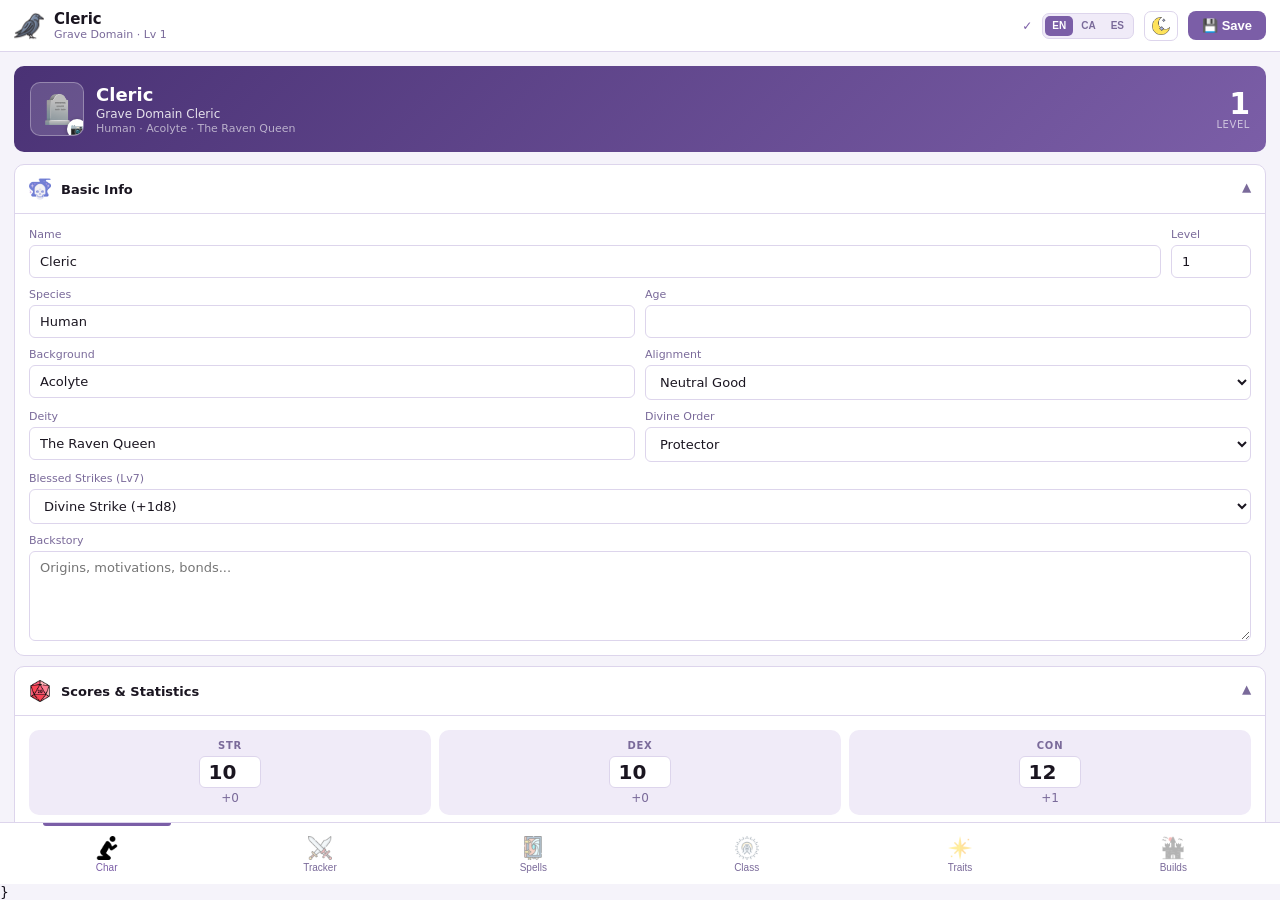
<file: grave cleric/preview.html>
<!DOCTYPE html>
<html lang="en">
<head>
<meta charset="UTF-8">
<meta name="viewport" content="width=device-width,initial-scale=1,maximum-scale=1,user-scalable=no">
<meta name="theme-color" content="#4A3275">
<meta name="apple-mobile-web-app-capable" content="yes">
<meta name="apple-mobile-web-app-status-bar-style" content="default">
<meta name="apple-mobile-web-app-title" content="Grave Cleric">
<link rel="apple-touch-icon" href="../icon.png">
<link rel="manifest" href="manifest.json">
<title>Grave Cleric</title>
<style>
:root{
  --p:#7B5EA7;--pl:#EEE8F8;--pd:#4A3275;
  --t:#1D9E75;--tl:#E1F5EE;--td:#085041;
  --a:#C4A21B;--al:#FAF0D0;--ad:#6B5000;
  --r:#D85A30;--rl:#FAECE7;
  --bg:#F5F3FA;--sf:#FFF;--sv:#F0EBF8;
  --ol:#DDD5EC;--os:#7A6A9A;--rr:10px;
  --tabh:62px;--toph:52px;--tx:#1a1520;
}
body.dark{
  --pl:#2A1F45;--pd:#C0AAEA;
  --tl:#0A2820;--td:#6DCFB0;
  --al:#2A1A00;--ad:#E8C96A;
  --rl:#2A0F08;
  --bg:#0D0B1A;--sf:#181426;--sv:#221C38;
  --ol:#35284A;--os:#9080B8;--tx:#E0D8F0;
}
*{box-sizing:border-box;margin:0;padding:0;-webkit-tap-highlight-color:transparent}
html,body{height:100%;overflow:hidden}
body{font-family:'Segoe UI',system-ui,sans-serif;background:var(--bg);color:var(--tx);font-size:14px;display:flex;flex-direction:column;transition:background .3s,color .3s}
.topbar{height:var(--toph);background:var(--sf);border-bottom:1px solid var(--ol);display:flex;align-items:center;padding:0 14px;gap:10px;flex-shrink:0;z-index:20}
.tb-info{flex:1;min-width:0}
.tb-name{font-size:15px;font-weight:700;white-space:nowrap;overflow:hidden;text-overflow:ellipsis}
.tb-sub{font-size:11px;color:var(--os)}
.btn-save-g{background:var(--p);color:#fff;border:none;border-radius:8px;padding:7px 14px;font-size:13px;font-weight:600;cursor:pointer;flex-shrink:0}
.btn-save-g:active{background:var(--pd)}
.save-flash{font-size:12px;color:var(--p);font-weight:600;flex-shrink:0;animation:fadein .2s}
@keyframes fadein{from{opacity:0}to{opacity:1}}
.lang-tog{display:flex;gap:1px;background:var(--sv);border:1px solid var(--ol);border-radius:7px;padding:2px;flex-shrink:0}
.lang-btn{background:none;border:none;border-radius:5px;padding:3px 7px;font-size:10px;font-weight:700;cursor:pointer;color:var(--os);transition:all .15s;line-height:1.4}
.lang-btn.active{background:var(--p);color:#fff}
.dark-tog{background:none;border:1px solid var(--ol);border-radius:7px;padding:5px 7px;cursor:pointer;display:flex;align-items:center;justify-content:center;flex-shrink:0}
.dark-tog img{width:18px;height:18px;object-fit:contain;opacity:.65}
body.dark .sbox{background:var(--sv)}
body.dark .dbox{background:var(--sv)}
body.dark .hbtn{background:var(--sv)}
body.dark .btn-rest{background:var(--sv)}
body.dark .cast-spb:disabled{background:var(--ol)}
body.dark .cbt:disabled{border-color:var(--ol);color:var(--os)}
body.dark .conc-sp{color:var(--ad)}
body.dark .conc-rn{color:var(--os)}
body.dark select option{background:var(--sf);color:var(--tx)}
body.dark .feat-toggle-card{background:var(--sv)}
body.dark .feat-toggle-card.on{background:#3A2060}
.scroll-area{flex:1;overflow-y:auto;overflow-x:hidden;-webkit-overflow-scrolling:touch}
.screen{display:none;padding:14px;padding-bottom:calc(var(--tabh)+16px);min-height:100%}
.screen.active{display:block}
.tab-bar{height:var(--tabh);background:var(--sf);border-top:1px solid var(--ol);display:flex;align-items:stretch;flex-shrink:0;z-index:20;padding-bottom:env(safe-area-inset-bottom)}
.tab-item{flex:1;display:flex;flex-direction:column;align-items:center;justify-content:center;gap:2px;cursor:pointer;border:none;background:none;color:var(--os);font-size:10px;font-weight:500;padding:6px 0 4px;position:relative;transition:color .15s}
.tab-item .ti{width:24px;height:24px;object-fit:contain;display:block;opacity:.4;transition:opacity .15s}
.tab-item.active .ti{opacity:1}
.tab-item.active{color:var(--p)}
.tab-item.active::before{content:'';position:absolute;top:0;left:20%;right:20%;height:2.5px;background:var(--p);border-radius:0 0 3px 3px}
.hero-card{background:linear-gradient(135deg,var(--pd) 0%,var(--p) 100%);border-radius:var(--rr);padding:16px;margin-bottom:12px;color:#fff;display:flex;align-items:center;gap:12px}
.hero-av{width:54px;height:54px;border-radius:10px;background:rgba(255,255,255,.15);display:flex;align-items:center;justify-content:center;font-size:28px;flex-shrink:0;border:1.5px solid rgba(255,255,255,.3);overflow:hidden;cursor:pointer;position:relative}
.hero-name{font-size:18px;font-weight:700}
.hero-s1{font-size:12px;opacity:.85;margin-top:2px}
.hero-s2{font-size:11px;opacity:.6;margin-top:1px}
.hero-r{margin-left:auto;text-align:right}
.hero-lv{font-size:30px;font-weight:800;line-height:1}
.hero-ls{font-size:10px;opacity:.65;letter-spacing:.6px;text-transform:uppercase}
.acc{border:.5px solid var(--ol);border-radius:var(--rr);margin-bottom:10px;overflow:hidden;background:var(--sf)}
.acc-hd{display:flex;align-items:center;gap:10px;padding:13px 14px;cursor:pointer;user-select:none;transition:background .1s}
.acc-hd:active{background:var(--sv)}
.acc-ic{width:22px;height:22px;object-fit:contain;flex-shrink:0}
.acc-tl{font-size:13px;font-weight:600;flex:1}
.acc-ch{color:var(--os);transition:transform .2s;font-size:12px}
.acc-ch.open{transform:rotate(180deg)}
.acc-bd{border-top:1px solid var(--ol);display:none;padding:14px}
.acc-bd.open{display:block}
.fg{display:flex;gap:10px;margin-bottom:10px}
.fi{display:flex;flex-direction:column;flex:1;min-width:0}
.fi label{font-size:11px;color:var(--os);margin-bottom:4px;font-weight:500}
input[type=text],input[type=number],textarea,select{border:1px solid var(--ol);border-radius:6px;padding:8px 10px;font-size:13px;font-family:inherit;background:var(--sf);width:100%;outline:none;transition:border-color .15s;color:var(--tx)}
input:focus,textarea:focus,select:focus{border-color:var(--p)}
textarea{resize:vertical;min-height:90px}
.stat-grid{display:grid;grid-template-columns:repeat(3,1fr);gap:8px;margin-bottom:12px}
.sbox{background:var(--sv);border-radius:var(--rr);padding:10px;text-align:center}
.slbl{font-size:10px;font-weight:700;color:var(--os);letter-spacing:.8px;margin-bottom:5px}
.sbox input{width:62px;text-align:center;font-size:20px;font-weight:600;border:1px solid var(--ol);border-radius:6px;padding:3px;background:var(--sf);color:var(--tx)}
.smod{font-size:12px;color:var(--os);margin-top:3px;font-weight:500}
.drv-grid{display:grid;grid-template-columns:repeat(3,1fr);gap:8px;margin-bottom:12px}
.dbox{background:var(--sv);border-radius:var(--rr);padding:10px}
.dlbl{font-size:9px;font-weight:700;color:var(--os);letter-spacing:.6px;text-transform:uppercase}
.dval{font-size:22px;font-weight:500;margin:2px 0}
.dsub{font-size:10px;color:var(--os)}
.sec-lbl{font-size:10px;font-weight:700;letter-spacing:.8px;color:var(--os);text-transform:uppercase;padding:8px 0 5px}
.dval-edit{width:56px;font-size:20px;font-weight:700;border:none;border-bottom:2px solid var(--ol);background:transparent;color:var(--tx);text-align:center;padding:2px 0}
.dval-edit:focus{outline:none;border-bottom-color:var(--p)}
.hp-reset{font-size:10px;color:var(--os);background:none;border:none;cursor:pointer;padding:2px 4px;border-radius:4px}
.tr-sec{background:var(--sf);border:.5px solid var(--ol);border-radius:var(--rr);padding:14px;margin-bottom:10px}
.tr-lbl{font-size:10px;font-weight:700;letter-spacing:.8px;color:var(--os);text-transform:uppercase;margin-bottom:10px;display:flex;align-items:center;justify-content:space-between}
.hp-wrap{background:var(--ol);border-radius:99px;height:12px;overflow:hidden;margin-bottom:12px}
.hp-fill{height:100%;border-radius:99px;transition:width .4s,background .4s}
.hp-row{display:flex;align-items:center;justify-content:space-between;gap:6px}
.hp-btns{display:flex;gap:5px}
.hbtn{border-radius:8px;border:1.5px solid var(--ol);background:var(--sf);font-size:13px;font-weight:700;cursor:pointer;padding:7px 10px;min-width:38px;text-align:center;transition:background .1s}
.hbtn:active{background:var(--sv)}
.hbtn.m{border-color:var(--r);color:var(--r)}
.hbtn.p{border-color:var(--t);color:var(--t)}
.hp-disp{font-size:26px;font-weight:800;text-align:center;color:var(--tx);min-width:90px;line-height:1.1}
.hp-disp .hpmax{font-size:14px;color:var(--os);font-weight:400}
.spip-row{display:flex;flex-direction:column;gap:6px}
.slot-row{display:flex;align-items:center;gap:6px;padding:5px 8px;border-radius:8px;background:var(--sv);transition:background .2s}
.slot-row.hs{background:var(--tl)}
.slot-lv-lbl{font-size:11px;font-weight:700;min-width:26px;color:var(--os)}
.slot-row.hs .slot-lv-lbl{color:var(--td)}
.slot-pips{display:flex;gap:3px;flex:1}
.slot-adj{border-radius:6px;border:1.5px solid var(--ol);background:var(--sf);font-size:13px;font-weight:700;cursor:pointer;padding:2px 9px;color:var(--os);transition:all .1s;line-height:1.4}
.slot-adj:not([disabled]):hover{border-color:var(--p);color:var(--p)}
.slot-adj[disabled]{opacity:.3;cursor:default}
.slot-count{font-size:11px;color:var(--os);min-width:28px;text-align:right}
.slot-row.hs .slot-count{color:var(--td);font-weight:700}
.pip{width:9px;height:9px;border-radius:50%;display:inline-block;transition:background .2s}
.pip.f{background:var(--t)}
.pip.e{background:var(--ol)}
.ws-uses-row{display:flex;align-items:center;gap:8px;flex-wrap:wrap;margin-bottom:8px}
.res-pip{width:22px;height:22px;border-radius:50%;border:2.5px solid var(--p);cursor:pointer;transition:background .1s,border-color .1s;flex-shrink:0}
.res-pip.f{background:var(--p)}
.res-pip.e{background:transparent}
.res-pip:active{opacity:.7}
.res-lbl{font-size:12px;font-weight:700;color:var(--pd)}
.conc-bar{background:var(--rl);border-radius:9px;padding:9px 11px;display:flex;align-items:center;gap:8px;margin-bottom:10px}
.conc-dot{width:10px;height:10px;border-radius:50%;background:var(--r);flex-shrink:0}
.conc-inf{flex:1}
.conc-sp{font-size:12px;font-weight:600;color:#4A1B0C}
.conc-rn{font-size:10px;color:rgba(74,27,12,.7)}
.rest-row{display:flex;gap:8px;margin-top:10px}
.btn-rest{flex:1;padding:11px 8px;border-radius:9px;border:1.5px solid var(--ol);background:var(--sf);font-size:13px;font-weight:600;cursor:pointer;transition:all .1s}
.btn-rest:active{transform:scale(.97)}
.btn-sr{border-color:var(--a);color:var(--ad)}
.btn-lr{border-color:var(--p);color:var(--pd)}
.stab-bar{display:flex;border-bottom:1px solid var(--ol);margin:-14px -14px 14px;background:var(--sf)}
.stab-btn{flex:1;padding:11px 8px;font-size:12px;font-weight:500;border:none;background:none;cursor:pointer;color:var(--os);border-bottom:2px solid transparent;margin-bottom:-1px;transition:all .15s}
.stab-btn.active{color:var(--p);border-bottom-color:var(--p);font-weight:700}
.srch-box{position:relative;margin-bottom:12px}
.srch-box input{padding-left:34px}
.srch-ic{position:absolute;left:10px;top:50%;transform:translateY(-50%);font-size:14px;pointer-events:none;opacity:.5}
.gh{display:flex;align-items:center;gap:8px;padding:12px 0 5px}
.gh-sub{font-size:12px;color:var(--os)}
hr.hr{border:none;border-top:1px solid var(--ol);margin-bottom:5px}
.chips{display:flex;gap:8px;margin-bottom:12px}
.chip{border-radius:10px;padding:5px 11px;text-align:center;flex:1}
.card{background:var(--sf);border:.5px solid var(--ol);border-radius:var(--rr);padding:12px;margin-bottom:6px}
.card.sel-p{background:var(--pl);border-color:var(--p)}
.card.sel-a{background:var(--al);border-color:var(--a)}
.card.conca{background:var(--rl);border-color:var(--r)}
.sp-row-c{display:flex;align-items:flex-start;gap:8px}
.sp-cb{width:20px;height:20px;border-radius:5px;border:1.5px solid var(--ol);flex-shrink:0;display:flex;align-items:center;justify-content:center;cursor:pointer;margin-top:1px;transition:all .1s}
.sp-cb.ckp{background:var(--p);border-color:transparent}
.sp-cb.cka{background:var(--a);border-color:transparent}
.sp-cb.locked{background:var(--os);border-color:transparent;cursor:default;opacity:.6}
.sp-cb .ck{color:#fff;font-size:10px;font-weight:700}
.sp-inf{flex:1;min-width:0}
.sp-nr{display:flex;align-items:center;gap:5px;flex-wrap:wrap}
.sp-nm{font-size:13px;font-weight:600}
.sp-mt{font-size:11px;color:var(--os);margin-top:2px;line-height:1.4}
.exp-btn{background:none;border:none;cursor:pointer;color:var(--p);font-size:17px;padding:0 2px;flex-shrink:0}
.sp-desc{font-size:12px;color:var(--os);line-height:1.55;margin-top:7px}
.tip-note{background:var(--pl);border-radius:6px;padding:7px 9px;display:flex;gap:6px;margin-top:6px}
.tip-tx{font-size:11px;color:var(--pd);line-height:1.5}
.cast-pan{background:var(--sv);border-radius:9px;padding:9px;margin-top:9px}
.cast-lbl{font-size:11px;font-weight:700;color:var(--tx);margin-bottom:6px}
.cast-btns{display:flex;flex-wrap:wrap;gap:5px}
.cbt{padding:5px 11px;height:30px;border-radius:7px;border:1.5px solid var(--t);background:transparent;color:var(--td);font-size:11px;cursor:pointer;white-space:nowrap}
.cbt:active:not([disabled]){background:var(--tl)}
.cbt:disabled{border-color:var(--ol);color:#ccc;cursor:not-allowed}
.cast-spb{padding:5px 12px;height:30px;border-radius:7px;border:none;background:var(--t);color:#fff;font-size:11px;cursor:pointer}
.cast-spb:active:not([disabled]){background:var(--td)}
.cast-spb:disabled{background:var(--sv);color:#aaa;cursor:not-allowed}
.badge{display:inline-block;padding:2px 7px;border-radius:10px;font-size:10px;font-weight:600;line-height:1.4}
.bp{background:var(--pl);color:var(--pd)}
.bt{background:var(--tl);color:var(--td)}
.ba{background:var(--al);color:var(--ad)}
.br{background:var(--rl);color:#4A1B0C}
.bg{background:#F1EFE8;color:#555}
body.dark .bg{background:#333;color:#aaa}
.sv-row{display:flex;align-items:center;gap:8px;padding:5px 2px;border-bottom:1px solid var(--ol)}
.sv-row:last-child{border-bottom:none}
.sv-chk{width:22px;height:22px;border-radius:50%;border:2px solid var(--ol);background:transparent;cursor:pointer;font-size:11px;color:var(--os);display:flex;align-items:center;justify-content:center;flex-shrink:0;padding:0;transition:all .15s}
.sv-chk.act{border-color:var(--p);background:var(--pl);color:var(--p)}
.sv-ab{font-size:10px;font-weight:700;color:var(--os);width:28px;flex-shrink:0}
.sv-nm{font-size:13px;color:var(--tx);flex:1}
.sv-val{font-size:15px;font-weight:700;color:var(--os);min-width:34px;text-align:right}
.sv-val.pro{color:var(--p)}
.inv-row{display:flex;align-items:center;gap:5px;margin-bottom:6px}
.inv-name{flex:1;border:1px solid var(--ol);border-radius:7px;padding:7px 8px;font-size:13px;background:var(--sf);color:var(--tx)}
.inv-qty{width:46px;border:1px solid var(--ol);border-radius:7px;padding:7px 4px;font-size:13px;text-align:center;background:var(--sf);color:var(--tx)}
.inv-del{width:28px;height:28px;border-radius:50%;border:none;background:var(--rl);color:var(--r);cursor:pointer;font-size:13px;flex-shrink:0}
.inv-add{width:100%;padding:8px;margin-top:4px;border:1.5px dashed var(--ol);border-radius:7px;background:transparent;color:var(--os);cursor:pointer;font-size:13px}
.inv-add:active{border-color:var(--p);color:var(--p)}
.trait-card{padding:10px 12px;border-left:3px solid var(--p);margin-bottom:8px;background:var(--sv);border-radius:0 8px 8px 0}
.trait-card.locked{opacity:.4;border-left-color:var(--ol)}
.trait-card.gold{border-left-color:var(--a)}
.trait-nm{font-size:13px;font-weight:600;color:var(--tx);margin-bottom:3px;display:flex;align-items:center;gap:6px}
.trait-src{font-size:10px;font-weight:400;color:var(--os)}
.trait-ds{font-size:12px;color:var(--tx);line-height:1.55}
.feat-grid{display:flex;flex-direction:column;gap:6px}
.feat-toggle-card{background:var(--sv);border:1.5px solid var(--ol);border-radius:8px;padding:9px 12px;cursor:pointer;transition:all .15s}
.feat-toggle-card.on{background:var(--pl);border-color:var(--p)}
.feat-tc-head{display:flex;align-items:center;gap:7px;margin-bottom:4px}
.feat-tc-icon{font-size:16px;flex-shrink:0}
.feat-tc-name{font-size:13px;font-weight:700;color:var(--tx);flex:1}
.feat-tc-tag{background:var(--p);color:#fff;border-radius:10px;padding:2px 8px;font-size:10px;font-weight:700;flex-shrink:0}
.feat-tc-desc{font-size:11px;color:var(--os);line-height:1.4}
.feat-toggle-card.on .feat-tc-desc{color:var(--pd)}
.feat-boost-tag{display:inline-block;background:var(--al);color:var(--ad);border:1px solid var(--a);border-radius:4px;padding:0 4px;font-size:9px;font-weight:700;margin-left:3px;vertical-align:middle}
.bc{background:var(--sf);border:.5px solid var(--ol);border-radius:var(--rr);padding:13px;margin-bottom:8px}
.bc.isact{border-color:var(--p);border-width:1.5px;background:var(--pl)}
.bc-top{display:flex;align-items:flex-start;gap:10px}
.bc-av{width:44px;height:44px;border-radius:9px;background:var(--sv);display:flex;align-items:center;justify-content:center;font-size:22px;flex-shrink:0}
.bc-inf{flex:1}
.bc-nm{font-weight:700;font-size:14px}
.bc-mt{font-size:12px;color:var(--os);margin-top:2px}
.bc-act{display:flex;gap:6px;margin-top:9px;padding-top:9px;border-top:1px solid var(--ol)}
.btn-sm{padding:7px 13px;border-radius:7px;border:none;cursor:pointer;font-size:12px;font-weight:600}
.btn-sm:active{transform:scale(.96)}
.btn-pr{background:var(--p);color:#fff}
.btn-ou{border:1px solid var(--ol);background:transparent;color:var(--tx)}
.btn-dn{background:var(--rl);color:var(--r)}
.new-bc-btn{display:flex;align-items:center;gap:12px;background:var(--sf);border:1.5px dashed var(--ol);border-radius:var(--rr);padding:15px;cursor:pointer;margin-bottom:10px;width:100%}
.new-bc-btn:active{border-color:var(--p);background:var(--pl)}
.new-bc-btn span{font-size:13px;font-weight:500;color:var(--os)}
.info-bn{background:var(--pl);border-radius:8px;padding:10px 12px;margin-bottom:10px;font-size:12px;color:var(--pd);line-height:1.5}
.empty-st{padding:36px 20px;text-align:center;color:var(--os)}
.empty-st .ei{font-size:40px;margin-bottom:10px}
::-webkit-scrollbar{width:4px}
::-webkit-scrollbar-thumb{background:var(--ol);border-radius:2px}
/* ── EQUIPMENT ── */
.eq-sec-lbl{font-size:10px;font-weight:700;letter-spacing:.8px;text-transform:uppercase;color:var(--os);padding:10px 0 7px;display:flex;align-items:center;gap:6px}
.eq-sec-lbl::after{content:'';flex:1;height:1px;background:var(--ol)}
.armor-grid{display:flex;gap:7px;overflow-x:auto;padding-bottom:4px;-webkit-overflow-scrolling:touch;scrollbar-width:none}
.armor-grid::-webkit-scrollbar{display:none}
.armor-card{flex-shrink:0;background:var(--sv);border:1.5px solid var(--ol);border-radius:10px;padding:9px 10px;cursor:pointer;min-width:82px;text-align:center;transition:all .15s;user-select:none}
.armor-card.sel{background:var(--pl);border-color:var(--p)}
.armor-card .ac-ic{font-size:20px;margin-bottom:3px}
.armor-card .ac-nm{font-size:10px;font-weight:700;color:var(--tx);margin-bottom:2px;line-height:1.2}
.armor-card .ac-val{font-size:14px;font-weight:800;color:var(--pd)}
.armor-card .ac-cat{font-size:9px;color:var(--os);margin-top:1px}
.armor-card .ac-warn{font-size:9px;color:#ff9070;margin-top:1px}
.equip-chips{display:flex;flex-wrap:wrap;gap:6px;margin-bottom:4px}
.eq-chip{display:flex;align-items:center;gap:5px;background:var(--sv);border:1.5px solid var(--ol);border-radius:20px;padding:6px 11px;cursor:pointer;font-size:12px;font-weight:600;transition:all .15s;user-select:none}
.eq-chip.on{background:var(--pl);border-color:var(--p);color:var(--pd)}
.eq-chip.on-green{background:var(--tl);border-color:var(--t);color:var(--td)}
.eq-chip.barovia{border-style:dashed}
.eq-chip.barovia.on{background:var(--al);border-color:var(--a);color:var(--ad);border-style:dashed}
.eq-chip .ch-eff{font-size:10px;font-weight:400;color:var(--os);margin-left:2px}
.eq-chip.on .ch-eff,.eq-chip.on-green .ch-eff,.eq-chip.barovia.on .ch-eff{color:inherit;opacity:.75}
.eq-chip.eq-dim{opacity:.4;cursor:not-allowed}
.eq-grp{border-bottom:1px solid var(--ol)}
.eq-grp:last-child{border-bottom:none}
.eq-grp-hd{display:flex;align-items:center;justify-content:space-between;padding:11px 2px;cursor:pointer;user-select:none}
.eq-grp-lbl{font-size:13px;font-weight:700;color:var(--tx)}
.eq-grp-sum{font-size:11px;color:var(--os);max-width:160px;overflow:hidden;text-overflow:ellipsis;white-space:nowrap}
.eq-grp-ch{font-size:10px;color:var(--os);transition:transform .2s;display:inline-block;margin-left:6px}
.eq-grp-ch.open{transform:rotate(180deg)}
.eq-grp-bd{display:none;padding-bottom:10px}
.eq-grp-bd.open{display:block}
.qr-overlay{position:fixed;inset:0;background:rgba(0,0,0,.55);z-index:200;display:flex;align-items:center;justify-content:center;padding:20px;backdrop-filter:blur(3px)}
.qr-box{background:var(--sf);border-radius:16px;padding:24px 20px;width:100%;max-width:340px;box-shadow:0 8px 40px rgba(0,0,0,.3);text-align:center}
.qr-title{font-size:16px;font-weight:700;color:var(--tx);margin-bottom:4px}
.qr-sub{font-size:12px;color:var(--os);margin-bottom:16px}
.qr-wrap{display:flex;justify-content:center;margin-bottom:16px;min-height:160px;align-items:center}
.qr-url{font-size:10px;color:var(--os);word-break:break-all;background:var(--sv);border-radius:8px;padding:8px 10px;margin-bottom:14px;text-align:left;line-height:1.5}
.qr-actions{display:flex;gap:8px}
.qr-btn{flex:1;padding:10px;border-radius:9px;border:none;cursor:pointer;font-size:13px;font-weight:600;transition:all .1s}
.qr-btn:active{transform:scale(.97)}
.qr-copy{background:var(--p);color:#fff}
.qr-close{background:var(--sv);color:var(--tx);border:1px solid var(--ol)}
.qr-ts{font-size:10px;color:var(--os);margin-top:10px}
.share-fab{position:fixed;bottom:calc(var(--tabh)+14px);right:14px;width:44px;height:44px;border-radius:50%;background:var(--p);border:none;cursor:pointer;display:flex;align-items:center;justify-content:center;box-shadow:0 4px 14px rgba(123,94,167,.5);z-index:50;transition:transform .15s}
.share-fab:active{transform:scale(.92)}
</style>
</head>
<body>

<!-- TOPBAR -->
<div class="topbar">
  <img src="../icons/raven.png" alt="" style="height:30px;width:auto;flex-shrink:0;object-fit:contain;opacity:.85">
  <div class="tb-info">
    <div class="tb-name" id="tb-name">Grave Cleric</div>
    <div class="tb-sub" id="tb-sub">Grave Domain · Lv 1</div>
  </div>
  <span class="save-flash" id="save-ok" style="display:none">✓</span>
  <div class="lang-tog">
    <button class="lang-btn active" id="lb-en" onclick="setLang('en')">EN</button>
    <button class="lang-btn" id="lb-ca" onclick="setLang('ca')">CA</button>
    <button class="lang-btn" id="lb-es" onclick="setLang('es')">ES</button>
  </div>
  <button class="dark-tog" id="dark-tog" onclick="toggleDark()">
    <img id="dark-ic" src="../icons/moon.png">
  </button>
  <button class="btn-save-g" onclick="save()">💾 Save</button>
</div>

<!-- SCROLL -->
<div class="scroll-area" id="scroll-area">

<!-- ══ CHARACTER ══ -->
<div class="screen active" id="sc-char">
  <div class="hero-card">
    <div class="hero-av" onclick="g('c-img').click()">
      <span id="hero-ic">🪦</span>
      <img id="hero-img" style="display:none;width:100%;height:100%;object-fit:cover;border-radius:8px" alt="">
      <div style="position:absolute;bottom:-4px;right:-4px;background:#fff;border-radius:50%;width:20px;height:20px;display:flex;align-items:center;justify-content:center;font-size:11px;box-shadow:0 1px 4px rgba(0,0,0,.3)">📷</div>
    </div>
    <input type="file" id="c-img" accept="image/*" style="display:none" onchange="handleImg(this)">
    <div>
      <div class="hero-name" id="h-name">Cleric</div>
      <div class="hero-s1">Grave Domain Cleric</div>
      <div class="hero-s2" id="h-sub">Human · Acolyte</div>
    </div>
    <div class="hero-r">
      <div class="hero-lv" id="h-lv">1</div>
      <div class="hero-ls">Level</div>
    </div>
  </div>

  <!-- Basic Info -->
  <div class="acc">
    <div class="acc-hd" onclick="toggleAcc('basic')">
      <img class="acc-ic" src="../icons/basic.png"><span class="acc-tl" data-i18n="basicInfo">Basic Info</span>
      <span class="acc-ch open" id="ch-basic">▼</span>
    </div>
    <div class="acc-bd open" id="bd-basic">
      <div class="fg">
        <div class="fi"><label data-i18n="labelName">Name</label><input type="text" id="c-name" value="Cleric" oninput="updateHero()"></div>
        <div class="fi" style="max-width:80px"><label data-i18n="labelLevel">Level</label><input type="number" id="c-level" min="1" max="20" value="1" oninput="updateLevel(+this.value)"></div>
      </div>
      <div class="fg">
        <div class="fi"><label data-i18n="labelSpecies">Species</label><input type="text" id="c-species" value="Human" oninput="updateHero()"></div>
        <div class="fi"><label data-i18n="labelAge">Age</label><input type="text" id="c-age" value=""></div>
      </div>
      <div class="fg">
        <div class="fi"><label data-i18n="labelBg">Background</label><input type="text" id="c-bg" value="Acolyte" oninput="updateHero()"></div>
        <div class="fi"><label data-i18n="labelAlign">Alignment</label>
          <select id="c-align" onchange="updateHero()">
            <option>Lawful Good</option><option selected>Neutral Good</option><option>Chaotic Good</option>
            <option>Lawful Neutral</option><option>True Neutral</option><option>Chaotic Neutral</option>
            <option>Lawful Evil</option><option>Neutral Evil</option><option>Chaotic Evil</option>
          </select>
        </div>
      </div>
      <div class="fg">
        <div class="fi"><label data-i18n="labelDeity">Deity</label><input type="text" id="c-deity" value="The Raven Queen" oninput="updateHero()"></div>
        <div class="fi"><label data-i18n="labelDivineOrder">Divine Order</label>
          <select id="c-divorder" onchange="recalc()">
            <option value="protector">Protector</option>
            <option value="thaumaturge">Thaumaturge</option>
          </select>
        </div>
      </div>
      <div class="fg">
        <div class="fi"><label data-i18n="labelBlessedStrikes">Blessed Strikes (Lv7)</label>
          <select id="c-bstrikes" onchange="recalc()">
            <option value="divine">Divine Strike (+1d8)</option>
            <option value="potent">Potent Spellcasting (+WIS)</option>
          </select>
        </div>
      </div>
      <div class="fi"><label data-i18n="labelBackstory">Backstory</label>
        <textarea id="c-backstory" data-i18n-ph="phBackstory" placeholder="Origins, motivations, bonds..."></textarea>
      </div>
    </div>
  </div>

  <!-- Stats -->
  <div class="acc">
    <div class="acc-hd" onclick="toggleAcc('stats')">
      <img class="acc-ic" src="../icons/stats.png"><span class="acc-tl" data-i18n="statsTitle">Scores & Statistics</span>
      <span class="acc-ch open" id="ch-stats">▼</span>
    </div>
    <div class="acc-bd open" id="bd-stats">
      <div class="stat-grid">
        <div class="sbox"><div class="slbl">STR</div><input type="number" id="s-str" value="10" oninput="recalc()"><div class="smod" id="m-str">+0</div></div>
        <div class="sbox"><div class="slbl">DEX</div><input type="number" id="s-dex" value="10" oninput="recalc()"><div class="smod" id="m-dex">+0</div></div>
        <div class="sbox"><div class="slbl">CON</div><input type="number" id="s-con" value="12" oninput="recalc()"><div class="smod" id="m-con">+1</div></div>
        <div class="sbox"><div class="slbl">INT</div><input type="number" id="s-int" value="10" oninput="recalc()"><div class="smod" id="m-int">+0</div></div>
        <div class="sbox"><div class="slbl">WIS</div><input type="number" id="s-wis" value="16" oninput="recalc()"><div class="smod" id="m-wis">+3</div></div>
        <div class="sbox"><div class="slbl">CHA</div><input type="number" id="s-cha" value="10" oninput="recalc()"><div class="smod" id="m-cha">+0</div></div>
      </div>
      <div class="sec-lbl" id="drv-lbl">Derived Stats — Level 1</div>
      <div class="drv-grid">
        <div class="dbox"><div class="dlbl">HIT POINTS</div>
          <div style="display:flex;align-items:baseline;gap:4px">
            <input type="number" class="dval-edit" id="d-hp" value="9" oninput="maxHpMan=+this.value;renderTracker();save()">
            <button class="hp-reset" onclick="maxHpMan=-1;recalc();renderTracker()" title="↺ auto">↺</button>
          </div>
          <div class="dsub" id="d-hp-auto">auto: 9</div>
        </div>
        <div class="dbox"><div class="dlbl">ARMOR CLASS</div><div class="dval" id="d-ac">10</div><div class="dsub" id="d-ac-sub">10 + DEX</div></div>
        <div class="dbox"><div class="dlbl">PROFICIENCY</div><div class="dval" id="d-prof">+2</div><div class="dsub" id="d-prof-sub">Levels 1–4</div></div>
        <div class="dbox"><div class="dlbl">SPELL SAVE DC</div><div class="dval" id="d-dc">13</div><div class="dsub">8 + Prof + WIS</div></div>
        <div class="dbox"><div class="dlbl">SPELL ATTACK</div><div class="dval" id="d-atk">+5</div><div class="dsub">Prof + WIS</div></div>
        <div class="dbox"><div class="dlbl">PREPARED</div><div class="dval" id="d-prep">4</div><div class="dsub" id="d-prep-sub">WIS mod + Lv</div></div>
      </div>
      <div class="sec-lbl" data-i18n="slotsAvail">Spell Slots</div>
      <div id="slots-row-char" style="display:flex;flex-wrap:wrap;gap:6px;margin-bottom:4px"></div>
    </div>
  </div>

  <!-- Saving Throws & Skills -->
  <div class="acc">
    <div class="acc-hd" onclick="toggleAcc('sv')">
      <img class="acc-ic" src="../icons/classf.png"><span class="acc-tl" data-i18n="savesTitle">Saving Throws & Skills</span>
      <span class="acc-ch" id="ch-sv">▼</span>
    </div>
    <div class="acc-bd" id="bd-sv">
      <div class="sec-lbl" data-i18n="savesLabel">Saving Throws</div>
      <div id="saves-list"></div>
      <div class="sec-lbl" style="margin-top:8px" data-i18n="skillsLabel">Skills</div>
      <div id="skills-list"></div>
    </div>
  </div>

  <!-- Equipment -->
  <div class="acc">
    <div class="acc-hd" onclick="toggleAcc('equip')">
      <img class="acc-ic" src="../icons/sword.png"><span class="acc-tl">⚔️ Equipamiento</span>
      <span class="acc-ch" id="ch-equip">▼</span>
    </div>
    <div class="acc-bd" id="bd-equip">
      <div id="equip-content"></div>
    </div>
  </div>

  <!-- Inventory -->
  <div class="acc">
    <div class="acc-hd" onclick="toggleAcc('inv')">
      <img class="acc-ic" src="../icons/potion.png"><span class="acc-tl" data-i18n="equipTitle">📦 Inventario</span>
      <span class="acc-ch" id="ch-inv">▼</span>
    </div>
    <div class="acc-bd" id="bd-inv">
      <div id="inv-list"></div>
      <button class="inv-add" onclick="addInvItem()" data-i18n="btnAddItem">+ Add Item</button>
    </div>
  </div>

  <!-- Notes -->
  <div class="acc">
    <div class="acc-hd" onclick="toggleAcc('notes')">
      <img class="acc-ic" src="../icons/notes.png"><span class="acc-tl" data-i18n="notesTitle">Session Notes</span>
      <span class="acc-ch" id="ch-notes">▼</span>
    </div>
    <div class="acc-bd" id="bd-notes">
      <textarea id="c-notes" style="min-height:200px" data-i18n-ph="phNotes" placeholder="Combos, tactics, reminders..."></textarea>
    </div>
  </div>
</div>

<!-- ══ TRACKER ══ -->
<div class="screen" id="sc-tracker">
  <div id="tracker-content"></div>
</div>

<!-- ══ SPELLS ══ -->
<div class="screen" id="sc-spells">
  <div class="stab-bar">
    <button class="stab-btn active" id="stb-0" onclick="switchSpellTab(0)" data-i18n="spMySpells">🕯️ My Spells</button>
    <button class="stab-btn" id="stb-1" onclick="switchSpellTab(1)" data-i18n="spBrowse">🔍 Browse & Add</button>
  </div>
  <div id="spt-0">
    <div class="chips">
      <div class="chip" style="background:var(--sv)">
        <div style="font-size:10px;font-weight:700;color:var(--os)" data-i18n="chipCantrips">Cantrips</div>
        <div style="font-size:16px;font-weight:700;color:var(--os)" id="chip-c">0</div>
      </div>
      <div class="chip" style="background:var(--pl)">
        <div style="font-size:10px;font-weight:700;color:var(--pd)" data-i18n="chipPrepared">Prepared</div>
        <div style="font-size:16px;font-weight:700;color:var(--pd)" id="chip-p">0/<span id="chip-max">4</span></div>
      </div>
      <div class="chip" style="background:var(--al)">
        <div style="font-size:10px;font-weight:700;color:var(--ad)" data-i18n="chipDomain">Domain ☽</div>
        <div style="font-size:16px;font-weight:700;color:var(--ad)" id="chip-dom">0</div>
      </div>
    </div>
    <div id="my-spells-list"></div>
  </div>
  <div id="spt-1" style="display:none">
    <div class="srch-box">
      <span class="srch-ic">🔍</span>
      <input type="text" id="spell-search" data-i18n-ph="spSearch" placeholder="Search spells..." oninput="filterSpells(this.value)">
    </div>
    <div id="explore-list"></div>
  </div>
</div>

<!-- ══ CLASS ══ -->
<div class="screen" id="sc-class">
  <div id="class-content"></div>
</div>

<!-- ══ TRAITS ══ -->
<div class="screen" id="sc-traits">
  <div id="traits-content"></div>
</div>

<!-- ══ BUILDS ══ -->
<div class="screen" id="sc-builds">
  <button class="new-bc-btn" onclick="newBuild()">
    <span style="font-size:26px">＋</span>
    <span data-i18n="buildsNewChar">New character — from scratch</span>
  </button>
  <div class="sec-lbl" data-i18n="buildsSaved">Saved Characters</div>
  <div id="builds-list"></div>
</div>

</div><!-- /scroll-area -->

<!-- QR MODAL -->
<div class="qr-overlay" id="qr-overlay" style="display:none" onclick="if(event.target===this)closeQRModal()">
  <div class="qr-box">
    <div class="qr-title" id="qr-char-name">Cleric</div>
    <div class="qr-sub" id="qr-char-sub">Session snapshot · Grave Domain</div>
    <div class="qr-wrap" id="qr-canvas"></div>
    <div class="qr-url" id="qr-url-text"></div>
    <div class="qr-actions">
      <button class="qr-btn qr-copy" onclick="copyQRUrl()">📋 Copy URL</button>
      <button class="qr-btn qr-close" onclick="closeQRModal()">Close</button>
    </div>
    <div class="qr-ts" id="qr-ts"></div>
  </div>
</div>

<!-- SHARE FAB — only on Tracker tab -->
<button class="share-fab" id="share-fab" style="display:none" onclick="shareState()" title="Share state">
  <svg width="20" height="20" viewBox="0 0 24 24" fill="none" stroke="#fff" stroke-width="2.5" stroke-linecap="round" stroke-linejoin="round">
    <circle cx="18" cy="5" r="3"/><circle cx="6" cy="12" r="3"/><circle cx="18" cy="19" r="3"/>
    <line x1="8.59" y1="13.51" x2="15.42" y2="17.49"/><line x1="15.41" y1="6.51" x2="8.59" y2="10.49"/>
  </svg>
</button>

<!-- TAB BAR -->
<div class="tab-bar">
  <button class="tab-item active" id="tab-0" onclick="switchTab(0)">
    <img class="ti" src="../icons/kneel-pray.png"><span data-i18n="tabChar">Char</span>
  </button>
  <button class="tab-item" id="tab-1" onclick="switchTab(1)">
    <img class="ti" src="../icons/tracker.png"><span data-i18n="tabTracker">Tracker</span>
  </button>
  <button class="tab-item" id="tab-2" onclick="switchTab(2)">
    <img class="ti" src="../icons/spellbook.png"><span data-i18n="tabSpells">Spells</span>
  </button>
  <button class="tab-item" id="tab-3" onclick="switchTab(3)">
    <img class="ti" src="../icons/religion.png"><span data-i18n="tabClass">Class</span>
  </button>
  <button class="tab-item" id="tab-4" onclick="switchTab(4)">
    <img class="ti" src="../icons/holy-star.png"><span data-i18n="tabTraits">Traits</span>
  </button>
  <button class="tab-item" id="tab-5" onclick="switchTab(5)">
    <img class="ti" src="../icons/saved.png"><span data-i18n="tabBuilds">Builds</span>
  </button>
</div>

<script>
'use strict';
// ══ SLOT TABLE ══
const SLOT_TABLE=[
 [0,0,0,0,0,0,0,0,0],
 [2,0,0,0,0,0,0,0,0],[3,0,0,0,0,0,0,0,0],
 [4,2,0,0,0,0,0,0,0],[4,3,0,0,0,0,0,0,0],
 [4,3,2,0,0,0,0,0,0],[4,3,3,0,0,0,0,0,0],
 [4,3,3,1,0,0,0,0,0],[4,3,3,2,0,0,0,0,0],
 [4,3,3,3,1,0,0,0,0],[4,3,3,3,2,0,0,0,0],
 [4,3,3,3,2,1,0,0,0],[4,3,3,3,2,1,0,0,0],
 [4,3,3,3,2,1,1,0,0],[4,3,3,3,2,1,1,0,0],
 [4,3,3,3,2,1,1,1,0],[4,3,3,3,2,1,1,1,0],
 [4,3,3,3,2,1,1,1,1],[4,3,3,3,3,1,1,1,1],
 [4,3,3,3,3,2,1,1,1],[4,3,3,3,3,2,2,1,1],
];
const DOMAIN_IDS={1:['bane','false-life'],3:['gentle-repose','ray-of-enfeeblement'],5:['revivify','vampiric-touch'],7:['blight','death-ward'],9:['antilife-shell','raise-dead']};

// ══ SPELLS ══
const CLERIC_SPELLS=[
{id:'guidance',n:'Guidance',lv:0,sc:'Divination',conc:true,time:'A',range:'Touch',dom:false,ritual:false,desc:'Touch creature. Once: add 1d4 to one ability check. (C,1min)',tip:'Best support cantrip. Cast before every skill check.'},
{id:'sacred-flame',n:'Sacred Flame',lv:0,sc:'Evocation',conc:false,time:'A',range:'60ft',dom:false,ritual:false,desc:'DEX save or 1d8 Radiant. Ignores cover. Scales at 5/11/17.',tip:'Ignores cover — great vs armored enemies behind walls.'},
{id:'thaumaturgy',n:'Thaumaturgy',lv:0,sc:'Transmutation',conc:false,time:'A',range:'30ft',dom:false,ritual:false,desc:'Minor wonder: boom voice, flicker flames, tremble ground, open doors. Up to 3 effects.',tip:'Pure roleplay gold. Intimidate with booming voice and trembling ground.'},
{id:'toll-the-dead',n:'Toll the Dead',lv:0,sc:'Necromancy',conc:false,time:'A',range:'60ft',dom:false,ritual:false,desc:'WIS save or 1d8 Necrotic (1d12 if missing HP). Scales at 5/11/17.',tip:'Always use d12 on wounded enemies. Best offensive cantrip.'},
{id:'spare-the-dying',n:'Spare the Dying',lv:0,sc:'Necromancy',conc:false,time:'A',range:'15ft',dom:true,ritual:false,desc:'[Domain] Stabilize creature at 0HP. For you: range 30ft, cast as Bonus Action.',tip:'Domain bonus makes this actually usable in combat.'},
{id:'resistance',n:'Resistance',lv:0,sc:'Abjuration',conc:true,time:'A',range:'Touch',dom:false,ritual:false,desc:'Touch creature. Once: add 1d4 to one saving throw. (C,1min)',tip:'Pre-cast before a known big save.'},
{id:'word-of-radiance',n:'Word of Radiance',lv:0,sc:'Evocation',conc:false,time:'A',range:'Self 5ft',dom:false,ritual:false,desc:'CON save or 1d6 Radiant to each hostile within 5ft. Scales at 5/11/17.',tip:'Great when surrounded — hits all melee enemies at once.'},
{id:'light',n:'Light',lv:0,sc:'Evocation',conc:false,time:'A',range:'Touch',dom:false,ritual:false,desc:'Object sheds 20ft bright light, 20ft dim for 1 hour.',tip:'Free light source. Can be cast on a thrown stone.'},
{id:'mending',n:'Mending',lv:0,sc:'Transmutation',conc:false,time:'1min',range:'Touch',dom:false,ritual:false,desc:'Repair one break or tear in an object.',tip:'Fix weapons, equipment between encounters.'},
// Lv1
{id:'bane',n:'Bane',lv:1,sc:'Enchantment',conc:true,time:'A',range:'30ft',dom:true,ritual:false,desc:'[Domain] Up to 3 creatures: CHA save or −1d4 to attacks and saves. (C,1min) +1 creature per slot.',tip:'Flips action economy. Penalty to enemy attacks AND saves at once.'},
{id:'false-life',n:'False Life',lv:1,sc:'Necromancy',conc:false,time:'A',range:'Self',dom:true,ritual:false,desc:'[Domain] Gain 2d4+4 Temp HP for 1hr. +5 THP per slot above 1st.',tip:'No concentration! Pre-cast before combat for free buffer HP.'},
{id:'bless',n:'Bless',lv:1,sc:'Enchantment',conc:true,time:'A',range:'30ft',dom:false,ritual:false,desc:'Up to 3 creatures: +1d4 to attacks and saves. (C,1min) +1 creature per slot.',tip:'Best lv1 spell. Bonus to attacks AND saves for 3 allies simultaneously.'},
{id:'command',n:'Command',lv:1,sc:'Enchantment',conc:false,time:'A',range:'60ft',dom:false,ritual:false,desc:'WIS save or follow one-word command (Flee/Grovel/Halt/Drop). +1 creature per slot.',tip:'Grovel = prone, all attacks vs them have Adv. Halt wastes enemy turn.'},
{id:'cure-wounds',n:'Cure Wounds',lv:1,sc:'Abjuration',conc:false,time:'A',range:'Touch',dom:false,ritual:false,desc:'Restore 2d8+WIS HP. +2d8 per slot above 1st.',tip:'Use Healing Word in combat; Cure Wounds for big heals out of combat.'},
{id:'detect-magic',n:'Detect Magic',lv:1,sc:'Divination',conc:true,time:'A',range:'Self',dom:false,ritual:true,desc:'Sense magic within 30ft, see auras, identify school. (C,10min; Ritual)',tip:'Ritual cast = zero slot cost. Use before looting every room.'},
{id:'guiding-bolt',n:'Guiding Bolt',lv:1,sc:'Evocation',conc:false,time:'A',range:'120ft',dom:false,ritual:false,desc:'Ranged spell attack: 4d6 Radiant. Next attack vs target has Advantage. +1d6 per slot.',tip:'Doubles as a buff for your martial allies. Give Adv to the fighter.'},
{id:'healing-word',n:'Healing Word',lv:1,sc:'Abjuration',conc:false,time:'B',range:'60ft',dom:false,ritual:false,desc:'Bonus action: 2d4+WIS HP to visible creature. +2d4 per slot.',tip:'Bonus action! Revive downed ally and still cast a spell this turn.'},
{id:'inflict-wounds',n:'Inflict Wounds',lv:1,sc:'Necromancy',conc:false,time:'A',range:'Touch',dom:false,ritual:false,desc:'Melee spell attack: 2d10 Necrotic. +2d10 per slot above 1st.',tip:'Huge burst at low levels. Upcast to 3rd (6d10) for big opener.'},
{id:'protection-evil-good',n:'Protection from Evil & Good',lv:1,sc:'Abjuration',conc:true,time:'A',range:'Touch',dom:false,ritual:false,desc:'Chosen type (aberration/celestial/fey/fiend/undead): Disadv on attacks vs target, can\'t charm/frighten/possess. (C,10min)',tip:'Essential vs demons, devils, undead bosses. Put it on the tank.'},
{id:'sanctuary',n:'Sanctuary',lv:1,sc:'Abjuration',conc:false,time:'B',range:'30ft',dom:false,ritual:false,desc:'Bonus action. Enemies must WIS save to target warded creature. Ends if it attacks. (1min)',tip:'Bonus action cast. Protect downed allies or vulnerable party members.'},
{id:'shield-of-faith',n:'Shield of Faith',lv:1,sc:'Abjuration',conc:true,time:'B',range:'60ft',dom:false,ritual:false,desc:'Bonus action: +2 AC to willing creature. (C,10min)',tip:'Bonus action! +2 AC on the tank before battle, then take your full action.'},
// Lv2
{id:'gentle-repose',n:'Gentle Repose',lv:2,sc:'Necromancy',conc:false,time:'A',range:'Touch',dom:true,ritual:true,desc:'[Domain] Preserve corpse from decay/animation. +10 days resurrection window. (Ritual)',tip:'Ritual cast to extend Raise Dead window for free.'},
{id:'ray-of-enfeeblement',n:'Ray of Enfeeblement',lv:2,sc:'Necromancy',conc:true,time:'A',range:'60ft',dom:true,ritual:false,desc:'[Domain] Ranged spell attack: CON save or deal half damage with STR attacks. Repeat save each turn. (C,1min)',tip:'Cripples fighters and giants who rely on STR.'},
{id:'aid',n:'Aid',lv:2,sc:'Abjuration',conc:false,time:'A',range:'30ft',dom:false,ritual:false,desc:'Up to 3 creatures: +5 max HP and current HP for 8hrs. +5 HP per slot.',tip:'No concentration, 8hrs. Cast before a big fight for free extra HP.'},
{id:'augury',n:'Augury',lv:2,sc:'Divination',conc:false,time:'1min',range:'Self',dom:false,ritual:true,desc:'Receive omen (Weal/Woe/Both/Nothing) about action in next 30min. 1 free cast/day. (Ritual)',tip:'Free ritual cast daily. 100% reliable within 30min horizon.'},
{id:'blindness-deafness',n:'Blindness/Deafness',lv:2,sc:'Transmutation',conc:false,time:'A',range:'120ft',dom:false,ritual:false,desc:'CON save or Blinded/Deafened for 1min. No concentration. +1 creature per slot.',tip:'Blinded = Disadv on attacks, Adv for attackers. No concentration is huge.'},
{id:'hold-person',n:'Hold Person',lv:2,sc:'Enchantment',conc:true,time:'A',range:'60ft',dom:false,ritual:false,desc:'WIS save or Paralyzed. Repeat each turn. Attacks within 5ft auto-crit. (C,1min) +1 target per slot.',tip:'Auto-crits! Tell the fighter to stay within 5ft.'},
{id:'lesser-restoration',n:'Lesser Restoration',lv:2,sc:'Abjuration',conc:false,time:'B',range:'Touch',dom:false,ritual:false,desc:'Bonus action: end one condition (Blinded/Deafened/Paralyzed/Poisoned) or disease.',tip:'Bonus action removal of Paralyzed saves fights.'},
{id:'prayer-of-healing',n:'Prayer of Healing',lv:2,sc:'Abjuration',conc:false,time:'10min',range:'30ft',dom:false,ritual:false,desc:'Up to 5 creatures: 2d8+WIS HP. Can\'t be cast in combat. +2d8 per slot.',tip:'Best out-of-combat heal. 10min cast but no concentration, 5 targets.'},
{id:'silence',n:'Silence',lv:2,sc:'Illusion',conc:true,time:'A',range:'120ft',dom:false,ritual:true,desc:'20ft sphere: no sound, no Verbal spells. (C,10min; Ritual)',tip:'Shut down enemy spellcasters completely.'},
{id:'spiritual-weapon',n:'Spiritual Weapon',lv:2,sc:'Evocation',conc:false,time:'B',range:'60ft',dom:false,ritual:false,desc:'Bonus action: spectral weapon, bonus action each turn: melee spell attack 1d8+WIS Force. No concentration, 1min. +1d8 per 2 slots.',tip:'No concentration! Free bonus action attack every turn.'},
{id:'warding-bond',n:'Warding Bond',lv:2,sc:'Abjuration',conc:false,time:'A',range:'Touch',dom:false,ritual:false,desc:'Creature: +1 AC, +1 saves, resistance to all damage. You share damage taken. 1hr.',tip:'Powerful tank buff — you take shared damage, position carefully.'},
{id:'zone-of-truth',n:'Zone of Truth',lv:2,sc:'Enchantment',conc:false,time:'A',range:'60ft',dom:false,ritual:false,desc:'15ft sphere: CHA save or can\'t lie knowingly. 10min.',tip:'Essential for interrogations. Suspects who fail literally cannot lie.'},
// Lv3
{id:'revivify',n:'Revivify',lv:3,sc:'Necromancy',conc:false,time:'A',range:'Touch',dom:true,ritual:false,desc:'[Domain] Creature dead <1min returns with 1HP. (300gp diamond)',tip:'Carry at least one diamond. Most impactful emergency spell.'},
{id:'vampiric-touch',n:'Vampiric Touch',lv:3,sc:'Necromancy',conc:true,time:'A',range:'Self',dom:true,ritual:false,desc:'[Domain] Melee spell attack: 3d6 Necrotic, regain half as HP. Action each turn to attack again. (C,1min)',tip:'Self-sustaining damage. Great with Spirit Shroud.'},
{id:'animate-dead',n:'Animate Dead',lv:3,sc:'Necromancy',conc:false,time:'1min',range:'10ft',dom:false,ritual:false,desc:'Create zombie/skeleton from corpse. Controlled 24hr; re-cast to maintain. +2 undead per slot.',tip:'Persistent minions. Upcast to 5th for 5 undead.'},
{id:'aura-of-vitality',n:'Aura of Vitality',lv:3,sc:'Abjuration',conc:true,time:'A',range:'Self 30ft',dom:false,ritual:false,desc:'Bonus action each turn: heal one creature in 30ft for 2d6. (C,1min)',tip:'Avg 7HP per bonus action × 10 turns = ~70HP total for one lv3 slot.'},
{id:'beacon-of-hope',n:'Beacon of Hope',lv:3,sc:'Abjuration',conc:true,time:'A',range:'30ft',dom:false,ritual:false,desc:'Up to 5 creatures: Adv on WIS saves and death saves; maximize HP regained. (C,1min)',tip:'Combine with Mass Cure Wounds — maximize + advantage on death saves.'},
{id:'bestow-curse',n:'Bestow Curse',lv:3,sc:'Necromancy',conc:true,time:'A',range:'Touch',dom:false,ritual:false,desc:'WIS save or cursed 1min: choose Disadv on ability; Disadv attacks vs you; lose action on 4+; +1d8 Necrotic. Lv5+: no conc.',tip:'Upcast to 5th = no concentration. Lose-action variant devastating on bosses.'},
{id:'dispel-magic',n:'Dispel Magic',lv:3,sc:'Abjuration',conc:false,time:'A',range:'120ft',dom:false,ritual:false,desc:'End any lv3 or lower spell automatically. Higher: ability check DC10+lv.',tip:'Upcast to auto-succeed. Remove enemy concentration spells.'},
{id:'mass-healing-word',n:'Mass Healing Word',lv:3,sc:'Abjuration',conc:false,time:'B',range:'60ft',dom:false,ritual:false,desc:'Bonus action: up to 6 creatures each regain 2d4+WIS HP. +2d4 per slot.',tip:'Bonus action + 6 targets. Emergency revival of multiple downed allies.'},
{id:'speak-with-dead',n:'Speak with Dead',lv:3,sc:'Necromancy',conc:false,time:'A',range:'10ft',dom:false,ritual:false,desc:'Ask corpse 5 questions. Knows what it knew in life.',tip:'Interrogate murder victims, extract passwords, learn dungeon secrets.'},
{id:'spirit-guardians',n:'Spirit Guardians',lv:3,sc:'Conjuration',conc:true,time:'A',range:'Self 15ft',dom:false,ritual:false,desc:'Enemies: difficult terrain + WIS save or 3d8 Radiant/Necrotic entering/starting in aura. (C,10min) +1d8 per slot.',tip:'Best sustained damage spell. Move into melee and watch enemies melt.'},
{id:'spirit-shroud',n:'Spirit Shroud',lv:3,sc:'Necromancy',conc:true,time:'B',range:'Self',dom:false,ritual:false,desc:'Attacks deal +1d8 Necrotic/Radiant/Cold. Targets can\'t regain HP until your next turn. Enemies speed −10ft. (C,1min)',tip:'Pairs with Vampiric Touch: extra damage + deny enemy healing.'},
{id:'remove-curse',n:'Remove Curse',lv:3,sc:'Abjuration',conc:false,time:'A',range:'Touch',dom:false,ritual:false,desc:'End all curses on creature or object. Frees attunement-cursed items.',tip:'Also frees the creature from attunement to a cursed item.'},
// Lv4
{id:'blight',n:'Blight',lv:4,sc:'Necromancy',conc:false,time:'A',range:'30ft',dom:true,ritual:false,desc:'[Domain] CON save or 8d8 Necrotic (half on save). Plants auto-fail, max damage. No conc.',tip:'No concentration nuke. 8d8 avg 36. Plants take 64.'},
{id:'death-ward',n:'Death Ward',lv:4,sc:'Abjuration',conc:false,time:'A',range:'Touch',dom:true,ritual:false,desc:'[Domain] First time creature would drop to 0HP: drops to 1HP instead. Also negates magical insta-death. 8hrs.',tip:'Pre-cast on the person most likely to die. 8hr insurance policy.'},
{id:'aura-of-life',n:'Aura of Life',lv:4,sc:'Abjuration',conc:true,time:'A',range:'Self 30ft',dom:false,ritual:false,desc:'Allies: resistance to Necrotic. Each turn allies at 0HP regain 1HP. (C,10min)',tip:'Auto-stabilizes downed allies each turn. Huge vs undead encounters.'},
{id:'aura-of-purity',n:'Aura of Purity',lv:4,sc:'Abjuration',conc:true,time:'A',range:'Self 30ft',dom:false,ritual:false,desc:'Allies: can\'t be diseased; Adv on saves vs Blinded/Charmed/Deafened/Frightened/Paralyzed/Poisoned/Stunned. (C,10min)',tip:'Blanket protection vs status effects. Incredible vs caster-heavy encounters.'},
{id:'banishment',n:'Banishment',lv:4,sc:'Abjuration',conc:true,time:'A',range:'30ft',dom:false,ritual:false,desc:'CHA save or banished (Incapacitated, no actions). Permanent if Conc held 1min. +1 creature per slot.',tip:'Remove a powerful enemy from the fight. Permanent vs extraplanar creatures!'},
{id:'divination',n:'Divination',lv:4,sc:'Divination',conc:false,time:'A',range:'Self',dom:false,ritual:true,desc:'Truthful answer to one question about goal within 7 days. 1 free cast/day. (Ritual)',tip:'Free ritual cast daily. Guaranteed information from your deity.'},
{id:'freedom-of-movement',n:'Freedom of Movement',lv:4,sc:'Abjuration',conc:false,time:'A',range:'Touch',dom:false,ritual:false,desc:'Ignore difficult terrain; immune to paralyzed/restrained; 5ft to escape grapple. 1hr, no conc.',tip:'No concentration + 1hr. Give to frontliner — immune to most control all session.'},
{id:'guardian-of-faith',n:'Guardian of Faith',lv:4,sc:'Conjuration',conc:false,time:'A',range:'30ft',dom:false,ritual:false,desc:'Spectral guardian: hostiles within 10ft take 20 Radiant (DEX half). Disappears after 60 total damage. 8hrs.',tip:'Set-and-forget area denial. Place on a chokepoint and let it work.'},
// Lv5
{id:'antilife-shell',n:'Antilife Shell',lv:5,sc:'Abjuration',conc:true,time:'A',range:'Self 10ft',dom:true,ritual:false,desc:'[Domain] 10ft aura: living creatures can\'t willingly enter. Moves with you. (C,1hr)',tip:'Walk through hordes safely. Forces enemies to range-only combat.'},
{id:'raise-dead',n:'Raise Dead',lv:5,sc:'Necromancy',conc:false,time:'1hr',range:'Touch',dom:true,ritual:false,desc:'[Domain] Creature dead ≤10 days returns with 1HP. Exhaustion. (500gp diamond)',tip:'Always carry a 500gp diamond. Your most critical emergency resource.'},
{id:'circle-of-power',n:'Circle of Power',lv:5,sc:'Abjuration',conc:true,time:'A',range:'Self 30ft',dom:false,ritual:false,desc:'Allies within 30ft: Adv on saves vs magic; on save vs area: take zero damage. (C,10min)',tip:'Converts Dex half-damage to zero for allies. Huge vs AOE spells.'},
{id:'commune',n:'Commune',lv:5,sc:'Divination',conc:false,time:'1min',range:'Self',dom:false,ritual:true,desc:'Ask deity 3 yes/no questions. 1 free cast/day. (Ritual)',tip:'Free ritual cast daily. Three deity answers for planning.'},
{id:'contagion',n:'Contagion',lv:5,sc:'Necromancy',conc:false,time:'A',range:'Touch',dom:false,ritual:false,desc:'Melee spell attack: 3 CON saves over 3 turns. 3 failures = permanent disease.',tip:'Land 3 = boss has permanent disease. Devastating on big enemies.'},
{id:'dawn',n:'Dawn',lv:5,sc:'Evocation',conc:true,time:'A',range:'60ft',dom:false,ritual:false,desc:'30ft radius, 40ft tall cylinder of daylight. Undead: Disadv on attacks. Entering: 4d10 Radiant. (C,1min)',tip:'Undead bane. They can\'t attack effectively while melting inside.'},
{id:'flame-strike',n:'Flame Strike',lv:5,sc:'Evocation',conc:false,time:'A',range:'60ft',dom:false,ritual:false,desc:'10ft radius, 40ft cylinder: DEX save or 4d6 Fire + 4d6 Radiant (half on save). +1d6 each per slot.',tip:'Two damage types — hard to resist both.'},
{id:'greater-restoration',n:'Greater Restoration',lv:5,sc:'Abjuration',conc:false,time:'A',range:'Touch',dom:false,ritual:false,desc:'Remove: Exhaustion ×1; charm/petrify/curse; ability score reduction; HP max reduction. (100gp diamond dust)',tip:'Only reliable cure for petrification and exhaustion.'},
{id:'holy-weapon',n:'Holy Weapon',lv:5,sc:'Evocation',conc:true,time:'B',range:'Touch',dom:false,ritual:false,desc:'Weapon: +2d8 Radiant on hit. Dismiss as BA: 30ft burst CON save or Blinded 1min. (C,1hr)',tip:'Give to a martial. +2d8 Radiant all fight, explosive finale on dismiss.'},
{id:'mass-cure-wounds',n:'Mass Cure Wounds',lv:5,sc:'Abjuration',conc:false,time:'A',range:'60ft',dom:false,ritual:false,desc:'Up to 6 creatures: 5d8+WIS HP. No conc. +1d8 per slot above 5th.',tip:'Emergency mass heal. ~22+WIS to 6 targets at once.'},
{id:'scrying',n:'Scrying',lv:5,sc:'Divination',conc:true,time:'10min',range:'Self',dom:false,ritual:false,desc:'Observe creature on same plane (WIS save, modified by familiarity). (C,10min)',tip:'Track enemy leaders before confronting them.'},
// Lv6
{id:'blade-barrier',n:'Blade Barrier',lv:6,sc:'Evocation',conc:true,time:'A',range:'90ft',dom:false,ritual:false,desc:'Wall of blades (100ft long, 20ft tall, 5ft thick): DEX save or 6d10 Slashing (half on save). Difficult terrain. (C,10min)',tip:'Zone denial + massive damage. Force enemies to walk through it.'},
{id:'harm',n:'Harm',lv:6,sc:'Necromancy',conc:false,time:'A',range:'60ft',dom:false,ritual:false,desc:'CON save or 14d6 Necrotic (half on save). Max HP reduced by damage for 1hr.',tip:'Reduces max HP making enemies less effective. Combine with other damage.'},
{id:'heal',n:'Heal',lv:6,sc:'Abjuration',conc:false,time:'A',range:'60ft',dom:false,ritual:false,desc:'Restore 70HP. Also ends Blinded, Deafened, diseases. +10HP per slot above 6th.',tip:'70HP + conditions cleared in one action. Best single-target heal.'},
{id:'heroes-feast',n:"Heroes' Feast",lv:6,sc:'Conjuration',conc:false,time:'10min',range:'Self',dom:false,ritual:false,desc:'Feast for 12: cure disease/poison, immune frightened/poisoned, Adv WIS saves, +2d10 max HP for 24hrs. (1000gp bowl)',tip:'Pre-cast before boss. WIS Advantage + HP all day.'},
{id:'sunbeam',n:'Sunbeam',lv:6,sc:'Evocation',conc:true,time:'A',range:'Self 60ft',dom:false,ritual:false,desc:'60ft line: CON save or 6d8 Radiant + Blinded 1min. Undead Disadv. Re-fire each turn as action. (C,1min)',tip:'Reusable each turn! Obliterates undead.'},
{id:'true-seeing',n:'True Seeing',lv:6,sc:'Divination',conc:false,time:'A',range:'Touch',dom:false,ritual:false,desc:'Creature gains Truesight 120ft, sees secret doors, into Ethereal. 1hr.',tip:'Counter invisibility and illusions for a whole hour.'},
{id:'word-of-recall',n:'Word of Recall',lv:6,sc:'Conjuration',conc:false,time:'A',range:'5ft',dom:false,ritual:false,desc:'You + up to 5 willing creatures teleport instantly to your designated sanctuary.',tip:'Emergency party extraction. Designate your home temple first.'},
// Lv7
{id:'divine-word',n:'Divine Word',lv:7,sc:'Evocation',conc:false,time:'B',range:'30ft',dom:false,ritual:false,desc:'Bonus action. By HP: ≤5 die; ≤10 Stunned; ≤30 Blinded+Deafened; ≤50 Deafened. Celestials/fey/fiends: CHA save or banished.',tip:'Bonus action! Instantly kills/cripples weakened enemies.'},
{id:'etherealness',n:'Etherealness',lv:7,sc:'Conjuration',conc:false,time:'A',range:'Self',dom:false,ritual:false,desc:'Enter Ethereal Plane. Move through walls, unaffected by material plane. See 60ft into it. 8hrs.',tip:'Walk through walls, escape any physical danger.'},
{id:'fire-storm',n:'Fire Storm',lv:7,sc:'Evocation',conc:false,time:'A',range:'150ft',dom:false,ritual:false,desc:'Up to 10 10ft cubes (arrange freely): DEX save or 7d10 Fire (half on save). No conc.',tip:'Shape cubes to exclude allies. Flexible area + no concentration.'},
{id:'plane-shift',n:'Plane Shift',lv:7,sc:'Conjuration',conc:false,time:'A',range:'Touch',dom:false,ritual:false,desc:'Transport self + 8 willing to another plane. OR melee spell attack: banish target (CHA save).',tip:'Banish the boss to a hellish plane or escape any situation.'},
{id:'regenerate',n:'Regenerate',lv:7,sc:'Transmutation',conc:false,time:'1min',range:'Touch',dom:false,ritual:false,desc:'4d8+15HP immediately. Regrow severed limbs in 2min. Regain 1HP/6sec for 1hr. No conc.',tip:'Pre-cast before dungeon: ~600HP slow regen over an hour.'},
{id:'resurrection',n:'Resurrection',lv:7,sc:'Necromancy',conc:false,time:'1hr',range:'Touch',dom:false,ritual:false,desc:'Return creature dead ≤100 years to full HP. Restores all body parts. (1000gp diamond)',tip:'Unlike Raise Dead, restores missing limbs. 100yr time limit.'},
// Lv8
{id:'antimagic-field',n:'Antimagic Field',lv:8,sc:'Abjuration',conc:true,time:'A',range:'Self 10ft',dom:false,ritual:false,desc:'10ft sphere: no spells, magical items inert. Moves with you. (C,1hr)',tip:'Shut down enemy spellcasters. Note: your spells also stop.'},
{id:'holy-aura',n:'Holy Aura',lv:8,sc:'Abjuration',conc:true,time:'A',range:'Self 30ft',dom:false,ritual:false,desc:'Allies within 30ft: Adv on all saves, Disadv on attacks against them. Undead/fiends that hit: CON save or Blinded. (C,1min)',tip:'Ultimate defensive aura. Adv on every save + Disadv on every attack vs allies.'},
{id:'sunburst',n:'Sunburst',lv:8,sc:'Evocation',conc:false,time:'A',range:'150ft',dom:false,ritual:false,desc:'60ft radius: CON save or 12d6 Radiant + Blinded 1min (half/no blind on save). No conc.',tip:'Massive AOE no concentration. 12d6 avg 42. Obliterates undead.'},
// Lv9
{id:'mass-heal',n:'Mass Heal',lv:9,sc:'Abjuration',conc:false,time:'A',range:'60ft',dom:false,ritual:false,desc:'Restore 700HP divided among any creatures within 60ft. Ends Blinded, Deafened, diseases.',tip:'700HP to distribute however you want. Can fully heal a party of 5.'},
{id:'true-resurrection',n:'True Resurrection',lv:9,sc:'Necromancy',conc:false,time:'1hr',range:'Touch',dom:false,ritual:false,desc:'Return creature dead ≤200 years to full HP. Creates new body. Counters resurrection curses. (25000gp diamond)',tip:'Creates a body from nothing. Counters wish-blocked death.'},
{id:'gate',n:'Gate',lv:9,sc:'Conjuration',conc:true,time:'A',range:'60ft',dom:false,ritual:false,desc:'Open portal to another plane. Call specific creature by name (WIS save). (C,1min)',tip:'Call a deity\'s servant by name and force it through.'},
{id:'power-word-heal',n:'Power Word: Heal',lv:9,sc:'Enchantment',conc:false,time:'A',range:'60ft',dom:false,ritual:false,desc:'Restore all HP to one creature. Ends Charmed, Frightened, Paralyzed, Stunned.',tip:'Full HP + 4 conditions cleared. Save for when it truly matters.'},
];

// ══ FEATS ══
const FEATS_GC=[
 {id:'tough',n:'Tough',icon:'⚡',tag:'+2 HP/Lv',eff:'hp',desc:'+2 max HP per level. Simple and very efficient.'},
 {id:'war-caster',n:'War Caster',icon:'🌀',tag:'Adv. CON (conc)',eff:'conc',desc:'Advantage on CON saves to maintain concentration. Can cast spells as Opportunity Attack reaction.'},
 {id:'resilient-con',n:'Resilient (CON)',icon:'🛡️',tag:'+1 CON + Prof',eff:'con',desc:'+1 CON and proficiency in CON saves. Essential for maintaining Spirit Guardians and other concentration spells.'},
 {id:'asi-wis',n:'ASI +2 WIS',icon:'✨',tag:'+2 WIS',eff:'wis',desc:'+2 WIS. Better spell DC, spell attack, more spells prepared, more Eyes/Sentinel uses.'},
 {id:'asi-con',n:'ASI +2 CON',icon:'❤️',tag:'+2 CON',eff:'con2',desc:'+2 CON. More HP and better concentration saves.'},
 {id:'alert',n:'Alert',icon:'👁️',tag:'+2 Initiative',eff:'init',desc:'+2 initiative. Cannot be surprised while conscious.'},
 {id:'sentinel',n:'Sentinel',icon:'⚔️',tag:'Attack Reaction',eff:'reaction',desc:'Reaction: when creature attacks ally within 5ft, you can attack it. On hit, Speed → 0.'},
 {id:'lucky',n:'Lucky',icon:'🍀',tag:'3 luck pts/LR',eff:'luck',desc:'3 luck points per long rest. Spend to reroll any attack, check, or save — or an enemy attack against you.'},
 {id:'inspiring-leader',n:'Inspiring Leader',icon:'🗣️',tag:'THP=Lv+CHA',eff:'thp',desc:'10-min speech: up to 6 creatures gain THP = your level + CHA mod. 1/short or long rest.'},
 {id:'observant',n:'Observant',icon:'🔍',tag:'+5 Passive Perc',eff:'obs',desc:'+1 WIS or INT. +5 passive Perception and Investigation. Can lip-read.'},
];

// ══ ARMOR & EQUIPMENT ══
const ARMOR_TABLE={
  none:  {n:'Sin armadura', icon:'🚫', ac:10, dex:'full', cat:'',       str:0,  stealth:false},
  leath: {n:'Cuero',        icon:'🥋', ac:11, dex:'full', cat:'Ligera',  str:0,  stealth:false},
  stud:  {n:'C.Tachonado',  icon:'⚙️', ac:12, dex:'full', cat:'Ligera',  str:0,  stealth:false},
  hide:  {n:'Pieles',       icon:'🦌', ac:12, dex:'max2', cat:'Media',   str:0,  stealth:false},
  cshirt:{n:'Camisote M.',  icon:'⛓️', ac:13, dex:'max2', cat:'Media',   str:0,  stealth:false},
  scale: {n:'Escamas',      icon:'🐉', ac:14, dex:'max2', cat:'Media',   str:0,  stealth:true },
  breast:{n:'Peto',         icon:'🛡️', ac:14, dex:'max2', cat:'Media',   str:0,  stealth:false},
  hplate:{n:'Semi-Armad.',  icon:'⚔️', ac:15, dex:'max2', cat:'Media',   str:0,  stealth:true },
  chain: {n:'Cota de Malla',icon:'🔗', ac:16, dex:'none', cat:'Pesada',  str:13, stealth:true },
  splint:{n:'Tablillas',    icon:'🗡️', ac:17, dex:'none', cat:'Pesada',  str:15, stealth:true },
  plate: {n:'Placas',       icon:'🏰', ac:18, dex:'none', cat:'Pesada',  str:15, stealth:true },
};
const EQUIP_ITEMS={
  // Shields
  shield:  {n:'Escudo',               icon:'🛡️', type:'shield',  acFlat:2,            desc:'+2 CA. Requiere mano libre.',              barovia:false},
  sgshld:  {n:'Escudo Guardaconjuro', icon:'✨', type:'shield',  acFlat:2,            desc:'+2 CA + Ventaja en TS vs conjuros. Barovia.',barovia:true },
  // Protection
  cloak_p: {n:'Capa de Protección',   icon:'🌟', type:'magic',   acFlat:1,saveBonus:1, desc:'+1 CA y TS. Sintonización.',               barovia:false},
  ring_p:  {n:'Anillo de Protección', icon:'💍', type:'magic',   acFlat:1,saveBonus:1, desc:'+1 CA y TS. Sintonización.',               barovia:false},
  bracers: {n:'Brazales de Defensa',  icon:'🤜', type:'magic',   acFlat:2,noArmor:true,noShield:true, desc:'+2 CA sin armadura ni escudo. Sintonización.', barovia:false},
  // Spell power
  devout1: {n:'Amuleto Devoción +1',  icon:'🔮', type:'magic',   spellBonus:1,         desc:'+1 ataque/CD de conjuros. Sintonización.', barovia:false},
  devout2: {n:'Amuleto Devoción +2',  icon:'🔮', type:'magic',   spellBonus:2,         desc:'+2 ataque/CD de conjuros. Sintonización.', barovia:false},
  devout3: {n:'Amuleto Devoción +3',  icon:'🔮', type:'magic',   spellBonus:3,         desc:'+3 ataque/CD de conjuros. Sintonización.', barovia:false},
  // Barovia / Curse of Strahd
  holyravn:{n:'Símbolo Señor Cuervo', icon:'🐦', type:'barovia', spellBonus:2,         desc:'+2 ataque/CD. Luz solar (acción). Barovia.',barovia:true },
  iconrav: {n:'Icono de Ravenloft',   icon:'🏰', type:'barovia', saveBonus:1,          desc:'No-muertos: Desventaja en TS vs tus conjuros.',barovia:true},
  periapt: {n:'Colgante de Salud',    icon:'🌿', type:'barovia', conOverride:19,       desc:'CON = 19. Inmune a enfermedades. Sintonización.',barovia:true},
};

// ══ LANG ══
const LANG={
en:{
 tabChar:'Char',tabTracker:'Tracker',tabSpells:'Spells',tabClass:'Class',tabTraits:'Traits',tabBuilds:'Builds',
 btnSave:'💾 Save',basicInfo:'Basic Info',statsTitle:'Scores & Statistics',
 labelName:'Name',labelLevel:'Level',labelSpecies:'Species',labelAge:'Age',labelAlign:'Alignment',labelBg:'Background',
 labelDeity:'Deity',labelDivineOrder:'Divine Order',labelBlessedStrikes:'Blessed Strikes (Lv7)',
 labelBackstory:'Backstory',slotsAvail:'Spell Slots',savesTitle:'Saving Throws & Skills',
 savesLabel:'Saving Throws',skillsLabel:'Skills',equipTitle:'Equipment & Inventory',
 btnAddItem:'+ Add Item',notesTitle:'Session Notes',
 phBackstory:'Origins, motivations, bonds...',phNotes:'Combos, tactics, reminders...',
 spMySpells:'🕯️ My Spells',spBrowse:'🔍 Browse & Add',spSearch:'Search spells...',
 chipCantrips:'Cantrips',chipPrepared:'Prepared',chipDomain:'Domain ☽',
 spAlways:'Always prepared (Domain)',spPreparedBy:'Prepared by you',spCantrip:'✦ Cantrip',
 spCastSlot:'Cast with slot:',spNoSlots:'No slots available',
 spActive:'🌀 Active',spBreak:'End',spConc:'Concentrate',spConcReq:'Requires conc.',
 spNoFound:'No spells found.',spEmptyMsg:'No spells prepared.<br>Go to "Browse &amp; Add".',
 trHP:'❤️ Hit Points',trSlots:'📖 Spell Slots',trCD:'Channel Divinity',
 trEyes:'Eyes of the Grave',trSentinel:"Sentinel at Death's Door",trDivInt:'Divine Intervention',
 trShortRest:'☀️ Short Rest',trLongRest:'🌙 Long Rest',
 cdNote:'Regain 1 on Short Rest · all on Long Rest',
 eyesNote:'Action: detect undead within 60ft. Uses = WIS mod.',
 sentinelNote:'Reaction: turn a crit against you or ally (30ft) into a normal hit. Uses = WIS mod.',
 divIntNote:'Cast any Cleric spell Lv5 or lower — no slot, no materials. 1/Long Rest.',
 buildsNewChar:'New character — from scratch',buildsSaved:'Saved Characters',
 buildsEmpty:'No saved characters.',buildsActive:'ACTIVE',
 buildsLoad:'Load',buildsDelete:'Delete',
 clFeatsTitle:'🏅 Active Feats',clFeatsDesc:'Toggle feats your character has. Effects apply automatically to stats.',
 toastSR:'☀️ Short Rest: Channel Divinity recovered.',toastLR:'🌙 Long Rest: All resources recovered!',
 toastMaxPrep:'Max prepared spells: {0} at level {1}.',toastNoSlots:'No available slots!',
 confirmConc:'Already concentrating on "{0}". Replace?',confirmDelete:'Delete this character?',
 profLv1:'Levels 1–4',profLv5:'Levels 5–8',profLv9:'Levels 9–12',profLv13:'Levels 13–16',profLv17:'Levels 17–20',
 cleDefault:'Cleric',levelAbbr:'Lv',
 saves:{str:'Strength',dex:'Dexterity',con:'Constitution',int:'Intelligence',wis:'Wisdom',cha:'Charisma'},
 skills:{acrobatics:'Acrobatics','animal-handling':'Animal Handling',arcana:'Arcana',athletics:'Athletics',
  deception:'Deception',history:'History',insight:'Insight',intimidation:'Intimidation',
  investigation:'Investigation',medicine:'Medicine',nature:'Nature',perception:'Perception',
  performance:'Performance',persuasion:'Persuasion',religion:'Religion',
  'sleight-of-hand':'Sleight of Hand',stealth:'Stealth',survival:'Survival'},
},
ca:{
 tabChar:'Perso.',tabTracker:'Tracker',tabSpells:'Encanteris',tabClass:'Classe',tabTraits:'Trets',tabBuilds:'Builds',
 btnSave:'💾 Desa',basicInfo:'Info bàsica',statsTitle:'Puntuacions & Estadístiques',
 labelName:'Nom',labelLevel:'Nivell',labelSpecies:'Espècie',labelAge:'Edat',labelAlign:'Alineament',labelBg:'Background',
 labelDeity:'Deïtat',labelDivineOrder:'Ordre Divina',labelBlessedStrikes:'Blessed Strikes (Nv7)',
 labelBackstory:'Trasfons',slotsAvail:'Slots',savesTitle:'Tirades de Salvació & Habilitats',
 savesLabel:'Tirades de salvació',skillsLabel:'Habilitats',equipTitle:'Equipament & Inventari',
 btnAddItem:'+ Afegir objecte',notesTitle:'Notes de sessió',
 phBackstory:'Origen, motivacions, vincles...',phNotes:'Combos, tàctiques, notes...',
 spMySpells:'🕯️ Els meus',spBrowse:'🔍 Explorar & Afegir',spSearch:'Cerca encanteris...',
 chipCantrips:'Cantrips',chipPrepared:'Preparats',chipDomain:'Domini ☽',
 spAlways:'Sempre preparat (Domini)',spPreparedBy:'Preparat per tu',spCantrip:'✦ Cantrip',
 spCastSlot:'Llançar amb slot:',spNoSlots:'Sense slots',
 spActive:'🌀 Actiu',spBreak:'Trencar',spConc:'Concentrar-se',spConcReq:'Requereix conc.',
 spNoFound:'Cap encanteri trobat.',spEmptyMsg:'Cap encanteri preparat.<br>Vés a "Explorar &amp; Afegir".',
 trHP:'❤️ Punts de Vida',trSlots:'📖 Slots',trCD:'Channel Divinity',
 trEyes:'Ulls de la Tomba',trSentinel:'Sentinella',trDivInt:'Intervenció Divina',
 trShortRest:'☀️ Short Rest',trLongRest:'🌙 Long Rest',
 cdNote:'Recupera 1 al Short Rest · tot al Long Rest',
 eyesNote:'Acció: detecta no-morts a 60ft. Usos = mod SAB.',
 sentinelNote:'Reacció: converteix un crític (30ft) en cop normal. Usos = mod SAB.',
 divIntNote:'Llança qualsevol encanteri Nv5 o inferior — sense slot ni materials. 1/Long Rest.',
 buildsNewChar:'Nou personatge — des de zero',buildsSaved:'Personatges desats',
 buildsEmpty:'Cap personatge desat.',buildsActive:'ACTIU',buildsLoad:'Carregar',buildsDelete:'Eliminar',
 clFeatsTitle:'🏅 Feats actius',clFeatsDesc:"Activa els feats. Els efectes s'apliquen automàticament.",
 toastSR:'☀️ Short Rest: Channel Divinity recuperat.',toastLR:'🌙 Long Rest: Tots els recursos recuperats!',
 toastMaxPrep:'Màxim {0} encanteris preparats al Nv {1}.',toastNoSlots:'Sense slots disponibles!',
 confirmConc:'Ja et concentres a "{0}". Substituir?',confirmDelete:'Eliminar aquest personatge?',
 profLv1:'Nivells 1–4',profLv5:'Nivells 5–8',profLv9:'Nivells 9–12',profLv13:'Nivells 13–16',profLv17:'Nivells 17–20',
 cleDefault:'Clèric',levelAbbr:'Nv',
 saves:{str:'Força',dex:'Destresa',con:'Constitució',int:"Intel·ligència",wis:'Saviesa',cha:'Carisma'},
 skills:{acrobatics:'Acrobàtics','animal-handling':'Tracte amb Animals',arcana:'Arcana',athletics:'Atletisme',
  deception:'Engany',history:'Història',insight:'Intuïció',intimidation:'Intimidació',
  investigation:'Investigació',medicine:'Medicina',nature:'Natura',perception:'Percepció',
  performance:'Actuació',persuasion:'Persuasió',religion:'Religió',
  'sleight-of-hand':'Joc de Mans',stealth:'Sigil',survival:'Supervivència'},
},
es:{
 tabChar:'Perso.',tabTracker:'Tracker',tabSpells:'Conjuros',tabClass:'Clase',tabTraits:'Rasgos',tabBuilds:'Builds',
 btnSave:'💾 Guardar',basicInfo:'Info básica',statsTitle:'Puntuaciones & Estadísticas',
 labelName:'Nombre',labelLevel:'Nivel',labelSpecies:'Especie',labelAge:'Edad',labelAlign:'Alineamiento',labelBg:'Trasfondo',
 labelDeity:'Deidad',labelDivineOrder:'Orden Divina',labelBlessedStrikes:'Blessed Strikes (Nv7)',
 labelBackstory:'Trasfondo',slotsAvail:'Espacios',savesTitle:'Tiradas de Salvación & Habilidades',
 savesLabel:'Tiradas de salvación',skillsLabel:'Habilidades',equipTitle:'Equipo & Inventario',
 btnAddItem:'+ Añadir objeto',notesTitle:'Notas de sesión',
 phBackstory:'Origen, motivaciones, vínculos...',phNotes:'Combos, tácticas, notas...',
 spMySpells:'🕯️ Mis conjuros',spBrowse:'🔍 Explorar & Añadir',spSearch:'Buscar conjuros...',
 chipCantrips:'Trucos',chipPrepared:'Preparados',chipDomain:'Dominio ☽',
 spAlways:'Siempre preparado (Dominio)',spPreparedBy:'Preparado por ti',spCantrip:'✦ Truco',
 spCastSlot:'Lanzar con espacio:',spNoSlots:'Sin espacios',
 spActive:'🌀 Activo',spBreak:'Romper',spConc:'Concentrarse',spConcReq:'Requiere conc.',
 spNoFound:'Sin conjuros encontrados.',spEmptyMsg:'Sin conjuros preparados.<br>Ve a "Explorar &amp; Añadir".',
 trHP:'❤️ Puntos de Golpe',trSlots:'📖 Espacios',trCD:'Channel Divinity',
 trEyes:'Ojos de la Tumba',trSentinel:'Centinela',trDivInt:'Intervención Divina',
 trShortRest:'☀️ Descanso Corto',trLongRest:'🌙 Descanso Largo',
 cdNote:'Recupera 1 en Descanso Corto · todo en Largo',
 eyesNote:'Acción: detecta no-muertos a 60ft. Usos = mod SAB.',
 sentinelNote:'Reacción: convierte un crítico (30ft) en golpe normal. Usos = mod SAB.',
 divIntNote:'Lanza cualquier conjuro Nv5 o inferior — sin espacio ni materiales. 1/Descanso Largo.',
 buildsNewChar:'Nuevo personaje — desde cero',buildsSaved:'Personajes guardados',
 buildsEmpty:'Sin personajes guardados.',buildsActive:'ACTIVO',buildsLoad:'Cargar',buildsDelete:'Eliminar',
 clFeatsTitle:'🏅 Feats activos',clFeatsDesc:'Activa los feats. Los efectos se aplican automáticamente.',
 toastSR:'☀️ Descanso Corto: Channel Divinity recuperado.',toastLR:'🌙 Descanso Largo: ¡Todos los recursos recuperados!',
 toastMaxPrep:'Máx. {0} conjuros preparados en Nv {1}.',toastNoSlots:'¡Sin espacios disponibles!',
 confirmConc:'Ya te concentras en "{0}". ¿Reemplazar?',confirmDelete:'¿Eliminar este personaje?',
 profLv1:'Niveles 1–4',profLv5:'Niveles 5–8',profLv9:'Niveles 9–12',profLv13:'Niveles 13–16',profLv17:'Niveles 17–20',
 cleDefault:'Clérigo',levelAbbr:'Nv',
 saves:{str:'Fuerza',dex:'Destreza',con:'Constitución',int:'Inteligencia',wis:'Sabiduría',cha:'Carisma'},
 skills:{acrobatics:'Acrobacias','animal-handling':'Trato con Animales',arcana:'Arcana',athletics:'Atletismo',
  deception:'Engaño',history:'Historia',insight:'Perspicacia',intimidation:'Intimidación',
  investigation:'Investigación',medicine:'Medicina',nature:'Naturaleza',perception:'Percepción',
  performance:'Interpretación',persuasion:'Persuasión',religion:'Religión',
  'sleight-of-hand':'Juego de Manos',stealth:'Sigilo',survival:'Supervivencia'},
},
};
function T(key,...args){
  const d=LANG[lang]||LANG.en;
  const s=d[key]!==undefined?d[key]:(LANG.en[key]||key);
  return args.reduce((r,a,i)=>r.replace('{'+i+'}',a),s);
}
function applyI18n(){
  document.querySelectorAll('[data-i18n]').forEach(el=>el.textContent=T(el.getAttribute('data-i18n')));
  document.querySelectorAll('[data-i18n-ph]').forEach(el=>el.placeholder=T(el.getAttribute('data-i18n-ph')));
}

// ══ STATE ══
const SK='dnd_gc',SKB='dnd_gc_builds';
function g(id){return document.getElementById(id);}
function mod(n){return Math.floor((n-10)/2);}
function fmod(n){return (n>=0?'+':'')+n;}
function prof(lv){return lv<5?2:lv<9?3:lv<13?4:lv<17?5:6;}
function clamp(v,mn,mx){return Math.max(mn,Math.min(mx,v));}
function showToast(msg,dur=2600){
  const t=g('toast')||(()=>{const d=document.createElement('div');d.id='toast';d.style.cssText='position:fixed;bottom:80px;left:50%;transform:translateX(-50%) translateY(20px);background:#333;color:#fff;padding:10px 20px;border-radius:20px;font-size:13px;font-weight:600;z-index:999;opacity:0;pointer-events:none;transition:opacity .25s,transform .25s;max-width:320px;text-align:center;white-space:pre-line';document.body.appendChild(d);return d;})();
  t.innerHTML=msg;t.style.opacity='1';t.style.transform='translateX(-50%) translateY(0)';
  clearTimeout(t._t);t._t=setTimeout(()=>{t.style.opacity='0';t.style.transform='translateX(-50%) translateY(20px)';},dur);
}

let lv=1,lang='en',dark=false;
let stats={str:10,dex:10,con:12,int:10,wis:16,cha:10};
let curHp=9,maxHpMan=-1,tmpHp=0,lastDmg=0;
let slots=[];
let cdUsed=0,eyesUsed=0,sentinelUsed=0,divIntUsed=false,luckyUsed=0;
let concSpell=null;
let prepared=new Set(),myCantrips=new Set();
let divineOrder='protector',blessedStrikes='divine';
let gcFeats=new Set();
let inventory=[],profSaves=new Set(['wis','cha']),profSkills=new Set(['history','insight','medicine','religion','persuasion']);
let equippedArmor='none',equippedItems=new Set();
let eqOpen=new Set(['armor']); // which equipment sub-groups are expanded
let builds=[],spTab=0,expanded=new Set();

function featWIS(){return gcFeats.has('asi-wis')?2:0;}
function featCON(){return (gcFeats.has('resilient-con')?1:0)+(gcFeats.has('asi-con')?2:0);}
function effWIS(){return Math.min(30,stats.wis+featWIS());}
function effCON(){const b=Math.min(30,stats.con+featCON());return equippedItems.has('periapt')?Math.max(b,19):b;}
function cdMax(){return lv>=18?4:lv>=6?3:lv>=2?2:0;}
function eyesMax(){return Math.max(1,mod(effWIS()));}
function sentinelMax(){return Math.max(1,mod(effWIS()));}
function prepMax(){return Math.max(1,mod(effWIS())+lv);}
function cantripsKnown(){return (lv>=10?5:lv>=4?4:3)+(divineOrder==='thaumaturge'?1:0);}
function maxHp(){
  if(maxHpMan>0)return maxHpMan;
  const c=mod(effCON()),b=8+c+(lv-1)*(5+c);
  return b+(gcFeats.has('tough')?2*lv:0);
}
function getDomainIds(){
  const s=new Set();
  Object.entries(DOMAIN_IDS).forEach(([r,a])=>{if(lv>=+r)a.forEach(id=>s.add(id));});
  return s;
}
function isDomain(id){return Object.values(DOMAIN_IDS).flat().includes(id);}
function getSpell(id){return CLERIC_SPELLS.find(s=>s.id===id);}

// ── Equipment calculations ──
function calcAC(){
  const arm=ARMOR_TABLE[equippedArmor]||ARMOR_TABLE.none;
  const dm=mod(stats.dex);
  let ac=arm.dex==='full'?arm.ac+dm:arm.dex==='max2'?arm.ac+Math.min(dm,2):arm.ac;
  equippedItems.forEach(id=>{
    const it=EQUIP_ITEMS[id];if(!it||!it.acFlat)return;
    if(it.noArmor&&equippedArmor!=='none')return;
    if(it.noShield&&(equippedItems.has('shield')||equippedItems.has('sgshld')))return;
    ac+=it.acFlat;
  });
  return ac;
}
function calcSpellBonus(){let b=0;equippedItems.forEach(id=>{const it=EQUIP_ITEMS[id];if(it?.spellBonus)b+=it.spellBonus;});return b;}
function calcSaveBonus(){let b=0;equippedItems.forEach(id=>{const it=EQUIP_ITEMS[id];if(it?.saveBonus)b+=it.saveBonus;});return b;}

// ── Save/Load ──
function getState(){
  return{charClass:'cleric',lv,stats,curHp,maxHpMan,tmpHp,slots,cdUsed,eyesUsed,sentinelUsed,divIntUsed,luckyUsed,
    concSpell,prepared:[...prepared],myCantrips:[...myCantrips],divineOrder,blessedStrikes,
    gcFeats:[...gcFeats],inventory,equippedArmor,equippedItems:[...equippedItems],
    profSaves:[...profSaves],profSkills:[...profSkills],lang,dark,
    name:g('c-name').value,species:g('c-species').value,age:g('c-age').value,
    align:g('c-align').value,bg:g('c-bg').value,deity:g('c-deity').value,
    backstory:g('c-backstory').value,notes:g('c-notes').value};
}
function setState(s){
  if(!s)return;
  lv=s.lv||1;stats=s.stats||stats;curHp=s.curHp??maxHp();maxHpMan=s.maxHpMan??-1;
  tmpHp=s.tmpHp||0;slots=s.slots||[];
  cdUsed=s.cdUsed||0;eyesUsed=s.eyesUsed||0;sentinelUsed=s.sentinelUsed||0;
  divIntUsed=s.divIntUsed||false;luckyUsed=s.luckyUsed||0;
  concSpell=s.concSpell||null;
  prepared=new Set(s.prepared||[]);myCantrips=new Set(s.myCantrips||[]);
  divineOrder=s.divineOrder||'protector';blessedStrikes=s.blessedStrikes||'divine';
  gcFeats=new Set(s.gcFeats||[]);inventory=s.inventory||[];
  equippedArmor=s.equippedArmor||'none';equippedItems=new Set(s.equippedItems||[]);
  profSaves=new Set(s.profSaves||['wis','cha']);
  profSkills=new Set(s.profSkills||['history','insight','medicine','religion','persuasion']);
  lang=s.lang||'en';dark=s.dark||false;
  if(s.name)g('c-name').value=s.name;
  if(s.species)g('c-species').value=s.species;
  if(s.age)g('c-age').value=s.age;
  if(s.align){const el=g('c-align');for(const o of el.options)if(o.value===s.align)o.selected=true;}
  if(s.bg)g('c-bg').value=s.bg;
  if(s.deity)g('c-deity').value=s.deity;
  if(s.backstory)g('c-backstory').value=s.backstory;
  if(s.notes)g('c-notes').value=s.notes;
  g('c-level').value=lv;
  g('c-divorder').value=divineOrder;
  g('c-bstrikes').value=blessedStrikes;
  ['str','dex','con','int','wis','cha'].forEach(k=>{const el=g('s-'+k);if(el)el.value=stats[k];});
}
function save(){
  try{localStorage.setItem(SK,JSON.stringify(getState()));}catch(e){}
  const f=g('save-ok');if(f){f.style.display='';clearTimeout(f._t);f._t=setTimeout(()=>f.style.display='none',1200);}
}
function load(){
  try{const d=localStorage.getItem(SK);if(d)setState(JSON.parse(d));}catch(e){}
  try{builds=JSON.parse(localStorage.getItem(SKB)||'[]');}catch(e){builds=[];}
}

// ── Recalc ──
const SAVES_LIST=['str','dex','con','int','wis','cha'];
const SKILLS_LIST=[
  {k:'acrobatics',ab:'dex'},{k:'animal-handling',ab:'wis'},{k:'arcana',ab:'int'},{k:'athletics',ab:'str'},
  {k:'deception',ab:'cha'},{k:'history',ab:'int'},{k:'insight',ab:'wis'},{k:'intimidation',ab:'cha'},
  {k:'investigation',ab:'int'},{k:'medicine',ab:'wis'},{k:'nature',ab:'int'},{k:'perception',ab:'wis'},
  {k:'performance',ab:'cha'},{k:'persuasion',ab:'cha'},{k:'religion',ab:'int'},
  {k:'sleight-of-hand',ab:'dex'},{k:'stealth',ab:'dex'},{k:'survival',ab:'wis'}
];
function recalc(){
  stats={str:+g('s-str').value||10,dex:+g('s-dex').value||10,con:+g('s-con').value||12,
    int:+g('s-int').value||10,wis:+g('s-wis').value||16,cha:+g('s-cha').value||10};
  divineOrder=g('c-divorder').value||'protector';
  blessedStrikes=g('c-bstrikes').value||'divine';
  const ew=effWIS(),ec=effCON(),p=prof(lv);
  const wB=featWIS()>0?`<span class="feat-boost-tag">⚡+${featWIS()}</span>`:'';
  const cB=featCON()>0?`<span class="feat-boost-tag">⚡+${featCON()}</span>`:'';
  g('m-str').textContent=fmod(mod(stats.str));
  g('m-dex').textContent=fmod(mod(stats.dex));
  g('m-con').innerHTML=fmod(mod(ec))+cB;
  g('m-int').textContent=fmod(mod(stats.int));
  g('m-wis').innerHTML=fmod(mod(ew))+wB;
  g('m-cha').textContent=fmod(mod(stats.cha));
  const mhp=maxHp();
  g('d-hp').value=maxHpMan>0?maxHpMan:mhp;
  g('d-hp-auto').textContent='auto: '+mhp;
  if(maxHpMan<0)g('d-hp').value=mhp;
  const ac=calcAC();
  g('d-ac').textContent=ac;
  const _arm=ARMOR_TABLE[equippedArmor]||ARMOR_TABLE.none;
  const _hasShield=equippedItems.has('shield')||equippedItems.has('sgshld');
  g('d-ac-sub').innerHTML=_arm.n+(_hasShield?' + 🛡️':'');
  g('d-prof').textContent=fmod(p);
  g('d-prof-sub').textContent=lv<5?T('profLv1'):lv<9?T('profLv5'):lv<13?T('profLv9'):lv<17?T('profLv13'):T('profLv17');
  const sb=calcSpellBonus();
  g('d-dc').innerHTML=(8+p+mod(ew)+sb)+wB;
  g('d-atk').innerHTML=fmod(p+mod(ew)+sb)+wB;
  g('d-prep').innerHTML=prepMax()+wB;
  g('drv-lbl').textContent='Derived Stats — Level '+lv;
  curHp=clamp(curHp,0,maxHp());
  initSlots();renderSlotsChar();renderSaves();renderSkills();updateHero();save();
}
function initSlots(){
  const tbl=SLOT_TABLE[Math.min(lv,20)]||SLOT_TABLE[0];
  if(!slots.length||slots.length!==9)slots=[...tbl];
  else for(let i=0;i<9;i++)slots[i]=clamp(slots[i],0,tbl[i]);
}
function renderSlotsChar(){
  const el=g('slots-row-char');if(!el)return;
  const tbl=SLOT_TABLE[Math.min(lv,20)]||[];
  el.innerHTML='';
  for(let i=0;i<9;i++){
    if(tbl[i]>0)el.innerHTML+=`<span class="badge bt">${T('levelAbbr')}${i+1}: ${tbl[i]}</span>`;
  }
}
function slotLabel(i){return['1st','2nd','3rd','4th','5th','6th','7th','8th','9th'][i]||`${i+1}th`;}
function updateHero(){
  const nm=g('c-name').value||T('cleDefault');
  const species=g('c-species').value||'Human';
  const bg=g('c-bg').value||'Acolyte';
  const deity=g('c-deity').value||'The Raven Queen';
  g('tb-name').textContent=nm;g('h-name').textContent=nm;
  g('h-lv').textContent=lv;
  g('h-sub').textContent=species+' · '+bg+' · '+deity;
  g('tb-sub').textContent='Grave Domain · '+T('levelAbbr')+' '+lv;
  save();
}
function updateLevel(v){
  lv=clamp(v,1,20);g('c-level').value=lv;slots=[];
  recalc();renderTracker();renderClass();renderTraits();
}
function handleImg(inp){
  const f=inp.files[0];if(!f)return;
  const r=new FileReader();
  r.onload=e=>{g('hero-ic').style.display='none';const im=g('hero-img');im.src=e.target.result;im.style.display='block';};
  r.readAsDataURL(f);
}

// ── Saves & Skills ──
function renderSaves(){
  const el=g('saves-list');if(!el)return;
  const p=prof(lv),names=(LANG[lang]||LANG.en).saves,svb=calcSaveBonus();
  el.innerHTML=SAVES_LIST.map(k=>{
    const eff=k==='wis'?effWIS():k==='con'?effCON():stats[k];
    const pro=profSaves.has(k),val=mod(eff)+(pro?p:0)+svb;
    return `<div class="sv-row">
      <button class="sv-chk${pro?' act':''}" onclick="toggleSave('${k}')">${pro?'●':''}</button>
      <span class="sv-ab">${k.toUpperCase().slice(0,3)}</span>
      <span class="sv-nm">${names[k]||k}</span>
      <span class="sv-val${pro?' pro':''}">${fmod(val)}${svb?'<span style="font-size:9px;color:var(--td)"> ✦</span>':''}</span>
    </div>`;
  }).join('');
}
function toggleSave(k){if(profSaves.has(k))profSaves.delete(k);else profSaves.add(k);renderSaves();save();}
function renderSkills(){
  const el=g('skills-list');if(!el)return;
  const p=prof(lv),names=(LANG[lang]||LANG.en).skills;
  el.innerHTML=SKILLS_LIST.map(sk=>{
    const eff=sk.ab==='wis'?effWIS():sk.ab==='con'?effCON():stats[sk.ab];
    const pro=profSkills.has(sk.k),val=mod(eff)+(pro?p:0);
    return `<div class="sv-row">
      <button class="sv-chk${pro?' act':''}" onclick="toggleSkill('${sk.k}')">${pro?'●':''}</button>
      <span class="sv-ab">${sk.ab.toUpperCase().slice(0,3)}</span>
      <span class="sv-nm">${names[sk.k]||sk.k}</span>
      <span class="sv-val${pro?' pro':''}">${fmod(val)}</span>
    </div>`;
  }).join('');
}
function toggleSkill(k){if(profSkills.has(k))profSkills.delete(k);else profSkills.add(k);renderSkills();save();}

// ── Inventory ──
function renderInventory(){
  const el=g('inv-list');if(!el)return;
  if(!inventory.length){el.innerHTML='<div style="font-size:12px;color:var(--os);padding:4px 0">No items yet.</div>';return;}
  el.innerHTML=inventory.map((it,i)=>`<div class="inv-row">
    <input class="inv-name" value="${it.n||''}" placeholder="Item..." oninput="inventory[${i}].n=this.value;save()">
    <input class="inv-qty" type="number" value="${it.q||1}" min="0" oninput="inventory[${i}].q=+this.value;save()">
    <button class="inv-del" onclick="delInv(${i})">✕</button>
  </div>`).join('');
}
function addInvItem(){inventory.push({n:'',q:1});renderInventory();save();}
function delInv(i){inventory.splice(i,1);renderInventory();save();}

// ── Equipment ──
function _chipHtml(id,hasShield){
  const it=EQUIP_ITEMS[id];if(!it)return'';
  const on=equippedItems.has(id);
  const dim=(it.noArmor&&equippedArmor!=='none')||(it.noShield&&hasShield);
  const eff=it.acFlat?`+${it.acFlat} CA`:it.spellBonus?`+${it.spellBonus} conjuros`:it.saveBonus?`+${it.saveBonus} TS`:it.conOverride?`CON→${it.conOverride}`:'';
  let cls='eq-chip';
  if(on)cls+=it.barovia?' barovia on':eff.includes('conjuros')?' on-green':' on';
  else if(it.barovia)cls+=' barovia';
  if(dim)cls+=' eq-dim';
  return`<div class="${cls}" onclick="toggleEquip('${id}')" title="${it.desc}">${it.icon} ${it.n}${eff?`<span class="ch-eff">${eff}</span>`:''}</div>`;
}
function _grpHtml(key,lbl,ids,hasShield){
  const open=eqOpen.has(key);
  const activeSummary=ids.filter(id=>equippedItems.has(id)).map(id=>EQUIP_ITEMS[id]?.icon+''+EQUIP_ITEMS[id]?.n).join(' · ')||'—';
  return`<div class="eq-grp">
    <div class="eq-grp-hd" onclick="toggleEqGroup('${key}')">
      <span class="eq-grp-lbl">${lbl}</span>
      <span style="display:flex;align-items:center;gap:4px">
        <span class="eq-grp-sum">${activeSummary}</span>
        <span class="eq-grp-ch${open?' open':''}">▼</span>
      </span>
    </div>
    <div class="eq-grp-bd${open?' open':''}">
      <div class="equip-chips">${ids.map(id=>_chipHtml(id,hasShield)).join('')}</div>
    </div>
  </div>`;
}
function renderEquipment(){
  const el=g('equip-content');if(!el)return;
  const dm=mod(stats.dex);
  const hasShield=equippedItems.has('shield')||equippedItems.has('sgshld');
  const arm=ARMOR_TABLE[equippedArmor]||ARMOR_TABLE.none;
  const armorOpen=eqOpen.has('armor');
  const armorAC=arm.dex==='full'?arm.ac+dm:arm.dex==='max2'?arm.ac+Math.min(dm,2):arm.ac;

  let h=`<div class="eq-grp">
    <div class="eq-grp-hd" onclick="toggleEqGroup('armor')">
      <span class="eq-grp-lbl">⚔️ Armadura</span>
      <span style="display:flex;align-items:center;gap:4px">
        <span class="eq-grp-sum">${arm.icon} ${arm.n} · CA ${armorAC}</span>
        <span class="eq-grp-ch${armorOpen?' open':''}">▼</span>
      </span>
    </div>
    <div class="eq-grp-bd${armorOpen?' open':''}">
      <div class="armor-grid">`;
  for(const [id,a] of Object.entries(ARMOR_TABLE)){
    const sel=equippedArmor===id;
    const acVal=a.dex==='full'?a.ac+dm:a.dex==='max2'?a.ac+Math.min(dm,2):a.ac;
    h+=`<div class="armor-card${sel?' sel':''}" onclick="setArmor('${id}')">
      <div class="ac-ic">${a.icon}</div><div class="ac-nm">${a.n}</div>
      <div class="ac-val">CA ${acVal}</div><div class="ac-cat">${a.cat||'—'}</div>
      ${a.stealth?'<div class="ac-warn">⚠️ Sigilo</div>':''}
      ${a.str?`<div class="ac-warn">FUE≥${a.str}</div>`:''}
    </div>`;
  }
  h+='</div></div></div>';
  h+=_grpHtml('shields','🛡️ Escudos',         ['shield','sgshld'],           hasShield);
  h+=_grpHtml('prot',   '✨ Protección',        ['cloak_p','ring_p','bracers'],hasShield);
  h+=_grpHtml('spell',  '🔮 Poder de conjuro',  ['devout1','devout2','devout3','holyravn'],hasShield);
  h+=_grpHtml('barovia','🏰 Barovia',           ['iconrav','periapt'],         hasShield);
  el.innerHTML=h;
}
function toggleEqGroup(key){
  if(eqOpen.has(key))eqOpen.delete(key);else eqOpen.add(key);
  renderEquipment();
}
function setArmor(id){
  equippedArmor=id;renderEquipment();recalc();save();
}
function toggleEquip(id){
  const it=EQUIP_ITEMS[id];if(!it)return;
  if(['shield','sgshld'].includes(id))['shield','sgshld'].forEach(s=>{if(s!==id)equippedItems.delete(s);});
  if(['devout1','devout2','devout3','holyravn'].includes(id))['devout1','devout2','devout3','holyravn'].forEach(d=>{if(d!==id)equippedItems.delete(d);});
  if(equippedItems.has(id))equippedItems.delete(id);else equippedItems.add(id);
  renderEquipment();recalc();renderSaves();save();
}

// ── Accordion ──
function toggleAcc(id){
  const bd=g('bd-'+id),ch=g('ch-'+id);if(!bd)return;
  const op=bd.classList.toggle('open');if(ch)ch.classList.toggle('open',op);
}

// ── Tabs ──
const SCREENS=['sc-char','sc-tracker','sc-spells','sc-class','sc-traits','sc-builds'];
function switchTab(n){
  SCREENS.forEach((s,i)=>{g(s)?.classList.toggle('active',i===n);g('tab-'+i)?.classList.toggle('active',i===n);});
  const fab=g('share-fab');if(fab)fab.style.display=n===1?'flex':'none';
  if(n===1)renderTracker();
  if(n===2)renderSpells();
  if(n===3)renderClass();
  if(n===4)renderTraits();
  if(n===5)renderBuilds();
}
function switchSpellTab(n){
  spTab=n;
  g('stb-0').classList.toggle('active',n===0);g('stb-1').classList.toggle('active',n===1);
  g('spt-0').style.display=n===0?'':'none';g('spt-1').style.display=n===1?'':'none';
  if(n===1)filterSpells('');
}
function setLang(l){
  lang=l;['en','ca','es'].forEach(x=>g('lb-'+x).classList.toggle('active',x===l));
  applyI18n();recalc();renderBuilds();save();
}
function toggleDark(){
  dark=!dark;document.body.classList.toggle('dark',dark);
  g('dark-ic').src='../icons/'+(dark?'sun':'moon')+'.png';save();
}

// ══ TRACKER ══
function renderSlotPips(){
  const tbl=SLOT_TABLE[Math.min(lv,20)]||[];
  let h='<div class="spip-row">';
  for(let i=0;i<9;i++){
    const tot=tbl[i];if(!tot)continue;
    const cur=slots[i]??tot;
    const pips=Array.from({length:tot},(_,j)=>`<span class="pip ${j<cur?'f':'e'}" onclick="toggleSlotPip(${i},${j})"></span>`).join('');
    h+=`<div class="slot-row${cur>0?' hs':''}">
      <span class="slot-lv-lbl">${slotLabel(i)}</span>
      <span class="slot-pips">${pips}</span>
      <button class="slot-adj" onclick="adjSlot(${i},-1)"${cur<=0?' disabled':''}>−</button>
      <button class="slot-adj" onclick="adjSlot(${i},+1)"${cur>=tot?' disabled':''}>+</button>
      <span class="slot-count">${cur}/${tot}</span>
    </div>`;
  }
  return h+'</div>';
}
function toggleSlotPip(lvi,j){
  const tbl=SLOT_TABLE[Math.min(lv,20)]||[];
  const cur=slots[lvi]??tbl[lvi];
  slots[lvi]=j<cur?j:j+1;
  renderTracker();save();
}
function adjSlot(lvi,d){
  const tbl=SLOT_TABLE[Math.min(lv,20)]||[];
  slots[lvi]=clamp((slots[lvi]??tbl[lvi])+d,0,tbl[lvi]);
  renderTracker();save();
}

function resPips(max,used,fn,color='var(--p)'){
  return Array.from({length:max},(_,i)=>`<div class="res-pip${i<used?' f':' e'}" style="${i<used?'':'border-color:'+color}" onclick="${fn}(${i})"></div>`).join('');
}

function renderTracker(){
  const mhp=maxHp(),pct=mhp>0?Math.max(0,curHp/mhp*100):0;
  const hpColor=pct>60?'var(--t)':pct>30?'var(--a)':'var(--r)';

  const concHtml=concSpell?`<div class="conc-bar">
    <div class="conc-dot"></div>
    <div class="conc-inf">
      <div class="conc-sp">🌀 ${concSpell}</div>
      <div class="conc-rn">CON DC ${Math.max(10,Math.floor(lastDmg/2)||10)} ${gcFeats.has('war-caster')?'· Adv. (War Caster)':gcFeats.has('resilient-con')?'· Prof CON (Resilient)':''}</div>
    </div>
    <button style="background:none;border:none;cursor:pointer;font-size:15px;color:var(--os)" onclick="concSpell=null;renderTracker();save()">✕</button>
  </div>`:'';

  // HP
  const hpHtml=`<div class="tr-sec">
    <div class="tr-lbl">${T('trHP')}
      ${tmpHp>0?`<span class="badge bt">THP: ${tmpHp}</span>`:''}
    </div>
    <div class="hp-wrap"><div class="hp-fill" style="width:${pct}%;background:${hpColor}"></div></div>
    <div class="hp-row">
      <div class="hp-btns">
        <button class="hbtn m" onclick="changeHp(-1)">−</button>
        <button class="hbtn m" onclick="damagePrompt()">💥</button>
      </div>
      <div class="hp-disp">${curHp}<span class="hpmax"> / ${mhp}</span></div>
      <div class="hp-btns">
        <button class="hbtn p" onclick="healPrompt()">💊</button>
        <button class="hbtn p" onclick="changeHp(+1)">+</button>
      </div>
    </div>
    <div style="display:flex;gap:8px;margin-top:8px;align-items:center">
      <span style="font-size:11px;color:var(--os)">Max HP</span>
      <input type="number" value="${maxHpMan>0?maxHpMan:mhp}" min="1"
        style="width:60px;text-align:center;border:1px solid var(--ol);border-radius:6px;padding:4px;font-size:13px;background:var(--sf);color:var(--tx)"
        oninput="maxHpMan=+this.value;curHp=clamp(curHp,0,maxHp());renderTracker();save()">
      <button onclick="maxHpMan=-1;recalc();renderTracker()" style="font-size:10px;color:var(--os);background:none;border:none;cursor:pointer">↺ auto</button>
      <span style="font-size:11px;color:var(--os);margin-left:8px">THP</span>
      <input type="number" value="${tmpHp}" min="0"
        style="width:50px;text-align:center;border:1px solid var(--ol);border-radius:6px;padding:4px;font-size:13px;background:var(--sf);color:var(--tx)"
        oninput="tmpHp=Math.max(0,+this.value);renderTracker();save()">
    </div>
  </div>`;

  // Channel Divinity
  const cdHtml=lv>=2?`<div class="tr-sec">
    <div class="tr-lbl">${T('trCD')} <span style="font-size:11px;font-weight:400">${cdMax()-cdUsed}/${cdMax()}</span></div>
    <div class="ws-uses-row">${resPips(cdMax(),cdUsed,'toggleCD')}</div>
    <div style="font-size:11px;color:var(--os);margin-bottom:8px">${T('cdNote')}</div>
    <div style="display:flex;flex-direction:column;gap:5px">
      <div style="background:var(--sv);border-radius:7px;padding:7px 10px;font-size:12px"><strong>Divine Spark</strong> — Roll ${Math.max(1,lv>=18?4:lv>=13?3:lv>=7?2:1)}d8 + WIS mod (+${Math.max(0,mod(effWIS()))}). Restore HP or deal Necrotic/Radiant (CON save).</div>
      <div style="background:var(--sv);border-radius:7px;padding:7px 10px;font-size:12px"><strong>Turn Undead</strong> — Each undead within 30ft: WIS save or Frightened + Incapacitated 1min.${lv>=5?` Sear: +${Math.max(1,mod(effWIS()))}d8 Radiant on fail.`:''}</div>
      <div style="background:var(--al);border-radius:7px;padding:7px 10px;font-size:12px;border-left:3px solid var(--a)"><strong>Path to the Grave</strong> — Action: curse creature within 30ft. Next hit vs it has <em>vulnerability to all damage</em>.</div>
    </div>
  </div>`:'';

  // Eyes of the Grave
  const eyesHtml=`<div class="tr-sec">
    <div class="tr-lbl">${T('trEyes')} <span style="font-size:11px;font-weight:400">${eyesMax()-eyesUsed}/${eyesMax()}</span></div>
    <div class="ws-uses-row">${resPips(eyesMax(),eyesUsed,'toggleEyes','var(--a)')}</div>
    <div style="font-size:11px;color:var(--os)">${T('eyesNote')}</div>
  </div>`;

  // Sentinel at Death's Door (Lv6)
  const sentHtml=lv>=6?`<div class="tr-sec">
    <div class="tr-lbl">${T('trSentinel')} <span style="font-size:11px;font-weight:400">${sentinelMax()-sentinelUsed}/${sentinelMax()}</span></div>
    <div class="ws-uses-row">${resPips(sentinelMax(),sentinelUsed,'toggleSentinel')}</div>
    <div style="font-size:11px;color:var(--os)">${T('sentinelNote')}</div>
  </div>`:'';

  // Divine Intervention (Lv10)
  const diHtml=lv>=10?`<div class="tr-sec">
    <div class="tr-lbl">${T('trDivInt')} <span style="font-size:11px;font-weight:400;color:${divIntUsed?'var(--r)':'var(--t)'}">${divIntUsed?'Used':'Ready'}</span></div>
    <div class="ws-uses-row">
      <div class="res-pip${divIntUsed?'':' f'}" style="width:28px;height:28px;border-radius:8px" onclick="divIntUsed=!divIntUsed;renderTracker();save()"></div>
      <span style="font-size:11px;color:var(--os);margin-left:8px">${T('divIntNote')}</span>
    </div>
  </div>`:'';

  // Lucky feat
  const luckyHtml=gcFeats.has('lucky')?`<div class="tr-sec">
    <div class="tr-lbl">🍀 Lucky <span style="font-size:11px;font-weight:400">${3-luckyUsed}/3</span></div>
    <div class="ws-uses-row">${resPips(3,luckyUsed,'toggleLucky','var(--a)')}</div>
    <div style="font-size:11px;color:var(--os)">Spend to reroll any attack, check, save — or an attack against you. Recharges on Long Rest.</div>
  </div>`:'';

  // Blessed Strikes reminder
  const bsHtml=lv>=7?`<div class="tr-sec" style="background:var(--pl);border-color:var(--p)">
    <div class="tr-lbl" style="color:var(--pd)">⚡ Blessed Strikes</div>
    ${blessedStrikes==='divine'
      ?`<div style="font-size:12px;color:var(--pd)"><strong>Divine Strike:</strong> Once per turn on weapon hit → +1d8${lv>=14?'+1d8':''} Necrotic <em>or</em> Radiant (your choice).</div>`
      :`<div style="font-size:12px;color:var(--pd)"><strong>Potent Spellcasting:</strong> Add WIS mod (<strong>+${Math.max(0,mod(effWIS()))}</strong>) to Cleric cantrip damage rolls.${lv>=14?`<br>On cantrip hit: give yourself or ally within 60ft <strong>${2*Math.max(0,mod(effWIS()))} THP</strong>.`:''}</div>`}
  </div>`:'';

  // Keeper of Souls (Lv17)
  const keeperHtml=lv>=17?`<div class="tr-sec" style="background:var(--al);border-color:var(--a)">
    <div class="tr-lbl" style="color:var(--ad)">☽ Keeper of Souls (passive)</div>
    <div style="font-size:12px;color:var(--ad)">When an enemy you can see <strong>dies within 60ft</strong>: you or one creature within 60ft regains HP equal to the enemy's Hit Dice. Once per turn.</div>
  </div>`:'';

  // Circle of Mortality reminder
  const circleHtml=`<div class="tr-sec" style="background:var(--sv)">
    <div class="tr-lbl">⚰️ Circle of Mortality</div>
    <div style="font-size:12px;color:var(--os)">Healing spells cast on creatures at <strong>0 HP</strong> automatically use the <strong>maximum</strong> value for each die.<br>
    <strong>Spare the Dying:</strong> Range 30ft — cast as <strong>Bonus Action</strong>.</div>
  </div>`;

  // Slots
  const slotsHtml=`<div class="tr-sec">
    <div class="tr-lbl">${T('trSlots')}</div>
    ${renderSlotPips()}
  </div>`;

  const restHtml=`<div class="rest-row">
    <button class="btn-rest btn-sr" onclick="shortRest()">${T('trShortRest')}</button>
    <button class="btn-rest btn-lr" onclick="longRest()">${T('trLongRest')}</button>
  </div>`;

  g('tracker-content').innerHTML=concHtml+hpHtml+cdHtml+eyesHtml+sentHtml+diHtml+luckyHtml+bsHtml+keeperHtml+circleHtml+slotsHtml+restHtml;
}

function changeHp(d){curHp=clamp(curHp+d,0,maxHp());renderTracker();save();}
function damagePrompt(){
  const v=prompt('Damage received:');if(!v||isNaN(+v)||+v<=0)return;
  lastDmg=+v;let rem=+v;
  if(tmpHp>0){const ab=Math.min(tmpHp,rem);tmpHp-=ab;rem-=ab;}
  curHp=clamp(curHp-rem,0,maxHp());renderTracker();save();
}
function healPrompt(){
  const v=prompt('Heal HP:');if(!v||isNaN(+v))return;
  curHp=clamp(curHp+(+v),0,maxHp());renderTracker();save();
}
function toggleCD(i){cdUsed=cdUsed>i?i:i+1;renderTracker();save();}
function toggleEyes(i){eyesUsed=eyesUsed>i?i:i+1;renderTracker();save();}
function toggleSentinel(i){sentinelUsed=sentinelUsed>i?i:i+1;renderTracker();save();}
function toggleLucky(i){luckyUsed=luckyUsed>i?i:i+1;renderTracker();save();}
function shortRest(){
  if(lv>=2)cdUsed=Math.max(0,cdUsed-1);
  renderTracker();showToast(T('toastSR'));save();
}
function longRest(){
  curHp=maxHp();tmpHp=0;
  const tbl=SLOT_TABLE[Math.min(lv,20)]||[];slots=[...tbl];
  cdUsed=0;eyesUsed=0;sentinelUsed=0;divIntUsed=false;luckyUsed=0;concSpell=null;
  renderTracker();showToast(T('toastLR'));save();
}

// ══ SPELLS ══
function spellLvLabel(lv){return lv===0?'Cantrip':['','1st','2nd','3rd','4th','5th','6th','7th','8th','9th'][lv]||lv+'th';}
function maxSlotLv(){return SLOT_TABLE[Math.min(lv,20)].reduce((a,v,i)=>v>0?i+1:a,0);}

function renderSpells(){
  if(spTab===0)renderMySpells();else filterSpells(g('spell-search')?.value||'');
}

function spellCardHtml(sp,isDom,isCant,inBrowse){
  const exp=expanded.has(sp.id+(inBrowse?'_b':''));
  const concBadge=sp.conc?`<span class="badge bt">C</span>`:'';
  const ritBadge=sp.ritual?`<span class="badge bg">R</span>`:'';
  const domBadge=isDom?`<span class="badge ba">☽</span>`:'';
  const isPrepped=isCant?myCantrips.has(sp.id):prepared.has(sp.id)||isDom;

  let castHtml='';
  if(!inBrowse&&!isCant&&sp.lv>0){
    const tbl=SLOT_TABLE[Math.min(lv,20)]||[];
    const btns=tbl.map((tot,i)=>{
      if(i<sp.lv-1||!tot)return'';
      const av=slots[i]??tot;
      return `<button class="cbt${i>sp.lv-1?' up':''}"${av<=0?' disabled':''} onclick="castSpell('${sp.id}',${i+1})">${slotLabel(i)}${av>0?` (${av})`:''}</button>`;
    }).join('');
    if(btns.trim())castHtml=`<div class="cast-pan"><div class="cast-lbl">${T('spCastSlot')}</div><div class="cast-btns">${btns}</div></div>`;
    if(sp.conc)castHtml+=`<button class="cast-spb" style="margin-top:6px;width:100%" onclick="setConc('${sp.n}')">${concSpell===sp.n?'✓ '+T('spActive'):T('spConc')}</button>`;
  }

  const removeBtn=(!isDom&&isPrepped&&!inBrowse)?`<button class="btn-sm btn-dn" style="font-size:11px;padding:4px 9px" onclick="removeSpell('${sp.id}')">✕ Remove</button>`:'';
  const addBtn=inBrowse&&!isPrepped&&!isDom?`<button class="btn-sm btn-pr" style="font-size:11px" onclick="browseAdd('${sp.id}')">+ Add</button>`:'';
  const remBrowseBtn=inBrowse&&isPrepped&&!isDom?`<button class="btn-sm btn-dn" style="font-size:11px" onclick="browseRemove('${sp.id}')">✕</button>`:'';

  const cardClass=isDom?'card sel-a':isPrepped?'card sel-p':'card';
  const expandKey=sp.id+(inBrowse?'_b':'');

  return `<div class="${cardClass}" onclick="toggleExp('${expandKey}')">
    <div class="sp-row-c">
      ${!inBrowse?`<div class="sp-cb${isDom?' locked':isPrepped?' ckp':''}">${isDom||isPrepped?'<span class="ck">✓</span>':''}</div>`:''}
      <div class="sp-inf">
        <div class="sp-nr">
          <span class="sp-nm">${sp.n}</span>${domBadge}${concBadge}${ritBadge}
          <span class="badge bg" style="margin-left:auto">${spellLvLabel(sp.lv)}</span>
        </div>
        <div class="sp-mt">${sp.sc} · ${sp.time==='A'?'Action':sp.time==='B'?'Bonus':sp.time==='R'?'Reaction':sp.time} · ${sp.range}</div>
      </div>
      ${addBtn}${remBrowseBtn}
      <button class="exp-btn" onclick="event.stopPropagation();toggleExp('${expandKey}')">${exp?'▲':'▼'}</button>
    </div>
    ${exp?`<div class="sp-desc" style="padding:4px 4px 2px">
      <p style="color:var(--tx);margin-bottom:4px">${sp.desc}</p>
      ${sp.tip?`<div class="tip-note"><span class="tip-tx">💡 ${sp.tip}</span></div>`:''}
      ${castHtml}
      ${removeBtn?`<div style="margin-top:8px">${removeBtn}</div>`:''}
    </div>`:''}
  </div>`;
}
function toggleExp(key){if(expanded.has(key))expanded.delete(key);else expanded.add(key);renderSpells();}

function renderMySpells(){
  const el=g('my-spells-list');if(!el)return;
  const domIds=getDomainIds();
  const prepCount=[...prepared].filter(id=>!isDomain(id)&&getSpell(id)?.lv>0).length;
  const pm=prepMax();
  if(g('chip-c'))g('chip-c').textContent=myCantrips.size;
  if(g('chip-p'))g('chip-p').innerHTML=`${prepCount}/<span id="chip-max">${pm}</span>`;
  if(g('chip-dom'))g('chip-dom').textContent=domIds.size;

  const cantList=[...myCantrips].map(id=>getSpell(id)).filter(Boolean);
  const domList=CLERIC_SPELLS.filter(sp=>domIds.has(sp.id)&&sp.lv>0);
  const prepList=[...prepared].map(id=>getSpell(id)).filter(sp=>sp&&sp.lv>0&&!domIds.has(sp.id)).sort((a,b)=>a.lv-b.lv);

  if(!cantList.length&&!domList.length&&!prepList.length){
    el.innerHTML=`<div class="empty-st"><div class="ei">🕯️</div>${T('spEmptyMsg')}</div>`;return;
  }
  let h='';
  if(cantList.length){
    h+=`<div class="gh"><span style="font-weight:700">${T('spCantrip')}</span></div>`;
    cantList.forEach(sp=>{h+=spellCardHtml(sp,false,true,false);});
  }
  if(domList.length){
    h+=`<div class="gh"><span style="font-weight:700">${T('chipDomain')}</span><span class="gh-sub">${T('spAlways')}</span></div>`;
    let curLv=-1;
    domList.forEach(sp=>{
      if(sp.lv!==curLv){curLv=sp.lv;h+=`<div class="sec-lbl">${spellLvLabel(sp.lv)}</div>`;}
      h+=spellCardHtml(sp,true,false,false);
    });
  }
  if(prepList.length){
    h+=`<div class="gh"><span style="font-weight:700">${T('chipPrepared')}</span><span class="gh-sub">${prepCount}/${pm}</span></div>`;
    let curLv=-1;
    prepList.forEach(sp=>{
      if(sp.lv!==curLv){curLv=sp.lv;h+=`<div class="sec-lbl">${spellLvLabel(sp.lv)}</div>`;}
      h+=spellCardHtml(sp,false,false,false);
    });
  }
  el.innerHTML=h;
}

function filterSpells(q){
  const el=g('explore-list');if(!el)return;
  const domIds=getDomainIds();
  const qq=(q||'').toLowerCase();
  const msLv=maxSlotLv();
  const filtered=CLERIC_SPELLS.filter(sp=>!qq||(sp.n.toLowerCase().includes(qq)||sp.sc.toLowerCase().includes(qq)||sp.desc.toLowerCase().includes(qq)));
  if(!filtered.length){el.innerHTML=`<div class="empty-st"><div class="ei">🔍</div>${T('spNoFound')}</div>`;return;}
  let h='',curLv=-1;
  filtered.sort((a,b)=>a.lv-b.lv||a.n.localeCompare(b.n)).forEach(sp=>{
    if(sp.lv!==curLv){
      curLv=sp.lv;
      h+=`<div class="gh"><hr class="hr"><span style="font-weight:700">${spellLvLabel(sp.lv)}</span></div>`;
    }
    const dom=domIds.has(sp.id);
    const inList=sp.lv===0?myCantrips.has(sp.id):prepared.has(sp.id)||dom;
    const locked=sp.lv>0&&sp.lv>msLv&&!dom;
    h+=`<div style="${locked?'opacity:.5':''}">`;
    h+=spellCardHtml(sp,dom,sp.lv===0,true);
    h+=`</div>`;
  });
  el.innerHTML=h;
}
function browseAdd(id){
  const sp=getSpell(id);if(!sp)return;
  if(sp.lv===0){
    if(myCantrips.size>=cantripsKnown()){showToast(`Max cantrips: ${cantripsKnown()}`);return;}
    myCantrips.add(id);
  } else {
    const cnt=[...prepared].filter(i=>!isDomain(i)&&getSpell(i)?.lv>0).length;
    if(cnt>=prepMax()){showToast(T('toastMaxPrep',prepMax(),lv));return;}
    prepared.add(id);
  }
  filterSpells(g('spell-search')?.value||'');renderMySpells();save();
}
function browseRemove(id){prepared.delete(id);myCantrips.delete(id);filterSpells(g('spell-search')?.value||'');renderMySpells();save();}
function removeSpell(id){prepared.delete(id);myCantrips.delete(id);renderMySpells();save();}
function castSpell(id,slotLv){
  const i=slotLv-1;
  if((slots[i]??0)<=0){showToast(T('toastNoSlots'));return;}
  slots[i]--;
  const sp=getSpell(id);
  if(sp?.conc&&concSpell&&concSpell!==sp.n&&!confirm(T('confirmConc',concSpell)))return;
  if(sp?.conc)concSpell=sp.n;
  renderTracker();renderMySpells();save();
  showToast(`🎯 ${sp?.n} — Lv${slotLv} slot used`);
}
function setConc(name){
  if(concSpell&&concSpell!==name&&!confirm(T('confirmConc',concSpell)))return;
  concSpell=concSpell===name?null:name;
  renderTracker();renderMySpells();save();
}

// ══ CLASS ══
function renderClass(){
  const el=g('class-content');if(!el)return;
  const p=prof(lv),ew=effWIS(),dc=8+p+mod(ew),atk=fmod(p+mod(ew));
  const features=[
    {lv:1,sub:false,n:'Spellcasting',body:`<p>Spellcasting ability: <strong>Wisdom</strong>. Spell Save DC: <strong>${dc}</strong>. Spell Attack: <strong>${atk}</strong>.</p><p>Cantrips known: <strong>${cantripsKnown()}</strong>. Prepared spells: <strong>${prepMax()}</strong> (WIS mod + level).</p><p>Ritual Casting: cast any prepared ritual spell without expending a slot (+10min).</p>`},
    {lv:1,sub:false,n:'Divine Order',body:`<p><strong>Protector</strong> — Proficiency with Martial weapons and Heavy armor.</p><p><strong>Thaumaturge</strong> — +1 extra cantrip. Bonus to INT (Arcana or Religion) = WIS mod (+${mod(ew)}).</p><p><em>Current: <strong>${divineOrder==='protector'?'Protector':'Thaumaturge'}</strong></em></p>`},
    {lv:1,sub:true,n:'Circle of Mortality',body:`<p>Healing spells on creatures at <strong>0 HP</strong> → use <strong>maximum value</strong> for each die.</p><p><strong>Spare the Dying:</strong> Range 30ft (not touch). Cast as <strong>Bonus Action</strong>.</p>`},
    {lv:1,sub:true,n:'Eyes of the Grave',body:`<p>Action: detect undead within <strong>60ft</strong> (not behind total cover, not divination-protected). Know location but not capabilities.</p><p>Uses: <strong>${eyesMax()}</strong> = WIS mod. Long Rest recharge.</p>`},
    {lv:2,sub:false,n:'Channel Divinity',body:`<p>Uses at Lv${lv}: <strong>${cdMax()}</strong>. Regain <strong>1</strong> on Short Rest, <strong>all</strong> on Long Rest.</p><p><strong>Divine Spark</strong> — Magic action. 30ft. Roll ${lv>=18?4:lv>=13?3:lv>=7?2:1}d8 + WIS mod: restore that HP, or CON save or take Necrotic/Radiant.</p><p><strong>Turn Undead</strong> — Undead in 30ft: WIS save or Frightened + Incapacitated 1min.${lv>=5?` Sear: +${Math.max(1,mod(ew))}d8 Radiant on fail.`:''}</p><p><strong>Path to the Grave</strong> — Action: mark creature within 30ft. Next hit vs it → <em>vulnerability to all damage of that attack</em>.</p>`},
    {lv:4,sub:false,n:'Ability Score Improvement',body:`<p>Gain ASI feat or another qualifying feat. Also available at levels <strong>8, 12, 16</strong>.</p>`},
    {lv:5,sub:false,n:'Sear Undead',body:`<p>When you use Turn Undead: roll <strong>${Math.max(1,mod(ew))}d8</strong> (WIS mod). Each undead that fails takes that much <strong>Radiant</strong> damage. Turn effect still applies.</p>`},
    {lv:6,sub:true,n:"Sentinel at Death's Door",body:`<p><strong>Reaction:</strong> When you or a creature within <strong>30ft</strong> suffers a critical hit → turn it into a normal hit. All crit effects cancelled.</p><p>Uses: <strong>${sentinelMax()}</strong> = WIS mod. Long Rest recharge.</p>`},
    {lv:7,sub:false,n:'Blessed Strikes',body:`<p><strong>Divine Strike:</strong> Once per turn on weapon hit → +1d8${lv>=14?'+1d8':''} Necrotic or Radiant.</p><p><strong>Potent Spellcasting:</strong> Add WIS mod (+${mod(ew)}) to Cleric cantrip damage.${lv>=14?` On hit: give yourself or ally within 60ft ${2*Math.max(0,mod(ew))} THP.`:''}</p><p><em>Current: <strong>${blessedStrikes==='divine'?'Divine Strike':'Potent Spellcasting'}</strong></em></p>`},
    {lv:10,sub:false,n:'Divine Intervention',body:`<p>Magic action: cast any Cleric spell <strong>Lv5 or lower</strong> — no slot, no material components. <strong>Once per Long Rest.</strong></p><p>Lv20 upgrade: can choose <strong>Wish</strong>. Then 2d4 Long Rests before using again.</p>`},
    {lv:14,sub:false,n:'Improved Blessed Strikes',body:`<p>Divine Strike: <strong>+2d8</strong> (was +1d8).</p><p>Potent Spellcasting: cantrip hit → give self or ally within 60ft <strong>${2*Math.max(0,mod(ew))} THP</strong>.</p>`},
    {lv:17,sub:true,n:'Keeper of Souls',body:`<p>When an enemy you see <strong>dies within 60ft</strong>: you or one creature within 60ft regains HP equal to the enemy's <strong>Hit Dice</strong>. Once per turn. Requires not Incapacitated.</p>`},
    {lv:19,sub:false,n:'Epic Boon',body:`<p>Gain an Epic Boon feat or another qualifying feat. <strong>Boon of Fate</strong> recommended: add 2d4 to any roll (2/LR).</p>`},
    {lv:20,sub:false,n:'Greater Divine Intervention',body:`<p>Divine Intervention upgraded: can now choose <strong>Wish</strong>. After using Wish: need <strong>2d4 Long Rests</strong> before using Divine Intervention again.</p>`},
  ];

  let h=`<div class="info-bn">Lv <strong>${lv}</strong> Grave Cleric · WIS <strong>${stats.wis}${featWIS()>0?` (+${featWIS()})`:''}</strong> · DC <strong>${dc}</strong> · Atk <strong>${atk}</strong> · Prepared <strong>${prepMax()}</strong></div>`;

  features.forEach(f=>{
    const locked=f.lv>lv;
    const domBadge=f.sub?`<span class="badge ba" style="margin-left:4px">☽ Grave Domain</span>`:'';
    h+=`<div class="acc${locked?' card locked':''}">
      <div class="acc-hd" onclick="${locked?'':''} toggleAcc('cf${f.lv}${f.n.replace(/\W/g,'')}')">
        <span class="badge${locked?' bg':' bp'}" style="min-width:28px;text-align:center">${f.lv}</span>
        <span class="acc-tl">${f.n}${domBadge}</span>
        <span class="acc-ch" id="ch-cf${f.lv}${f.n.replace(/\W/g,'')}">▼</span>
      </div>
      <div class="acc-bd" id="bd-cf${f.lv}${f.n.replace(/\W/g,'')}" style="font-size:13px;line-height:1.6">${f.body}</div>
    </div>`;
  });

  // Domain spells table
  h+=`<div class="acc"><div class="acc-hd" onclick="toggleAcc('domspells')">
    <img class="acc-ic" src="../icons/spellbook.png"><span class="acc-tl">☽ Grave Domain Spells</span>
    <span class="acc-ch" id="ch-domspells">▼</span></div>
    <div class="acc-bd" id="bd-domspells">
      <div class="info-bn" style="margin-bottom:8px">Domain spells are always prepared and don't count against your limit.</div>
      ${Object.entries(DOMAIN_IDS).map(([req,ids])=>`
        <div class="sv-row">
          <span class="badge${lv>=+req?' bp':' bg'}" style="min-width:40px;text-align:center">Lv${req}+</span>
          <span style="flex:1;font-size:13px;padding-left:8px">${ids.map(id=>getSpell(id)?.n||id).join(', ')}</span>
        </div>`).join('')}
    </div>
  </div>`;

  // Feats
  h+=`<div class="sec-lbl" style="margin-top:14px">${T('clFeatsTitle')}</div>
  <div style="font-size:11px;color:var(--os);margin-bottom:8px">${T('clFeatsDesc')}</div>
  <div class="feat-grid">`;
  FEATS_GC.forEach(f=>{
    const on=gcFeats.has(f.id);
    h+=`<div class="feat-toggle-card${on?' on':''}" onclick="toggleFeat('${f.id}')">
      <div class="feat-tc-head">
        <span class="feat-tc-icon">${f.icon}</span>
        <span class="feat-tc-name">${f.n}</span>
        <span class="feat-tc-tag">${f.tag}</span>
      </div>
      <div class="feat-tc-desc">${f.desc}</div>
    </div>`;
  });
  h+='</div>';
  el.innerHTML=h;
}
function toggleFeat(id){
  if(gcFeats.has(id))gcFeats.delete(id);else gcFeats.add(id);
  recalc();renderClass();renderTracker();save();
}

// ══ TRAITS ══
function renderTraits(){
  const el=g('traits-content');if(!el)return;
  const ew=effWIS(),p=prof(lv),dc=8+p+mod(ew);
  let h=`<div class="info-bn">Passive features from class, race, and chosen options. Updates automatically with level and feats.</div>`;

  // Class passives
  h+=`<div class="sec-lbl">⚰️ Grave Domain Passives</div>`;
  const classTraits=[
    {n:'Circle of Mortality',src:'Lv1',ds:`Healing spells on creatures at 0HP use maximum die values. Spare the Dying: range 30ft, Bonus Action.`,active:true},
    {n:'Eyes of the Grave',src:'Lv1',ds:`${eyesMax()} uses/LR. Detect undead within 60ft as an Action.`,active:true},
    {n:"Sentinel at Death's Door",src:'Lv6',ds:`${sentinelMax()} uses/LR. Reaction: turn crit vs you or ally (30ft) into normal hit.`,active:lv>=6},
    {n:'Blessed Strikes',src:'Lv7',ds:blessedStrikes==='divine'?`+${lv>=14?'2d8':'1d8'} Necrotic/Radiant on one weapon hit per turn.`:`Add +${Math.max(0,mod(ew))} to Cleric cantrip damage.${lv>=14?` On hit: give ${2*Math.max(0,mod(ew))} THP to self or ally within 60ft.`:''}`,active:lv>=7},
    {n:'Keeper of Souls',src:'Lv17',ds:'When enemy dies within 60ft: you or an ally within 60ft regains HP = enemy Hit Dice. Once per turn.',active:lv>=17},
    {n:'Divine Intervention',src:'Lv10',ds:`Cast any Cleric spell Lv5 or lower — no slot or materials. Once/LR.${lv>=20?' (Lv20: can choose Wish, then 2d4 LR to recharge)':''}`,active:lv>=10},
  ];
  classTraits.forEach(t=>{
    h+=`<div class="trait-card${t.active?'':' locked'}">
      <div class="trait-nm">${t.n} <span class="trait-src">${t.src}</span>${!t.active?` <span class="badge bg">locked</span>`:''}
      </div>
      <div class="trait-ds">${t.ds}</div>
    </div>`;
  });

  // Channel Divinity options
  h+=`<div class="sec-lbl" style="margin-top:8px">⚡ Channel Divinity Options</div>`;
  const cdTraits=[
    {n:'Divine Spark',ds:`Roll ${lv>=18?4:lv>=13?3:lv>=7?2:1}d8 + WIS mod (+${Math.max(0,mod(ew))}). Heal or deal Necrotic/Radiant (CON save) to creature within 30ft.`},
    {n:'Turn Undead',ds:`Undead within 30ft: WIS save or Frightened + Incapacitated 1min.${lv>=5?` Sear Undead: +${Math.max(1,mod(ew))}d8 Radiant on fail.`:''}`},
    {n:'Path to the Grave',ds:'Action: mark creature within 30ft. Next hit vs it has vulnerability to all damage of that attack. Then curse ends.'},
  ];
  cdTraits.forEach(t=>{
    h+=`<div class="trait-card gold">
      <div class="trait-nm">${t.n}</div>
      <div class="trait-ds">${t.ds}</div>
    </div>`;
  });

  // Human racial traits (default)
  h+=`<div class="sec-lbl" style="margin-top:8px">👤 Human Traits</div>`;
  h+=`<div class="trait-card">
    <div class="trait-nm">Resourceful <span class="trait-src">Human</span></div>
    <div class="trait-ds">Gain Heroic Inspiration after a Long Rest. Spend to reroll any die (keep new roll).</div>
  </div>
  <div class="trait-card">
    <div class="trait-nm">Skillful <span class="trait-src">Human</span></div>
    <div class="trait-ds">Gain proficiency in one skill of your choice.</div>
  </div>
  <div class="trait-card">
    <div class="trait-nm">Versatile <span class="trait-src">Human</span></div>
    <div class="trait-ds">Gain the Lucky feat or another Origin feat at character creation.</div>
  </div>`;

  // Active feats passives
  if(gcFeats.size>0){
    h+=`<div class="sec-lbl" style="margin-top:8px">🏅 Active Feat Effects</div>`;
    FEATS_GC.filter(f=>gcFeats.has(f.id)).forEach(f=>{
      h+=`<div class="trait-card">
        <div class="trait-nm">${f.icon} ${f.n} <span class="badge ba">${f.tag}</span></div>
        <div class="trait-ds">${f.desc}</div>
      </div>`;
    });
  }
  el.innerHTML=h;
}

// ══ BUILDS ══
function renderBuilds(){
  const el=g('builds-list');if(!el)return;
  if(!builds.length){el.innerHTML=`<div class="empty-st"><div class="ei">💾</div>${T('buildsEmpty')}</div>`;return;}
  el.innerHTML=builds.map((b,i)=>`<div class="bc${b.active?' isact':''}">
    <div class="bc-top">
      <div class="bc-av">🪦</div>
      <div class="bc-inf">
        <div class="bc-nm">${b.name||T('cleDefault')} ${b.active?`<span class="badge bp">${T('buildsActive')}</span>`:''}</div>
        <div class="bc-mt">${T('levelAbbr')} ${b.lv||1} · ${b.species||'Human'} · ${b.bg||'Acolyte'}</div>
      </div>
    </div>
    <div class="bc-act">
      <button class="btn-sm btn-pr" onclick="loadBuild(${i})">${T('buildsLoad')}</button>
      <button class="btn-sm btn-ou" onclick="overwriteBuild(${i})">↺ Save here</button>
      <button class="btn-sm btn-dn" onclick="deleteBuild(${i})">${T('buildsDelete')}</button>
    </div>
  </div>`).join('');
}
function newBuild(){
  if(!confirm('Create blank character? Unsaved progress will be lost.'))return;
  setState(null);lv=1;stats={str:10,dex:10,con:12,int:10,wis:16,cha:10};
  curHp=9;maxHpMan=-1;tmpHp=0;slots=[];cdUsed=0;eyesUsed=0;sentinelUsed=0;
  divIntUsed=false;luckyUsed=0;concSpell=null;
  prepared=new Set();myCantrips=new Set();gcFeats=new Set();inventory=[];
  g('c-name').value='Cleric';g('c-level').value=1;
  recalc();renderTracker();renderSpells();renderClass();renderTraits();renderBuilds();
}
function saveBuild(){
  const s=getState();builds.push({...s,active:true,ts:Date.now()});
  builds.forEach((b,i)=>b.active=(i===builds.length-1));
  try{localStorage.setItem(SKB,JSON.stringify(builds));}catch(e){}
  renderBuilds();showToast('💾 Build saved!');
}
function overwriteBuild(i){
  const s=getState();builds[i]={...s,active:true,ts:Date.now()};
  builds.forEach((b,j)=>b.active=(j===i));
  try{localStorage.setItem(SKB,JSON.stringify(builds));}catch(e){}
  renderBuilds();showToast('💾 Build updated!');
}
function loadBuild(i){
  const b=builds[i];if(!b)return;
  setState(b);builds.forEach((bx,j)=>bx.active=(j===i));
  recalc();renderTracker();renderSpells();renderClass();renderTraits();renderBuilds();
  showToast('📂 Build loaded!');
}
function deleteBuild(i){
  if(!confirm(T('confirmDelete')))return;
  builds.splice(i,1);
  try{localStorage.setItem(SKB,JSON.stringify(builds));}catch(e){}
  renderBuilds();
}

// ══ QR / SHARE ══
let _qrURL='';
function shareState(){
  const st=getState();
  const json=JSON.stringify(st);
  const b64=btoa(unescape(encodeURIComponent(json)));
  const base=location.origin+location.pathname.replace(/[^/]*$/,'');
  _qrURL=base+'view.html?d='+encodeURIComponent(b64);
  const name=g('c-name')?.value||'Cleric';
  g('qr-char-name').textContent=name;
  g('qr-char-sub').textContent=`Session snapshot · Grave Domain Lv ${lv}`;
  g('qr-url-text').textContent=_qrURL;
  const ts=g('qr-ts');
  if(ts){const d=new Date();ts.textContent=`Generated: ${d.toLocaleDateString()} ${d.toLocaleTimeString([],{hour:'2-digit',minute:'2-digit'})}`;}
  g('qr-canvas').innerHTML='<div style="color:var(--os);font-size:12px">Loading QR...</div>';
  g('qr-overlay').style.display='flex';
  document.body.style.overflow='hidden';
  loadQRLib(()=>renderQR(_qrURL));
}
function renderQR(url){
  const wrap=g('qr-canvas');if(!wrap)return;
  if(!window.QRCode){
    wrap.innerHTML=`<div style="font-size:11px;color:var(--os);text-align:center">QR not available offline.<br>Copy the URL manually.</div>`;
    return;
  }
  wrap.innerHTML='';
  const isDark=document.body.classList.contains('dark');
  new QRCode(wrap,{text:url,width:180,height:180,
    colorDark:isDark?'#E0D8F0':'#1a1520',
    colorLight:isDark?'#1A1426':'#ffffff',
    correctLevel:QRCode.CorrectLevel.M});
}
function loadQRLib(cb){
  if(window.QRCode){cb();return;}
  const s=document.createElement('script');
  s.src='https://cdnjs.cloudflare.com/ajax/libs/qrcodejs/1.0.0/qrcode.min.js';
  s.onload=cb;s.onerror=cb;
  document.head.appendChild(s);
}
function closeQRModal(){
  g('qr-overlay').style.display='none';
  document.body.style.overflow='';
}
function copyQRUrl(){
  navigator.clipboard?.writeText(_qrURL).then(()=>{
    const btn=document.querySelector('.qr-copy');
    if(btn){const orig=btn.textContent;btn.textContent='✓ Copied!';setTimeout(()=>btn.textContent=orig,1800);}
  }).catch(()=>{
    prompt('Copy this URL:',_qrURL);
  });
}

// ══ INIT ══
window.addEventListener('load',()=>{
  load();
  if(dark)document.body.classList.add('dark');
  g('dark-ic').src='../icons/'+(dark?'sun':'moon')+'.png';
  ['en','ca','es'].forEach(x=>g('lb-'+x).classList.toggle('active',x===lang));
  applyI18n();
  recalc();
  renderEquipment();
  renderInventory();
  renderTracker();
  renderMySpells();
  renderClass();
  renderTraits();
  renderBuilds();
  if('serviceWorker' in navigator){
    navigator.serviceWorker.register('./sw.js').catch(()=>{});
    navigator.serviceWorker.addEventListener('message',e=>{
      if(e.data?.type==='SW_UPDATED')showToast('🔄 App updated! Reload to get the latest.',4000);
    });
  }
});
</script>
</body>
</html>
}
</file>
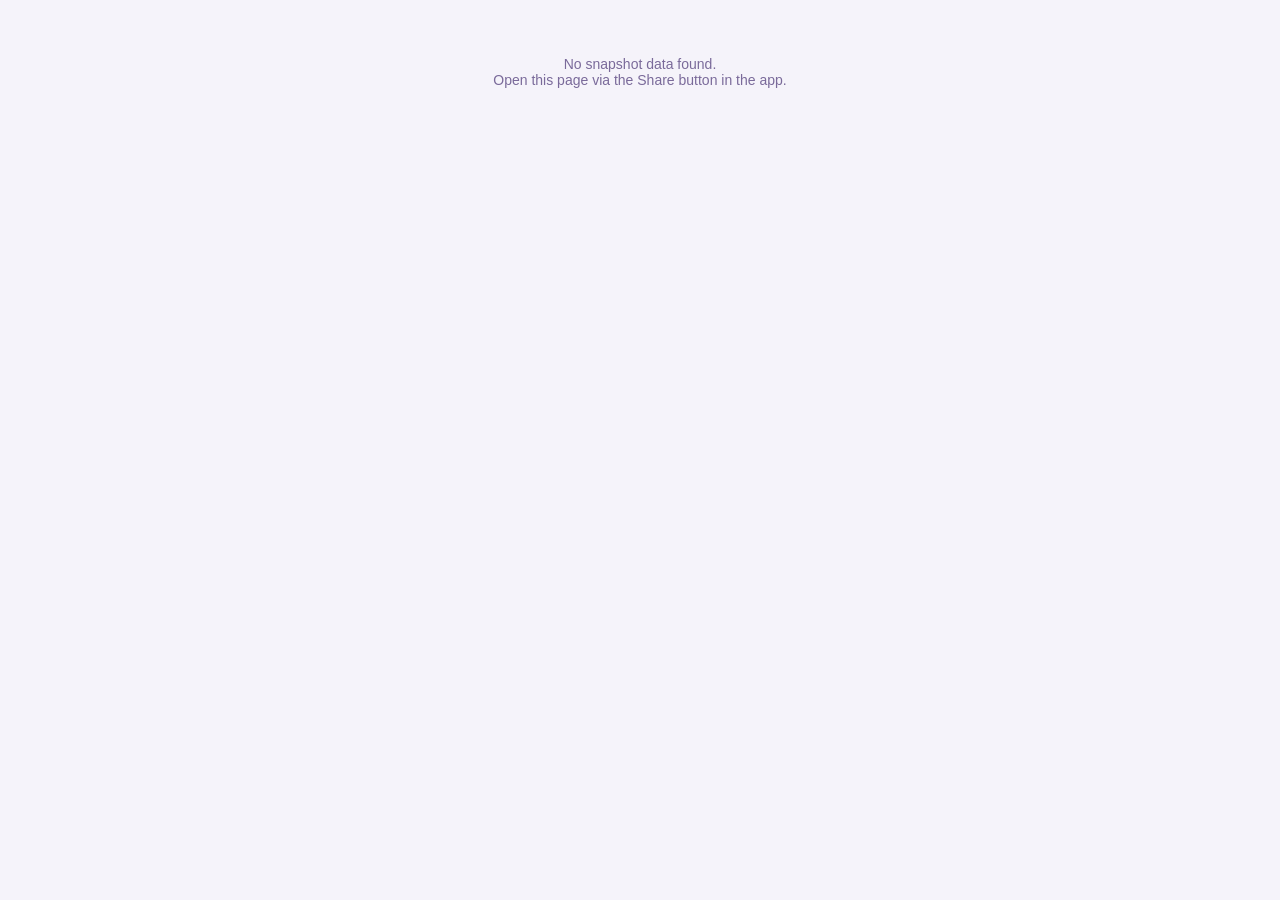
<file: grave cleric/view.html>
<!DOCTYPE html>
<html lang="en">
<head>
<meta charset="UTF-8">
<meta name="viewport" content="width=device-width,initial-scale=1,user-scalable=no">
<title>Grave Cleric — DM View</title>
<meta name="theme-color" content="#4A3275">
<style>
:root{--p:#7B5EA7;--pl:#EEE8F8;--pd:#4A3275;--a:#C4A21B;--al:#FAF0D0;--ad:#6B5000;--t:#1D9E75;--tl:#E1F5EE;--td:#085041;--r:#D85A30;--bg:#F5F3FA;--sf:#FFF;--sv:#F0EBF8;--ol:#DDD5EC;--os:#7A6A9A;--tx:#1a1520;--rr:10px}
*{box-sizing:border-box;margin:0;padding:0}
body{background:var(--bg);color:var(--tx);font-family:-apple-system,BlinkMacSystemFont,'Segoe UI',sans-serif;font-size:15px;padding:16px;max-width:500px;margin:0 auto}
.hero{background:linear-gradient(135deg,var(--pd),var(--p));border-radius:16px;padding:20px;color:#fff;margin-bottom:16px}
.hero-name{font-size:22px;font-weight:700;margin-bottom:3px}
.hero-sub{font-size:13px;opacity:.8}
.hero-deity{font-size:12px;opacity:.65;margin-top:3px}
.hp-row{display:flex;align-items:center;gap:12px;margin-top:12px}
.hp-big{font-size:28px;font-weight:800;line-height:1}
.hp-label{font-size:11px;opacity:.7}
.hp-bar{flex:1;height:8px;border-radius:4px;background:rgba(255,255,255,.25);overflow:hidden}
.hp-fill{height:100%;border-radius:4px;background:#fff;transition:width .3s}
.section{background:var(--sf);border-radius:var(--rr);border:1px solid var(--ol);padding:14px;margin-bottom:12px}
.sec-title{font-size:11px;font-weight:700;text-transform:uppercase;letter-spacing:.7px;color:var(--os);margin-bottom:10px}
.stat-grid{display:grid;grid-template-columns:repeat(3,1fr);gap:8px;margin-bottom:10px}
.stat-box{background:var(--sv);border-radius:8px;padding:8px;text-align:center}
.stat-abbr{font-size:10px;font-weight:700;text-transform:uppercase;color:var(--os)}
.stat-val{font-size:20px;font-weight:700;color:var(--tx)}
.stat-mod{font-size:11px;color:var(--pd);font-weight:700}
.der-grid{display:grid;grid-template-columns:repeat(3,1fr);gap:6px;margin-bottom:10px}
.der-box{background:var(--sv);border-radius:8px;padding:8px;text-align:center}
.der-lbl{font-size:9px;font-weight:700;text-transform:uppercase;color:var(--os);margin-bottom:2px}
.der-val{font-size:16px;font-weight:700;color:var(--tx)}
.res-row{display:flex;align-items:center;gap:8px;padding:6px 0;border-bottom:1px solid var(--sv)}
.res-row:last-child{border-bottom:none}
.res-pips{display:flex;gap:4px;flex:1}
.pip{width:16px;height:16px;border-radius:50%;border:2px solid var(--p)}
.pip.f{background:var(--p)}
.pip.e{background:transparent}
.res-nm{font-size:12px;font-weight:600;width:130px;flex-shrink:0}
.res-ct{font-size:11px;color:var(--os);min-width:30px;text-align:right}
.slot-row{display:flex;align-items:center;gap:8px;padding:5px 0;border-bottom:1px solid var(--sv)}
.slot-row:last-child{border-bottom:none}
.slot-lv{font-size:11px;font-weight:700;background:var(--tl);color:var(--td);border-radius:6px;padding:2px 7px;flex-shrink:0;min-width:32px;text-align:center}
.slot-pips{display:flex;gap:3px;flex:1}
.spip{width:12px;height:12px;border-radius:50%;border:2px solid var(--t);background:var(--t)}
.spip.e{background:transparent}
.slot-ct{font-size:11px;color:var(--os);min-width:28px;text-align:right}
.spell-item{padding:5px 0;border-bottom:1px solid var(--sv);display:flex;align-items:center;gap:8px;font-size:13px}
.spell-item:last-child{border-bottom:none}
.sp-lv{font-size:10px;color:var(--os);width:40px;flex-shrink:0}
.sp-dom{font-size:10px;background:var(--al);color:var(--ad);border-radius:4px;padding:1px 5px;flex-shrink:0}
.conc-bar{background:#FAECE7;border-radius:8px;padding:8px 12px;display:flex;align-items:center;gap:8px;margin-bottom:10px}
.conc-dot{width:10px;height:10px;border-radius:50%;background:var(--r);flex-shrink:0}
.conc-nm{font-size:12px;font-weight:600;color:#4A1B0C}
.badge{display:inline-block;padding:2px 7px;border-radius:10px;font-size:10px;font-weight:600}
.bp{background:var(--pl);color:var(--pd)}
.ba{background:var(--al);color:var(--ad)}
.timestamp{text-align:center;font-size:11px;color:var(--os);margin-top:16px;padding-top:10px;border-top:1px solid var(--ol)}
.err{text-align:center;padding:40px 20px;color:var(--os);font-size:14px}
.sv-row{display:flex;align-items:center;gap:6px;padding:4px 0;border-bottom:1px solid var(--sv);font-size:13px}
.sv-row:last-child{border-bottom:none}
.sv-dot{width:14px;height:14px;border-radius:50%;border:2px solid var(--ol);flex-shrink:0}
.sv-dot.on{background:var(--p);border-color:var(--p)}
</style>
</head>
<body>
<div id="root"><div class="err">Loading...</div></div>
<script>
const mod=v=>Math.floor((v-10)/2);
const fmod=v=>(v>=0?'+':'')+v;
const prof=lv=>lv<5?2:lv<9?3:lv<13?4:lv<17?5:6;
const SLOT_TABLE=[[0,0,0,0,0,0,0,0,0],[2,0,0,0,0,0,0,0,0],[3,0,0,0,0,0,0,0,0],[4,2,0,0,0,0,0,0,0],[4,3,0,0,0,0,0,0,0],[4,3,2,0,0,0,0,0,0],[4,3,3,0,0,0,0,0,0],[4,3,3,1,0,0,0,0,0],[4,3,3,2,0,0,0,0,0],[4,3,3,3,1,0,0,0,0],[4,3,3,3,2,0,0,0,0],[4,3,3,3,2,1,0,0,0],[4,3,3,3,2,1,0,0,0],[4,3,3,3,2,1,1,0,0],[4,3,3,3,2,1,1,0,0],[4,3,3,3,2,1,1,1,0],[4,3,3,3,2,1,1,1,0],[4,3,3,3,2,1,1,1,1],[4,3,3,3,3,1,1,1,1],[4,3,3,3,3,2,1,1,1],[4,3,3,3,3,2,2,1,1]];
const DOMAIN_IDS={1:['bane','false-life'],3:['gentle-repose','ray-of-enfeeblement'],5:['revivify','vampiric-touch'],7:['blight','death-ward'],9:['antilife-shell','raise-dead']};
const SLOT_LABEL=['1st','2nd','3rd','4th','5th','6th','7th','8th','9th'];
const SAVES=['str','dex','con','int','wis','cha'];
const SAVE_N={str:'Strength',dex:'Dexterity',con:'Constitution',int:'Intelligence',wis:'Wisdom',cha:'Charisma'};

function domainIds(lv){
  const s=new Set();
  Object.entries(DOMAIN_IDS).forEach(([r,a])=>{if(lv>=+r)a.forEach(id=>s.add(id));});
  return s;
}
function spellName(id){
  const map={'guidance':'Guidance','sacred-flame':'Sacred Flame','thaumaturgy':'Thaumaturgy','toll-the-dead':'Toll the Dead','spare-the-dying':'Spare the Dying','resistance':'Resistance','word-of-radiance':'Word of Radiance','light':'Light','mending':'Mending','bane':'Bane','false-life':'False Life','bless':'Bless','command':'Command','cure-wounds':'Cure Wounds','detect-magic':'Detect Magic','guiding-bolt':'Guiding Bolt','healing-word':'Healing Word','inflict-wounds':'Inflict Wounds','protection-evil-good':'Prot. from Evil & Good','sanctuary':'Sanctuary','shield-of-faith':'Shield of Faith','gentle-repose':'Gentle Repose','ray-of-enfeeblement':'Ray of Enfeeblement','aid':'Aid','augury':'Augury','blindness-deafness':'Blindness/Deafness','hold-person':'Hold Person','lesser-restoration':'Lesser Restoration','prayer-of-healing':'Prayer of Healing','silence':'Silence','spiritual-weapon':'Spiritual Weapon','warding-bond':'Warding Bond','zone-of-truth':'Zone of Truth','revivify':'Revivify','vampiric-touch':'Vampiric Touch','animate-dead':'Animate Dead','aura-of-vitality':'Aura of Vitality','beacon-of-hope':'Beacon of Hope','bestow-curse':'Bestow Curse','dispel-magic':'Dispel Magic','mass-healing-word':'Mass Healing Word','speak-with-dead':'Speak with Dead','spirit-guardians':'Spirit Guardians','spirit-shroud':'Spirit Shroud','remove-curse':'Remove Curse','blight':'Blight','death-ward':'Death Ward','aura-of-life':'Aura of Life','aura-of-purity':'Aura of Purity','banishment':'Banishment','divination':'Divination','freedom-of-movement':'Freedom of Movement','guardian-of-faith':'Guardian of Faith','antilife-shell':'Antilife Shell','raise-dead':'Raise Dead','circle-of-power':'Circle of Power','commune':'Commune','contagion':'Contagion','dawn':'Dawn','flame-strike':'Flame Strike','greater-restoration':'Greater Restoration','holy-weapon':'Holy Weapon','mass-cure-wounds':'Mass Cure Wounds','scrying':'Scrying','blade-barrier':'Blade Barrier','harm':'Harm','heal':'Heal','heroes-feast':"Heroes' Feast",'sunbeam':'Sunbeam','true-seeing':'True Seeing','word-of-recall':'Word of Recall','divine-word':'Divine Word','etherealness':'Etherealness','fire-storm':'Fire Storm','plane-shift':'Plane Shift','regenerate':'Regenerate','resurrection':'Resurrection','antimagic-field':'Antimagic Field','holy-aura':'Holy Aura','sunburst':'Sunburst','mass-heal':'Mass Heal','true-resurrection':'True Resurrection','gate':'Gate','power-word-heal':'Power Word: Heal'};
  return map[id]||id;
}
function spellLevel(id){
  const lvMap={'guidance':0,'sacred-flame':0,'thaumaturgy':0,'toll-the-dead':0,'spare-the-dying':0,'resistance':0,'word-of-radiance':0,'light':0,'mending':0,'bane':1,'false-life':1,'bless':1,'command':1,'cure-wounds':1,'detect-magic':1,'guiding-bolt':1,'healing-word':1,'inflict-wounds':1,'protection-evil-good':1,'sanctuary':1,'shield-of-faith':1,'gentle-repose':2,'ray-of-enfeeblement':2,'aid':2,'augury':2,'blindness-deafness':2,'hold-person':2,'lesser-restoration':2,'prayer-of-healing':2,'silence':2,'spiritual-weapon':2,'warding-bond':2,'zone-of-truth':2,'revivify':3,'vampiric-touch':3,'animate-dead':3,'aura-of-vitality':3,'beacon-of-hope':3,'bestow-curse':3,'dispel-magic':3,'mass-healing-word':3,'speak-with-dead':3,'spirit-guardians':3,'spirit-shroud':3,'remove-curse':3,'blight':4,'death-ward':4,'aura-of-life':4,'aura-of-purity':4,'banishment':4,'divination':4,'freedom-of-movement':4,'guardian-of-faith':4,'antilife-shell':5,'raise-dead':5,'circle-of-power':5,'commune':5,'contagion':5,'dawn':5,'flame-strike':5,'greater-restoration':5,'holy-weapon':5,'mass-cure-wounds':5,'scrying':5,'blade-barrier':6,'harm':6,'heal':6,'heroes-feast':6,'sunbeam':6,'true-seeing':6,'word-of-recall':6,'divine-word':7,'etherealness':7,'fire-storm':7,'plane-shift':7,'regenerate':7,'resurrection':7,'antimagic-field':8,'holy-aura':8,'sunburst':8,'mass-heal':9,'true-resurrection':9,'gate':9,'power-word-heal':9};
  return lvMap[id]??'?';
}

function render(s){
  const lv=s.lv||1,p=prof(lv);
  const stats=s.stats||{str:10,dex:10,con:12,int:10,wis:16,cha:10};
  const feats=new Set(s.gcFeats||[]);
  const wisBonus=feats.has('asi-wis')?2:0;
  const conBonus=(feats.has('resilient-con')?1:0)+(feats.has('asi-con')?2:0);
  const ew=Math.min(30,stats.wis+wisBonus);
  const ec=Math.min(30,stats.con+conBonus);
  const dc=8+p+mod(ew), atk=fmod(p+mod(ew));
  const mhp=s.maxHpMan>0?s.maxHpMan:(()=>{const c=mod(ec),b=8+c+(lv-1)*(5+c);return b+(feats.has('tough')?2*lv:0);})();
  const curHp=s.curHp??mhp, tmpHp=s.tmpHp||0;
  const pct=Math.max(0,curHp/mhp*100);
  const hpColor=pct>60?'#1D9E75':pct>30?'#C4A21B':'#D85A30';
  const tbl=SLOT_TABLE[Math.min(lv,20)]||[];
  const slots=s.slots||[...tbl];
  const domIds=domainIds(lv);
  const prepared=new Set(s.prepared||[]);
  const cantrips=new Set(s.myCantrips||[]);
  const profSaves=new Set(s.profSaves||['wis','cha']);

  let h='';

  // Hero
  h+=`<div class="hero">
    <div class="hero-name">${s.name||'Cleric'}</div>
    <div class="hero-sub">Lv ${lv} Grave Domain Cleric · ${s.species||'Human'} · ${s.bg||'Acolyte'}</div>
    <div class="hero-deity">☽ ${s.deity||'The Raven Queen'} · ${s.align||'Neutral Good'}</div>
    <div class="hp-row">
      <div><div class="hp-big">${curHp}</div><div class="hp-label">/ ${mhp} HP${tmpHp>0?` (+${tmpHp} THP)`:''}</div></div>
      <div class="hp-bar"><div class="hp-fill" style="width:${pct}%;background:${hpColor}"></div></div>
    </div>
  </div>`;

  // Derived
  h+=`<div class="section"><div class="sec-title">Combat Stats</div>
    <div class="der-grid">
      <div class="der-box"><div class="der-lbl">Spell DC</div><div class="der-val">${dc}</div></div>
      <div class="der-box"><div class="der-lbl">Spell Atk</div><div class="der-val">${atk}</div></div>
      <div class="der-box"><div class="der-lbl">AC</div><div class="der-val">${10+mod(stats.dex)}</div></div>
      <div class="der-box"><div class="der-lbl">Prof</div><div class="der-val">${fmod(p)}</div></div>
      <div class="der-box"><div class="der-lbl">Initiative</div><div class="der-val">${fmod(mod(stats.dex)+(feats.has('alert')?2:0))}</div></div>
      <div class="der-box"><div class="der-lbl">Prepared</div><div class="der-val">${Math.max(1,mod(ew)+lv)}</div></div>
    </div>
  </div>`;

  // Stats
  h+=`<div class="section"><div class="sec-title">Ability Scores</div><div class="stat-grid">`;
  ['str','dex','con','int','wis','cha'].forEach(k=>{
    const eff=k==='wis'?ew:k==='con'?ec:stats[k];
    h+=`<div class="stat-box"><div class="stat-abbr">${k.toUpperCase()}</div><div class="stat-val">${stats[k]}</div><div class="stat-mod">${fmod(mod(eff))}</div></div>`;
  });
  h+=`</div></div>`;

  // Saving throws
  h+=`<div class="section"><div class="sec-title">Saving Throws</div>`;
  SAVES.forEach(k=>{
    const eff=k==='wis'?ew:k==='con'?ec:stats[k];
    const pro=profSaves.has(k),val=mod(eff)+(pro?p:0);
    h+=`<div class="sv-row"><div class="sv-dot${pro?' on':''}"></div><span style="flex:1">${SAVE_N[k]}</span><span style="font-weight:700;color:${pro?'var(--p)':'var(--os)'}">${fmod(val)}</span></div>`;
  });
  h+=`</div>`;

  // Resources
  const cdMax=lv>=18?4:lv>=6?3:lv>=2?2:0;
  const eyesMax=Math.max(1,mod(ew));
  const sentMax=Math.max(1,mod(ew));
  h+=`<div class="section"><div class="sec-title">Resources</div>`;
  if(s.concSpell){
    h+=`<div class="conc-bar"><div class="conc-dot"></div><span class="conc-nm">🌀 Concentrating: ${s.concSpell}</span></div>`;
  }
  const resources=[
    {n:'Channel Divinity',max:cdMax,used:s.cdUsed||0,show:lv>=2},
    {n:'Eyes of the Grave',max:eyesMax,used:s.eyesUsed||0,show:true},
    {n:"Sentinel at Death's Door",max:sentMax,used:s.sentinelUsed||0,show:lv>=6},
    {n:'Divine Intervention',max:1,used:s.divIntUsed?1:0,show:lv>=10},
    {n:'Lucky',max:3,used:s.luckyUsed||0,show:feats.has('lucky')},
  ];
  resources.filter(r=>r.show&&r.max>0).forEach(r=>{
    const pips=Array.from({length:r.max},(_,i)=>`<div class="pip${i<r.used?' e':' f'}"></div>`).join('');
    h+=`<div class="res-row"><span class="res-nm">${r.n}</span><div class="res-pips">${pips}</div><span class="res-ct">${r.max-r.used}/${r.max}</span></div>`;
  });
  h+=`</div>`;

  // Spell Slots
  h+=`<div class="section"><div class="sec-title">Spell Slots</div>`;
  for(let i=0;i<9;i++){
    const tot=tbl[i];if(!tot)continue;
    const cur=slots[i]??tot;
    const pips=Array.from({length:tot},(_,j)=>`<div class="spip${j<cur?'':' e'}"></div>`).join('');
    h+=`<div class="slot-row"><span class="slot-lv">${SLOT_LABEL[i]}</span><div class="slot-pips">${pips}</div><span class="slot-ct">${cur}/${tot}</span></div>`;
  }
  h+=`</div>`;

  // Spells
  const allSpells=[...cantrips,...[...domIds].filter(id=>!cantrips.has(id)),...[...prepared].filter(id=>!domIds.has(id))];
  if(allSpells.length){
    h+=`<div class="section"><div class="sec-title">Spells</div>`;
    allSpells.sort((a,b)=>spellLevel(a)-spellLevel(b)).forEach(id=>{
      const isDom=domIds.has(id);
      const lvl=spellLevel(id);
      h+=`<div class="spell-item">
        <span class="sp-lv">${lvl===0?'Cantrip':SLOT_LABEL[lvl-1]}</span>
        <span style="flex:1">${spellName(id)}</span>
        ${isDom?'<span class="sp-dom">☽ Domain</span>':''}
      </div>`;
    });
    h+=`</div>`;
  }

  // Timestamp
  const ts=s.ts?new Date(s.ts*1000||s.ts).toLocaleString():new Date().toLocaleString();
  h+=`<div class="timestamp">⏱ Snapshot: ${ts}</div>`;

  g('root').innerHTML=h;
}

function g(id){return document.getElementById(id);}
window.addEventListener('load',()=>{
  const params=new URLSearchParams(location.search);
  const d=params.get('d');
  if(!d){g('root').innerHTML='<div class="err">No snapshot data found.<br>Open this page via the Share button in the app.</div>';return;}
  try{
    const json=decodeURIComponent(escape(atob(decodeURIComponent(d))));
    render(JSON.parse(json));
  }catch(e){
    g('root').innerHTML='<div class="err">Could not load snapshot.<br>Try sharing again from the app.</div>';
    console.error(e);
  }
});
</script>
</body>
</html>
</file>
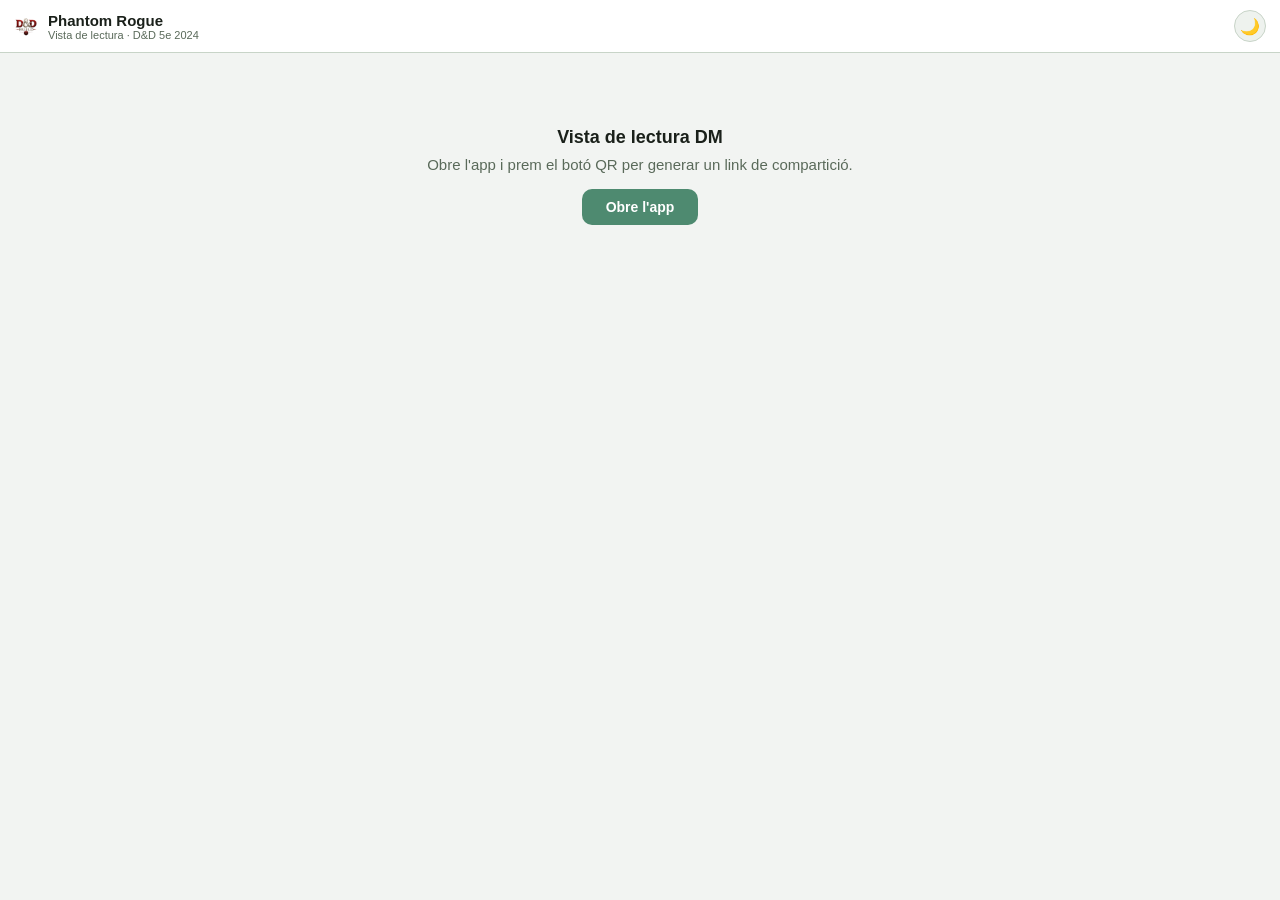
<file: rogue/view.html>
<!DOCTYPE html>
<html lang="ca">
<head>
<meta charset="UTF-8">
<meta name="viewport" content="width=device-width,initial-scale=1,user-scalable=no">
<title>D&D · Phantom Rogue — Vista DM</title>
<meta name="theme-color" content="#4E8A70">
<style>
:root{
  --p:#4E8A70;--pl:#E8F4EF;--pd:#2A5C48;
  --t:#7A5E8A;--tl:#EDE8F4;--td:#4A3060;
  --a:#8B6B30;--al:#F4EDD8;--ad:#5C4018;
  --r:#C44830;--rl:#FAE8E4;
  --bg:#F2F4F2;--sf:#FFF;--sv:#EEF2EE;
  --ol:#C8D4C8;--os:#5A6A5A;--rr:10px;
  --tx:#1A201A;
}
body.dark{
  --pl:#182A22;--pd:#88C4A8;
  --tl:#1E1828;--td:#B090D0;
  --al:#221800;--ad:#C8A050;
  --rl:#280C08;
  --bg:#0E120E;--sf:#181E18;--sv:#202820;
  --ol:#2A3A2A;--os:#809080;--tx:#DCE8DC;
}
*{box-sizing:border-box;margin:0;padding:0;-webkit-tap-highlight-color:transparent}
html,body{min-height:100%;background:var(--bg);color:var(--tx);font-family:-apple-system,BlinkMacSystemFont,'Segoe UI',sans-serif;font-size:15px}

.topbar{background:var(--sf);border-bottom:1px solid var(--ol);display:flex;align-items:center;padding:10px 14px;gap:10px}
.topbar img.logo{height:24px;object-fit:contain}
.tb-info{flex:1;min-width:0}
.tb-name{font-size:15px;font-weight:700;color:var(--tx)}
.tb-sub{font-size:11px;color:var(--os)}
.tb-dark{width:32px;height:32px;border-radius:50%;border:1px solid var(--ol);background:var(--sv);display:flex;align-items:center;justify-content:center;cursor:pointer;font-size:16px;flex-shrink:0}

.wrap{max-width:520px;margin:0 auto;padding:14px 12px 40px}

.hero-card{background:var(--sf);border:2px solid var(--p);border-radius:14px;padding:16px;margin-bottom:14px;display:flex;align-items:center;gap:14px}
.hero-badge{background:var(--p);color:#fff;font-size:10px;font-weight:700;padding:3px 10px;border-radius:20px;display:inline-block;margin-bottom:4px}
.hero-name{font-size:22px;font-weight:800;line-height:1.1}
.hero-sub{font-size:12px;color:var(--os);margin-top:3px}
.hero-id-pill{display:inline-block;background:var(--pl);color:var(--pd);border:1px solid var(--p);border-radius:20px;padding:3px 10px;font-size:12px;font-weight:700;margin-top:6px}

.sec{background:var(--sf);border:1px solid var(--ol);border-radius:var(--rr);padding:12px 14px;margin-bottom:10px}
.sec-lbl{font-size:10px;font-weight:700;text-transform:uppercase;letter-spacing:.7px;color:var(--os);margin-bottom:8px}

/* STATS GRID */
.stat-row{display:grid;grid-template-columns:repeat(6,1fr);gap:5px;margin-bottom:5px}
.st-box{background:var(--sv);border-radius:8px;border:1px solid var(--ol);padding:5px 2px;text-align:center}
.st-abbr{font-size:9px;font-weight:700;text-transform:uppercase;color:var(--os)}
.st-val{font-size:18px;font-weight:700;line-height:1.1}
.st-mod{font-size:10px;color:var(--pd);font-weight:700}

/* DERIVED ROW */
.der-row{display:grid;grid-template-columns:repeat(4,1fr);gap:5px;margin-top:8px}
.db{background:var(--sv);border-radius:8px;border:1px solid var(--ol);padding:6px 3px;text-align:center}
.db-lbl{font-size:8px;font-weight:700;text-transform:uppercase;color:var(--os);margin-bottom:2px}
.db-val{font-size:15px;font-weight:700}

/* HP BAR */
.hp-area{display:flex;align-items:center;gap:10px;margin-bottom:8px}
.hp-nums{font-size:28px;font-weight:700;line-height:1;flex-shrink:0}
.hp-bar-wrap{flex:1}
.hp-bar{height:10px;border-radius:5px;background:var(--ol);overflow:hidden;margin-bottom:3px}
.hp-fill{height:100%;border-radius:5px;background:var(--p);transition:width .3s}
.hp-fill.lo{background:var(--r)}
.hp-fill.md{background:#E8A020}
.hp-lbl{font-size:10px;color:var(--os)}

/* WAILS PIPS */
.pips-row{display:flex;gap:6px;flex-wrap:wrap;margin:6px 0}
.pip{width:22px;height:22px;border-radius:50%;border:2px solid var(--p);background:var(--p)}
.pip.empty{background:transparent}

/* SKILLS */
.sk-item{display:flex;align-items:center;gap:6px;padding:4px 0;border-bottom:1px solid var(--sv)}
.sk-badge{font-size:9px;font-weight:700;padding:1px 5px;border-radius:10px;background:var(--pl);color:var(--pd);flex-shrink:0}
.sk-badge.exp{background:var(--tl);color:var(--td)}
.sk-name{flex:1;font-size:13px}
.sk-stat{font-size:10px;color:var(--os);width:26px;text-align:center;flex-shrink:0}
.sk-val{font-size:14px;font-weight:700;color:var(--p);width:30px;text-align:right;flex-shrink:0}

/* SAVES */
.sv-item{display:flex;align-items:center;gap:8px;padding:4px 0;border-bottom:1px solid var(--sv)}
.sv-dot{width:14px;height:14px;border-radius:50%;border:2px solid var(--ol);flex-shrink:0}
.sv-dot.on{background:var(--p);border-color:var(--p)}
.sv-name{flex:1;font-size:13px}
.sv-val{font-size:14px;font-weight:700;color:var(--p)}

/* FEATS */
.feat-chip{display:inline-flex;align-items:center;gap:4px;background:var(--pl);color:var(--pd);border:1px solid var(--p);border-radius:20px;padding:5px 11px;font-size:12px;font-weight:600;margin:3px}

/* WHISPERS */
.whisp-box{border-radius:8px;padding:8px 10px;border:1px solid var(--ol);background:var(--sv);margin-top:6px}
.whisp-box.active{border-color:var(--p);background:var(--pl)}
.whisp-status{font-size:12px;font-weight:600;color:var(--os)}
.whisp-status.active{color:var(--pd)}

.ts{font-size:11px;color:var(--os);text-align:center;margin-top:16px}
.error-state{text-align:center;padding:60px 20px;color:var(--os)}
.error-state h2{font-size:18px;margin-bottom:8px;color:var(--tx)}
.back-btn{display:inline-block;margin-top:16px;padding:10px 24px;border-radius:10px;background:var(--p);color:#fff;font-weight:700;text-decoration:none;font-size:14px}

.ver-badge{display:flex;align-items:center;justify-content:center;gap:6px;background:var(--sv);border:1px solid var(--ol);border-radius:8px;padding:6px 10px;font-size:11px;color:var(--os);margin-bottom:14px}
.ver-badge img{width:16px;height:16px;object-fit:contain;opacity:.6}

/* IDENTITATS */
.ids-grid{display:flex;gap:8px;flex-wrap:wrap;margin-bottom:2px}
.id-form{flex:1;min-width:110px;border-radius:10px;border:2px solid var(--ol);background:var(--sv);padding:10px 10px 8px;transition:all .15s}
.id-form.active-form{border-color:var(--p);background:var(--pl)}
.id-form-icon{font-size:22px;margin-bottom:4px}
.id-form-name{font-size:13px;font-weight:700;color:var(--tx)}
.id-form.active-form .id-form-name{color:var(--pd)}
.id-form-badge{font-size:9px;font-weight:700;padding:1px 6px;border-radius:10px;background:var(--p);color:#fff;display:inline-block;margin-top:3px;margin-bottom:4px}
.id-form-notes{font-size:11px;color:var(--os);line-height:1.4;margin-top:4px;font-style:italic}
</style>
</head>
<body>

<div class="topbar">
  <img class="logo" src="../logo.png" alt="">
  <div class="tb-info">
    <div class="tb-name" id="tb-name">Phantom Rogue</div>
    <div class="tb-sub">Vista de lectura · D&D 5e 2024</div>
  </div>
  <div class="tb-dark" onclick="toggleDark()" title="Dark mode">🌙</div>
</div>

<div class="wrap" id="main-wrap">
  <div class="error-state" id="error-state" style="display:none">
    <h2>No s'ha pogut carregar el personatge</h2>
    <p>Assegura't d'escanejar el QR correctament.</p>
    <a class="back-btn" href="preview.html">Obre l'app</a>
  </div>
  <div id="content" style="display:none">
    <!-- Hero -->
    <div class="hero-card" id="hero-card"></div>

    <!-- Verified badge -->
    <div class="ver-badge">
      <img src="../icons/d20.png" alt="">
      <span>Phantom Rogue · Changeling · D&D 5e 2024</span>
    </div>

    <!-- Identitats / Formes -->
    <div class="sec" id="sec-ids"></div>

    <!-- HP + Wails -->
    <div class="sec" id="sec-hp"></div>

    <!-- Stats -->
    <div class="sec" id="sec-stats"></div>

    <!-- Skills (proficient) -->
    <div class="sec" id="sec-skills"></div>

    <!-- Saving Throws -->
    <div class="sec" id="sec-saves"></div>

    <!-- Feats & Whispers -->
    <div class="sec" id="sec-misc"></div>

    <div class="ts" id="ts-lbl"></div>
  </div>
</div>

<script>
const SKILLS_LIST=[
  {name:"Acrobatics",stat:"dex"},{name:"Animal Handling",stat:"wis"},{name:"Arcana",stat:"int_"},
  {name:"Athletics",stat:"str"},{name:"Deception",stat:"cha"},{name:"History",stat:"int_"},
  {name:"Insight",stat:"wis"},{name:"Intimidation",stat:"cha"},{name:"Investigation",stat:"int_"},
  {name:"Medicine",stat:"wis"},{name:"Nature",stat:"int_"},{name:"Perception",stat:"wis"},
  {name:"Performance",stat:"cha"},{name:"Persuasion",stat:"cha"},{name:"Religion",stat:"int_"},
  {name:"Sleight of Hand",stat:"dex"},{name:"Stealth",stat:"dex"},{name:"Survival",stat:"wis"},
];
const SAVES_LIST=[
  {id:"str",name:"Strength"},{id:"dex",name:"Dexterity"},
  {id:"con",name:"Constitution"},{id:"int_",name:"Intelligence"},
  {id:"wis",name:"Wisdom"},{id:"cha",name:"Charisma"},
];
const STAT_KEYS=['str','dex','con','int_','wis','cha'];
const STAT_ABBR=['STR','DEX','CON','INT','WIS','CHA'];

function getMod(val){ return Math.floor((val-10)/2); }
function fmtMod(v){ return v>=0?'+'+v:''+v; }
function g(id){ return document.getElementById(id); }

let darkMode=window.matchMedia('(prefers-color-scheme:dark)').matches;
function applyDark(){ document.body.classList.toggle('dark',darkMode); }
function toggleDark(){ darkMode=!darkMode; applyDark(); }
applyDark();

function decode(raw){
  try{ return JSON.parse(decodeURIComponent(escape(atob(decodeURIComponent(raw))))); }
  catch(e){ return null; }
}

function render(d){
  // Profbonus from level
  const lv=d.lv||1;
  const prof=lv>=17?6:lv>=13?5:lv>=9?4:lv>=5?3:2;
  const stats=d.st||[10,10,10,10,10,10];
  const mods=stats.map(getMod);
  const skillP=new Set(d.skillP||[]);
  const skillE=new Set(d.skillE||[]);
  const saves=new Set(d.saves||[]);

  // Topbar
  g('tb-name').textContent=(d.n||d.id||'Rogue')+' · '+d.id;

  // Hero
  const dex=mods[1], wis=mods[4];
  const ac=10+dex;
  const init=dex;
  const passive=10+wis+(skillP.has('Perception')?prof*(skillE.has('Perception')?2:1):0);
  const sneakDice=Math.ceil(lv/2);
  g('hero-card').innerHTML=`
    <div style="flex:1;min-width:0">
      <div class="hero-badge">Phantom Rogue Lv${lv}</div>
      <div class="hero-name">${d.n||d.id||'Personatge'}</div>
      <div class="hero-sub">${[d.bg,d.al,d.age?d.age+' anys':''].filter(Boolean).join(' · ')||'Changeling'}</div>
      <span class="hero-id-pill">🎭 ${d.id||'???'}</span>
    </div>
    <div style="text-align:right;flex-shrink:0">
      <div style="font-size:10px;font-weight:700;text-transform:uppercase;color:var(--os)">AC / Init</div>
      <div style="font-size:26px;font-weight:800;color:var(--p)">${ac}</div>
      <div style="font-size:13px;color:var(--os)">${fmtMod(init)} Init</div>
    </div>`;

  // Identitats (Changeling forms)
  const allIds=d.ids||[{n:d.id||'???',notes:''}];
  const activeIdx=d.activeIdx??0;
  const ID_ICONS=['⚔️','🎵','👤','🌟','🌿','🔮'];
  g('sec-ids').innerHTML=`
    <div class="sec-lbl">FORMES · CHANGELING (${allIds.length})</div>
    <div class="ids-grid">
      ${allIds.map((id,i)=>{
        const isActive=i===activeIdx;
        return `<div class="id-form${isActive?' active-form':''}">
          <div class="id-form-icon">${ID_ICONS[i]||'🎭'}</div>
          <div class="id-form-name">${id.n||'???'}</div>
          ${isActive?'<span class="id-form-badge">ACTIVA</span>':''}
          ${id.notes?`<div class="id-form-notes">${id.notes}</div>`:''}
        </div>`;
      }).join('')}
    </div>`;

  // HP + Wails
  const curHp=d.h??d.mh??'?';
  const maxHp=d.mh||1;
  const pct=Math.max(0,Math.min(100,(curHp/maxHp)*100));
  const hpColor=pct<=25?'lo':pct<=50?'md':'';
  const wUsed=d.wails?.[0]||0;
  const wMax=d.wails?.[1]||prof;
  const wLeft=wMax-wUsed;
  const wDice=Math.ceil(sneakDice/2);
  const wPips=Array.from({length:wMax},(_,i)=>
    `<div class="pip${i<wUsed?' empty':''}"></div>`
  ).join('');
  g('sec-hp').innerHTML=`
    <div class="sec-lbl">RECURSOS DE COMBAT</div>
    <div class="hp-area">
      <div class="hp-nums" style="color:${pct<=25?'var(--r)':pct<=50?'#E8A020':'var(--tx)'}">${curHp}<span style="font-size:14px;color:var(--os)">/${maxHp}</span></div>
      <div class="hp-bar-wrap">
        <div class="hp-bar"><div class="hp-fill ${hpColor}" style="width:${pct}%"></div></div>
        <div class="hp-lbl">Hit Points</div>
      </div>
    </div>
    <div style="display:grid;grid-template-columns:repeat(3,1fr);gap:7px;margin-bottom:8px">
      <div class="db"><div class="db-lbl">Sneak Atk</div><div class="db-val">${sneakDice}d6</div></div>
      <div class="db"><div class="db-lbl">Wails</div><div class="db-val">${wLeft}/${wMax}</div></div>
      <div class="db"><div class="db-lbl">Wails dmg</div><div class="db-val" style="font-size:12px">${wDice}d6 🩸</div></div>
    </div>
    <div style="font-size:10px;font-weight:700;text-transform:uppercase;color:var(--os);margin-bottom:4px">WAILS FROM THE GRAVE</div>
    <div class="pips-row">${wPips}</div>
    <div style="font-size:11px;color:var(--os)">Usos restants: ${wLeft} · Recupera en Long Rest</div>`;

  // Stats
  const statBoxes=STAT_KEYS.map((k,i)=>`
    <div class="st-box">
      <div class="st-abbr">${STAT_ABBR[i]}</div>
      <div class="st-val">${stats[i]}</div>
      <div class="st-mod">${fmtMod(mods[i])}</div>
    </div>`).join('');
  const der2=`
    <div class="db"><div class="db-lbl">Prof</div><div class="db-val">${fmtMod(prof)}</div></div>
    <div class="db"><div class="db-lbl">AC</div><div class="db-val">${ac}</div></div>
    <div class="db"><div class="db-lbl">Init</div><div class="db-val">${fmtMod(init)}</div></div>
    <div class="db"><div class="db-lbl">Pass. Perc</div><div class="db-val">${passive}</div></div>`;
  g('sec-stats').innerHTML=`
    <div class="sec-lbl">ESTADÍSTIQUES</div>
    <div class="stat-row">${statBoxes}</div>
    <div class="der-row">${der2}</div>`;

  // Skills (proficient only, sorted by value)
  const profSkills=SKILLS_LIST
    .filter(sk=>skillP.has(sk.name))
    .map(sk=>{
      const idx=STAT_KEYS.indexOf(sk.stat);
      const haE=skillE.has(sk.name);
      const val=mods[idx>=0?idx:1]+prof*(haE?2:1);
      return {...sk,val,haE};
    })
    .sort((a,b)=>b.val-a.val);
  g('sec-skills').innerHTML=`
    <div class="sec-lbl">HABILITATS AMB COMPETÈNCIA</div>
    ${profSkills.length?profSkills.map(sk=>`
      <div class="sk-item">
        <span class="sk-badge${sk.haE?' exp':''}">${sk.haE?'E':'P'}</span>
        <span class="sk-name">${sk.name}</span>
        <span class="sk-stat">${sk.stat.replace('_','').toUpperCase().slice(0,3)}</span>
        <span class="sk-val">${fmtMod(sk.val)}</span>
      </div>`).join('')
    :'<p style="font-size:13px;color:var(--os)">Cap habilitat seleccionada.</p>'}`;

  // Saving Throws
  g('sec-saves').innerHTML=`
    <div class="sec-lbl">TIRADES DE SALVACIÓ</div>
    ${SAVES_LIST.map((sv,i)=>{
      const idx=STAT_KEYS.indexOf(sv.id);
      const on=saves.has(sv.id);
      const val=mods[idx>=0?idx:0]+(on?prof:0);
      return `<div class="sv-item">
        <div class="sv-dot${on?' on':''}"></div>
        <div class="sv-name">${sv.name}</div>
        <div class="sv-val">${fmtMod(val)}</div>
      </div>`;
    }).join('')}`;

  // Feats + Whispers
  const feats=d.feats||[];
  const whispOn=d.whispOn||false;
  const whisp=d.whisp||'';
  g('sec-misc').innerHTML=`
    <div class="sec-lbl">FEATS</div>
    <div style="margin-bottom:10px">
      ${feats.length?feats.map(f=>`<span class="feat-chip">✦ ${f}</span>`).join('')
      :'<span style="font-size:13px;color:var(--os)">Cap feat seleccionat.</span>'}
    </div>
    <div class="sec-lbl">WHISPERS OF THE DEAD</div>
    <div class="whisp-box${whispOn?' active':''}">
      <div class="whisp-status${whispOn?' active':''}">
        ${whispOn?'✓ ACTIU'+(whisp?' — '+whisp:''):'Inactiu'}
      </div>
      <div style="font-size:11px;color:var(--os);margin-top:3px">Competència de fantasma · Recupera: Short/Long Rest</div>
    </div>`;

  // Timestamp
  const ts=d.ts?new Date(d.ts*1000).toLocaleString('ca-ES',{day:'2-digit',month:'2-digit',hour:'2-digit',minute:'2-digit'}):'';
  g('ts-lbl').textContent=ts?`Instantània: ${ts}`:'';
}

// ── INIT ─────────────────────────────────────────────────
const params=new URLSearchParams(location.search);
const raw=params.get('d');
if(raw){
  const data=decode(raw);
  if(data){
    g('content').style.display='';
    render(data);
  } else {
    g('error-state').style.display='';
  }
} else {
  // No data — show open app button
  g('error-state').innerHTML=`
    <h2>Vista de lectura DM</h2>
    <p>Obre l'app i prem el botó QR per generar un link de compartició.</p>
    <a class="back-btn" href="preview.html">Obre l'app</a>`;
  g('error-state').style.display='';
}
</script>
</body>
</html>
</file>
